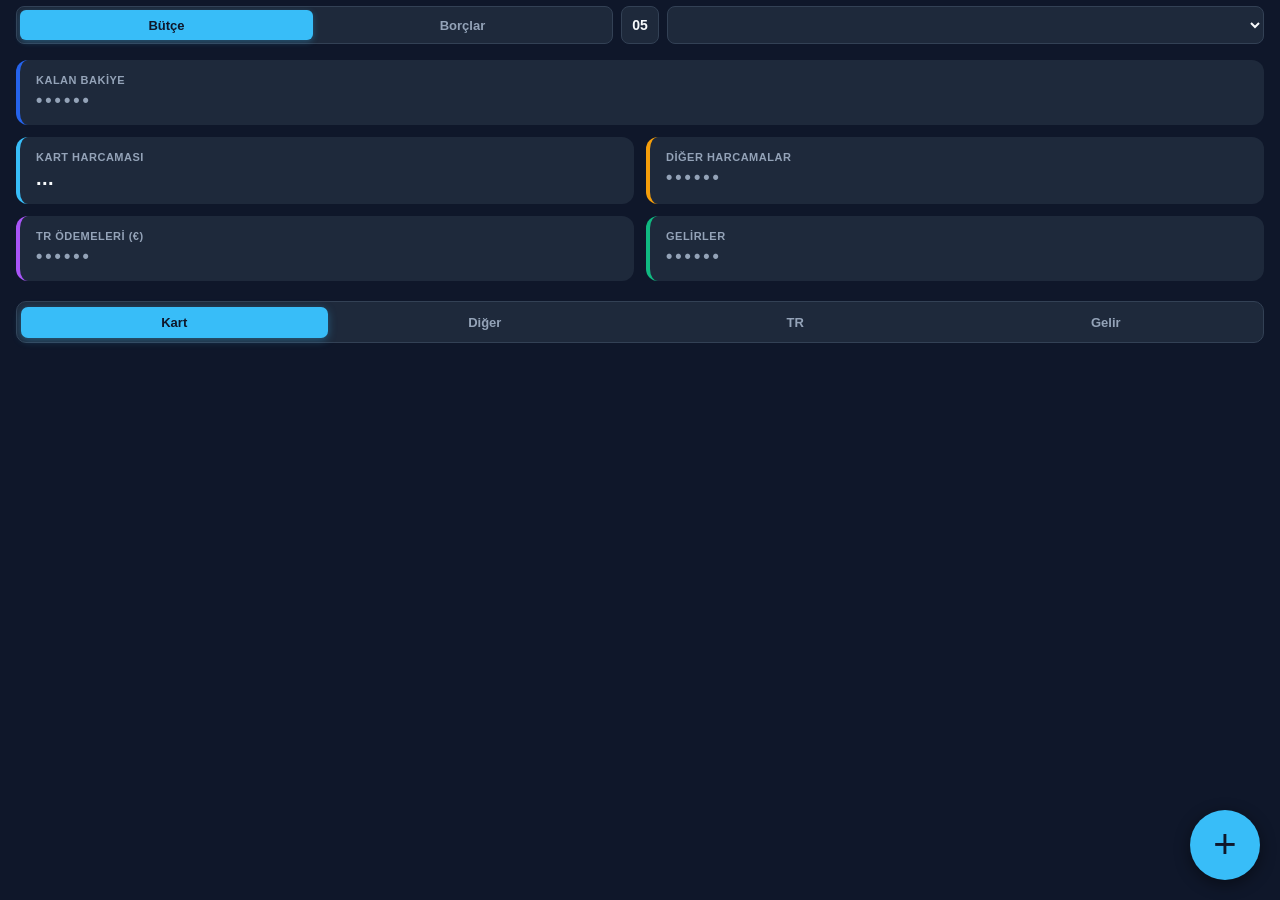
<file: index.html>
<!DOCTYPE html>
<html lang="tr">
<head>
  <meta charset="UTF-8">
  <meta name="viewport" content="width=device-width, initial-scale=1.0, maximum-scale=1.0, user-scalable=no, viewport-fit=cover">
  <meta name="apple-mobile-web-app-capable" content="yes">
  <meta name="apple-mobile-web-app-status-bar-style" content="black">
  <meta name="theme-color" content="#0f172a">
  <meta name="apple-mobile-web-app-title" content="Harcama Takip">
  
  <meta http-equiv="Cache-Control" content="no-cache, no-store, must-revalidate">
  <meta http-equiv="Pragma" content="no-cache">
  <meta http-equiv="Expires" content="0">

  <link rel="apple-touch-icon" href="./icon.png">
  <link rel="icon" type="image/png" href="./icon.png">

  <title>Harcama & Borç Takip</title>
  <style>
    :root {
      --bg: #0f172a;
      --card-bg: #1e293b;
      --accent: #38bdf8;
      --primary-blue: #2563eb;
      --text: #f8fafc;
      --text-dim: #94a3b8;
      --border: #334155;
      --green: #10b981;
      --red: #f43f5e;
      --orange: #f59e0b;
      --purple: #a855f7;
    }
    * { 
      box-sizing: border-box; 
      font-family: -apple-system, BlinkMacSystemFont, "Segoe UI", Roboto, sans-serif; 
      margin: 0; 
      padding: 0; 
      -webkit-tap-highlight-color: transparent;
      -webkit-touch-callout: none;
      -webkit-user-select: none;
      user-select: none;
    }

    input, textarea {
      -webkit-user-select: text !important;
      user-select: text !important;
      -webkit-touch-callout: default !important;
    }

    ::-webkit-scrollbar { display: none; }
    * { -ms-overflow-style: none; scrollbar-width: none; }

    html {
      background-color: var(--bg);
      margin: 0;
      padding: 0;
    }
    
    body { 
      background-color: var(--bg);
      color: var(--text); 
      padding-top: env(safe-area-inset-top, 0px);
      padding-left: 16px;
      padding-right: 16px;
      padding-bottom: 24px;
      margin: 0;
      min-height: 100vh;
    }

    body.modal-open {
      overflow: hidden !important;
      touch-action: none !important;
    }

    #appContent {
      transition: transform 0.2s ease-out;
      will-change: transform;
    }

    /* iOS 27 ÜST BLUR ÇÖZÜMÜ: ekranın en üstünde, opak, sabit, en az 6px yüksek ve geniş şerit.
       pointer-events:none KULLANMA (iOS'un şeridi görmesini engelleyebilir). */
    .ios-top-strip {
      position: fixed;
      top: 0;
      left: 0;
      right: 0;
      height: 6px;
      background-color: var(--bg);
      z-index: 151;
    }

    .status-bar-shield {
      display: none;
      position: fixed;
      top: 0;
      left: 0;
      right: 0;
      height: max(8px, env(safe-area-inset-top, 0px));
      background-color: var(--bg);
      z-index: 150;
    }

    #pullIndicator {
      position: fixed;
      top: calc(max(8px, env(safe-area-inset-top, 0px)) + 15px);
      left: 50%;
      transform: translateX(-50%) scale(0);
      background: var(--card-bg);
      border: 2px solid var(--accent);
      color: var(--accent);
      width: 52px;
      height: 52px;
      border-radius: 50%;
      display: flex;
      align-items: center;
      justify-content: center;
      font-size: 26px;
      font-weight: bold;
      z-index: 200;
      opacity: 0;
      box-shadow: 0 8px 24px rgba(0, 0, 0, 0.7);
      pointer-events: none;
      transition: transform 0.2s cubic-bezier(0.175, 0.885, 0.32, 1.275), opacity 0.2s ease;
    }
    .rotating { animation: spin 0.7s linear infinite !important; }
    @keyframes spin { 
      0% { transform: translateX(-50%) rotate(0deg); }
      100% { transform: translateX(-50%) rotate(360deg); }
    }

    .header { 
      display: grid; 
      grid-template-columns: 1fr 1fr; 
      gap: 12px; 
      margin-bottom: 16px; 
      padding-top: 6px; 
      align-items: center; 
    }

    .module-switcher {
      display: flex;
      background: var(--card-bg);
      border: 1px solid var(--border);
      border-radius: 8px;
      padding: 3px;
      gap: 3px;
      width: 100%;
      height: 38px;
    }
    .mod-btn {
      flex: 1;
      padding: 0;
      border: none;
      background: transparent;
      color: var(--text-dim);
      font-size: 13px;
      font-weight: 600;
      border-radius: 6px;
      cursor: pointer;
      display: flex;
      align-items: center;
      justify-content: center;
      transition: all 0.2s ease;
    }
    .mod-btn#modBudget.active {
      background: var(--accent);
      color: #0f172a;
      box-shadow: 0 2px 6px rgba(56, 189, 248, 0.3);
    }

    /* AJANDA (GÜN) BUTONU SEÇİLİ DURUMU (BÜTÇE İLE BİREBİR AYNI STİL) */
    #btnTimelineView.active {
      background: var(--accent) !important;
      color: #0f172a !important;
      border-color: var(--accent) !important;
      box-shadow: 0 2px 6px rgba(56, 189, 248, 0.35) !important;
    }
    
    .mod-btn#modDebts.active {
      background: var(--orange);
      color: #0f172a;
      box-shadow: 0 2px 6px rgba(245, 158, 11, 0.3);
    }

    select.sheet-select { 
      width: 100%; 
      height: 38px; 
      background: var(--card-bg); 
      color: var(--text); 
      border: 1px solid var(--border); 
      padding: 0 10px; 
      border-radius: 8px; 
      font-size: 13px; 
      font-weight: 600; 
      outline: none; 
      text-align: center; 
      transition: all 0.25s ease; 
    }

    select.sheet-select.past-month-warning {
      border: 2px solid var(--orange) !important;
      color: var(--orange) !important;
      background: rgba(245, 158, 11, 0.12) !important;
      box-shadow: 0 0 10px rgba(245, 158, 11, 0.25);
    }
    select.sheet-select.next-month-theme {
      border: 2px solid var(--purple) !important;
      color: var(--purple) !important;
      background: rgba(168, 85, 247, 0.12) !important;
      box-shadow: 0 0 10px rgba(168, 85, 247, 0.25);
    }

    .past-month-banner-container {
      display: none;
      justify-content: center;
      align-items: center;
      margin-bottom: 12px;
      animation: fadeIn 0.25s ease;
    }
    .past-month-banner-pill {
      background: rgba(245, 158, 11, 0.15);
      border: 1px solid var(--orange);
      color: var(--orange);
      padding: 6px 14px;
      border-radius: 20px;
      font-size: 12px;
      font-weight: 700;
      display: inline-flex;
      align-items: center;
      gap: 6px;
      cursor: pointer;
      box-shadow: 0 2px 8px rgba(245, 158, 11, 0.2);
    }
    .past-month-banner-pill.next-theme {
      background: rgba(168, 85, 247, 0.15) !important;
      border: 1px solid var(--purple) !important;
      color: var(--purple) !important;
      box-shadow: 0 2px 8px rgba(168, 85, 247, 0.2) !important;
    }
    .past-month-banner-pill:active {
      transform: scale(0.97);
      opacity: 0.85;
    }

    .summary-grid { display: grid; grid-template-columns: 1fr 1fr; gap: 12px; margin-bottom: 20px; }
    
    .summary-card { 
      background: var(--card-bg); 
      padding: 14px 16px; 
      border-radius: 12px; 
      border-left: 4px solid transparent; 
    }
    
    .summary-card.rem { grid-column: span 2; border-left-color: var(--primary-blue); }
    .summary-card.card-exp { border-left-color: var(--accent); cursor: pointer; transition: transform 0.1s, opacity 0.1s; }
    .summary-card.card-exp:active { transform: scale(0.98); opacity: 0.85; }
    .summary-card.manual-exp { border-left-color: var(--orange); }
    .summary-card.tr-exp { border-left-color: var(--purple); }
    .summary-card.income { border-left-color: var(--green); }
    
    .summary-card.debt-net { grid-column: span 2; border-left-color: var(--accent); }
    .summary-card.debt-give { border-left-color: var(--red); }
    .summary-card.debt-get { border-left-color: var(--green); }

    .summary-card.clickable { cursor: pointer; }
    .summary-card.clickable:active { opacity: 0.8; transform: scale(0.98); transition: transform 0.1s; }
    
    .summary-title { font-size: 11px; color: var(--text-dim); text-transform: uppercase; font-weight: 600; letter-spacing: 0.5px; }
    .summary-val { font-size: 20px; font-weight: 700; margin-top: 4px; letter-spacing: 0.5px; }
    
    .val-rem { font-size: 24px; }
    .val-card { color: var(--text); }
    .val-manual { color: var(--text); }
    .val-tr { color: var(--text); }
    .val-inc { color: var(--text); }
    .masked { letter-spacing: 3px; color: var(--text-dim) !important; font-size: 18px; }

    .tabs-bar-wrapper {
      position: relative;
      margin-bottom: 16px;
      min-height: 42px;
    }

    .tabs { 
      display: flex; 
      background: var(--card-bg); 
      border: 1px solid var(--border); 
      border-radius: 10px; 
      padding: 4px; 
      gap: 4px; 
      height: 42px; 
      box-sizing: border-box; 
      align-items: center; 
    }
    .tab-btn { 
      flex: 1; 
      padding: 8px 0; 
      text-align: center; 
      border: none; 
      background: transparent; 
      color: var(--text-dim); 
      font-size: 13px; 
      font-weight: 600; 
      border-radius: 7px; 
      cursor: pointer; 
      transition: all 0.2s ease; 
    }
    
    .tab-btn#tab-card.active { background: var(--accent); color: #0f172a; box-shadow: 0 2px 8px rgba(56, 189, 248, 0.35); }
    .tab-btn#tab-manual.active { background: var(--orange); color: #0f172a; box-shadow: 0 2px 8px rgba(245, 158, 11, 0.35); }
    .tab-btn#tab-tr.active { background: var(--purple); color: #ffffff; box-shadow: 0 2px 8px rgba(168, 85, 247, 0.35); }
    .tab-btn#tab-income.active { background: var(--green); color: #0f172a; box-shadow: 0 2px 8px rgba(16, 185, 129, 0.35); }
    
    .tab-btn#tab-debt-give.active { background: var(--red); color: #fff; box-shadow: 0 2px 8px rgba(244, 63, 94, 0.35); }
    .tab-btn#tab-debt-get.active { background: var(--green); color: #0f172a; box-shadow: 0 2px 8px rgba(16, 185, 129, 0.35); }
    .tab-btn#tab-debt-history.active { background: var(--purple); color: #fff; box-shadow: 0 2px 8px rgba(168, 85, 247, 0.35); }

    .search-bar-inline {
      display: none;
      align-items: center;
      background: var(--card-bg);
      border: 1px solid var(--accent);
      border-radius: 10px;
      padding: 0 8px 0 10px;
      height: 42px;
      box-sizing: border-box;
      gap: 6px;
      animation: fadeIn 0.2s ease;
    }
    .search-bar-inline.active {
      display: flex;
    }
    .search-bar-inline input {
      flex: 1;
      min-width: 0;
      background: transparent;
      border: none;
      outline: none;
      color: #fff;
      font-size: 14px;
      font-weight: 500;
    }
    .search-bar-inline input::placeholder {
      color: var(--text-dim);
      font-size: 12px;
    }
    
    .search-sum-badge {
      display: none;
      font-size: 11px;
      font-weight: 700;
      color: var(--accent);
      background: rgba(56, 189, 248, 0.12);
      border: 1px solid rgba(56, 189, 248, 0.25);
      padding: 3px 7px;
      border-radius: 6px;
      white-space: nowrap;
    }

    .search-clear-btn {
      background: rgba(255,255,255,0.08);
      border: none;
      color: var(--text-dim);
      width: 26px;
      height: 26px;
      border-radius: 50%;
      cursor: pointer;
      font-size: 12px;
      font-weight: bold;
      display: flex;
      align-items: center;
      justify-content: center;
      flex-shrink: 0;
    }
    .search-clear-btn:active {
      background: rgba(255,255,255,0.2);
      color: #fff;
    }

    .row-wrapper {
      position: relative;
      margin-bottom: 8px !important;
      border-radius: 10px;
      background: transparent;
      display: flex;
      flex-direction: column;
      overflow: hidden;
      box-sizing: border-box;
    }
    .swipe-container {
      position: relative;
      margin-bottom: 8px !important;
      border-radius: 10px;
      background: transparent;
      display: flex;
      flex-direction: column;
      overflow: hidden;
      box-sizing: border-box;
    }
    .swipe-actions {
      position: absolute;
      right: 0;
      top: 0;
      bottom: 0;
      height: 100%;
      display: flex;
      align-items: stretch;
      z-index: 1;
      border-radius: 0 10px 10px 0;
      overflow: hidden;
      pointer-events: none;
      opacity: 0;
      transition: opacity 0.15s ease;
    }
    .swipe-container.swiped .swipe-actions,
    .swipe-container.swiping .swipe-actions {
      opacity: 1;
      pointer-events: auto;
    }

    .swipe-btn {
      border: none;
      outline: none;
      color: #fff;
      font-weight: 700;
      font-size: 13px;
      cursor: pointer;
      display: flex;
      align-items: center;
      justify-content: center;
      white-space: nowrap;
      padding: 0;
      height: 100%;
      margin: 0;
      box-sizing: border-box;
    }
    .swipe-btn.edit { background: var(--primary-blue); width: 75px; }
    .swipe-btn.pay { background: var(--orange); width: 75px; }
    .swipe-btn.close { background: var(--primary-blue); width: 75px; }
    .swipe-btn.delete { background: var(--red); width: 75px; }
    .swipe-btn.undo { background: var(--red); width: 75px; }

    .item-card { 
      position: relative; 
      background: var(--card-bg); 
      border: 1px solid var(--border); 
      border-radius: 10px; 
      padding: 12px; 
      display: flex; 
      justify-content: space-between; 
      align-items: center; 
      z-index: 2; 
      transition: transform 0.2s ease-out, border-radius 0.2s ease, background 0.2s ease; 
      width: 100%; 
      min-height: 58px; 
      box-sizing: border-box; 
      cursor: pointer; 
      touch-action: pan-y; 
    }
    .swipe-container.swiped .item-card,
    .swipe-container.swiping .item-card {
      border-top-right-radius: 0;
      border-bottom-right-radius: 0;
    }

    .item-card.pending-card {
      background: #141d2b !important;
      border: 1px solid var(--border) !important;
    }
    .badge-pending {
      display: inline-block;
      background: rgba(245, 158, 11, 0.2);
      color: var(--orange);
      font-size: 10px;
      font-weight: 700;
      padding: 2px 6px;
      border-radius: 4px;
      margin-right: 4px;
    }

    .item-left .name { font-weight: 600; font-size: 14px; }
    .item-left .sub { font-size: 11px; color: var(--text-dim); margin-top: 2px; }
    .item-right { font-weight: 700; font-size: 15px; text-align: right; }
    .item-right .sub-eur { font-size: 11px; color: var(--text-dim); font-weight: 500; margin-top: 2px; }

    .accordion-body {
      display: none;
      background: #131d31;
      border: 1px solid var(--border);
      border-top: none;
      border-radius: 0 0 10px 10px;
      padding: 12px 14px;
      z-index: 2;
    }
    .accordion-body.open {
      display: block;
      animation: fadeIn 0.2s ease;
    }
    @keyframes fadeIn { from { opacity: 0; transform: translateY(-4px); } to { opacity: 1; transform: translateY(0); } }

    .acc-row {
      display: grid;
      grid-template-columns: 105px 1fr auto;
      align-items: center;
      gap: 6px;
      font-size: 12px;
      padding: 5px 0;
      border-bottom: 1px dashed rgba(255, 255, 255, 0.08);
    }
    .acc-row:last-child { border-bottom: none; }
    .acc-date { color: var(--text-dim); white-space: nowrap; }
    .acc-note { color: var(--text); text-align: left; }
    .acc-amount { font-weight: 600; text-align: right; white-space: nowrap; }

    .fab { 
      position: fixed; 
      bottom: 20px; 
      right: 20px; 
      background: var(--accent); 
      color: #0f172a; 
      width: 70px; 
      height: 70px; 
      border-radius: 50%; 
      border: none; 
      box-shadow: 0 4px 16px rgba(0, 0, 0, 0.45); 
      cursor: pointer; 
      display: flex; 
      align-items: center; 
      justify-content: center; 
      z-index: 50; 
      transition: transform 0.15s cubic-bezier(0.175, 0.885, 0.32, 1.275); 
      touch-action: none; 
      user-select: none; 
      -webkit-user-select: none; 
    }
    .fab span { 
      display: block; 
      font-size: 40px; 
      font-weight: 400; 
      line-height: 1; 
      margin-top: -3px; 
      pointer-events: none; 
    }
    .fab:active { transform: scale(0.92); opacity: 0.9; }

    /* FAB AKSİYON BUTONLARI & SÜRÜM ROZETİ */
    .fab-mini-action {
      position: fixed;
      right: 22px;
      color: #fff;
      padding: 10px 14px;
      border-radius: 20px;
      border: none;
      box-shadow: 0 6px 20px rgba(0,0,0,0.6);
      font-size: 13px;
      font-weight: 700;
      display: none;
      align-items: center;
      gap: 6px;
      z-index: 60;
      cursor: pointer;
      animation: popUp 0.25s cubic-bezier(0.175, 0.885, 0.32, 1.275);
    }
    #badgeVersionAction {
      bottom: 405px;
      background: #1e293b;
      color: var(--text-dim);
      border: 1px solid var(--border);
      font-size: 11px;
      font-weight: 600;
      padding: 5px 12px;
      pointer-events: none;
      box-shadow: 0 4px 12px rgba(0,0,0,0.4);
    }
    #btnProjectsAction {
      bottom: 355px;
      background: var(--primary-blue);
      color: #fff;
    }
    #btnPastMonthReportAction {
      bottom: 305px;
      background: #475569;
      color: #fff;
    }
    #btnControlAction {
      bottom: 255px;
      background: var(--green);
      color: #0f172a;
    }
    #btnToggleSearchAction {
      bottom: 205px;
      background: var(--accent);
      color: #0f172a;
    }
    #btnLiquidityAction {
      bottom: 155px;
      background: var(--orange);
      color: #0f172a;
    }
    #btnLastMonthAction {
      bottom: 105px;
      background: var(--purple);
      color: #fff;
    }

    @keyframes popUp {
      from { transform: translateY(20px) scale(0.6); opacity: 0; }
      to { transform: translateY(0px) scale(1); opacity: 1; }
    }
    
    .modal { 
      display: none; 
      position: fixed; 
      inset: 0; 
      background: rgba(0,0,0,0.75); 
      align-items: flex-end; 
      z-index: 999; 
      touch-action: pan-y; 
    }
    .modal-content { 
      background: var(--card-bg); 
      width: 100%; 
      border-radius: 20px 20px 0 0; 
      padding: 20px; 
      padding-bottom: max(25px, env(safe-area-inset-bottom)); 
      border-top: 1px solid var(--border); 
      box-sizing: border-box; 
      max-height: 90vh; 
      overflow-y: auto; 
      overscroll-behavior: contain; 
      -webkit-overflow-scrolling: touch; 
    }
    
    .type-switcher {
      display: flex;
      gap: 5px;
      margin-bottom: 14px;
      background: var(--bg);
      padding: 4px;
      border-radius: 10px;
      border: 1px solid var(--border);
    }
    .type-btn {
      flex: 1;
      padding: 9px 0;
      border: none;
      background: transparent;
      color: var(--text-dim);
      font-size: 11px;
      font-weight: 600;
      border-radius: 7px;
      cursor: pointer;
      transition: all 0.2s ease;
    }
    
    .type-btn#btnTypeCard.active { background: var(--accent); color: #0f172a; }
    .type-btn#btnTypeManual.active { background: var(--orange); color: #0f172a; }
    .type-btn#btnTypeTR.active { background: var(--purple); color: #ffffff; }
    .type-btn#btnTypeIncome.active { background: var(--green); color: #0f172a; }
    
    .type-btn#btnTypeDebtGive.active { background: var(--red); color: #ffffff; }
    .type-btn#btnTypeDebtGet.active { background: var(--green); color: #0f172a; }

    /* SOL KENAR DURUM ŞERİDİ */
    #edgeIndicator {
      position: fixed;
      top: 0;
      bottom: 0;
      left: 0;
      width: 1px;
      z-index: 160;
      pointer-events: none;
      display: none;
      transition: background-color 0.25s ease, box-shadow 0.25s ease;
    }
    #edgeIndicator.next-month {
      display: block;
      background-color: var(--purple);
    }
    #edgeIndicator.past-month {
      display: block;
      background-color: var(--orange);
    }
    
    .form-group { 
      margin-bottom: 12px; 
      width: 100%; 
      box-sizing: border-box; 
      position: relative; 
    }
    .form-group label { 
      display: block; 
      font-size: 12px; 
      color: var(--text-dim); 
      margin-bottom: 4px; 
    }
    
    .form-group input { 
      width: 100%; 
      max-width: 100%; 
      min-width: 0; 
      background: var(--bg); 
      border: 1px solid var(--border); 
      color: #fff; 
      padding: 11px 12px; 
      border-radius: 8px; 
      font-size: 15px; 
      outline: none; 
      box-sizing: border-box; 
      display: block; 
      -webkit-appearance: none; 
      appearance: none; 
    }
    .form-group input[type="date"] {
      min-height: 44px;
      line-height: normal;
    }
    .form-group input:focus { border-color: var(--accent); }

    .combobox-container {
      position: relative;
      width: 100%;
    }
    .combobox-input {
      padding-right: 40px !important;
    }
    .combobox-arrow {
      position: absolute;
      right: 0;
      top: 0;
      bottom: 0;
      width: 40px;
      display: flex;
      align-items: center;
      justify-content: center;
      color: var(--text-dim);
      font-size: 12px;
      cursor: pointer;
      user-select: none;
      transition: transform 0.2s ease, color 0.2s ease;
    }
    .combobox-arrow:active {
      color: var(--accent);
      transform: scale(0.9);
    }
    .combobox-dropdown {
      display: none;
      position: absolute;
      left: 0;
      right: 0;
      background: #131d31;
      border: 1px solid var(--border);
      border-radius: 8px;
      max-height: 135px;
      overflow-y: auto;
      z-index: 1050;
      box-shadow: 0 8px 24px rgba(0, 0, 0, 0.7);
      -webkit-overflow-scrolling: touch;
    }
    .combobox-dropdown.open {
      display: block;
      animation: fadeIn 0.15s ease;
    }
    .combobox-dropdown.open-down {
      top: calc(100% + 4px);
      bottom: auto;
    }
    .combobox-dropdown.open-up {
      bottom: calc(100% + 4px);
      top: auto;
    }
    .combobox-item {
      padding: 10px 14px;
      font-size: 14px;
      color: var(--text);
      cursor: pointer;
      border-bottom: 1px solid rgba(255, 255, 255, 0.05);
    }
    .combobox-item:last-child {
      border-bottom: none;
    }
    .combobox-item:active, .combobox-item.highlighted {
      background: rgba(56, 189, 248, 0.15);
      color: var(--accent);
      font-weight: 600;
    }

    .modal-actions { display: flex; flex-direction: column; gap: 8px; margin-top: 16px; }
    .btn-submit { 
      width: 100%; 
      background: var(--accent); 
      color: #0f172a; 
      font-weight: bold; 
      padding: 13px; 
      border-radius: 10px; 
      border: none; 
      font-size: 15px; 
      cursor: pointer; 
    }
    .btn-cancel { 
      width: 100%; 
      background: #334155; 
      color: var(--text); 
      font-weight: 600; 
      padding: 12px; 
      border-radius: 10px; 
      border: 1px solid var(--border); 
      font-size: 15px; 
      cursor: pointer; 
    }

    .template-item {
      display: flex;
      align-items: center;
      justify-content: space-between;
      padding: 10px 12px;
      background: var(--bg);
      border: 1px solid var(--border);
      border-radius: 8px;
      margin-bottom: 8px;
      cursor: pointer;
    }
    .template-item input[type="checkbox"] {
      width: 20px;
      height: 20px;
      accent-color: var(--purple);
      margin-right: 10px;
      cursor: pointer;
    }
    .template-tag {
      font-size: 10px;
      font-weight: 700;
      padding: 2px 6px;
      border-radius: 4px;
      margin-right: 6px;
      display: inline-block;
      white-space: nowrap;
    }
    .tag-card { background: rgba(56, 189, 248, 0.2); color: var(--accent); }
    .tag-manual { background: rgba(245, 158, 11, 0.2); color: var(--orange); }
    .tag-tr { background: rgba(168, 85, 247, 0.2); color: var(--purple); }
    .tag-income { background: rgba(16, 185, 129, 0.2); color: var(--green); }

    .liq-section-title {
      font-size: 11px;
      font-weight: 700;
      color: var(--text-dim);
      text-transform: uppercase;
      letter-spacing: 0.5px;
      margin: 14px 0 6px 2px;
    }
    .liq-card {
      background: var(--bg);
      border: 1px solid var(--border);
      border-radius: 10px;
      padding: 12px 14px;
      margin-bottom: 8px;
    }
    .liq-row {
      display: flex;
      justify-content: space-between;
      align-items: center;
      padding: 5px 0;
      font-size: 13px;
      border-bottom: 1px dashed rgba(255, 255, 255, 0.06);
    }
    .liq-row:last-child { border-bottom: none; }
    .liq-row.total-row {
      font-weight: 700;
      font-size: 14px;
      border-top: 1px solid var(--border);
      margin-top: 6px;
      padding-top: 8px;
    }
    .liq-acc-header {
      display: flex;
      justify-content: space-between;
      align-items: center;
      cursor: pointer;
      user-select: none;
    }

    /* MINI GÖRÜNÜM DEĞİŞTİRİCİLER */
    .mini-view-switcher {
      display: flex;
      background: var(--bg);
      border: 1px solid var(--border);
      border-radius: 8px;
      padding: 3px;
      gap: 3px;
      height: 36px;
      box-sizing: border-box;
      flex-shrink: 0;
    }
    .mini-view-switcher.two-way {
      width: 140px;
    }
    .mini-view-switcher.three-way {
      width: 205px;
    }
    .mini-view-btn {
      flex: 1;
      border: none;
      background: transparent;
      color: var(--text-dim);
      font-size: 12px;
      font-weight: 600;
      padding: 0 4px;
      border-radius: 6px;
      cursor: pointer;
      display: flex;
      align-items: center;
      justify-content: center;
      white-space: nowrap;
      transition: all 0.2s ease;
    }
    .mini-view-btn.active {
      background: var(--orange);
      color: #0f172a;
      box-shadow: 0 2px 6px rgba(245, 158, 11, 0.35);
    }

    /* YATAY KAYAN AKILLI FİLTRE ÇİPLERİ */
    .filter-chip-bar {
      display: flex;
      align-items: center;
      gap: 6px;
      overflow-x: auto;
      white-space: nowrap;
      padding: 2px 0 10px 0;
      margin-bottom: 6px;
      -webkit-overflow-scrolling: touch;
    }
    .filter-chip {
      background: var(--bg);
      border: 1px solid var(--border);
      color: var(--text-dim);
      font-size: 11px;
      font-weight: 600;
      padding: 5px 12px;
      border-radius: 14px;
      cursor: pointer;
      transition: all 0.2s ease;
      user-select: none;
      flex-shrink: 0;
    }
    .filter-chip.active {
      background: rgba(56, 189, 248, 0.15);
      border-color: var(--accent);
      color: var(--accent);
    }

    /* SABİT BİLGİ ŞERİDİ */
    .static-info-banner {
      background: rgba(56, 189, 248, 0.08);
      border: 1px solid rgba(56, 189, 248, 0.3);
      border-radius: 8px;
      padding: 9px 12px;
      display: flex;
      justify-content: space-between;
      align-items: center;
      margin-bottom: 10px;
      font-size: 12px;
      font-weight: 600;
    }

    /* AJANDA DÜZENİ */
    .calendar-timeline-card {
      background: var(--bg);
      border: 1px solid var(--border);
      border-radius: 10px;
      margin-bottom: 8px;
      overflow: hidden;
      transition: border-color 0.2s ease;
    }
    .calendar-day-header {
      display: flex;
      justify-content: space-between;
      align-items: center;
      padding: 12px 14px;
      cursor: pointer;
      user-select: none;
    }
    .calendar-day-header:active {
      background: rgba(255,255,255,0.03);
    }
    .calendar-day-badge {
      display: flex;
      align-items: baseline;
      gap: 6px;
    }
    .calendar-day-num {
      font-size: 20px;
      font-weight: 800;
      color: var(--accent);
      line-height: 1;
    }
    .calendar-day-name {
      font-size: 13px;
      font-weight: 600;
      color: var(--text-dim);
    }
    .calendar-day-total {
      font-size: 15px;
      font-weight: 700;
      display: flex;
      align-items: center;
      gap: 6px;
    }
    .calendar-day-body {
      display: none;
      padding: 4px 14px 10px 14px;
      border-top: 1px dashed rgba(255,255,255,0.07);
      background: rgba(0, 0, 0, 0.15);
    }
    .calendar-day-body.open {
      display: block !important;
      animation: fadeIn 0.15s ease;
    }

    /* AJANDA SATIRINDA KUSURSUZ SOL-SAĞ HİZALAMA */
    .cal-item-row {
      display: flex;
      justify-content: space-between;
      align-items: center;
      padding: 8px 0;
      border-bottom: 1px dashed rgba(255, 255, 255, 0.06);
    }
    .cal-item-row:last-child {
      border-bottom: none;
    }
    .cal-item-left {
      display: flex;
      align-items: flex-start;
      gap: 8px;
      max-width: 65%;
      min-width: 0;
    }
    .cal-item-tag-box {
      flex-shrink: 0;
      margin-top: 1px;
    }
    .cal-item-col {
      display: flex;
      flex-direction: column;
      gap: 2px;
      min-width: 0;
    }
    .cal-item-desc {
      font-weight: 600;
      font-size: 13px;
      color: #fff;
      word-break: break-word;
      line-height: 1.25;
    }
    .cal-item-sub {
      font-size: 11px;
      color: var(--text-dim);
      line-height: 1.2;
    }
    .cal-item-right {
      display: flex;
      flex-direction: column;
      align-items: flex-end;
      justify-content: center;
      gap: 2px;
      white-space: nowrap;
      text-align: right;
      flex-shrink: 0;
      padding-left: 6px;
    }
    .cal-item-primary-amt {
      font-weight: 700;
      font-size: 14px;
      font-variant-numeric: tabular-nums;
    }
    .cal-item-secondary-amt {
      font-size: 11px;
      color: var(--text-dim);
      font-variant-numeric: tabular-nums;
    }

    /* DİNAMİK AJANDA ALT TOPLAM KARTI */
    .calendar-summary-bottom-card {
      background: #141d2b;
      border: 1px solid var(--accent);
      border-radius: 10px;
      padding: 11px 14px;
      margin-top: 12px;
      display: flex;
      justify-content: space-between;
      align-items: center;
      box-shadow: 0 4px 14px rgba(0, 0, 0, 0.4);
    }
    .calendar-summary-title {
      font-size: 12px;
      font-weight: 700;
      color: var(--accent);
      display: flex;
      flex-direction: column;
      gap: 2px;
    }
    .calendar-summary-amounts {
      text-align: right;
      display: flex;
      flex-direction: column;
      gap: 2px;
    }
  </style>
</head>
<body>

  <div id="edgeIndicator"></div>
  <div class="status-bar-shield"></div>
  <div class="ios-top-strip"></div>
  <div id="pullIndicator">↓</div>

  <div id="appContent">
    <div class="header" style="grid-template-columns: 1fr 38px 1fr; gap: 8px;">
      <div class="module-switcher">
        <button class="mod-btn active" id="modBudget" onclick="switchModule('budget')">Bütçe</button>
        <button class="mod-btn" id="modDebts" onclick="switchModule('debts')">Borçlar</button>
      </div>
      
      <!-- ORTADAKİ DİNAMİK GÜN BUTONU -->
      <button type="button" id="btnTimelineView" style="height:38px; width:38px; background:var(--card-bg); border:1px solid var(--border); border-radius:8px; color:var(--text); font-size:14px; font-weight:800; cursor:pointer; display:flex; align-items:center; justify-content:center; transition:all 0.2s;" onclick="switchModule('timeline')">
        <span id="btnTimelineDayNum">--</span>
      </button>

      <select id="sheetSelect" class="sheet-select" onchange="onFilterChange()"></select>
    </div>

    <!-- 1. BÜTÇE MODÜLÜ GÖRÜNÜMÜ -->
    <div id="viewBudget">

      <!-- KALAN BAKİYE ÜSTÜNDEKİ UYARI VE DÖNÜŞ ROZETİ (GEÇMİŞ AY & GELECEK AY DESTEKLİ) -->
      <div class="past-month-banner-container" id="pastMonthBannerContainer">
        <div class="past-month-banner-pill" id="pastMonthBannerPill" onclick="resetToCurrentMonth()">
          <span id="pastMonthBannerText">Ağustos 2026 İnceleniyor</span>
          <span style="text-decoration: underline; margin-left: 2px;">Mevcut Ay'a Dön</span>
        </div>
      </div>

      <div class="summary-grid">
        <div class="summary-card rem clickable" id="cardSummaryRem" data-mask-key="rem" data-card-title="Kalan Bakiye">
          <div class="summary-title">Kalan Bakiye</div>
          <div class="summary-val val-rem masked" id="remVal">••••••</div>
        </div>
        <div class="summary-card card-exp" id="cardExpSummaryCard">
          <div class="summary-title">Kart Harcaması</div>
          <div class="summary-val val-card" id="cardVal">...</div>
        </div>
        <div class="summary-card manual-exp clickable" id="cardSummaryManual" data-mask-key="manual" data-card-title="Diğer Harcamalar">
          <div class="summary-title">Diğer Harcamalar</div>
          <div class="summary-val val-manual masked" id="manualVal">••••••</div>
        </div>
        <div class="summary-card tr-exp clickable" id="cardSummaryTr" data-mask-key="tr" data-card-title="TR Ödemeleri">
          <div class="summary-title">TR Ödemeleri (€)</div>
          <div class="summary-val val-tr masked" id="trVal">••••••</div>
        </div>
        <div class="summary-card income clickable" id="cardSummaryInc" data-mask-key="inc" data-card-title="Gelirler">
          <div class="summary-title">Gelirler</div>
          <div class="summary-val val-inc masked" id="incVal">••••••</div>
        </div>
      </div>

      <div class="tabs-bar-wrapper">
        <div class="tabs" id="budgetTabsRow">
          <button class="tab-btn active" id="tab-card" onclick="switchBudgetTab('card')">Kart</button>
          <button class="tab-btn" id="tab-manual" onclick="switchBudgetTab('manual')">Diğer</button>
          <button class="tab-btn" id="tab-tr" onclick="switchBudgetTab('tr')">TR</button>
          <button class="tab-btn" id="tab-income" onclick="switchBudgetTab('income')">Gelir</button>
        </div>

        <div class="search-bar-inline" id="budgetSearchBar">
          <span style="font-size:14px; opacity:0.8;">🔍</span>
          <input type="text" id="liveSearchInputBudget" placeholder="Harcamalarda ara (satıcı, kart, tutar)..." autocomplete="off" oninput="handleSearchInput('budget')">
          <span class="search-sum-badge" id="budgetSearchSumBadge">(0) €0,00</span>
          <button type="button" class="search-clear-btn" onclick="closeSearchMode('budget')">✕</button>
        </div>
      </div>
    </div>

    <!-- 2. BORÇLAR MODÜLÜ GÖRÜNÜMÜ -->
    <div id="viewDebts" style="display: none;">
      <div class="summary-grid">
        <div class="summary-card debt-net clickable" id="cardSummaryDebtNet" data-mask-key="debtNet" data-card-title="Net Borç / Alacak">
          <div class="summary-title" id="lblDebtNetTitle">Net Borç / Alacak Durumu</div>
          <div class="summary-val val-rem masked" id="debtNetVal">••••••</div>
        </div>
        <div class="summary-card debt-give clickable" id="cardSummaryDebtGive" data-mask-key="debtGive" data-card-title="Borçlarım">
          <div class="summary-title" id="lblDebtGiveTitle">Borçlarım (Aldıklarım)</div>
          <div class="summary-val masked" id="debtGiveVal" style="color:var(--red);">••••••</div>
        </div>
        <div class="summary-card debt-get clickable" id="cardSummaryDebtGet" data-mask-key="debtGet" data-card-title="Alacaklarım">
          <div class="summary-title" id="lblDebtGetTitle">Alacaklarım (Verdiklerim)</div>
          <div class="summary-val masked" id="debtGetVal" style="color:var(--green);">••••••</div>
        </div>
      </div>

      <div class="tabs-bar-wrapper">
        <div class="tabs" id="debtsTabsRow">
          <button class="tab-btn active" id="tab-debt-give" onclick="switchDebtTab('debt')">Borçlarım</button>
          <button class="tab-btn" id="tab-debt-get" onclick="switchDebtTab('credit')">Alacaklarım</button>
          <button class="tab-btn" id="tab-debt-history" onclick="switchDebtTab('history')">Geçmiş</button>
        </div>

        <div class="search-bar-inline" id="debtsSearchBar">
          <span style="font-size:14px; opacity:0.8;">🔍</span>
          <input type="text" id="liveSearchInputDebts" placeholder="Kişi, tutar veya not ara..." autocomplete="off" oninput="handleSearchInput('debts')">
          <span class="search-sum-badge" id="debtsSearchSumBadge">(0) €0,00</span>
          <button type="button" class="search-clear-btn" onclick="closeSearchMode('debts')">✕</button>
        </div>
      </div>
    </div>

    <!-- 3. SÜREKLİ AJANDA GÖRÜNÜMÜ -->
    <div id="viewTimeline" style="display: none; animation: fadeIn 0.2s ease;">
      <!-- SABİT ÜST KONTROL ALANI -->
      <div style="background: var(--bg); padding-bottom: 6px;">
        <div style="display: flex; justify-content: space-between; align-items: center; margin-bottom: 8px;">
          <!-- YAN YANA ÜÇ SEÇENEK: Ödenmişler & Geçmiş & Gelecek (Hepsi Mor Tikli, Açılışta Kapalı) -->
          <div style="display: flex; align-items: center; gap: 12px;">
            <label style="display: inline-flex; align-items: center; gap: 5px; font-size: 12px; font-weight: 600; color: var(--text-dim); cursor: pointer;">
              <input type="checkbox" id="chkTimelineShowPaid" onchange="renderMainTimelineView()" style="accent-color: var(--purple); width: 15px; height: 15px; cursor: pointer;">
              Ödenmişler
            </label>
            <label style="display: inline-flex; align-items: center; gap: 5px; font-size: 12px; font-weight: 600; color: var(--text-dim); cursor: pointer;">
              <input type="checkbox" id="chkTimelineShowPast" onchange="renderMainTimelineView()" style="accent-color: var(--purple); width: 15px; height: 15px; cursor: pointer;">
              Geçmiş
            </label>
            <label style="display: inline-flex; align-items: center; gap: 5px; font-size: 12px; font-weight: 600; color: var(--text-dim); cursor: pointer;">
              <input type="checkbox" id="chkTimelineShowNext" onchange="renderMainTimelineView()" style="accent-color: var(--purple); width: 15px; height: 15px; cursor: pointer;">
              Gelecek
            </label>
          </div>

          <button type="button" id="timeline-btn-toggle-all" style="background: transparent; border: none; color: var(--accent); font-size: 12px; font-weight: 700; cursor: pointer; padding: 2px 0;" onclick="toggleAllCalendarBodies('main-timeline')">Tümünü Aç ▼</button>
        </div>

        <!-- Yatay Kayan Çip Filtreleri -->
        <div class="filter-chip-bar" id="timelineFilterChipBar" style="margin-bottom: 0; padding-bottom: 4px;"></div>
      </div>

      <!-- SADECE KARTLARIN KAYDIĞI İÇ ALAN -->
      <div id="timelineListContainer" style="overflow-y: auto; max-height: calc(100vh - 200px); padding-top: 6px; padding-bottom: 85px; -webkit-overflow-scrolling: touch;"></div>
    </div>
    
    <div id="listContainer"></div>
  </div>

  <!-- BASILI TUTUNCA ÇIKAN SÜRÜM ROZETİ VE 5 AKSİYON BUTONU -->
  <div id="badgeVersionAction" class="fab-mini-action">
    Sürüm 3.8.2
  </div>
  <button id="btnProjectsAction" class="fab-mini-action" onclick="openProjects()">
    📁 Projeler
  </button>
  <button id="btnPastMonthReportAction" class="fab-mini-action" onclick="openPastMonthReportModal()">
    📊 Geçmiş Ay Raporu
  </button>
  <button id="btnControlAction" class="fab-mini-action" onclick="openControlModal()">
    📋 Ay İçi Kontrol
  </button>
  <button id="btnToggleSearchAction" class="fab-mini-action" onclick="toggleSearchFromFab()">
    🔍 Harcamalarda Ara
  </button>
  <button id="btnLiquidityAction" class="fab-mini-action" onclick="openLiquidityModal()">
    🔮 Likidite Planlaması
  </button>
  <button id="btnLastMonthAction" class="fab-mini-action" onclick="openLastMonthTemplateModal()">
    📋 Kayıtları Aktar
  </button>

  <div id="projeFrameWrap" style="display:none; position:fixed; inset:0; z-index:100000; background:#0f172a;">
    <iframe id="projeFrame" title="Projeler" style="width:100%; height:100%; border:0; background:#0f172a;"></iframe>
  </div>

  <button class="fab" id="mainFab"><span>+</span></button>

  <!-- GEÇMİŞ AY RAPORU MODALI -->
  <div class="modal" id="modalPastMonthReport">
    <div class="modal-content" id="pastReportModalContent">
      <div style="display:flex; justify-content:space-between; align-items:center; margin-bottom:10px;">
        <h3 style="font-size: 16px; margin: 0;">Geçmiş Ay Raporu</h3>
        <select id="pastReportSheetSelect" class="sheet-select" style="width:130px; height:32px; font-size:12px; padding:0 6px;" onchange="onPastReportSheetChange()"></select>
      </div>

      <div style="display:flex; justify-content:flex-end; margin-bottom:12px;">
        <div class="mini-view-switcher two-way" style="width:140px; height:32px;">
          <button type="button" class="mini-view-btn active" id="btnPastViewSummary" onclick="switchPastReportView('summary')">Özet</button>
          <button type="button" class="mini-view-btn" id="btnPastViewCalendar" onclick="switchPastReportView('calendar')">Ajanda</button>
        </div>
      </div>

      <div id="pastReportContent" style="max-height: 65vh; overflow-y: auto; padding-right: 2px;"></div>

      <div class="modal-actions" style="margin-top: 14px;">
        <button type="button" class="btn-cancel" onclick="closeModal('modalPastMonthReport')">Kapat</button>
      </div>
    </div>
  </div>

    <!-- LİKİDİTE PLANLAMASI MODALI (ÖZET | AJANDA | PLAN) -->
  <div class="modal" id="modalLiquidity">
    <div class="modal-content" id="liquidityModalContent">
      <div style="display:flex; justify-content:space-between; align-items:center; margin-bottom:14px; gap:8px;">
        <h3 style="font-size: 15px; white-space: nowrap; margin: 0;">Likidite Planlaması</h3>
        <div class="mini-view-switcher three-way">
          <button type="button" class="mini-view-btn active" id="btnLiqViewSummary" onclick="switchLiquidityView('summary')">Özet</button>
          <button type="button" class="mini-view-btn" id="btnLiqViewCalendar" onclick="switchLiquidityView('calendar')">Ajanda</button>
          <button type="button" class="mini-view-btn" id="btnLiqViewPlan" onclick="switchLiquidityView('plan')">Plan</button>
        </div>
      </div>

      <div id="liquidityReportContent" style="max-height: 65vh; overflow-y: auto; padding-right: 2px;"></div>

      <div class="modal-actions" style="margin-top: 14px;">
        <button type="button" class="btn-cancel" onclick="closeModal('modalLiquidity')">Kapat</button>
      </div>
    </div>
  </div>

  <!-- AY İÇİ KONTROL MODALI (ÖZET | AJANDA | PLAN) -->
  <div class="modal" id="modalControl">
    <div class="modal-content" id="controlModalContent">
      <div style="display:flex; justify-content:space-between; align-items:center; margin-bottom:12px; gap:8px;">
        <h3 id="lblControlHeaderTitle" 
            ontouchstart="handleHeaderPressStart()" ontouchend="handleHeaderPressEnd()" ontouchcancel="handleHeaderPressCancel()"
            onmousedown="handleHeaderPressStart()" onmouseup="handleHeaderPressEnd()" onmouseleave="handleHeaderPressCancel()"
            style="font-size: 15px; white-space: nowrap; margin: 0; cursor: pointer; -webkit-user-select:none; user-select:none; -webkit-touch-callout:none;">
          Ay İçi Kontrol
        </h3>
        <div class="mini-view-switcher three-way">
          <button type="button" class="mini-view-btn active" id="btnCtrlViewSummary" onclick="switchControlView('summary')">Özet</button>
          <button type="button" class="mini-view-btn" id="btnCtrlViewCalendar" onclick="switchControlView('calendar')">Ajanda</button>
          <button type="button" class="mini-view-btn" id="btnCtrlViewPlan" onclick="switchControlView('plan')">Plan</button>
        </div>
      </div>

      <!-- SABİT ÖDENENLER / (TOPLAM) / KALANLAR BUTONLARI -->
      <div id="ctrlSegmentBar" style="display:flex; background:rgba(255,255,255,0.06); padding:3px; border-radius:10px; gap:4px; margin-bottom:12px;">
        <button type="button" id="btnCtrlOdenen" onclick="setControlSubTab('odenen')" style="flex:1; border:none; padding:8px 0; border-radius:7px; font-weight:700; font-size:12px; cursor:pointer; transition:0.2s; background:transparent; color:var(--text-dim);">
          Ödenenler (0)
        </button>
        <button type="button" id="btnCtrlAll" onclick="setControlSubTab('all')" style="flex:0.45; max-width:55px; border:none; padding:8px 0; border-radius:7px; font-weight:700; font-size:12px; cursor:pointer; transition:0.2s; background:transparent; color:var(--text-dim);">
          (0)
        </button>
        <button type="button" id="btnCtrlKalan" onclick="setControlSubTab('kalan')" style="flex:1; border:none; padding:8px 0; border-radius:7px; font-weight:700; font-size:12px; cursor:pointer; transition:0.2s; background:var(--red); color:#fff;">
          Kalanlar (0)
        </button>
      </div>

      <div id="controlReportContent" style="max-height: 65vh; overflow-y: auto; padding-right: 2px;"></div>

      <div class="modal-actions" style="margin-top: 14px;">
        <button type="button" class="btn-cancel" onclick="closeModal('modalControl')">Kapat</button>
      </div>
    </div>
  </div>

  <!-- TELEGRAM RAPOR SEÇİM VE GÖNDERİM MODALI -->
  <div class="modal" id="modalTelegramChooser" style="display:none; align-items:center; justify-content:center; position:fixed; top:0; left:0; width:100%; height:100%; background:rgba(0,0,0,0.6); z-index:9999;">
    <div class="modal-content" style="background:var(--card-bg, #1a1f2c); border:1px solid var(--border); border-radius:14px; padding:20px; width:90%; max-width:320px; text-align:center; box-shadow:0 10px 30px rgba(0,0,0,0.5);">
      <h3 style="font-size:16px; margin:0 0 8px 0; color:#fff;">Liste Gönder</h3>
      <p style="font-size:13px; color:var(--text-dim); margin:0 0 16px 0;">
        Hangi listeyi göndermek istiyorsunuz?
      </p>
      
      <div style="display:flex; flex-direction:column; gap:10px;">
        <button type="button" id="btnSendOdenenlerTg" onclick="executeSendTelegramReport('odenen')" style="background:var(--green); color:#000; border:none; padding:12px; border-radius:8px; font-weight:700; font-size:13px; cursor:pointer;">
          ✓ Yapılan Ödemeler Listesi
        </button>
        <button type="button" id="btnSendKalanlarTg" onclick="executeSendTelegramReport('kalan')" style="background:var(--red); color:#fff; border:none; padding:12px; border-radius:8px; font-weight:700; font-size:13px; cursor:pointer;">
          ⏳ Kalan Ödemeler Listesi
        </button>
        <button type="button" onclick="closeModal('modalTelegramChooser')" style="background:transparent; border:none; color:var(--text-dim); font-size:12px; margin-top:4px; cursor:pointer; padding:6px;">
          Vazgeç
        </button>
      </div>
    </div>
  </div>

  <!-- BÜTÇE EKLEME & DÜZENLEME MODALI -->
  <div class="modal" id="modalBudget">
    <div class="modal-content">
      <!-- BAŞLIK VE YANINDA MİNİ TAŞIMA BUTONU -->
      <div style="display: flex; justify-content: space-between; align-items: center; margin-bottom: 14px;">
        <h3 style="font-size: 16px; margin: 0;" id="lblModalBudgetTitle">Kayıt Ekle</h3>
        <button type="button" id="btnMoveMonthAction" style="display: none; font-size: 11px; font-weight: 700; padding: 4px 10px; border-radius: 6px; border: none; cursor: pointer; white-space: nowrap;" onclick="submitMoveMonthEntry()"></button>
      </div>
      
      <div class="type-switcher" id="budgetTypeSwitcher">
        <button type="button" class="type-btn active" id="btnTypeCard" onclick="setModalType('card')">Kart</button>
        <button type="button" class="type-btn" id="btnTypeManual" onclick="setModalType('manual')">Diğer</button>
        <button type="button" class="type-btn" id="btnTypeTR" onclick="setModalType('tr')">TR (₺)</button>
        <button type="button" class="type-btn" id="btnTypeIncome" onclick="setModalType('income')">Gelir</button>
      </div>

      <div class="form-group">
        <label id="lblDateTitle">Tarih</label>
        <input type="date" id="mDate">
      </div>
      <div class="form-group">
        <label id="lblAmount">Tutar (€)</label>
        <input type="text" inputmode="decimal" id="mAmount" placeholder="örn: 50,00 €">
      </div>
      
      <div class="form-group" id="lblDescGroup">
        <label id="lblDesc">Satıcı</label>
        <div class="combobox-container">
          <input type="text" id="mDesc" class="combobox-input" placeholder="örn: Rewe, Amazon" autocomplete="off" oninput="filterCombobox('desc')">
          <div class="combobox-arrow" id="arrowDesc" onclick="toggleCombobox('desc', event)">▼</div>
          <div class="combobox-dropdown open-down" id="descDropdown"></div>
        </div>
      </div>

      <div class="form-group" id="grpCard">
        <label id="lblAccountTitle">Kart</label>
        <div class="combobox-container">
          <input type="text" id="mAccount" class="combobox-input" placeholder="örn: Visa, Sparkasse" autocomplete="off" oninput="filterCombobox('account')">
          <div class="combobox-arrow" onclick="toggleCombobox('account', event)">▼</div>
          <div class="combobox-dropdown open-up" id="accountDropdown"></div>
        </div>
      </div>

      <div class="modal-actions">
        <button type="button" class="btn-submit" id="btnBudgetSubmit" onclick="submitBudgetEntry()">Kaydet</button>
        <button type="button" class="btn-cancel" onclick="closeModal('modalBudget')">Kapat</button>
      </div>       
    </div>
  </div>

  <!-- GEÇEN AYDAN / MEVCUT AYDAN AKTARMA MODALI -->
  <div class="modal" id="modalLastMonth">
    <div class="modal-content">
      <div style="display:flex; justify-content:space-between; align-items:center; margin-bottom:14px;">
        <h3 style="font-size: 16px;" id="lblLastMonthTitle">Kayıtları Aktar</h3>
        <button type="button" style="background:transparent; border:none; color:var(--accent); font-size:12px; font-weight:700; cursor:pointer;" onclick="toggleAllTemplateCheckboxes()">Tümünü Seç / Kaldır</button>
      </div>

      <div id="templateItemsContainer" style="max-height: 50vh; overflow-y: auto; margin-bottom: 14px;"></div>

      <div class="modal-actions">
        <button type="button" class="btn-submit" id="btnTemplateSubmit" style="background: var(--purple); color: #fff;" onclick="submitLastMonthImport()">Seçilenleri Ekle</button>
        <button type="button" class="btn-cancel" onclick="closeModal('modalLastMonth')">Vazgeç</button>
      </div>
    </div>
  </div>

  <!-- KART LİMİTİ DÜZENLEME MODALI -->
  <div class="modal" id="modalCardLimit">
    <div class="modal-content">
      <h3 style="margin-bottom: 14px; font-size: 16px;">Kart Harcama Limiti</h3>
      
      <div class="form-group">
        <label>Mevcut Hedef Limit (F1)</label>
        <input type="text" id="lblCurrentCardLimit" readonly style="color: var(--accent); font-weight: bold; background: rgba(56, 189, 248, 0.08); border-color: var(--accent);">
      </div>

      <div class="form-group">
        <label>Yeni Kart Harcama Limiti (€)</label>
        <input type="text" inputmode="decimal" id="mNewCardLimit" placeholder="örn: 1.500,00 €">
      </div>

      <div class="modal-actions">
        <button type="button" class="btn-submit" onclick="submitCardLimit()">Kaydet</button>
        <button type="button" class="btn-cancel" onclick="closeModal('modalCardLimit')">Vazgeç</button>
      </div>
    </div>
  </div>

  <!-- KART AÇILIŞ GİZLİLİK AYARI MODALI -->
  <div class="modal" id="modalCardDefaultPrivacy" style="display:none; align-items:center; justify-content:center; position:fixed; top:0; left:0; width:100%; height:100%; background:rgba(0,0,0,0.6); z-index:9999;">
    <div class="modal-content" style="background:var(--card-bg, #1a1f2c); border:1px solid var(--border); border-radius:14px; padding:20px; width:90%; max-width:320px; text-align:center; box-shadow:0 10px 30px rgba(0,0,0,0.5);">
      <h3 id="lblPrivacyCardTitle" style="font-size:16px; margin:0 0 10px 0; color:#fff;">Kart Başlığı</h3>
      <p style="font-size:13px; color:var(--text-dim); margin:0 0 18px 0; line-height:1.4;">
        Bu kart açılışta nasıl başlasın?
      </p>
      
      <div style="display:flex; flex-direction:column; gap:8px;">
        <button type="button" onclick="saveCardDefaultPrivacy(false)" style="background:var(--green); color:#000; border:none; padding:10px; border-radius:8px; font-weight:700; font-size:13px; cursor:pointer;">
          👁️ Açık Başlasın
        </button>
        <button type="button" onclick="saveCardDefaultPrivacy(true)" style="background:rgba(255,255,255,0.08); color:#fff; border:1px solid var(--border); padding:10px; border-radius:8px; font-weight:700; font-size:13px; cursor:pointer;">
          🔒 Gizli Başlasın (••••••)
        </button>
        <button type="button" onclick="closeModal('modalCardDefaultPrivacy')" style="background:transparent; border:none; color:var(--text-dim); font-size:12px; margin-top:4px; cursor:pointer; padding:6px;">
          Vazgeç
        </button>
      </div>
    </div>
  </div>

  <!-- BORÇ EKLEME MODALI -->
  <div class="modal" id="modalDebt">
    <div class="modal-content">
      <h3 style="margin-bottom: 14px; font-size: 16px;">Yeni Borç / Alacak Ekle</h3>
      
      <div class="type-switcher">
        <button type="button" class="type-btn active" id="btnTypeDebtGive" onclick="setDebtModalType('debt')">Borç Aldım</button>
        <button type="button" class="type-btn" id="btnTypeDebtGet" onclick="setDebtModalType('credit')">Borç Verdim</button>
      </div>

      <div class="form-group">
        <label id="lblDebtPerson">Kimden Aldım</label>
        <input type="text" id="mDebtPerson" placeholder="örn: Kardeşim, Ahmet">
      </div>
      <div class="form-group">
        <label>Tarih</label>
        <input type="date" id="mDebtDate">
      </div>
      <div class="form-group">
        <label>Toplam Tutar (€)</label>
        <input type="text" inputmode="decimal" id="mDebtAmount" placeholder="örn: 1.000,00 €">
      </div>

      <div class="modal-actions">
        <button type="button" class="btn-submit" onclick="submitDebtEntry()">Kaydet</button>
        <button type="button" class="btn-cancel" onclick="closeModal('modalDebt')">Kapat</button>
      </div>
    </div>
  </div>

  <!-- ÖDEME / TAHSİLAT & GEÇMİŞ DÜZENLEME MODALI -->
  <div class="modal" id="modalPayment">
    <div class="modal-content">
      <h3 style="margin-bottom: 14px; font-size: 16px;" id="lblPaymentTitle">Ödeme Ekle</h3>

      <input type="hidden" id="payDebtType">
      <input type="hidden" id="payRowIndex">
      <input type="hidden" id="payPersonName">
      <input type="hidden" id="payIsHistoryEdit" value="false">

      <div class="form-group">
        <label id="lblPaymentDate">Ödeme Tarihi</label>
        <input type="date" id="payDate">
      </div>
      <div class="form-group">
        <label id="lblPaymentAmount">Ödenen Tutar (€)</label>
        <input type="text" inputmode="decimal" id="payAmount" placeholder="örn: 200,00 €">
      </div>

      <div class="modal-actions">
        <button type="button" class="btn-submit" id="btnPaymentSubmit" onclick="submitDebtPayment()">Kaydet</button>
        <button type="button" class="btn-cancel" onclick="closeModal('modalPayment')">Vazgeç</button>
      </div>
    </div>
  </div>

  <script>
    const CURRENT_VERSION = "3.8.2";
    const API_URL = "https://script.google.com/macros/s/AKfycbxwsVf8deHomi5jaNLfU86AkVbRQdXPNHuK8z9qiL1EGJanlSo_1e9BhQX0Kup7BdTb/exec";

    let currentModule = 'budget';
    let currentData = null;
    let debtsData = null;
    let settingsData = { manualKime: [], manualHesap: [], gelirNereden: [], trNereye: [], cardList: [] };
    let availableSheets = [];
    let loadedTemplateItems = [];
    let isTemplateModalUserInteracted = false;
    
    let activeBudgetTab = 'card';
    let activeDebtTab = 'debt';
    let modalSelectedType = 'card';
    let modalDebtSelectedType = 'debt';
    let editingBudgetRowIndex = null;
    let memoryCache = {};
    let cardTempTimeout = null;

    let isSearchActiveBudget = false;
    let isSearchActiveDebts = false;
    let searchQueryBudget = "";
    let searchQueryDebts = "";

    let isLiqSummaryTRYView = false;
    let pastReportIncomeTotal = 0;
    let pastReportNetBalance = 0;
    let liqNetBufferValue = 0;

    let currentLiquidityView = 'summary';
    let currentControlView = 'summary';
    let currentPastReportView = 'summary';

    let selectedFiltersLiq = new Set();
    let selectedFiltersCtrl = new Set();
    let selectedFiltersPast = new Set();


    function getLocalTodayISO() {
      const d = new Date();
      d.setMinutes(d.getMinutes() - d.getTimezoneOffset());
      return d.toISOString().split('T')[0];
    }
    

    window.onload = function() {
      // Butona o günün tarihini bas (Örn: 15)
      const todayDayNum = new Date().getDate();
      const dayBtnEl = document.getElementById('btnTimelineDayNum');
      if (dayBtnEl) dayBtnEl.innerText = todayDayNum.toString().padStart(2, '0');
      
      restoreCachedData();

      document.getElementById('mDate').value = getLocalTodayISO();
      document.getElementById('mDebtDate').value = getLocalTodayISO();
      document.getElementById('payDate').value = getLocalTodayISO();
      
      initPullToRefresh();
      initCardLimitLongPress();
      initCardPrivacyLongPress();
      initFabTouchEngine();
      initComboboxGlobalClick();

      fetchInitialData();
      prefetchDebts();
      prefetchTemplateData();
      checkForAppUpdates();
    };

    function restoreCachedData() {
      try {
        const cachedInitial = localStorage.getItem('cache_initial_data');
        if (cachedInitial) {
          const parsed = JSON.parse(cachedInitial);
          if (parsed.sheets) {
            availableSheets = parsed.sheets;
            populateBudgetSheets(parsed.sheets, parsed.activeSheet);
          }
          if (parsed.settings) settingsData = parsed.settings;
          if (parsed.dashboard) {
            currentData = parsed.dashboard;
            memoryCache[parsed.activeSheet || "Mevcut Ay"] = parsed.dashboard;
            renderDashboard(parsed.dashboard);
          }
        }
        const cachedDebts = localStorage.getItem('cache_debts_active');
        if (cachedDebts) {
          debtsData = JSON.parse(cachedDebts);
        }
        const cachedTemplate = localStorage.getItem('cache_template_items');
        if (cachedTemplate) {
          loadedTemplateItems = JSON.parse(cachedTemplate);
        }
      } catch (e) {}
    }

    async function checkForAppUpdates() {
      try {
        const response = await fetch(window.location.href, { cache: "no-store" });
        const html = await response.text();
        const match = html.match(/CURRENT_VERSION\s*=\s*["']([^"']+)["']/);
        if (match && match[1] && match[1] !== CURRENT_VERSION) {
          // proje.html ayarları ("proje_" önekli) silinmesin
          Object.keys(localStorage).forEach(k => { if (!k.startsWith('proje_')) localStorage.removeItem(k); });
          window.location.reload(true);
        }
      } catch (e) {}
    }

    async function fetchInitialData() {
      try {
        const res = await fetch(`${API_URL}?action=getInitialData`);
        const data = await res.json();
        if (data && data.sheets) {
          localStorage.setItem('cache_initial_data', JSON.stringify(data));
          availableSheets = data.sheets;
          populateBudgetSheets(data.sheets, data.activeSheet);
          if (data.settings) settingsData = data.settings;
          if (data.dashboard) {
            currentData = data.dashboard;
            memoryCache[data.activeSheet || "Mevcut Ay"] = data.dashboard;
            renderDashboard(data.dashboard);
          } else {
            onFilterChange();
          }
        }
      } catch (err) {
        console.error("Veri çekilemedi:", err);
      } finally {
        resetPullIndicator();
      }
    }

    async function prefetchDebts() {
      try {
        const res = await fetch(`${API_URL}?action=getDebtsData&archive=false`);
        const data = await res.json();
        if (data) {
          debtsData = data;
          localStorage.setItem('cache_debts_active', JSON.stringify(data));
        }
      } catch (e) {}
    }

    async function prefetchTemplateData() {
      try {
        const res = await fetch(`${API_URL}?action=getLastMonthTemplate`);
        const data = await res.json();
        if (data && data.items) {
          let nonCardItems = data.items.filter(it => it.type !== 'card');
          loadedTemplateItems = nonCardItems;
          localStorage.setItem('cache_template_items', JSON.stringify(nonCardItems));
          if (data.lastMonthName) {
            localStorage.setItem('cache_template_name', data.lastMonthName);
          }
        }
      } catch (e) {}
    }

    function getActiveComboboxList(type) {
      if (type === 'desc') {
        if (modalSelectedType === 'manual') return settingsData.manualKime || [];
        if (modalSelectedType === 'income') return settingsData.gelirNereden || [];
        if (modalSelectedType === 'tr') return settingsData.trNereye || [];
        return [];
      } else if (type === 'account') {
        if (modalSelectedType === 'card') return settingsData.cardList || [];
        if (modalSelectedType === 'manual') return settingsData.manualHesap || [];
        return [];
      }
      return [];
    }

    function toggleCombobox(type, event) {
      if (event) event.stopPropagation();
      if (modalSelectedType === 'card' && type === 'desc') return;

      const dropdown = document.getElementById(type === 'desc' ? 'descDropdown' : 'accountDropdown');
      const input = document.getElementById(type === 'desc' ? 'mDesc' : 'mAccount');
      const isOpen = dropdown.classList.contains('open');

      closeAllComboboxes();
      if (!isOpen) {
        populateDropdownItems(type, input.value.trim());
        dropdown.classList.add('open');
      }
    }

    function filterCombobox(type) {
      if (modalSelectedType === 'card' && type === 'desc') {
        closeAllComboboxes();
        return;
      }

      const dropdown = document.getElementById(type === 'desc' ? 'descDropdown' : 'accountDropdown');
      const input = document.getElementById(type === 'desc' ? 'mDesc' : 'mAccount');
      const filterText = input.value.trim().toLowerCase();

      populateDropdownItems(type, filterText);
      dropdown.classList.add('open');
    }

    function populateDropdownItems(type, filterText = "") {
      const dropdown = document.getElementById(type === 'desc' ? 'descDropdown' : 'accountDropdown');
      const rawList = getActiveComboboxList(type);
      dropdown.innerHTML = '';

      const filtered = rawList.filter(item => item.toLowerCase().includes(filterText.toLowerCase()));

      if (filtered.length === 0) {
        dropdown.innerHTML = '<div style="padding:10px 14px; font-size:12px; color:var(--text-dim);">Eşleşen kayıt bulunamadı</div>';
        return;
      }

      filtered.forEach(text => {
        const itemEl = document.createElement('div');
        itemEl.className = 'combobox-item';
        itemEl.innerText = text;
        itemEl.onclick = (e) => {
          e.stopPropagation();
          const input = document.getElementById(type === 'desc' ? 'mDesc' : 'mAccount');
          input.value = text;
          dropdown.classList.remove('open');
        };
        dropdown.appendChild(itemEl);
      });
    }

    function closeAllComboboxes() {
      document.querySelectorAll('.combobox-dropdown').forEach(d => d.classList.remove('open'));
    }

    function initComboboxGlobalClick() {
      document.addEventListener('click', (e) => {
        if (!e.target.closest('.combobox-container')) {
          closeAllComboboxes();
        }
        if (!e.target.closest('#mainFab') && !e.target.closest('.fab-mini-action')) {
          hideFabAction();
        }
      });
    }

    let fabTimer = null;
    let isFabLongPress = false;
    let fabStartX = 0;
    let fabStartY = 0;

    function initFabTouchEngine() {
      const fab = document.getElementById('mainFab');

      function startFabPress(e) {
        isFabLongPress = false;
        const pt = (e.touches && e.touches[0]) ? e.touches[0] : e;
        fabStartX = pt.clientX;
        fabStartY = pt.clientY;

        if (fabTimer) clearTimeout(fabTimer);
        fabTimer = setTimeout(() => {
          isFabLongPress = true;
          showFabAction();
        }, 450);
      }

      function moveFabPress(e) {
        if (!fabTimer) return;
        const pt = (e.touches && e.touches[0]) ? e.touches[0] : e;
        if (Math.hypot(pt.clientX - fabStartX, pt.clientY - fabStartY) > 10) {
          clearTimeout(fabTimer);
          fabTimer = null;
        }
      }

      function endFabPress(e) {
        if (fabTimer) {
          clearTimeout(fabTimer);
          fabTimer = null;
        }
        if (!isFabLongPress) {
          handleFabClick();
        }
        isFabLongPress = false;
      }

      fab.addEventListener('touchstart', startFabPress, { passive: true });
      fab.addEventListener('touchmove', moveFabPress, { passive: true });
      fab.addEventListener('touchend', endFabPress);
      fab.addEventListener('touchcancel', () => { if (fabTimer) clearTimeout(fabTimer); });

      fab.addEventListener('mousedown', startFabPress);
      fab.addEventListener('mousemove', moveFabPress);
      fab.addEventListener('mouseup', endFabPress);
      fab.addEventListener('mouseleave', () => { if (fabTimer) clearTimeout(fabTimer); });
    }

    function showFabAction() {
      document.getElementById('badgeVersionAction').style.display = 'flex';
      document.getElementById('btnProjectsAction').style.display = 'flex';
      document.getElementById('btnPastMonthReportAction').style.display = 'flex';
      document.getElementById('btnControlAction').style.display = 'flex';
      document.getElementById('btnToggleSearchAction').style.display = 'flex';
      document.getElementById('btnLiquidityAction').style.display = 'flex';
      document.getElementById('btnLastMonthAction').style.display = 'flex';

      const isSearchNow = (currentModule === 'budget' ? isSearchActiveBudget : isSearchActiveDebts);
      document.getElementById('btnToggleSearchAction').innerHTML = isSearchNow ? '✕ Aramayı Kapat' : '🔍 Harcamalarda Ara';

      if (navigator.vibrate) {
        navigator.vibrate(50);
      }
    }

    function hideFabAction() {
      document.getElementById('badgeVersionAction').style.display = 'none';
      document.getElementById('btnProjectsAction').style.display = 'none';
      document.getElementById('btnPastMonthReportAction').style.display = 'none';
      document.getElementById('btnControlAction').style.display = 'none';
      document.getElementById('btnToggleSearchAction').style.display = 'none';
      document.getElementById('btnLiquidityAction').style.display = 'none';
      document.getElementById('btnLastMonthAction').style.display = 'none';
    }

    // Projeler sayfası, uygulamadan çıkmadan tam ekran katmanda açılır (iOS uygulama içi tarayıcıya atmasın diye)
    function openProjects() {
      hideFabAction();
      const probe = document.createElement('div');
      probe.style.cssText = 'position:fixed;top:0;left:0;visibility:hidden;padding-top:env(safe-area-inset-top);padding-bottom:env(safe-area-inset-bottom)';
      document.body.appendChild(probe);
      const cs = getComputedStyle(probe);
      const sat = parseFloat(cs.paddingTop) || 0;
      const sab = parseFloat(cs.paddingBottom) || 0;
      probe.remove();
      // Başlık satırının ekrandaki yeri: Projeler sayfası üst boşluğunu buna hizalar
      const hdr = document.querySelector('#appContent .header');
      const hy = hdr ? Math.round((hdr.getBoundingClientRect().top + window.pageYOffset) * 100) / 100 : sat;
      document.getElementById('projeFrame').src = 'proje.html?embed=1&sat=' + sat + '&sab=' + sab + '&hy=' + hy + '&t=' + Date.now();
      document.getElementById('projeFrameWrap').style.display = 'block';
      document.body.style.overflow = 'hidden';
    }

    function closeProjects() {
      document.getElementById('projeFrameWrap').style.display = 'none';
      document.getElementById('projeFrame').src = 'about:blank';
      document.body.style.overflow = '';
    }

    window.addEventListener('message', function (e) {
      if (e.origin === window.location.origin && e.data && e.data.type === 'proje-close') closeProjects();
    });

    function toggleSearchFromFab() {
      hideFabAction();
      if (currentModule === 'budget') {
        if (isSearchActiveBudget) closeSearchMode('budget');
        else openSearchMode('budget');
      } else {
        if (isSearchActiveDebts) closeSearchMode('debts');
        else openSearchMode('debts');
      }
    }

    function openSearchMode(mod) {
      if (mod === 'budget') {
        isSearchActiveBudget = true;
        document.getElementById('budgetTabsRow').style.display = 'none';
        const bar = document.getElementById('budgetSearchBar');
        bar.classList.add('active');
        const input = document.getElementById('liveSearchInputBudget');
        input.value = searchQueryBudget;
        setTimeout(() => input.focus(), 100);
        renderBudgetList();
      } else {
        isSearchActiveDebts = true;
        document.getElementById('debtsTabsRow').style.display = 'none';
        const bar = document.getElementById('debtsSearchBar');
        bar.classList.add('active');
        const input = document.getElementById('liveSearchInputDebts');
        input.value = searchQueryDebts;
        setTimeout(() => input.focus(), 100);
        renderDebtsList();
      }
    }

    function closeSearchMode(mod) {
      if (mod === 'budget') {
        isSearchActiveBudget = false;
        searchQueryBudget = "";
        document.getElementById('liveSearchInputBudget').value = "";
        document.getElementById('budgetSearchSumBadge').style.display = "none";
        document.getElementById('budgetSearchBar').classList.remove('active');
        document.getElementById('budgetTabsRow').style.display = 'flex';
        renderBudgetList();
      } else {
        isSearchActiveDebts = false;
        searchQueryDebts = "";
        document.getElementById('liveSearchInputDebts').value = "";
        document.getElementById('debtsSearchSumBadge').style.display = "none";
        document.getElementById('debtsSearchBar').classList.remove('active');
        document.getElementById('debtsTabsRow').style.display = 'flex';
        renderDebtsList();
      }
    }

    function handleSearchInput(mod) {
      if (mod === 'budget') {
        searchQueryBudget = document.getElementById('liveSearchInputBudget').value.trim().toLowerCase();
        renderBudgetList();
      } else {
        searchQueryDebts = document.getElementById('liveSearchInputDebts').value.trim().toLowerCase();
        renderDebtsList();
      }
    }

    function resetToCurrentMonth() {
      const select = document.getElementById('sheetSelect');
      if (select && select.value !== "Mevcut Ay") {
        select.value = "Mevcut Ay";
        onFilterChange();
      }
    }

    // =========================================================
    // GEÇMİŞ AY RAPORU & DOĞRUDAN LİNK/NAVİGASYON MOTORU
    // =========================================================
    function openPastMonthReportModal() {
      hideFabAction();
      currentPastReportView = 'summary';
      selectedFiltersPast.clear();
      updatePastReportViewSwitcher();

      const pastSelect = document.getElementById('pastReportSheetSelect');
      pastSelect.innerHTML = '';

      const pastMonths = availableSheets.filter(s => s !== "Mevcut Ay" && s !== "Gelecek Ay");

      if (pastMonths.length === 0) {
        pastSelect.innerHTML = '<option value="">Geçmiş ay yok</option>';
        document.getElementById('pastReportContent').innerHTML = '<div style="text-align:center; padding:30px; color:var(--text-dim);">Kayıtlı geçmiş ay bulunamadı.</div>';
        openModalWithScrollLock('modalPastMonthReport');
        return;
      }

      pastMonths.forEach((m, idx) => {
        const opt = document.createElement('option');
        opt.value = m;
        opt.innerText = m;
        if (idx === 0) opt.selected = true;
        pastSelect.appendChild(opt);
      });

      openModalWithScrollLock('modalPastMonthReport');
      loadPastReportData(pastSelect.value);
    }

    function switchPastReportView(view) {
      currentPastReportView = view;
      if (view === 'calendar') {
        selectedFiltersPast.clear();
      }
      updatePastReportViewSwitcher();
      const selectedSheet = document.getElementById('pastReportSheetSelect').value;
      if (selectedSheet && memoryCache[selectedSheet]) {
        renderPastReportContent(memoryCache[selectedSheet]);
      }
    }

    function updatePastReportViewSwitcher() {
      const btnSummary = document.getElementById('btnPastViewSummary');
      const btnCal = document.getElementById('btnPastViewCalendar');
      if (!btnSummary || !btnCal) return;
      btnSummary.classList.toggle('active', currentPastReportView === 'summary');
      btnCal.classList.toggle('active', currentPastReportView === 'calendar');
    }

    function onPastReportSheetChange() {
      const selectedSheet = document.getElementById('pastReportSheetSelect').value;
      if (selectedSheet) {
        loadPastReportData(selectedSheet);
      }
    }

    async function loadPastReportData(sheetName) {
      const container = document.getElementById('pastReportContent');
      if (memoryCache[sheetName]) {
        renderPastReportContent(memoryCache[sheetName]);
        return;
      }

      container.innerHTML = '<div style="text-align:center; padding:30px; color:var(--text-dim);">Rapor yükleniyor...</div>';

      try {
        const res = await fetch(`${API_URL}?action=getDashboardData&sheet=${encodeURIComponent(sheetName)}`);
        const data = await res.json();
        if (data) {
          memoryCache[sheetName] = data;
          renderPastReportContent(data);
        } else {
          container.innerHTML = '<div style="text-align:center; padding:30px; color:var(--red);">Veri bulunamadı.</div>';
        }
      } catch (err) {
        container.innerHTML = '<div style="text-align:center; padding:30px; color:var(--red);">Rapor yüklenirken hata oluştu.</div>';
      }
    }

    function navigateToPastMonth(tabName) {
      const pastSelect = document.getElementById('pastReportSheetSelect');
      const targetMonth = pastSelect ? pastSelect.value : null;
      if (!targetMonth) return;

      closeModal('modalPastMonthReport');

      if (currentModule !== 'budget') {
        switchModule('budget');
      }

      const mainSelect = document.getElementById('sheetSelect');
      if (mainSelect) {
        mainSelect.value = targetMonth;
      }

      switchBudgetTab(tabName);
      onFilterChange();
    }

    function renderPastReportContent(data) {
      const container = document.getElementById('pastReportContent');
      if (!data) return;

      if (currentPastReportView === 'calendar') {
        renderGenericCalendarView(container, data, 'past', selectedFiltersPast, false, "Gerçekleşen ödeme akışı:");
        return;
      }

      const targetCardLimit = parseAmountToNum(data.cardLimit || 0);
      const actualCardSpent = parseAmountToNum(data.cardTotal || 0);

      let sumSparkasse = 0, sumN26 = 0, sumNakit = 0, sumC24 = 0, sumOtherManual = 0, totalManual = 0;
      (data.manualItems || []).forEach(item => {
        let amt = parseAmountToNum(item.amount);
        let acc = (item.card || '').toLowerCase().trim();
        totalManual += amt;
        if (acc.includes('sparkasse')) sumSparkasse += amt;
        else if (acc.includes('n26')) sumN26 += amt;
        else if (acc.includes('nakit') || acc.includes('bar')) sumNakit += amt;
        else if (acc.includes('c24')) sumC24 += amt;
        else sumOtherManual += amt;
      });

      let sumWorldEko = 0, sumEnpara = 0, sumFree = 0, sumOtherTR = 0, totalTrTRY = 0, totalTrEUR = 0;
      (data.trItems || []).forEach(item => {
        let amtTRY = parseAmountToNum(item.amount);
        let amtEUR = parseAmountToNum(item.eurAmount || 0);
        let name = (item.merchant || '').toLowerCase().trim();
        totalTrTRY += amtTRY;
        totalTrEUR += amtEUR;
        if (name.includes('world') || name.includes('eko')) sumWorldEko += amtTRY;
        else if (name.includes('enpara')) sumEnpara += amtTRY;
        else if (name.includes('free') || name.includes('bonus')) sumFree += amtTRY;
        else sumOtherTR += amtTRY;
      });

      let totalIncome = 0;
      let incomeItemsList = data.incomeItems || [];
      incomeItemsList.forEach(item => { totalIncome += parseAmountToNum(item.amount); });
      pastReportIncomeTotal = totalIncome;

      const totalPaidExpenses = actualCardSpent + totalManual + totalTrEUR;
      const netFinalBalance = totalIncome - totalPaidExpenses;
      pastReportNetBalance = netFinalBalance;

      let html = `
        <div class="liq-section-title">💳 Kart Harcama</div>
        <div class="liq-card" style="border-left: 4px solid var(--accent);">
          <div class="liq-row">
            <span style="font-weight:700; color:var(--accent);">Kart Harcama Limiti (€${targetCardLimit.toLocaleString("de-DE", {minimumFractionDigits: 2, maximumFractionDigits: 2})})</span>
            <span style="font-weight:700; color:#fff;">€${actualCardSpent.toLocaleString("de-DE", {minimumFractionDigits: 2, maximumFractionDigits: 2})}</span>
          </div>
        </div>

        <div class="liq-section-title">🏦 Diğer Giderler</div>
        <div class="liq-card" style="border-left: 4px solid var(--orange);">
      `;

      if (sumSparkasse > 0) {
        html += `<div class="liq-row"><span>🏦 Sparkasse</span><span style="font-weight:600; color:#fff;">€${sumSparkasse.toLocaleString("de-DE", {minimumFractionDigits: 2, maximumFractionDigits: 2})}</span></div>`;
      }
      if (sumN26 > 0) {
        html += `<div class="liq-row"><span>🏦 N26</span><span style="font-weight:600; color:#fff;">€${sumN26.toLocaleString("de-DE", {minimumFractionDigits: 2, maximumFractionDigits: 2})}</span></div>`;
      }
      if (sumC24 > 0) {
        html += `<div class="liq-row"><span>🏦 C24</span><span style="font-weight:600; color:#fff;">€${sumC24.toLocaleString("de-DE", {minimumFractionDigits: 2, maximumFractionDigits: 2})}</span></div>`;
      }
      if (sumNakit > 0) {
        html += `<div class="liq-row"><span>💵 Nakit</span><span style="font-weight:600; color:#fff;">€${sumNakit.toLocaleString("de-DE", {minimumFractionDigits: 2, maximumFractionDigits: 2})}</span></div>`;
      }
      if (sumOtherManual > 0) {
        html += `<div class="liq-row"><span>Diğer</span><span style="font-weight:600; color:#fff;">€${sumOtherManual.toLocaleString("de-DE", {minimumFractionDigits: 2, maximumFractionDigits: 2})}</span></div>`;
      }

      html += `
          <div class="liq-row total-row" style="color:var(--orange);">
            <span style="display:flex; align-items:center; gap:4px;">
              Toplam Diğer Giderler
              <span style="cursor:pointer; font-weight:bold; font-size:13px;" onclick="navigateToPastMonth('manual')">↗</span>
            </span>
            <span>€${totalManual.toLocaleString("de-DE", {minimumFractionDigits: 2, maximumFractionDigits: 2})}</span>
          </div>
        </div>
      `;

      html += `
        <div class="liq-section-title">🇹🇷 TR Ödemeler</div>
        <div class="liq-card" style="border-left: 4px solid var(--purple);">
      `;
      let hasAnyTR = false;
      if (sumWorldEko > 0) { hasAnyTR = true; html += `<div class="liq-row"><span>💳 World Eko</span><span style="font-weight:600; color:#fff;">₺${sumWorldEko.toLocaleString("de-DE", {minimumFractionDigits: 2, maximumFractionDigits: 2})}</span></div>`; }
      if (sumEnpara > 0) { hasAnyTR = true; html += `<div class="liq-row"><span>💳 Enpara</span><span style="font-weight:600; color:#fff;">₺${sumEnpara.toLocaleString("de-DE", {minimumFractionDigits: 2, maximumFractionDigits: 2})}</span></div>`; }
      if (sumFree > 0) { hasAnyTR = true; html += `<div class="liq-row"><span>💳 Free</span><span style="font-weight:600; color:#fff;">₺${sumFree.toLocaleString("de-DE", {minimumFractionDigits: 2, maximumFractionDigits: 2})}</span></div>`; }
      if (sumOtherTR > 0) { hasAnyTR = true; html += `<div class="liq-row"><span>💳 Diğer</span><span style="font-weight:600; color:#fff;">₺${sumOtherTR.toLocaleString("de-DE", {minimumFractionDigits: 2, maximumFractionDigits: 2})}</span></div>`; }

      if (!hasAnyTR) {
        html += `<div style="font-size:12px; color:var(--text-dim); padding:4px 0;">Bu ay için kayıtlı TR ödemesi bulunamadı.</div>`;
      } else {
        html += `
          <div class="liq-row total-row" style="color:var(--purple);">
            <span style="display:flex; align-items:center; gap:4px;">
              Toplam TR Ödemeleri
              <span style="cursor:pointer; font-weight:bold; font-size:13px;" onclick="navigateToPastMonth('tr')">↗</span>
            </span>
            <span style="text-align:right;">
              ₺${totalTrTRY.toLocaleString("de-DE", {minimumFractionDigits: 2, maximumFractionDigits: 2})}
              <div style="font-size:11px; font-weight:normal; color:var(--text-dim); margin-top:2px;">~€${totalTrEUR.toLocaleString("de-DE", {minimumFractionDigits: 2, maximumFractionDigits: 2})}</div>
            </span>
          </div>
        `;
      }
      html += `</div>`;

      html += `
        <div class="liq-section-title">💰 Gelirler</div>
        <div class="liq-card" id="pastIncomeCard" style="border-left: 4px solid var(--green);">
          <div class="liq-acc-header" onclick="togglePastIncomeDetails()">
            <div>
              <div style="font-size:11px; color:var(--text-dim); font-weight:600;">Toplam Gelir</div>
              <div id="pastIncomeDisplay" class="masked" style="font-weight:700; font-size:16px; margin-top:2px; color:var(--green);">••••••</div>
            </div>
            <div id="pastIncomeArrow" style="font-size:12px; color:var(--accent); font-weight:bold;">Detay ▼</div>
          </div>

          <div id="pastIncomeBody" style="display:none; margin-top:10px; padding-top:8px; border-top:1px dashed rgba(255,255,255,0.08);">
      `;

      if (incomeItemsList.length === 0) {
        html += `<div style="font-size:12px; color:var(--text-dim); padding:4px 0;">Kayıtlı gelir kalemi bulunamadı.</div>`;
      } else {
        incomeItemsList.forEach(inc => {
          let num = parseAmountToNum(inc.amount);
          html += `
            <div class="liq-row">
              <span>${inc.merchant || 'Açıklamasız'}</span>
              <span style="font-weight:600; color:#fff;">€${num.toLocaleString("de-DE", {minimumFractionDigits: 2, maximumFractionDigits: 2})}</span>
            </div>
          `;
        });
        html += `
          <div class="liq-row total-row" style="color:var(--green);">
            <span style="display:flex; align-items:center; gap:4px;">
              Toplam Gelir
              <span style="cursor:pointer; font-weight:bold; font-size:13px;" onclick="navigateToPastMonth('income')">↗</span>
            </span>
            <span>€${totalIncome.toLocaleString("de-DE", {minimumFractionDigits: 2, maximumFractionDigits: 2})}</span>
          </div>
        `;
      }
      html += `</div></div>`;

      const isNetPos = netFinalBalance >= 0;
      const netThemeColor = isNetPos ? 'var(--green)' : 'var(--red)';

      html += `
        <div class="liq-section-title">📊 Toplam Likidite Raporu</div>
        <div class="liq-card" id="pastLiqBalCard" style="border-left: 4px solid var(--accent);">
          <div class="liq-acc-header" onclick="togglePastLiqBalanceDetails()">
            <div>
              <div style="font-size:11px; color:var(--text-dim); font-weight:600;">Net Kalan</div>
              <div id="pastLiqNetDisplay" class="masked" style="font-weight:700; font-size:16px; margin-top:2px;">••••••</div>
            </div>
            <div id="pastLiqBalArrow" style="font-size:12px; color:var(--accent); font-weight:bold;">Detay ▼</div>
          </div>

          <div id="pastLiqBalBody" style="display:none; margin-top:10px; padding-top:8px; border-top:1px dashed rgba(255,255,255,0.08);">
            <div class="liq-row">
              <span>Toplam Yapılan Harcama</span>
              <span style="font-weight:600; color:#fff;">€${totalPaidExpenses.toLocaleString("de-DE", {minimumFractionDigits: 2, maximumFractionDigits: 2})}</span>
            </div>
            <div class="liq-row">
              <span>Toplam Gelir</span>
              <span style="font-weight:600; color:#fff;">€${totalIncome.toLocaleString("de-DE", {minimumFractionDigits: 2, maximumFractionDigits: 2})}</span>
            </div>
            <div class="liq-row total-row" style="color: ${netThemeColor};">
              <span style="display:flex; align-items:center; gap:4px;">
                Net Kalan
                <span style="cursor:pointer; font-weight:bold; font-size:13px;" onclick="navigateToPastMonth('card')">↗</span>
              </span>
              <span>${isNetPos ? '+' : ''}€${netFinalBalance.toLocaleString("de-DE", {minimumFractionDigits: 2, maximumFractionDigits: 2})}</span>
            </div>
          </div>
        </div>
      `;

      container.innerHTML = html;
      container.scrollTop = 0;
      togglePastLiqBalanceDetails(); // <-- SADECE BU SATIRI EKLE
    }

    function togglePastIncomeDetails() {
      const body = document.getElementById('pastIncomeBody');
      const arrow = document.getElementById('pastIncomeArrow');
      const display = document.getElementById('pastIncomeDisplay');

      if (body.style.display === 'none') {
        body.style.display = 'block';
        arrow.innerText = 'Gizle ▲';
        display.classList.remove('masked');
        display.innerText = `€${pastReportIncomeTotal.toLocaleString("de-DE", {minimumFractionDigits: 2, maximumFractionDigits: 2})}`;
      } else {
        body.style.display = 'none';
        arrow.innerText = 'Detay ▼';
        display.classList.add('masked');
        display.innerText = '••••••';
      }
    }

    function togglePastLiqBalanceDetails() {
      const body = document.getElementById('pastLiqBalBody');
      const arrow = document.getElementById('pastLiqBalArrow');
      const display = document.getElementById('pastLiqNetDisplay');
      const card = document.getElementById('pastLiqBalCard');

      if (body.style.display === 'none') {
        body.style.display = 'block';
        arrow.innerText = 'Gizle ▲';
        display.classList.remove('masked');
        const isPos = pastReportNetBalance >= 0;
        display.innerText = `${isPos ? '+' : ''}€${pastReportNetBalance.toLocaleString("de-DE", {minimumFractionDigits: 2, maximumFractionDigits: 2})}`;
        display.style.color = isPos ? 'var(--green)' : 'var(--red)';
        card.style.borderLeftColor = isPos ? 'var(--green)' : 'var(--red)';
      } else {
        body.style.display = 'none';
        arrow.innerText = 'Detay ▼';
        display.classList.add('masked');
        display.innerText = '••••••';
        display.style.color = '';
        card.style.borderLeftColor = 'var(--accent)';
      }
    }

    // =========================================================
    // LİKİDİTE PLANLAMASI & AY İÇİ KONTROL MOTORU
    // =========================================================
    function openLiquidityModal() {
      hideFabAction();
      currentLiquidityView = 'summary';
      selectedFiltersLiq.clear();
      isLiqSummaryTRYView = false;
      updateLiquidityViewSwitcher();
      renderLiquidityContent();
      openModalWithScrollLock('modalLiquidity');
    }

    function switchLiquidityView(view) {
      currentLiquidityView = view;
      if (view === 'calendar') {
        selectedFiltersLiq.clear();
      }
      isLiqSummaryTRYView = false;
      updateLiquidityViewSwitcher();
      renderLiquidityContent();
    }

    function updateLiquidityViewSwitcher() {
      const btnSummary = document.getElementById('btnLiqViewSummary');
      const btnCal = document.getElementById('btnLiqViewCalendar');
      const btnPlan = document.getElementById('btnLiqViewPlan');
      if (!btnPlan || !btnSummary || !btnCal) return;

      btnSummary.classList.toggle('active', currentLiquidityView === 'summary');
      btnCal.classList.toggle('active', currentLiquidityView === 'calendar');
      btnPlan.classList.toggle('active', currentLiquidityView === 'plan');
    }

    function openControlModal() {
      hideFabAction();
      currentControlView = 'summary';
      selectedFiltersCtrl.clear();
      updateControlViewSwitcher();
      renderControlContent();
      openModalWithScrollLock('modalControl');
    }

    function switchControlView(view) {
      currentControlView = view;
      if (view === 'calendar') {
        selectedFiltersCtrl.clear();
      }
      updateControlViewSwitcher();
      renderControlContent();
    }

    function updateControlViewSwitcher() {
      const btnPlan = document.getElementById('btnCtrlViewPlan');
      const btnSummary = document.getElementById('btnCtrlViewSummary');
      const btnCal = document.getElementById('btnCtrlViewCalendar');
      if (!btnPlan || !btnSummary || !btnCal) return;

      btnSummary.classList.toggle('active', currentControlView === 'summary');
      btnCal.classList.toggle('active', currentControlView === 'calendar');
      btnPlan.classList.toggle('active', currentControlView === 'plan');
    }

    function openModalWithScrollLock(modalId) {
      document.body.classList.add('modal-open');
      document.getElementById(modalId).style.display = 'flex';
      const mContent = document.getElementById(modalId).querySelector('.modal-content');
      if (mContent) mContent.scrollTop = 0;
    }

    function recalcSummaryTotal() {
      const checkboxes = document.querySelectorAll('.chk-summary:checked');
      let totalEur = 0;
      let totalTry = 0;
      let hasEurItem = false;
      let hasTryItem = false;

      checkboxes.forEach(c => {
        let eurVal = parseFloat(c.getAttribute('data-eur') || 0);
        let tryVal = parseFloat(c.getAttribute('data-try') || 0);

        totalEur += eurVal;

        if (tryVal > 0) {
          hasTryItem = true;
          totalTry += tryVal;
        } else if (eurVal > 0) {
          hasEurItem = true;
        }
      });

      const lbl = document.getElementById('lblSummaryLiveTotal');
      if (!lbl) return;

      const onlyTrySelected = hasTryItem && !hasEurItem;

      if (!onlyTrySelected) {
        isLiqSummaryTRYView = false;
      }

      if (onlyTrySelected && isLiqSummaryTRYView) {
        lbl.innerText = "₺" + totalTry.toLocaleString("de-DE", { minimumFractionDigits: 2, maximumFractionDigits: 2 });
        lbl.style.color = "var(--accent)";
      } else {
        lbl.innerText = "€" + totalEur.toLocaleString("de-DE", { minimumFractionDigits: 2, maximumFractionDigits: 2 });
        lbl.style.color = "var(--orange)";
      }
    }

    function toggleSummaryCurrency() {
      const checkboxes = document.querySelectorAll('.chk-summary:checked');
      let hasEurItem = false;
      let hasTryItem = false;

      checkboxes.forEach(c => {
        if (parseFloat(c.getAttribute('data-try') || 0) > 0) hasTryItem = true;
        else if (parseFloat(c.getAttribute('data-eur') || 0) > 0) hasEurItem = true;
      });

      if (hasTryItem && !hasEurItem) {
        isLiqSummaryTRYView = !isLiqSummaryTRYView;
        if (navigator.vibrate) navigator.vibrate(30);
        recalcSummaryTotal();
      }
    }

    function toggleAllSummaryCheckboxes() {
      const checkboxes = document.querySelectorAll('.chk-summary');
      const allChecked = Array.from(checkboxes).every(c => c.checked);
      checkboxes.forEach(c => c.checked = !allChecked);
      recalcSummaryTotal();
    }

    const TR_DAY_NAMES = ["Pazar", "Pazartesi", "Salı", "Çarşamba", "Perşembe", "Cuma", "Cumartesi"];
    const TR_MONTH_NAMES = ["Ocak", "Şubat", "Mart", "Nisan", "Mayıs", "Haziran", "Temmuz", "Ağustos", "Eylül", "Ekim", "Kasım", "Aralık"];

    function extractDayAndDateInfo(item, defaultMonthTag = 'cur') {
      let rawDate = (item.date || '').trim();
      let dayNum = 0;
      let monthIndex = -1;
      let year = new Date().getFullYear();
      let dateObj = null;

      // 1. Hücredeki tam tarih analizi (DD.MM.YYYY)
      if (rawDate) {
        let p = rawDate.split(".");
        if (p.length === 3) {
          dayNum = parseInt(p[0]);
          monthIndex = parseInt(p[1]) - 1;
          year = parseInt(p[2]);
          dateObj = new Date(year, monthIndex, dayNum);
        }
      }

      // 2. Parantez içi tarih analizi (örn: (28.09))
      if (!dateObj) {
        let match = (item.merchant || '').match(/\((\d{1,2})\.(\d{1,2})\)/);
        if (match) {
          dayNum = parseInt(match[1]);
          monthIndex = parseInt(match[2]) - 1;
          dateObj = new Date(year, monthIndex, dayNum);
        }
      }

      // 3. Tarih hiç yoksa (Bekleyen tarihsiz kalemler)
      if (!dateObj) return null;

      let dayStr = dayNum.toString().padStart(2, '0');
      let dayName = TR_DAY_NAMES[dateObj.getDay()];
      let monthName = TR_MONTH_NAMES[dateObj.getMonth()];

      return {
        dayNum: dayNum,
        dayStr: dayStr,
        dayName: dayName,
        monthName: monthName,
        monthIndex: monthIndex,
        year: year,
        timestamp: dateObj.getTime(),
        dateObj: dateObj
      };
    }

    
    function toggleCalendarDayBody(id, moduleType) {
      const el = document.getElementById(id);
      if (el) {
        el.classList.toggle('open');
      }
      updateToggleAllButtonState(moduleType);
    }

    function updateToggleAllButtonState(moduleType) {
      let selector = `[id^="${moduleType}-cal-day-body-"]`;
      if (moduleType === 'main-timeline') {
        selector = `[id^="main-timeline-cal-day-body-"]`;
      }

      const bodies = document.querySelectorAll(selector);
      let btnId = `${moduleType}-btn-toggle-all`;
      if (moduleType === 'main-timeline') btnId = 'timeline-btn-toggle-all';
      
      const btn = document.getElementById(btnId);
      if (!btn || bodies.length === 0) return;

      // Açık olan kartları kontrol et
      const anyOpen = Array.from(bodies).some(b => b.classList.contains('open') || b.style.display === 'block');
      btn.innerText = anyOpen ? "Tümünü Kapat ▲" : "Tümünü Aç ▼";
    }

    function toggleAllCalendarBodies(moduleType) {
      let selector = `[id^="${moduleType}-cal-day-body-"]`;
      if (moduleType === 'main-timeline') {
        selector = `[id^="main-timeline-cal-day-body-"]`;
      }

      const bodies = document.querySelectorAll(selector);
      if (bodies.length === 0) return;

      const anyOpen = Array.from(bodies).some(b => b.classList.contains('open') || b.style.display === 'block');

      bodies.forEach(b => {
        b.style.display = '';
        if (anyOpen) {
          b.classList.remove('open');
        } else {
          b.classList.add('open');
        }
      });

      let btnId = `${moduleType}-btn-toggle-all`;
      if (moduleType === 'main-timeline') btnId = 'timeline-btn-toggle-all';
      const btn = document.getElementById(btnId);
      if (btn) {
        btn.innerText = anyOpen ? "Tümünü Aç ▼" : "Tümünü Kapat ▲";
      }
    }

    function toggleCalendarFilterKey(moduleType, key) {
      let filterSet = (moduleType === 'liq') ? selectedFiltersLiq : 
                      ((moduleType === 'ctrl') ? selectedFiltersCtrl : 
                      ((moduleType === 'timeline') ? selectedFiltersTimeline : selectedFiltersPast));

      if (key === 'ALL') {
        filterSet.clear();
      } else {
        if (filterSet.has(key)) {
          filterSet.delete(key);
        } else {
          filterSet.add(key);
        }
      }

      if (moduleType === 'liq') renderLiquidityContent();
      else if (moduleType === 'ctrl') renderControlContent();
      else if (moduleType === 'timeline') renderMainTimelineView();
      else if (moduleType === 'past') {
        const sheet = document.getElementById('pastReportSheetSelect').value;
        if (sheet && memoryCache[sheet]) renderPastReportContent(memoryCache[sheet]);
      }
    }

    function renderGenericCalendarView(container, data, moduleType, filterSet, onlyPending = false, flowTitleText = "Gün bazında ödeme akışı:") {
      // DİNAMİK VE GÜVENİLİR TR KURU ÇÖZÜCÜ
      let trRateEUR = 0;
      let validTrTRY = 0, validTrEUR = 0;
      (data.trItems || []).forEach(it => {
        let t = parseAmountToNum(it.amount);
        let e = parseAmountToNum(it.eurAmount || 0);
        if (t > 0 && e > 0) {
          validTrTRY += t;
          validTrEUR += e;
        }
      });
      if (validTrTRY > 0 && validTrEUR > 0) {
        trRateEUR = validTrEUR / validTrTRY;
      } else {
        // Eğer tabloda hiç karşılık yoksa genel ortalama kur (örn: 1 EUR ~ 38 TRY)
        trRateEUR = 1 / 38;
      }

      let allItems = [];
      let availableFilterKeys = new Set();

      const isCtrlAllMode = (moduleType === 'ctrl' && typeof currentControlSubTab !== 'undefined' && currentControlSubTab === 'all');

      // 1. KART KALEMLERİ
      if (!onlyPending || isCtrlAllMode) {
        (data.cardItems || []).forEach(it => {
          allItems.push({ ...it, srcType: 'card', typeTag: 'KART', isIncome: false, filterCategory: 'card', filterAccount: 'card' });
          availableFilterKeys.add('card');
        });
      }

      // 2. HESAP (MANUAL) KALEMLERİ
      (data.manualItems || []).forEach(it => {
        let isPending = (!it.date || it.date.trim() === "");
        if (!isCtrlAllMode) {
          if (onlyPending && !isPending) return;
          if (!onlyPending && isPending) return;
        }

        let acc = (it.card || '').toLowerCase().trim();
        let filterAcc = 'other';
        if (acc.includes('sparkasse')) filterAcc = 'sparkasse';
        else if (acc.includes('n26')) filterAcc = 'n26';
        else if (acc.includes('c24')) filterAcc = 'c24';
        else if (acc.includes('nakit') || acc.includes('bar')) filterAcc = 'nakit';

        allItems.push({ ...it, srcType: 'manual', typeTag: 'HESAP', isIncome: false, filterCategory: 'manual', filterAccount: filterAcc });
        availableFilterKeys.add(filterAcc);
      });

      // 3. TR KART KALEMLERİ
      (data.trItems || []).forEach(it => {
        let isPending = (!it.date || it.date.trim() === "");
        if (!isCtrlAllMode) {
          if (onlyPending && !isPending) return;
          if (!onlyPending && isPending) return;
        }

        let tryVal = parseAmountToNum(it.amount || 0);
        let eurVal = parseAmountToNum(it.eurAmount || 0);
        if (eurVal === 0 && tryVal > 0 && trRateEUR > 0) {
          eurVal = tryVal * trRateEUR;
        }

        allItems.push({ ...it, srcType: 'tr', typeTag: 'TR KART', isIncome: false, eurVal: eurVal, tryVal: tryVal, filterCategory: 'tr', filterAccount: 'tr' });
        availableFilterKeys.add('tr');
      });

      // 4. GELİRLER
      if (!onlyPending || isCtrlAllMode) {
        (data.incomeItems || []).forEach(it => {
          let isPending = (!it.date || it.date.trim() === "");
          if (isPending && !isCtrlAllMode) return;
          allItems.push({ ...it, srcType: 'income', typeTag: 'GELİR', isIncome: true, filterCategory: 'income', filterAccount: 'income' });
          availableFilterKeys.add('income');
        });
      }

      let filteredItems = allItems.filter(it => {
        if (filterSet.size === 0) return true;
        return filterSet.has(it.filterAccount) || filterSet.has(it.filterCategory);
      });

      let dayGroups = {};
      let sumTotalExpenseEUR = 0;
      let sumTotalIncomeEUR = 0;
      let sumTotalTRY = 0;

      filteredItems.forEach(it => {
        let dInfo = extractDayAndDateInfo(it);
        if (!dInfo) return;

        // EH / EG işlemlerinin ayın 1'inden önce gelmesi için grup anahtarı olarak TIMESTAMP kullanıyoruz
        let key = dInfo.timestamp;
        if (!dayGroups[key]) {
          dayGroups[key] = {
            timestamp: dInfo.timestamp,
            dayNum: dInfo.dayNum,
            dayStr: dInfo.dayStr,
            dayName: dInfo.dayName,
            netEur: 0,
            hasExpense: false,
            items: []
          };
        }

        let numAmt = (it.srcType === 'tr') ? (it.eurVal || 0) : parseAmountToNum(it.amount);
        if (it.isIncome) {
          dayGroups[key].netEur += numAmt;
          sumTotalIncomeEUR += numAmt;
        } else {
          dayGroups[key].netEur -= numAmt;
          dayGroups[key].hasExpense = true;
          sumTotalExpenseEUR += numAmt;
        }

        if (it.srcType === 'tr') {
          sumTotalTRY += (it.tryVal || parseAmountToNum(it.amount));
        }

        dayGroups[key].items.push({ ...it, calculatedEur: numAmt });
      });

      // Kronolojik sıralama: Küçük tarihten büyüğe doğru (Geçmiş aydan taşınanlar ayın 1'inden önce gelir)
      let sortedDays = Object.values(dayGroups).sort((a, b) => a.timestamp - b.timestamp);

      let html = '';

      // KART KOTASI / HARCAMA BİLGİ KUTUSU (Ödenenler / Kalanlar Dinamik)
      const targetCardLimit = parseAmountToNum(data.cardLimit || 0);
      const spentCardTotal = parseAmountToNum(data.cardTotal || 0);
      const remainingCardLimit = Math.max(0, targetCardLimit - spentCardTotal);

      const limitStr = targetCardLimit.toLocaleString("de-DE", {minimumFractionDigits: 2});
      const spentStr = spentCardTotal.toLocaleString("de-DE", {minimumFractionDigits: 2, maximumFractionDigits: 2});
      const remStr = remainingCardLimit.toLocaleString("de-DE", {minimumFractionDigits: 2, maximumFractionDigits: 2});

      if (moduleType === 'ctrl' && typeof currentControlSubTab !== 'undefined' && currentControlSubTab === 'all') {
        // Ortadaki (18) seçili iken iki satır birden
        html += `
          <div class="static-info-banner" style="display:flex; flex-direction:column; gap:6px;">
            <div style="display:flex; justify-content:space-between; align-items:center; width:100%;">
              <span style="color:var(--text); font-weight:600;">Harcanan Kart Tutarı: <span style="font-size:11px; font-weight:normal; color:var(--text-dim);">(Limit: €${limitStr})</span></span>
              <span style="color:var(--red); font-weight:700; font-size:13px;">€${spentStr}</span>
            </div>
            <div style="display:flex; justify-content:space-between; align-items:center; width:100%; border-top:1px dashed rgba(56,189,248,0.2); padding-top:5px;">
              <span style="color:var(--text); font-weight:600;">Kalan Kart Tutarı: <span style="font-size:11px; font-weight:normal; color:var(--text-dim);">(Limit: €${limitStr})</span></span>
              <span style="color:var(--green); font-weight:700; font-size:13px;">€${remStr}</span>
            </div>
          </div>
        `;
      } else if (onlyPending) {
        // Kalanlar seçili iken
        html += `
          <div class="static-info-banner" style="display:flex; justify-content:space-between; align-items:center;">
            <span style="color:var(--text); font-weight:600;">Kalan Kart Tutarı: <span style="font-size:11px; font-weight:normal; color:var(--text-dim);">(Limit: €${limitStr})</span></span>
            <span style="color:var(--green); font-weight:700; font-size:13px;">€${remStr}</span>
          </div>
        `;
      } else {
        // Ödenenler seçili iken
        html += `
          <div class="static-info-banner" style="display:flex; justify-content:space-between; align-items:center;">
            <span style="color:var(--text); font-weight:600;">Harcanan Kart Tutarı: <span style="font-size:11px; font-weight:normal; color:var(--text-dim);">(Limit: €${limitStr})</span></span>
            <span style="color:var(--red); font-weight:700; font-size:13px;">€${spentStr}</span>
          </div>
        `;
      }

      const filterMetadata = {
        sparkasse: "Sparkasse",
        n26: "N26",
        c24: "C24",
        nakit: "Nakit",
        tr: "TR",
        card: "Kart",
        income: "Gelir",
        other: "Diğer"
      };

      let existingKeys = Object.keys(filterMetadata).filter(k => availableFilterKeys.has(k));
      let selectedKeysArr = existingKeys.filter(k => filterSet.has(k));
      let unselectedKeysArr = existingKeys.filter(k => !filterSet.has(k));
      let orderedFilterKeys = [...selectedKeysArr, ...unselectedKeysArr];

      html += `<div class="filter-chip-bar">`;
      html += `<div class="filter-chip ${filterSet.size === 0 ? 'active' : ''}" onclick="toggleCalendarFilterKey('${moduleType}', 'ALL')">Tümü</div>`;

      orderedFilterKeys.forEach(k => {
        let isAct = filterSet.has(k);
        html += `<div class="filter-chip ${isAct ? 'active' : ''}" onclick="toggleCalendarFilterKey('${moduleType}', '${k}')">${filterMetadata[k]}</div>`;
      });
      html += `</div>`;

      html += `
        <div style="display:flex; justify-content:space-between; align-items:center; margin: 4px 2px 10px 2px;">
          <div style="font-size:12px; color:var(--text-dim); font-weight:600;">
            ${flowTitleText}
          </div>
          <button type="button" id="${moduleType}-btn-toggle-all" style="background:transparent; border:none; color:var(--accent); font-size:12px; font-weight:700; cursor:pointer; padding: 2px 0;" onclick="toggleAllCalendarBodies('${moduleType}')">
            Tümünü Aç ▼
          </button>
        </div>
      `;

      if (sortedDays.length === 0) {
        html += `<div style="text-align:center; padding:30px; color:var(--text-dim);">${onlyPending ? 'Ödeme bekleyen tarihli borç bulunamadı.' : 'Filtreye uygun tamamlanan hareket bulunamadı.'}</div>`;
        container.innerHTML = html;
        return;
      }

      let isOnlyTR = (filterSet.size === 1 && filterSet.has('tr'));

      sortedDays.forEach((group, gIdx) => {
        let bodyId = `${moduleType}-cal-day-body-${gIdx}`;

        let isNetPositive = group.netEur > 0 || (group.netEur === 0 && !group.hasExpense);
        let dayColor = isNetPositive ? 'var(--green)' : 'var(--red)';
        let formattedTotal = "€" + Math.abs(group.netEur).toLocaleString("de-DE", { minimumFractionDigits: 2, maximumFractionDigits: 2 });
        let sign = isNetPositive ? '+' : '-';

        let dayTrTryTotal = 0;
        if (isOnlyTR) {
          group.items.forEach(it => {
            if (it.srcType === 'tr') {
              dayTrTryTotal += (it.tryVal || parseAmountToNum(it.amount));
            }
          });
        }

        let dayTrSubHtml = (isOnlyTR && dayTrTryTotal > 0)
          ? `<span style="font-size:11px; font-weight:normal; color:var(--text-dim); margin-right:5px;">(-₺${dayTrTryTotal.toLocaleString("de-DE", { minimumFractionDigits: 2, maximumFractionDigits: 2 })})</span>`
          : '';

        html += `
          <div class="calendar-timeline-card">
            <div class="calendar-day-header" onclick="toggleCalendarDayBody('${bodyId}', '${moduleType}')">
              <div class="calendar-day-badge">
                <span class="calendar-day-num">${group.dayStr}</span>
                <span class="calendar-day-name">(${group.dayName})</span>
              </div>
              <div class="calendar-day-total" style="color: ${dayColor}; display:flex; align-items:center;">
                ${dayTrSubHtml}
                <span>${sign}${formattedTotal}</span>
                <span style="font-size:10px; color:var(--text-dim); margin-left:4px;">▼</span>
              </div>
            </div>

            <div class="calendar-day-body" id="${bodyId}">
        `;

        group.items.forEach(it => {
          let tagClass = `tag-${it.srcType}`;
          let itemDesc = it.merchant || 'Açıklamasız';
          let itemAccount = it.card || (it.srcType === 'tr' ? 'TR Ödeme' : (it.isIncome ? 'Gelir' : 'Diğer Gider'));
          let isInc = it.isIncome;
          let itemColor = isInc ? 'var(--green)' : 'var(--red)';
          let itemSign = isInc ? '+' : '-';

          let amountsHtml = '';
          if (it.srcType === 'tr') {
            let tryDisplay = formatAmount(it.amount);
            let eurDisplay = (it.calculatedEur > 0)
              ? `${itemSign}€${it.calculatedEur.toLocaleString("de-DE", { minimumFractionDigits: 2, maximumFractionDigits: 2 })}`
              : `-€0,00`;
            amountsHtml = `
              <div class="cal-item-primary-amt" style="color: ${itemColor}">${eurDisplay}</div>
              <div class="cal-item-secondary-amt">(-${tryDisplay})</div>
            `;
          } else {
            let eurDisplay = formatAmount(it.amount);
            amountsHtml = `
              <div class="cal-item-primary-amt" style="color: ${itemColor}">${itemSign}${eurDisplay}</div>
            `;
          }

          html += `
            <div class="cal-item-row">
              <div class="cal-item-left">
                <div class="cal-item-tag-box">
                  <span class="template-tag ${tagClass}">${it.typeTag}</span>
                </div>
                <div class="cal-item-col">
                  <div class="cal-item-desc">${itemDesc}</div>
                  <div class="cal-item-sub">${itemAccount}</div>
                </div>
              </div>
              <div class="cal-item-right">
                ${amountsHtml}
              </div>
            </div>
          `;
        });

        html += `
            </div>
          </div>
        `;
      });

      let isAllSelected = (filterSet.size === 0);
      let isOnlyIncomeSelected = (filterSet.size === 1 && filterSet.has('income'));
      let isOnlyTRSelected = (filterSet.size === 1 && filterSet.has('tr'));

      let sumTitle = "Filtrelenen Toplam:";
      let mainAmountHtml = '';
      let subBreakdownHtml = '';

      if (isAllSelected) {
        let netAllEUR = sumTotalIncomeEUR - sumTotalExpenseEUR;
        let isNetPositive = netAllEUR >= 0;
        let netColor = isNetPositive ? 'var(--green)' : 'var(--red)';
        let netSign = isNetPositive ? '+' : '-';

        sumTitle = onlyPending ? "Bekleyenler Toplamı:" : "Ödenenler Toplamı:";
        mainAmountHtml = `
          <span style="font-size:16px; font-weight:800; color:${netColor}; font-variant-numeric:tabular-nums;">
            ${netSign}€${Math.abs(netAllEUR).toLocaleString("de-DE", {minimumFractionDigits: 2, maximumFractionDigits: 2})}
          </span>
        `;

        if (sumTotalIncomeEUR > 0 || sumTotalExpenseEUR > 0) {
          subBreakdownHtml = `
            <span style="font-size:11px; font-weight:normal; color:var(--text-dim); margin-top:2px;">
              Gelir: <b style="color:var(--green);">+€${sumTotalIncomeEUR.toLocaleString("de-DE", {minimumFractionDigits: 2, maximumFractionDigits: 2})}</b> • 
              Gider: <b style="color:var(--red);">-€${sumTotalExpenseEUR.toLocaleString("de-DE", {minimumFractionDigits: 2, maximumFractionDigits: 2})}</b>
            </span>
          `;
        }
      } else if (isOnlyIncomeSelected) {
        sumTitle = "Toplam (Gelir):";
        mainAmountHtml = `
          <span style="font-size:16px; font-weight:800; color:var(--green); font-variant-numeric:tabular-nums;">
            +€${sumTotalIncomeEUR.toLocaleString("de-DE", {minimumFractionDigits: 2, maximumFractionDigits: 2})}
          </span>
        `;
      } else {
        if (filterSet.size === 1) {
          let singleKey = Array.from(filterSet)[0];
          sumTitle = `Toplam (${filterMetadata[singleKey] || ''}):`;
        }

        let netFiltered = sumTotalIncomeEUR - sumTotalExpenseEUR;
        if (sumTotalIncomeEUR > 0 && sumTotalExpenseEUR > 0) {
          let isNetPos = netFiltered >= 0;
          let color = isNetPos ? 'var(--green)' : 'var(--red)';
          mainAmountHtml = `
            <span style="font-size:16px; font-weight:800; color:${color}; font-variant-numeric:tabular-nums;">
              ${isNetPos ? '+' : '-'}€${Math.abs(netFiltered).toLocaleString("de-DE", {minimumFractionDigits: 2, maximumFractionDigits: 2})}
            </span>
          `;
          subBreakdownHtml = `
            <span style="font-size:11px; font-weight:normal; color:var(--text-dim); margin-top:2px;">
              Gelir: <b style="color:var(--green);">+€${sumTotalIncomeEUR.toLocaleString("de-DE", {minimumFractionDigits: 2})}</b> • 
              Gider: <b style="color:var(--red);">-€${sumTotalExpenseEUR.toLocaleString("de-DE", {minimumFractionDigits: 2})}</b>
            </span>
          `;
        } else {
          mainAmountHtml = `
            <span style="font-size:16px; font-weight:800; color:var(--red); font-variant-numeric:tabular-nums;">
              -€${sumTotalExpenseEUR.toLocaleString("de-DE", {minimumFractionDigits: 2, maximumFractionDigits: 2})}
            </span>
          `;
        }

        if (isOnlyTRSelected && sumTotalTRY > 0) {
          mainAmountHtml += `
            <span style="font-size:11px; color:var(--text-dim); font-variant-numeric:tabular-nums; margin-top:1px;">
              (-₺${sumTotalTRY.toLocaleString("de-DE", {minimumFractionDigits: 2, maximumFractionDigits: 2})})
            </span>
          `;
        }
      }

      html += `
        <div class="calendar-summary-bottom-card">
          <div class="calendar-summary-title">
            <span>${sumTitle}</span>
            ${subBreakdownHtml}
          </div>
          <div class="calendar-summary-amounts">
            ${mainAmountHtml}
          </div>
        </div>
      `;

      container.innerHTML = html;
    }

    /* =========================================================
       AJANDA ÇİPLERİ İÇİN UZUN BASMA (TERS SEÇİM / HARİÇ TUTMA)
       ========================================================= */
    (function setupAgendaLongPressExclude() {
      let longPressTimer = null;
      let isLongPressTriggered = false;

      function parseChipOnClick(chip) {
        const onclickAttr = chip.getAttribute('onclick') || '';
        const match = onclickAttr.match(/toggleCalendarFilterKey\s*\(\s*['"]([^'"]+)['"]\s*,\s*['"]([^'"]+)['"]\s*\)/);
        if (!match) return null;
        return { moduleType: match[1], key: match[2] };
      }

      function handleLongPress(targetChip) {
        const info = parseChipOnClick(targetChip);
        if (!info || info.key === 'ALL') return;

        const { moduleType, key: excludedKey } = info;
        
        // TIMELINE MODÜLÜ BURAYA EKLENDİ:
        let filterSet = (moduleType === 'liq') ? selectedFiltersLiq : 
                        ((moduleType === 'ctrl') ? selectedFiltersCtrl : 
                        ((moduleType === 'timeline') ? selectedFiltersTimeline : selectedFiltersPast));

        // Sadece "Tümü" seçiliyken (filtre seti boşken) çalışır
        if (filterSet.size !== 0) return;

        const parentBar = targetChip.closest('.filter-chip-bar');
        if (!parentBar) return;

        const allChips = parentBar.querySelectorAll('.filter-chip');
        const availableKeys = [];
        allChips.forEach(c => {
          const cInfo = parseChipOnClick(c);
          if (cInfo && cInfo.key !== 'ALL') availableKeys.push(cInfo.key);
        });

        if (availableKeys.length <= 1) return;

        if (navigator.vibrate) navigator.vibrate(40);

        // Basılı tutulan HARİÇ tüm aktif anahtarları Set'e ekle
        filterSet.clear();
        availableKeys.forEach(k => {
          if (k !== excludedKey) {
            filterSet.add(k);
          }
        });

        // İlgili görünümü yeniden çiz
        if (moduleType === 'liq') {
          renderLiquidityContent();
        } else if (moduleType === 'ctrl') {
          renderControlContent();
        } else if (moduleType === 'past') {
          const sheet = document.getElementById('pastReportSheetSelect').value;
          if (sheet && memoryCache[sheet]) renderPastReportContent(memoryCache[sheet]);
        } else if (moduleType === 'timeline') {
          renderMainTimelineView();
        }
      }

      document.addEventListener('touchstart', function(e) {
        const chip = e.target.closest('.filter-chip');
        if (!chip) return;

        const info = parseChipOnClick(chip);
        if (!info || info.key === 'ALL') return;

        isLongPressTriggered = false;
        longPressTimer = setTimeout(() => {
          isLongPressTriggered = true;
          handleLongPress(chip);
        }, 450);
      }, { passive: true });

      document.addEventListener('touchend', function(e) {
        if (longPressTimer) clearTimeout(longPressTimer);
      });

      document.addEventListener('touchmove', function(e) {
        if (longPressTimer) clearTimeout(longPressTimer);
      });

      document.addEventListener('click', function(e) {
        if (isLongPressTriggered) {
          e.preventDefault();
          e.stopPropagation();
          isLongPressTriggered = false;
        }
      }, true);
    })();

    // =========================================================
    // LİKİDİTE PLANLAMASI RENDER (ÖZET | AJANDA | PLAN)
    // =========================================================
    function renderLiquidityContent() {
      const container = document.getElementById('liquidityReportContent');
      if (!currentData) {
        container.innerHTML = '<div style="text-align:center; padding:20px; color:var(--red);">Veri bulunamadı.</div>';
        return;
      }

      if (currentLiquidityView === 'calendar') {
        renderGenericCalendarView(container, currentData, 'liq', selectedFiltersLiq, false, "Planlanan ödeme akışı:");
        return;
      }

      const targetCardLimit = parseAmountToNum(currentData.cardLimit || 0);
      const actualCardSpent = parseAmountToNum(currentData.cardTotal || 0);

      let sumSparkasse = 0, sumN26 = 0, sumNakit = 0, sumC24 = 0, sumOtherManual = 0, totalManual = 0;
      (currentData.manualItems || []).forEach(item => {
        let amt = parseAmountToNum(item.amount);
        let acc = (item.card || '').toLowerCase().trim();
        totalManual += amt;
        if (acc.includes('sparkasse')) sumSparkasse += amt;
        else if (acc.includes('n26')) sumN26 += amt;
        else if (acc.includes('nakit') || acc.includes('bar')) sumNakit += amt;
        else if (acc.includes('c24')) sumC24 += amt;
        else sumOtherManual += amt;
      });

      const sumMainTwo = sumSparkasse + sumN26;
      const hasSecondary = (sumNakit > 0 || sumC24 > 0 || sumOtherManual > 0);

      let sumWorldEko = 0, sumEnpara = 0, sumFree = 0, sumOtherTR = 0, totalTrTRY = 0, totalTrEUR = 0, trRateEUR = 0;
      (currentData.trItems || []).forEach(item => {
        let amtTRY = parseAmountToNum(item.amount);
        let amtEUR = parseAmountToNum(item.eurAmount || 0);
        let name = (item.merchant || '').toLowerCase().trim();
        totalTrTRY += amtTRY;
        totalTrEUR += amtEUR;
        if (name.includes('world') || name.includes('eko')) sumWorldEko += amtTRY;
        else if (name.includes('enpara')) sumEnpara += amtTRY;
        else if (name.includes('free') || name.includes('bonus')) sumFree += amtTRY;
        else sumOtherTR += amtTRY;
      });
      if (totalTrTRY > 0 && totalTrEUR > 0) trRateEUR = totalTrEUR / totalTrTRY;

      let totalIncome = 0;
      let incomeItemsList = currentData.incomeItems || [];
      incomeItemsList.forEach(item => { totalIncome += parseAmountToNum(item.amount); });

      const totalPaidExpenses = actualCardSpent + totalManual + totalTrEUR;
      const netBuffer = totalIncome - totalPaidExpenses;
      liqNetBufferValue = netBuffer;

      if (currentLiquidityView === 'summary') {
        let html = `
          <div class="liq-section-title">💳 Kart Harcama</div>
          <div class="liq-card" style="border-left: 4px solid var(--accent);">
            <div class="liq-row">
              <span style="font-weight:700; color:var(--accent);">Kart Harcama Limiti (€${targetCardLimit.toLocaleString("de-DE", {minimumFractionDigits: 2})})</span>
              <span style="font-weight:700; color:#fff;">€${actualCardSpent.toLocaleString("de-DE", {minimumFractionDigits: 2, maximumFractionDigits: 2})}</span>
            </div>
          </div>

          <div class="liq-section-title">🏦 Diğer Giderler</div>
          <div class="liq-card" style="border-left: 4px solid var(--orange);">
            <div class="liq-row">
              <span>🏦 Sparkasse</span>
              <span style="font-weight:600; color:#fff;">€${sumSparkasse.toLocaleString("de-DE", {minimumFractionDigits: 2, maximumFractionDigits: 2})}</span>
            </div>
            <div class="liq-row">
              <span>🏦 N26</span>
              <span style="font-weight:600; color:#fff;">€${sumN26.toLocaleString("de-DE", {minimumFractionDigits: 2, maximumFractionDigits: 2})}</span>
            </div>
        `;

        if (hasSecondary) {
          html += `
            <div class="liq-row total-row" style="color:var(--orange);">
              <span>Toplam</span>
              <span>€${sumMainTwo.toLocaleString("de-DE", {minimumFractionDigits: 2, maximumFractionDigits: 2})}</span>
            </div>
          `;
          if (sumNakit > 0) html += `<div class="liq-row"><span>💵 Nakit</span><span style="font-weight:600; color:#fff;">€${sumNakit.toLocaleString("de-DE", {minimumFractionDigits: 2, maximumFractionDigits: 2})}</span></div>`;
          if (sumC24 > 0) html += `<div class="liq-row"><span>🏦 C24</span><span style="font-weight:600; color:#fff;">€${sumC24.toLocaleString("de-DE", {minimumFractionDigits: 2, maximumFractionDigits: 2})}</span></div>`;
          if (sumOtherManual > 0) html += `<div class="liq-row"><span>Diğer</span><span style="font-weight:600; color:#fff;">€${sumOtherManual.toLocaleString("de-DE", {minimumFractionDigits: 2, maximumFractionDigits: 2})}</span></div>`;
          html += `<div class="liq-row total-row" style="color:var(--orange);"><span>Toplam Diğer Giderler</span><span>€${totalManual.toLocaleString("de-DE", {minimumFractionDigits: 2, maximumFractionDigits: 2})}</span></div>`;
        } else {
          html += `<div class="liq-row total-row" style="color:var(--orange);"><span>Toplam Diğer Giderler</span><span>€${totalManual.toLocaleString("de-DE", {minimumFractionDigits: 2, maximumFractionDigits: 2})}</span></div>`;
        }
        html += `</div>`;

        html += `
          <div class="liq-section-title">🇹🇷 TR Ödemeler</div>
          <div class="liq-card" style="border-left: 4px solid var(--purple);">
        `;
        let hasAnyTR = false;
        if (sumWorldEko > 0) { hasAnyTR = true; html += `<div class="liq-row"><span>💳 World Eko</span><span style="font-weight:600; color:#fff;">₺${sumWorldEko.toLocaleString("de-DE", {minimumFractionDigits: 2, maximumFractionDigits: 2})}</span></div>`; }
        if (sumEnpara > 0) { hasAnyTR = true; html += `<div class="liq-row"><span>💳 Enpara</span><span style="font-weight:600; color:#fff;">₺${sumEnpara.toLocaleString("de-DE", {minimumFractionDigits: 2, maximumFractionDigits: 2})}</span></div>`; }
        if (sumFree > 0) { hasAnyTR = true; html += `<div class="liq-row"><span>💳 Free</span><span style="font-weight:600; color:#fff;">₺${sumFree.toLocaleString("de-DE", {minimumFractionDigits: 2, maximumFractionDigits: 2})}</span></div>`; }
        if (sumOtherTR > 0) { hasAnyTR = true; html += `<div class="liq-row"><span>💳 Diğer</span><span style="font-weight:600; color:#fff;">₺${sumOtherTR.toLocaleString("de-DE", {minimumFractionDigits: 2, maximumFractionDigits: 2})}</span></div>`; }

        if (!hasAnyTR) {
          html += `<div style="font-size:12px; color:var(--text-dim); padding:4px 0;">Bu ay için kayıtlı TR ödemesi bulunamadı.</div>`;
        } else {
          html += `
            <div class="liq-row total-row" style="color:var(--purple);">
              <span>Toplam TR Ödemeleri</span>
              <span style="text-align:right;">
                ₺${totalTrTRY.toLocaleString("de-DE", {minimumFractionDigits: 2, maximumFractionDigits: 2})}
                <div style="font-size:11px; font-weight:normal; color:var(--text-dim); margin-top:2px;">~€${totalTrEUR.toLocaleString("de-DE", {minimumFractionDigits: 2, maximumFractionDigits: 2})}</div>
              </span>
            </div>
          `;
        }
        html += `</div>`;

        html += `
          <div class="liq-section-title">💰 Gelirler</div>
          <div class="liq-card" style="border-left: 4px solid var(--green);">
            <div class="liq-acc-header" onclick="toggleLiqIncomeDetails()">
              <div>
                <div style="font-size:11px; color:var(--text-dim); font-weight:600;">Toplam Gelir</div>
                <div id="liqIncomeDisplay" class="masked" style="font-weight:700; font-size:16px; margin-top:2px; color:var(--green);">••••••</div>
              </div>
              <div id="liqIncomeArrow" style="font-size:12px; color:var(--accent); font-weight:bold;">Detay ▼</div>
            </div>

            <div id="liqIncomeBody" style="display:none; margin-top:10px; padding-top:8px; border-top:1px dashed rgba(255,255,255,0.08);">
        `;

        if (incomeItemsList.length === 0) {
          html += `<div style="font-size:12px; color:var(--text-dim); padding:4px 0;">Kayıtlı gelir kalemi bulunamadı.</div>`;
        } else {
          incomeItemsList.forEach(inc => {
            let num = parseAmountToNum(inc.amount);
            html += `
              <div class="liq-row">
                <span>${inc.merchant || 'Açıklamasız'}</span>
                <span style="font-weight:600; color:#fff;">€${num.toLocaleString("de-DE", {minimumFractionDigits: 2, maximumFractionDigits: 2})}</span>
              </div>
            `;
          });
          html += `
            <div class="liq-row total-row" style="color:var(--green);">
              <span>Toplam Gelir</span>
              <span>€${totalIncome.toLocaleString("de-DE", {minimumFractionDigits: 2, maximumFractionDigits: 2})}</span>
            </div>
          `;
        }
        html += `</div></div>`;

        const isNetPos = netBuffer >= 0;
        const netThemeColor = isNetPos ? 'var(--green)' : 'var(--red)';

        html += `
          <div class="liq-section-title">📊 Toplam Likidite Raporu</div>
          <div class="liq-card" id="liqBalCard" style="border-left: 4px solid var(--accent);">
            <div class="liq-acc-header" onclick="toggleLiqBalanceDetails()">
              <div>
                <div style="font-size:11px; color:var(--text-dim); font-weight:600;">Net Kalan</div>
                <div id="liqNetDisplay" class="masked" style="font-weight:700; font-size:16px; margin-top:2px;">••••••</div>
              </div>
              <div id="liqBalArrow" style="font-size:12px; color:var(--accent); font-weight:bold;">Detay ▼</div>
            </div>

            <div id="liqBalBody" style="display:none; margin-top:10px; padding-top:8px; border-top:1px dashed rgba(255,255,255,0.08);">
              <div class="liq-row">
                <span>Toplam Yapılan Harcama</span>
                <span style="font-weight:600; color:#fff;">€${totalPaidExpenses.toLocaleString("de-DE", {minimumFractionDigits: 2, maximumFractionDigits: 2})}</span>
              </div>
              <div class="liq-row">
                <span>Toplam Gelir</span>
                <span style="font-weight:600; color:#fff;">€${totalIncome.toLocaleString("de-DE", {minimumFractionDigits: 2, maximumFractionDigits: 2})}</span>
              </div>
              <div class="liq-row total-row" style="color: ${netThemeColor};">
                <span>Net Kalan</span>
                <span>${isNetPos ? '+' : ''}€${netBuffer.toLocaleString("de-DE", {minimumFractionDigits: 2, maximumFractionDigits: 2})}</span>
              </div>
            </div>
          </div>
        `;

        container.innerHTML = html;
        container.scrollTop = 0;
        toggleLiqBalanceDetails(); // <-- BU SATIRI EKLE
        return;
      }

      let html = `
        <div style="display:flex; justify-content:space-between; align-items:center; margin-bottom:12px; padding: 2px 2px 8px 2px; border-bottom: 1px solid var(--border);">
          <div style="font-weight:700; font-size:14px;">
            Toplam Tutar: <span id="lblSummaryLiveTotal" style="color:var(--orange); font-size:15px;" onclick="toggleSummaryCurrency()">€0,00</span>
          </div>
          <button type="button" style="background:transparent; border:none; color:var(--accent); font-size:12px; font-weight:700; cursor:pointer;" onclick="toggleAllSummaryCheckboxes()">Tümünü Seç / Kaldır</button>
        </div>

        <div id="summaryItemsList">
          <label class="template-item">
            <div style="display:flex; align-items:center;">
              <input type="checkbox" class="chk-summary" data-eur="${targetCardLimit}" data-try="0" onchange="recalcSummaryTotal()" checked>
              <div>
                <div style="font-weight:600; font-size:13px;">
                  <span class="template-tag tag-card">KART</span>
                  N26
                </div>
                <div style="font-size:11px; color:var(--text-dim); margin-top:2px;">Kart Harcama Limiti</div>
              </div>
            </div>
            <div style="font-weight:700; font-size:14px; color:#fff;">€${targetCardLimit.toLocaleString("de-DE", {minimumFractionDigits: 2, maximumFractionDigits: 2})}</div>
          </label>

          <label class="template-item">
            <div style="display:flex; align-items:center;">
              <input type="checkbox" class="chk-summary" data-eur="${sumSparkasse}" data-try="0" onchange="recalcSummaryTotal()" checked>
              <div>
                <div style="font-weight:600; font-size:13px;">
                  <span class="template-tag tag-manual">HESAP</span>
                  Sparkasse
                </div>
                <div style="font-size:11px; color:var(--text-dim); margin-top:2px;">Diğer Giderler</div>
              </div>
            </div>
            <div style="font-weight:700; font-size:14px; color:#fff;">€${sumSparkasse.toLocaleString("de-DE", {minimumFractionDigits: 2, maximumFractionDigits: 2})}</div>
          </label>

          <label class="template-item">
            <div style="display:flex; align-items:center;">
              <input type="checkbox" class="chk-summary" data-eur="${sumN26}" data-try="0" onchange="recalcSummaryTotal()" checked>
              <div>
                <div style="font-weight:600; font-size:13px;">
                  <span class="template-tag tag-manual">HESAP</span>
                  N26
                </div>
                <div style="font-size:11px; color:var(--text-dim); margin-top:2px;">Diğer Giderler</div>
              </div>
            </div>
            <div style="font-weight:700; font-size:14px; color:#fff;">€${sumN26.toLocaleString("de-DE", {minimumFractionDigits: 2, maximumFractionDigits: 2})}</div>
          </label>
      `;

      if (sumC24 > 0) {
        html += `
          <label class="template-item">
            <div style="display:flex; align-items:center;">
              <input type="checkbox" class="chk-summary" data-eur="${sumC24}" data-try="0" onchange="recalcSummaryTotal()" checked>
              <div>
                <div style="font-weight:600; font-size:13px;">
                  <span class="template-tag tag-manual">HESAP</span>
                  C24
                </div>
                <div style="font-size:11px; color:var(--text-dim); margin-top:2px;">Diğer Giderler</div>
              </div>
            </div>
            <div style="font-weight:700; font-size:14px; color:#fff;">€${sumC24.toLocaleString("de-DE", {minimumFractionDigits: 2, maximumFractionDigits: 2})}</div>
          </label>
        `;
      }

      if (sumNakit > 0) {
        html += `
          <label class="template-item">
            <div style="display:flex; align-items:center;">
              <input type="checkbox" class="chk-summary" data-eur="${sumNakit}" data-try="0" onchange="recalcSummaryTotal()" checked>
              <div>
                <div style="font-weight:600; font-size:13px;">
                  <span class="template-tag tag-manual">HESAP</span>
                  Nakit
                </div>
                <div style="font-size:11px; color:var(--text-dim); margin-top:2px;">Diğer Giderler</div>
              </div>
            </div>
            <div style="font-weight:700; font-size:14px; color:#fff;">€${sumNakit.toLocaleString("de-DE", {minimumFractionDigits: 2, maximumFractionDigits: 2})}</div>
          </label>
        `;
      }

      if (sumOtherManual > 0) {
        html += `
          <label class="template-item">
            <div style="display:flex; align-items:center;">
              <input type="checkbox" class="chk-summary" data-eur="${sumOtherManual}" data-try="0" onchange="recalcSummaryTotal()" checked>
              <div>
                <div style="font-weight:600; font-size:13px;">
                  <span class="template-tag tag-manual">HESAP</span>
                  Diğer
                </div>
                <div style="font-size:11px; color:var(--text-dim); margin-top:2px;">Diğer Giderler</div>
              </div>
            </div>
            <div style="font-weight:700; font-size:14px; color:#fff;">€${sumOtherManual.toLocaleString("de-DE", {minimumFractionDigits: 2, maximumFractionDigits: 2})}</div>
          </label>
        `;
      }

      if (sumWorldEko > 0) {
        let trEur = sumWorldEko * trRateEUR;
        html += `
          <label class="template-item">
            <div style="display:flex; align-items:center;">
              <input type="checkbox" class="chk-summary" data-eur="${trEur}" data-try="${sumWorldEko}" onchange="recalcSummaryTotal()" checked>
              <div>
                <div style="font-weight:600; font-size:13px;">
                  <span class="template-tag tag-tr">TR KART</span>
                  World Eko
                </div>
                <div style="font-size:11px; color:var(--text-dim); margin-top:2px;">₺${sumWorldEko.toLocaleString("de-DE", {minimumFractionDigits: 2, maximumFractionDigits: 2})}</div>
              </div>
            </div>
            <div style="font-weight:700; font-size:14px; color:#fff;">€${trEur.toLocaleString("de-DE", {minimumFractionDigits: 2, maximumFractionDigits: 2})}</div>
          </label>
        `;
      }

      if (sumEnpara > 0) {
        let trEur = sumEnpara * trRateEUR;
        html += `
          <label class="template-item">
            <div style="display:flex; align-items:center;">
              <input type="checkbox" class="chk-summary" data-eur="${trEur}" data-try="${sumEnpara}" onchange="recalcSummaryTotal()" checked>
              <div>
                <div style="font-weight:600; font-size:13px;">
                  <span class="template-tag tag-tr">TR KART</span>
                  Enpara
                </div>
                <div style="font-size:11px; color:var(--text-dim); margin-top:2px;">₺${sumEnpara.toLocaleString("de-DE", {minimumFractionDigits: 2, maximumFractionDigits: 2})}</div>
              </div>
            </div>
            <div style="font-weight:700; font-size:14px; color:#fff;">€${trEur.toLocaleString("de-DE", {minimumFractionDigits: 2, maximumFractionDigits: 2})}</div>
          </label>
        `;
      }

      if (sumFree > 0) {
        let trEur = sumFree * trRateEUR;
        html += `
          <label class="template-item">
            <div style="display:flex; align-items:center;">
              <input type="checkbox" class="chk-summary" data-eur="${trEur}" data-try="${sumFree}" onchange="recalcSummaryTotal()" checked>
              <div>
                <div style="font-weight:600; font-size:13px;">
                  <span class="template-tag tag-tr">TR KART</span>
                  Free
                </div>
                <div style="font-size:11px; color:var(--text-dim); margin-top:2px;">₺${sumFree.toLocaleString("de-DE", {minimumFractionDigits: 2, maximumFractionDigits: 2})}</div>
              </div>
            </div>
            <div style="font-weight:700; font-size:14px; color:#fff;">€${trEur.toLocaleString("de-DE", {minimumFractionDigits: 2, maximumFractionDigits: 2})}</div>
          </label>
        `;
      }

      if (sumOtherTR > 0) {
        let trEur = sumOtherTR * trRateEUR;
        html += `
          <label class="template-item">
            <div style="display:flex; align-items:center;">
              <input type="checkbox" class="chk-summary" data-eur="${trEur}" data-try="${sumOtherTR}" onchange="recalcSummaryTotal()" checked>
              <div>
                <div style="font-weight:600; font-size:13px;">
                  <span class="template-tag tag-tr">TR KART</span>
                  Diğer
                </div>
                <div style="font-size:11px; color:var(--text-dim); margin-top:2px;">₺${sumOtherTR.toLocaleString("de-DE", {minimumFractionDigits: 2, maximumFractionDigits: 2})}</div>
              </div>
            </div>
            <div style="font-weight:700; font-size:14px; color:#fff;">€${trEur.toLocaleString("de-DE", {minimumFractionDigits: 2, maximumFractionDigits: 2})}</div>
          </label>
        `;
      }

      html += `</div>`;
      container.innerHTML = html;
      recalcSummaryTotal();
    }

    // =========================================================
    // AY İÇİ KONTROL RECALC & SEÇİM FONKSİYONLARI
    // =========================================================
    let currentControlSubTab = 'kalan'; // 'kalan' veya 'odenen'

    function setControlSubTab(tab) {
      currentControlSubTab = tab;
      renderControlContent();
    }

    function recalcControlTotal() {
      const checkboxes = document.querySelectorAll('.chk-control:checked');
      let liveTotal = 0;

      let sumSparkasse = 0;
      let sumN26 = 0;
      let sumC24 = 0;
      let sumNakit = 0;
      let sumTrTRY = 0;
      let sumTrEUR = 0;

      checkboxes.forEach(c => {
        let eurVal = parseFloat(c.getAttribute('data-eur') || 0);
        let tryVal = parseFloat(c.getAttribute('data-try') || 0);
        let accType = c.getAttribute('data-account') || '';

        liveTotal += eurVal;

        if (accType === 'sparkasse') sumSparkasse += eurVal;
        else if (accType === 'n26') sumN26 += eurVal;
        else if (accType === 'c24') sumC24 += eurVal;
        else if (accType === 'nakit') sumNakit += eurVal;
        else if (accType === 'tr') {
          sumTrTRY += tryVal;
          sumTrEUR += eurVal;
        }
      });

      const isOdenen = (currentControlSubTab === 'odenen');
      const sign = isOdenen ? '+' : '-';
      const mainColor = isOdenen ? 'var(--green)' : 'var(--red)';

      const lbl = document.getElementById('lblControlLiveTotal');
      if (lbl) {
        let formatted = "€" + liveTotal.toLocaleString("de-DE", { minimumFractionDigits: 2, maximumFractionDigits: 2 });
        if (liveTotal > 0) {
          lbl.innerText = sign + formatted;
          lbl.style.color = mainColor;
        } else {
          lbl.innerText = "€0,00";
          lbl.style.color = "var(--green)";
        }
      }

      const listArea = document.getElementById('ctrlAccountsSummaryLines');
      if (!listArea) return;

      let linesHtml = '';

      function renderLine(label, eur, tryVal = 0) {
        let tryPart = tryVal > 0 ? `<div style="font-size:12px; font-weight:normal; color:var(--text-dim);">(-₺${tryVal.toLocaleString("de-DE", { minimumFractionDigits: 2, maximumFractionDigits: 2 })})</div>` : '';
        return `
          <div style="display:flex; align-items:center; gap:6px; margin-top:4px;">
            <div style="font-weight:700; font-size:14px; min-width:40px;">${label}:</div>
            <div style="font-weight:700; font-size:15px; color:${mainColor};">${sign}€${eur.toLocaleString("de-DE", { minimumFractionDigits: 2, maximumFractionDigits: 2 })}</div>
            ${tryPart}
          </div>
        `;
      }

      if (sumSparkasse > 0) linesHtml += renderLine('Sparkasse', sumSparkasse);
      if (sumN26 > 0) linesHtml += renderLine('N26', sumN26);
      if (sumC24 > 0) linesHtml += renderLine('C24', sumC24);
      if (sumNakit > 0) linesHtml += renderLine('Nakit', sumNakit);
      if (sumTrTRY > 0 || sumTrEUR > 0) linesHtml += renderLine('TR', sumTrEUR, sumTrTRY);

      listArea.innerHTML = linesHtml;
    }

    function toggleAllControlCheckboxes() {
      const checkboxes = document.querySelectorAll('.chk-control');
      if (checkboxes.length === 0) return;
      const allChecked = Array.from(checkboxes).every(c => c.checked);
      checkboxes.forEach(c => c.checked = !allChecked);
      recalcControlTotal();
    }

    // =========================================================
    // AY İÇİ KONTROL RENDER (ÖZET | AJANDA | PLAN) - 'ALL' MODU DESTEKLİ
    // =========================================================
    function renderControlContent() {
      const container = document.getElementById('controlReportContent');
      if (!currentData) {
        container.innerHTML = '<div style="text-align:center; padding:20px; color:var(--red);">Veri bulunamadı.</div>';
        return;
      }

      const isOdenen = (currentControlSubTab === 'odenen');
      const isAll = (currentControlSubTab === 'all');
      const isKalan = (currentControlSubTab === 'kalan');

      // --- KART HESAPLAMALARI ---
      const targetCardLimit = parseAmountToNum(currentData.cardLimit || 0);
      const spentCardTotal = parseAmountToNum(currentData.cardTotal || 0);
      const remCard = Math.max(0, targetCardLimit - spentCardTotal);
      const paidCard = spentCardTotal;

      // --- HESAP (MANUAL) HESAPLAMALARI ---
      let remSparkasse = 0, remN26 = 0, remNakit = 0, remC24 = 0, remOtherManual = 0, totalRemManual = 0;
      let paidSparkasse = 0, paidN26 = 0, paidNakit = 0, paidC24 = 0, paidOtherManual = 0, totalPaidManual = 0;

      let pendingManualItems = [];
      let paidManualItems = [];

      (currentData.manualItems || []).forEach(item => {
        let amt = parseAmountToNum(item.amount);
        let acc = (item.card || '').toLowerCase().trim();
        let isPending = (!item.date || item.date.trim() === "");

        if (isPending) {
          totalRemManual += amt;
          if (acc.includes('sparkasse')) remSparkasse += amt;
          else if (acc.includes('n26')) remN26 += amt;
          else if (acc.includes('nakit') || acc.includes('bar')) remNakit += amt;
          else if (acc.includes('c24')) remC24 += amt;
          else remOtherManual += amt;

          pendingManualItems.push(item);
        } else {
          totalPaidManual += amt;
          if (acc.includes('sparkasse')) paidSparkasse += amt;
          else if (acc.includes('n26')) paidN26 += amt;
          else if (acc.includes('nakit') || acc.includes('bar')) paidNakit += amt;
          else if (acc.includes('c24')) paidC24 += amt;
          else paidOtherManual += amt;

          if (amt > 0) paidManualItems.push(item);
        }
      });

      // --- TR HESAPLAMALARI ---
      let remWorldEkoTRY = 0, remEnparaTRY = 0, remFreeTRY = 0, remOtherTRY = 0;
      let totalRemTrTRY = 0, totalRemTrEUR = 0;

      let paidWorldEkoTRY = 0, paidEnparaTRY = 0, paidFreeTRY = 0, paidOtherTRY = 0;
      let totalPaidTrTRY = 0, totalPaidTrEUR = 0;

      let totalTrTRYAll = 0, totalTrEURAll = 0, trRateEUR = 0;

      let pendingTrItems = [];
      let paidTrItems = [];

      (currentData.trItems || []).forEach(item => {
        let amtTRY = parseAmountToNum(item.amount);
        let amtEUR = parseAmountToNum(item.eurAmount || 0);
        let name = (item.merchant || '').toLowerCase().trim();
        let isPending = (!item.date || item.date.trim() === "");

        totalTrTRYAll += amtTRY;
        totalTrEURAll += amtEUR;

        let isWorld = (name.includes('world') || name.includes('eko'));
        let isEnpara = name.includes('enpara');
        let isFree = (name.includes('free') || name.includes('bonus'));

        if (isPending) {
          totalRemTrTRY += amtTRY;
          totalRemTrEUR += amtEUR;
          if (isWorld) remWorldEkoTRY += amtTRY;
          else if (isEnpara) remEnparaTRY += amtTRY;
          else if (isFree) remFreeTRY += amtTRY;
          else remOtherTRY += amtTRY;

          pendingTrItems.push(item);
        } else {
          totalPaidTrTRY += amtTRY;
          totalPaidTrEUR += amtEUR;
          if (isWorld) paidWorldEkoTRY += amtTRY;
          else if (isEnpara) paidEnparaTRY += amtTRY;
          else if (isFree) paidFreeTRY += amtTRY;
          else paidOtherTRY += amtTRY;

          if (amtTRY > 0) paidTrItems.push(item);
        }
      });

      if (totalTrTRYAll > 0 && totalTrEURAll > 0) trRateEUR = totalTrEURAll / totalTrTRYAll;

      // --- BUTON SAYAÇLARI (Sadece Hesap + TR) ---
      let countKalan = pendingManualItems.length + pendingTrItems.length;
      let countOdenen = paidManualItems.length + paidTrItems.length;
      let countAll = countOdenen + countKalan;

      // --- SABİT 3'LÜ BUTONLARI GÜNCELLE ---
      const btnOdenen = document.getElementById('btnCtrlOdenen');
      const btnAll = document.getElementById('btnCtrlAll');
      const btnKalan = document.getElementById('btnCtrlKalan');

      if (btnOdenen) {
        btnOdenen.innerText = `Ödenenler (${countOdenen})`;
        btnOdenen.style.setProperty('background', isOdenen ? 'var(--green)' : 'transparent', 'important');
        btnOdenen.style.setProperty('color', isOdenen ? '#000' : 'var(--text-dim)', 'important');
      }

      if (btnAll) {
        btnAll.innerText = `(${countAll})`;
        btnAll.style.setProperty('background', isAll ? 'var(--orange)' : 'transparent', 'important');
        btnAll.style.setProperty('color', isAll ? '#000' : 'var(--text-dim)', 'important');
      }

      if (btnKalan) {
        btnKalan.innerText = `Kalanlar (${countKalan})`;
        btnKalan.style.setProperty('background', isKalan ? 'var(--red)' : 'transparent', 'important');
        btnKalan.style.setProperty('color', isKalan ? '#fff' : 'var(--text-dim)', 'important');
      }

      // --- AJANDA GÖRÜNÜMÜ ---
      if (currentControlView === 'calendar') {
        let flowText = isAll ? "Tüm ödeme akışı:" : (isOdenen ? "Tamamlanan ödemeler:" : "Beklenen ödeme akışı:");
        // isAll modunda hem ödenenler hem bekleyenler gösterilir
        renderGenericCalendarView(container, currentData, 'ctrl', selectedFiltersCtrl, !isOdenen && !isAll, flowText);
        return;
      }

      // --- GENEL TOPLAMLAR ---
      const totalKalan = remCard + totalRemManual + totalRemTrEUR;
      const totalOdenen = paidCard + totalPaidManual + totalPaidTrEUR;
      const grandBudget = totalOdenen + totalKalan;

      let pctPaid = grandBudget > 0 ? Math.round((totalOdenen / grandBudget) * 100) : 0;
      let pctRem = grandBudget > 0 ? (100 - pctPaid) : 0;

      // --- GÖRÜNÜM 1: ÖZET MODU (SUMMARY) ---
      if (currentControlView === 'summary') {
        let html = '';

        if (isAll) {
          // =========================================================
          // 'ALL' / TÜMÜ ÖZETİ (ÖZEL İSTEK DÜZENİ)
          // =========================================================

          // 1. KART HARCAMA PENCERESİ (DOĞRUDAN 2 SATIR HALİNDE AÇIK)
          html += `
            <div class="liq-section-title">💳 Kart Harcama (€${targetCardLimit.toLocaleString("de-DE", {minimumFractionDigits: 2, maximumFractionDigits: 2})})</div>
            <div class="liq-card" style="border-left: 4px solid var(--accent);">
              <div class="liq-row">
                <span>Kart Harcanan</span>
                <span style="font-weight:600; color:var(--red);">-€${paidCard.toLocaleString("de-DE", {minimumFractionDigits: 2, maximumFractionDigits: 2})}</span>
              </div>
              <div class="liq-row">
                <span>Kart Kalan</span>
                <span style="font-weight:600; color:var(--green);">€${remCard.toLocaleString("de-DE", {minimumFractionDigits: 2, maximumFractionDigits: 2})}</span>
              </div>
            </div>
          `;

          // 2. DİĞER GİDERLER PENCERESİ (TÜMÜ)
          let allSparkasse = paidSparkasse + remSparkasse;
          let allN26 = paidN26 + remN26;
          let allNakit = paidNakit + remNakit;
          let allC24 = paidC24 + remC24;
          let allOtherManual = paidOtherManual + remOtherManual;
          let allManualTotal = totalPaidManual + totalRemManual;

          if (allManualTotal > 0) {
            let sumTwo = allSparkasse + allN26;
            let hasSec = (allNakit > 0 || allC24 > 0 || allOtherManual > 0);

            html += `
              <div class="liq-section-title">🏦 Diğer Giderler</div>
              <div class="liq-card" style="border-left: 4px solid var(--orange);">
            `;
            if (allSparkasse > 0) html += `<div class="liq-row"><span>🏦 Sparkasse</span><span style="font-weight:600; color:#fff;">€${allSparkasse.toLocaleString("de-DE", {minimumFractionDigits: 2, maximumFractionDigits: 2})}</span></div>`;
            if (allN26 > 0) html += `<div class="liq-row"><span>🏦 N26</span><span style="font-weight:600; color:#fff;">€${allN26.toLocaleString("de-DE", {minimumFractionDigits: 2, maximumFractionDigits: 2})}</span></div>`;

            if (hasSec) {
              if (allSparkasse > 0 && allN26 > 0) {
                html += `<div class="liq-row total-row" style="color:var(--orange);"><span>Toplam</span><span>€${sumTwo.toLocaleString("de-DE", {minimumFractionDigits: 2, maximumFractionDigits: 2})}</span></div>`;
              }
              if (allNakit > 0) html += `<div class="liq-row"><span>💵 Nakit</span><span style="font-weight:600; color:#fff;">€${allNakit.toLocaleString("de-DE", {minimumFractionDigits: 2, maximumFractionDigits: 2})}</span></div>`;
              if (allC24 > 0) html += `<div class="liq-row"><span>🏦 C24</span><span style="font-weight:600; color:#fff;">€${allC24.toLocaleString("de-DE", {minimumFractionDigits: 2, maximumFractionDigits: 2})}</span></div>`;
              if (allOtherManual > 0) html += `<div class="liq-row"><span>Diğer</span><span style="font-weight:600; color:#fff;">€${allOtherManual.toLocaleString("de-DE", {minimumFractionDigits: 2, maximumFractionDigits: 2})}</span></div>`;
            }

            html += `
                <div class="liq-row total-row" style="color:var(--orange);">
                  <span>Toplam Diğer Giderler</span>
                  <span>€${allManualTotal.toLocaleString("de-DE", {minimumFractionDigits: 2, maximumFractionDigits: 2})}</span>
                </div>
              </div>
            `;
          }

          // 3. TR ÖDEMELER PENCERESİ (TÜMÜ)
          let allWorldTRY = paidWorldEkoTRY + remWorldEkoTRY;
          let allEnparaTRY = paidEnparaTRY + remEnparaTRY;
          let allFreeTRY = paidFreeTRY + remFreeTRY;
          let allOtherTRY = paidOtherTRY + remOtherTRY;
          let allTrTRY = totalPaidTrTRY + totalRemTrTRY;
          let allTrEUR = totalPaidTrEUR + totalRemTrEUR;

          if (allTrTRY > 0 || pendingTrItems.length > 0 || paidTrItems.length > 0) {
            html += `
              <div class="liq-section-title">🇹🇷 TR Ödemeler</div>
              <div class="liq-card" style="border-left: 4px solid var(--purple);">
            `;
            if (allWorldTRY > 0 || pendingTrItems.some(it => (it.merchant||'').toLowerCase().includes('world') || (it.merchant||'').toLowerCase().includes('eko'))) {
              html += `<div class="liq-row"><span>💳 World Eko</span><span style="font-weight:600; color:#fff;">₺${allWorldTRY.toLocaleString("de-DE", {minimumFractionDigits: 2, maximumFractionDigits: 2})}</span></div>`;
            }
            if (allEnparaTRY > 0 || pendingTrItems.some(it => (it.merchant||'').toLowerCase().includes('enpara'))) {
              html += `<div class="liq-row"><span>💳 Enpara</span><span style="font-weight:600; color:#fff;">₺${allEnparaTRY.toLocaleString("de-DE", {minimumFractionDigits: 2, maximumFractionDigits: 2})}</span></div>`;
            }
            if (allFreeTRY > 0 || pendingTrItems.some(it => (it.merchant||'').toLowerCase().includes('free') || (it.merchant||'').toLowerCase().includes('bonus'))) {
              html += `<div class="liq-row"><span>💳 Free</span><span style="font-weight:600; color:#fff;">₺${allFreeTRY.toLocaleString("de-DE", {minimumFractionDigits: 2, maximumFractionDigits: 2})}</span></div>`;
            }
            if (allOtherTRY > 0 || pendingTrItems.some(it => !((it.merchant||'').toLowerCase().includes('world') || (it.merchant||'').toLowerCase().includes('eko') || (it.merchant||'').toLowerCase().includes('enpara') || (it.merchant||'').toLowerCase().includes('free') || (it.merchant||'').toLowerCase().includes('bonus')))) {
              html += `<div class="liq-row"><span>💳 Diğer</span><span style="font-weight:600; color:#fff;">₺${allOtherTRY.toLocaleString("de-DE", {minimumFractionDigits: 2, maximumFractionDigits: 2})}</span></div>`;
            }

            html += `
                <div class="liq-row total-row" style="color:var(--purple);">
                  <span>Toplam TR Ödemeleri</span>
                  <span style="text-align:right;">
                    ₺${allTrTRY.toLocaleString("de-DE", {minimumFractionDigits: 2, maximumFractionDigits: 2})}
                    <div style="font-size:11px; font-weight:normal; color:var(--text-dim); margin-top:2px;">~€${allTrEUR.toLocaleString("de-DE", {minimumFractionDigits: 2, maximumFractionDigits: 2})}</div>
                  </span>
                </div>
              </div>
            `;
          }

          // 4. TOPLAM TUTAR BAŞLIĞI VE ALTINDAKİ 2 AYRI KUTU (GERÇEKLEŞEN + BEKLEYEN)
          html += `
            <div class="liq-section-title">📊 Toplam Tutar</div>

            <!-- GERÇEKLEŞEN ÖDEMELER KUTUSU -->
            <div class="liq-card" style="border-left: 4px solid var(--green); margin-bottom:8px;">
              <div class="liq-row" style="border-bottom:none; padding:6px 0; align-items:center;">
                <span style="font-weight:700; font-size:15px; color:var(--green);">Gerçekleşen Ödemeler</span>
                <span style="font-weight:700; font-size:18px; color:var(--green);">
                  +€${totalOdenen.toLocaleString("de-DE", {minimumFractionDigits: 2, maximumFractionDigits: 2})}
                </span>
              </div>
            </div>

            <!-- BEKLEYEN ÖDEMELER KUTUSU -->
            <div class="liq-card" style="border-left: 4px solid var(--red); margin-bottom:8px;">
              <div class="liq-row" style="border-bottom:none; padding:6px 0; align-items:center;">
                <span style="font-weight:700; font-size:15px; color:var(--red);">Bekleyen Ödemeler</span>
                <span style="font-weight:700; font-size:18px; color:var(--red);">
                  ${totalKalan > 0 ? '-' : ''}€${totalKalan.toLocaleString("de-DE", {minimumFractionDigits: 2, maximumFractionDigits: 2})}
                </span>
              </div>
            </div>

            <!-- İKİ PARÇALI ÖZET İLERLEME BARI -->
            <div class="liq-card" style="border-left: 1px solid var(--border); margin-top:10px; margin-bottom:10px; padding:12px 14px;">
              <div style="display:flex; justify-content:space-between; align-items:center; font-size:12px; font-weight:700; margin-bottom:8px;">
                <span style="color:var(--green);">€${totalOdenen.toLocaleString("de-DE", {minimumFractionDigits: 2, maximumFractionDigits: 2})} (%${pctPaid})</span>
                <span style="color:var(--red);">€${totalKalan.toLocaleString("de-DE", {minimumFractionDigits: 2, maximumFractionDigits: 2})} (%${pctRem})</span>
              </div>
              <div style="width:100%; height:8px; background:rgba(255,255,255,0.08); border-radius:4px; overflow:hidden; display:flex;">
                <div style="width:${pctPaid}%; background:var(--green); transition:width 0.3s ease;"></div>
                <div style="width:${pctRem}%; background:var(--red); transition:width 0.3s ease;"></div>
              </div>
            </div>
          `;

          container.innerHTML = html;
          container.scrollTop = 0;
          return;
        }

        // =========================================================
        // MEVCUT ÖDENENLER / KALANLAR MODU ÖZETİ
        // =========================================================
        let activeCardVal = isOdenen ? paidCard : remCard;
        let cardSubText = `Kart Harcama Limiti (€${targetCardLimit.toLocaleString("de-DE", {minimumFractionDigits: 2})})`;

        let curManual = isOdenen ? totalPaidManual : totalRemManual;
        let curSparkasse = isOdenen ? paidSparkasse : remSparkasse;
        let curN26 = isOdenen ? paidN26 : remN26;
        let curNakit = isOdenen ? paidNakit : remNakit;
        let curC24 = isOdenen ? paidC24 : remC24;
        let curOtherManual = isOdenen ? paidOtherManual : remOtherManual;

        let curTrTRY = isOdenen ? totalPaidTrTRY : totalRemTrTRY;
        let curTrEUR = isOdenen ? totalPaidTrEUR : totalRemTrEUR;
        let curWorldTRY = isOdenen ? paidWorldEkoTRY : remWorldEkoTRY;
        let curEnparaTRY = isOdenen ? paidEnparaTRY : remEnparaTRY;
        let curFreeTRY = isOdenen ? paidFreeTRY : remFreeTRY;
        let curOtherTRY = isOdenen ? paidOtherTRY : remOtherTRY;

        let prefixTitle = isOdenen ? 'Ödenen' : 'Kalan';
        let currentDisplayTotal = isOdenen ? totalOdenen : totalKalan;
        let totalThemeColor = isOdenen ? 'var(--green)' : (totalKalan > 0 ? 'var(--red)' : 'var(--green)');
        let totalSign = isOdenen ? '+' : (totalKalan > 0 ? '-' : '');

        // 1. KART HARCAMA KARTI
        html += `
          <div class="liq-section-title">💳 ${prefixTitle} Kart Harcama</div>
          <div class="liq-card" style="border-left: 4px solid var(--accent);">
            <div class="liq-row">
              <span style="font-weight:700; color:var(--accent); font-size:12px;">${cardSubText}</span>
              <span style="font-weight:700; color:var(--accent);">€${activeCardVal.toLocaleString("de-DE", {minimumFractionDigits: 2, maximumFractionDigits: 2})}</span>
            </div>
          </div>
        `;

        // 2. DİĞER GİDERLER KARTI
        if (curManual > 0 || (!isOdenen && pendingManualItems.length > 0)) {
          let sumTwo = curSparkasse + curN26;
          let hasSec = (curNakit > 0 || curC24 > 0 || curOtherManual > 0);

          html += `
            <div class="liq-section-title">🏦 ${prefixTitle} Diğer Giderler</div>
            <div class="liq-card" style="border-left: 4px solid var(--orange);">
          `;

          if (curSparkasse > 0) html += `<div class="liq-row"><span>🏦 Sparkasse</span><span style="font-weight:600; color:#fff;">€${curSparkasse.toLocaleString("de-DE", {minimumFractionDigits: 2, maximumFractionDigits: 2})}</span></div>`;
          if (curN26 > 0) html += `<div class="liq-row"><span>🏦 N26</span><span style="font-weight:600; color:#fff;">€${curN26.toLocaleString("de-DE", {minimumFractionDigits: 2, maximumFractionDigits: 2})}</span></div>`;

          if (hasSec) {
            if (curSparkasse > 0 && curN26 > 0) {
              html += `<div class="liq-row total-row" style="color:var(--orange);"><span>Toplam</span><span>€${sumTwo.toLocaleString("de-DE", {minimumFractionDigits: 2, maximumFractionDigits: 2})}</span></div>`;
            }
            if (curNakit > 0) html += `<div class="liq-row"><span>💵 Nakit</span><span style="font-weight:600; color:#fff;">€${curNakit.toLocaleString("de-DE", {minimumFractionDigits: 2, maximumFractionDigits: 2})}</span></div>`;
            if (curC24 > 0) html += `<div class="liq-row"><span>🏦 C24</span><span style="font-weight:600; color:#fff;">€${curC24.toLocaleString("de-DE", {minimumFractionDigits: 2, maximumFractionDigits: 2})}</span></div>`;
            if (curOtherManual > 0) html += `<div class="liq-row"><span>Diğer</span><span style="font-weight:600; color:#fff;">€${curOtherManual.toLocaleString("de-DE", {minimumFractionDigits: 2, maximumFractionDigits: 2})}</span></div>`;
          }

          html += `
              <div class="liq-row total-row" style="color:var(--orange);">
                <span>${prefixTitle} Diğer Giderler</span>
                <span>€${curManual.toLocaleString("de-DE", {minimumFractionDigits: 2, maximumFractionDigits: 2})}</span>
              </div>
            </div>
          `;
        }

        // 3. TR ÖDEMELER KARTI
        let hasTrPending = (!isOdenen && pendingTrItems.length > 0);
        let hasTrPaid = (isOdenen && paidTrItems.length > 0);

        if (curTrTRY > 0 || hasTrPending || hasTrPaid) {
          let hasWorld = (!isOdenen && pendingTrItems.some(it => (it.merchant||'').toLowerCase().includes('world') || (it.merchant||'').toLowerCase().includes('eko'))) || curWorldTRY > 0;
          let hasEnpara = (!isOdenen && pendingTrItems.some(it => (it.merchant||'').toLowerCase().includes('enpara'))) || curEnparaTRY > 0;
          let hasFree = (!isOdenen && pendingTrItems.some(it => (it.merchant||'').toLowerCase().includes('free') || (it.merchant||'').toLowerCase().includes('bonus'))) || curFreeTRY > 0;
          let hasOther = (!isOdenen && pendingTrItems.some(it => !((it.merchant||'').toLowerCase().includes('world') || (it.merchant||'').toLowerCase().includes('eko') || (it.merchant||'').toLowerCase().includes('enpara') || (it.merchant||'').toLowerCase().includes('free') || (it.merchant||'').toLowerCase().includes('bonus')))) || curOtherTRY > 0;

          html += `
            <div class="liq-section-title">🇹🇷 ${prefixTitle} TR Ödemeler</div>
            <div class="liq-card" style="border-left: 4px solid var(--purple);">
          `;
          if (hasWorld) html += `<div class="liq-row"><span>💳 World Eko</span><span style="font-weight:600; color:#fff;">₺${curWorldTRY.toLocaleString("de-DE", {minimumFractionDigits: 2, maximumFractionDigits: 2})}</span></div>`;
          if (hasEnpara) html += `<div class="liq-row"><span>💳 Enpara</span><span style="font-weight:600; color:#fff;">₺${curEnparaTRY.toLocaleString("de-DE", {minimumFractionDigits: 2, maximumFractionDigits: 2})}</span></div>`;
          if (hasFree) html += `<div class="liq-row"><span>💳 Free</span><span style="font-weight:600; color:#fff;">₺${curFreeTRY.toLocaleString("de-DE", {minimumFractionDigits: 2, maximumFractionDigits: 2})}</span></div>`;
          if (hasOther) html += `<div class="liq-row"><span>💳 Diğer</span><span style="font-weight:600; color:#fff;">₺${curOtherTRY.toLocaleString("de-DE", {minimumFractionDigits: 2, maximumFractionDigits: 2})}</span></div>`;

          html += `
              <div class="liq-row total-row" style="color:var(--purple);">
                <span>${prefixTitle} TR Ödemeleri</span>
                <span style="text-align:right;">
                  ₺${curTrTRY.toLocaleString("de-DE", {minimumFractionDigits: 2, maximumFractionDigits: 2})}
                  <div style="font-size:11px; font-weight:normal; color:var(--text-dim); margin-top:2px;">~€${curTrEUR.toLocaleString("de-DE", {minimumFractionDigits: 2, maximumFractionDigits: 2})}</div>
                </span>
              </div>
            </div>
          `;
        }

        // 4. TOPLAM KART VE İKİ PARÇALI ÖZET BARI
        let totalTitleText = isOdenen ? 'Ödenen Toplam Tutar' : 'Kalan Toplam Tutar';
        let statusSubText = isOdenen ? 'Gerçekleşen Ödemeler' : (totalKalan > 0 ? 'Bekleyen Ödemeler' : 'Tümü Ödendi');

        html += `
          <div class="liq-section-title">📊 ${totalTitleText}</div>
          <div class="liq-card" style="border-left: 4px solid ${totalThemeColor}; margin-bottom:8px;">
            <div class="liq-row" style="border-bottom:none; padding:6px 0; align-items:center;">
              <span style="font-weight:700; font-size:15px; color:${totalThemeColor};">${statusSubText}</span>
              <span style="font-weight:700; font-size:18px; color:${totalThemeColor};">
                ${totalSign}€${currentDisplayTotal.toLocaleString("de-DE", {minimumFractionDigits: 2, maximumFractionDigits: 2})}
              </span>
            </div>
          </div>

          <!-- İKİ PARÇALI ÖZET İLERLEME BARI -->
          <div class="liq-card" style="border-left: 1px solid var(--border); margin-top:10px; margin-bottom:10px; padding:12px 14px;">
            <div style="display:flex; justify-content:space-between; align-items:center; font-size:12px; font-weight:700; margin-bottom:8px;">
              <span style="color:var(--green);">€${totalOdenen.toLocaleString("de-DE", {minimumFractionDigits: 2, maximumFractionDigits: 2})} (%${pctPaid})</span>
              <span style="color:var(--red);">€${totalKalan.toLocaleString("de-DE", {minimumFractionDigits: 2, maximumFractionDigits: 2})} (%${pctRem})</span>
            </div>
            <div style="width:100%; height:8px; background:rgba(255,255,255,0.08); border-radius:4px; overflow:hidden; display:flex;">
              <div style="width:${pctPaid}%; background:var(--green); transition:width 0.3s ease;"></div>
              <div style="width:${pctRem}%; background:var(--red); transition:width 0.3s ease;"></div>
            </div>
          </div>
        `;

        container.innerHTML = html;
        container.scrollTop = 0;
        return;
      }

      // --- GÖRÜNÜM 2: PLAN MODU (CHECKBOX LİSTESİ) ---
      let targetManualList = isAll ? [...paidManualItems, ...pendingManualItems] : (isOdenen ? paidManualItems : pendingManualItems);
      let targetTrList = isAll ? [...paidTrItems, ...pendingTrItems] : (isOdenen ? paidTrItems : pendingTrItems);
      let targetCardAmt = isAll ? targetCardLimit : (isOdenen ? paidCard : remCard);

      // TARİHE GÖRE SIRALAMA FONKSİYONU
      function getPlanSortTimestamp(item) {
        if (item.date && item.date.trim() !== "") {
          let p = item.date.trim().split(".");
          if (p.length === 3) {
            return new Date(parseInt(p[2]), parseInt(p[1]) - 1, parseInt(p[0])).getTime();
          }
        }
        let match = (item.merchant || "").match(/\((\d{1,2})[\.\/](\d{1,2})\)/);
        if (match) {
          let day = parseInt(match[1], 10);
          let month = parseInt(match[2], 10) - 1;
          let year = new Date().getFullYear();
          return new Date(year, month, day).getTime();
        }
        return Number.MAX_SAFE_INTEGER;
      }

      // Her iki listeyi de kendi içinde tarihe göre (1'den 31'e) sırala
      targetManualList.sort((a, b) => getPlanSortTimestamp(a) - getPlanSortTimestamp(b));
      targetTrList.sort((a, b) => getPlanSortTimestamp(a) - getPlanSortTimestamp(b));

      let planTitle = isAll ? 'Tüm İşlemler:' : (isOdenen ? 'Ödenen İşlemler:' : 'Bekleyen Ödemeler:');
      let planTotalColor = isAll ? 'var(--orange)' : (isOdenen ? 'var(--green)' : 'var(--red)');

      let html = `
        <div style="margin-bottom:14px; padding-bottom:8px; border-bottom:1px solid var(--border);">
          <div style="display:flex; justify-content:space-between; align-items:center;">
            <div style="display:flex; align-items:center; gap:6px;">
              <div style="font-weight:700; font-size:14px;">${planTitle}</div>
              <div id="lblControlLiveTotal" style="font-weight:700; font-size:15px; color:${planTotalColor};">€0,00</div>
            </div>
            <button type="button" style="background:transparent; border:none; color:var(--accent); font-size:12px; font-weight:700; cursor:pointer;" onclick="toggleAllControlCheckboxes()">Tümünü Seç / Kaldır</button>
          </div>

          <div id="ctrlAccountsSummaryLines" style="margin-top:2px;"></div>
        </div>

        <div id="controlItemsList">
      `;

      if (targetCardAmt > 0) {
        let cardSubDesc = isAll 
          ? `Kart Harcama Limiti (Harcanan: €${paidCard.toLocaleString("de-DE", {minimumFractionDigits: 2})}, Kalan: €${remCard.toLocaleString("de-DE", {minimumFractionDigits: 2})})`
          : (isOdenen ? `Harcanan Miktar (Limit: €${targetCardLimit.toLocaleString("de-DE", {minimumFractionDigits: 2})})` : `Kalan Limit (Limit: €${targetCardLimit.toLocaleString("de-DE", {minimumFractionDigits: 2})})`);
        
        html += `
          <label class="template-item">
            <div style="display:flex; align-items:center;">
              <input type="checkbox" class="chk-control" data-eur="${targetCardAmt}" data-try="0" data-account="n26" onchange="recalcControlTotal()" checked>
              <div>
                <div style="font-weight:600; font-size:13px;">
                  <span class="template-tag tag-card">KART</span>
                  N26
                </div>
                <div style="font-size:11px; color:var(--text-dim); margin-top:2px;">${cardSubDesc}</div>
              </div>
            </div>
            <div style="font-weight:700; font-size:14px; color:#fff;">€${targetCardAmt.toLocaleString("de-DE", {minimumFractionDigits: 2, maximumFractionDigits: 2})}</div>
          </label>
        `;
      }

      targetManualList.forEach(item => {
        let numAmt = parseAmountToNum(item.amount);
        let cleanName = item.merchant || 'Açıklamasız';
        let rawAcc = (item.card || '').toLowerCase().trim();
        let accType = 'diger';

        if (rawAcc.includes('sparkasse')) accType = 'sparkasse';
        else if (rawAcc.includes('n26')) accType = 'n26';
        else if (rawAcc.includes('c24')) accType = 'c24';
        else if (rawAcc.includes('nakit') || rawAcc.includes('bar')) accType = 'nakit';

        let subInfo = item.date ? `${item.date} • ${item.card || 'Hesap'}` : (item.card ? `⏳ Bekliyor • ${item.card}` : '⏳ Bekleyen Gider');

        html += `
          <label class="template-item">
            <div style="display:flex; align-items:center;">
              <input type="checkbox" class="chk-control" data-eur="${numAmt}" data-try="0" data-account="${accType}" onchange="recalcControlTotal()" checked>
              <div>
                <div style="font-weight:600; font-size:13px;">
                  <span class="template-tag tag-manual">HESAP</span>
                  ${cleanName}
                </div>
                <div style="font-size:11px; color:var(--text-dim); margin-top:2px;">${subInfo}</div>
              </div>
            </div>
            <div style="font-weight:700; font-size:14px; color:#fff;">€${numAmt.toLocaleString("de-DE", {minimumFractionDigits: 2, maximumFractionDigits: 2})}</div>
          </label>
        `;
      });

      targetTrList.forEach(item => {
        let amtTRY = parseAmountToNum(item.amount);
        let amtEUR = parseAmountToNum(item.eurAmount || 0);

        // Kuru kesin ve doğru uygula:
        if (amtEUR === 0 && amtTRY > 0 && trRateEUR > 0) {
          amtEUR = amtTRY * trRateEUR;
        }

        let cleanName = item.merchant || 'TR Kart';
        let subInfo = item.date ? `${item.date} • ₺${amtTRY.toLocaleString("de-DE", {minimumFractionDigits: 2, maximumFractionDigits: 2})}` : `⏳ Bekliyor • ₺${amtTRY.toLocaleString("de-DE", {minimumFractionDigits: 2, maximumFractionDigits: 2})}`;

        html += `
          <label class="template-item">
            <div style="display:flex; align-items:center;">
              <input type="checkbox" class="chk-control" data-eur="${amtEUR}" data-try="${amtTRY}" data-account="tr" onchange="recalcControlTotal()" checked>
              <div>
                <div style="font-weight:600; font-size:13px;">
                  <span class="template-tag tag-tr">TR KART</span>
                  ${cleanName}
                </div>
                <div style="font-size:11px; color:var(--text-dim); margin-top:2px;">${subInfo}</div>
              </div>
            </div>
            <div style="font-weight:700; font-size:14px; color:#fff;">€${amtEUR.toLocaleString("de-DE", {minimumFractionDigits: 2, maximumFractionDigits: 2})}</div>
          </label>
        `;
      });

      html += `</div>`;
      container.innerHTML = html;
      recalcControlTotal();
    
    }

    function toggleLiqIncomeDetails() {
      const body = document.getElementById('liqIncomeBody');
      const arrow = document.getElementById('liqIncomeArrow');
      const display = document.getElementById('liqIncomeDisplay');

      let totalIncome = 0;
      (currentData.incomeItems || []).forEach(item => { totalIncome += parseAmountToNum(item.amount); });

      if (body.style.display === 'none') {
        body.style.display = 'block';
        arrow.innerText = 'Gizle ▲';
        display.classList.remove('masked');
        display.innerText = `€${totalIncome.toLocaleString("de-DE", {minimumFractionDigits: 2, maximumFractionDigits: 2})}`;
      } else {
        body.style.display = 'none';
        arrow.innerText = 'Detay ▼';
        display.classList.add('masked');
        display.innerText = '••••••';
      }
    }

    function toggleLiqBalanceDetails() {
      const body = document.getElementById('liqBalBody');
      const arrow = document.getElementById('liqBalArrow');
      const display = document.getElementById('liqNetDisplay');
      const card = document.getElementById('liqBalCard');

      if (!body) return;

      if (body.style.display === 'none' || body.style.display === '') {
        body.style.display = 'block';
        if (arrow) arrow.innerText = 'Gizle ▲';
        if (display) {
          display.classList.remove('masked');
          display.innerText = `${liqNetBufferValue >= 0 ? '+' : ''}€${liqNetBufferValue.toLocaleString("de-DE", {minimumFractionDigits: 2, maximumFractionDigits: 2})}`;
          display.style.color = (liqNetBufferValue >= 0) ? 'var(--green)' : 'var(--red)';
        }
        if (card) card.style.borderLeftColor = (liqNetBufferValue >= 0) ? 'var(--green)' : 'var(--red)';
      } else {
        body.style.display = 'none';
        if (arrow) arrow.innerText = 'Detay ▼';
        if (display) {
          display.classList.add('masked');
          display.innerText = '••••••';
          display.style.color = '';
        }
        if (card) card.style.borderLeftColor = 'var(--accent)';
      }
    }

    // =========================================================
    // FAB BUTON MOTORU
    // =========================================================
    function handleFabClick() {
      hideFabAction();
      closeAllComboboxes();

      if (currentModule === 'budget') {
        const select = document.getElementById('sheetSelect');
        const currentSelectedMonth = select ? select.value : "Mevcut Ay";

        if (currentSelectedMonth !== "Mevcut Ay" && currentSelectedMonth !== "Gelecek Ay") {
          const confirmSwitch = confirm(`Şu an geçmiş bir aydasınız (${currentSelectedMonth}).\n\nMevcut Ay'a dönüp yeni bir harcama/gelir eklemek istiyor musunuz?`);
          if (confirmSwitch) {
            resetToCurrentMonth();
            setTimeout(() => {
              openBudgetAddModal();
            }, 300);
          }
          return;
        }

        openBudgetAddModal();
      } else {
        document.getElementById('mDebtDate').value = getLocalTodayISO();
        openModalWithScrollLock('modalDebt');
      }
    }

    function openBudgetAddModal() {
      editingBudgetRowIndex = null;
      document.getElementById('lblModalBudgetTitle').innerText = 'Kayıt Ekle';
      document.getElementById('btnBudgetSubmit').innerText = 'Kaydet';
      document.getElementById('budgetTypeSwitcher').style.display = 'flex';
      document.getElementById('btnMoveMonthAction').style.display = 'none';
      document.getElementById('mDate').value = (activeBudgetTab === 'card') ? getLocalTodayISO() : '';
      document.getElementById('mAmount').value = '';
      document.getElementById('mDesc').value = '';
      document.getElementById('mAccount').value = '';
      setModalType(activeBudgetTab || 'card');
      openModalWithScrollLock('modalBudget');
    }

    // =========================================================
    // ŞABLON AKTARIMI (DİNAMİK AY ADI & KARTLARI ELEME KURALI)
    // =========================================================
    async function openLastMonthTemplateModal() {
      hideFabAction();
      isTemplateModalUserInteracted = false;
      const container = document.getElementById('templateItemsContainer');
      const select = document.getElementById('sheetSelect');
      const currentActiveSheet = select ? select.value : "Mevcut Ay";

      if (currentActiveSheet !== "Mevcut Ay" && currentActiveSheet !== "Gelecek Ay") {
        alert("Geçmiş aylara kayıt aktarımı yapılamaz.\nLütfen 'Mevcut Ay' veya 'Gelecek Ay' sayfasına geçin.");
        return;
      }

      const monthNames = ["Ocak", "Şubat", "Mart", "Nisan", "Mayıs", "Haziran", "Temmuz", "Ağustos", "Eylül", "Ekim", "Kasım", "Aralık"];
      const now = new Date();
      const currentMonthText = `${now.getFullYear()} ${monthNames[now.getMonth()]}`;

      const pastMonthsList = availableSheets.filter(s => s !== "Mevcut Ay" && s !== "Gelecek Ay");
      const latestArchivedMonth = pastMonthsList.length > 0 ? pastMonthsList[0] : (localStorage.getItem('cache_template_name') || "Geçen Ay");

      let sourceTitle = "";
      let targetText = "";

      if (currentActiveSheet === "Gelecek Ay") {
        sourceTitle = `${currentMonthText} Kayıtları`;
        targetText = "Seçilenleri Gelecek Ay'a Ekle";
      } else {
        sourceTitle = `${latestArchivedMonth} Kayıtları`;
        targetText = "Seçilenleri Mevcut Ay'a Ekle";
      }

      document.getElementById('lblLastMonthTitle').innerText = sourceTitle;
      document.getElementById('btnTemplateSubmit').innerText = targetText;

      container.innerHTML = '<div style="text-align:center; padding:20px; color:var(--text-dim);">Kayıtlar yükleniyor...</div>';
      openModalWithScrollLock('modalLastMonth');

      try {
        const reqAction = (currentActiveSheet === "Gelecek Ay") 
          ? `${API_URL}?action=getDashboardData&sheet=${encodeURIComponent("Mevcut Ay")}`
          : `${API_URL}?action=getLastMonthTemplate`;

        const res = await fetch(reqAction);
        const data = await res.json();

        if (currentActiveSheet === "Gelecek Ay" && data) {
          let items = [];
          (data.manualItems || []).forEach(it => items.push({ ...it, type: 'manual', typeName: 'HESAP' }));
          (data.trItems || []).forEach(it => items.push({ ...it, type: 'tr', typeName: 'TR KART' }));
          (data.incomeItems || []).forEach(it => items.push({ ...it, type: 'income', typeName: 'GELİR' }));
          loadedTemplateItems = items;
          renderTemplateItems(items);
        } else if (data && data.items && data.items.length > 0) {
          let filtered = data.items.filter(it => it.type !== 'card');
          loadedTemplateItems = filtered;
          localStorage.setItem('cache_template_items', JSON.stringify(filtered));
          if (data.lastMonthName) {
            localStorage.setItem('cache_template_name', data.lastMonthName);
            if (currentActiveSheet !== "Gelecek Ay") {
              document.getElementById('lblLastMonthTitle').innerText = `${data.lastMonthName} Kayıtları`;
            }
          }
          renderTemplateItems(filtered);
        } else {
          container.innerHTML = '<div style="text-align:center; padding:20px; color:var(--text-dim);">Aktarılacak kayıt bulunamadı.</div>';
        }
      } catch (e) {
        container.innerHTML = '<div style="text-align:center; padding:20px; color:var(--red);">Veri yüklenirken hata oluştu.</div>';
      }
    }

    function renderTemplateItems(items) {
      const container = document.getElementById('templateItemsContainer');
      container.innerHTML = '';

      let cleanItems = items.filter(it => it.type !== 'card');

      if (cleanItems.length === 0) {
        container.innerHTML = '<div style="text-align:center; padding:20px; color:var(--text-dim);">Aktarılacak Hesap/TR/Gelir kaydı bulunamadı.</div>';
        return;
      }

      // Hedef ayda zaten ekli olan kalemlerin adlarını topla
      const select = document.getElementById('sheetSelect');
      const targetSheet = (select && select.value === "Gelecek Ay") ? "Gelecek Ay" : "Mevcut Ay";
      const targetData = memoryCache[targetSheet] || currentData || {};

      const existingNames = new Set();
      ['manualItems', 'trItems', 'incomeItems'].forEach(key => {
        (targetData[key] || []).forEach(it => {
          let clean = (it.merchant || '').toLowerCase().replace(/\s*\(\d{1,2}\.\d{1,2}\)\s*$/, '').trim();
          if (clean) existingNames.add(clean);
        });
      });

      // Kategori sıralama önceliği: HESAP (1) -> TR KART (2) -> GELİR (3)
      const typePriority = {
        'manual': 1,
        'tr': 2,
        'income': 3
      };

      // Tarih günü çözücü (Hücre tarihi veya parantez içi tarih)
      function getTemplateDayNum(it) {
        if (it.date && it.date.trim() !== "") {
          let p = it.date.trim().split(".");
          if (p.length === 3) return parseInt(p[0]) || 99;
        }
        let match = (it.merchant || "").match(/\((\d{1,2})\.(\d{1,2})\)/);
        if (match) return parseInt(match[1]) || 99;
        return 99; // Tarih bilgisi olmayanlar en sona
      }

      // Önce Kategoriye Göre, Kategori İçinde İse Güne Göre (1'den 31'e) Sırala
      cleanItems.sort((a, b) => {
        let pA = typePriority[a.type] || 99;
        let pB = typePriority[b.type] || 99;

        if (pA !== pB) {
          return pA - pB; // Önce etiket grupla
        }
        return getTemplateDayNum(a) - getTemplateDayNum(b); // Etiket içinde tarihe göre sırala
      });

      loadedTemplateItems = cleanItems; // Hafızayı sıralı listeyle eşitle

      // Elemanları Render Et
      cleanItems.forEach((item, idx) => {
        let tagClass = `tag-${item.type}`;
        let subInfo = item.date ? item.date : '<span style="color:var(--orange);">⏳ Bekliyor</span>';
        if (item.card) subInfo += ` • ${item.card}`;

        let cleanName = (item.merchant || '').toLowerCase().replace(/\s*\(\d{1,2}\.\d{1,2}\)\s*$/, '').trim();
        let isAlreadyExists = existingNames.has(cleanName);

        let isCheckedAttr = isAlreadyExists ? '' : 'checked';
        // Kısa ve zarif "⚠️" rozeti
        let existsBadgeHtml = isAlreadyExists 
          ? `<span style="font-size:10px; font-weight:700; color:var(--orange); background:rgba(245,158,11,0.15); border:1px solid rgba(245,158,11,0.3); padding:2px 6px; border-radius:4px; margin-left:6px; white-space:nowrap;">⚠️</span>` 
          : '';

        const rowEl = document.createElement('label');
        rowEl.className = 'template-item';
        if (isAlreadyExists) {
          rowEl.style.opacity = '0.55';
          rowEl.style.border = '2px solid rgba(245, 158, 11, 0.5)';
        }

        rowEl.innerHTML = `
          <div style="display:flex; align-items:center;">
            <input type="checkbox" class="chk-template" data-idx="${idx}" ${isCheckedAttr}>
            <div>
              <div style="font-weight:600; font-size:13px; display:flex; align-items:center; flex-wrap:wrap; gap:2px;">
                <span class="template-tag ${tagClass}">${item.typeName}</span>
                <span>${item.merchant || 'Açıklamasız'}</span>
                ${existsBadgeHtml}
              </div>
              <div style="font-size:11px; color:var(--text-dim); margin-top:2px;">${subInfo}</div>
            </div>
          </div>
          <div style="font-weight:700; font-size:14px; white-space:nowrap; margin-left:8px;">${formatAmount(item.amount)}</div>
        `;
        container.appendChild(rowEl);
      });
    }

    function toggleAllTemplateCheckboxes() {
      isTemplateModalUserInteracted = true;
      const checkboxes = document.querySelectorAll('.chk-template');
      const allChecked = Array.from(checkboxes).every(c => c.checked);
      checkboxes.forEach(c => c.checked = !allChecked);
    }

    async function submitLastMonthImport() {
      const checkboxes = document.querySelectorAll('.chk-template:checked');
      if (checkboxes.length === 0) {
        alert("Lütfen aktarmak için en az bir kayıt seçin.");
        return;
      }

      const selectedItems = Array.from(checkboxes).map(c => {
        let idx = parseInt(c.getAttribute('data-idx'));
        return loadedTemplateItems[idx];
      });

      const select = document.getElementById('sheetSelect');
      const targetSheet = (select && select.value === "Gelecek Ay") ? "Gelecek Ay" : "Mevcut Ay";

      closeModal('modalLastMonth');
      delete memoryCache[targetSheet];

      await fetch(API_URL, {
        method: 'POST',
        body: JSON.stringify({
          action: 'importLastMonthItems',
          sheet: targetSheet,
          items: selectedItems
        })
      });

      onFilterChange();
    }

    function initCardLimitLongPress() {
      const card = document.getElementById('cardExpSummaryCard');
      let pressTimer = null;
      let isLongPress = false;

      function startPress() {
        isLongPress = false;
        pressTimer = setTimeout(() => {
          isLongPress = true;
          openCardLimitModal();
        }, 500);
      }

      function cancelPress() {
        if (pressTimer) {
          clearTimeout(pressTimer);
          pressTimer = null;
        }
      }

      card.addEventListener('touchstart', startPress, { passive: true });
      card.addEventListener('touchend', cancelPress);
      card.addEventListener('touchmove', cancelPress, { passive: true });

      card.addEventListener('mousedown', startPress);
      card.addEventListener('mouseup', cancelPress);
      card.addEventListener('mouseleave', cancelPress);

      card.addEventListener('click', () => {
        if (isLongPress) return;
        if (!currentData) return;

        const valEl = document.getElementById('cardVal');
        if (cardTempTimeout) {
          clearTimeout(cardTempTimeout);
        }

        const limitNum = parseAmountToNum(currentData.cardLimit);
        const spentNum = parseAmountToNum(currentData.cardTotal);
        const remNum = limitNum - spentNum;

        const remStr = remNum.toLocaleString("de-DE", { minimumFractionDigits: 2, maximumFractionDigits: 2 });
        const limitClean = (currentData.cardLimit || "€0,00").toString().replace("€", "").trim();

        valEl.innerText = `€${remStr} (€${limitClean})`;
        valEl.style.color = remNum < 0 ? "var(--red)" : "var(--accent)";

        cardTempTimeout = setTimeout(() => {
          valEl.innerText = currentData.cardTotal;
          valEl.style.color = "var(--text)";
          cardTempTimeout = null;
        }, 3000);
      });
    }

    function openCardLimitModal() {
      const currentLimit = currentData && currentData.cardLimit ? currentData.cardLimit : "€0,00";
      document.getElementById('lblCurrentCardLimit').value = currentLimit;
      document.getElementById('mNewCardLimit').value = '';
      openModalWithScrollLock('modalCardLimit');
    }

    async function submitCardLimit() {
      const newLimit = document.getElementById('mNewCardLimit').value;
      if (!newLimit) return;

      const sheet = document.getElementById('sheetSelect').value || "Mevcut Ay";
      closeModal('modalCardLimit');

      await fetch(API_URL, {
        method: 'POST',
        body: JSON.stringify({
          action: 'updateCardLimit',
          sheet: sheet,
          limit: newLimit
        })
      });
      delete memoryCache[sheet];
      onFilterChange();
    }

    // Timeline Değişkenleri
    let selectedFiltersTimeline = new Set();

    // switchModule Fonksiyonunu Güncelle
    function switchModule(mod) {
      currentModule = mod;
      
      const isBudget = (mod === 'budget');
      const isDebts = (mod === 'debts');
      const isTimeline = (mod === 'timeline');

      document.getElementById('modBudget').classList.toggle('active', isBudget);
      document.getElementById('modDebts').classList.toggle('active', isDebts);

      const btnTime = document.getElementById('btnTimelineView');
      if (btnTime) {
        btnTime.classList.toggle('active', isTimeline);
      }

      document.getElementById('viewBudget').style.display = isBudget ? 'block' : 'none';
      document.getElementById('viewDebts').style.display = isDebts ? 'block' : 'none';
      document.getElementById('viewTimeline').style.display = isTimeline ? 'block' : 'none';
      document.getElementById('listContainer').style.display = isTimeline ? 'none' : 'block';

      const edge = document.getElementById('edgeIndicator');
      if (edge && !isBudget) edge.className = '';
      
      const select = document.getElementById('sheetSelect');

      if (isTimeline) {
        select.style.visibility = 'hidden';
        document.body.style.overflow = 'hidden'; // Sayfa gövdesinin yukarı kaçmasını engeller
        loadAndRenderMainTimeline();
      } else {
        select.style.visibility = 'visible';
        document.body.style.overflow = ''; // Diğer modlarda normal kaydırmaya döner
        if (isBudget) {
          fetchInitialData();
        } else {
          select.classList.remove('past-month-warning', 'next-month-theme');
          document.getElementById('pastMonthBannerContainer').style.display = 'none';
          select.innerHTML = `
            <option value="active" selected>Aktif Borçlar</option>
            <option value="archive">Arşiv</option>
          `;
          if (debtsData) renderDebtsDashboard(debtsData);
          loadDebtsData();
        }
      }
    }

    async function loadAndRenderMainTimeline() {
      const container = document.getElementById('timelineListContainer');

      // 1. MEVCUT AY HAFIZADA VARSA HİÇ BEKLEMEDEN ANINDA EKRANA BAS
      if (currentData && !memoryCache["Mevcut Ay"]) {
        memoryCache["Mevcut Ay"] = currentData;
      }

      if (memoryCache["Mevcut Ay"]) {
        renderMainTimelineView();
      } else {
        container.innerHTML = '<div style="text-align:center; padding:30px; color:var(--text-dim);">Ajanda hazırlanıyor...</div>';
        try {
          const res = await fetch(`${API_URL}?action=getDashboardData&sheet=${encodeURIComponent("Mevcut Ay")}`);
          memoryCache["Mevcut Ay"] = await res.json();
          renderMainTimelineView();
        } catch(e) {}
      }

      // 2. KULLANICI MEVCUT AYA BAKARKEN GELECEK VE GEÇMİŞ AYI ARKA PLANDA SESSİZCE İNDİR
      // (Kullanıcı hiç beklemez, tıkladığında veriler hazır olur)
      setTimeout(() => {
        // Gelecek Ay'ı arkadan çek
        if (!memoryCache["Gelecek Ay"]) {
          fetch(`${API_URL}?action=getDashboardData&sheet=${encodeURIComponent("Gelecek Ay")}`)
            .then(r => r.json())
            .then(d => { if (d) memoryCache["Gelecek Ay"] = d; })
            .catch(() => {});
        }

        // Geçmiş Ay'ı arkadan çek
        const pastMonths = availableSheets.filter(s => s !== "Mevcut Ay" && s !== "Gelecek Ay");
        const latestPastSheet = pastMonths.length > 0 ? pastMonths[0] : null;
        if (latestPastSheet && !memoryCache[latestPastSheet]) {
          fetch(`${API_URL}?action=getDashboardData&sheet=${encodeURIComponent(latestPastSheet)}`)
            .then(r => r.json())
            .then(d => { if (d) memoryCache[latestPastSheet] = d; })
            .catch(() => {});
        }
      }, 50);
    }

    
    function renderMainTimelineView() {
      const container = document.getElementById('timelineListContainer');
      const chipBar = document.getElementById('timelineFilterChipBar');

      // 3 Bağımsız Seçenek Kontrolü
      const showPaidEl = document.getElementById('chkTimelineShowPaid');
      const showPaid = showPaidEl ? showPaidEl.checked : false;

      const showPastEl = document.getElementById('chkTimelineShowPast');
      const showPast = showPastEl ? showPastEl.checked : false;

      const showNextEl = document.getElementById('chkTimelineShowNext');
      const showNext = showNextEl ? showNextEl.checked : false;

      const curData = memoryCache["Mevcut Ay"];
      const nextData = memoryCache["Gelecek Ay"];

      // Geçmiş Ay: SADECE 'Geçmiş' kutucuğu işaretliyse yüklenir
      const pastMonths = availableSheets.filter(s => s !== "Mevcut Ay" && s !== "Gelecek Ay");
      const latestPastSheet = pastMonths.length > 0 ? pastMonths[0] : null;
      const pastData = (showPast && latestPastSheet) ? memoryCache[latestPastSheet] : null;

      // Eğer kullanıcı Geçmiş kutusunu açtıysa ve arka planda henüz inmemişse hemen indirip ekrana bas
      if (showPast && latestPastSheet && !memoryCache[latestPastSheet]) {
        fetch(`${API_URL}?action=getDashboardData&sheet=${encodeURIComponent(latestPastSheet)}`)
          .then(r => r.json())
          .then(d => {
            if (d) {
              memoryCache[latestPastSheet] = d;
              renderMainTimelineView();
            }
          });
      }

      // Eğer kullanıcı Gelecek kutusunu açtıysa ve arka planda henüz inmemişse hemen indirip ekrana bas
      if (showNext && !memoryCache["Gelecek Ay"]) {
        fetch(`${API_URL}?action=getDashboardData&sheet=${encodeURIComponent("Gelecek Ay")}`)
          .then(r => r.json())
          .then(d => {
            if (d) {
              memoryCache["Gelecek Ay"] = d;
              renderMainTimelineView();
            }
          });
      }

      if (!curData) {
        container.innerHTML = '<div style="text-align:center; padding:30px; color:var(--red);">Mevcut ay verisi bulunamadı.</div>';
        return;
      }

      const now = new Date();
      const currentMonthLabel = `${now.getFullYear()} ${TR_MONTH_NAMES[now.getMonth()]}`;
      const nextMonthDate = new Date(now.getFullYear(), now.getMonth() + 1, 1);
      const nextMonthLabel = `${nextMonthDate.getFullYear()} ${TR_MONTH_NAMES[nextMonthDate.getMonth()]}`;

      function collectItems(dataObj, tag) {
        let items = [];
        if (!dataObj) return items;

        if (showPaid) {
          (dataObj.cardItems || []).forEach(it => items.push({ ...it, srcType: 'card', typeTag: 'KART', isIncome: false, filterCategory: 'card', filterAccount: 'card', monthTag: tag }));
        }

        (dataObj.manualItems || []).forEach(it => {
          let isPending = (!it.date || it.date.trim() === "");
          if (!showPaid && !isPending) return;
          let acc = (it.card || '').toLowerCase().trim();
          let filterAcc = 'other';
          if (acc.includes('sparkasse')) filterAcc = 'sparkasse';
          else if (acc.includes('n26')) filterAcc = 'n26';
          else if (acc.includes('c24')) filterAcc = 'c24';
          else if (acc.includes('nakit') || acc.includes('bar')) filterAcc = 'nakit';
          items.push({ ...it, srcType: 'manual', typeTag: 'HESAP', isIncome: false, filterCategory: 'manual', filterAccount: filterAcc, monthTag: tag });
        });

        (dataObj.trItems || []).forEach(it => {
          let isPending = (!it.date || it.date.trim() === "");
          if (!showPaid && !isPending) return;
          let eurVal = parseAmountToNum(it.eurAmount || 0);
          let tryVal = parseAmountToNum(it.amount || 0);
          items.push({ ...it, srcType: 'tr', typeTag: 'TR KART', isIncome: false, eurVal, tryVal, filterCategory: 'tr', filterAccount: 'tr', monthTag: tag });
        });

        // GELİRLER: Bekleyenler her zaman, ödenmişler yalnızca 'Ödenmişler' seçiliyken
        (dataObj.incomeItems || []).forEach(it => {
          let isPending = (!it.date || it.date.trim() === "");
          if (!showPaid && !isPending) return;
          items.push({ 
            ...it, 
            srcType: 'income', 
            typeTag: 'GELİR', 
            isIncome: true, 
            filterCategory: 'income', 
            filterAccount: 'income', 
            monthTag: tag 
          });
        });

        return items;
      }

      // Verileri topla (Geçmiş ve Gelecek yalnızca seçilmişse dahil edilir)
      let allRaw = [
        ...(showPast ? collectItems(pastData, 'past') : []),
        ...collectItems(curData, 'cur'),
        ...(showNext ? collectItems(nextData, 'next') : [])
      ];

      // Çip Filtreleri
      const filterMetadata = {
        sparkasse: "Sparkasse", n26: "N26", c24: "C24",
        nakit: "Nakit", tr: "TR", card: "Kart", income: "Gelir", other: "Diğer"
      };

      let activeKeys = new Set(allRaw.map(it => it.filterAccount));
      let chipsHtml = `<div class="filter-chip ${selectedFiltersTimeline.size === 0 ? 'active' : ''}" onclick="toggleCalendarFilterKey('timeline', 'ALL')">Tümü</div>`;
      Object.keys(filterMetadata).forEach(k => {
        if (activeKeys.has(k)) {
          let isAct = selectedFiltersTimeline.has(k);
          chipsHtml += `<div class="filter-chip ${isAct ? 'active' : ''}" onclick="toggleCalendarFilterKey('timeline', '${k}')">${filterMetadata[k]}</div>`;
        }
      });
      chipBar.innerHTML = chipsHtml;

      // Filtreleme
      let filtered = allRaw.filter(it => {
        if (selectedFiltersTimeline.size === 0) return true;
        return selectedFiltersTimeline.has(it.filterAccount) || selectedFiltersTimeline.has(it.filterCategory);
      });

      let pastMonthGroups = {};
      let curMonthGroups = {};
      let nextMonthGroups = {};

      function initMonthStats() {
        return {
          totalExpenseEUR: 0,
          totalIncomeEUR: 0,
          hasExpenses: false,
          accounts: { sparkasse: 0, n26: 0, c24: 0, nakit: 0, trEUR: 0, trTRY: 0, card: 0, income: 0, other: 0 }
        };
      }

      let statsPast = initMonthStats();
      let statsCur = initMonthStats();
      let statsNext = initMonthStats();

      filtered.forEach(it => {
        let dInfo = extractDayAndDateInfo(it, it.monthTag);
        if (!dInfo) return;

        let targetDict = (it.monthTag === 'past') ? pastMonthGroups : ((it.monthTag === 'next') ? nextMonthGroups : curMonthGroups);
        let targetStats = (it.monthTag === 'past') ? statsPast : ((it.monthTag === 'next') ? statsNext : statsCur);
        
        let dayKey = dInfo.timestamp;

        if (!targetDict[dayKey]) {
          targetDict[dayKey] = { 
            timestamp: dInfo.timestamp,
            dayNum: dInfo.dayNum, 
            dayStr: dInfo.dayStr, 
            dayName: dInfo.dayName,
            monthName: dInfo.monthName,
            netEur: 0, 
            hasExpense: false, 
            items: [] 
          };
        }

        let numAmt = (it.srcType === 'tr') ? (it.eurVal || 0) : parseAmountToNum(it.amount);

        if (it.isIncome) {
          targetDict[dayKey].netEur += numAmt;
          targetStats.totalIncomeEUR += numAmt;
          targetStats.accounts.income += numAmt;
        } else {
          targetDict[dayKey].netEur -= numAmt;
          targetDict[dayKey].hasExpense = true;
          targetStats.hasExpenses = true;
          targetStats.totalExpenseEUR += numAmt;

          if (it.filterAccount === 'sparkasse') targetStats.accounts.sparkasse += numAmt;
          else if (it.filterAccount === 'n26') targetStats.accounts.n26 += numAmt;
          else if (it.filterAccount === 'c24') targetStats.accounts.c24 += numAmt;
          else if (it.filterAccount === 'nakit') targetStats.accounts.nakit += numAmt;
          else if (it.filterAccount === 'tr') {
            targetStats.accounts.trEUR += numAmt;
            targetStats.accounts.trTRY += (it.tryVal || parseAmountToNum(it.amount));
          } else if (it.filterAccount === 'card') targetStats.accounts.card += numAmt;
          else targetStats.accounts.other += numAmt;
        }

        targetDict[dayKey].items.push({ ...it, calculatedEur: numAmt });
      });

      function renderGroupList(groupsDict, prefix) {
        let sorted = Object.values(groupsDict).sort((a, b) => a.timestamp - b.timestamp);
        let outHtml = '';

        let isOnlyTR = (selectedFiltersTimeline.size === 1 && selectedFiltersTimeline.has('tr'));

        sorted.forEach((grp, idx) => {
          let bodyId = `main-timeline-cal-day-body-${prefix}-${idx}`;
          
          let isNetPos = grp.netEur > 0 || (grp.netEur === 0 && !grp.hasExpense);
          let sign = isNetPos ? '+' : '-';
          let formattedTot = "€" + Math.abs(grp.netEur).toLocaleString("de-DE", { minimumFractionDigits: 2, maximumFractionDigits: 2 });
          let color = isNetPos ? 'var(--green)' : 'var(--red)';

          // O gün içinde hangi tür kayıtların olduğunu tespit et
          let hasCard = false;
          let hasManual = false;
          let hasTR = false;
          let hasIncome = false;
          let dayTrTryTotal = 0;

          grp.items.forEach(it => {
            if (it.srcType === 'card') hasCard = true;
            else if (it.srcType === 'manual') hasManual = true;
            else if (it.srcType === 'tr') {
              hasTR = true;
              if (isOnlyTR) dayTrTryTotal += (it.tryVal || parseAmountToNum(it.amount));
            } else if (it.srcType === 'income') {
              hasIncome = true;
            }
          });

          let dayTrSubHtml = (isOnlyTR && dayTrTryTotal > 0)
            ? `<span style="font-size:11px; font-weight:normal; color:var(--text-dim); margin-right:5px;">(-₺${dayTrTryTotal.toLocaleString("de-DE", { minimumFractionDigits: 2, maximumFractionDigits: 2 })})</span>`
            : '';

          // Rakamın HEMEN ÖNÜNDE DİKEY 4'LÜ SÜTUN (Mavi -> Turuncu -> Mor -> Yeşil) - %70 Opaklık
          let verticalDotsHtml = `
            <div style="display:flex; flex-direction:column; align-items:center; justify-content:center; gap:2.5px; width:7px; margin-right:8px; opacity:0.7;">
              <span style="width:5px; height:5px; border-radius:50%; background:var(--accent); ${hasCard ? '' : 'visibility:hidden;'}"></span>
              <span style="width:5px; height:5px; border-radius:50%; background:var(--orange); ${hasManual ? '' : 'visibility:hidden;'}"></span>
              <span style="width:5px; height:5px; border-radius:50%; background:var(--purple); ${hasTR ? '' : 'visibility:hidden;'}"></span>
              <span style="width:5px; height:5px; border-radius:50%; background:var(--green); ${hasIncome ? '' : 'visibility:hidden;'}"></span>
            </div>
          `;

          outHtml += `
            <div class="calendar-timeline-card">
              <div class="calendar-day-header" onclick="toggleCalendarDayBody('${bodyId}', 'main-timeline')">
                <div class="calendar-day-badge" style="display:flex; align-items:center;">
                  ${verticalDotsHtml}
                  <span class="calendar-day-num">${grp.dayStr}</span>
                  <span class="calendar-day-name">(${grp.dayName})</span>
                </div>
                <div class="calendar-day-total" style="color:${color}; display:flex; align-items:center;">
                  ${dayTrSubHtml}
                  <span>${sign}${formattedTot}</span>
                  <span style="font-size:10px; color:var(--text-dim); margin-left:4px;">▼</span>
                </div>
              </div>
              <div class="calendar-day-body" id="${bodyId}">
          `;

          grp.items.forEach(it => {
            let itemDesc = it.merchant || 'Açıklamasız';
            let itemAccount = it.card || (it.srcType === 'tr' ? 'TR Ödeme' : (it.isIncome ? 'Gelir' : 'Diğer Gider'));
            let itemColor = it.isIncome ? 'var(--green)' : 'var(--red)';
            let itemSign = it.isIncome ? '+' : '-';

            let amountsHtml = '';
            if (it.srcType === 'tr') {
              let eurPart = (it.calculatedEur > 0) 
                ? `${itemSign}€${it.calculatedEur.toLocaleString("de-DE", { minimumFractionDigits: 2, maximumFractionDigits: 2 })}` 
                : `-€0,00`;
              amountsHtml = `
                <div class="cal-item-primary-amt" style="color:${itemColor}">${eurPart}</div>
                <div class="cal-item-secondary-amt">(-${formatAmount(it.amount)})</div>
              `;
            } else {
              amountsHtml = `<div class="cal-item-primary-amt" style="color:${itemColor}">${itemSign}${formatAmount(it.amount)}</div>`;
            }

            outHtml += `
              <div class="cal-item-row">
                <div class="cal-item-left">
                  <div class="cal-item-tag-box"><span class="template-tag tag-${it.srcType}">${it.typeTag}</span></div>
                  <div class="cal-item-col">
                    <div class="cal-item-desc">${itemDesc}</div>
                    <div class="cal-item-sub">${itemAccount}</div>
                  </div>
                </div>
                <div class="cal-item-right">${amountsHtml}</div>
              </div>
            `;
          });

          outHtml += `</div></div>`;
        });
        return outHtml;
      }

      function generateMonthSummaryCard(title, stats) {
        let net = stats.totalIncomeEUR - stats.totalExpenseEUR;
        let isNetPos = net > 0 || (net === 0 && !stats.hasExpenses);
        let netSign = isNetPos ? '+' : '-';
        let netColor = isNetPos ? 'var(--green)' : 'var(--red)';

        let lines = '';
        const acc = stats.accounts;

        function addLine(name, eurVal, tryVal = 0, isInc = false) {
          let eurFormatted = '';
          if (tryVal > 0) {
            eurFormatted = eurVal > 0 
              ? `-€${eurVal.toLocaleString("de-DE", {minimumFractionDigits: 2, maximumFractionDigits: 2})}` 
              : `-€0,00`;
          } else if (isInc) {
            eurFormatted = `+€${eurVal.toLocaleString("de-DE", {minimumFractionDigits: 2, maximumFractionDigits: 2})}`;
          } else {
            eurFormatted = `-€${eurVal.toLocaleString("de-DE", {minimumFractionDigits: 2, maximumFractionDigits: 2})}`;
          }

          let color = isInc ? 'var(--green)' : 'var(--red)';

          let labelHtml = `<span style="color:var(--text-dim); white-space:nowrap;">${name}:</span>`;
          if (tryVal > 0) {
            labelHtml = `
              <div style="display:flex; align-items:center; gap:4px; white-space:nowrap;">
                <span style="color:var(--text-dim);">${name}:</span>
                <span style="color:var(--text-dim); font-size:10px; font-weight:normal;">(-₺${tryVal.toLocaleString("de-DE", {minimumFractionDigits: 2, maximumFractionDigits: 2})})</span>
              </div>
            `;
          }

          return `
            <div style="display:flex; justify-content:space-between; align-items:center; font-size:11px; margin-top:3px; gap:16px;">
              ${labelHtml}
              <b style="color:${color}; font-variant-numeric:tabular-nums; text-align:right;">${eurFormatted}</b>
            </div>
          `;
        }

        if (acc.sparkasse > 0) lines += addLine('Sparkasse', acc.sparkasse);
        if (acc.n26 > 0) lines += addLine('N26', acc.n26);
        if (acc.c24 > 0) lines += addLine('C24', acc.c24);
        if (acc.nakit > 0) lines += addLine('Nakit', acc.nakit);
        if (acc.trTRY > 0 || acc.trEUR > 0) lines += addLine('TR', acc.trEUR, acc.trTRY);
        if (acc.card > 0) lines += addLine('Kart', acc.card);
        if (acc.income > 0) lines += addLine('Gelir', acc.income, 0, true);
        if (acc.other > 0) lines += addLine('Diğer', acc.other);

        return `
          <div class="calendar-summary-bottom-card" style="display:flex; flex-direction:column; margin-top: 10px; margin-bottom: 14px; padding: 12px 14px;">
            <div style="display:flex; justify-content:space-between; align-items:center; width:100%;">
              <span style="font-size:13px; color:var(--accent); font-weight:700;">${title}</span>
              <span style="font-size:16px; font-weight:800; color:${netColor}; font-variant-numeric:tabular-nums;">
                ${netSign}€${Math.abs(net).toLocaleString("de-DE", {minimumFractionDigits: 2, maximumFractionDigits: 2})}
              </span>
            </div>
            <div style="align-self:flex-end; min-width:180px; margin-top:6px;">
              ${lines || '<span style="font-size:11px; color:var(--text-dim); display:block; text-align:right;">Kayıt bulunamadı</span>'}
            </div>
          </div>
        `;
      }

      let html = '';
      let pastHtml = (showPast && pastData) ? renderGroupList(pastMonthGroups, 'past') : '';
      let curHtml = renderGroupList(curMonthGroups, 'cur');
      let nextHtml = (showNext && nextData) ? renderGroupList(nextMonthGroups, 'next') : '';

      if (!pastHtml && !curHtml && !nextHtml) {
        html = '<div style="text-align:center; padding:30px; color:var(--text-dim);">Filtreye uygun kayıt bulunamadı.</div>';
      } else {
        // 1. GEÇMİŞ AY
        if (showPast && pastHtml) {
          html += `
            <div style="display:flex; align-items:center; justify-content:center; gap:10px; margin: 10px 0 18px 0; padding: 4px 0;">
              <div style="flex:1; height:1px; background:var(--border);"></div>
              <span style="font-size:15px; font-weight:700; color:var(--border); letter-spacing:0.5px; white-space:nowrap; text-transform:uppercase;">Geçmiş Ay (${latestPastSheet})</span>
              <div style="flex:1; height:1px; background:var(--border);"></div>
            </div>
          `;
          html += pastHtml;
          html += generateMonthSummaryCard('Geçmiş Ay Toplamı:', statsPast);
        }

        // 2. MEVCUT AY
        html += `<div id="timelineCurrentMonthAnchor"></div>`;

        if (showPast && pastHtml && curHtml) {
          html += `
            <div style="display:flex; align-items:center; justify-content:center; gap:10px; margin: 18px 0 18px 0; padding: 4px 0;">
              <div style="flex:1; height:1px; background:var(--border);"></div>
              <span style="font-size:15px; font-weight:700; color:var(--border); letter-spacing:0.5px; white-space:nowrap; text-transform:uppercase;">Mevcut Ay (${currentMonthLabel})</span>
              <div style="flex:1; height:1px; background:var(--border);"></div>
            </div>
          `;
        }

        if (curHtml) {
          html += curHtml;
          html += generateMonthSummaryCard('Mevcut Ay Toplamı:', statsCur);
        }

        // 3. GELECEK AY
        if (showNext && nextHtml) {
          html += `
            <div style="display:flex; align-items:center; justify-content:center; gap:10px; margin: 18px 0 18px 0; padding: 4px 0;">
              <div style="flex:1; height:1px; background:var(--border);"></div>
              <span style="font-size:15px; font-weight:700; color:var(--border); letter-spacing:0.5px; white-space:nowrap; text-transform:uppercase;">Gelecek Ay (${nextMonthLabel})</span>
              <div style="flex:1; height:1px; background:var(--border);"></div>
            </div>
          `;
          html += nextHtml;
          html += generateMonthSummaryCard('Gelecek Ay Toplamı:', statsNext);
        }
      }

      container.innerHTML = html;
      
      // Buton ID'si seninkiyle (timeline-btn-toggle-all) birebir eşleştirildi:
      updateToggleAllButtonState('main-timeline');

      if (showPast && pastHtml) {
        setTimeout(() => {
          const anchor = document.getElementById('timelineCurrentMonthAnchor');
          const listCont = document.getElementById('timelineListContainer');
          if (anchor && listCont) {
            listCont.scrollTop = anchor.offsetTop - listCont.offsetTop;
          }
        }, 30);
      }
    }

    function onFilterChange() {
      if (currentModule === 'budget') {
        const select = document.getElementById('sheetSelect');
        const sheet = select.value;
        if (!sheet) return;

        const bannerContainer = document.getElementById('pastMonthBannerContainer');
        const bannerPill = document.getElementById('pastMonthBannerPill');
        const bannerText = document.getElementById('pastMonthBannerText');
        const edge = document.getElementById('edgeIndicator');

        // Önceki sınıfları temizle
        select.classList.remove('past-month-warning', 'next-month-theme');
        if (bannerPill) bannerPill.classList.remove('next-theme');
        if (edge) edge.className = '';

        if (sheet === "Gelecek Ay") {
          if (edge) edge.className = 'next-month';
          select.classList.add('next-month-theme');
          if (bannerText) bannerText.innerText = "Gelecek Ay Hazırlığı  /  ";
          if (bannerPill) bannerPill.classList.add('next-theme');
          if (bannerContainer) bannerContainer.style.display = 'flex';
        } else if (sheet !== "Mevcut Ay") {
          if (edge) edge.className = 'past-month';
          select.classList.add('past-month-warning');
          if (bannerText) bannerText.innerText = `${sheet} İnceleniyor  /  `;
          if (bannerContainer) bannerContainer.style.display = 'flex';
        } else {
          if (bannerContainer) bannerContainer.style.display = 'none';
        }

        if (memoryCache[sheet]) {
          renderDashboard(memoryCache[sheet]);
        } else {
          document.getElementById('cardVal').innerText = "...";
        }

        fetch(`${API_URL}?action=getDashboardData&sheet=${encodeURIComponent(sheet)}`)
          .then(res => res.json())
          .then(data => {
            if (data) {
              memoryCache[sheet] = data;
              renderDashboard(data);
            }
          })
          .catch(err => console.error("Ay verisi alınamadı:", err))
          .finally(() => resetPullIndicator());
      } else {
        const edge = document.getElementById('edgeIndicator');
        if (edge) edge.className = '';
        loadDebtsData();
      }
    }

    async function loadDebtsData() {
      const isArchive = document.getElementById('sheetSelect').value === 'archive';
      try {
        const res = await fetch(`${API_URL}?action=getDebtsData&archive=${isArchive}`);
        const data = await res.json();
        if (data) {
          debtsData = data;
          if (!isArchive) localStorage.setItem('cache_debts_active', JSON.stringify(data));
          renderDebtsDashboard(data);
        }
      } catch (e) {
        console.error("Borç verisi alınamadı:", e);
      } finally {
        resetPullIndicator();
      }
    }

    function populateBudgetSheets(sheets, activeSheet) {
      if (currentModule !== 'budget') return;
      const select = document.getElementById('sheetSelect');
      select.innerHTML = '';
      sheets.forEach(name => {
        const opt = document.createElement('option');
        opt.value = name;
        opt.innerText = name;
        if (name === activeSheet || name === "Mevcut Ay") opt.selected = true;
        select.appendChild(opt);
      });

      onFilterChange();
    }

    function formatAmount(val) {
      if (!val) return "€0,00";
      let str = val.toString().trim();
      if (str.includes("€") || str.includes("₺")) return str;
      let num = parseFloat(str.replace(/\./g, '').replace(',', '.'));
      if (isNaN(num)) return str;
      return "€" + num.toLocaleString("de-DE", { minimumFractionDigits: 2, maximumFractionDigits: 2 });
    }

    function renderDashboard(data) {
      currentData = data;
      if (!data || currentModule !== 'budget') return;
      document.getElementById('cardVal').innerText = data.cardTotal;
      updateMaskedDisplay();
      renderBudgetList();
    }

    function switchBudgetTab(tab) {
      activeBudgetTab = tab;
      document.querySelectorAll('#viewBudget .tab-btn').forEach(btn => btn.classList.remove('active'));
      const target = document.getElementById('tab-' + tab);
      if (target) target.classList.add('active');
      renderBudgetList();
    }

    function parseDateToTimestamp(dateStr) {
      if (!dateStr || dateStr.trim() === "") return Number.MAX_SAFE_INTEGER;
      const parts = dateStr.toString().trim().split(".");
      if (parts.length === 3) {
        return new Date(parseInt(parts[2]), parseInt(parts[1]) - 1, parseInt(parts[0])).getTime();
      }
      return 0;
    }

    function parseFormattedDateToInput(dateStr) {
      if (!dateStr) return "";
      const parts = dateStr.toString().trim().split(".");
      if (parts.length === 3) {
        return `${parts[2]}-${parts[1].padStart(2, '0')}-${parts[0].padStart(2, '0')}`;
      }
      return dateStr;
    }

    function formatAmountForInput(amtStr) {
      if (!amtStr) return "";
      let str = amtStr.toString().replace("€", "").replace("₺", "").trim();
      if (str.includes(".") && str.includes(",")) {
        if (str.lastIndexOf(",") > str.lastIndexOf(".")) {
          str = str.replace(/\./g, "");
        } else {
          str = str.replace(/,/g, "");
        }
      }
      return str;
    }

    function parseAmountToNum(amt) {
      if (typeof amt === "number") return amt;
      if (!amt) return 0;
      let str = amt.toString().replace("€", "").replace("₺", "").trim();
      if (str.includes(".") && str.includes(",")) {
        if (str.lastIndexOf(",") > str.lastIndexOf(".")) {
          str = str.replace(/\./g, "").replace(",", ".");
        } else {
          str = str.replace(/,/g, "");
        }
      } else if (str.includes(",")) {
        str = str.replace(",", ".");
      }
      let num = parseFloat(str);
      return isNaN(num) ? 0 : num;
    }

    function renderBudgetList() {
      const container = document.getElementById('listContainer');
      const badge = document.getElementById('budgetSearchSumBadge');
      container.innerHTML = '';
      if (!currentData || currentModule !== 'budget') return;

      const select = document.getElementById('sheetSelect');
      const isCurrentOrNext = (select && (select.value === "Mevcut Ay" || select.value === "Gelecek Ay"));

      let rawItems = [];
      let isIncome = false;
      let canManage = isCurrentOrNext;

      if (activeBudgetTab === 'card') rawItems = currentData.cardItems || [];
      else if (activeBudgetTab === 'manual') rawItems = currentData.manualItems || [];
      else if (activeBudgetTab === 'tr') rawItems = currentData.trItems || [];
      else if (activeBudgetTab === 'income') { rawItems = currentData.incomeItems || []; isIncome = true; }

      if (isSearchActiveBudget && searchQueryBudget) {
        rawItems = rawItems.filter(item => {
          let str = `${item.merchant || ''} ${item.card || ''} ${item.amount || ''} ${item.date || ''}`.toLowerCase();
          return str.includes(searchQueryBudget);
        });

        let totalSum = 0;
        rawItems.forEach(item => {
          if (activeBudgetTab === 'tr') {
            totalSum += parseAmountToNum(item.eurAmount || 0);
          } else {
            totalSum += parseAmountToNum(item.amount || 0);
          }
        });

        let count = rawItems.length;
        let formattedTotal = "€" + totalSum.toLocaleString("de-DE", { minimumFractionDigits: 2, maximumFractionDigits: 2 });
        badge.innerText = `(${count}) ${formattedTotal}`;
        badge.style.display = "inline-block";
      } else {
        badge.style.display = "none";
      }

      if (!rawItems || rawItems.length === 0) {
        container.innerHTML = `<div style="text-align:center; padding:30px; color:var(--text-dim)">${isSearchActiveBudget ? 'Aramaya uygun kayıt bulunamadı.' : 'Kayıt bulunamadı.'}</div>`;
        return;
      }

      function getSortTimestamp(item) {
        if (item.date && item.date.trim() !== "") {
          let p = item.date.trim().split(".");
          if (p.length === 3) {
            return new Date(parseInt(p[2]), parseInt(p[1]) - 1, parseInt(p[0])).getTime();
          }
        }
        let match = (item.merchant || "").match(/\((\d{1,2})\.(\d{1,2})\)/);
        if (match) {
          let day = parseInt(match[1]);
          let month = parseInt(match[2]) - 1;
          let year = new Date().getFullYear();
          return new Date(year, month, day).getTime();
        }
        return Number.MAX_SAFE_INTEGER;
      }

      let items = [...rawItems].sort((a, b) => {
        let isPendingA = (!a.date || a.date.trim() === "");
        let isPendingB = (!b.date || b.date.trim() === "");

        if (isPendingA && isPendingB) {
          return getSortTimestamp(a) - getSortTimestamp(b);
        }
        if (isPendingA && !isPendingB) return -1;
        if (!isPendingA && isPendingB) return 1;

        return getSortTimestamp(b) - getSortTimestamp(a);
      });

      items.forEach(item => {
        const formattedAmt = formatAmount(item.amount);
        const isPending = (!item.date || item.date.trim() === "");

        let subText = "";
        if (isPending) {
          subText = `<span class="badge-pending">⏳ Bekliyor</span>`;
        } else {
          subText = item.date;
        }

        if (item.card) subText += ` • ${item.card}`;
        if (activeBudgetTab === 'tr' && item.rate) subText += ` • Kur: ${item.rate}`;

        let eurSub = (activeBudgetTab === 'tr' && item.eurAmount) ? `<div class="sub-eur">${item.eurAmount}</div>` : '';
        let itemColor = isIncome ? 'var(--green)' : 'var(--red)';
        let sign = isIncome ? '+' : '-';

        const wrapper = document.createElement('div');
        wrapper.className = canManage ? 'swipe-container' : 'row-wrapper';
        wrapper.id = `item-row-${item.rowIndex}`;

        const cardEl = document.createElement('div');
        cardEl.className = 'item-card' + (isPending ? ' pending-card' : '');
        cardEl.innerHTML = `
          <div class="item-left">
            <div class="name">${item.merchant || 'Açıklamasız'}</div>
            <div class="sub">${subText}</div>
          </div>
          <div class="item-right" style="color: ${itemColor}">
            ${sign}${formattedAmt}
            ${eurSub}
          </div>
        `;

        if (canManage) {
          const actionsDiv = document.createElement('div');
          actionsDiv.className = 'swipe-actions';
          actionsDiv.style.width = '150px';

          const editBtn = document.createElement('button');
          editBtn.className = 'swipe-btn edit';
          editBtn.innerText = 'Düzenle';
          editBtn.onclick = () => openEditBudgetModal(activeBudgetTab, item);

          const delBtn = document.createElement('button');
          delBtn.className = 'swipe-btn delete';
          delBtn.innerText = 'Sil';
          delBtn.onclick = () => deleteBudgetItem(activeBudgetTab, item.rowIndex);

          actionsDiv.appendChild(editBtn);
          actionsDiv.appendChild(delBtn);
          wrapper.appendChild(actionsDiv);
        }

        wrapper.appendChild(cardEl);
        if (canManage) attachSwipeEvents(cardEl, wrapper, null);
        container.appendChild(wrapper);
      });
    }

    function openEditBudgetModal(type, item) {
      resetCurrentSwipe();
      editingBudgetRowIndex = item.rowIndex;
      modalSelectedType = type;

      document.getElementById('lblModalBudgetTitle').innerText = 'Kaydı Düzenle';
      document.getElementById('btnBudgetSubmit').innerText = 'Güncelle';
      document.getElementById('budgetTypeSwitcher').style.display = 'none';

      setModalType(type, false);

      document.getElementById('mDate').value = parseFormattedDateToInput(item.date);
      document.getElementById('mAmount').value = formatAmountForInput(item.amount);
      
      let rawMerchant = item.merchant || "";
      if (item.date && item.date.trim() !== "") {
        rawMerchant = rawMerchant.replace(/\s*\(\d{1,2}\.\d{1,2}\)\s*$/, '').trim();
      }
      document.getElementById('mDesc').value = rawMerchant;
      document.getElementById('mAccount').value = item.card || "";

      const currentSheet = document.getElementById('sheetSelect').value || "Mevcut Ay";
      const moveBtn = document.getElementById('btnMoveMonthAction');

      if (currentSheet === "Mevcut Ay") {
        moveBtn.innerText = "Gelecek Aya Taşı";
        moveBtn.style.background = "rgba(168, 85, 247, 0.2)";
        moveBtn.style.color = "var(--purple)";
        moveBtn.style.border = "1px solid var(--purple)";
        moveBtn.style.display = "inline-block";
      } else if (currentSheet === "Gelecek Ay") {
        moveBtn.innerText = "Geçmiş Aya Taşı";
        moveBtn.style.background = "rgba(245, 158, 11, 0.2)";
        moveBtn.style.color = "var(--orange)";
        moveBtn.style.border = "1px solid var(--orange)";
        moveBtn.style.display = "inline-block";
      } else {
        moveBtn.style.display = "none";
      }
      
      openModalWithScrollLock('modalBudget');
    }

    function renderDebtsDashboard(data) {
      if (!data || currentModule !== 'debts') return;
      
      const isArchive = document.getElementById('sheetSelect').value === 'archive';
      
      document.getElementById('lblDebtNetTitle').innerHTML = isArchive ? "NET KAPANAN DURUM" : "NET BORÇ / ALACAK DURUMU";
      document.getElementById('lblDebtGiveTitle').innerHTML = isArchive ? "KAPATTIĞIM<br>BORÇLAR" : "BORÇLARIM (ALDIKLARIM)";
      document.getElementById('lblDebtGetTitle').innerHTML = isArchive ? "TAHSİL ETTİĞİM<br>ALACAKLAR" : "ALACAKLARIM (VERDİKLERİM)";

      updateMaskedDisplay();
      renderDebtsList();
    }

    function switchDebtTab(tab) {
      activeDebtTab = tab;
      document.querySelectorAll('#viewDebts .tab-btn').forEach(btn => btn.classList.remove('active'));
      
      let targetId = 'tab-debt-give';
      if (tab === 'credit') targetId = 'tab-debt-get';
      if (tab === 'history') targetId = 'tab-debt-history';
      
      const target = document.getElementById(targetId);
      if (target) target.classList.add('active');
      renderDebtsList();
    }

    function calculateDurationText(startDateStr, endDateStr) {
      if (!startDateStr) return "";
      const sParts = startDateStr.toString().trim().split(".");
      if (sParts.length !== 3) return "";
      
      let start = new Date(parseInt(sParts[2]), parseInt(sParts[1]) - 1, parseInt(sParts[0]));
      let end = new Date();

      if (endDateStr) {
        const eParts = endDateStr.toString().trim().split(".");
        if (eParts.length === 3) {
          end = new Date(parseInt(eParts[2]), parseInt(eParts[1]) - 1, parseInt(eParts[0]));
        }
      }

      if (end < start) return "(0 gün)";

      let years = end.getFullYear() - start.getFullYear();
      let months = end.getMonth() - start.getMonth();
      let days = end.getDate() - start.getDate();

      if (days < 0) {
        months -= 1;
        let prevMonth = new Date(end.getFullYear(), end.getMonth(), 0);
        days += prevMonth.getDate();
      }

      if (months < 0) {
        years -= 1;
        months += 12;
      }

      let totalMonths = years * 12 + months;
      let textParts = [];

      if (totalMonths > 0) textParts.push(`${totalMonths} ay`);
      if (days > 0 || totalMonths === 0) textParts.push(`${days} gün`);

      return `(${textParts.join(" ")})`;
    }

    function renderDebtsList() {
      const container = document.getElementById('listContainer');
      const badge = document.getElementById('debtsSearchSumBadge');
      container.innerHTML = '';
      if (!debtsData || currentModule !== 'debts') return;

      if (activeDebtTab === 'history') {
        let history = [...(debtsData.history || [])];

        if (isSearchActiveDebts && searchQueryDebts) {
          history = history.filter(item => {
            let str = `${item.person || ''} ${item.note || ''} ${item.amount || ''} ${item.date || ''}`.toLowerCase();
            return str.includes(searchQueryDebts);
          });

          let totalSum = 0;
          history.forEach(item => { totalSum += parseAmountToNum(item.amount || 0); });
          let count = history.length;
          let formattedTotal = "€" + totalSum.toLocaleString("de-DE", { minimumFractionDigits: 2, maximumFractionDigits: 2 });
          badge.innerText = `(${count}) ${formattedTotal}`;
          badge.style.display = "inline-block";
        } else {
          badge.style.display = "none";
        }

        history.sort((a, b) => parseDateToTimestamp(b.date) - parseDateToTimestamp(a.date));

        if (history.length === 0) {
          container.innerHTML = `<div style="text-align:center; padding:30px; color:var(--text-dim)">${isSearchActiveDebts ? 'Aramaya uygun geçmiş bulunamadı.' : 'Ödeme geçmişi bulunamadı.'}</div>`;
          return;
        }

        history.forEach(item => {
          let itemColor = 'var(--green)';
          let canManage = false;

          if (item.note.includes("Borç Alma")) {
            itemColor = 'var(--red)';
          } else if (item.note.includes("Borç Verme")) {
            itemColor = 'var(--accent)';
          } else if (item.note.includes("Geri Ödeme")) {
            canManage = true;
          }

          const wrapper = document.createElement('div');
          wrapper.className = canManage ? 'swipe-container' : 'row-wrapper';
          wrapper.id = `history-row-${item.rowIndex}`;

          const cardEl = document.createElement('div');
          cardEl.className = 'item-card';
          cardEl.innerHTML = `
            <div class="item-left">
              <div class="name">${item.person}</div>
              <div class="sub">${item.date} • ${item.note}</div>
            </div>
            <div class="item-right" style="color: ${itemColor}">
              ${formatAmount(item.amount)}
            </div>
          `;

          if (canManage) {
            const actionsDiv = document.createElement('div');
            actionsDiv.className = 'swipe-actions';
            actionsDiv.style.width = '150px';

            const editBtn = document.createElement('button');
            editBtn.className = 'swipe-btn edit';
            editBtn.innerText = 'Düzenle';
            editBtn.onclick = () => openEditHistoryModal(item);

            const undoBtn = document.createElement('button');
            undoBtn.className = 'swipe-btn undo';
            undoBtn.innerText = 'Geri Al';
            undoBtn.onclick = () => undoHistoryEntry(item.rowIndex);

            actionsDiv.appendChild(editBtn);
            actionsDiv.appendChild(undoBtn);
            wrapper.appendChild(actionsDiv);
          }

          wrapper.appendChild(cardEl);
          if (canManage) attachSwipeEvents(cardEl, wrapper, null);
          container.appendChild(wrapper);
        });
        return;
      }

      const isArchive = document.getElementById('sheetSelect').value === 'archive';
      let rawItems = (activeDebtTab === 'debt') ? (debtsData.debts || []) : (debtsData.credits || []);

      if (isSearchActiveDebts && searchQueryDebts) {
        rawItems = rawItems.filter(item => {
          let str = `${item.person || ''} ${item.totalAmount || ''} ${item.remainingAmount || ''} ${item.date || ''}`.toLowerCase();
          return str.includes(searchQueryDebts);
        });

        let totalSum = 0;
        rawItems.forEach(item => {
          totalSum += parseAmountToNum(isArchive ? item.totalAmount : item.remainingAmount);
        });
        let count = rawItems.length;
        let formattedTotal = "€" + totalSum.toLocaleString("de-DE", { minimumFractionDigits: 2, maximumFractionDigits: 2 });
        badge.innerText = `(${count}) ${formattedTotal}`;
        badge.style.display = "inline-block";
      } else {
        badge.style.display = "none";
      }

      if (!rawItems || rawItems.length === 0) {
        container.innerHTML = `<div style="text-align:center; padding:30px; color:var(--text-dim)">${isSearchActiveDebts ? 'Aramaya uygun kayıt bulunamadı.' : 'Kayıt bulunamadı.'}</div>`;
        return;
      }

      let items = [...rawItems].sort((a, b) => {
        if (isArchive) {
          return parseDateToTimestamp(b.closeDate || b.date) - parseDateToTimestamp(a.closeDate || a.date);
        } else {
          return parseDateToTimestamp(b.date) - parseDateToTimestamp(a.date);
        }
      });

      items.forEach(item => {
        const total = formatAmount(item.totalAmount);
        const rem = formatAmount(item.remainingAmount);
        const paid = formatAmount(item.paidAmount);

        const wrapper = document.createElement('div');
        wrapper.className = 'swipe-container';
        wrapper.id = `debt-row-${item.rowIndex}`;

        const actionsDiv = document.createElement('div');
        actionsDiv.className = 'swipe-actions';

        if (!isArchive) {
          actionsDiv.style.width = '225px';

          const payBtn = document.createElement('button');
          payBtn.className = 'swipe-btn pay';
          payBtn.innerText = 'Ödeme';
          payBtn.onclick = () => openPaymentModal(activeDebtTab, item.rowIndex, item.person);

          const closeBtn = document.createElement('button');
          closeBtn.className = 'swipe-btn close';
          closeBtn.innerText = 'Kapat';
          closeBtn.onclick = () => handleDebtArchive(activeDebtTab, item.rowIndex);

          const delBtn = document.createElement('button');
          delBtn.className = 'swipe-btn delete';
          delBtn.innerText = 'Sil';
          delBtn.onclick = () => handleDebtDelete(activeDebtTab, item.rowIndex);

          actionsDiv.appendChild(payBtn);
          actionsDiv.appendChild(closeBtn);
          actionsDiv.appendChild(delBtn);
        } else {
          actionsDiv.style.width = '75px';

          const delBtn = document.createElement('button');
          delBtn.className = 'swipe-btn delete';
          delBtn.innerText = 'Sil';
          delBtn.onclick = () => handleDebtDelete(activeDebtTab, item.rowIndex);

          actionsDiv.appendChild(delBtn);
        }

        let initialLabel = (activeDebtTab === 'debt') ? 'Borç Alındı' : 'Borç Verildi';
        let initialColor = (activeDebtTab === 'debt') ? 'var(--red)' : 'var(--green)';
        let paymentColor = (activeDebtTab === 'debt') ? 'var(--green)' : 'var(--red)';

        let histHtml = `
          <div class="acc-row">
            <span class="acc-date">📅 ${item.date}</span>
            <span class="acc-note">${initialLabel}</span>
            <span class="acc-amount" style="color: ${initialColor}">${total}</span>
          </div>
        `;

        if (item.history && item.history.length > 0) {
          const paymentsOnly = item.history.filter(h => h.note.includes("Geri Ödeme"));
          paymentsOnly.forEach(h => {
            histHtml += `
              <div class="acc-row">
                <span class="acc-date">📅 ${h.date}</span>
                <span class="acc-note">Geri Ödeme</span>
                <span class="acc-amount" style="color: ${paymentColor}">${formatAmount(h.amount)}</span>
              </div>
            `;
          });
        }

        let archiveCloseHtml = '';
        if (isArchive && item.closeDate) {
          archiveCloseHtml = `
            <div class="acc-row" style="color: var(--text-dim); border-top: 1px dashed rgba(255,255,255,0.08); margin-top: 4px; padding-top: 4px;">
              <span class="acc-date">📅 ${item.closeDate}</span>
              <span class="acc-note" style="color: var(--text-dim)">Kapanma Tarihi</span>
              <span class="acc-amount" style="color: var(--text-dim)">Kapandı</span>
            </div>
          `;
        }

        let subText = "";
        let rightMainDisplay = "";
        let rightSubDisplay = "";

        if (isArchive) {
          subText = `${item.date} • Kapanış: ${item.closeDate}`;
          rightMainDisplay = total;
          rightSubDisplay = "Kapandı";
        } else {
          if (activeDebtTab === 'debt') {
            subText = `${item.date} • Alınan: ${total}`;
            rightMainDisplay = rem;
            rightSubDisplay = `Ödenen: ${paid}`;
          } else {
            subText = `${item.date} • Verilen: ${total}`;
            rightMainDisplay = rem;
            rightSubDisplay = `Alınan: ${paid}`;
          }
        }

        let durationText = isArchive 
          ? calculateDurationText(item.date, item.closeDate)
          : calculateDurationText(item.date, null);

        const cardEl = document.createElement('div');
        cardEl.className = 'item-card';
        cardEl.innerHTML = `
          <div class="item-left">
            <div class="name">
              <span style="font-size:10px; color:var(--text-dim); margin-right:4px;">▼</span>${item.person}
              <span style="font-weight:normal; font-size:12px; color:var(--text-dim);">&nbsp;&nbsp;/&nbsp;&nbsp;${durationText}</span>
            </div>
            <div class="sub">${subText}</div>
          </div>
          <div class="item-right" style="color: ${activeDebtTab === 'debt' ? 'var(--red)' : 'var(--green)'}">
            ${rightMainDisplay}
            <div class="sub-eur">${rightSubDisplay}</div>
          </div>
        `;

        const accBody = document.createElement('div');
        accBody.className = 'accordion-body';
        accBody.id = `acc-${item.rowIndex}`;
        accBody.innerHTML = `
          <div style="font-size: 11px; font-weight: 700; color: var(--text-dim); margin-bottom: 6px; text-transform: uppercase;">İşlem Geçmişi</div>
          ${histHtml}
          ${archiveCloseHtml}
          <div class="acc-row" style="margin-top: 6px; padding-top: 6px; border-top: 1px solid var(--border); font-weight: bold;">
            <span style="grid-column: span 2;">${isArchive ? 'Kapanan Tutar' : 'Kalan Tutar'}</span>
            <span class="acc-amount" style="color:${activeDebtTab === 'debt' ? 'var(--red)' : 'var(--green)'}">${isArchive ? total : rem}</span>
          </div>
        `;

        wrapper.appendChild(actionsDiv);
        wrapper.appendChild(cardEl);
        wrapper.appendChild(accBody);

        attachSwipeEvents(cardEl, wrapper, `acc-${item.rowIndex}`);
        container.appendChild(wrapper);
      });
    }

    function openEditHistoryModal(histItem) {
      resetCurrentSwipe();
      document.getElementById('payDebtType').value = 'history';
      document.getElementById('payRowIndex').value = histItem.rowIndex;
      document.getElementById('payPersonName').value = histItem.person;
      document.getElementById('payIsHistoryEdit').value = 'true';

      document.getElementById('lblPaymentTitle').innerText = `${histItem.person} İçin Ödemeyi Düzenle`;
      document.getElementById('lblPaymentDate').innerText = 'Ödeme Tarihi';
      document.getElementById('lblPaymentAmount').innerText = 'Tutar (€)';
      document.getElementById('btnPaymentSubmit').innerText = 'Güncelle';

      document.getElementById('payDate').value = parseFormattedDateToInput(histItem.date);
      document.getElementById('payAmount').value = formatAmountForInput(histItem.amount);
      openModalWithScrollLock('modalPayment');
    }

    // =========================================================
    // KART MASKELEME VE AÇILIŞ GİZLİLİK YÖNETİMİ
    // =========================================================
    function loadMaskedStateDefaults() {
      const defaultState = {
        rem: true,
        manual: true,
        tr: true,
        inc: true,
        debtNet: true,
        debtGive: true,
        debtGet: true
      };

      try {
        const saved = localStorage.getItem("app_card_privacy_defaults");
        if (saved) {
          const parsed = JSON.parse(saved);
          return { ...defaultState, ...parsed };
        }
      } catch (e) {}

      return defaultState;
    }

    let maskedState = loadMaskedStateDefaults();
    let currentPrivacyEditKey = null;

    function toggleMask(key) {
      maskedState[key] = !maskedState[key];
      updateMaskedDisplay();
    }

    function openCardPrivacyModal(key, title) {
      currentPrivacyEditKey = key;
      const titleEl = document.getElementById('lblPrivacyCardTitle');
      if (titleEl) titleEl.innerText = title;
      
      const modal = document.getElementById('modalCardDefaultPrivacy');
      if (modal) modal.style.display = 'flex';
    }

    function saveCardDefaultPrivacy(isMaskedByDefault) {
      if (!currentPrivacyEditKey) return;

      maskedState[currentPrivacyEditKey] = isMaskedByDefault;
      updateMaskedDisplay();

      try {
        let saved = {};
        const stored = localStorage.getItem("app_card_privacy_defaults");
        if (stored) saved = JSON.parse(stored);
        
        saved[currentPrivacyEditKey] = isMaskedByDefault;
        localStorage.setItem("app_card_privacy_defaults", JSON.stringify(saved));
      } catch (e) {}

      const modal = document.getElementById('modalCardDefaultPrivacy');
      if (modal) modal.style.display = 'none';
    }

    function initCardPrivacyLongPress() {
      const cardIds = [
        'cardSummaryRem', 'cardSummaryManual', 'cardSummaryTr', 'cardSummaryInc',
        'cardSummaryDebtNet', 'cardSummaryDebtGive', 'cardSummaryDebtGet'
      ];

      cardIds.forEach(id => {
        const card = document.getElementById(id);
        if (!card) return;

        const key = card.getAttribute('data-mask-key');
        const title = card.getAttribute('data-card-title') || 'Kart Ayarı';

        let pressTimer = null;
        let isLongPress = false;

        function startPress() {
          isLongPress = false;
          pressTimer = setTimeout(() => {
            isLongPress = true;
            openCardPrivacyModal(key, title);
          }, 500);
        }

        function cancelPress() {
          if (pressTimer) {
            clearTimeout(pressTimer);
            pressTimer = null;
          }
        }

        card.addEventListener('touchstart', startPress, { passive: true });
        card.addEventListener('touchend', cancelPress);
        card.addEventListener('touchmove', cancelPress, { passive: true });

        card.addEventListener('mousedown', startPress);
        card.addEventListener('mouseup', cancelPress);
        card.addEventListener('mouseleave', cancelPress);

        card.addEventListener('click', (e) => {
          if (isLongPress) {
            e.preventDefault();
            e.stopPropagation();
            return;
          }
          toggleMask(key);
        });
      });
    }

    function updateMaskedDisplay() {
      if (currentModule === 'budget' && currentData) {
        const remEl = document.getElementById('remVal');
        if (maskedState.rem) {
          remEl.innerText = "••••••"; remEl.classList.add('masked'); remEl.style.color = "";
        } else {
          remEl.innerText = currentData.remaining; remEl.classList.remove('masked');
          remEl.style.color = (currentData.remaining || "").toString().includes("-") ? "var(--red)" : "var(--green)";
        }

        const manEl = document.getElementById('manualVal');
        manEl.innerText = maskedState.manual ? "••••••" : currentData.manualTotal;
        manEl.classList.toggle('masked', maskedState.manual);

        const trEl = document.getElementById('trVal');
        trEl.innerText = maskedState.tr ? "••••••" : (currentData.trTotal || "€0,00");
        trEl.classList.toggle('masked', maskedState.tr);

        const incEl = document.getElementById('incVal');
        incEl.innerText = maskedState.inc ? "••••••" : currentData.incomeTotal;
        incEl.classList.toggle('masked', maskedState.inc);
      } 
      else if (currentModule === 'debts' && debtsData) {
        const netEl = document.getElementById('debtNetVal');
        if (maskedState.debtNet) {
          netEl.innerText = "••••••"; netEl.classList.add('masked'); netEl.style.color = "";
        } else {
          netEl.innerText = debtsData.netBalance; netEl.classList.remove('masked');
          netEl.style.color = (debtsData.netBalance || "").toString().includes("-") ? "var(--red)" : "var(--green)";
        }

        const giveEl = document.getElementById('debtGiveVal');
        giveEl.innerText = maskedState.debtGive ? "••••••" : debtsData.totalDebt;
        giveEl.classList.toggle('masked', maskedState.debtGive);

        const getEl = document.getElementById('debtGetVal');
        getEl.innerText = maskedState.debtGet ? "••••••" : debtsData.totalCredit;
        getEl.classList.toggle('masked', maskedState.debtGet);
      }
    }

    let currentlySwiped = null;
    let currentlySwipedContainer = null;

    function attachSwipeEvents(card, container, accordionId) {
      let startX = 0;
      let startY = 0;
      let currentX = 0;
      let currentY = 0;
      let isHorizontal = false;
      let isVertical = false;

      card.addEventListener('touchstart', e => {
        if (currentlySwiped && currentlySwiped !== card) {
          currentlySwiped.style.transform = 'translateX(0px)';
          if (currentlySwipedContainer) currentlySwipedContainer.classList.remove('swiped');
          currentlySwiped = null; 
          currentlySwipedContainer = null;
        }
        startX = e.touches[0].clientX;
        startY = e.touches[0].clientY;
        currentX = startX;
        currentY = startY;
        isHorizontal = false;
        isVertical = false;
      }, { passive: true });

      card.addEventListener('touchmove', e => {
        currentX = e.touches[0].clientX;
        currentY = e.touches[0].clientY;
        let diffX = currentX - startX;
        let diffY = currentY - startY;

        if (!isHorizontal && !isVertical) {
          if (Math.abs(diffX) > 6 && Math.abs(diffX) > Math.abs(diffY)) {
            isHorizontal = true;
          } else if (Math.abs(diffY) > 6) {
            isVertical = true;
          }
        }

        if (isHorizontal) {
          const actionsEl = container.querySelector('.swipe-actions');
          const maxSnap = actionsEl ? actionsEl.offsetWidth : 75;
          const maxDrag = -(maxSnap + 25);
          
          if (diffX < 0 && diffX > maxDrag) {
            container.classList.add('swiping');
            card.style.transform = `translateX(${diffX}px)`;
          }
        }
      }, { passive: true });

      card.addEventListener('touchend', () => {
        let diffX = currentX - startX;
        let diffY = currentY - startY;

        if (Math.abs(diffX) < 8 && Math.abs(diffY) < 8) {
          if (currentlySwiped === card) {
            card.style.transform = 'translateX(0px)';
            container.classList.remove('swiped', 'swiping');
            currentlySwiped = null;
            currentlySwipedContainer = null;
          } else if (accordionId) {
            const acc = document.getElementById(accordionId);
            if (acc) {
              const isOpen = acc.classList.contains('open');
              document.querySelectorAll('.accordion-body').forEach(el => el.classList.remove('open'));
              if (!isOpen) {
                acc.classList.add('open');
              }
            }
          }
          return;
        }

        if (isHorizontal) {
          const actionsEl = container.querySelector('.swipe-actions');
          const snapOffset = actionsEl ? -actionsEl.offsetWidth : -75;

          if (diffX < -35) {
            if (accordionId) {
              const acc = document.getElementById(accordionId);
              if (acc) acc.classList.remove('open');
            }
            card.style.transform = `translateX(${snapOffset}px)`;
            container.classList.add('swiped');
            container.classList.remove('swiping');
            currentlySwiped = card;
            currentlySwipedContainer = container;
          } else {
            card.style.transform = 'translateX(0px)';
            container.classList.remove('swiped', 'swiping');
            if (currentlySwiped === card) {
              currentlySwiped = null;
              currentlySwipedContainer = null;
            }
          }
        }
      });
    }

    function resetCurrentSwipe() {
      if (currentlySwiped) {
        currentlySwiped.style.transform = 'translateX(0px)';
        if (currentlySwipedContainer) currentlySwipedContainer.classList.remove('swiped');
        currentlySwiped = null;
        currentlySwipedContainer = null;
      }
    }

    let touchStartY = 0;
    let isPulling = false;
    let pullIndicator = null;
    let appContent = null;

    function initPullToRefresh() {
      pullIndicator = document.getElementById('pullIndicator');
      appContent = document.getElementById('appContent');

      document.addEventListener('touchstart', e => {
        const anyModalOpen = Array.from(document.querySelectorAll('.modal')).some(m => m.style.display === 'flex');
        if (anyModalOpen || e.target.closest('.modal')) {
          isPulling = false;
          return;
        }

        // Timeline modunda iç liste scroll durumunu, diğer modlarda ana sayfa scroll durumunu kontrol et
        let isAtVeryTop = false;
        if (currentModule === 'timeline') {
          const listCont = document.getElementById('timelineListContainer');
          isAtVeryTop = listCont ? (listCont.scrollTop <= 5) : false;
        } else {
          const scrollTop = window.pageYOffset || document.documentElement.scrollTop || document.body.scrollTop || 0;
          isAtVeryTop = (scrollTop <= 5);
        }

        if (isAtVeryTop) {
          touchStartY = e.touches[0].clientY;
          isPulling = true;
        } else {
          isPulling = false;
          touchStartY = 0;
        }
      }, { passive: true });

      document.addEventListener('touchmove', e => {
        if (!isPulling || touchStartY === 0) return;

        // Hareket esnasında liste aşağı kaymışsa çekmeyi anında iptal et
        if (currentModule === 'timeline') {
          const listCont = document.getElementById('timelineListContainer');
          if (listCont && listCont.scrollTop > 5) {
            resetPullIndicator();
            isPulling = false;
            return;
          }
        }

        let currentY = e.touches[0].clientY;
        let distance = currentY - touchStartY;

        // Sadece aşağı doğru kararlı bir çekme varsa oku göster
        if (distance > 15) {
          let pullOffset = Math.min(80, (distance - 15) * 0.4);
          appContent.style.transform = `translateY(${pullOffset}px)`;
          let scale = Math.min(1, (distance - 15) / 80);
          pullIndicator.style.opacity = scale;
          pullIndicator.style.transform = `translateX(-50%) scale(${scale})`;
          pullIndicator.innerHTML = '↓';
        }
      }, { passive: true });

      document.addEventListener('touchend', e => {
        if (!isPulling || touchStartY === 0) return;
        let touchEndY = e.changedTouches[0].clientY;
        let distance = touchEndY - touchStartY;

        // Yanlışlıkla tetiklenmemesi için çekme eşiği 95px yapıldı
        if (distance > 95) {
          appContent.style.transform = 'translateY(60px)';
          pullIndicator.innerHTML = '↻';
          pullIndicator.classList.add('rotating');
          
          if (currentModule === 'timeline') {
            loadAndRenderMainTimeline();
          } else {
            onFilterChange();
          }
        } else {
          resetPullIndicator();
        }
        touchStartY = 0;
        isPulling = false;
      }, { passive: true });
    }

    function resetPullIndicator() {
      if (!pullIndicator) return;
      if (appContent) appContent.style.transform = 'translateY(0px)';
      pullIndicator.classList.remove('rotating');
      pullIndicator.style.opacity = '0';
      pullIndicator.style.transform = 'translateX(-50%) scale(0)';
      pullIndicator.innerHTML = '↓';
    }

    function closeModal(id) {
      closeAllComboboxes();
      document.getElementById(id).style.display = 'none';
      document.body.classList.remove('modal-open');
      editingBudgetRowIndex = null;

      if (id === 'modalBudget') {
        document.getElementById('mAmount').value = '';
        document.getElementById('mDesc').value = '';
        document.getElementById('mAccount').value = '';
      }
    }

    function setModalType(type, clearInputs = true) {
      modalSelectedType = type;
      closeAllComboboxes();

      if (clearInputs) {
        document.getElementById('mDesc').value = '';
        document.getElementById('mAccount').value = '';
      }

      document.querySelectorAll('#modalBudget .type-btn').forEach(b => b.classList.remove('active'));
      const lblAmount = document.getElementById('lblAmount');
      const lblDesc = document.getElementById('lblDesc');
      const grpCard = document.getElementById('grpCard');
      const mDesc = document.getElementById('mDesc');
      const mAmount = document.getElementById('mAmount');
      const lblAccountTitle = document.getElementById('lblAccountTitle');
      const arrowDesc = document.getElementById('arrowDesc');
      const lblDateTitle = document.getElementById('lblDateTitle');

      if (type === 'card') {
        document.getElementById('btnTypeCard').classList.add('active');
        lblDateTitle.innerText = 'Tarih';
        lblDesc.innerText = 'Satıcı';
        lblAmount.innerText = 'Tutar (€)';
        mAmount.placeholder = 'örn: 25,50 €';
        mDesc.placeholder = 'örn: Rewe, Amazon';
        grpCard.style.display = 'block';
        lblAccountTitle.innerText = 'Kart';
        arrowDesc.style.display = 'none';
      } else if (type === 'manual') {
        document.getElementById('btnTypeManual').classList.add('active');
        lblDateTitle.innerText = 'Tarih (İsteğe Bağlı / Boş = Bekliyor)';
        lblDesc.innerText = 'Kime / Açıklama';
        lblAmount.innerText = 'Tutar (€)';
        mAmount.placeholder = 'örn: 50,00 €';
        mDesc.placeholder = 'örn: Ev Sahibi / Kira';
        grpCard.style.display = 'block';
        lblAccountTitle.innerText = 'Hesap / Ödeme Türü';
        arrowDesc.style.display = 'flex';
      } else if (type === 'tr') {
        document.getElementById('btnTypeTR').classList.add('active');
        lblDateTitle.innerText = 'Tarih (İsteğe Bağlı / Boş = Bekliyor)';
        lblDesc.innerText = 'Nereye / Açıklama';
        lblAmount.innerText = 'Tutar (₺)';
        mAmount.placeholder = 'örn: 500,00 ₺';
        mDesc.placeholder = 'örn: Spotify, Enpara';
        grpCard.style.display = 'none';
        arrowDesc.style.display = 'flex';
      } else if (type === 'income') {
        document.getElementById('btnTypeIncome').classList.add('active');
        lblDateTitle.innerText = 'Tarih (İsteğe Bağlı / Boş = Bekliyor)';
        lblDesc.innerText = 'Nereden / Açıklama';
        lblAmount.innerText = 'Tutar (€)';
        mAmount.placeholder = 'örn: 500,00 €';
        mDesc.placeholder = 'örn: Maaş, Kindergeld';
        grpCard.style.display = 'none';
        arrowDesc.style.display = 'flex';
      }
    }

    function setDebtModalType(type) {
      modalDebtSelectedType = type;
      document.querySelectorAll('#modalDebt .type-btn').forEach(b => b.classList.remove('active'));
      const lblPerson = document.getElementById('lblDebtPerson');

      if (type === 'debt') {
        document.getElementById('btnTypeDebtGive').classList.add('active');
        lblPerson.innerText = 'Kimden Borç Aldım';
      } else {
        document.getElementById('btnTypeDebtGet').classList.add('active');
        lblPerson.innerText = 'Kime Borç Verdim';
      }
    }

    let isSubmittingAction = false;

    async function submitBudgetEntry() {
      if (isSubmittingAction) return;
      isSubmittingAction = true;

      try {
        const type = modalSelectedType;
        const rawDate = document.getElementById('mDate').value;
        let dateFormatted = "";
        if (rawDate) {
          const p = rawDate.split("-");
          dateFormatted = `${p[2]}.${p[1]}.${p[0]}`;
        }

        let merchantText = document.getElementById('mDesc').value.trim();

        if (dateFormatted) {
          merchantText = merchantText.replace(/\s*\(\d{1,2}\.\d{1,2}\)\s*$/, '').trim();
        }

        const payload = {
          date: dateFormatted,
          amount: document.getElementById('mAmount').value,
          merchant: merchantText,
          card: document.getElementById('mAccount').value
        };

        const isEdit = (editingBudgetRowIndex !== null);
        const targetRowIndex = editingBudgetRowIndex;
        const sheet = document.getElementById('sheetSelect').value || "Mevcut Ay";

        closeModal('modalBudget');
        delete memoryCache[sheet];

        await fetch(API_URL, {
          method: 'POST',
          body: JSON.stringify({
            action: isEdit ? 'editEntry' : 'addEntry',
            sheet: sheet,
            type: type,
            rowIndex: targetRowIndex,
            payload: payload
          })
        });

        onFilterChange();
      } finally {
        isSubmittingAction = false;
      }
    }

    async function submitMoveMonthEntry() {
      if (isSubmittingAction) return;

      const select = document.getElementById('sheetSelect');
      const currentSheet = select ? select.value : "Mevcut Ay";
      const isMovingToNext = (currentSheet === "Mevcut Ay");
      const isIncomeType = (modalSelectedType === 'income');
      const tagSuffix = isIncomeType ? "- EG" : "- EH";

      const confirmMsg = isMovingToNext
        ? `Bu kayıt Mevcut Ay'dan silinip Gelecek Ay'a (${tagSuffix} notuyla) taşınsın mı?`
        : `Bu kayıt Gelecek Ay'dan silinip Mevcut Ay'a geri taşınsın mı? (${tagSuffix} notu silinecektir)`;

      if (!confirm(confirmMsg)) return;

      isSubmittingAction = true;
      try {
        const rawDate = document.getElementById('mDate').value;
        let dateFormatted = "";
        if (rawDate) {
          const p = rawDate.split("-");
          dateFormatted = `${p[2]}.${p[1]}.${p[0]}`;
        }

        let merchantVal = document.getElementById('mDesc').value.trim();

        if (isMovingToNext) {
          if (!merchantVal.includes("- EH") && !merchantVal.includes("- EG")) {
            merchantVal = `${merchantVal} ${tagSuffix}`;
          }
        } else {
          merchantVal = merchantVal.replace(/\s*-\s*E[HG]/gi, '').trim();
        }

        const payload = {
          date: dateFormatted,
          amount: document.getElementById('mAmount').value,
          merchant: merchantVal,
          card: document.getElementById('mAccount').value
        };

        const type = modalSelectedType;
        const targetRowIndex = editingBudgetRowIndex;

        closeModal('modalBudget');

        delete memoryCache["Mevcut Ay"];
        delete memoryCache["Gelecek Ay"];

        await fetch(API_URL, {
          method: 'POST',
          body: JSON.stringify({
            action: 'moveBudgetItem',
            sourceSheet: currentSheet,
            type: type,
            rowIndex: targetRowIndex,
            payload: payload
          })
        });

        onFilterChange();
      } finally {
        isSubmittingAction = false;
      }
    }

    function openPaymentModal(debtType, rowIndex, personName) {
      resetCurrentSwipe();
      document.getElementById('payDebtType').value = debtType;
      document.getElementById('payRowIndex').value = rowIndex;
      document.getElementById('payPersonName').value = personName;
      document.getElementById('payIsHistoryEdit').value = 'false';

      const lblTitle = document.getElementById('lblPaymentTitle');
      const lblDate = document.getElementById('lblPaymentDate');
      const lblAmount = document.getElementById('lblPaymentAmount');
      const btnSubmit = document.getElementById('btnPaymentSubmit');

      if (debtType === 'debt') {
        lblTitle.innerText = `${personName} İçin Ödeme Ekle`;
        lblDate.innerText = 'Ödeme Tarihi';
        lblAmount.innerText = 'Ödenen Tutar (€)';
        btnSubmit.innerText = 'Ödemeyi Kaydet';
      } else {
        lblTitle.innerText = `${personName} İçin Tahsilat Ekle`;
        lblDate.innerText = 'Alınma Tarihi';
        lblAmount.innerText = 'Alınan Tutar (€)';
        btnSubmit.innerText = 'Tahsilatı Kaydet';
      }

      document.getElementById('payDate').value = getLocalTodayISO();
      document.getElementById('payAmount').value = '';
      openModalWithScrollLock('modalPayment');
    }

    async function submitDebtPayment() {
      const debtType = document.getElementById('payDebtType').value;
      const rowIndex = document.getElementById('payRowIndex').value;
      const personName = document.getElementById('payPersonName').value;
      const rawDate = document.getElementById('payDate').value;
      const amount = document.getElementById('payAmount').value;
      const isHistoryEdit = document.getElementById('payIsHistoryEdit').value === 'true';

      if (!amount || isSubmittingAction) return;
      isSubmittingAction = true;

      try {
        let dateFormatted = "";
        if (rawDate) {
          const p = rawDate.split("-");
          dateFormatted = `${p[2]}.${p[1]}.${p[0]}`;
        }

        closeModal('modalPayment');

        if (isHistoryEdit) {
          await fetch(API_URL, {
            method: 'POST',
            body: JSON.stringify({
              action: 'editHistoryEntry',
              rowIndex: rowIndex,
              amount: amount,
              date: dateFormatted
            })
          });
        } else {
          await fetch(API_URL, {
            method: 'POST',
            body: JSON.stringify({
              action: 'updateDebtPayment',
              debtType: debtType,
              rowIndex: rowIndex,
              amount: amount,
              date: dateFormatted,
              person: personName
            })
          });
        }
        loadDebtsData();
      } finally {
        isSubmittingAction = false;
      }
    }

    async function undoHistoryEntry(rowIndex) {
      if (!confirm("Bu ödeme işlemini geri almak (silmek) istediğinize emin misiniz?")) {
        resetCurrentSwipe();
        return;
      }

      const row = document.getElementById(`history-row-${rowIndex}`);
      if (row) row.remove();

      await fetch(API_URL, {
        method: 'POST',
        body: JSON.stringify({
          action: 'deleteHistoryEntry',
          rowIndex: rowIndex
        })
      });
      loadDebtsData();
    }

    async function handleDebtArchive(debtType, rowIndex) {
      if (!confirm("Bu borç/alacak kapandı olarak arşive taşınsın mı?")) {
        resetCurrentSwipe();
        return;
      }

      const row = document.getElementById(`debt-row-${rowIndex}`);
      if (row) row.remove();

      await fetch(API_URL, {
        method: 'POST',
        body: JSON.stringify({
          action: 'archiveDebt',
          debtType: debtType,
          rowIndex: rowIndex
        })
      });
      loadDebtsData();
    }

    async function handleDebtDelete(debtType, rowIndex) {
      if (!confirm("Bu borç/alacak kaydını tamamen silmek istediğinize emin misiniz?")) {
        resetCurrentSwipe();
        return;
      }
      const isArchive = document.getElementById('sheetSelect').value === 'archive';

      const row = document.getElementById(`debt-row-${rowIndex}`);
      if (row) row.remove();

      await fetch(API_URL, {
        method: 'POST',
        body: JSON.stringify({
          action: 'deleteDebt',
          debtType: debtType,
          rowIndex: rowIndex,
          isArchive: isArchive
        })
      });
      loadDebtsData();
    }

    async function deleteBudgetItem(type, rowIndex) {
      if (!confirm("Bu harcama/gelir kaydını silmek istediğinize emin misiniz?")) {
        resetCurrentSwipe();
        return;
      }

      const sheet = document.getElementById('sheetSelect').value;
      const row = document.getElementById(`item-row-${rowIndex}`);
      if (row) row.remove();

      await fetch(API_URL, {
        method: 'POST',
        body: JSON.stringify({
          action: 'deleteEntry',
          sheet: sheet,
          type: type,
          rowIndex: rowIndex
        })
      });
      delete memoryCache[sheet];
      onFilterChange();
    }

    async function submitDebtEntry() {
      if (isSubmittingAction) return;
      isSubmittingAction = true;

      try {
        const rawDate = document.getElementById('mDebtDate').value;
        let dateFormatted = "";
        if (rawDate) {
          const p = rawDate.split("-");
          dateFormatted = `${p[2]}.${p[1]}.${p[0]}`;
        }

        const payload = {
          person: document.getElementById('mDebtPerson').value,
          date: dateFormatted,
          amount: document.getElementById('mDebtAmount').value,
          paid: "0"
        };

        closeModal('modalDebt');
        document.getElementById('mDebtPerson').value = '';
        document.getElementById('mDebtAmount').value = '';

        await fetch(API_URL, {
          method: 'POST',
          body: JSON.stringify({
            action: 'addDebt',
            debtType: modalDebtSelectedType,
            payload: payload
          })
        });
        loadDebtsData();
      } finally {
        isSubmittingAction = false;
      }
    }

    let headerPressTimer = null;
    let headerIsLongPress = false;

    function handleHeaderPressStart() {
      headerIsLongPress = false;
      if (headerPressTimer) clearTimeout(headerPressTimer);

      headerPressTimer = setTimeout(() => {
        headerIsLongPress = true;
        if (navigator.vibrate) navigator.vibrate(50);
        openTelegramReportChooser();
      }, 500); // 500ms basılı tutunca modalı açar
    }

    function handleHeaderPressEnd() {
      if (headerPressTimer) {
        clearTimeout(headerPressTimer);
        headerPressTimer = null;
      }
      headerIsLongPress = false;
    }

    function handleHeaderPressCancel() {
      if (headerPressTimer) {
        clearTimeout(headerPressTimer);
        headerPressTimer = null;
      }
      headerIsLongPress = false;
    }

    // =========================================================
    // TELEGRAM LİSTE GÖNDERİMİ (BAŞLIKTAN SEÇİMLİ)
    // =========================================================
    function openTelegramReportChooser() {
      const modal = document.getElementById('modalTelegramChooser');
      if (modal) modal.style.display = 'flex';
    }

    async function executeSendTelegramReport(type) {
      if (!currentData) return;

      const isOdenen = (type === 'odenen');
      const btn = document.getElementById(isOdenen ? 'btnSendOdenenlerTg' : 'btnSendKalanlarTg');
      const originalText = btn ? btn.innerText : '';
      if (btn) {
        btn.innerText = "Gönderiliyor...";
        btn.disabled = true;
      }

      let rawCollectedItems = [];
      let totalEur = 0;
      let totalTry = 0;

      // 1. Manuel Hesap Kalemleri
      (currentData.manualItems || []).forEach(it => {
        let amt = parseAmountToNum(it.amount);
        let isPending = (!it.date || it.date.trim() === "");

        if (isOdenen && !isPending && amt > 0) {
          totalEur += amt;
          let name = (it.merchant || 'Açıklamasız').replace(/\s*\(\d{1,2}[\.\/]\d{1,2}\)/, '').trim();
          rawCollectedItems.push({
            name: name,
            amount: `${amt.toLocaleString("de-DE", {minimumFractionDigits: 2, maximumFractionDigits: 2})} €`,
            rawDate: it.date,
            merchantText: it.merchant || ''
          });
        } else if (!isOdenen && isPending) {
          // Kalanlarda tutar 0 olsa bile listeye al
          totalEur += amt;
          let rawName = it.merchant || 'Açıklamasız';
          rawCollectedItems.push({
            name: rawName,
            amount: `${amt.toLocaleString("de-DE", {minimumFractionDigits: 2, maximumFractionDigits: 2})} €`,
            rawDate: it.date,
            merchantText: it.merchant || ''
          });
        }
      });

      // 2. TR Kalemleri
      (currentData.trItems || []).forEach(it => {
        let amtTry = parseAmountToNum(it.amount);
        let isPending = (!it.date || it.date.trim() === "");

        if (isOdenen && !isPending && amtTry > 0) {
          totalTry += amtTry;
          let name = (it.merchant || 'TR Kart').replace(/\s*\(\d{1,2}[\.\/]\d{1,2}\)/, '').trim();
          rawCollectedItems.push({
            name: name,
            amount: `${amtTry.toLocaleString("de-DE", {minimumFractionDigits: 2, maximumFractionDigits: 2})} ₺`,
            rawDate: it.date,
            merchantText: it.merchant || ''
          });
        } else if (!isOdenen && isPending) {
          // Kalanlarda tutar 0 olsa bile (World Eko gibi) listeye al
          totalTry += amtTry;
          let rawName = it.merchant || 'TR Kart';
          rawCollectedItems.push({
            name: rawName,
            amount: `${amtTry.toLocaleString("de-DE", {minimumFractionDigits: 2, maximumFractionDigits: 2})} ₺`,
            rawDate: it.date,
            merchantText: it.merchant || ''
          });
        }
      });

      if (rawCollectedItems.length === 0) {
        alert("Gönderilecek kayıt bulunamadı.");
        if (btn) { btn.innerText = originalText; btn.disabled = false; }
        return;
      }

      // Tarihe göre sıralama motoru (Hücre tarihi yoksa parantez içi tarihe göre)
      function getItemSortTimestamp(it) {
        if (it.rawDate && it.rawDate.trim() !== "") {
          let p = it.rawDate.trim().split(".");
          if (p.length === 3) {
            return new Date(parseInt(p[2]), parseInt(p[1]) - 1, parseInt(p[0])).getTime();
          }
        }
        let match = (it.merchantText || "").match(/\((\d{1,2})[\.\/](\d{1,2})\)/);
        if (match) {
          let day = parseInt(match[1], 10);
          let month = parseInt(match[2], 10) - 1;
          let year = new Date().getFullYear();
          return new Date(year, month, day).getTime();
        }
        return Number.MAX_SAFE_INTEGER;
      }

      rawCollectedItems.sort((a, b) => getItemSortTimestamp(a) - getItemSortTimestamp(b));

      let itemsToSend = rawCollectedItems.map(it => ({
        name: it.name,
        amount: it.amount
      }));

      // Toplam Metni Hazırla
      let totalParts = [];
      if (totalEur > 0 || totalTry === 0) totalParts.push(`${totalEur.toLocaleString("de-DE", {minimumFractionDigits: 2, maximumFractionDigits: 2})} €`);
      if (totalTry > 0) totalParts.push(`${totalTry.toLocaleString("de-DE", {minimumFractionDigits: 2, maximumFractionDigits: 2})} ₺`);

      let titleStr = isOdenen ? "Yapılan Ödemeler" : "Kalan Ödemeler";
      let totalLabel = isOdenen ? `Ödenen Toplam: ${totalParts.join(" + ")}` : `Kalan Toplam: ${totalParts.join(" + ")}`;

      try {
        await fetch(API_URL, {
          method: 'POST',
          body: JSON.stringify({
            action: 'sendTelegramReport',
            title: titleStr,
            items: itemsToSend,
            totalText: totalLabel
          })
        });

        if (btn) { btn.innerText = originalText; btn.disabled = false; }
        closeModal('modalTelegramChooser');
      } catch (e) {
        alert("Hata oluştu: " + e);
        if (btn) { btn.innerText = originalText; btn.disabled = false; }
      }
    }
    
  </script>
</body>
</html>
</file>
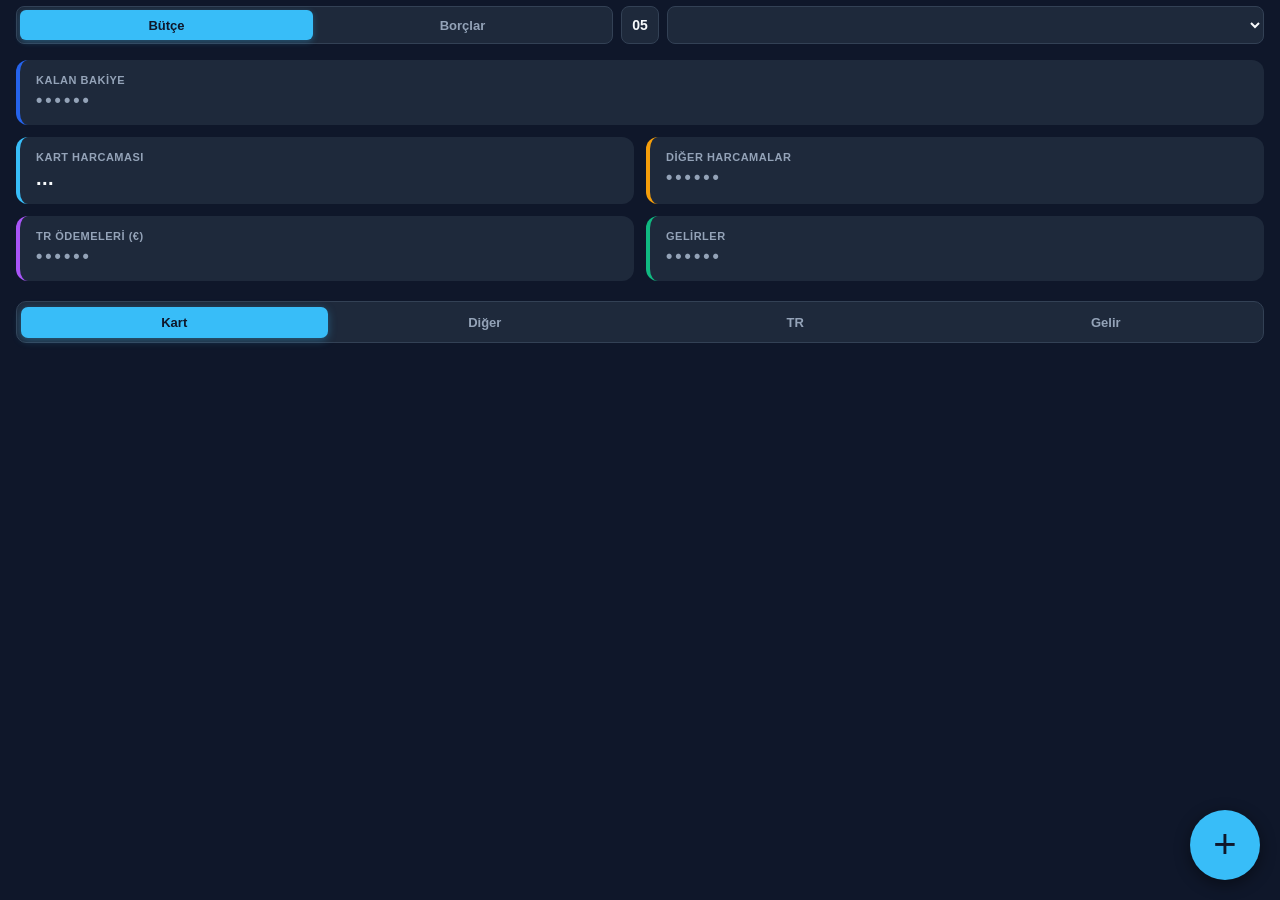
<file: 2.html>
<!DOCTYPE html>
<html lang="tr">
<head>
  <meta charset="UTF-8">
  <meta name="viewport" content="width=device-width, initial-scale=1.0, maximum-scale=1.0, user-scalable=no, viewport-fit=cover">
  <meta name="apple-mobile-web-app-capable" content="yes">
  <meta name="apple-mobile-web-app-status-bar-style" content="black">
  <meta name="theme-color" content="#0f172a">
  <meta name="apple-mobile-web-app-title" content="Harcama Takip">
  
  <meta http-equiv="Cache-Control" content="no-cache, no-store, must-revalidate">
  <meta http-equiv="Pragma" content="no-cache">
  <meta http-equiv="Expires" content="0">

  <link rel="apple-touch-icon" href="./icon.png">
  <link rel="icon" type="image/png" href="./icon.png">

  <title>Harcama & Borç Takip</title>
  <style>
    :root {
      --bg: #0f172a;
      --card-bg: #1e293b;
      --accent: #38bdf8;
      --primary-blue: #2563eb;
      --text: #f8fafc;
      --text-dim: #94a3b8;
      --border: #334155;
      --green: #10b981;
      --red: #f43f5e;
      --orange: #f59e0b;
      --purple: #a855f7;
    }
    * { 
      box-sizing: border-box; 
      font-family: -apple-system, BlinkMacSystemFont, "Segoe UI", Roboto, sans-serif; 
      margin: 0; 
      padding: 0; 
      -webkit-tap-highlight-color: transparent;
      -webkit-touch-callout: none;
      -webkit-user-select: none;
      user-select: none;
    }

    input, textarea {
      -webkit-user-select: text !important;
      user-select: text !important;
      -webkit-touch-callout: default !important;
    }

    ::-webkit-scrollbar { display: none; }
    * { -ms-overflow-style: none; scrollbar-width: none; }

    html {
      background-color: var(--bg);
      margin: 0;
      padding: 0;
    }
    
    body { 
      background-color: var(--bg);
      color: var(--text); 
      padding-top: env(safe-area-inset-top, 0px);
      padding-left: 16px;
      padding-right: 16px;
      padding-bottom: 24px;
      margin: 0;
      min-height: 100vh;
    }

    body.modal-open {
      overflow: hidden !important;
      touch-action: none !important;
    }

    #appContent {
      transition: transform 0.2s ease-out;
      will-change: transform;
    }

    /* iOS 27 ÜST BLUR ÇÖZÜMÜ: ekranın en üstünde, opak, sabit, en az 6px yüksek ve geniş şerit.
       pointer-events:none KULLANMA (iOS'un şeridi görmesini engelleyebilir). */
    .ios-top-strip {
      position: fixed;
      top: 0;
      left: 0;
      right: 0;
      height: 6px;
      background-color: var(--bg);
      z-index: 151;
    }

    .status-bar-shield {
      display: none;
      position: fixed;
      top: 0;
      left: 0;
      right: 0;
      height: max(8px, env(safe-area-inset-top, 0px));
      background-color: var(--bg);
      z-index: 150;
    }

    #pullIndicator {
      position: fixed;
      top: calc(max(8px, env(safe-area-inset-top, 0px)) + 15px);
      left: 50%;
      transform: translateX(-50%) scale(0);
      background: var(--card-bg);
      border: 2px solid var(--accent);
      color: var(--accent);
      width: 52px;
      height: 52px;
      border-radius: 50%;
      display: flex;
      align-items: center;
      justify-content: center;
      font-size: 26px;
      font-weight: bold;
      z-index: 200;
      opacity: 0;
      box-shadow: 0 8px 24px rgba(0, 0, 0, 0.7);
      pointer-events: none;
      transition: transform 0.2s cubic-bezier(0.175, 0.885, 0.32, 1.275), opacity 0.2s ease;
    }
    .rotating { animation: spin 0.7s linear infinite !important; }
    @keyframes spin { 
      0% { transform: translateX(-50%) rotate(0deg); }
      100% { transform: translateX(-50%) rotate(360deg); }
    }

    .header { 
      display: grid; 
      grid-template-columns: 1fr 1fr; 
      gap: 12px; 
      margin-bottom: 16px; 
      padding-top: 6px; 
      align-items: center; 
    }

    .module-switcher {
      display: flex;
      background: var(--card-bg);
      border: 1px solid var(--border);
      border-radius: 8px;
      padding: 3px;
      gap: 3px;
      width: 100%;
      height: 38px;
    }
    .mod-btn {
      flex: 1;
      padding: 0;
      border: none;
      background: transparent;
      color: var(--text-dim);
      font-size: 13px;
      font-weight: 600;
      border-radius: 6px;
      cursor: pointer;
      display: flex;
      align-items: center;
      justify-content: center;
      transition: all 0.2s ease;
    }
    .mod-btn#modBudget.active {
      background: var(--accent);
      color: #0f172a;
      box-shadow: 0 2px 6px rgba(56, 189, 248, 0.3);
    }

    /* AJANDA (GÜN) BUTONU SEÇİLİ DURUMU (BÜTÇE İLE BİREBİR AYNI STİL) */
    #btnTimelineView.active {
      background: var(--accent) !important;
      color: #0f172a !important;
      border-color: var(--accent) !important;
      box-shadow: 0 2px 6px rgba(56, 189, 248, 0.35) !important;
    }
    
    .mod-btn#modDebts.active {
      background: var(--orange);
      color: #0f172a;
      box-shadow: 0 2px 6px rgba(245, 158, 11, 0.3);
    }

    select.sheet-select { 
      width: 100%; 
      height: 38px; 
      background: var(--card-bg); 
      color: var(--text); 
      border: 1px solid var(--border); 
      padding: 0 10px; 
      border-radius: 8px; 
      font-size: 13px; 
      font-weight: 600; 
      outline: none; 
      text-align: center; 
      transition: all 0.25s ease; 
    }

    select.sheet-select.past-month-warning {
      border: 2px solid var(--orange) !important;
      color: var(--orange) !important;
      background: rgba(245, 158, 11, 0.12) !important;
      box-shadow: 0 0 10px rgba(245, 158, 11, 0.25);
    }
    select.sheet-select.next-month-theme {
      border: 2px solid var(--purple) !important;
      color: var(--purple) !important;
      background: rgba(168, 85, 247, 0.12) !important;
      box-shadow: 0 0 10px rgba(168, 85, 247, 0.25);
    }

    .past-month-banner-container {
      display: none;
      justify-content: center;
      align-items: center;
      margin-bottom: 12px;
      animation: fadeIn 0.25s ease;
    }
    .past-month-banner-pill {
      background: rgba(245, 158, 11, 0.15);
      border: 1px solid var(--orange);
      color: var(--orange);
      padding: 6px 14px;
      border-radius: 20px;
      font-size: 12px;
      font-weight: 700;
      display: inline-flex;
      align-items: center;
      gap: 6px;
      cursor: pointer;
      box-shadow: 0 2px 8px rgba(245, 158, 11, 0.2);
    }
    .past-month-banner-pill.next-theme {
      background: rgba(168, 85, 247, 0.15) !important;
      border: 1px solid var(--purple) !important;
      color: var(--purple) !important;
      box-shadow: 0 2px 8px rgba(168, 85, 247, 0.2) !important;
    }
    .past-month-banner-pill:active {
      transform: scale(0.97);
      opacity: 0.85;
    }

    .summary-grid { display: grid; grid-template-columns: 1fr 1fr; gap: 12px; margin-bottom: 20px; }
    
    .summary-card { 
      background: var(--card-bg); 
      padding: 14px 16px; 
      border-radius: 12px; 
      border-left: 4px solid transparent; 
    }
    
    .summary-card.rem { grid-column: span 2; border-left-color: var(--primary-blue); }
    .summary-card.card-exp { border-left-color: var(--accent); cursor: pointer; transition: transform 0.1s, opacity 0.1s; }
    .summary-card.card-exp:active { transform: scale(0.98); opacity: 0.85; }
    .summary-card.manual-exp { border-left-color: var(--orange); }
    .summary-card.tr-exp { border-left-color: var(--purple); }
    .summary-card.income { border-left-color: var(--green); }
    
    .summary-card.debt-net { grid-column: span 2; border-left-color: var(--accent); }
    .summary-card.debt-give { border-left-color: var(--red); }
    .summary-card.debt-get { border-left-color: var(--green); }

    .summary-card.clickable { cursor: pointer; }
    .summary-card.clickable:active { opacity: 0.8; transform: scale(0.98); transition: transform 0.1s; }
    
    .summary-title { font-size: 11px; color: var(--text-dim); text-transform: uppercase; font-weight: 600; letter-spacing: 0.5px; }
    .summary-val { font-size: 20px; font-weight: 700; margin-top: 4px; letter-spacing: 0.5px; }
    
    .val-rem { font-size: 24px; }
    .val-card { color: var(--text); }
    .val-manual { color: var(--text); }
    .val-tr { color: var(--text); }
    .val-inc { color: var(--text); }
    .masked { letter-spacing: 3px; color: var(--text-dim) !important; font-size: 18px; }

    .tabs-bar-wrapper {
      position: relative;
      margin-bottom: 16px;
      min-height: 42px;
    }

    .tabs { 
      display: flex; 
      background: var(--card-bg); 
      border: 1px solid var(--border); 
      border-radius: 10px; 
      padding: 4px; 
      gap: 4px; 
      height: 42px; 
      box-sizing: border-box; 
      align-items: center; 
    }
    .tab-btn { 
      flex: 1; 
      padding: 8px 0; 
      text-align: center; 
      border: none; 
      background: transparent; 
      color: var(--text-dim); 
      font-size: 13px; 
      font-weight: 600; 
      border-radius: 7px; 
      cursor: pointer; 
      transition: all 0.2s ease; 
    }
    
    .tab-btn#tab-card.active { background: var(--accent); color: #0f172a; box-shadow: 0 2px 8px rgba(56, 189, 248, 0.35); }
    .tab-btn#tab-manual.active { background: var(--orange); color: #0f172a; box-shadow: 0 2px 8px rgba(245, 158, 11, 0.35); }
    .tab-btn#tab-tr.active { background: var(--purple); color: #ffffff; box-shadow: 0 2px 8px rgba(168, 85, 247, 0.35); }
    .tab-btn#tab-income.active { background: var(--green); color: #0f172a; box-shadow: 0 2px 8px rgba(16, 185, 129, 0.35); }
    
    .tab-btn#tab-debt-give.active { background: var(--red); color: #fff; box-shadow: 0 2px 8px rgba(244, 63, 94, 0.35); }
    .tab-btn#tab-debt-get.active { background: var(--green); color: #0f172a; box-shadow: 0 2px 8px rgba(16, 185, 129, 0.35); }
    .tab-btn#tab-debt-history.active { background: var(--purple); color: #fff; box-shadow: 0 2px 8px rgba(168, 85, 247, 0.35); }

    .search-bar-inline {
      display: none;
      align-items: center;
      background: var(--card-bg);
      border: 1px solid var(--accent);
      border-radius: 10px;
      padding: 0 8px 0 10px;
      height: 42px;
      box-sizing: border-box;
      gap: 6px;
      animation: fadeIn 0.2s ease;
    }
    .search-bar-inline.active {
      display: flex;
    }
    .search-bar-inline input {
      flex: 1;
      min-width: 0;
      background: transparent;
      border: none;
      outline: none;
      color: #fff;
      font-size: 14px;
      font-weight: 500;
    }
    .search-bar-inline input::placeholder {
      color: var(--text-dim);
      font-size: 12px;
    }
    
    .search-sum-badge {
      display: none;
      font-size: 11px;
      font-weight: 700;
      color: var(--accent);
      background: rgba(56, 189, 248, 0.12);
      border: 1px solid rgba(56, 189, 248, 0.25);
      padding: 3px 7px;
      border-radius: 6px;
      white-space: nowrap;
    }

    .search-clear-btn {
      background: rgba(255,255,255,0.08);
      border: none;
      color: var(--text-dim);
      width: 26px;
      height: 26px;
      border-radius: 50%;
      cursor: pointer;
      font-size: 12px;
      font-weight: bold;
      display: flex;
      align-items: center;
      justify-content: center;
      flex-shrink: 0;
    }
    .search-clear-btn:active {
      background: rgba(255,255,255,0.2);
      color: #fff;
    }

    .row-wrapper {
      position: relative;
      margin-bottom: 8px !important;
      border-radius: 10px;
      background: transparent;
      display: flex;
      flex-direction: column;
      overflow: hidden;
      box-sizing: border-box;
    }
    .swipe-container {
      position: relative;
      margin-bottom: 8px !important;
      border-radius: 10px;
      background: transparent;
      display: flex;
      flex-direction: column;
      overflow: hidden;
      box-sizing: border-box;
    }
    .swipe-actions {
      position: absolute;
      right: 0;
      top: 0;
      bottom: 0;
      height: 100%;
      display: flex;
      align-items: stretch;
      z-index: 1;
      border-radius: 0 10px 10px 0;
      overflow: hidden;
      pointer-events: none;
      opacity: 0;
      transition: opacity 0.15s ease;
    }
    .swipe-container.swiped .swipe-actions,
    .swipe-container.swiping .swipe-actions {
      opacity: 1;
      pointer-events: auto;
    }

    .swipe-btn {
      border: none;
      outline: none;
      color: #fff;
      font-weight: 700;
      font-size: 13px;
      cursor: pointer;
      display: flex;
      align-items: center;
      justify-content: center;
      white-space: nowrap;
      padding: 0;
      height: 100%;
      margin: 0;
      box-sizing: border-box;
    }
    .swipe-btn.edit { background: var(--primary-blue); width: 75px; }
    .swipe-btn.pay { background: var(--orange); width: 75px; }
    .swipe-btn.close { background: var(--primary-blue); width: 75px; }
    .swipe-btn.delete { background: var(--red); width: 75px; }
    .swipe-btn.undo { background: var(--red); width: 75px; }

    .item-card { 
      position: relative; 
      background: var(--card-bg); 
      border: 1px solid var(--border); 
      border-radius: 10px; 
      padding: 12px; 
      display: flex; 
      justify-content: space-between; 
      align-items: center; 
      z-index: 2; 
      transition: transform 0.2s ease-out, border-radius 0.2s ease, background 0.2s ease; 
      width: 100%; 
      min-height: 58px; 
      box-sizing: border-box; 
      cursor: pointer; 
      touch-action: pan-y; 
    }
    .swipe-container.swiped .item-card,
    .swipe-container.swiping .item-card {
      border-top-right-radius: 0;
      border-bottom-right-radius: 0;
    }

    .item-card.pending-card {
      background: #141d2b !important;
      border: 1px solid var(--border) !important;
    }
    .badge-pending {
      display: inline-block;
      background: rgba(245, 158, 11, 0.2);
      color: var(--orange);
      font-size: 10px;
      font-weight: 700;
      padding: 2px 6px;
      border-radius: 4px;
      margin-right: 4px;
    }

    .item-left .name { font-weight: 600; font-size: 14px; }
    .item-left .sub { font-size: 11px; color: var(--text-dim); margin-top: 2px; }
    .item-right { font-weight: 700; font-size: 15px; text-align: right; }
    .item-right .sub-eur { font-size: 11px; color: var(--text-dim); font-weight: 500; margin-top: 2px; }

    .accordion-body {
      display: none;
      background: #131d31;
      border: 1px solid var(--border);
      border-top: none;
      border-radius: 0 0 10px 10px;
      padding: 12px 14px;
      z-index: 2;
    }
    .accordion-body.open {
      display: block;
      animation: fadeIn 0.2s ease;
    }
    @keyframes fadeIn { from { opacity: 0; transform: translateY(-4px); } to { opacity: 1; transform: translateY(0); } }

    .acc-row {
      display: grid;
      grid-template-columns: 105px 1fr auto;
      align-items: center;
      gap: 6px;
      font-size: 12px;
      padding: 5px 0;
      border-bottom: 1px dashed rgba(255, 255, 255, 0.08);
    }
    .acc-row:last-child { border-bottom: none; }
    .acc-date { color: var(--text-dim); white-space: nowrap; }
    .acc-note { color: var(--text); text-align: left; }
    .acc-amount { font-weight: 600; text-align: right; white-space: nowrap; }

    .fab { 
      position: fixed; 
      bottom: 20px; 
      right: 20px; 
      background: var(--accent); 
      color: #0f172a; 
      width: 70px; 
      height: 70px; 
      border-radius: 50%; 
      border: none; 
      box-shadow: 0 4px 16px rgba(0, 0, 0, 0.45); 
      cursor: pointer; 
      display: flex; 
      align-items: center; 
      justify-content: center; 
      z-index: 50; 
      transition: transform 0.15s cubic-bezier(0.175, 0.885, 0.32, 1.275); 
      touch-action: none; 
      user-select: none; 
      -webkit-user-select: none; 
    }
    .fab span { 
      display: block; 
      font-size: 40px; 
      font-weight: 400; 
      line-height: 1; 
      margin-top: -3px; 
      pointer-events: none; 
    }
    .fab:active { transform: scale(0.92); opacity: 0.9; }

    /* FAB AKSİYON BUTONLARI & SÜRÜM ROZETİ */
    .fab-mini-action {
      position: fixed;
      right: 22px;
      color: #fff;
      padding: 10px 14px;
      border-radius: 20px;
      border: none;
      box-shadow: 0 6px 20px rgba(0,0,0,0.6);
      font-size: 13px;
      font-weight: 700;
      display: none;
      align-items: center;
      gap: 6px;
      z-index: 60;
      cursor: pointer;
      animation: popUp 0.25s cubic-bezier(0.175, 0.885, 0.32, 1.275);
    }
    #badgeVersionAction {
      bottom: 455px;
      background: #1e293b;
      color: var(--text-dim);
      border: 1px solid var(--border);
      font-size: 11px;
      font-weight: 600;
      padding: 5px 12px;
      pointer-events: none;
      box-shadow: 0 4px 12px rgba(0,0,0,0.4);
    }
    #btnProjectsAction {
      bottom: 405px;
      background: var(--primary-blue);
      color: #fff;
    }
    #btnChartsAction {
      bottom: 355px;
      background: #14b8a6;
      color: #04201c;
    }
    #btnPastMonthReportAction {
      bottom: 305px;
      background: #475569;
      color: #fff;
    }
    #btnControlAction {
      bottom: 255px;
      background: var(--green);
      color: #0f172a;
    }
    #btnToggleSearchAction {
      bottom: 205px;
      background: var(--accent);
      color: #0f172a;
    }
    #btnLiquidityAction {
      bottom: 155px;
      background: var(--orange);
      color: #0f172a;
    }
    #btnLastMonthAction {
      bottom: 105px;
      background: var(--purple);
      color: #fff;
    }

    @keyframes popUp {
      from { transform: translateY(20px) scale(0.6); opacity: 0; }
      to { transform: translateY(0px) scale(1); opacity: 1; }
    }
    
    .modal { 
      display: none; 
      position: fixed; 
      inset: 0; 
      background: rgba(0,0,0,0.75); 
      align-items: flex-end; 
      z-index: 999; 
      touch-action: pan-y; 
    }
    .modal-content { 
      background: var(--card-bg); 
      width: 100%; 
      border-radius: 20px 20px 0 0; 
      padding: 20px; 
      padding-bottom: max(25px, env(safe-area-inset-bottom)); 
      border-top: 1px solid var(--border); 
      box-sizing: border-box; 
      max-height: 90vh; 
      overflow-y: auto; 
      overscroll-behavior: contain; 
      -webkit-overflow-scrolling: touch; 
    }
    
    .type-switcher {
      display: flex;
      gap: 5px;
      margin-bottom: 14px;
      background: var(--bg);
      padding: 4px;
      border-radius: 10px;
      border: 1px solid var(--border);
    }
    .type-btn {
      flex: 1;
      padding: 9px 0;
      border: none;
      background: transparent;
      color: var(--text-dim);
      font-size: 11px;
      font-weight: 600;
      border-radius: 7px;
      cursor: pointer;
      transition: all 0.2s ease;
    }
    
    .type-btn#btnTypeCard.active { background: var(--accent); color: #0f172a; }
    .type-btn#btnTypeManual.active { background: var(--orange); color: #0f172a; }
    .type-btn#btnTypeTR.active { background: var(--purple); color: #ffffff; }
    .type-btn#btnTypeIncome.active { background: var(--green); color: #0f172a; }
    
    .type-btn#btnTypeDebtGive.active { background: var(--red); color: #ffffff; }
    .type-btn#btnTypeDebtGet.active { background: var(--green); color: #0f172a; }

    /* SOL KENAR DURUM ŞERİDİ */
    #edgeIndicator {
      position: fixed;
      top: 0;
      bottom: 0;
      left: 0;
      width: 1px;
      z-index: 160;
      pointer-events: none;
      display: none;
      transition: background-color 0.25s ease, box-shadow 0.25s ease;
    }
    #edgeIndicator.next-month {
      display: block;
      background-color: var(--purple);
    }
    #edgeIndicator.past-month {
      display: block;
      background-color: var(--orange);
    }
    
    .form-group { 
      margin-bottom: 12px; 
      width: 100%; 
      box-sizing: border-box; 
      position: relative; 
    }
    .form-group label { 
      display: block; 
      font-size: 12px; 
      color: var(--text-dim); 
      margin-bottom: 4px; 
    }
    
    .form-group input { 
      width: 100%; 
      max-width: 100%; 
      min-width: 0; 
      background: var(--bg); 
      border: 1px solid var(--border); 
      color: #fff; 
      padding: 11px 12px; 
      border-radius: 8px; 
      font-size: 15px; 
      outline: none; 
      box-sizing: border-box; 
      display: block; 
      -webkit-appearance: none; 
      appearance: none; 
    }
    .form-group input[type="date"] {
      min-height: 44px;
      line-height: normal;
    }
    .form-group input:focus { border-color: var(--accent); }

    .combobox-container {
      position: relative;
      width: 100%;
    }
    .combobox-input {
      padding-right: 40px !important;
    }
    .combobox-arrow {
      position: absolute;
      right: 0;
      top: 0;
      bottom: 0;
      width: 40px;
      display: flex;
      align-items: center;
      justify-content: center;
      color: var(--text-dim);
      font-size: 12px;
      cursor: pointer;
      user-select: none;
      transition: transform 0.2s ease, color 0.2s ease;
    }
    .combobox-arrow:active {
      color: var(--accent);
      transform: scale(0.9);
    }
    .combobox-dropdown {
      display: none;
      position: absolute;
      left: 0;
      right: 0;
      background: #131d31;
      border: 1px solid var(--border);
      border-radius: 8px;
      max-height: 135px;
      overflow-y: auto;
      z-index: 1050;
      box-shadow: 0 8px 24px rgba(0, 0, 0, 0.7);
      -webkit-overflow-scrolling: touch;
    }
    .combobox-dropdown.open {
      display: block;
      animation: fadeIn 0.15s ease;
    }
    .combobox-dropdown.open-down {
      top: calc(100% + 4px);
      bottom: auto;
    }
    .combobox-dropdown.open-up {
      bottom: calc(100% + 4px);
      top: auto;
    }
    .combobox-item {
      padding: 10px 14px;
      font-size: 14px;
      color: var(--text);
      cursor: pointer;
      border-bottom: 1px solid rgba(255, 255, 255, 0.05);
    }
    .combobox-item:last-child {
      border-bottom: none;
    }
    .combobox-item:active, .combobox-item.highlighted {
      background: rgba(56, 189, 248, 0.15);
      color: var(--accent);
      font-weight: 600;
    }

    .modal-actions { display: flex; flex-direction: column; gap: 8px; margin-top: 16px; }
    .btn-submit { 
      width: 100%; 
      background: var(--accent); 
      color: #0f172a; 
      font-weight: bold; 
      padding: 13px; 
      border-radius: 10px; 
      border: none; 
      font-size: 15px; 
      cursor: pointer; 
    }
    .btn-cancel { 
      width: 100%; 
      background: #334155; 
      color: var(--text); 
      font-weight: 600; 
      padding: 12px; 
      border-radius: 10px; 
      border: 1px solid var(--border); 
      font-size: 15px; 
      cursor: pointer; 
    }

    .template-item {
      display: flex;
      align-items: center;
      justify-content: space-between;
      padding: 10px 12px;
      background: var(--bg);
      border: 1px solid var(--border);
      border-radius: 8px;
      margin-bottom: 8px;
      cursor: pointer;
    }
    .template-item input[type="checkbox"] {
      width: 20px;
      height: 20px;
      accent-color: var(--purple);
      margin-right: 10px;
      cursor: pointer;
    }
    .template-tag {
      font-size: 10px;
      font-weight: 700;
      padding: 2px 6px;
      border-radius: 4px;
      margin-right: 6px;
      display: inline-block;
      white-space: nowrap;
    }
    .tag-card { background: rgba(56, 189, 248, 0.2); color: var(--accent); }
    .tag-manual { background: rgba(245, 158, 11, 0.2); color: var(--orange); }
    .tag-tr { background: rgba(168, 85, 247, 0.2); color: var(--purple); }
    .tag-income { background: rgba(16, 185, 129, 0.2); color: var(--green); }

    .liq-section-title {
      font-size: 11px;
      font-weight: 700;
      color: var(--text-dim);
      text-transform: uppercase;
      letter-spacing: 0.5px;
      margin: 14px 0 6px 2px;
    }
    .liq-card {
      background: var(--bg);
      border: 1px solid var(--border);
      border-radius: 10px;
      padding: 12px 14px;
      margin-bottom: 8px;
    }
    .liq-row {
      display: flex;
      justify-content: space-between;
      align-items: center;
      padding: 5px 0;
      font-size: 13px;
      border-bottom: 1px dashed rgba(255, 255, 255, 0.06);
    }
    .liq-row:last-child { border-bottom: none; }
    .liq-row.total-row {
      font-weight: 700;
      font-size: 14px;
      border-top: 1px solid var(--border);
      margin-top: 6px;
      padding-top: 8px;
    }
    .liq-acc-header {
      display: flex;
      justify-content: space-between;
      align-items: center;
      cursor: pointer;
      user-select: none;
    }

    /* MINI GÖRÜNÜM DEĞİŞTİRİCİLER */
    .mini-view-switcher {
      display: flex;
      background: var(--bg);
      border: 1px solid var(--border);
      border-radius: 8px;
      padding: 3px;
      gap: 3px;
      height: 36px;
      box-sizing: border-box;
      flex-shrink: 0;
    }
    .mini-view-switcher.two-way {
      width: 140px;
    }
    .mini-view-switcher.three-way {
      width: 205px;
    }
    .mini-view-btn {
      flex: 1;
      border: none;
      background: transparent;
      color: var(--text-dim);
      font-size: 12px;
      font-weight: 600;
      padding: 0 4px;
      border-radius: 6px;
      cursor: pointer;
      display: flex;
      align-items: center;
      justify-content: center;
      white-space: nowrap;
      transition: all 0.2s ease;
    }
    .mini-view-btn.active {
      background: var(--orange);
      color: #0f172a;
      box-shadow: 0 2px 6px rgba(245, 158, 11, 0.35);
    }

    /* YATAY KAYAN AKILLI FİLTRE ÇİPLERİ */
    .filter-chip-bar {
      display: flex;
      align-items: center;
      gap: 6px;
      overflow-x: auto;
      white-space: nowrap;
      padding: 2px 0 10px 0;
      margin-bottom: 6px;
      -webkit-overflow-scrolling: touch;
    }
    .filter-chip {
      background: var(--bg);
      border: 1px solid var(--border);
      color: var(--text-dim);
      font-size: 11px;
      font-weight: 600;
      padding: 5px 12px;
      border-radius: 14px;
      cursor: pointer;
      transition: all 0.2s ease;
      user-select: none;
      flex-shrink: 0;
    }
    .filter-chip.active {
      background: rgba(56, 189, 248, 0.15);
      border-color: var(--accent);
      color: var(--accent);
    }

    /* SABİT BİLGİ ŞERİDİ */
    .static-info-banner {
      background: rgba(56, 189, 248, 0.08);
      border: 1px solid rgba(56, 189, 248, 0.3);
      border-radius: 8px;
      padding: 9px 12px;
      display: flex;
      justify-content: space-between;
      align-items: center;
      margin-bottom: 10px;
      font-size: 12px;
      font-weight: 600;
    }

    /* AJANDA DÜZENİ */
    .calendar-timeline-card {
      background: var(--bg);
      border: 1px solid var(--border);
      border-radius: 10px;
      margin-bottom: 8px;
      overflow: hidden;
      transition: border-color 0.2s ease;
    }
    .calendar-day-header {
      display: flex;
      justify-content: space-between;
      align-items: center;
      padding: 12px 14px;
      cursor: pointer;
      user-select: none;
    }
    .calendar-day-header:active {
      background: rgba(255,255,255,0.03);
    }
    .calendar-day-badge {
      display: flex;
      align-items: baseline;
      gap: 6px;
    }
    .calendar-day-num {
      font-size: 20px;
      font-weight: 800;
      color: var(--accent);
      line-height: 1;
    }
    .calendar-day-name {
      font-size: 13px;
      font-weight: 600;
      color: var(--text-dim);
    }
    .calendar-day-total {
      font-size: 15px;
      font-weight: 700;
      display: flex;
      align-items: center;
      gap: 6px;
    }
    .calendar-day-body {
      display: none;
      padding: 4px 14px 10px 14px;
      border-top: 1px dashed rgba(255,255,255,0.07);
      background: rgba(0, 0, 0, 0.15);
    }
    .calendar-day-body.open {
      display: block !important;
      animation: fadeIn 0.15s ease;
    }

    /* AJANDA SATIRINDA KUSURSUZ SOL-SAĞ HİZALAMA */
    .cal-item-row {
      display: flex;
      justify-content: space-between;
      align-items: center;
      padding: 8px 0;
      border-bottom: 1px dashed rgba(255, 255, 255, 0.06);
    }
    .cal-item-row:last-child {
      border-bottom: none;
    }
    .cal-item-left {
      display: flex;
      align-items: flex-start;
      gap: 8px;
      max-width: 65%;
      min-width: 0;
    }
    .cal-item-tag-box {
      flex-shrink: 0;
      margin-top: 1px;
    }
    .cal-item-col {
      display: flex;
      flex-direction: column;
      gap: 2px;
      min-width: 0;
    }
    .cal-item-desc {
      font-weight: 600;
      font-size: 13px;
      color: #fff;
      word-break: break-word;
      line-height: 1.25;
    }
    .cal-item-sub {
      font-size: 11px;
      color: var(--text-dim);
      line-height: 1.2;
    }
    .cal-item-right {
      display: flex;
      flex-direction: column;
      align-items: flex-end;
      justify-content: center;
      gap: 2px;
      white-space: nowrap;
      text-align: right;
      flex-shrink: 0;
      padding-left: 6px;
    }
    .cal-item-primary-amt {
      font-weight: 700;
      font-size: 14px;
      font-variant-numeric: tabular-nums;
    }
    .cal-item-secondary-amt {
      font-size: 11px;
      color: var(--text-dim);
      font-variant-numeric: tabular-nums;
    }

    /* DİNAMİK AJANDA ALT TOPLAM KARTI */
    .calendar-summary-bottom-card {
      background: #141d2b;
      border: 1px solid var(--accent);
      border-radius: 10px;
      padding: 11px 14px;
      margin-top: 12px;
      display: flex;
      justify-content: space-between;
      align-items: center;
      box-shadow: 0 4px 14px rgba(0, 0, 0, 0.4);
    }
    .calendar-summary-title {
      font-size: 12px;
      font-weight: 700;
      color: var(--accent);
      display: flex;
      flex-direction: column;
      gap: 2px;
    }
    .calendar-summary-amounts {
      text-align: right;
      display: flex;
      flex-direction: column;
      gap: 2px;
    }
  </style>
</head>
<body>

  <div id="edgeIndicator"></div>
  <div class="status-bar-shield"></div>
  <div class="ios-top-strip"></div>
  <div id="pullIndicator">↓</div>

  <div id="appContent">
    <div class="header" style="grid-template-columns: 1fr 38px 1fr; gap: 8px;">
      <div class="module-switcher">
        <button class="mod-btn active" id="modBudget" onclick="switchModule('budget')">Bütçe</button>
        <button class="mod-btn" id="modDebts" onclick="switchModule('debts')">Borçlar</button>
      </div>
      
      <!-- ORTADAKİ DİNAMİK GÜN BUTONU -->
      <button type="button" id="btnTimelineView" style="height:38px; width:38px; background:var(--card-bg); border:1px solid var(--border); border-radius:8px; color:var(--text); font-size:14px; font-weight:800; cursor:pointer; display:flex; align-items:center; justify-content:center; transition:all 0.2s;" onclick="switchModule('timeline')">
        <span id="btnTimelineDayNum">--</span>
      </button>

      <select id="sheetSelect" class="sheet-select" onchange="onFilterChange()"></select>
    </div>

    <!-- 1. BÜTÇE MODÜLÜ GÖRÜNÜMÜ -->
    <div id="viewBudget">

      <!-- KALAN BAKİYE ÜSTÜNDEKİ UYARI VE DÖNÜŞ ROZETİ (GEÇMİŞ AY & GELECEK AY DESTEKLİ) -->
      <div class="past-month-banner-container" id="pastMonthBannerContainer">
        <div class="past-month-banner-pill" id="pastMonthBannerPill" onclick="resetToCurrentMonth()">
          <span id="pastMonthBannerText">Ağustos 2026 İnceleniyor</span>
          <span style="text-decoration: underline; margin-left: 2px;">Mevcut Ay'a Dön</span>
        </div>
      </div>

      <div class="summary-grid">
        <div class="summary-card rem clickable" id="cardSummaryRem" data-mask-key="rem" data-card-title="Kalan Bakiye">
          <div class="summary-title">Kalan Bakiye</div>
          <div class="summary-val val-rem masked" id="remVal">••••••</div>
        </div>
        <div class="summary-card card-exp" id="cardExpSummaryCard">
          <div class="summary-title">Kart Harcaması</div>
          <div class="summary-val val-card" id="cardVal">...</div>
        </div>
        <div class="summary-card manual-exp clickable" id="cardSummaryManual" data-mask-key="manual" data-card-title="Diğer Harcamalar">
          <div class="summary-title">Diğer Harcamalar</div>
          <div class="summary-val val-manual masked" id="manualVal">••••••</div>
        </div>
        <div class="summary-card tr-exp clickable" id="cardSummaryTr" data-mask-key="tr" data-card-title="TR Ödemeleri">
          <div class="summary-title">TR Ödemeleri (€)</div>
          <div class="summary-val val-tr masked" id="trVal">••••••</div>
        </div>
        <div class="summary-card income clickable" id="cardSummaryInc" data-mask-key="inc" data-card-title="Gelirler">
          <div class="summary-title">Gelirler</div>
          <div class="summary-val val-inc masked" id="incVal">••••••</div>
        </div>
      </div>

      <div class="tabs-bar-wrapper">
        <div class="tabs" id="budgetTabsRow">
          <button class="tab-btn active" id="tab-card" onclick="switchBudgetTab('card')">Kart</button>
          <button class="tab-btn" id="tab-manual" onclick="switchBudgetTab('manual')">Diğer</button>
          <button class="tab-btn" id="tab-tr" onclick="switchBudgetTab('tr')">TR</button>
          <button class="tab-btn" id="tab-income" onclick="switchBudgetTab('income')">Gelir</button>
        </div>

        <div class="search-bar-inline" id="budgetSearchBar">
          <span style="font-size:14px; opacity:0.8;">🔍</span>
          <input type="text" id="liveSearchInputBudget" placeholder="Harcamalarda ara (satıcı, kart, tutar)..." autocomplete="off" oninput="handleSearchInput('budget')">
          <span class="search-sum-badge" id="budgetSearchSumBadge">(0) €0,00</span>
          <button type="button" class="search-clear-btn" onclick="closeSearchMode('budget')">✕</button>
        </div>
      </div>
    </div>

    <!-- 2. BORÇLAR MODÜLÜ GÖRÜNÜMÜ -->
    <div id="viewDebts" style="display: none;">
      <div class="summary-grid">
        <div class="summary-card debt-net clickable" id="cardSummaryDebtNet" data-mask-key="debtNet" data-card-title="Net Borç / Alacak">
          <div class="summary-title" id="lblDebtNetTitle">Net Borç / Alacak Durumu</div>
          <div class="summary-val val-rem masked" id="debtNetVal">••••••</div>
        </div>
        <div class="summary-card debt-give clickable" id="cardSummaryDebtGive" data-mask-key="debtGive" data-card-title="Borçlarım">
          <div class="summary-title" id="lblDebtGiveTitle">Borçlarım (Aldıklarım)</div>
          <div class="summary-val masked" id="debtGiveVal" style="color:var(--red);">••••••</div>
        </div>
        <div class="summary-card debt-get clickable" id="cardSummaryDebtGet" data-mask-key="debtGet" data-card-title="Alacaklarım">
          <div class="summary-title" id="lblDebtGetTitle">Alacaklarım (Verdiklerim)</div>
          <div class="summary-val masked" id="debtGetVal" style="color:var(--green);">••••••</div>
        </div>
      </div>

      <div class="tabs-bar-wrapper">
        <div class="tabs" id="debtsTabsRow">
          <button class="tab-btn active" id="tab-debt-give" onclick="switchDebtTab('debt')">Borçlarım</button>
          <button class="tab-btn" id="tab-debt-get" onclick="switchDebtTab('credit')">Alacaklarım</button>
          <button class="tab-btn" id="tab-debt-history" onclick="switchDebtTab('history')">Geçmiş</button>
        </div>

        <div class="search-bar-inline" id="debtsSearchBar">
          <span style="font-size:14px; opacity:0.8;">🔍</span>
          <input type="text" id="liveSearchInputDebts" placeholder="Kişi, tutar veya not ara..." autocomplete="off" oninput="handleSearchInput('debts')">
          <span class="search-sum-badge" id="debtsSearchSumBadge">(0) €0,00</span>
          <button type="button" class="search-clear-btn" onclick="closeSearchMode('debts')">✕</button>
        </div>
      </div>
    </div>

    <!-- 3. SÜREKLİ AJANDA GÖRÜNÜMÜ -->
    <div id="viewTimeline" style="display: none; animation: fadeIn 0.2s ease;">
      <!-- SABİT ÜST KONTROL ALANI -->
      <div style="background: var(--bg); padding-bottom: 6px;">
        <div style="display: flex; justify-content: space-between; align-items: center; margin-bottom: 8px;">
          <!-- YAN YANA ÜÇ SEÇENEK: Ödenmişler & Geçmiş & Gelecek (Hepsi Mor Tikli, Açılışta Kapalı) -->
          <div style="display: flex; align-items: center; gap: 12px;">
            <label style="display: inline-flex; align-items: center; gap: 5px; font-size: 12px; font-weight: 600; color: var(--text-dim); cursor: pointer;">
              <input type="checkbox" id="chkTimelineShowPaid" onchange="renderMainTimelineView()" style="accent-color: var(--purple); width: 15px; height: 15px; cursor: pointer;">
              Ödenmişler
            </label>
            <label style="display: inline-flex; align-items: center; gap: 5px; font-size: 12px; font-weight: 600; color: var(--text-dim); cursor: pointer;">
              <input type="checkbox" id="chkTimelineShowPast" onchange="renderMainTimelineView()" style="accent-color: var(--purple); width: 15px; height: 15px; cursor: pointer;">
              Geçmiş
            </label>
            <label style="display: inline-flex; align-items: center; gap: 5px; font-size: 12px; font-weight: 600; color: var(--text-dim); cursor: pointer;">
              <input type="checkbox" id="chkTimelineShowNext" onchange="renderMainTimelineView()" style="accent-color: var(--purple); width: 15px; height: 15px; cursor: pointer;">
              Gelecek
            </label>
          </div>

          <button type="button" id="timeline-btn-toggle-all" style="background: transparent; border: none; color: var(--accent); font-size: 12px; font-weight: 700; cursor: pointer; padding: 2px 0;" onclick="toggleAllCalendarBodies('main-timeline')">Tümünü Aç ▼</button>
        </div>

        <!-- Yatay Kayan Çip Filtreleri -->
        <div class="filter-chip-bar" id="timelineFilterChipBar" style="margin-bottom: 0; padding-bottom: 4px;"></div>
      </div>

      <!-- SADECE KARTLARIN KAYDIĞI İÇ ALAN -->
      <div id="timelineListContainer" style="overflow-y: auto; max-height: calc(100vh - 200px); padding-top: 6px; padding-bottom: 85px; -webkit-overflow-scrolling: touch;"></div>
    </div>
    
    <div id="listContainer"></div>
  </div>

  <!-- BASILI TUTUNCA ÇIKAN SÜRÜM ROZETİ VE 5 AKSİYON BUTONU -->
  <div id="badgeVersionAction" class="fab-mini-action">
    Sürüm 3.9.0
  </div>
  <button id="btnProjectsAction" class="fab-mini-action" onclick="openProjects()">
    📁 Projeler
  </button>
  <button id="btnChartsAction" class="fab-mini-action" onclick="openCharts()">
    📈 Grafikler
  </button>
  <button id="btnPastMonthReportAction" class="fab-mini-action" onclick="openPastMonthReportModal()">
    📊 Geçmiş Ay Raporu
  </button>
  <button id="btnControlAction" class="fab-mini-action" onclick="openControlModal()">
    📋 Ay İçi Kontrol
  </button>
  <button id="btnToggleSearchAction" class="fab-mini-action" onclick="toggleSearchFromFab()">
    🔍 Harcamalarda Ara
  </button>
  <button id="btnLiquidityAction" class="fab-mini-action" onclick="openLiquidityModal()">
    🔮 Likidite Planlaması
  </button>
  <button id="btnLastMonthAction" class="fab-mini-action" onclick="openLastMonthTemplateModal()">
    📋 Kayıtları Aktar
  </button>

  <div id="projeFrameWrap" style="display:none; position:fixed; inset:0; z-index:100000; background:#0f172a;">
    <iframe id="projeFrame" title="Projeler" style="width:100%; height:100%; border:0; background:#0f172a;"></iframe>
  </div>

  <button class="fab" id="mainFab"><span>+</span></button>

  <!-- GEÇMİŞ AY RAPORU MODALI -->
  <div class="modal" id="modalPastMonthReport">
    <div class="modal-content" id="pastReportModalContent">
      <div style="display:flex; justify-content:space-between; align-items:center; margin-bottom:10px;">
        <h3 style="font-size: 16px; margin: 0;">Geçmiş Ay Raporu</h3>
        <select id="pastReportSheetSelect" class="sheet-select" style="width:130px; height:32px; font-size:12px; padding:0 6px;" onchange="onPastReportSheetChange()"></select>
      </div>

      <div style="display:flex; justify-content:flex-end; margin-bottom:12px;">
        <div class="mini-view-switcher two-way" style="width:140px; height:32px;">
          <button type="button" class="mini-view-btn active" id="btnPastViewSummary" onclick="switchPastReportView('summary')">Özet</button>
          <button type="button" class="mini-view-btn" id="btnPastViewCalendar" onclick="switchPastReportView('calendar')">Ajanda</button>
        </div>
      </div>

      <div id="pastReportContent" style="max-height: 65vh; overflow-y: auto; padding-right: 2px;"></div>

      <div class="modal-actions" style="margin-top: 14px;">
        <button type="button" class="btn-cancel" onclick="closeModal('modalPastMonthReport')">Kapat</button>
      </div>
    </div>
  </div>

    <!-- LİKİDİTE PLANLAMASI MODALI (ÖZET | AJANDA | PLAN) -->
  <div class="modal" id="modalLiquidity">
    <div class="modal-content" id="liquidityModalContent">
      <div style="display:flex; justify-content:space-between; align-items:center; margin-bottom:14px; gap:8px;">
        <h3 style="font-size: 15px; white-space: nowrap; margin: 0;">Likidite Planlaması</h3>
        <div class="mini-view-switcher three-way">
          <button type="button" class="mini-view-btn active" id="btnLiqViewSummary" onclick="switchLiquidityView('summary')">Özet</button>
          <button type="button" class="mini-view-btn" id="btnLiqViewCalendar" onclick="switchLiquidityView('calendar')">Ajanda</button>
          <button type="button" class="mini-view-btn" id="btnLiqViewPlan" onclick="switchLiquidityView('plan')">Plan</button>
        </div>
      </div>

      <div id="liquidityReportContent" style="max-height: 65vh; overflow-y: auto; padding-right: 2px;"></div>

      <div class="modal-actions" style="margin-top: 14px;">
        <button type="button" class="btn-cancel" onclick="closeModal('modalLiquidity')">Kapat</button>
      </div>
    </div>
  </div>

  <!-- AY İÇİ KONTROL MODALI (ÖZET | AJANDA | PLAN) -->
  <div class="modal" id="modalControl">
    <div class="modal-content" id="controlModalContent">
      <div style="display:flex; justify-content:space-between; align-items:center; margin-bottom:12px; gap:8px;">
        <h3 id="lblControlHeaderTitle" 
            ontouchstart="handleHeaderPressStart()" ontouchend="handleHeaderPressEnd()" ontouchcancel="handleHeaderPressCancel()"
            onmousedown="handleHeaderPressStart()" onmouseup="handleHeaderPressEnd()" onmouseleave="handleHeaderPressCancel()"
            style="font-size: 15px; white-space: nowrap; margin: 0; cursor: pointer; -webkit-user-select:none; user-select:none; -webkit-touch-callout:none;">
          Ay İçi Kontrol
        </h3>
        <div class="mini-view-switcher three-way">
          <button type="button" class="mini-view-btn active" id="btnCtrlViewSummary" onclick="switchControlView('summary')">Özet</button>
          <button type="button" class="mini-view-btn" id="btnCtrlViewCalendar" onclick="switchControlView('calendar')">Ajanda</button>
          <button type="button" class="mini-view-btn" id="btnCtrlViewPlan" onclick="switchControlView('plan')">Plan</button>
        </div>
      </div>

      <!-- SABİT ÖDENENLER / (TOPLAM) / KALANLAR BUTONLARI -->
      <div id="ctrlSegmentBar" style="display:flex; background:rgba(255,255,255,0.06); padding:3px; border-radius:10px; gap:4px; margin-bottom:12px;">
        <button type="button" id="btnCtrlOdenen" onclick="setControlSubTab('odenen')" style="flex:1; border:none; padding:8px 0; border-radius:7px; font-weight:700; font-size:12px; cursor:pointer; transition:0.2s; background:transparent; color:var(--text-dim);">
          Ödenenler (0)
        </button>
        <button type="button" id="btnCtrlAll" onclick="setControlSubTab('all')" style="flex:0.45; max-width:55px; border:none; padding:8px 0; border-radius:7px; font-weight:700; font-size:12px; cursor:pointer; transition:0.2s; background:transparent; color:var(--text-dim);">
          (0)
        </button>
        <button type="button" id="btnCtrlKalan" onclick="setControlSubTab('kalan')" style="flex:1; border:none; padding:8px 0; border-radius:7px; font-weight:700; font-size:12px; cursor:pointer; transition:0.2s; background:var(--red); color:#fff;">
          Kalanlar (0)
        </button>
      </div>

      <div id="controlReportContent" style="max-height: 65vh; overflow-y: auto; padding-right: 2px;"></div>

      <div class="modal-actions" style="margin-top: 14px;">
        <button type="button" class="btn-cancel" onclick="closeModal('modalControl')">Kapat</button>
      </div>
    </div>
  </div>

  <!-- TELEGRAM RAPOR SEÇİM VE GÖNDERİM MODALI -->
  <div class="modal" id="modalTelegramChooser" style="display:none; align-items:center; justify-content:center; position:fixed; top:0; left:0; width:100%; height:100%; background:rgba(0,0,0,0.6); z-index:9999;">
    <div class="modal-content" style="background:var(--card-bg, #1a1f2c); border:1px solid var(--border); border-radius:14px; padding:20px; width:90%; max-width:320px; text-align:center; box-shadow:0 10px 30px rgba(0,0,0,0.5);">
      <h3 style="font-size:16px; margin:0 0 8px 0; color:#fff;">Liste Gönder</h3>
      <p style="font-size:13px; color:var(--text-dim); margin:0 0 16px 0;">
        Hangi listeyi göndermek istiyorsunuz?
      </p>
      
      <div style="display:flex; flex-direction:column; gap:10px;">
        <button type="button" id="btnSendOdenenlerTg" onclick="executeSendTelegramReport('odenen')" style="background:var(--green); color:#000; border:none; padding:12px; border-radius:8px; font-weight:700; font-size:13px; cursor:pointer;">
          ✓ Yapılan Ödemeler Listesi
        </button>
        <button type="button" id="btnSendKalanlarTg" onclick="executeSendTelegramReport('kalan')" style="background:var(--red); color:#fff; border:none; padding:12px; border-radius:8px; font-weight:700; font-size:13px; cursor:pointer;">
          ⏳ Kalan Ödemeler Listesi
        </button>
        <button type="button" onclick="closeModal('modalTelegramChooser')" style="background:transparent; border:none; color:var(--text-dim); font-size:12px; margin-top:4px; cursor:pointer; padding:6px;">
          Vazgeç
        </button>
      </div>
    </div>
  </div>

  <!-- BÜTÇE EKLEME & DÜZENLEME MODALI -->
  <div class="modal" id="modalBudget">
    <div class="modal-content">
      <!-- BAŞLIK VE YANINDA MİNİ TAŞIMA BUTONU -->
      <div style="display: flex; justify-content: space-between; align-items: center; margin-bottom: 14px;">
        <h3 style="font-size: 16px; margin: 0;" id="lblModalBudgetTitle">Kayıt Ekle</h3>
        <button type="button" id="btnMoveMonthAction" style="display: none; font-size: 11px; font-weight: 700; padding: 4px 10px; border-radius: 6px; border: none; cursor: pointer; white-space: nowrap;" onclick="submitMoveMonthEntry()"></button>
      </div>
      
      <div class="type-switcher" id="budgetTypeSwitcher">
        <button type="button" class="type-btn active" id="btnTypeCard" onclick="setModalType('card')">Kart</button>
        <button type="button" class="type-btn" id="btnTypeManual" onclick="setModalType('manual')">Diğer</button>
        <button type="button" class="type-btn" id="btnTypeTR" onclick="setModalType('tr')">TR (₺)</button>
        <button type="button" class="type-btn" id="btnTypeIncome" onclick="setModalType('income')">Gelir</button>
      </div>

      <div class="form-group">
        <label id="lblDateTitle">Tarih</label>
        <input type="date" id="mDate">
      </div>
      <div class="form-group">
        <label id="lblAmount">Tutar (€)</label>
        <input type="text" inputmode="decimal" id="mAmount" placeholder="örn: 50,00 €">
      </div>
      
      <div class="form-group" id="lblDescGroup">
        <label id="lblDesc">Satıcı</label>
        <div class="combobox-container">
          <input type="text" id="mDesc" class="combobox-input" placeholder="örn: Rewe, Amazon" autocomplete="off" oninput="filterCombobox('desc')">
          <div class="combobox-arrow" id="arrowDesc" onclick="toggleCombobox('desc', event)">▼</div>
          <div class="combobox-dropdown open-down" id="descDropdown"></div>
        </div>
      </div>

      <div class="form-group" id="grpCard">
        <label id="lblAccountTitle">Kart</label>
        <div class="combobox-container">
          <input type="text" id="mAccount" class="combobox-input" placeholder="örn: Visa, Sparkasse" autocomplete="off" oninput="filterCombobox('account')">
          <div class="combobox-arrow" onclick="toggleCombobox('account', event)">▼</div>
          <div class="combobox-dropdown open-up" id="accountDropdown"></div>
        </div>
      </div>

      <div class="modal-actions">
        <button type="button" class="btn-submit" id="btnBudgetSubmit" onclick="submitBudgetEntry()">Kaydet</button>
        <button type="button" class="btn-cancel" onclick="closeModal('modalBudget')">Kapat</button>
      </div>       
    </div>
  </div>

  <!-- GEÇEN AYDAN / MEVCUT AYDAN AKTARMA MODALI -->
  <div class="modal" id="modalLastMonth">
    <div class="modal-content">
      <div style="display:flex; justify-content:space-between; align-items:center; margin-bottom:14px;">
        <h3 style="font-size: 16px;" id="lblLastMonthTitle">Kayıtları Aktar</h3>
        <button type="button" style="background:transparent; border:none; color:var(--accent); font-size:12px; font-weight:700; cursor:pointer;" onclick="toggleAllTemplateCheckboxes()">Tümünü Seç / Kaldır</button>
      </div>

      <div id="templateItemsContainer" style="max-height: 50vh; overflow-y: auto; margin-bottom: 14px;"></div>

      <div class="modal-actions">
        <button type="button" class="btn-submit" id="btnTemplateSubmit" style="background: var(--purple); color: #fff;" onclick="submitLastMonthImport()">Seçilenleri Ekle</button>
        <button type="button" class="btn-cancel" onclick="closeModal('modalLastMonth')">Vazgeç</button>
      </div>
    </div>
  </div>

  <!-- KART LİMİTİ DÜZENLEME MODALI -->
  <div class="modal" id="modalCardLimit">
    <div class="modal-content">
      <h3 style="margin-bottom: 14px; font-size: 16px;">Kart Harcama Limiti</h3>
      
      <div class="form-group">
        <label>Mevcut Hedef Limit (F1)</label>
        <input type="text" id="lblCurrentCardLimit" readonly style="color: var(--accent); font-weight: bold; background: rgba(56, 189, 248, 0.08); border-color: var(--accent);">
      </div>

      <div class="form-group">
        <label>Yeni Kart Harcama Limiti (€)</label>
        <input type="text" inputmode="decimal" id="mNewCardLimit" placeholder="örn: 1.500,00 €">
      </div>

      <div class="modal-actions">
        <button type="button" class="btn-submit" onclick="submitCardLimit()">Kaydet</button>
        <button type="button" class="btn-cancel" onclick="closeModal('modalCardLimit')">Vazgeç</button>
      </div>
    </div>
  </div>

  <!-- KART AÇILIŞ GİZLİLİK AYARI MODALI -->
  <div class="modal" id="modalCardDefaultPrivacy" style="display:none; align-items:center; justify-content:center; position:fixed; top:0; left:0; width:100%; height:100%; background:rgba(0,0,0,0.6); z-index:9999;">
    <div class="modal-content" style="background:var(--card-bg, #1a1f2c); border:1px solid var(--border); border-radius:14px; padding:20px; width:90%; max-width:320px; text-align:center; box-shadow:0 10px 30px rgba(0,0,0,0.5);">
      <h3 id="lblPrivacyCardTitle" style="font-size:16px; margin:0 0 10px 0; color:#fff;">Kart Başlığı</h3>
      <p style="font-size:13px; color:var(--text-dim); margin:0 0 18px 0; line-height:1.4;">
        Bu kart açılışta nasıl başlasın?
      </p>
      
      <div style="display:flex; flex-direction:column; gap:8px;">
        <button type="button" onclick="saveCardDefaultPrivacy(false)" style="background:var(--green); color:#000; border:none; padding:10px; border-radius:8px; font-weight:700; font-size:13px; cursor:pointer;">
          👁️ Açık Başlasın
        </button>
        <button type="button" onclick="saveCardDefaultPrivacy(true)" style="background:rgba(255,255,255,0.08); color:#fff; border:1px solid var(--border); padding:10px; border-radius:8px; font-weight:700; font-size:13px; cursor:pointer;">
          🔒 Gizli Başlasın (••••••)
        </button>
        <button type="button" onclick="closeModal('modalCardDefaultPrivacy')" style="background:transparent; border:none; color:var(--text-dim); font-size:12px; margin-top:4px; cursor:pointer; padding:6px;">
          Vazgeç
        </button>
      </div>
    </div>
  </div>

  <!-- BORÇ EKLEME MODALI -->
  <div class="modal" id="modalDebt">
    <div class="modal-content">
      <h3 style="margin-bottom: 14px; font-size: 16px;">Yeni Borç / Alacak Ekle</h3>
      
      <div class="type-switcher">
        <button type="button" class="type-btn active" id="btnTypeDebtGive" onclick="setDebtModalType('debt')">Borç Aldım</button>
        <button type="button" class="type-btn" id="btnTypeDebtGet" onclick="setDebtModalType('credit')">Borç Verdim</button>
      </div>

      <div class="form-group">
        <label id="lblDebtPerson">Kimden Aldım</label>
        <input type="text" id="mDebtPerson" placeholder="örn: Kardeşim, Ahmet">
      </div>
      <div class="form-group">
        <label>Tarih</label>
        <input type="date" id="mDebtDate">
      </div>
      <div class="form-group">
        <label>Toplam Tutar (€)</label>
        <input type="text" inputmode="decimal" id="mDebtAmount" placeholder="örn: 1.000,00 €">
      </div>

      <div class="modal-actions">
        <button type="button" class="btn-submit" onclick="submitDebtEntry()">Kaydet</button>
        <button type="button" class="btn-cancel" onclick="closeModal('modalDebt')">Kapat</button>
      </div>
    </div>
  </div>

  <!-- ÖDEME / TAHSİLAT & GEÇMİŞ DÜZENLEME MODALI -->
  <div class="modal" id="modalPayment">
    <div class="modal-content">
      <h3 style="margin-bottom: 14px; font-size: 16px;" id="lblPaymentTitle">Ödeme Ekle</h3>

      <input type="hidden" id="payDebtType">
      <input type="hidden" id="payRowIndex">
      <input type="hidden" id="payPersonName">
      <input type="hidden" id="payIsHistoryEdit" value="false">

      <div class="form-group">
        <label id="lblPaymentDate">Ödeme Tarihi</label>
        <input type="date" id="payDate">
      </div>
      <div class="form-group">
        <label id="lblPaymentAmount">Ödenen Tutar (€)</label>
        <input type="text" inputmode="decimal" id="payAmount" placeholder="örn: 200,00 €">
      </div>

      <div class="modal-actions">
        <button type="button" class="btn-submit" id="btnPaymentSubmit" onclick="submitDebtPayment()">Kaydet</button>
        <button type="button" class="btn-cancel" onclick="closeModal('modalPayment')">Vazgeç</button>
      </div>
    </div>
  </div>

  <script>
    const CURRENT_VERSION = "3.9.0";
    const API_URL = "https://script.google.com/macros/s/AKfycbxwsVf8deHomi5jaNLfU86AkVbRQdXPNHuK8z9qiL1EGJanlSo_1e9BhQX0Kup7BdTb/exec";

    let currentModule = 'budget';
    let currentData = null;
    let debtsData = null;
    let settingsData = { manualKime: [], manualHesap: [], gelirNereden: [], trNereye: [], cardList: [] };
    let availableSheets = [];
    let loadedTemplateItems = [];
    let isTemplateModalUserInteracted = false;
    
    let activeBudgetTab = 'card';
    let activeDebtTab = 'debt';
    let modalSelectedType = 'card';
    let modalDebtSelectedType = 'debt';
    let editingBudgetRowIndex = null;
    let memoryCache = {};
    let cardTempTimeout = null;

    let isSearchActiveBudget = false;
    let isSearchActiveDebts = false;
    let searchQueryBudget = "";
    let searchQueryDebts = "";

    let isLiqSummaryTRYView = false;
    let pastReportIncomeTotal = 0;
    let pastReportNetBalance = 0;
    let liqNetBufferValue = 0;

    let currentLiquidityView = 'summary';
    let currentControlView = 'summary';
    let currentPastReportView = 'summary';

    let selectedFiltersLiq = new Set();
    let selectedFiltersCtrl = new Set();
    let selectedFiltersPast = new Set();


    function getLocalTodayISO() {
      const d = new Date();
      d.setMinutes(d.getMinutes() - d.getTimezoneOffset());
      return d.toISOString().split('T')[0];
    }
    

    window.onload = function() {
      // Butona o günün tarihini bas (Örn: 15)
      const todayDayNum = new Date().getDate();
      const dayBtnEl = document.getElementById('btnTimelineDayNum');
      if (dayBtnEl) dayBtnEl.innerText = todayDayNum.toString().padStart(2, '0');
      
      restoreCachedData();

      document.getElementById('mDate').value = getLocalTodayISO();
      document.getElementById('mDebtDate').value = getLocalTodayISO();
      document.getElementById('payDate').value = getLocalTodayISO();
      
      initPullToRefresh();
      initCardLimitLongPress();
      initCardPrivacyLongPress();
      initFabTouchEngine();
      initComboboxGlobalClick();

      fetchInitialData();
      prefetchDebts();
      prefetchTemplateData();
      checkForAppUpdates();
    };

    function restoreCachedData() {
      try {
        const cachedInitial = localStorage.getItem('cache_initial_data');
        if (cachedInitial) {
          const parsed = JSON.parse(cachedInitial);
          if (parsed.sheets) {
            availableSheets = parsed.sheets;
            populateBudgetSheets(parsed.sheets, parsed.activeSheet);
          }
          if (parsed.settings) settingsData = parsed.settings;
          if (parsed.dashboard) {
            currentData = parsed.dashboard;
            memoryCache[parsed.activeSheet || "Mevcut Ay"] = parsed.dashboard;
            renderDashboard(parsed.dashboard);
          }
        }
        const cachedDebts = localStorage.getItem('cache_debts_active');
        if (cachedDebts) {
          debtsData = JSON.parse(cachedDebts);
        }
        const cachedTemplate = localStorage.getItem('cache_template_items');
        if (cachedTemplate) {
          loadedTemplateItems = JSON.parse(cachedTemplate);
        }
      } catch (e) {}
    }

    async function checkForAppUpdates() {
      try {
        const response = await fetch(window.location.href, { cache: "no-store" });
        const html = await response.text();
        const match = html.match(/CURRENT_VERSION\s*=\s*["']([^"']+)["']/);
        if (match && match[1] && match[1] !== CURRENT_VERSION) {
          // proje.html ve grafik.html ayarları ("proje_", "grafik_" önekli) silinmesin
          Object.keys(localStorage).forEach(k => { if (!k.startsWith('proje_') && !k.startsWith('grafik_')) localStorage.removeItem(k); });
          window.location.reload(true);
        }
      } catch (e) {}
    }

    async function fetchInitialData() {
      try {
        const res = await fetch(`${API_URL}?action=getInitialData`);
        const data = await res.json();
        if (data && data.sheets) {
          localStorage.setItem('cache_initial_data', JSON.stringify(data));
          availableSheets = data.sheets;
          populateBudgetSheets(data.sheets, data.activeSheet);
          if (data.settings) settingsData = data.settings;
          if (data.dashboard) {
            currentData = data.dashboard;
            memoryCache[data.activeSheet || "Mevcut Ay"] = data.dashboard;
            renderDashboard(data.dashboard);
          } else {
            onFilterChange();
          }
        }
      } catch (err) {
        console.error("Veri çekilemedi:", err);
      } finally {
        resetPullIndicator();
      }
    }

    async function prefetchDebts() {
      try {
        const res = await fetch(`${API_URL}?action=getDebtsData&archive=false`);
        const data = await res.json();
        if (data) {
          debtsData = data;
          localStorage.setItem('cache_debts_active', JSON.stringify(data));
        }
      } catch (e) {}
    }

    async function prefetchTemplateData() {
      try {
        const res = await fetch(`${API_URL}?action=getLastMonthTemplate`);
        const data = await res.json();
        if (data && data.items) {
          let nonCardItems = data.items.filter(it => it.type !== 'card');
          loadedTemplateItems = nonCardItems;
          localStorage.setItem('cache_template_items', JSON.stringify(nonCardItems));
          if (data.lastMonthName) {
            localStorage.setItem('cache_template_name', data.lastMonthName);
          }
        }
      } catch (e) {}
    }

    function getActiveComboboxList(type) {
      if (type === 'desc') {
        if (modalSelectedType === 'manual') return settingsData.manualKime || [];
        if (modalSelectedType === 'income') return settingsData.gelirNereden || [];
        if (modalSelectedType === 'tr') return settingsData.trNereye || [];
        return [];
      } else if (type === 'account') {
        if (modalSelectedType === 'card') return settingsData.cardList || [];
        if (modalSelectedType === 'manual') return settingsData.manualHesap || [];
        return [];
      }
      return [];
    }

    function toggleCombobox(type, event) {
      if (event) event.stopPropagation();
      if (modalSelectedType === 'card' && type === 'desc') return;

      const dropdown = document.getElementById(type === 'desc' ? 'descDropdown' : 'accountDropdown');
      const input = document.getElementById(type === 'desc' ? 'mDesc' : 'mAccount');
      const isOpen = dropdown.classList.contains('open');

      closeAllComboboxes();
      if (!isOpen) {
        populateDropdownItems(type, input.value.trim());
        dropdown.classList.add('open');
      }
    }

    function filterCombobox(type) {
      if (modalSelectedType === 'card' && type === 'desc') {
        closeAllComboboxes();
        return;
      }

      const dropdown = document.getElementById(type === 'desc' ? 'descDropdown' : 'accountDropdown');
      const input = document.getElementById(type === 'desc' ? 'mDesc' : 'mAccount');
      const filterText = input.value.trim().toLowerCase();

      populateDropdownItems(type, filterText);
      dropdown.classList.add('open');
    }

    function populateDropdownItems(type, filterText = "") {
      const dropdown = document.getElementById(type === 'desc' ? 'descDropdown' : 'accountDropdown');
      const rawList = getActiveComboboxList(type);
      dropdown.innerHTML = '';

      const filtered = rawList.filter(item => item.toLowerCase().includes(filterText.toLowerCase()));

      if (filtered.length === 0) {
        dropdown.innerHTML = '<div style="padding:10px 14px; font-size:12px; color:var(--text-dim);">Eşleşen kayıt bulunamadı</div>';
        return;
      }

      filtered.forEach(text => {
        const itemEl = document.createElement('div');
        itemEl.className = 'combobox-item';
        itemEl.innerText = text;
        itemEl.onclick = (e) => {
          e.stopPropagation();
          const input = document.getElementById(type === 'desc' ? 'mDesc' : 'mAccount');
          input.value = text;
          dropdown.classList.remove('open');
        };
        dropdown.appendChild(itemEl);
      });
    }

    function closeAllComboboxes() {
      document.querySelectorAll('.combobox-dropdown').forEach(d => d.classList.remove('open'));
    }

    function initComboboxGlobalClick() {
      document.addEventListener('click', (e) => {
        if (!e.target.closest('.combobox-container')) {
          closeAllComboboxes();
        }
        if (!e.target.closest('#mainFab') && !e.target.closest('.fab-mini-action')) {
          hideFabAction();
        }
      });
    }

    let fabTimer = null;
    let isFabLongPress = false;
    let fabStartX = 0;
    let fabStartY = 0;

    function initFabTouchEngine() {
      const fab = document.getElementById('mainFab');

      function startFabPress(e) {
        isFabLongPress = false;
        const pt = (e.touches && e.touches[0]) ? e.touches[0] : e;
        fabStartX = pt.clientX;
        fabStartY = pt.clientY;

        if (fabTimer) clearTimeout(fabTimer);
        fabTimer = setTimeout(() => {
          isFabLongPress = true;
          showFabAction();
        }, 450);
      }

      function moveFabPress(e) {
        if (!fabTimer) return;
        const pt = (e.touches && e.touches[0]) ? e.touches[0] : e;
        if (Math.hypot(pt.clientX - fabStartX, pt.clientY - fabStartY) > 10) {
          clearTimeout(fabTimer);
          fabTimer = null;
        }
      }

      function endFabPress(e) {
        if (fabTimer) {
          clearTimeout(fabTimer);
          fabTimer = null;
        }
        if (!isFabLongPress) {
          handleFabClick();
        }
        isFabLongPress = false;
      }

      fab.addEventListener('touchstart', startFabPress, { passive: true });
      fab.addEventListener('touchmove', moveFabPress, { passive: true });
      fab.addEventListener('touchend', endFabPress);
      fab.addEventListener('touchcancel', () => { if (fabTimer) clearTimeout(fabTimer); });

      fab.addEventListener('mousedown', startFabPress);
      fab.addEventListener('mousemove', moveFabPress);
      fab.addEventListener('mouseup', endFabPress);
      fab.addEventListener('mouseleave', () => { if (fabTimer) clearTimeout(fabTimer); });
    }

    function showFabAction() {
      document.getElementById('badgeVersionAction').style.display = 'flex';
      document.getElementById('btnProjectsAction').style.display = 'flex';
      document.getElementById('btnChartsAction').style.display = 'flex';
      document.getElementById('btnPastMonthReportAction').style.display = 'flex';
      document.getElementById('btnControlAction').style.display = 'flex';
      document.getElementById('btnToggleSearchAction').style.display = 'flex';
      document.getElementById('btnLiquidityAction').style.display = 'flex';
      document.getElementById('btnLastMonthAction').style.display = 'flex';

      const isSearchNow = (currentModule === 'budget' ? isSearchActiveBudget : isSearchActiveDebts);
      document.getElementById('btnToggleSearchAction').innerHTML = isSearchNow ? '✕ Aramayı Kapat' : '🔍 Harcamalarda Ara';

      if (navigator.vibrate) {
        navigator.vibrate(50);
      }
    }

    function hideFabAction() {
      document.getElementById('badgeVersionAction').style.display = 'none';
      document.getElementById('btnProjectsAction').style.display = 'none';
      document.getElementById('btnChartsAction').style.display = 'none';
      document.getElementById('btnPastMonthReportAction').style.display = 'none';
      document.getElementById('btnControlAction').style.display = 'none';
      document.getElementById('btnToggleSearchAction').style.display = 'none';
      document.getElementById('btnLiquidityAction').style.display = 'none';
      document.getElementById('btnLastMonthAction').style.display = 'none';
    }

    // Projeler sayfası, uygulamadan çıkmadan tam ekran katmanda açılır (iOS uygulama içi tarayıcıya atmasın diye)
    function openProjects() { openFrame('proje.html'); }

    function openCharts() { openFrame('grafik.html'); }

    function openFrame(page) {
      hideFabAction();
      const probe = document.createElement('div');
      probe.style.cssText = 'position:fixed;top:0;left:0;visibility:hidden;padding-top:env(safe-area-inset-top);padding-bottom:env(safe-area-inset-bottom)';
      document.body.appendChild(probe);
      const cs = getComputedStyle(probe);
      const sat = parseFloat(cs.paddingTop) || 0;
      const sab = parseFloat(cs.paddingBottom) || 0;
      probe.remove();
      // Başlık satırının ekrandaki yeri: Projeler sayfası üst boşluğunu buna hizalar
      const hdr = document.querySelector('#appContent .header');
      const hy = hdr ? Math.round((hdr.getBoundingClientRect().top + window.pageYOffset) * 100) / 100 : sat;
      document.getElementById('projeFrame').src = page + '?embed=1&sat=' + sat + '&sab=' + sab + '&hy=' + hy + '&t=' + Date.now();
      document.getElementById('projeFrameWrap').style.display = 'block';
      document.body.style.overflow = 'hidden';
    }

    function closeProjects() {
      document.getElementById('projeFrameWrap').style.display = 'none';
      document.getElementById('projeFrame').src = 'about:blank';
      document.body.style.overflow = '';
    }

    window.addEventListener('message', function (e) {
      if (e.origin === window.location.origin && e.data && (e.data.type === 'proje-close' || e.data.type === 'grafik-close')) closeProjects();
    });

    function toggleSearchFromFab() {
      hideFabAction();
      if (currentModule === 'budget') {
        if (isSearchActiveBudget) closeSearchMode('budget');
        else openSearchMode('budget');
      } else {
        if (isSearchActiveDebts) closeSearchMode('debts');
        else openSearchMode('debts');
      }
    }

    function openSearchMode(mod) {
      if (mod === 'budget') {
        isSearchActiveBudget = true;
        document.getElementById('budgetTabsRow').style.display = 'none';
        const bar = document.getElementById('budgetSearchBar');
        bar.classList.add('active');
        const input = document.getElementById('liveSearchInputBudget');
        input.value = searchQueryBudget;
        setTimeout(() => input.focus(), 100);
        renderBudgetList();
      } else {
        isSearchActiveDebts = true;
        document.getElementById('debtsTabsRow').style.display = 'none';
        const bar = document.getElementById('debtsSearchBar');
        bar.classList.add('active');
        const input = document.getElementById('liveSearchInputDebts');
        input.value = searchQueryDebts;
        setTimeout(() => input.focus(), 100);
        renderDebtsList();
      }
    }

    function closeSearchMode(mod) {
      if (mod === 'budget') {
        isSearchActiveBudget = false;
        searchQueryBudget = "";
        document.getElementById('liveSearchInputBudget').value = "";
        document.getElementById('budgetSearchSumBadge').style.display = "none";
        document.getElementById('budgetSearchBar').classList.remove('active');
        document.getElementById('budgetTabsRow').style.display = 'flex';
        renderBudgetList();
      } else {
        isSearchActiveDebts = false;
        searchQueryDebts = "";
        document.getElementById('liveSearchInputDebts').value = "";
        document.getElementById('debtsSearchSumBadge').style.display = "none";
        document.getElementById('debtsSearchBar').classList.remove('active');
        document.getElementById('debtsTabsRow').style.display = 'flex';
        renderDebtsList();
      }
    }

    function handleSearchInput(mod) {
      if (mod === 'budget') {
        searchQueryBudget = document.getElementById('liveSearchInputBudget').value.trim().toLowerCase();
        renderBudgetList();
      } else {
        searchQueryDebts = document.getElementById('liveSearchInputDebts').value.trim().toLowerCase();
        renderDebtsList();
      }
    }

    function resetToCurrentMonth() {
      const select = document.getElementById('sheetSelect');
      if (select && select.value !== "Mevcut Ay") {
        select.value = "Mevcut Ay";
        onFilterChange();
      }
    }

    // =========================================================
    // GEÇMİŞ AY RAPORU & DOĞRUDAN LİNK/NAVİGASYON MOTORU
    // =========================================================
    function openPastMonthReportModal() {
      hideFabAction();
      currentPastReportView = 'summary';
      selectedFiltersPast.clear();
      updatePastReportViewSwitcher();

      const pastSelect = document.getElementById('pastReportSheetSelect');
      pastSelect.innerHTML = '';

      const pastMonths = availableSheets.filter(s => s !== "Mevcut Ay" && s !== "Gelecek Ay");

      if (pastMonths.length === 0) {
        pastSelect.innerHTML = '<option value="">Geçmiş ay yok</option>';
        document.getElementById('pastReportContent').innerHTML = '<div style="text-align:center; padding:30px; color:var(--text-dim);">Kayıtlı geçmiş ay bulunamadı.</div>';
        openModalWithScrollLock('modalPastMonthReport');
        return;
      }

      pastMonths.forEach((m, idx) => {
        const opt = document.createElement('option');
        opt.value = m;
        opt.innerText = m;
        if (idx === 0) opt.selected = true;
        pastSelect.appendChild(opt);
      });

      openModalWithScrollLock('modalPastMonthReport');
      loadPastReportData(pastSelect.value);
    }

    function switchPastReportView(view) {
      currentPastReportView = view;
      if (view === 'calendar') {
        selectedFiltersPast.clear();
      }
      updatePastReportViewSwitcher();
      const selectedSheet = document.getElementById('pastReportSheetSelect').value;
      if (selectedSheet && memoryCache[selectedSheet]) {
        renderPastReportContent(memoryCache[selectedSheet]);
      }
    }

    function updatePastReportViewSwitcher() {
      const btnSummary = document.getElementById('btnPastViewSummary');
      const btnCal = document.getElementById('btnPastViewCalendar');
      if (!btnSummary || !btnCal) return;
      btnSummary.classList.toggle('active', currentPastReportView === 'summary');
      btnCal.classList.toggle('active', currentPastReportView === 'calendar');
    }

    function onPastReportSheetChange() {
      const selectedSheet = document.getElementById('pastReportSheetSelect').value;
      if (selectedSheet) {
        loadPastReportData(selectedSheet);
      }
    }

    async function loadPastReportData(sheetName) {
      const container = document.getElementById('pastReportContent');
      if (memoryCache[sheetName]) {
        renderPastReportContent(memoryCache[sheetName]);
        return;
      }

      container.innerHTML = '<div style="text-align:center; padding:30px; color:var(--text-dim);">Rapor yükleniyor...</div>';

      try {
        const res = await fetch(`${API_URL}?action=getDashboardData&sheet=${encodeURIComponent(sheetName)}`);
        const data = await res.json();
        if (data) {
          memoryCache[sheetName] = data;
          renderPastReportContent(data);
        } else {
          container.innerHTML = '<div style="text-align:center; padding:30px; color:var(--red);">Veri bulunamadı.</div>';
        }
      } catch (err) {
        container.innerHTML = '<div style="text-align:center; padding:30px; color:var(--red);">Rapor yüklenirken hata oluştu.</div>';
      }
    }

    function navigateToPastMonth(tabName) {
      const pastSelect = document.getElementById('pastReportSheetSelect');
      const targetMonth = pastSelect ? pastSelect.value : null;
      if (!targetMonth) return;

      closeModal('modalPastMonthReport');

      if (currentModule !== 'budget') {
        switchModule('budget');
      }

      const mainSelect = document.getElementById('sheetSelect');
      if (mainSelect) {
        mainSelect.value = targetMonth;
      }

      switchBudgetTab(tabName);
      onFilterChange();
    }

    function renderPastReportContent(data) {
      const container = document.getElementById('pastReportContent');
      if (!data) return;

      if (currentPastReportView === 'calendar') {
        renderGenericCalendarView(container, data, 'past', selectedFiltersPast, false, "Gerçekleşen ödeme akışı:");
        return;
      }

      const targetCardLimit = parseAmountToNum(data.cardLimit || 0);
      const actualCardSpent = parseAmountToNum(data.cardTotal || 0);

      let sumSparkasse = 0, sumN26 = 0, sumNakit = 0, sumC24 = 0, sumOtherManual = 0, totalManual = 0;
      (data.manualItems || []).forEach(item => {
        let amt = parseAmountToNum(item.amount);
        let acc = (item.card || '').toLowerCase().trim();
        totalManual += amt;
        if (acc.includes('sparkasse')) sumSparkasse += amt;
        else if (acc.includes('n26')) sumN26 += amt;
        else if (acc.includes('nakit') || acc.includes('bar')) sumNakit += amt;
        else if (acc.includes('c24')) sumC24 += amt;
        else sumOtherManual += amt;
      });

      let sumWorldEko = 0, sumEnpara = 0, sumFree = 0, sumOtherTR = 0, totalTrTRY = 0, totalTrEUR = 0;
      (data.trItems || []).forEach(item => {
        let amtTRY = parseAmountToNum(item.amount);
        let amtEUR = parseAmountToNum(item.eurAmount || 0);
        let name = (item.merchant || '').toLowerCase().trim();
        totalTrTRY += amtTRY;
        totalTrEUR += amtEUR;
        if (name.includes('world') || name.includes('eko')) sumWorldEko += amtTRY;
        else if (name.includes('enpara')) sumEnpara += amtTRY;
        else if (name.includes('free') || name.includes('bonus')) sumFree += amtTRY;
        else sumOtherTR += amtTRY;
      });

      let totalIncome = 0;
      let incomeItemsList = data.incomeItems || [];
      incomeItemsList.forEach(item => { totalIncome += parseAmountToNum(item.amount); });
      pastReportIncomeTotal = totalIncome;

      const totalPaidExpenses = actualCardSpent + totalManual + totalTrEUR;
      const netFinalBalance = totalIncome - totalPaidExpenses;
      pastReportNetBalance = netFinalBalance;

      let html = `
        <div class="liq-section-title">💳 Kart Harcama</div>
        <div class="liq-card" style="border-left: 4px solid var(--accent);">
          <div class="liq-row">
            <span style="font-weight:700; color:var(--accent);">Kart Harcama Limiti (€${targetCardLimit.toLocaleString("de-DE", {minimumFractionDigits: 2, maximumFractionDigits: 2})})</span>
            <span style="font-weight:700; color:#fff;">€${actualCardSpent.toLocaleString("de-DE", {minimumFractionDigits: 2, maximumFractionDigits: 2})}</span>
          </div>
        </div>

        <div class="liq-section-title">🏦 Diğer Giderler</div>
        <div class="liq-card" style="border-left: 4px solid var(--orange);">
      `;

      if (sumSparkasse > 0) {
        html += `<div class="liq-row"><span>🏦 Sparkasse</span><span style="font-weight:600; color:#fff;">€${sumSparkasse.toLocaleString("de-DE", {minimumFractionDigits: 2, maximumFractionDigits: 2})}</span></div>`;
      }
      if (sumN26 > 0) {
        html += `<div class="liq-row"><span>🏦 N26</span><span style="font-weight:600; color:#fff;">€${sumN26.toLocaleString("de-DE", {minimumFractionDigits: 2, maximumFractionDigits: 2})}</span></div>`;
      }
      if (sumC24 > 0) {
        html += `<div class="liq-row"><span>🏦 C24</span><span style="font-weight:600; color:#fff;">€${sumC24.toLocaleString("de-DE", {minimumFractionDigits: 2, maximumFractionDigits: 2})}</span></div>`;
      }
      if (sumNakit > 0) {
        html += `<div class="liq-row"><span>💵 Nakit</span><span style="font-weight:600; color:#fff;">€${sumNakit.toLocaleString("de-DE", {minimumFractionDigits: 2, maximumFractionDigits: 2})}</span></div>`;
      }
      if (sumOtherManual > 0) {
        html += `<div class="liq-row"><span>Diğer</span><span style="font-weight:600; color:#fff;">€${sumOtherManual.toLocaleString("de-DE", {minimumFractionDigits: 2, maximumFractionDigits: 2})}</span></div>`;
      }

      html += `
          <div class="liq-row total-row" style="color:var(--orange);">
            <span style="display:flex; align-items:center; gap:4px;">
              Toplam Diğer Giderler
              <span style="cursor:pointer; font-weight:bold; font-size:13px;" onclick="navigateToPastMonth('manual')">↗</span>
            </span>
            <span>€${totalManual.toLocaleString("de-DE", {minimumFractionDigits: 2, maximumFractionDigits: 2})}</span>
          </div>
        </div>
      `;

      html += `
        <div class="liq-section-title">🇹🇷 TR Ödemeler</div>
        <div class="liq-card" style="border-left: 4px solid var(--purple);">
      `;
      let hasAnyTR = false;
      if (sumWorldEko > 0) { hasAnyTR = true; html += `<div class="liq-row"><span>💳 World Eko</span><span style="font-weight:600; color:#fff;">₺${sumWorldEko.toLocaleString("de-DE", {minimumFractionDigits: 2, maximumFractionDigits: 2})}</span></div>`; }
      if (sumEnpara > 0) { hasAnyTR = true; html += `<div class="liq-row"><span>💳 Enpara</span><span style="font-weight:600; color:#fff;">₺${sumEnpara.toLocaleString("de-DE", {minimumFractionDigits: 2, maximumFractionDigits: 2})}</span></div>`; }
      if (sumFree > 0) { hasAnyTR = true; html += `<div class="liq-row"><span>💳 Free</span><span style="font-weight:600; color:#fff;">₺${sumFree.toLocaleString("de-DE", {minimumFractionDigits: 2, maximumFractionDigits: 2})}</span></div>`; }
      if (sumOtherTR > 0) { hasAnyTR = true; html += `<div class="liq-row"><span>💳 Diğer</span><span style="font-weight:600; color:#fff;">₺${sumOtherTR.toLocaleString("de-DE", {minimumFractionDigits: 2, maximumFractionDigits: 2})}</span></div>`; }

      if (!hasAnyTR) {
        html += `<div style="font-size:12px; color:var(--text-dim); padding:4px 0;">Bu ay için kayıtlı TR ödemesi bulunamadı.</div>`;
      } else {
        html += `
          <div class="liq-row total-row" style="color:var(--purple);">
            <span style="display:flex; align-items:center; gap:4px;">
              Toplam TR Ödemeleri
              <span style="cursor:pointer; font-weight:bold; font-size:13px;" onclick="navigateToPastMonth('tr')">↗</span>
            </span>
            <span style="text-align:right;">
              ₺${totalTrTRY.toLocaleString("de-DE", {minimumFractionDigits: 2, maximumFractionDigits: 2})}
              <div style="font-size:11px; font-weight:normal; color:var(--text-dim); margin-top:2px;">~€${totalTrEUR.toLocaleString("de-DE", {minimumFractionDigits: 2, maximumFractionDigits: 2})}</div>
            </span>
          </div>
        `;
      }
      html += `</div>`;

      html += `
        <div class="liq-section-title">💰 Gelirler</div>
        <div class="liq-card" id="pastIncomeCard" style="border-left: 4px solid var(--green);">
          <div class="liq-acc-header" onclick="togglePastIncomeDetails()">
            <div>
              <div style="font-size:11px; color:var(--text-dim); font-weight:600;">Toplam Gelir</div>
              <div id="pastIncomeDisplay" class="masked" style="font-weight:700; font-size:16px; margin-top:2px; color:var(--green);">••••••</div>
            </div>
            <div id="pastIncomeArrow" style="font-size:12px; color:var(--accent); font-weight:bold;">Detay ▼</div>
          </div>

          <div id="pastIncomeBody" style="display:none; margin-top:10px; padding-top:8px; border-top:1px dashed rgba(255,255,255,0.08);">
      `;

      if (incomeItemsList.length === 0) {
        html += `<div style="font-size:12px; color:var(--text-dim); padding:4px 0;">Kayıtlı gelir kalemi bulunamadı.</div>`;
      } else {
        incomeItemsList.forEach(inc => {
          let num = parseAmountToNum(inc.amount);
          html += `
            <div class="liq-row">
              <span>${inc.merchant || 'Açıklamasız'}</span>
              <span style="font-weight:600; color:#fff;">€${num.toLocaleString("de-DE", {minimumFractionDigits: 2, maximumFractionDigits: 2})}</span>
            </div>
          `;
        });
        html += `
          <div class="liq-row total-row" style="color:var(--green);">
            <span style="display:flex; align-items:center; gap:4px;">
              Toplam Gelir
              <span style="cursor:pointer; font-weight:bold; font-size:13px;" onclick="navigateToPastMonth('income')">↗</span>
            </span>
            <span>€${totalIncome.toLocaleString("de-DE", {minimumFractionDigits: 2, maximumFractionDigits: 2})}</span>
          </div>
        `;
      }
      html += `</div></div>`;

      const isNetPos = netFinalBalance >= 0;
      const netThemeColor = isNetPos ? 'var(--green)' : 'var(--red)';

      html += `
        <div class="liq-section-title">📊 Toplam Likidite Raporu</div>
        <div class="liq-card" id="pastLiqBalCard" style="border-left: 4px solid var(--accent);">
          <div class="liq-acc-header" onclick="togglePastLiqBalanceDetails()">
            <div>
              <div style="font-size:11px; color:var(--text-dim); font-weight:600;">Net Kalan</div>
              <div id="pastLiqNetDisplay" class="masked" style="font-weight:700; font-size:16px; margin-top:2px;">••••••</div>
            </div>
            <div id="pastLiqBalArrow" style="font-size:12px; color:var(--accent); font-weight:bold;">Detay ▼</div>
          </div>

          <div id="pastLiqBalBody" style="display:none; margin-top:10px; padding-top:8px; border-top:1px dashed rgba(255,255,255,0.08);">
            <div class="liq-row">
              <span>Toplam Yapılan Harcama</span>
              <span style="font-weight:600; color:#fff;">€${totalPaidExpenses.toLocaleString("de-DE", {minimumFractionDigits: 2, maximumFractionDigits: 2})}</span>
            </div>
            <div class="liq-row">
              <span>Toplam Gelir</span>
              <span style="font-weight:600; color:#fff;">€${totalIncome.toLocaleString("de-DE", {minimumFractionDigits: 2, maximumFractionDigits: 2})}</span>
            </div>
            <div class="liq-row total-row" style="color: ${netThemeColor};">
              <span style="display:flex; align-items:center; gap:4px;">
                Net Kalan
                <span style="cursor:pointer; font-weight:bold; font-size:13px;" onclick="navigateToPastMonth('card')">↗</span>
              </span>
              <span>${isNetPos ? '+' : ''}€${netFinalBalance.toLocaleString("de-DE", {minimumFractionDigits: 2, maximumFractionDigits: 2})}</span>
            </div>
          </div>
        </div>
      `;

      container.innerHTML = html;
      container.scrollTop = 0;
      togglePastLiqBalanceDetails(); // <-- SADECE BU SATIRI EKLE
    }

    function togglePastIncomeDetails() {
      const body = document.getElementById('pastIncomeBody');
      const arrow = document.getElementById('pastIncomeArrow');
      const display = document.getElementById('pastIncomeDisplay');

      if (body.style.display === 'none') {
        body.style.display = 'block';
        arrow.innerText = 'Gizle ▲';
        display.classList.remove('masked');
        display.innerText = `€${pastReportIncomeTotal.toLocaleString("de-DE", {minimumFractionDigits: 2, maximumFractionDigits: 2})}`;
      } else {
        body.style.display = 'none';
        arrow.innerText = 'Detay ▼';
        display.classList.add('masked');
        display.innerText = '••••••';
      }
    }

    function togglePastLiqBalanceDetails() {
      const body = document.getElementById('pastLiqBalBody');
      const arrow = document.getElementById('pastLiqBalArrow');
      const display = document.getElementById('pastLiqNetDisplay');
      const card = document.getElementById('pastLiqBalCard');

      if (body.style.display === 'none') {
        body.style.display = 'block';
        arrow.innerText = 'Gizle ▲';
        display.classList.remove('masked');
        const isPos = pastReportNetBalance >= 0;
        display.innerText = `${isPos ? '+' : ''}€${pastReportNetBalance.toLocaleString("de-DE", {minimumFractionDigits: 2, maximumFractionDigits: 2})}`;
        display.style.color = isPos ? 'var(--green)' : 'var(--red)';
        card.style.borderLeftColor = isPos ? 'var(--green)' : 'var(--red)';
      } else {
        body.style.display = 'none';
        arrow.innerText = 'Detay ▼';
        display.classList.add('masked');
        display.innerText = '••••••';
        display.style.color = '';
        card.style.borderLeftColor = 'var(--accent)';
      }
    }

    // =========================================================
    // LİKİDİTE PLANLAMASI & AY İÇİ KONTROL MOTORU
    // =========================================================
    function openLiquidityModal() {
      hideFabAction();
      currentLiquidityView = 'summary';
      selectedFiltersLiq.clear();
      isLiqSummaryTRYView = false;
      updateLiquidityViewSwitcher();
      renderLiquidityContent();
      openModalWithScrollLock('modalLiquidity');
    }

    function switchLiquidityView(view) {
      currentLiquidityView = view;
      if (view === 'calendar') {
        selectedFiltersLiq.clear();
      }
      isLiqSummaryTRYView = false;
      updateLiquidityViewSwitcher();
      renderLiquidityContent();
    }

    function updateLiquidityViewSwitcher() {
      const btnSummary = document.getElementById('btnLiqViewSummary');
      const btnCal = document.getElementById('btnLiqViewCalendar');
      const btnPlan = document.getElementById('btnLiqViewPlan');
      if (!btnPlan || !btnSummary || !btnCal) return;

      btnSummary.classList.toggle('active', currentLiquidityView === 'summary');
      btnCal.classList.toggle('active', currentLiquidityView === 'calendar');
      btnPlan.classList.toggle('active', currentLiquidityView === 'plan');
    }

    function openControlModal() {
      hideFabAction();
      currentControlView = 'summary';
      selectedFiltersCtrl.clear();
      updateControlViewSwitcher();
      renderControlContent();
      openModalWithScrollLock('modalControl');
    }

    function switchControlView(view) {
      currentControlView = view;
      if (view === 'calendar') {
        selectedFiltersCtrl.clear();
      }
      updateControlViewSwitcher();
      renderControlContent();
    }

    function updateControlViewSwitcher() {
      const btnPlan = document.getElementById('btnCtrlViewPlan');
      const btnSummary = document.getElementById('btnCtrlViewSummary');
      const btnCal = document.getElementById('btnCtrlViewCalendar');
      if (!btnPlan || !btnSummary || !btnCal) return;

      btnSummary.classList.toggle('active', currentControlView === 'summary');
      btnCal.classList.toggle('active', currentControlView === 'calendar');
      btnPlan.classList.toggle('active', currentControlView === 'plan');
    }

    function openModalWithScrollLock(modalId) {
      document.body.classList.add('modal-open');
      document.getElementById(modalId).style.display = 'flex';
      const mContent = document.getElementById(modalId).querySelector('.modal-content');
      if (mContent) mContent.scrollTop = 0;
    }

    function recalcSummaryTotal() {
      const checkboxes = document.querySelectorAll('.chk-summary:checked');
      let totalEur = 0;
      let totalTry = 0;
      let hasEurItem = false;
      let hasTryItem = false;

      checkboxes.forEach(c => {
        let eurVal = parseFloat(c.getAttribute('data-eur') || 0);
        let tryVal = parseFloat(c.getAttribute('data-try') || 0);

        totalEur += eurVal;

        if (tryVal > 0) {
          hasTryItem = true;
          totalTry += tryVal;
        } else if (eurVal > 0) {
          hasEurItem = true;
        }
      });

      const lbl = document.getElementById('lblSummaryLiveTotal');
      if (!lbl) return;

      const onlyTrySelected = hasTryItem && !hasEurItem;

      if (!onlyTrySelected) {
        isLiqSummaryTRYView = false;
      }

      if (onlyTrySelected && isLiqSummaryTRYView) {
        lbl.innerText = "₺" + totalTry.toLocaleString("de-DE", { minimumFractionDigits: 2, maximumFractionDigits: 2 });
        lbl.style.color = "var(--accent)";
      } else {
        lbl.innerText = "€" + totalEur.toLocaleString("de-DE", { minimumFractionDigits: 2, maximumFractionDigits: 2 });
        lbl.style.color = "var(--orange)";
      }
    }

    function toggleSummaryCurrency() {
      const checkboxes = document.querySelectorAll('.chk-summary:checked');
      let hasEurItem = false;
      let hasTryItem = false;

      checkboxes.forEach(c => {
        if (parseFloat(c.getAttribute('data-try') || 0) > 0) hasTryItem = true;
        else if (parseFloat(c.getAttribute('data-eur') || 0) > 0) hasEurItem = true;
      });

      if (hasTryItem && !hasEurItem) {
        isLiqSummaryTRYView = !isLiqSummaryTRYView;
        if (navigator.vibrate) navigator.vibrate(30);
        recalcSummaryTotal();
      }
    }

    function toggleAllSummaryCheckboxes() {
      const checkboxes = document.querySelectorAll('.chk-summary');
      const allChecked = Array.from(checkboxes).every(c => c.checked);
      checkboxes.forEach(c => c.checked = !allChecked);
      recalcSummaryTotal();
    }

    const TR_DAY_NAMES = ["Pazar", "Pazartesi", "Salı", "Çarşamba", "Perşembe", "Cuma", "Cumartesi"];
    const TR_MONTH_NAMES = ["Ocak", "Şubat", "Mart", "Nisan", "Mayıs", "Haziran", "Temmuz", "Ağustos", "Eylül", "Ekim", "Kasım", "Aralık"];

    function extractDayAndDateInfo(item, defaultMonthTag = 'cur') {
      let rawDate = (item.date || '').trim();
      let dayNum = 0;
      let monthIndex = -1;
      let year = new Date().getFullYear();
      let dateObj = null;

      // 1. Hücredeki tam tarih analizi (DD.MM.YYYY)
      if (rawDate) {
        let p = rawDate.split(".");
        if (p.length === 3) {
          dayNum = parseInt(p[0]);
          monthIndex = parseInt(p[1]) - 1;
          year = parseInt(p[2]);
          dateObj = new Date(year, monthIndex, dayNum);
        }
      }

      // 2. Parantez içi tarih analizi (örn: (28.09))
      if (!dateObj) {
        let match = (item.merchant || '').match(/\((\d{1,2})\.(\d{1,2})\)/);
        if (match) {
          dayNum = parseInt(match[1]);
          monthIndex = parseInt(match[2]) - 1;
          dateObj = new Date(year, monthIndex, dayNum);
        }
      }

      // 3. Tarih hiç yoksa (Bekleyen tarihsiz kalemler)
      if (!dateObj) return null;

      let dayStr = dayNum.toString().padStart(2, '0');
      let dayName = TR_DAY_NAMES[dateObj.getDay()];
      let monthName = TR_MONTH_NAMES[dateObj.getMonth()];

      return {
        dayNum: dayNum,
        dayStr: dayStr,
        dayName: dayName,
        monthName: monthName,
        monthIndex: monthIndex,
        year: year,
        timestamp: dateObj.getTime(),
        dateObj: dateObj
      };
    }

    
    function toggleCalendarDayBody(id, moduleType) {
      const el = document.getElementById(id);
      if (el) {
        el.classList.toggle('open');
      }
      updateToggleAllButtonState(moduleType);
    }

    function updateToggleAllButtonState(moduleType) {
      let selector = `[id^="${moduleType}-cal-day-body-"]`;
      if (moduleType === 'main-timeline') {
        selector = `[id^="main-timeline-cal-day-body-"]`;
      }

      const bodies = document.querySelectorAll(selector);
      let btnId = `${moduleType}-btn-toggle-all`;
      if (moduleType === 'main-timeline') btnId = 'timeline-btn-toggle-all';
      
      const btn = document.getElementById(btnId);
      if (!btn || bodies.length === 0) return;

      // Açık olan kartları kontrol et
      const anyOpen = Array.from(bodies).some(b => b.classList.contains('open') || b.style.display === 'block');
      btn.innerText = anyOpen ? "Tümünü Kapat ▲" : "Tümünü Aç ▼";
    }

    function toggleAllCalendarBodies(moduleType) {
      let selector = `[id^="${moduleType}-cal-day-body-"]`;
      if (moduleType === 'main-timeline') {
        selector = `[id^="main-timeline-cal-day-body-"]`;
      }

      const bodies = document.querySelectorAll(selector);
      if (bodies.length === 0) return;

      const anyOpen = Array.from(bodies).some(b => b.classList.contains('open') || b.style.display === 'block');

      bodies.forEach(b => {
        b.style.display = '';
        if (anyOpen) {
          b.classList.remove('open');
        } else {
          b.classList.add('open');
        }
      });

      let btnId = `${moduleType}-btn-toggle-all`;
      if (moduleType === 'main-timeline') btnId = 'timeline-btn-toggle-all';
      const btn = document.getElementById(btnId);
      if (btn) {
        btn.innerText = anyOpen ? "Tümünü Aç ▼" : "Tümünü Kapat ▲";
      }
    }

    function toggleCalendarFilterKey(moduleType, key) {
      let filterSet = (moduleType === 'liq') ? selectedFiltersLiq : 
                      ((moduleType === 'ctrl') ? selectedFiltersCtrl : 
                      ((moduleType === 'timeline') ? selectedFiltersTimeline : selectedFiltersPast));

      if (key === 'ALL') {
        filterSet.clear();
      } else {
        if (filterSet.has(key)) {
          filterSet.delete(key);
        } else {
          filterSet.add(key);
        }
      }

      if (moduleType === 'liq') renderLiquidityContent();
      else if (moduleType === 'ctrl') renderControlContent();
      else if (moduleType === 'timeline') renderMainTimelineView();
      else if (moduleType === 'past') {
        const sheet = document.getElementById('pastReportSheetSelect').value;
        if (sheet && memoryCache[sheet]) renderPastReportContent(memoryCache[sheet]);
      }
    }

    function renderGenericCalendarView(container, data, moduleType, filterSet, onlyPending = false, flowTitleText = "Gün bazında ödeme akışı:") {
      // DİNAMİK VE GÜVENİLİR TR KURU ÇÖZÜCÜ
      let trRateEUR = 0;
      let validTrTRY = 0, validTrEUR = 0;
      (data.trItems || []).forEach(it => {
        let t = parseAmountToNum(it.amount);
        let e = parseAmountToNum(it.eurAmount || 0);
        if (t > 0 && e > 0) {
          validTrTRY += t;
          validTrEUR += e;
        }
      });
      if (validTrTRY > 0 && validTrEUR > 0) {
        trRateEUR = validTrEUR / validTrTRY;
      } else {
        // Eğer tabloda hiç karşılık yoksa genel ortalama kur (örn: 1 EUR ~ 38 TRY)
        trRateEUR = 1 / 38;
      }

      let allItems = [];
      let availableFilterKeys = new Set();

      const isCtrlAllMode = (moduleType === 'ctrl' && typeof currentControlSubTab !== 'undefined' && currentControlSubTab === 'all');

      // 1. KART KALEMLERİ
      if (!onlyPending || isCtrlAllMode) {
        (data.cardItems || []).forEach(it => {
          allItems.push({ ...it, srcType: 'card', typeTag: 'KART', isIncome: false, filterCategory: 'card', filterAccount: 'card' });
          availableFilterKeys.add('card');
        });
      }

      // 2. HESAP (MANUAL) KALEMLERİ
      (data.manualItems || []).forEach(it => {
        let isPending = (!it.date || it.date.trim() === "");
        if (!isCtrlAllMode) {
          if (onlyPending && !isPending) return;
          if (!onlyPending && isPending) return;
        }

        let acc = (it.card || '').toLowerCase().trim();
        let filterAcc = 'other';
        if (acc.includes('sparkasse')) filterAcc = 'sparkasse';
        else if (acc.includes('n26')) filterAcc = 'n26';
        else if (acc.includes('c24')) filterAcc = 'c24';
        else if (acc.includes('nakit') || acc.includes('bar')) filterAcc = 'nakit';

        allItems.push({ ...it, srcType: 'manual', typeTag: 'HESAP', isIncome: false, filterCategory: 'manual', filterAccount: filterAcc });
        availableFilterKeys.add(filterAcc);
      });

      // 3. TR KART KALEMLERİ
      (data.trItems || []).forEach(it => {
        let isPending = (!it.date || it.date.trim() === "");
        if (!isCtrlAllMode) {
          if (onlyPending && !isPending) return;
          if (!onlyPending && isPending) return;
        }

        let tryVal = parseAmountToNum(it.amount || 0);
        let eurVal = parseAmountToNum(it.eurAmount || 0);
        if (eurVal === 0 && tryVal > 0 && trRateEUR > 0) {
          eurVal = tryVal * trRateEUR;
        }

        allItems.push({ ...it, srcType: 'tr', typeTag: 'TR KART', isIncome: false, eurVal: eurVal, tryVal: tryVal, filterCategory: 'tr', filterAccount: 'tr' });
        availableFilterKeys.add('tr');
      });

      // 4. GELİRLER
      if (!onlyPending || isCtrlAllMode) {
        (data.incomeItems || []).forEach(it => {
          let isPending = (!it.date || it.date.trim() === "");
          if (isPending && !isCtrlAllMode) return;
          allItems.push({ ...it, srcType: 'income', typeTag: 'GELİR', isIncome: true, filterCategory: 'income', filterAccount: 'income' });
          availableFilterKeys.add('income');
        });
      }

      let filteredItems = allItems.filter(it => {
        if (filterSet.size === 0) return true;
        return filterSet.has(it.filterAccount) || filterSet.has(it.filterCategory);
      });

      let dayGroups = {};
      let sumTotalExpenseEUR = 0;
      let sumTotalIncomeEUR = 0;
      let sumTotalTRY = 0;

      filteredItems.forEach(it => {
        let dInfo = extractDayAndDateInfo(it);
        if (!dInfo) return;

        // EH / EG işlemlerinin ayın 1'inden önce gelmesi için grup anahtarı olarak TIMESTAMP kullanıyoruz
        let key = dInfo.timestamp;
        if (!dayGroups[key]) {
          dayGroups[key] = {
            timestamp: dInfo.timestamp,
            dayNum: dInfo.dayNum,
            dayStr: dInfo.dayStr,
            dayName: dInfo.dayName,
            netEur: 0,
            hasExpense: false,
            items: []
          };
        }

        let numAmt = (it.srcType === 'tr') ? (it.eurVal || 0) : parseAmountToNum(it.amount);
        if (it.isIncome) {
          dayGroups[key].netEur += numAmt;
          sumTotalIncomeEUR += numAmt;
        } else {
          dayGroups[key].netEur -= numAmt;
          dayGroups[key].hasExpense = true;
          sumTotalExpenseEUR += numAmt;
        }

        if (it.srcType === 'tr') {
          sumTotalTRY += (it.tryVal || parseAmountToNum(it.amount));
        }

        dayGroups[key].items.push({ ...it, calculatedEur: numAmt });
      });

      // Kronolojik sıralama: Küçük tarihten büyüğe doğru (Geçmiş aydan taşınanlar ayın 1'inden önce gelir)
      let sortedDays = Object.values(dayGroups).sort((a, b) => a.timestamp - b.timestamp);

      let html = '';

      // KART KOTASI / HARCAMA BİLGİ KUTUSU (Ödenenler / Kalanlar Dinamik)
      const targetCardLimit = parseAmountToNum(data.cardLimit || 0);
      const spentCardTotal = parseAmountToNum(data.cardTotal || 0);
      const remainingCardLimit = Math.max(0, targetCardLimit - spentCardTotal);

      const limitStr = targetCardLimit.toLocaleString("de-DE", {minimumFractionDigits: 2});
      const spentStr = spentCardTotal.toLocaleString("de-DE", {minimumFractionDigits: 2, maximumFractionDigits: 2});
      const remStr = remainingCardLimit.toLocaleString("de-DE", {minimumFractionDigits: 2, maximumFractionDigits: 2});

      if (moduleType === 'ctrl' && typeof currentControlSubTab !== 'undefined' && currentControlSubTab === 'all') {
        // Ortadaki (18) seçili iken iki satır birden
        html += `
          <div class="static-info-banner" style="display:flex; flex-direction:column; gap:6px;">
            <div style="display:flex; justify-content:space-between; align-items:center; width:100%;">
              <span style="color:var(--text); font-weight:600;">Harcanan Kart Tutarı: <span style="font-size:11px; font-weight:normal; color:var(--text-dim);">(Limit: €${limitStr})</span></span>
              <span style="color:var(--red); font-weight:700; font-size:13px;">€${spentStr}</span>
            </div>
            <div style="display:flex; justify-content:space-between; align-items:center; width:100%; border-top:1px dashed rgba(56,189,248,0.2); padding-top:5px;">
              <span style="color:var(--text); font-weight:600;">Kalan Kart Tutarı: <span style="font-size:11px; font-weight:normal; color:var(--text-dim);">(Limit: €${limitStr})</span></span>
              <span style="color:var(--green); font-weight:700; font-size:13px;">€${remStr}</span>
            </div>
          </div>
        `;
      } else if (onlyPending) {
        // Kalanlar seçili iken
        html += `
          <div class="static-info-banner" style="display:flex; justify-content:space-between; align-items:center;">
            <span style="color:var(--text); font-weight:600;">Kalan Kart Tutarı: <span style="font-size:11px; font-weight:normal; color:var(--text-dim);">(Limit: €${limitStr})</span></span>
            <span style="color:var(--green); font-weight:700; font-size:13px;">€${remStr}</span>
          </div>
        `;
      } else {
        // Ödenenler seçili iken
        html += `
          <div class="static-info-banner" style="display:flex; justify-content:space-between; align-items:center;">
            <span style="color:var(--text); font-weight:600;">Harcanan Kart Tutarı: <span style="font-size:11px; font-weight:normal; color:var(--text-dim);">(Limit: €${limitStr})</span></span>
            <span style="color:var(--red); font-weight:700; font-size:13px;">€${spentStr}</span>
          </div>
        `;
      }

      const filterMetadata = {
        sparkasse: "Sparkasse",
        n26: "N26",
        c24: "C24",
        nakit: "Nakit",
        tr: "TR",
        card: "Kart",
        income: "Gelir",
        other: "Diğer"
      };

      let existingKeys = Object.keys(filterMetadata).filter(k => availableFilterKeys.has(k));
      let selectedKeysArr = existingKeys.filter(k => filterSet.has(k));
      let unselectedKeysArr = existingKeys.filter(k => !filterSet.has(k));
      let orderedFilterKeys = [...selectedKeysArr, ...unselectedKeysArr];

      html += `<div class="filter-chip-bar">`;
      html += `<div class="filter-chip ${filterSet.size === 0 ? 'active' : ''}" onclick="toggleCalendarFilterKey('${moduleType}', 'ALL')">Tümü</div>`;

      orderedFilterKeys.forEach(k => {
        let isAct = filterSet.has(k);
        html += `<div class="filter-chip ${isAct ? 'active' : ''}" onclick="toggleCalendarFilterKey('${moduleType}', '${k}')">${filterMetadata[k]}</div>`;
      });
      html += `</div>`;

      html += `
        <div style="display:flex; justify-content:space-between; align-items:center; margin: 4px 2px 10px 2px;">
          <div style="font-size:12px; color:var(--text-dim); font-weight:600;">
            ${flowTitleText}
          </div>
          <button type="button" id="${moduleType}-btn-toggle-all" style="background:transparent; border:none; color:var(--accent); font-size:12px; font-weight:700; cursor:pointer; padding: 2px 0;" onclick="toggleAllCalendarBodies('${moduleType}')">
            Tümünü Aç ▼
          </button>
        </div>
      `;

      if (sortedDays.length === 0) {
        html += `<div style="text-align:center; padding:30px; color:var(--text-dim);">${onlyPending ? 'Ödeme bekleyen tarihli borç bulunamadı.' : 'Filtreye uygun tamamlanan hareket bulunamadı.'}</div>`;
        container.innerHTML = html;
        return;
      }

      let isOnlyTR = (filterSet.size === 1 && filterSet.has('tr'));

      sortedDays.forEach((group, gIdx) => {
        let bodyId = `${moduleType}-cal-day-body-${gIdx}`;

        let isNetPositive = group.netEur > 0 || (group.netEur === 0 && !group.hasExpense);
        let dayColor = isNetPositive ? 'var(--green)' : 'var(--red)';
        let formattedTotal = "€" + Math.abs(group.netEur).toLocaleString("de-DE", { minimumFractionDigits: 2, maximumFractionDigits: 2 });
        let sign = isNetPositive ? '+' : '-';

        let dayTrTryTotal = 0;
        if (isOnlyTR) {
          group.items.forEach(it => {
            if (it.srcType === 'tr') {
              dayTrTryTotal += (it.tryVal || parseAmountToNum(it.amount));
            }
          });
        }

        let dayTrSubHtml = (isOnlyTR && dayTrTryTotal > 0)
          ? `<span style="font-size:11px; font-weight:normal; color:var(--text-dim); margin-right:5px;">(-₺${dayTrTryTotal.toLocaleString("de-DE", { minimumFractionDigits: 2, maximumFractionDigits: 2 })})</span>`
          : '';

        html += `
          <div class="calendar-timeline-card">
            <div class="calendar-day-header" onclick="toggleCalendarDayBody('${bodyId}', '${moduleType}')">
              <div class="calendar-day-badge">
                <span class="calendar-day-num">${group.dayStr}</span>
                <span class="calendar-day-name">(${group.dayName})</span>
              </div>
              <div class="calendar-day-total" style="color: ${dayColor}; display:flex; align-items:center;">
                ${dayTrSubHtml}
                <span>${sign}${formattedTotal}</span>
                <span style="font-size:10px; color:var(--text-dim); margin-left:4px;">▼</span>
              </div>
            </div>

            <div class="calendar-day-body" id="${bodyId}">
        `;

        group.items.forEach(it => {
          let tagClass = `tag-${it.srcType}`;
          let itemDesc = it.merchant || 'Açıklamasız';
          let itemAccount = it.card || (it.srcType === 'tr' ? 'TR Ödeme' : (it.isIncome ? 'Gelir' : 'Diğer Gider'));
          let isInc = it.isIncome;
          let itemColor = isInc ? 'var(--green)' : 'var(--red)';
          let itemSign = isInc ? '+' : '-';

          let amountsHtml = '';
          if (it.srcType === 'tr') {
            let tryDisplay = formatAmount(it.amount);
            let eurDisplay = (it.calculatedEur > 0)
              ? `${itemSign}€${it.calculatedEur.toLocaleString("de-DE", { minimumFractionDigits: 2, maximumFractionDigits: 2 })}`
              : `-€0,00`;
            amountsHtml = `
              <div class="cal-item-primary-amt" style="color: ${itemColor}">${eurDisplay}</div>
              <div class="cal-item-secondary-amt">(-${tryDisplay})</div>
            `;
          } else {
            let eurDisplay = formatAmount(it.amount);
            amountsHtml = `
              <div class="cal-item-primary-amt" style="color: ${itemColor}">${itemSign}${eurDisplay}</div>
            `;
          }

          html += `
            <div class="cal-item-row">
              <div class="cal-item-left">
                <div class="cal-item-tag-box">
                  <span class="template-tag ${tagClass}">${it.typeTag}</span>
                </div>
                <div class="cal-item-col">
                  <div class="cal-item-desc">${itemDesc}</div>
                  <div class="cal-item-sub">${itemAccount}</div>
                </div>
              </div>
              <div class="cal-item-right">
                ${amountsHtml}
              </div>
            </div>
          `;
        });

        html += `
            </div>
          </div>
        `;
      });

      let isAllSelected = (filterSet.size === 0);
      let isOnlyIncomeSelected = (filterSet.size === 1 && filterSet.has('income'));
      let isOnlyTRSelected = (filterSet.size === 1 && filterSet.has('tr'));

      let sumTitle = "Filtrelenen Toplam:";
      let mainAmountHtml = '';
      let subBreakdownHtml = '';

      if (isAllSelected) {
        let netAllEUR = sumTotalIncomeEUR - sumTotalExpenseEUR;
        let isNetPositive = netAllEUR >= 0;
        let netColor = isNetPositive ? 'var(--green)' : 'var(--red)';
        let netSign = isNetPositive ? '+' : '-';

        sumTitle = onlyPending ? "Bekleyenler Toplamı:" : "Ödenenler Toplamı:";
        mainAmountHtml = `
          <span style="font-size:16px; font-weight:800; color:${netColor}; font-variant-numeric:tabular-nums;">
            ${netSign}€${Math.abs(netAllEUR).toLocaleString("de-DE", {minimumFractionDigits: 2, maximumFractionDigits: 2})}
          </span>
        `;

        if (sumTotalIncomeEUR > 0 || sumTotalExpenseEUR > 0) {
          subBreakdownHtml = `
            <span style="font-size:11px; font-weight:normal; color:var(--text-dim); margin-top:2px;">
              Gelir: <b style="color:var(--green);">+€${sumTotalIncomeEUR.toLocaleString("de-DE", {minimumFractionDigits: 2, maximumFractionDigits: 2})}</b> • 
              Gider: <b style="color:var(--red);">-€${sumTotalExpenseEUR.toLocaleString("de-DE", {minimumFractionDigits: 2, maximumFractionDigits: 2})}</b>
            </span>
          `;
        }
      } else if (isOnlyIncomeSelected) {
        sumTitle = "Toplam (Gelir):";
        mainAmountHtml = `
          <span style="font-size:16px; font-weight:800; color:var(--green); font-variant-numeric:tabular-nums;">
            +€${sumTotalIncomeEUR.toLocaleString("de-DE", {minimumFractionDigits: 2, maximumFractionDigits: 2})}
          </span>
        `;
      } else {
        if (filterSet.size === 1) {
          let singleKey = Array.from(filterSet)[0];
          sumTitle = `Toplam (${filterMetadata[singleKey] || ''}):`;
        }

        let netFiltered = sumTotalIncomeEUR - sumTotalExpenseEUR;
        if (sumTotalIncomeEUR > 0 && sumTotalExpenseEUR > 0) {
          let isNetPos = netFiltered >= 0;
          let color = isNetPos ? 'var(--green)' : 'var(--red)';
          mainAmountHtml = `
            <span style="font-size:16px; font-weight:800; color:${color}; font-variant-numeric:tabular-nums;">
              ${isNetPos ? '+' : '-'}€${Math.abs(netFiltered).toLocaleString("de-DE", {minimumFractionDigits: 2, maximumFractionDigits: 2})}
            </span>
          `;
          subBreakdownHtml = `
            <span style="font-size:11px; font-weight:normal; color:var(--text-dim); margin-top:2px;">
              Gelir: <b style="color:var(--green);">+€${sumTotalIncomeEUR.toLocaleString("de-DE", {minimumFractionDigits: 2})}</b> • 
              Gider: <b style="color:var(--red);">-€${sumTotalExpenseEUR.toLocaleString("de-DE", {minimumFractionDigits: 2})}</b>
            </span>
          `;
        } else {
          mainAmountHtml = `
            <span style="font-size:16px; font-weight:800; color:var(--red); font-variant-numeric:tabular-nums;">
              -€${sumTotalExpenseEUR.toLocaleString("de-DE", {minimumFractionDigits: 2, maximumFractionDigits: 2})}
            </span>
          `;
        }

        if (isOnlyTRSelected && sumTotalTRY > 0) {
          mainAmountHtml += `
            <span style="font-size:11px; color:var(--text-dim); font-variant-numeric:tabular-nums; margin-top:1px;">
              (-₺${sumTotalTRY.toLocaleString("de-DE", {minimumFractionDigits: 2, maximumFractionDigits: 2})})
            </span>
          `;
        }
      }

      html += `
        <div class="calendar-summary-bottom-card">
          <div class="calendar-summary-title">
            <span>${sumTitle}</span>
            ${subBreakdownHtml}
          </div>
          <div class="calendar-summary-amounts">
            ${mainAmountHtml}
          </div>
        </div>
      `;

      container.innerHTML = html;
    }

    /* =========================================================
       AJANDA ÇİPLERİ İÇİN UZUN BASMA (TERS SEÇİM / HARİÇ TUTMA)
       ========================================================= */
    (function setupAgendaLongPressExclude() {
      let longPressTimer = null;
      let isLongPressTriggered = false;

      function parseChipOnClick(chip) {
        const onclickAttr = chip.getAttribute('onclick') || '';
        const match = onclickAttr.match(/toggleCalendarFilterKey\s*\(\s*['"]([^'"]+)['"]\s*,\s*['"]([^'"]+)['"]\s*\)/);
        if (!match) return null;
        return { moduleType: match[1], key: match[2] };
      }

      function handleLongPress(targetChip) {
        const info = parseChipOnClick(targetChip);
        if (!info || info.key === 'ALL') return;

        const { moduleType, key: excludedKey } = info;
        
        // TIMELINE MODÜLÜ BURAYA EKLENDİ:
        let filterSet = (moduleType === 'liq') ? selectedFiltersLiq : 
                        ((moduleType === 'ctrl') ? selectedFiltersCtrl : 
                        ((moduleType === 'timeline') ? selectedFiltersTimeline : selectedFiltersPast));

        // Sadece "Tümü" seçiliyken (filtre seti boşken) çalışır
        if (filterSet.size !== 0) return;

        const parentBar = targetChip.closest('.filter-chip-bar');
        if (!parentBar) return;

        const allChips = parentBar.querySelectorAll('.filter-chip');
        const availableKeys = [];
        allChips.forEach(c => {
          const cInfo = parseChipOnClick(c);
          if (cInfo && cInfo.key !== 'ALL') availableKeys.push(cInfo.key);
        });

        if (availableKeys.length <= 1) return;

        if (navigator.vibrate) navigator.vibrate(40);

        // Basılı tutulan HARİÇ tüm aktif anahtarları Set'e ekle
        filterSet.clear();
        availableKeys.forEach(k => {
          if (k !== excludedKey) {
            filterSet.add(k);
          }
        });

        // İlgili görünümü yeniden çiz
        if (moduleType === 'liq') {
          renderLiquidityContent();
        } else if (moduleType === 'ctrl') {
          renderControlContent();
        } else if (moduleType === 'past') {
          const sheet = document.getElementById('pastReportSheetSelect').value;
          if (sheet && memoryCache[sheet]) renderPastReportContent(memoryCache[sheet]);
        } else if (moduleType === 'timeline') {
          renderMainTimelineView();
        }
      }

      document.addEventListener('touchstart', function(e) {
        const chip = e.target.closest('.filter-chip');
        if (!chip) return;

        const info = parseChipOnClick(chip);
        if (!info || info.key === 'ALL') return;

        isLongPressTriggered = false;
        longPressTimer = setTimeout(() => {
          isLongPressTriggered = true;
          handleLongPress(chip);
        }, 450);
      }, { passive: true });

      document.addEventListener('touchend', function(e) {
        if (longPressTimer) clearTimeout(longPressTimer);
      });

      document.addEventListener('touchmove', function(e) {
        if (longPressTimer) clearTimeout(longPressTimer);
      });

      document.addEventListener('click', function(e) {
        if (isLongPressTriggered) {
          e.preventDefault();
          e.stopPropagation();
          isLongPressTriggered = false;
        }
      }, true);
    })();

    // =========================================================
    // LİKİDİTE PLANLAMASI RENDER (ÖZET | AJANDA | PLAN)
    // =========================================================
    function renderLiquidityContent() {
      const container = document.getElementById('liquidityReportContent');
      if (!currentData) {
        container.innerHTML = '<div style="text-align:center; padding:20px; color:var(--red);">Veri bulunamadı.</div>';
        return;
      }

      if (currentLiquidityView === 'calendar') {
        renderGenericCalendarView(container, currentData, 'liq', selectedFiltersLiq, false, "Planlanan ödeme akışı:");
        return;
      }

      const targetCardLimit = parseAmountToNum(currentData.cardLimit || 0);
      const actualCardSpent = parseAmountToNum(currentData.cardTotal || 0);

      let sumSparkasse = 0, sumN26 = 0, sumNakit = 0, sumC24 = 0, sumOtherManual = 0, totalManual = 0;
      (currentData.manualItems || []).forEach(item => {
        let amt = parseAmountToNum(item.amount);
        let acc = (item.card || '').toLowerCase().trim();
        totalManual += amt;
        if (acc.includes('sparkasse')) sumSparkasse += amt;
        else if (acc.includes('n26')) sumN26 += amt;
        else if (acc.includes('nakit') || acc.includes('bar')) sumNakit += amt;
        else if (acc.includes('c24')) sumC24 += amt;
        else sumOtherManual += amt;
      });

      const sumMainTwo = sumSparkasse + sumN26;
      const hasSecondary = (sumNakit > 0 || sumC24 > 0 || sumOtherManual > 0);

      let sumWorldEko = 0, sumEnpara = 0, sumFree = 0, sumOtherTR = 0, totalTrTRY = 0, totalTrEUR = 0, trRateEUR = 0;
      (currentData.trItems || []).forEach(item => {
        let amtTRY = parseAmountToNum(item.amount);
        let amtEUR = parseAmountToNum(item.eurAmount || 0);
        let name = (item.merchant || '').toLowerCase().trim();
        totalTrTRY += amtTRY;
        totalTrEUR += amtEUR;
        if (name.includes('world') || name.includes('eko')) sumWorldEko += amtTRY;
        else if (name.includes('enpara')) sumEnpara += amtTRY;
        else if (name.includes('free') || name.includes('bonus')) sumFree += amtTRY;
        else sumOtherTR += amtTRY;
      });
      if (totalTrTRY > 0 && totalTrEUR > 0) trRateEUR = totalTrEUR / totalTrTRY;

      let totalIncome = 0;
      let incomeItemsList = currentData.incomeItems || [];
      incomeItemsList.forEach(item => { totalIncome += parseAmountToNum(item.amount); });

      const totalPaidExpenses = actualCardSpent + totalManual + totalTrEUR;
      const netBuffer = totalIncome - totalPaidExpenses;
      liqNetBufferValue = netBuffer;

      if (currentLiquidityView === 'summary') {
        let html = `
          <div class="liq-section-title">💳 Kart Harcama</div>
          <div class="liq-card" style="border-left: 4px solid var(--accent);">
            <div class="liq-row">
              <span style="font-weight:700; color:var(--accent);">Kart Harcama Limiti (€${targetCardLimit.toLocaleString("de-DE", {minimumFractionDigits: 2})})</span>
              <span style="font-weight:700; color:#fff;">€${actualCardSpent.toLocaleString("de-DE", {minimumFractionDigits: 2, maximumFractionDigits: 2})}</span>
            </div>
          </div>

          <div class="liq-section-title">🏦 Diğer Giderler</div>
          <div class="liq-card" style="border-left: 4px solid var(--orange);">
            <div class="liq-row">
              <span>🏦 Sparkasse</span>
              <span style="font-weight:600; color:#fff;">€${sumSparkasse.toLocaleString("de-DE", {minimumFractionDigits: 2, maximumFractionDigits: 2})}</span>
            </div>
            <div class="liq-row">
              <span>🏦 N26</span>
              <span style="font-weight:600; color:#fff;">€${sumN26.toLocaleString("de-DE", {minimumFractionDigits: 2, maximumFractionDigits: 2})}</span>
            </div>
        `;

        if (hasSecondary) {
          html += `
            <div class="liq-row total-row" style="color:var(--orange);">
              <span>Toplam</span>
              <span>€${sumMainTwo.toLocaleString("de-DE", {minimumFractionDigits: 2, maximumFractionDigits: 2})}</span>
            </div>
          `;
          if (sumNakit > 0) html += `<div class="liq-row"><span>💵 Nakit</span><span style="font-weight:600; color:#fff;">€${sumNakit.toLocaleString("de-DE", {minimumFractionDigits: 2, maximumFractionDigits: 2})}</span></div>`;
          if (sumC24 > 0) html += `<div class="liq-row"><span>🏦 C24</span><span style="font-weight:600; color:#fff;">€${sumC24.toLocaleString("de-DE", {minimumFractionDigits: 2, maximumFractionDigits: 2})}</span></div>`;
          if (sumOtherManual > 0) html += `<div class="liq-row"><span>Diğer</span><span style="font-weight:600; color:#fff;">€${sumOtherManual.toLocaleString("de-DE", {minimumFractionDigits: 2, maximumFractionDigits: 2})}</span></div>`;
          html += `<div class="liq-row total-row" style="color:var(--orange);"><span>Toplam Diğer Giderler</span><span>€${totalManual.toLocaleString("de-DE", {minimumFractionDigits: 2, maximumFractionDigits: 2})}</span></div>`;
        } else {
          html += `<div class="liq-row total-row" style="color:var(--orange);"><span>Toplam Diğer Giderler</span><span>€${totalManual.toLocaleString("de-DE", {minimumFractionDigits: 2, maximumFractionDigits: 2})}</span></div>`;
        }
        html += `</div>`;

        html += `
          <div class="liq-section-title">🇹🇷 TR Ödemeler</div>
          <div class="liq-card" style="border-left: 4px solid var(--purple);">
        `;
        let hasAnyTR = false;
        if (sumWorldEko > 0) { hasAnyTR = true; html += `<div class="liq-row"><span>💳 World Eko</span><span style="font-weight:600; color:#fff;">₺${sumWorldEko.toLocaleString("de-DE", {minimumFractionDigits: 2, maximumFractionDigits: 2})}</span></div>`; }
        if (sumEnpara > 0) { hasAnyTR = true; html += `<div class="liq-row"><span>💳 Enpara</span><span style="font-weight:600; color:#fff;">₺${sumEnpara.toLocaleString("de-DE", {minimumFractionDigits: 2, maximumFractionDigits: 2})}</span></div>`; }
        if (sumFree > 0) { hasAnyTR = true; html += `<div class="liq-row"><span>💳 Free</span><span style="font-weight:600; color:#fff;">₺${sumFree.toLocaleString("de-DE", {minimumFractionDigits: 2, maximumFractionDigits: 2})}</span></div>`; }
        if (sumOtherTR > 0) { hasAnyTR = true; html += `<div class="liq-row"><span>💳 Diğer</span><span style="font-weight:600; color:#fff;">₺${sumOtherTR.toLocaleString("de-DE", {minimumFractionDigits: 2, maximumFractionDigits: 2})}</span></div>`; }

        if (!hasAnyTR) {
          html += `<div style="font-size:12px; color:var(--text-dim); padding:4px 0;">Bu ay için kayıtlı TR ödemesi bulunamadı.</div>`;
        } else {
          html += `
            <div class="liq-row total-row" style="color:var(--purple);">
              <span>Toplam TR Ödemeleri</span>
              <span style="text-align:right;">
                ₺${totalTrTRY.toLocaleString("de-DE", {minimumFractionDigits: 2, maximumFractionDigits: 2})}
                <div style="font-size:11px; font-weight:normal; color:var(--text-dim); margin-top:2px;">~€${totalTrEUR.toLocaleString("de-DE", {minimumFractionDigits: 2, maximumFractionDigits: 2})}</div>
              </span>
            </div>
          `;
        }
        html += `</div>`;

        html += `
          <div class="liq-section-title">💰 Gelirler</div>
          <div class="liq-card" style="border-left: 4px solid var(--green);">
            <div class="liq-acc-header" onclick="toggleLiqIncomeDetails()">
              <div>
                <div style="font-size:11px; color:var(--text-dim); font-weight:600;">Toplam Gelir</div>
                <div id="liqIncomeDisplay" class="masked" style="font-weight:700; font-size:16px; margin-top:2px; color:var(--green);">••••••</div>
              </div>
              <div id="liqIncomeArrow" style="font-size:12px; color:var(--accent); font-weight:bold;">Detay ▼</div>
            </div>

            <div id="liqIncomeBody" style="display:none; margin-top:10px; padding-top:8px; border-top:1px dashed rgba(255,255,255,0.08);">
        `;

        if (incomeItemsList.length === 0) {
          html += `<div style="font-size:12px; color:var(--text-dim); padding:4px 0;">Kayıtlı gelir kalemi bulunamadı.</div>`;
        } else {
          incomeItemsList.forEach(inc => {
            let num = parseAmountToNum(inc.amount);
            html += `
              <div class="liq-row">
                <span>${inc.merchant || 'Açıklamasız'}</span>
                <span style="font-weight:600; color:#fff;">€${num.toLocaleString("de-DE", {minimumFractionDigits: 2, maximumFractionDigits: 2})}</span>
              </div>
            `;
          });
          html += `
            <div class="liq-row total-row" style="color:var(--green);">
              <span>Toplam Gelir</span>
              <span>€${totalIncome.toLocaleString("de-DE", {minimumFractionDigits: 2, maximumFractionDigits: 2})}</span>
            </div>
          `;
        }
        html += `</div></div>`;

        const isNetPos = netBuffer >= 0;
        const netThemeColor = isNetPos ? 'var(--green)' : 'var(--red)';

        html += `
          <div class="liq-section-title">📊 Toplam Likidite Raporu</div>
          <div class="liq-card" id="liqBalCard" style="border-left: 4px solid var(--accent);">
            <div class="liq-acc-header" onclick="toggleLiqBalanceDetails()">
              <div>
                <div style="font-size:11px; color:var(--text-dim); font-weight:600;">Net Kalan</div>
                <div id="liqNetDisplay" class="masked" style="font-weight:700; font-size:16px; margin-top:2px;">••••••</div>
              </div>
              <div id="liqBalArrow" style="font-size:12px; color:var(--accent); font-weight:bold;">Detay ▼</div>
            </div>

            <div id="liqBalBody" style="display:none; margin-top:10px; padding-top:8px; border-top:1px dashed rgba(255,255,255,0.08);">
              <div class="liq-row">
                <span>Toplam Yapılan Harcama</span>
                <span style="font-weight:600; color:#fff;">€${totalPaidExpenses.toLocaleString("de-DE", {minimumFractionDigits: 2, maximumFractionDigits: 2})}</span>
              </div>
              <div class="liq-row">
                <span>Toplam Gelir</span>
                <span style="font-weight:600; color:#fff;">€${totalIncome.toLocaleString("de-DE", {minimumFractionDigits: 2, maximumFractionDigits: 2})}</span>
              </div>
              <div class="liq-row total-row" style="color: ${netThemeColor};">
                <span>Net Kalan</span>
                <span>${isNetPos ? '+' : ''}€${netBuffer.toLocaleString("de-DE", {minimumFractionDigits: 2, maximumFractionDigits: 2})}</span>
              </div>
            </div>
          </div>
        `;

        container.innerHTML = html;
        container.scrollTop = 0;
        toggleLiqBalanceDetails(); // <-- BU SATIRI EKLE
        return;
      }

      let html = `
        <div style="display:flex; justify-content:space-between; align-items:center; margin-bottom:12px; padding: 2px 2px 8px 2px; border-bottom: 1px solid var(--border);">
          <div style="font-weight:700; font-size:14px;">
            Toplam Tutar: <span id="lblSummaryLiveTotal" style="color:var(--orange); font-size:15px;" onclick="toggleSummaryCurrency()">€0,00</span>
          </div>
          <button type="button" style="background:transparent; border:none; color:var(--accent); font-size:12px; font-weight:700; cursor:pointer;" onclick="toggleAllSummaryCheckboxes()">Tümünü Seç / Kaldır</button>
        </div>

        <div id="summaryItemsList">
          <label class="template-item">
            <div style="display:flex; align-items:center;">
              <input type="checkbox" class="chk-summary" data-eur="${targetCardLimit}" data-try="0" onchange="recalcSummaryTotal()" checked>
              <div>
                <div style="font-weight:600; font-size:13px;">
                  <span class="template-tag tag-card">KART</span>
                  N26
                </div>
                <div style="font-size:11px; color:var(--text-dim); margin-top:2px;">Kart Harcama Limiti</div>
              </div>
            </div>
            <div style="font-weight:700; font-size:14px; color:#fff;">€${targetCardLimit.toLocaleString("de-DE", {minimumFractionDigits: 2, maximumFractionDigits: 2})}</div>
          </label>

          <label class="template-item">
            <div style="display:flex; align-items:center;">
              <input type="checkbox" class="chk-summary" data-eur="${sumSparkasse}" data-try="0" onchange="recalcSummaryTotal()" checked>
              <div>
                <div style="font-weight:600; font-size:13px;">
                  <span class="template-tag tag-manual">HESAP</span>
                  Sparkasse
                </div>
                <div style="font-size:11px; color:var(--text-dim); margin-top:2px;">Diğer Giderler</div>
              </div>
            </div>
            <div style="font-weight:700; font-size:14px; color:#fff;">€${sumSparkasse.toLocaleString("de-DE", {minimumFractionDigits: 2, maximumFractionDigits: 2})}</div>
          </label>

          <label class="template-item">
            <div style="display:flex; align-items:center;">
              <input type="checkbox" class="chk-summary" data-eur="${sumN26}" data-try="0" onchange="recalcSummaryTotal()" checked>
              <div>
                <div style="font-weight:600; font-size:13px;">
                  <span class="template-tag tag-manual">HESAP</span>
                  N26
                </div>
                <div style="font-size:11px; color:var(--text-dim); margin-top:2px;">Diğer Giderler</div>
              </div>
            </div>
            <div style="font-weight:700; font-size:14px; color:#fff;">€${sumN26.toLocaleString("de-DE", {minimumFractionDigits: 2, maximumFractionDigits: 2})}</div>
          </label>
      `;

      if (sumC24 > 0) {
        html += `
          <label class="template-item">
            <div style="display:flex; align-items:center;">
              <input type="checkbox" class="chk-summary" data-eur="${sumC24}" data-try="0" onchange="recalcSummaryTotal()" checked>
              <div>
                <div style="font-weight:600; font-size:13px;">
                  <span class="template-tag tag-manual">HESAP</span>
                  C24
                </div>
                <div style="font-size:11px; color:var(--text-dim); margin-top:2px;">Diğer Giderler</div>
              </div>
            </div>
            <div style="font-weight:700; font-size:14px; color:#fff;">€${sumC24.toLocaleString("de-DE", {minimumFractionDigits: 2, maximumFractionDigits: 2})}</div>
          </label>
        `;
      }

      if (sumNakit > 0) {
        html += `
          <label class="template-item">
            <div style="display:flex; align-items:center;">
              <input type="checkbox" class="chk-summary" data-eur="${sumNakit}" data-try="0" onchange="recalcSummaryTotal()" checked>
              <div>
                <div style="font-weight:600; font-size:13px;">
                  <span class="template-tag tag-manual">HESAP</span>
                  Nakit
                </div>
                <div style="font-size:11px; color:var(--text-dim); margin-top:2px;">Diğer Giderler</div>
              </div>
            </div>
            <div style="font-weight:700; font-size:14px; color:#fff;">€${sumNakit.toLocaleString("de-DE", {minimumFractionDigits: 2, maximumFractionDigits: 2})}</div>
          </label>
        `;
      }

      if (sumOtherManual > 0) {
        html += `
          <label class="template-item">
            <div style="display:flex; align-items:center;">
              <input type="checkbox" class="chk-summary" data-eur="${sumOtherManual}" data-try="0" onchange="recalcSummaryTotal()" checked>
              <div>
                <div style="font-weight:600; font-size:13px;">
                  <span class="template-tag tag-manual">HESAP</span>
                  Diğer
                </div>
                <div style="font-size:11px; color:var(--text-dim); margin-top:2px;">Diğer Giderler</div>
              </div>
            </div>
            <div style="font-weight:700; font-size:14px; color:#fff;">€${sumOtherManual.toLocaleString("de-DE", {minimumFractionDigits: 2, maximumFractionDigits: 2})}</div>
          </label>
        `;
      }

      if (sumWorldEko > 0) {
        let trEur = sumWorldEko * trRateEUR;
        html += `
          <label class="template-item">
            <div style="display:flex; align-items:center;">
              <input type="checkbox" class="chk-summary" data-eur="${trEur}" data-try="${sumWorldEko}" onchange="recalcSummaryTotal()" checked>
              <div>
                <div style="font-weight:600; font-size:13px;">
                  <span class="template-tag tag-tr">TR KART</span>
                  World Eko
                </div>
                <div style="font-size:11px; color:var(--text-dim); margin-top:2px;">₺${sumWorldEko.toLocaleString("de-DE", {minimumFractionDigits: 2, maximumFractionDigits: 2})}</div>
              </div>
            </div>
            <div style="font-weight:700; font-size:14px; color:#fff;">€${trEur.toLocaleString("de-DE", {minimumFractionDigits: 2, maximumFractionDigits: 2})}</div>
          </label>
        `;
      }

      if (sumEnpara > 0) {
        let trEur = sumEnpara * trRateEUR;
        html += `
          <label class="template-item">
            <div style="display:flex; align-items:center;">
              <input type="checkbox" class="chk-summary" data-eur="${trEur}" data-try="${sumEnpara}" onchange="recalcSummaryTotal()" checked>
              <div>
                <div style="font-weight:600; font-size:13px;">
                  <span class="template-tag tag-tr">TR KART</span>
                  Enpara
                </div>
                <div style="font-size:11px; color:var(--text-dim); margin-top:2px;">₺${sumEnpara.toLocaleString("de-DE", {minimumFractionDigits: 2, maximumFractionDigits: 2})}</div>
              </div>
            </div>
            <div style="font-weight:700; font-size:14px; color:#fff;">€${trEur.toLocaleString("de-DE", {minimumFractionDigits: 2, maximumFractionDigits: 2})}</div>
          </label>
        `;
      }

      if (sumFree > 0) {
        let trEur = sumFree * trRateEUR;
        html += `
          <label class="template-item">
            <div style="display:flex; align-items:center;">
              <input type="checkbox" class="chk-summary" data-eur="${trEur}" data-try="${sumFree}" onchange="recalcSummaryTotal()" checked>
              <div>
                <div style="font-weight:600; font-size:13px;">
                  <span class="template-tag tag-tr">TR KART</span>
                  Free
                </div>
                <div style="font-size:11px; color:var(--text-dim); margin-top:2px;">₺${sumFree.toLocaleString("de-DE", {minimumFractionDigits: 2, maximumFractionDigits: 2})}</div>
              </div>
            </div>
            <div style="font-weight:700; font-size:14px; color:#fff;">€${trEur.toLocaleString("de-DE", {minimumFractionDigits: 2, maximumFractionDigits: 2})}</div>
          </label>
        `;
      }

      if (sumOtherTR > 0) {
        let trEur = sumOtherTR * trRateEUR;
        html += `
          <label class="template-item">
            <div style="display:flex; align-items:center;">
              <input type="checkbox" class="chk-summary" data-eur="${trEur}" data-try="${sumOtherTR}" onchange="recalcSummaryTotal()" checked>
              <div>
                <div style="font-weight:600; font-size:13px;">
                  <span class="template-tag tag-tr">TR KART</span>
                  Diğer
                </div>
                <div style="font-size:11px; color:var(--text-dim); margin-top:2px;">₺${sumOtherTR.toLocaleString("de-DE", {minimumFractionDigits: 2, maximumFractionDigits: 2})}</div>
              </div>
            </div>
            <div style="font-weight:700; font-size:14px; color:#fff;">€${trEur.toLocaleString("de-DE", {minimumFractionDigits: 2, maximumFractionDigits: 2})}</div>
          </label>
        `;
      }

      html += `</div>`;
      container.innerHTML = html;
      recalcSummaryTotal();
    }

    // =========================================================
    // AY İÇİ KONTROL RECALC & SEÇİM FONKSİYONLARI
    // =========================================================
    let currentControlSubTab = 'kalan'; // 'kalan' veya 'odenen'

    function setControlSubTab(tab) {
      currentControlSubTab = tab;
      renderControlContent();
    }

    function recalcControlTotal() {
      const checkboxes = document.querySelectorAll('.chk-control:checked');
      let liveTotal = 0;

      let sumSparkasse = 0;
      let sumN26 = 0;
      let sumC24 = 0;
      let sumNakit = 0;
      let sumTrTRY = 0;
      let sumTrEUR = 0;

      checkboxes.forEach(c => {
        let eurVal = parseFloat(c.getAttribute('data-eur') || 0);
        let tryVal = parseFloat(c.getAttribute('data-try') || 0);
        let accType = c.getAttribute('data-account') || '';

        liveTotal += eurVal;

        if (accType === 'sparkasse') sumSparkasse += eurVal;
        else if (accType === 'n26') sumN26 += eurVal;
        else if (accType === 'c24') sumC24 += eurVal;
        else if (accType === 'nakit') sumNakit += eurVal;
        else if (accType === 'tr') {
          sumTrTRY += tryVal;
          sumTrEUR += eurVal;
        }
      });

      const isOdenen = (currentControlSubTab === 'odenen');
      const sign = isOdenen ? '+' : '-';
      const mainColor = isOdenen ? 'var(--green)' : 'var(--red)';

      const lbl = document.getElementById('lblControlLiveTotal');
      if (lbl) {
        let formatted = "€" + liveTotal.toLocaleString("de-DE", { minimumFractionDigits: 2, maximumFractionDigits: 2 });
        if (liveTotal > 0) {
          lbl.innerText = sign + formatted;
          lbl.style.color = mainColor;
        } else {
          lbl.innerText = "€0,00";
          lbl.style.color = "var(--green)";
        }
      }

      const listArea = document.getElementById('ctrlAccountsSummaryLines');
      if (!listArea) return;

      let linesHtml = '';

      function renderLine(label, eur, tryVal = 0) {
        let tryPart = tryVal > 0 ? `<div style="font-size:12px; font-weight:normal; color:var(--text-dim);">(-₺${tryVal.toLocaleString("de-DE", { minimumFractionDigits: 2, maximumFractionDigits: 2 })})</div>` : '';
        return `
          <div style="display:flex; align-items:center; gap:6px; margin-top:4px;">
            <div style="font-weight:700; font-size:14px; min-width:40px;">${label}:</div>
            <div style="font-weight:700; font-size:15px; color:${mainColor};">${sign}€${eur.toLocaleString("de-DE", { minimumFractionDigits: 2, maximumFractionDigits: 2 })}</div>
            ${tryPart}
          </div>
        `;
      }

      if (sumSparkasse > 0) linesHtml += renderLine('Sparkasse', sumSparkasse);
      if (sumN26 > 0) linesHtml += renderLine('N26', sumN26);
      if (sumC24 > 0) linesHtml += renderLine('C24', sumC24);
      if (sumNakit > 0) linesHtml += renderLine('Nakit', sumNakit);
      if (sumTrTRY > 0 || sumTrEUR > 0) linesHtml += renderLine('TR', sumTrEUR, sumTrTRY);

      listArea.innerHTML = linesHtml;
    }

    function toggleAllControlCheckboxes() {
      const checkboxes = document.querySelectorAll('.chk-control');
      if (checkboxes.length === 0) return;
      const allChecked = Array.from(checkboxes).every(c => c.checked);
      checkboxes.forEach(c => c.checked = !allChecked);
      recalcControlTotal();
    }

    // =========================================================
    // AY İÇİ KONTROL RENDER (ÖZET | AJANDA | PLAN) - 'ALL' MODU DESTEKLİ
    // =========================================================
    function renderControlContent() {
      const container = document.getElementById('controlReportContent');
      if (!currentData) {
        container.innerHTML = '<div style="text-align:center; padding:20px; color:var(--red);">Veri bulunamadı.</div>';
        return;
      }

      const isOdenen = (currentControlSubTab === 'odenen');
      const isAll = (currentControlSubTab === 'all');
      const isKalan = (currentControlSubTab === 'kalan');

      // --- KART HESAPLAMALARI ---
      const targetCardLimit = parseAmountToNum(currentData.cardLimit || 0);
      const spentCardTotal = parseAmountToNum(currentData.cardTotal || 0);
      const remCard = Math.max(0, targetCardLimit - spentCardTotal);
      const paidCard = spentCardTotal;

      // --- HESAP (MANUAL) HESAPLAMALARI ---
      let remSparkasse = 0, remN26 = 0, remNakit = 0, remC24 = 0, remOtherManual = 0, totalRemManual = 0;
      let paidSparkasse = 0, paidN26 = 0, paidNakit = 0, paidC24 = 0, paidOtherManual = 0, totalPaidManual = 0;

      let pendingManualItems = [];
      let paidManualItems = [];

      (currentData.manualItems || []).forEach(item => {
        let amt = parseAmountToNum(item.amount);
        let acc = (item.card || '').toLowerCase().trim();
        let isPending = (!item.date || item.date.trim() === "");

        if (isPending) {
          totalRemManual += amt;
          if (acc.includes('sparkasse')) remSparkasse += amt;
          else if (acc.includes('n26')) remN26 += amt;
          else if (acc.includes('nakit') || acc.includes('bar')) remNakit += amt;
          else if (acc.includes('c24')) remC24 += amt;
          else remOtherManual += amt;

          pendingManualItems.push(item);
        } else {
          totalPaidManual += amt;
          if (acc.includes('sparkasse')) paidSparkasse += amt;
          else if (acc.includes('n26')) paidN26 += amt;
          else if (acc.includes('nakit') || acc.includes('bar')) paidNakit += amt;
          else if (acc.includes('c24')) paidC24 += amt;
          else paidOtherManual += amt;

          if (amt > 0) paidManualItems.push(item);
        }
      });

      // --- TR HESAPLAMALARI ---
      let remWorldEkoTRY = 0, remEnparaTRY = 0, remFreeTRY = 0, remOtherTRY = 0;
      let totalRemTrTRY = 0, totalRemTrEUR = 0;

      let paidWorldEkoTRY = 0, paidEnparaTRY = 0, paidFreeTRY = 0, paidOtherTRY = 0;
      let totalPaidTrTRY = 0, totalPaidTrEUR = 0;

      let totalTrTRYAll = 0, totalTrEURAll = 0, trRateEUR = 0;

      let pendingTrItems = [];
      let paidTrItems = [];

      (currentData.trItems || []).forEach(item => {
        let amtTRY = parseAmountToNum(item.amount);
        let amtEUR = parseAmountToNum(item.eurAmount || 0);
        let name = (item.merchant || '').toLowerCase().trim();
        let isPending = (!item.date || item.date.trim() === "");

        totalTrTRYAll += amtTRY;
        totalTrEURAll += amtEUR;

        let isWorld = (name.includes('world') || name.includes('eko'));
        let isEnpara = name.includes('enpara');
        let isFree = (name.includes('free') || name.includes('bonus'));

        if (isPending) {
          totalRemTrTRY += amtTRY;
          totalRemTrEUR += amtEUR;
          if (isWorld) remWorldEkoTRY += amtTRY;
          else if (isEnpara) remEnparaTRY += amtTRY;
          else if (isFree) remFreeTRY += amtTRY;
          else remOtherTRY += amtTRY;

          pendingTrItems.push(item);
        } else {
          totalPaidTrTRY += amtTRY;
          totalPaidTrEUR += amtEUR;
          if (isWorld) paidWorldEkoTRY += amtTRY;
          else if (isEnpara) paidEnparaTRY += amtTRY;
          else if (isFree) paidFreeTRY += amtTRY;
          else paidOtherTRY += amtTRY;

          if (amtTRY > 0) paidTrItems.push(item);
        }
      });

      if (totalTrTRYAll > 0 && totalTrEURAll > 0) trRateEUR = totalTrEURAll / totalTrTRYAll;

      // --- BUTON SAYAÇLARI (Sadece Hesap + TR) ---
      let countKalan = pendingManualItems.length + pendingTrItems.length;
      let countOdenen = paidManualItems.length + paidTrItems.length;
      let countAll = countOdenen + countKalan;

      // --- SABİT 3'LÜ BUTONLARI GÜNCELLE ---
      const btnOdenen = document.getElementById('btnCtrlOdenen');
      const btnAll = document.getElementById('btnCtrlAll');
      const btnKalan = document.getElementById('btnCtrlKalan');

      if (btnOdenen) {
        btnOdenen.innerText = `Ödenenler (${countOdenen})`;
        btnOdenen.style.setProperty('background', isOdenen ? 'var(--green)' : 'transparent', 'important');
        btnOdenen.style.setProperty('color', isOdenen ? '#000' : 'var(--text-dim)', 'important');
      }

      if (btnAll) {
        btnAll.innerText = `(${countAll})`;
        btnAll.style.setProperty('background', isAll ? 'var(--orange)' : 'transparent', 'important');
        btnAll.style.setProperty('color', isAll ? '#000' : 'var(--text-dim)', 'important');
      }

      if (btnKalan) {
        btnKalan.innerText = `Kalanlar (${countKalan})`;
        btnKalan.style.setProperty('background', isKalan ? 'var(--red)' : 'transparent', 'important');
        btnKalan.style.setProperty('color', isKalan ? '#fff' : 'var(--text-dim)', 'important');
      }

      // --- AJANDA GÖRÜNÜMÜ ---
      if (currentControlView === 'calendar') {
        let flowText = isAll ? "Tüm ödeme akışı:" : (isOdenen ? "Tamamlanan ödemeler:" : "Beklenen ödeme akışı:");
        // isAll modunda hem ödenenler hem bekleyenler gösterilir
        renderGenericCalendarView(container, currentData, 'ctrl', selectedFiltersCtrl, !isOdenen && !isAll, flowText);
        return;
      }

      // --- GENEL TOPLAMLAR ---
      const totalKalan = remCard + totalRemManual + totalRemTrEUR;
      const totalOdenen = paidCard + totalPaidManual + totalPaidTrEUR;
      const grandBudget = totalOdenen + totalKalan;

      let pctPaid = grandBudget > 0 ? Math.round((totalOdenen / grandBudget) * 100) : 0;
      let pctRem = grandBudget > 0 ? (100 - pctPaid) : 0;

      // --- GÖRÜNÜM 1: ÖZET MODU (SUMMARY) ---
      if (currentControlView === 'summary') {
        let html = '';

        if (isAll) {
          // =========================================================
          // 'ALL' / TÜMÜ ÖZETİ (ÖZEL İSTEK DÜZENİ)
          // =========================================================

          // 1. KART HARCAMA PENCERESİ (DOĞRUDAN 2 SATIR HALİNDE AÇIK)
          html += `
            <div class="liq-section-title">💳 Kart Harcama (€${targetCardLimit.toLocaleString("de-DE", {minimumFractionDigits: 2, maximumFractionDigits: 2})})</div>
            <div class="liq-card" style="border-left: 4px solid var(--accent);">
              <div class="liq-row">
                <span>Kart Harcanan</span>
                <span style="font-weight:600; color:var(--red);">-€${paidCard.toLocaleString("de-DE", {minimumFractionDigits: 2, maximumFractionDigits: 2})}</span>
              </div>
              <div class="liq-row">
                <span>Kart Kalan</span>
                <span style="font-weight:600; color:var(--green);">€${remCard.toLocaleString("de-DE", {minimumFractionDigits: 2, maximumFractionDigits: 2})}</span>
              </div>
            </div>
          `;

          // 2. DİĞER GİDERLER PENCERESİ (TÜMÜ)
          let allSparkasse = paidSparkasse + remSparkasse;
          let allN26 = paidN26 + remN26;
          let allNakit = paidNakit + remNakit;
          let allC24 = paidC24 + remC24;
          let allOtherManual = paidOtherManual + remOtherManual;
          let allManualTotal = totalPaidManual + totalRemManual;

          if (allManualTotal > 0) {
            let sumTwo = allSparkasse + allN26;
            let hasSec = (allNakit > 0 || allC24 > 0 || allOtherManual > 0);

            html += `
              <div class="liq-section-title">🏦 Diğer Giderler</div>
              <div class="liq-card" style="border-left: 4px solid var(--orange);">
            `;
            if (allSparkasse > 0) html += `<div class="liq-row"><span>🏦 Sparkasse</span><span style="font-weight:600; color:#fff;">€${allSparkasse.toLocaleString("de-DE", {minimumFractionDigits: 2, maximumFractionDigits: 2})}</span></div>`;
            if (allN26 > 0) html += `<div class="liq-row"><span>🏦 N26</span><span style="font-weight:600; color:#fff;">€${allN26.toLocaleString("de-DE", {minimumFractionDigits: 2, maximumFractionDigits: 2})}</span></div>`;

            if (hasSec) {
              if (allSparkasse > 0 && allN26 > 0) {
                html += `<div class="liq-row total-row" style="color:var(--orange);"><span>Toplam</span><span>€${sumTwo.toLocaleString("de-DE", {minimumFractionDigits: 2, maximumFractionDigits: 2})}</span></div>`;
              }
              if (allNakit > 0) html += `<div class="liq-row"><span>💵 Nakit</span><span style="font-weight:600; color:#fff;">€${allNakit.toLocaleString("de-DE", {minimumFractionDigits: 2, maximumFractionDigits: 2})}</span></div>`;
              if (allC24 > 0) html += `<div class="liq-row"><span>🏦 C24</span><span style="font-weight:600; color:#fff;">€${allC24.toLocaleString("de-DE", {minimumFractionDigits: 2, maximumFractionDigits: 2})}</span></div>`;
              if (allOtherManual > 0) html += `<div class="liq-row"><span>Diğer</span><span style="font-weight:600; color:#fff;">€${allOtherManual.toLocaleString("de-DE", {minimumFractionDigits: 2, maximumFractionDigits: 2})}</span></div>`;
            }

            html += `
                <div class="liq-row total-row" style="color:var(--orange);">
                  <span>Toplam Diğer Giderler</span>
                  <span>€${allManualTotal.toLocaleString("de-DE", {minimumFractionDigits: 2, maximumFractionDigits: 2})}</span>
                </div>
              </div>
            `;
          }

          // 3. TR ÖDEMELER PENCERESİ (TÜMÜ)
          let allWorldTRY = paidWorldEkoTRY + remWorldEkoTRY;
          let allEnparaTRY = paidEnparaTRY + remEnparaTRY;
          let allFreeTRY = paidFreeTRY + remFreeTRY;
          let allOtherTRY = paidOtherTRY + remOtherTRY;
          let allTrTRY = totalPaidTrTRY + totalRemTrTRY;
          let allTrEUR = totalPaidTrEUR + totalRemTrEUR;

          if (allTrTRY > 0 || pendingTrItems.length > 0 || paidTrItems.length > 0) {
            html += `
              <div class="liq-section-title">🇹🇷 TR Ödemeler</div>
              <div class="liq-card" style="border-left: 4px solid var(--purple);">
            `;
            if (allWorldTRY > 0 || pendingTrItems.some(it => (it.merchant||'').toLowerCase().includes('world') || (it.merchant||'').toLowerCase().includes('eko'))) {
              html += `<div class="liq-row"><span>💳 World Eko</span><span style="font-weight:600; color:#fff;">₺${allWorldTRY.toLocaleString("de-DE", {minimumFractionDigits: 2, maximumFractionDigits: 2})}</span></div>`;
            }
            if (allEnparaTRY > 0 || pendingTrItems.some(it => (it.merchant||'').toLowerCase().includes('enpara'))) {
              html += `<div class="liq-row"><span>💳 Enpara</span><span style="font-weight:600; color:#fff;">₺${allEnparaTRY.toLocaleString("de-DE", {minimumFractionDigits: 2, maximumFractionDigits: 2})}</span></div>`;
            }
            if (allFreeTRY > 0 || pendingTrItems.some(it => (it.merchant||'').toLowerCase().includes('free') || (it.merchant||'').toLowerCase().includes('bonus'))) {
              html += `<div class="liq-row"><span>💳 Free</span><span style="font-weight:600; color:#fff;">₺${allFreeTRY.toLocaleString("de-DE", {minimumFractionDigits: 2, maximumFractionDigits: 2})}</span></div>`;
            }
            if (allOtherTRY > 0 || pendingTrItems.some(it => !((it.merchant||'').toLowerCase().includes('world') || (it.merchant||'').toLowerCase().includes('eko') || (it.merchant||'').toLowerCase().includes('enpara') || (it.merchant||'').toLowerCase().includes('free') || (it.merchant||'').toLowerCase().includes('bonus')))) {
              html += `<div class="liq-row"><span>💳 Diğer</span><span style="font-weight:600; color:#fff;">₺${allOtherTRY.toLocaleString("de-DE", {minimumFractionDigits: 2, maximumFractionDigits: 2})}</span></div>`;
            }

            html += `
                <div class="liq-row total-row" style="color:var(--purple);">
                  <span>Toplam TR Ödemeleri</span>
                  <span style="text-align:right;">
                    ₺${allTrTRY.toLocaleString("de-DE", {minimumFractionDigits: 2, maximumFractionDigits: 2})}
                    <div style="font-size:11px; font-weight:normal; color:var(--text-dim); margin-top:2px;">~€${allTrEUR.toLocaleString("de-DE", {minimumFractionDigits: 2, maximumFractionDigits: 2})}</div>
                  </span>
                </div>
              </div>
            `;
          }

          // 4. TOPLAM TUTAR BAŞLIĞI VE ALTINDAKİ 2 AYRI KUTU (GERÇEKLEŞEN + BEKLEYEN)
          html += `
            <div class="liq-section-title">📊 Toplam Tutar</div>

            <!-- GERÇEKLEŞEN ÖDEMELER KUTUSU -->
            <div class="liq-card" style="border-left: 4px solid var(--green); margin-bottom:8px;">
              <div class="liq-row" style="border-bottom:none; padding:6px 0; align-items:center;">
                <span style="font-weight:700; font-size:15px; color:var(--green);">Gerçekleşen Ödemeler</span>
                <span style="font-weight:700; font-size:18px; color:var(--green);">
                  +€${totalOdenen.toLocaleString("de-DE", {minimumFractionDigits: 2, maximumFractionDigits: 2})}
                </span>
              </div>
            </div>

            <!-- BEKLEYEN ÖDEMELER KUTUSU -->
            <div class="liq-card" style="border-left: 4px solid var(--red); margin-bottom:8px;">
              <div class="liq-row" style="border-bottom:none; padding:6px 0; align-items:center;">
                <span style="font-weight:700; font-size:15px; color:var(--red);">Bekleyen Ödemeler</span>
                <span style="font-weight:700; font-size:18px; color:var(--red);">
                  ${totalKalan > 0 ? '-' : ''}€${totalKalan.toLocaleString("de-DE", {minimumFractionDigits: 2, maximumFractionDigits: 2})}
                </span>
              </div>
            </div>

            <!-- İKİ PARÇALI ÖZET İLERLEME BARI -->
            <div class="liq-card" style="border-left: 1px solid var(--border); margin-top:10px; margin-bottom:10px; padding:12px 14px;">
              <div style="display:flex; justify-content:space-between; align-items:center; font-size:12px; font-weight:700; margin-bottom:8px;">
                <span style="color:var(--green);">€${totalOdenen.toLocaleString("de-DE", {minimumFractionDigits: 2, maximumFractionDigits: 2})} (%${pctPaid})</span>
                <span style="color:var(--red);">€${totalKalan.toLocaleString("de-DE", {minimumFractionDigits: 2, maximumFractionDigits: 2})} (%${pctRem})</span>
              </div>
              <div style="width:100%; height:8px; background:rgba(255,255,255,0.08); border-radius:4px; overflow:hidden; display:flex;">
                <div style="width:${pctPaid}%; background:var(--green); transition:width 0.3s ease;"></div>
                <div style="width:${pctRem}%; background:var(--red); transition:width 0.3s ease;"></div>
              </div>
            </div>
          `;

          container.innerHTML = html;
          container.scrollTop = 0;
          return;
        }

        // =========================================================
        // MEVCUT ÖDENENLER / KALANLAR MODU ÖZETİ
        // =========================================================
        let activeCardVal = isOdenen ? paidCard : remCard;
        let cardSubText = `Kart Harcama Limiti (€${targetCardLimit.toLocaleString("de-DE", {minimumFractionDigits: 2})})`;

        let curManual = isOdenen ? totalPaidManual : totalRemManual;
        let curSparkasse = isOdenen ? paidSparkasse : remSparkasse;
        let curN26 = isOdenen ? paidN26 : remN26;
        let curNakit = isOdenen ? paidNakit : remNakit;
        let curC24 = isOdenen ? paidC24 : remC24;
        let curOtherManual = isOdenen ? paidOtherManual : remOtherManual;

        let curTrTRY = isOdenen ? totalPaidTrTRY : totalRemTrTRY;
        let curTrEUR = isOdenen ? totalPaidTrEUR : totalRemTrEUR;
        let curWorldTRY = isOdenen ? paidWorldEkoTRY : remWorldEkoTRY;
        let curEnparaTRY = isOdenen ? paidEnparaTRY : remEnparaTRY;
        let curFreeTRY = isOdenen ? paidFreeTRY : remFreeTRY;
        let curOtherTRY = isOdenen ? paidOtherTRY : remOtherTRY;

        let prefixTitle = isOdenen ? 'Ödenen' : 'Kalan';
        let currentDisplayTotal = isOdenen ? totalOdenen : totalKalan;
        let totalThemeColor = isOdenen ? 'var(--green)' : (totalKalan > 0 ? 'var(--red)' : 'var(--green)');
        let totalSign = isOdenen ? '+' : (totalKalan > 0 ? '-' : '');

        // 1. KART HARCAMA KARTI
        html += `
          <div class="liq-section-title">💳 ${prefixTitle} Kart Harcama</div>
          <div class="liq-card" style="border-left: 4px solid var(--accent);">
            <div class="liq-row">
              <span style="font-weight:700; color:var(--accent); font-size:12px;">${cardSubText}</span>
              <span style="font-weight:700; color:var(--accent);">€${activeCardVal.toLocaleString("de-DE", {minimumFractionDigits: 2, maximumFractionDigits: 2})}</span>
            </div>
          </div>
        `;

        // 2. DİĞER GİDERLER KARTI
        if (curManual > 0 || (!isOdenen && pendingManualItems.length > 0)) {
          let sumTwo = curSparkasse + curN26;
          let hasSec = (curNakit > 0 || curC24 > 0 || curOtherManual > 0);

          html += `
            <div class="liq-section-title">🏦 ${prefixTitle} Diğer Giderler</div>
            <div class="liq-card" style="border-left: 4px solid var(--orange);">
          `;

          if (curSparkasse > 0) html += `<div class="liq-row"><span>🏦 Sparkasse</span><span style="font-weight:600; color:#fff;">€${curSparkasse.toLocaleString("de-DE", {minimumFractionDigits: 2, maximumFractionDigits: 2})}</span></div>`;
          if (curN26 > 0) html += `<div class="liq-row"><span>🏦 N26</span><span style="font-weight:600; color:#fff;">€${curN26.toLocaleString("de-DE", {minimumFractionDigits: 2, maximumFractionDigits: 2})}</span></div>`;

          if (hasSec) {
            if (curSparkasse > 0 && curN26 > 0) {
              html += `<div class="liq-row total-row" style="color:var(--orange);"><span>Toplam</span><span>€${sumTwo.toLocaleString("de-DE", {minimumFractionDigits: 2, maximumFractionDigits: 2})}</span></div>`;
            }
            if (curNakit > 0) html += `<div class="liq-row"><span>💵 Nakit</span><span style="font-weight:600; color:#fff;">€${curNakit.toLocaleString("de-DE", {minimumFractionDigits: 2, maximumFractionDigits: 2})}</span></div>`;
            if (curC24 > 0) html += `<div class="liq-row"><span>🏦 C24</span><span style="font-weight:600; color:#fff;">€${curC24.toLocaleString("de-DE", {minimumFractionDigits: 2, maximumFractionDigits: 2})}</span></div>`;
            if (curOtherManual > 0) html += `<div class="liq-row"><span>Diğer</span><span style="font-weight:600; color:#fff;">€${curOtherManual.toLocaleString("de-DE", {minimumFractionDigits: 2, maximumFractionDigits: 2})}</span></div>`;
          }

          html += `
              <div class="liq-row total-row" style="color:var(--orange);">
                <span>${prefixTitle} Diğer Giderler</span>
                <span>€${curManual.toLocaleString("de-DE", {minimumFractionDigits: 2, maximumFractionDigits: 2})}</span>
              </div>
            </div>
          `;
        }

        // 3. TR ÖDEMELER KARTI
        let hasTrPending = (!isOdenen && pendingTrItems.length > 0);
        let hasTrPaid = (isOdenen && paidTrItems.length > 0);

        if (curTrTRY > 0 || hasTrPending || hasTrPaid) {
          let hasWorld = (!isOdenen && pendingTrItems.some(it => (it.merchant||'').toLowerCase().includes('world') || (it.merchant||'').toLowerCase().includes('eko'))) || curWorldTRY > 0;
          let hasEnpara = (!isOdenen && pendingTrItems.some(it => (it.merchant||'').toLowerCase().includes('enpara'))) || curEnparaTRY > 0;
          let hasFree = (!isOdenen && pendingTrItems.some(it => (it.merchant||'').toLowerCase().includes('free') || (it.merchant||'').toLowerCase().includes('bonus'))) || curFreeTRY > 0;
          let hasOther = (!isOdenen && pendingTrItems.some(it => !((it.merchant||'').toLowerCase().includes('world') || (it.merchant||'').toLowerCase().includes('eko') || (it.merchant||'').toLowerCase().includes('enpara') || (it.merchant||'').toLowerCase().includes('free') || (it.merchant||'').toLowerCase().includes('bonus')))) || curOtherTRY > 0;

          html += `
            <div class="liq-section-title">🇹🇷 ${prefixTitle} TR Ödemeler</div>
            <div class="liq-card" style="border-left: 4px solid var(--purple);">
          `;
          if (hasWorld) html += `<div class="liq-row"><span>💳 World Eko</span><span style="font-weight:600; color:#fff;">₺${curWorldTRY.toLocaleString("de-DE", {minimumFractionDigits: 2, maximumFractionDigits: 2})}</span></div>`;
          if (hasEnpara) html += `<div class="liq-row"><span>💳 Enpara</span><span style="font-weight:600; color:#fff;">₺${curEnparaTRY.toLocaleString("de-DE", {minimumFractionDigits: 2, maximumFractionDigits: 2})}</span></div>`;
          if (hasFree) html += `<div class="liq-row"><span>💳 Free</span><span style="font-weight:600; color:#fff;">₺${curFreeTRY.toLocaleString("de-DE", {minimumFractionDigits: 2, maximumFractionDigits: 2})}</span></div>`;
          if (hasOther) html += `<div class="liq-row"><span>💳 Diğer</span><span style="font-weight:600; color:#fff;">₺${curOtherTRY.toLocaleString("de-DE", {minimumFractionDigits: 2, maximumFractionDigits: 2})}</span></div>`;

          html += `
              <div class="liq-row total-row" style="color:var(--purple);">
                <span>${prefixTitle} TR Ödemeleri</span>
                <span style="text-align:right;">
                  ₺${curTrTRY.toLocaleString("de-DE", {minimumFractionDigits: 2, maximumFractionDigits: 2})}
                  <div style="font-size:11px; font-weight:normal; color:var(--text-dim); margin-top:2px;">~€${curTrEUR.toLocaleString("de-DE", {minimumFractionDigits: 2, maximumFractionDigits: 2})}</div>
                </span>
              </div>
            </div>
          `;
        }

        // 4. TOPLAM KART VE İKİ PARÇALI ÖZET BARI
        let totalTitleText = isOdenen ? 'Ödenen Toplam Tutar' : 'Kalan Toplam Tutar';
        let statusSubText = isOdenen ? 'Gerçekleşen Ödemeler' : (totalKalan > 0 ? 'Bekleyen Ödemeler' : 'Tümü Ödendi');

        html += `
          <div class="liq-section-title">📊 ${totalTitleText}</div>
          <div class="liq-card" style="border-left: 4px solid ${totalThemeColor}; margin-bottom:8px;">
            <div class="liq-row" style="border-bottom:none; padding:6px 0; align-items:center;">
              <span style="font-weight:700; font-size:15px; color:${totalThemeColor};">${statusSubText}</span>
              <span style="font-weight:700; font-size:18px; color:${totalThemeColor};">
                ${totalSign}€${currentDisplayTotal.toLocaleString("de-DE", {minimumFractionDigits: 2, maximumFractionDigits: 2})}
              </span>
            </div>
          </div>

          <!-- İKİ PARÇALI ÖZET İLERLEME BARI -->
          <div class="liq-card" style="border-left: 1px solid var(--border); margin-top:10px; margin-bottom:10px; padding:12px 14px;">
            <div style="display:flex; justify-content:space-between; align-items:center; font-size:12px; font-weight:700; margin-bottom:8px;">
              <span style="color:var(--green);">€${totalOdenen.toLocaleString("de-DE", {minimumFractionDigits: 2, maximumFractionDigits: 2})} (%${pctPaid})</span>
              <span style="color:var(--red);">€${totalKalan.toLocaleString("de-DE", {minimumFractionDigits: 2, maximumFractionDigits: 2})} (%${pctRem})</span>
            </div>
            <div style="width:100%; height:8px; background:rgba(255,255,255,0.08); border-radius:4px; overflow:hidden; display:flex;">
              <div style="width:${pctPaid}%; background:var(--green); transition:width 0.3s ease;"></div>
              <div style="width:${pctRem}%; background:var(--red); transition:width 0.3s ease;"></div>
            </div>
          </div>
        `;

        container.innerHTML = html;
        container.scrollTop = 0;
        return;
      }

      // --- GÖRÜNÜM 2: PLAN MODU (CHECKBOX LİSTESİ) ---
      let targetManualList = isAll ? [...paidManualItems, ...pendingManualItems] : (isOdenen ? paidManualItems : pendingManualItems);
      let targetTrList = isAll ? [...paidTrItems, ...pendingTrItems] : (isOdenen ? paidTrItems : pendingTrItems);
      let targetCardAmt = isAll ? targetCardLimit : (isOdenen ? paidCard : remCard);

      // TARİHE GÖRE SIRALAMA FONKSİYONU
      function getPlanSortTimestamp(item) {
        if (item.date && item.date.trim() !== "") {
          let p = item.date.trim().split(".");
          if (p.length === 3) {
            return new Date(parseInt(p[2]), parseInt(p[1]) - 1, parseInt(p[0])).getTime();
          }
        }
        let match = (item.merchant || "").match(/\((\d{1,2})[\.\/](\d{1,2})\)/);
        if (match) {
          let day = parseInt(match[1], 10);
          let month = parseInt(match[2], 10) - 1;
          let year = new Date().getFullYear();
          return new Date(year, month, day).getTime();
        }
        return Number.MAX_SAFE_INTEGER;
      }

      // Her iki listeyi de kendi içinde tarihe göre (1'den 31'e) sırala
      targetManualList.sort((a, b) => getPlanSortTimestamp(a) - getPlanSortTimestamp(b));
      targetTrList.sort((a, b) => getPlanSortTimestamp(a) - getPlanSortTimestamp(b));

      let planTitle = isAll ? 'Tüm İşlemler:' : (isOdenen ? 'Ödenen İşlemler:' : 'Bekleyen Ödemeler:');
      let planTotalColor = isAll ? 'var(--orange)' : (isOdenen ? 'var(--green)' : 'var(--red)');

      let html = `
        <div style="margin-bottom:14px; padding-bottom:8px; border-bottom:1px solid var(--border);">
          <div style="display:flex; justify-content:space-between; align-items:center;">
            <div style="display:flex; align-items:center; gap:6px;">
              <div style="font-weight:700; font-size:14px;">${planTitle}</div>
              <div id="lblControlLiveTotal" style="font-weight:700; font-size:15px; color:${planTotalColor};">€0,00</div>
            </div>
            <button type="button" style="background:transparent; border:none; color:var(--accent); font-size:12px; font-weight:700; cursor:pointer;" onclick="toggleAllControlCheckboxes()">Tümünü Seç / Kaldır</button>
          </div>

          <div id="ctrlAccountsSummaryLines" style="margin-top:2px;"></div>
        </div>

        <div id="controlItemsList">
      `;

      if (targetCardAmt > 0) {
        let cardSubDesc = isAll 
          ? `Kart Harcama Limiti (Harcanan: €${paidCard.toLocaleString("de-DE", {minimumFractionDigits: 2})}, Kalan: €${remCard.toLocaleString("de-DE", {minimumFractionDigits: 2})})`
          : (isOdenen ? `Harcanan Miktar (Limit: €${targetCardLimit.toLocaleString("de-DE", {minimumFractionDigits: 2})})` : `Kalan Limit (Limit: €${targetCardLimit.toLocaleString("de-DE", {minimumFractionDigits: 2})})`);
        
        html += `
          <label class="template-item">
            <div style="display:flex; align-items:center;">
              <input type="checkbox" class="chk-control" data-eur="${targetCardAmt}" data-try="0" data-account="n26" onchange="recalcControlTotal()" checked>
              <div>
                <div style="font-weight:600; font-size:13px;">
                  <span class="template-tag tag-card">KART</span>
                  N26
                </div>
                <div style="font-size:11px; color:var(--text-dim); margin-top:2px;">${cardSubDesc}</div>
              </div>
            </div>
            <div style="font-weight:700; font-size:14px; color:#fff;">€${targetCardAmt.toLocaleString("de-DE", {minimumFractionDigits: 2, maximumFractionDigits: 2})}</div>
          </label>
        `;
      }

      targetManualList.forEach(item => {
        let numAmt = parseAmountToNum(item.amount);
        let cleanName = item.merchant || 'Açıklamasız';
        let rawAcc = (item.card || '').toLowerCase().trim();
        let accType = 'diger';

        if (rawAcc.includes('sparkasse')) accType = 'sparkasse';
        else if (rawAcc.includes('n26')) accType = 'n26';
        else if (rawAcc.includes('c24')) accType = 'c24';
        else if (rawAcc.includes('nakit') || rawAcc.includes('bar')) accType = 'nakit';

        let subInfo = item.date ? `${item.date} • ${item.card || 'Hesap'}` : (item.card ? `⏳ Bekliyor • ${item.card}` : '⏳ Bekleyen Gider');

        html += `
          <label class="template-item">
            <div style="display:flex; align-items:center;">
              <input type="checkbox" class="chk-control" data-eur="${numAmt}" data-try="0" data-account="${accType}" onchange="recalcControlTotal()" checked>
              <div>
                <div style="font-weight:600; font-size:13px;">
                  <span class="template-tag tag-manual">HESAP</span>
                  ${cleanName}
                </div>
                <div style="font-size:11px; color:var(--text-dim); margin-top:2px;">${subInfo}</div>
              </div>
            </div>
            <div style="font-weight:700; font-size:14px; color:#fff;">€${numAmt.toLocaleString("de-DE", {minimumFractionDigits: 2, maximumFractionDigits: 2})}</div>
          </label>
        `;
      });

      targetTrList.forEach(item => {
        let amtTRY = parseAmountToNum(item.amount);
        let amtEUR = parseAmountToNum(item.eurAmount || 0);

        // Kuru kesin ve doğru uygula:
        if (amtEUR === 0 && amtTRY > 0 && trRateEUR > 0) {
          amtEUR = amtTRY * trRateEUR;
        }

        let cleanName = item.merchant || 'TR Kart';
        let subInfo = item.date ? `${item.date} • ₺${amtTRY.toLocaleString("de-DE", {minimumFractionDigits: 2, maximumFractionDigits: 2})}` : `⏳ Bekliyor • ₺${amtTRY.toLocaleString("de-DE", {minimumFractionDigits: 2, maximumFractionDigits: 2})}`;

        html += `
          <label class="template-item">
            <div style="display:flex; align-items:center;">
              <input type="checkbox" class="chk-control" data-eur="${amtEUR}" data-try="${amtTRY}" data-account="tr" onchange="recalcControlTotal()" checked>
              <div>
                <div style="font-weight:600; font-size:13px;">
                  <span class="template-tag tag-tr">TR KART</span>
                  ${cleanName}
                </div>
                <div style="font-size:11px; color:var(--text-dim); margin-top:2px;">${subInfo}</div>
              </div>
            </div>
            <div style="font-weight:700; font-size:14px; color:#fff;">€${amtEUR.toLocaleString("de-DE", {minimumFractionDigits: 2, maximumFractionDigits: 2})}</div>
          </label>
        `;
      });

      html += `</div>`;
      container.innerHTML = html;
      recalcControlTotal();
    
    }

    function toggleLiqIncomeDetails() {
      const body = document.getElementById('liqIncomeBody');
      const arrow = document.getElementById('liqIncomeArrow');
      const display = document.getElementById('liqIncomeDisplay');

      let totalIncome = 0;
      (currentData.incomeItems || []).forEach(item => { totalIncome += parseAmountToNum(item.amount); });

      if (body.style.display === 'none') {
        body.style.display = 'block';
        arrow.innerText = 'Gizle ▲';
        display.classList.remove('masked');
        display.innerText = `€${totalIncome.toLocaleString("de-DE", {minimumFractionDigits: 2, maximumFractionDigits: 2})}`;
      } else {
        body.style.display = 'none';
        arrow.innerText = 'Detay ▼';
        display.classList.add('masked');
        display.innerText = '••••••';
      }
    }

    function toggleLiqBalanceDetails() {
      const body = document.getElementById('liqBalBody');
      const arrow = document.getElementById('liqBalArrow');
      const display = document.getElementById('liqNetDisplay');
      const card = document.getElementById('liqBalCard');

      if (!body) return;

      if (body.style.display === 'none' || body.style.display === '') {
        body.style.display = 'block';
        if (arrow) arrow.innerText = 'Gizle ▲';
        if (display) {
          display.classList.remove('masked');
          display.innerText = `${liqNetBufferValue >= 0 ? '+' : ''}€${liqNetBufferValue.toLocaleString("de-DE", {minimumFractionDigits: 2, maximumFractionDigits: 2})}`;
          display.style.color = (liqNetBufferValue >= 0) ? 'var(--green)' : 'var(--red)';
        }
        if (card) card.style.borderLeftColor = (liqNetBufferValue >= 0) ? 'var(--green)' : 'var(--red)';
      } else {
        body.style.display = 'none';
        if (arrow) arrow.innerText = 'Detay ▼';
        if (display) {
          display.classList.add('masked');
          display.innerText = '••••••';
          display.style.color = '';
        }
        if (card) card.style.borderLeftColor = 'var(--accent)';
      }
    }

    // =========================================================
    // FAB BUTON MOTORU
    // =========================================================
    function handleFabClick() {
      hideFabAction();
      closeAllComboboxes();

      if (currentModule === 'budget') {
        const select = document.getElementById('sheetSelect');
        const currentSelectedMonth = select ? select.value : "Mevcut Ay";

        if (currentSelectedMonth !== "Mevcut Ay" && currentSelectedMonth !== "Gelecek Ay") {
          const confirmSwitch = confirm(`Şu an geçmiş bir aydasınız (${currentSelectedMonth}).\n\nMevcut Ay'a dönüp yeni bir harcama/gelir eklemek istiyor musunuz?`);
          if (confirmSwitch) {
            resetToCurrentMonth();
            setTimeout(() => {
              openBudgetAddModal();
            }, 300);
          }
          return;
        }

        openBudgetAddModal();
      } else {
        document.getElementById('mDebtDate').value = getLocalTodayISO();
        openModalWithScrollLock('modalDebt');
      }
    }

    function openBudgetAddModal() {
      editingBudgetRowIndex = null;
      document.getElementById('lblModalBudgetTitle').innerText = 'Kayıt Ekle';
      document.getElementById('btnBudgetSubmit').innerText = 'Kaydet';
      document.getElementById('budgetTypeSwitcher').style.display = 'flex';
      document.getElementById('btnMoveMonthAction').style.display = 'none';
      document.getElementById('mDate').value = (activeBudgetTab === 'card') ? getLocalTodayISO() : '';
      document.getElementById('mAmount').value = '';
      document.getElementById('mDesc').value = '';
      document.getElementById('mAccount').value = '';
      setModalType(activeBudgetTab || 'card');
      openModalWithScrollLock('modalBudget');
    }

    // =========================================================
    // ŞABLON AKTARIMI (DİNAMİK AY ADI & KARTLARI ELEME KURALI)
    // =========================================================
    async function openLastMonthTemplateModal() {
      hideFabAction();
      isTemplateModalUserInteracted = false;
      const container = document.getElementById('templateItemsContainer');
      const select = document.getElementById('sheetSelect');
      const currentActiveSheet = select ? select.value : "Mevcut Ay";

      if (currentActiveSheet !== "Mevcut Ay" && currentActiveSheet !== "Gelecek Ay") {
        alert("Geçmiş aylara kayıt aktarımı yapılamaz.\nLütfen 'Mevcut Ay' veya 'Gelecek Ay' sayfasına geçin.");
        return;
      }

      const monthNames = ["Ocak", "Şubat", "Mart", "Nisan", "Mayıs", "Haziran", "Temmuz", "Ağustos", "Eylül", "Ekim", "Kasım", "Aralık"];
      const now = new Date();
      const currentMonthText = `${now.getFullYear()} ${monthNames[now.getMonth()]}`;

      const pastMonthsList = availableSheets.filter(s => s !== "Mevcut Ay" && s !== "Gelecek Ay");
      const latestArchivedMonth = pastMonthsList.length > 0 ? pastMonthsList[0] : (localStorage.getItem('cache_template_name') || "Geçen Ay");

      let sourceTitle = "";
      let targetText = "";

      if (currentActiveSheet === "Gelecek Ay") {
        sourceTitle = `${currentMonthText} Kayıtları`;
        targetText = "Seçilenleri Gelecek Ay'a Ekle";
      } else {
        sourceTitle = `${latestArchivedMonth} Kayıtları`;
        targetText = "Seçilenleri Mevcut Ay'a Ekle";
      }

      document.getElementById('lblLastMonthTitle').innerText = sourceTitle;
      document.getElementById('btnTemplateSubmit').innerText = targetText;

      container.innerHTML = '<div style="text-align:center; padding:20px; color:var(--text-dim);">Kayıtlar yükleniyor...</div>';
      openModalWithScrollLock('modalLastMonth');

      try {
        const reqAction = (currentActiveSheet === "Gelecek Ay") 
          ? `${API_URL}?action=getDashboardData&sheet=${encodeURIComponent("Mevcut Ay")}`
          : `${API_URL}?action=getLastMonthTemplate`;

        const res = await fetch(reqAction);
        const data = await res.json();

        if (currentActiveSheet === "Gelecek Ay" && data) {
          let items = [];
          (data.manualItems || []).forEach(it => items.push({ ...it, type: 'manual', typeName: 'HESAP' }));
          (data.trItems || []).forEach(it => items.push({ ...it, type: 'tr', typeName: 'TR KART' }));
          (data.incomeItems || []).forEach(it => items.push({ ...it, type: 'income', typeName: 'GELİR' }));
          loadedTemplateItems = items;
          renderTemplateItems(items);
        } else if (data && data.items && data.items.length > 0) {
          let filtered = data.items.filter(it => it.type !== 'card');
          loadedTemplateItems = filtered;
          localStorage.setItem('cache_template_items', JSON.stringify(filtered));
          if (data.lastMonthName) {
            localStorage.setItem('cache_template_name', data.lastMonthName);
            if (currentActiveSheet !== "Gelecek Ay") {
              document.getElementById('lblLastMonthTitle').innerText = `${data.lastMonthName} Kayıtları`;
            }
          }
          renderTemplateItems(filtered);
        } else {
          container.innerHTML = '<div style="text-align:center; padding:20px; color:var(--text-dim);">Aktarılacak kayıt bulunamadı.</div>';
        }
      } catch (e) {
        container.innerHTML = '<div style="text-align:center; padding:20px; color:var(--red);">Veri yüklenirken hata oluştu.</div>';
      }
    }

    function renderTemplateItems(items) {
      const container = document.getElementById('templateItemsContainer');
      container.innerHTML = '';

      let cleanItems = items.filter(it => it.type !== 'card');

      if (cleanItems.length === 0) {
        container.innerHTML = '<div style="text-align:center; padding:20px; color:var(--text-dim);">Aktarılacak Hesap/TR/Gelir kaydı bulunamadı.</div>';
        return;
      }

      // Hedef ayda zaten ekli olan kalemlerin adlarını topla
      const select = document.getElementById('sheetSelect');
      const targetSheet = (select && select.value === "Gelecek Ay") ? "Gelecek Ay" : "Mevcut Ay";
      const targetData = memoryCache[targetSheet] || currentData || {};

      const existingNames = new Set();
      ['manualItems', 'trItems', 'incomeItems'].forEach(key => {
        (targetData[key] || []).forEach(it => {
          let clean = (it.merchant || '').toLowerCase().replace(/\s*\(\d{1,2}\.\d{1,2}\)\s*$/, '').trim();
          if (clean) existingNames.add(clean);
        });
      });

      // Kategori sıralama önceliği: HESAP (1) -> TR KART (2) -> GELİR (3)
      const typePriority = {
        'manual': 1,
        'tr': 2,
        'income': 3
      };

      // Tarih günü çözücü (Hücre tarihi veya parantez içi tarih)
      function getTemplateDayNum(it) {
        if (it.date && it.date.trim() !== "") {
          let p = it.date.trim().split(".");
          if (p.length === 3) return parseInt(p[0]) || 99;
        }
        let match = (it.merchant || "").match(/\((\d{1,2})\.(\d{1,2})\)/);
        if (match) return parseInt(match[1]) || 99;
        return 99; // Tarih bilgisi olmayanlar en sona
      }

      // Önce Kategoriye Göre, Kategori İçinde İse Güne Göre (1'den 31'e) Sırala
      cleanItems.sort((a, b) => {
        let pA = typePriority[a.type] || 99;
        let pB = typePriority[b.type] || 99;

        if (pA !== pB) {
          return pA - pB; // Önce etiket grupla
        }
        return getTemplateDayNum(a) - getTemplateDayNum(b); // Etiket içinde tarihe göre sırala
      });

      loadedTemplateItems = cleanItems; // Hafızayı sıralı listeyle eşitle

      // Elemanları Render Et
      cleanItems.forEach((item, idx) => {
        let tagClass = `tag-${item.type}`;
        let subInfo = item.date ? item.date : '<span style="color:var(--orange);">⏳ Bekliyor</span>';
        if (item.card) subInfo += ` • ${item.card}`;

        let cleanName = (item.merchant || '').toLowerCase().replace(/\s*\(\d{1,2}\.\d{1,2}\)\s*$/, '').trim();
        let isAlreadyExists = existingNames.has(cleanName);

        let isCheckedAttr = isAlreadyExists ? '' : 'checked';
        // Kısa ve zarif "⚠️" rozeti
        let existsBadgeHtml = isAlreadyExists 
          ? `<span style="font-size:10px; font-weight:700; color:var(--orange); background:rgba(245,158,11,0.15); border:1px solid rgba(245,158,11,0.3); padding:2px 6px; border-radius:4px; margin-left:6px; white-space:nowrap;">⚠️</span>` 
          : '';

        const rowEl = document.createElement('label');
        rowEl.className = 'template-item';
        if (isAlreadyExists) {
          rowEl.style.opacity = '0.55';
          rowEl.style.border = '2px solid rgba(245, 158, 11, 0.5)';
        }

        rowEl.innerHTML = `
          <div style="display:flex; align-items:center;">
            <input type="checkbox" class="chk-template" data-idx="${idx}" ${isCheckedAttr}>
            <div>
              <div style="font-weight:600; font-size:13px; display:flex; align-items:center; flex-wrap:wrap; gap:2px;">
                <span class="template-tag ${tagClass}">${item.typeName}</span>
                <span>${item.merchant || 'Açıklamasız'}</span>
                ${existsBadgeHtml}
              </div>
              <div style="font-size:11px; color:var(--text-dim); margin-top:2px;">${subInfo}</div>
            </div>
          </div>
          <div style="font-weight:700; font-size:14px; white-space:nowrap; margin-left:8px;">${formatAmount(item.amount)}</div>
        `;
        container.appendChild(rowEl);
      });
    }

    function toggleAllTemplateCheckboxes() {
      isTemplateModalUserInteracted = true;
      const checkboxes = document.querySelectorAll('.chk-template');
      const allChecked = Array.from(checkboxes).every(c => c.checked);
      checkboxes.forEach(c => c.checked = !allChecked);
    }

    async function submitLastMonthImport() {
      const checkboxes = document.querySelectorAll('.chk-template:checked');
      if (checkboxes.length === 0) {
        alert("Lütfen aktarmak için en az bir kayıt seçin.");
        return;
      }

      const selectedItems = Array.from(checkboxes).map(c => {
        let idx = parseInt(c.getAttribute('data-idx'));
        return loadedTemplateItems[idx];
      });

      const select = document.getElementById('sheetSelect');
      const targetSheet = (select && select.value === "Gelecek Ay") ? "Gelecek Ay" : "Mevcut Ay";

      closeModal('modalLastMonth');
      delete memoryCache[targetSheet];

      await fetch(API_URL, {
        method: 'POST',
        body: JSON.stringify({
          action: 'importLastMonthItems',
          sheet: targetSheet,
          items: selectedItems
        })
      });

      onFilterChange();
    }

    function initCardLimitLongPress() {
      const card = document.getElementById('cardExpSummaryCard');
      let pressTimer = null;
      let isLongPress = false;

      function startPress() {
        isLongPress = false;
        pressTimer = setTimeout(() => {
          isLongPress = true;
          openCardLimitModal();
        }, 500);
      }

      function cancelPress() {
        if (pressTimer) {
          clearTimeout(pressTimer);
          pressTimer = null;
        }
      }

      card.addEventListener('touchstart', startPress, { passive: true });
      card.addEventListener('touchend', cancelPress);
      card.addEventListener('touchmove', cancelPress, { passive: true });

      card.addEventListener('mousedown', startPress);
      card.addEventListener('mouseup', cancelPress);
      card.addEventListener('mouseleave', cancelPress);

      card.addEventListener('click', () => {
        if (isLongPress) return;
        if (!currentData) return;

        const valEl = document.getElementById('cardVal');
        if (cardTempTimeout) {
          clearTimeout(cardTempTimeout);
        }

        const limitNum = parseAmountToNum(currentData.cardLimit);
        const spentNum = parseAmountToNum(currentData.cardTotal);
        const remNum = limitNum - spentNum;

        const remStr = remNum.toLocaleString("de-DE", { minimumFractionDigits: 2, maximumFractionDigits: 2 });
        const limitClean = (currentData.cardLimit || "€0,00").toString().replace("€", "").trim();

        valEl.innerText = `€${remStr} (€${limitClean})`;
        valEl.style.color = remNum < 0 ? "var(--red)" : "var(--accent)";

        cardTempTimeout = setTimeout(() => {
          valEl.innerText = currentData.cardTotal;
          valEl.style.color = "var(--text)";
          cardTempTimeout = null;
        }, 3000);
      });
    }

    function openCardLimitModal() {
      const currentLimit = currentData && currentData.cardLimit ? currentData.cardLimit : "€0,00";
      document.getElementById('lblCurrentCardLimit').value = currentLimit;
      document.getElementById('mNewCardLimit').value = '';
      openModalWithScrollLock('modalCardLimit');
    }

    async function submitCardLimit() {
      const newLimit = document.getElementById('mNewCardLimit').value;
      if (!newLimit) return;

      const sheet = document.getElementById('sheetSelect').value || "Mevcut Ay";
      closeModal('modalCardLimit');

      await fetch(API_URL, {
        method: 'POST',
        body: JSON.stringify({
          action: 'updateCardLimit',
          sheet: sheet,
          limit: newLimit
        })
      });
      delete memoryCache[sheet];
      onFilterChange();
    }

    // Timeline Değişkenleri
    let selectedFiltersTimeline = new Set();

    // switchModule Fonksiyonunu Güncelle
    function switchModule(mod) {
      currentModule = mod;
      
      const isBudget = (mod === 'budget');
      const isDebts = (mod === 'debts');
      const isTimeline = (mod === 'timeline');

      document.getElementById('modBudget').classList.toggle('active', isBudget);
      document.getElementById('modDebts').classList.toggle('active', isDebts);

      const btnTime = document.getElementById('btnTimelineView');
      if (btnTime) {
        btnTime.classList.toggle('active', isTimeline);
      }

      document.getElementById('viewBudget').style.display = isBudget ? 'block' : 'none';
      document.getElementById('viewDebts').style.display = isDebts ? 'block' : 'none';
      document.getElementById('viewTimeline').style.display = isTimeline ? 'block' : 'none';
      document.getElementById('listContainer').style.display = isTimeline ? 'none' : 'block';

      const edge = document.getElementById('edgeIndicator');
      if (edge && !isBudget) edge.className = '';
      
      const select = document.getElementById('sheetSelect');

      if (isTimeline) {
        select.style.visibility = 'hidden';
        document.body.style.overflow = 'hidden'; // Sayfa gövdesinin yukarı kaçmasını engeller
        loadAndRenderMainTimeline();
      } else {
        select.style.visibility = 'visible';
        document.body.style.overflow = ''; // Diğer modlarda normal kaydırmaya döner
        if (isBudget) {
          fetchInitialData();
        } else {
          select.classList.remove('past-month-warning', 'next-month-theme');
          document.getElementById('pastMonthBannerContainer').style.display = 'none';
          select.innerHTML = `
            <option value="active" selected>Aktif Borçlar</option>
            <option value="archive">Arşiv</option>
          `;
          if (debtsData) renderDebtsDashboard(debtsData);
          loadDebtsData();
        }
      }
    }

    async function loadAndRenderMainTimeline() {
      const container = document.getElementById('timelineListContainer');

      // 1. MEVCUT AY HAFIZADA VARSA HİÇ BEKLEMEDEN ANINDA EKRANA BAS
      if (currentData && !memoryCache["Mevcut Ay"]) {
        memoryCache["Mevcut Ay"] = currentData;
      }

      if (memoryCache["Mevcut Ay"]) {
        renderMainTimelineView();
      } else {
        container.innerHTML = '<div style="text-align:center; padding:30px; color:var(--text-dim);">Ajanda hazırlanıyor...</div>';
        try {
          const res = await fetch(`${API_URL}?action=getDashboardData&sheet=${encodeURIComponent("Mevcut Ay")}`);
          memoryCache["Mevcut Ay"] = await res.json();
          renderMainTimelineView();
        } catch(e) {}
      }

      // 2. KULLANICI MEVCUT AYA BAKARKEN GELECEK VE GEÇMİŞ AYI ARKA PLANDA SESSİZCE İNDİR
      // (Kullanıcı hiç beklemez, tıkladığında veriler hazır olur)
      setTimeout(() => {
        // Gelecek Ay'ı arkadan çek
        if (!memoryCache["Gelecek Ay"]) {
          fetch(`${API_URL}?action=getDashboardData&sheet=${encodeURIComponent("Gelecek Ay")}`)
            .then(r => r.json())
            .then(d => { if (d) memoryCache["Gelecek Ay"] = d; })
            .catch(() => {});
        }

        // Geçmiş Ay'ı arkadan çek
        const pastMonths = availableSheets.filter(s => s !== "Mevcut Ay" && s !== "Gelecek Ay");
        const latestPastSheet = pastMonths.length > 0 ? pastMonths[0] : null;
        if (latestPastSheet && !memoryCache[latestPastSheet]) {
          fetch(`${API_URL}?action=getDashboardData&sheet=${encodeURIComponent(latestPastSheet)}`)
            .then(r => r.json())
            .then(d => { if (d) memoryCache[latestPastSheet] = d; })
            .catch(() => {});
        }
      }, 50);
    }

    
    function renderMainTimelineView() {
      const container = document.getElementById('timelineListContainer');
      const chipBar = document.getElementById('timelineFilterChipBar');

      // 3 Bağımsız Seçenek Kontrolü
      const showPaidEl = document.getElementById('chkTimelineShowPaid');
      const showPaid = showPaidEl ? showPaidEl.checked : false;

      const showPastEl = document.getElementById('chkTimelineShowPast');
      const showPast = showPastEl ? showPastEl.checked : false;

      const showNextEl = document.getElementById('chkTimelineShowNext');
      const showNext = showNextEl ? showNextEl.checked : false;

      const curData = memoryCache["Mevcut Ay"];
      const nextData = memoryCache["Gelecek Ay"];

      // Geçmiş Ay: SADECE 'Geçmiş' kutucuğu işaretliyse yüklenir
      const pastMonths = availableSheets.filter(s => s !== "Mevcut Ay" && s !== "Gelecek Ay");
      const latestPastSheet = pastMonths.length > 0 ? pastMonths[0] : null;
      const pastData = (showPast && latestPastSheet) ? memoryCache[latestPastSheet] : null;

      // Eğer kullanıcı Geçmiş kutusunu açtıysa ve arka planda henüz inmemişse hemen indirip ekrana bas
      if (showPast && latestPastSheet && !memoryCache[latestPastSheet]) {
        fetch(`${API_URL}?action=getDashboardData&sheet=${encodeURIComponent(latestPastSheet)}`)
          .then(r => r.json())
          .then(d => {
            if (d) {
              memoryCache[latestPastSheet] = d;
              renderMainTimelineView();
            }
          });
      }

      // Eğer kullanıcı Gelecek kutusunu açtıysa ve arka planda henüz inmemişse hemen indirip ekrana bas
      if (showNext && !memoryCache["Gelecek Ay"]) {
        fetch(`${API_URL}?action=getDashboardData&sheet=${encodeURIComponent("Gelecek Ay")}`)
          .then(r => r.json())
          .then(d => {
            if (d) {
              memoryCache["Gelecek Ay"] = d;
              renderMainTimelineView();
            }
          });
      }

      if (!curData) {
        container.innerHTML = '<div style="text-align:center; padding:30px; color:var(--red);">Mevcut ay verisi bulunamadı.</div>';
        return;
      }

      const now = new Date();
      const currentMonthLabel = `${now.getFullYear()} ${TR_MONTH_NAMES[now.getMonth()]}`;
      const nextMonthDate = new Date(now.getFullYear(), now.getMonth() + 1, 1);
      const nextMonthLabel = `${nextMonthDate.getFullYear()} ${TR_MONTH_NAMES[nextMonthDate.getMonth()]}`;

      function collectItems(dataObj, tag) {
        let items = [];
        if (!dataObj) return items;

        if (showPaid) {
          (dataObj.cardItems || []).forEach(it => items.push({ ...it, srcType: 'card', typeTag: 'KART', isIncome: false, filterCategory: 'card', filterAccount: 'card', monthTag: tag }));
        }

        (dataObj.manualItems || []).forEach(it => {
          let isPending = (!it.date || it.date.trim() === "");
          if (!showPaid && !isPending) return;
          let acc = (it.card || '').toLowerCase().trim();
          let filterAcc = 'other';
          if (acc.includes('sparkasse')) filterAcc = 'sparkasse';
          else if (acc.includes('n26')) filterAcc = 'n26';
          else if (acc.includes('c24')) filterAcc = 'c24';
          else if (acc.includes('nakit') || acc.includes('bar')) filterAcc = 'nakit';
          items.push({ ...it, srcType: 'manual', typeTag: 'HESAP', isIncome: false, filterCategory: 'manual', filterAccount: filterAcc, monthTag: tag });
        });

        (dataObj.trItems || []).forEach(it => {
          let isPending = (!it.date || it.date.trim() === "");
          if (!showPaid && !isPending) return;
          let eurVal = parseAmountToNum(it.eurAmount || 0);
          let tryVal = parseAmountToNum(it.amount || 0);
          items.push({ ...it, srcType: 'tr', typeTag: 'TR KART', isIncome: false, eurVal, tryVal, filterCategory: 'tr', filterAccount: 'tr', monthTag: tag });
        });

        // GELİRLER: Bekleyenler her zaman, ödenmişler yalnızca 'Ödenmişler' seçiliyken
        (dataObj.incomeItems || []).forEach(it => {
          let isPending = (!it.date || it.date.trim() === "");
          if (!showPaid && !isPending) return;
          items.push({ 
            ...it, 
            srcType: 'income', 
            typeTag: 'GELİR', 
            isIncome: true, 
            filterCategory: 'income', 
            filterAccount: 'income', 
            monthTag: tag 
          });
        });

        return items;
      }

      // Verileri topla (Geçmiş ve Gelecek yalnızca seçilmişse dahil edilir)
      let allRaw = [
        ...(showPast ? collectItems(pastData, 'past') : []),
        ...collectItems(curData, 'cur'),
        ...(showNext ? collectItems(nextData, 'next') : [])
      ];

      // Çip Filtreleri
      const filterMetadata = {
        sparkasse: "Sparkasse", n26: "N26", c24: "C24",
        nakit: "Nakit", tr: "TR", card: "Kart", income: "Gelir", other: "Diğer"
      };

      let activeKeys = new Set(allRaw.map(it => it.filterAccount));
      let chipsHtml = `<div class="filter-chip ${selectedFiltersTimeline.size === 0 ? 'active' : ''}" onclick="toggleCalendarFilterKey('timeline', 'ALL')">Tümü</div>`;
      Object.keys(filterMetadata).forEach(k => {
        if (activeKeys.has(k)) {
          let isAct = selectedFiltersTimeline.has(k);
          chipsHtml += `<div class="filter-chip ${isAct ? 'active' : ''}" onclick="toggleCalendarFilterKey('timeline', '${k}')">${filterMetadata[k]}</div>`;
        }
      });
      chipBar.innerHTML = chipsHtml;

      // Filtreleme
      let filtered = allRaw.filter(it => {
        if (selectedFiltersTimeline.size === 0) return true;
        return selectedFiltersTimeline.has(it.filterAccount) || selectedFiltersTimeline.has(it.filterCategory);
      });

      let pastMonthGroups = {};
      let curMonthGroups = {};
      let nextMonthGroups = {};

      function initMonthStats() {
        return {
          totalExpenseEUR: 0,
          totalIncomeEUR: 0,
          hasExpenses: false,
          accounts: { sparkasse: 0, n26: 0, c24: 0, nakit: 0, trEUR: 0, trTRY: 0, card: 0, income: 0, other: 0 }
        };
      }

      let statsPast = initMonthStats();
      let statsCur = initMonthStats();
      let statsNext = initMonthStats();

      filtered.forEach(it => {
        let dInfo = extractDayAndDateInfo(it, it.monthTag);
        if (!dInfo) return;

        let targetDict = (it.monthTag === 'past') ? pastMonthGroups : ((it.monthTag === 'next') ? nextMonthGroups : curMonthGroups);
        let targetStats = (it.monthTag === 'past') ? statsPast : ((it.monthTag === 'next') ? statsNext : statsCur);
        
        let dayKey = dInfo.timestamp;

        if (!targetDict[dayKey]) {
          targetDict[dayKey] = { 
            timestamp: dInfo.timestamp,
            dayNum: dInfo.dayNum, 
            dayStr: dInfo.dayStr, 
            dayName: dInfo.dayName,
            monthName: dInfo.monthName,
            netEur: 0, 
            hasExpense: false, 
            items: [] 
          };
        }

        let numAmt = (it.srcType === 'tr') ? (it.eurVal || 0) : parseAmountToNum(it.amount);

        if (it.isIncome) {
          targetDict[dayKey].netEur += numAmt;
          targetStats.totalIncomeEUR += numAmt;
          targetStats.accounts.income += numAmt;
        } else {
          targetDict[dayKey].netEur -= numAmt;
          targetDict[dayKey].hasExpense = true;
          targetStats.hasExpenses = true;
          targetStats.totalExpenseEUR += numAmt;

          if (it.filterAccount === 'sparkasse') targetStats.accounts.sparkasse += numAmt;
          else if (it.filterAccount === 'n26') targetStats.accounts.n26 += numAmt;
          else if (it.filterAccount === 'c24') targetStats.accounts.c24 += numAmt;
          else if (it.filterAccount === 'nakit') targetStats.accounts.nakit += numAmt;
          else if (it.filterAccount === 'tr') {
            targetStats.accounts.trEUR += numAmt;
            targetStats.accounts.trTRY += (it.tryVal || parseAmountToNum(it.amount));
          } else if (it.filterAccount === 'card') targetStats.accounts.card += numAmt;
          else targetStats.accounts.other += numAmt;
        }

        targetDict[dayKey].items.push({ ...it, calculatedEur: numAmt });
      });

      function renderGroupList(groupsDict, prefix) {
        let sorted = Object.values(groupsDict).sort((a, b) => a.timestamp - b.timestamp);
        let outHtml = '';

        let isOnlyTR = (selectedFiltersTimeline.size === 1 && selectedFiltersTimeline.has('tr'));

        sorted.forEach((grp, idx) => {
          let bodyId = `main-timeline-cal-day-body-${prefix}-${idx}`;
          
          let isNetPos = grp.netEur > 0 || (grp.netEur === 0 && !grp.hasExpense);
          let sign = isNetPos ? '+' : '-';
          let formattedTot = "€" + Math.abs(grp.netEur).toLocaleString("de-DE", { minimumFractionDigits: 2, maximumFractionDigits: 2 });
          let color = isNetPos ? 'var(--green)' : 'var(--red)';

          // O gün içinde hangi tür kayıtların olduğunu tespit et
          let hasCard = false;
          let hasManual = false;
          let hasTR = false;
          let hasIncome = false;
          let dayTrTryTotal = 0;

          grp.items.forEach(it => {
            if (it.srcType === 'card') hasCard = true;
            else if (it.srcType === 'manual') hasManual = true;
            else if (it.srcType === 'tr') {
              hasTR = true;
              if (isOnlyTR) dayTrTryTotal += (it.tryVal || parseAmountToNum(it.amount));
            } else if (it.srcType === 'income') {
              hasIncome = true;
            }
          });

          let dayTrSubHtml = (isOnlyTR && dayTrTryTotal > 0)
            ? `<span style="font-size:11px; font-weight:normal; color:var(--text-dim); margin-right:5px;">(-₺${dayTrTryTotal.toLocaleString("de-DE", { minimumFractionDigits: 2, maximumFractionDigits: 2 })})</span>`
            : '';

          // Rakamın HEMEN ÖNÜNDE DİKEY 4'LÜ SÜTUN (Mavi -> Turuncu -> Mor -> Yeşil) - %70 Opaklık
          let verticalDotsHtml = `
            <div style="display:flex; flex-direction:column; align-items:center; justify-content:center; gap:2.5px; width:7px; margin-right:8px; opacity:0.7;">
              <span style="width:5px; height:5px; border-radius:50%; background:var(--accent); ${hasCard ? '' : 'visibility:hidden;'}"></span>
              <span style="width:5px; height:5px; border-radius:50%; background:var(--orange); ${hasManual ? '' : 'visibility:hidden;'}"></span>
              <span style="width:5px; height:5px; border-radius:50%; background:var(--purple); ${hasTR ? '' : 'visibility:hidden;'}"></span>
              <span style="width:5px; height:5px; border-radius:50%; background:var(--green); ${hasIncome ? '' : 'visibility:hidden;'}"></span>
            </div>
          `;

          outHtml += `
            <div class="calendar-timeline-card">
              <div class="calendar-day-header" onclick="toggleCalendarDayBody('${bodyId}', 'main-timeline')">
                <div class="calendar-day-badge" style="display:flex; align-items:center;">
                  ${verticalDotsHtml}
                  <span class="calendar-day-num">${grp.dayStr}</span>
                  <span class="calendar-day-name">(${grp.dayName})</span>
                </div>
                <div class="calendar-day-total" style="color:${color}; display:flex; align-items:center;">
                  ${dayTrSubHtml}
                  <span>${sign}${formattedTot}</span>
                  <span style="font-size:10px; color:var(--text-dim); margin-left:4px;">▼</span>
                </div>
              </div>
              <div class="calendar-day-body" id="${bodyId}">
          `;

          grp.items.forEach(it => {
            let itemDesc = it.merchant || 'Açıklamasız';
            let itemAccount = it.card || (it.srcType === 'tr' ? 'TR Ödeme' : (it.isIncome ? 'Gelir' : 'Diğer Gider'));
            let itemColor = it.isIncome ? 'var(--green)' : 'var(--red)';
            let itemSign = it.isIncome ? '+' : '-';

            let amountsHtml = '';
            if (it.srcType === 'tr') {
              let eurPart = (it.calculatedEur > 0) 
                ? `${itemSign}€${it.calculatedEur.toLocaleString("de-DE", { minimumFractionDigits: 2, maximumFractionDigits: 2 })}` 
                : `-€0,00`;
              amountsHtml = `
                <div class="cal-item-primary-amt" style="color:${itemColor}">${eurPart}</div>
                <div class="cal-item-secondary-amt">(-${formatAmount(it.amount)})</div>
              `;
            } else {
              amountsHtml = `<div class="cal-item-primary-amt" style="color:${itemColor}">${itemSign}${formatAmount(it.amount)}</div>`;
            }

            outHtml += `
              <div class="cal-item-row">
                <div class="cal-item-left">
                  <div class="cal-item-tag-box"><span class="template-tag tag-${it.srcType}">${it.typeTag}</span></div>
                  <div class="cal-item-col">
                    <div class="cal-item-desc">${itemDesc}</div>
                    <div class="cal-item-sub">${itemAccount}</div>
                  </div>
                </div>
                <div class="cal-item-right">${amountsHtml}</div>
              </div>
            `;
          });

          outHtml += `</div></div>`;
        });
        return outHtml;
      }

      function generateMonthSummaryCard(title, stats) {
        let net = stats.totalIncomeEUR - stats.totalExpenseEUR;
        let isNetPos = net > 0 || (net === 0 && !stats.hasExpenses);
        let netSign = isNetPos ? '+' : '-';
        let netColor = isNetPos ? 'var(--green)' : 'var(--red)';

        let lines = '';
        const acc = stats.accounts;

        function addLine(name, eurVal, tryVal = 0, isInc = false) {
          let eurFormatted = '';
          if (tryVal > 0) {
            eurFormatted = eurVal > 0 
              ? `-€${eurVal.toLocaleString("de-DE", {minimumFractionDigits: 2, maximumFractionDigits: 2})}` 
              : `-€0,00`;
          } else if (isInc) {
            eurFormatted = `+€${eurVal.toLocaleString("de-DE", {minimumFractionDigits: 2, maximumFractionDigits: 2})}`;
          } else {
            eurFormatted = `-€${eurVal.toLocaleString("de-DE", {minimumFractionDigits: 2, maximumFractionDigits: 2})}`;
          }

          let color = isInc ? 'var(--green)' : 'var(--red)';

          let labelHtml = `<span style="color:var(--text-dim); white-space:nowrap;">${name}:</span>`;
          if (tryVal > 0) {
            labelHtml = `
              <div style="display:flex; align-items:center; gap:4px; white-space:nowrap;">
                <span style="color:var(--text-dim);">${name}:</span>
                <span style="color:var(--text-dim); font-size:10px; font-weight:normal;">(-₺${tryVal.toLocaleString("de-DE", {minimumFractionDigits: 2, maximumFractionDigits: 2})})</span>
              </div>
            `;
          }

          return `
            <div style="display:flex; justify-content:space-between; align-items:center; font-size:11px; margin-top:3px; gap:16px;">
              ${labelHtml}
              <b style="color:${color}; font-variant-numeric:tabular-nums; text-align:right;">${eurFormatted}</b>
            </div>
          `;
        }

        if (acc.sparkasse > 0) lines += addLine('Sparkasse', acc.sparkasse);
        if (acc.n26 > 0) lines += addLine('N26', acc.n26);
        if (acc.c24 > 0) lines += addLine('C24', acc.c24);
        if (acc.nakit > 0) lines += addLine('Nakit', acc.nakit);
        if (acc.trTRY > 0 || acc.trEUR > 0) lines += addLine('TR', acc.trEUR, acc.trTRY);
        if (acc.card > 0) lines += addLine('Kart', acc.card);
        if (acc.income > 0) lines += addLine('Gelir', acc.income, 0, true);
        if (acc.other > 0) lines += addLine('Diğer', acc.other);

        return `
          <div class="calendar-summary-bottom-card" style="display:flex; flex-direction:column; margin-top: 10px; margin-bottom: 14px; padding: 12px 14px;">
            <div style="display:flex; justify-content:space-between; align-items:center; width:100%;">
              <span style="font-size:13px; color:var(--accent); font-weight:700;">${title}</span>
              <span style="font-size:16px; font-weight:800; color:${netColor}; font-variant-numeric:tabular-nums;">
                ${netSign}€${Math.abs(net).toLocaleString("de-DE", {minimumFractionDigits: 2, maximumFractionDigits: 2})}
              </span>
            </div>
            <div style="align-self:flex-end; min-width:180px; margin-top:6px;">
              ${lines || '<span style="font-size:11px; color:var(--text-dim); display:block; text-align:right;">Kayıt bulunamadı</span>'}
            </div>
          </div>
        `;
      }

      let html = '';
      let pastHtml = (showPast && pastData) ? renderGroupList(pastMonthGroups, 'past') : '';
      let curHtml = renderGroupList(curMonthGroups, 'cur');
      let nextHtml = (showNext && nextData) ? renderGroupList(nextMonthGroups, 'next') : '';

      if (!pastHtml && !curHtml && !nextHtml) {
        html = '<div style="text-align:center; padding:30px; color:var(--text-dim);">Filtreye uygun kayıt bulunamadı.</div>';
      } else {
        // 1. GEÇMİŞ AY
        if (showPast && pastHtml) {
          html += `
            <div style="display:flex; align-items:center; justify-content:center; gap:10px; margin: 10px 0 18px 0; padding: 4px 0;">
              <div style="flex:1; height:1px; background:var(--border);"></div>
              <span style="font-size:15px; font-weight:700; color:var(--border); letter-spacing:0.5px; white-space:nowrap; text-transform:uppercase;">Geçmiş Ay (${latestPastSheet})</span>
              <div style="flex:1; height:1px; background:var(--border);"></div>
            </div>
          `;
          html += pastHtml;
          html += generateMonthSummaryCard('Geçmiş Ay Toplamı:', statsPast);
        }

        // 2. MEVCUT AY
        html += `<div id="timelineCurrentMonthAnchor"></div>`;

        if (showPast && pastHtml && curHtml) {
          html += `
            <div style="display:flex; align-items:center; justify-content:center; gap:10px; margin: 18px 0 18px 0; padding: 4px 0;">
              <div style="flex:1; height:1px; background:var(--border);"></div>
              <span style="font-size:15px; font-weight:700; color:var(--border); letter-spacing:0.5px; white-space:nowrap; text-transform:uppercase;">Mevcut Ay (${currentMonthLabel})</span>
              <div style="flex:1; height:1px; background:var(--border);"></div>
            </div>
          `;
        }

        if (curHtml) {
          html += curHtml;
          html += generateMonthSummaryCard('Mevcut Ay Toplamı:', statsCur);
        }

        // 3. GELECEK AY
        if (showNext && nextHtml) {
          html += `
            <div style="display:flex; align-items:center; justify-content:center; gap:10px; margin: 18px 0 18px 0; padding: 4px 0;">
              <div style="flex:1; height:1px; background:var(--border);"></div>
              <span style="font-size:15px; font-weight:700; color:var(--border); letter-spacing:0.5px; white-space:nowrap; text-transform:uppercase;">Gelecek Ay (${nextMonthLabel})</span>
              <div style="flex:1; height:1px; background:var(--border);"></div>
            </div>
          `;
          html += nextHtml;
          html += generateMonthSummaryCard('Gelecek Ay Toplamı:', statsNext);
        }
      }

      container.innerHTML = html;
      
      // Buton ID'si seninkiyle (timeline-btn-toggle-all) birebir eşleştirildi:
      updateToggleAllButtonState('main-timeline');

      if (showPast && pastHtml) {
        setTimeout(() => {
          const anchor = document.getElementById('timelineCurrentMonthAnchor');
          const listCont = document.getElementById('timelineListContainer');
          if (anchor && listCont) {
            listCont.scrollTop = anchor.offsetTop - listCont.offsetTop;
          }
        }, 30);
      }
    }

    function onFilterChange() {
      if (currentModule === 'budget') {
        const select = document.getElementById('sheetSelect');
        const sheet = select.value;
        if (!sheet) return;

        const bannerContainer = document.getElementById('pastMonthBannerContainer');
        const bannerPill = document.getElementById('pastMonthBannerPill');
        const bannerText = document.getElementById('pastMonthBannerText');
        const edge = document.getElementById('edgeIndicator');

        // Önceki sınıfları temizle
        select.classList.remove('past-month-warning', 'next-month-theme');
        if (bannerPill) bannerPill.classList.remove('next-theme');
        if (edge) edge.className = '';

        if (sheet === "Gelecek Ay") {
          if (edge) edge.className = 'next-month';
          select.classList.add('next-month-theme');
          if (bannerText) bannerText.innerText = "Gelecek Ay Hazırlığı  /  ";
          if (bannerPill) bannerPill.classList.add('next-theme');
          if (bannerContainer) bannerContainer.style.display = 'flex';
        } else if (sheet !== "Mevcut Ay") {
          if (edge) edge.className = 'past-month';
          select.classList.add('past-month-warning');
          if (bannerText) bannerText.innerText = `${sheet} İnceleniyor  /  `;
          if (bannerContainer) bannerContainer.style.display = 'flex';
        } else {
          if (bannerContainer) bannerContainer.style.display = 'none';
        }

        if (memoryCache[sheet]) {
          renderDashboard(memoryCache[sheet]);
        } else {
          document.getElementById('cardVal').innerText = "...";
        }

        fetch(`${API_URL}?action=getDashboardData&sheet=${encodeURIComponent(sheet)}`)
          .then(res => res.json())
          .then(data => {
            if (data) {
              memoryCache[sheet] = data;
              renderDashboard(data);
            }
          })
          .catch(err => console.error("Ay verisi alınamadı:", err))
          .finally(() => resetPullIndicator());
      } else {
        const edge = document.getElementById('edgeIndicator');
        if (edge) edge.className = '';
        loadDebtsData();
      }
    }

    async function loadDebtsData() {
      const isArchive = document.getElementById('sheetSelect').value === 'archive';
      try {
        const res = await fetch(`${API_URL}?action=getDebtsData&archive=${isArchive}`);
        const data = await res.json();
        if (data) {
          debtsData = data;
          if (!isArchive) localStorage.setItem('cache_debts_active', JSON.stringify(data));
          renderDebtsDashboard(data);
        }
      } catch (e) {
        console.error("Borç verisi alınamadı:", e);
      } finally {
        resetPullIndicator();
      }
    }

    function populateBudgetSheets(sheets, activeSheet) {
      if (currentModule !== 'budget') return;
      const select = document.getElementById('sheetSelect');
      select.innerHTML = '';
      sheets.forEach(name => {
        const opt = document.createElement('option');
        opt.value = name;
        opt.innerText = name;
        if (name === activeSheet || name === "Mevcut Ay") opt.selected = true;
        select.appendChild(opt);
      });

      onFilterChange();
    }

    function formatAmount(val) {
      if (!val) return "€0,00";
      let str = val.toString().trim();
      if (str.includes("€") || str.includes("₺")) return str;
      let num = parseFloat(str.replace(/\./g, '').replace(',', '.'));
      if (isNaN(num)) return str;
      return "€" + num.toLocaleString("de-DE", { minimumFractionDigits: 2, maximumFractionDigits: 2 });
    }

    function renderDashboard(data) {
      currentData = data;
      if (!data || currentModule !== 'budget') return;
      document.getElementById('cardVal').innerText = data.cardTotal;
      updateMaskedDisplay();
      renderBudgetList();
    }

    function switchBudgetTab(tab) {
      activeBudgetTab = tab;
      document.querySelectorAll('#viewBudget .tab-btn').forEach(btn => btn.classList.remove('active'));
      const target = document.getElementById('tab-' + tab);
      if (target) target.classList.add('active');
      renderBudgetList();
    }

    function parseDateToTimestamp(dateStr) {
      if (!dateStr || dateStr.trim() === "") return Number.MAX_SAFE_INTEGER;
      const parts = dateStr.toString().trim().split(".");
      if (parts.length === 3) {
        return new Date(parseInt(parts[2]), parseInt(parts[1]) - 1, parseInt(parts[0])).getTime();
      }
      return 0;
    }

    function parseFormattedDateToInput(dateStr) {
      if (!dateStr) return "";
      const parts = dateStr.toString().trim().split(".");
      if (parts.length === 3) {
        return `${parts[2]}-${parts[1].padStart(2, '0')}-${parts[0].padStart(2, '0')}`;
      }
      return dateStr;
    }

    function formatAmountForInput(amtStr) {
      if (!amtStr) return "";
      let str = amtStr.toString().replace("€", "").replace("₺", "").trim();
      if (str.includes(".") && str.includes(",")) {
        if (str.lastIndexOf(",") > str.lastIndexOf(".")) {
          str = str.replace(/\./g, "");
        } else {
          str = str.replace(/,/g, "");
        }
      }
      return str;
    }

    function parseAmountToNum(amt) {
      if (typeof amt === "number") return amt;
      if (!amt) return 0;
      let str = amt.toString().replace("€", "").replace("₺", "").trim();
      if (str.includes(".") && str.includes(",")) {
        if (str.lastIndexOf(",") > str.lastIndexOf(".")) {
          str = str.replace(/\./g, "").replace(",", ".");
        } else {
          str = str.replace(/,/g, "");
        }
      } else if (str.includes(",")) {
        str = str.replace(",", ".");
      }
      let num = parseFloat(str);
      return isNaN(num) ? 0 : num;
    }

    function renderBudgetList() {
      const container = document.getElementById('listContainer');
      const badge = document.getElementById('budgetSearchSumBadge');
      container.innerHTML = '';
      if (!currentData || currentModule !== 'budget') return;

      const select = document.getElementById('sheetSelect');
      const isCurrentOrNext = (select && (select.value === "Mevcut Ay" || select.value === "Gelecek Ay"));

      let rawItems = [];
      let isIncome = false;
      let canManage = isCurrentOrNext;

      if (activeBudgetTab === 'card') rawItems = currentData.cardItems || [];
      else if (activeBudgetTab === 'manual') rawItems = currentData.manualItems || [];
      else if (activeBudgetTab === 'tr') rawItems = currentData.trItems || [];
      else if (activeBudgetTab === 'income') { rawItems = currentData.incomeItems || []; isIncome = true; }

      if (isSearchActiveBudget && searchQueryBudget) {
        rawItems = rawItems.filter(item => {
          let str = `${item.merchant || ''} ${item.card || ''} ${item.amount || ''} ${item.date || ''}`.toLowerCase();
          return str.includes(searchQueryBudget);
        });

        let totalSum = 0;
        rawItems.forEach(item => {
          if (activeBudgetTab === 'tr') {
            totalSum += parseAmountToNum(item.eurAmount || 0);
          } else {
            totalSum += parseAmountToNum(item.amount || 0);
          }
        });

        let count = rawItems.length;
        let formattedTotal = "€" + totalSum.toLocaleString("de-DE", { minimumFractionDigits: 2, maximumFractionDigits: 2 });
        badge.innerText = `(${count}) ${formattedTotal}`;
        badge.style.display = "inline-block";
      } else {
        badge.style.display = "none";
      }

      if (!rawItems || rawItems.length === 0) {
        container.innerHTML = `<div style="text-align:center; padding:30px; color:var(--text-dim)">${isSearchActiveBudget ? 'Aramaya uygun kayıt bulunamadı.' : 'Kayıt bulunamadı.'}</div>`;
        return;
      }

      function getSortTimestamp(item) {
        if (item.date && item.date.trim() !== "") {
          let p = item.date.trim().split(".");
          if (p.length === 3) {
            return new Date(parseInt(p[2]), parseInt(p[1]) - 1, parseInt(p[0])).getTime();
          }
        }
        let match = (item.merchant || "").match(/\((\d{1,2})\.(\d{1,2})\)/);
        if (match) {
          let day = parseInt(match[1]);
          let month = parseInt(match[2]) - 1;
          let year = new Date().getFullYear();
          return new Date(year, month, day).getTime();
        }
        return Number.MAX_SAFE_INTEGER;
      }

      let items = [...rawItems].sort((a, b) => {
        let isPendingA = (!a.date || a.date.trim() === "");
        let isPendingB = (!b.date || b.date.trim() === "");

        if (isPendingA && isPendingB) {
          return getSortTimestamp(a) - getSortTimestamp(b);
        }
        if (isPendingA && !isPendingB) return -1;
        if (!isPendingA && isPendingB) return 1;

        return getSortTimestamp(b) - getSortTimestamp(a);
      });

      items.forEach(item => {
        const formattedAmt = formatAmount(item.amount);
        const isPending = (!item.date || item.date.trim() === "");

        let subText = "";
        if (isPending) {
          subText = `<span class="badge-pending">⏳ Bekliyor</span>`;
        } else {
          subText = item.date;
        }

        if (item.card) subText += ` • ${item.card}`;
        if (activeBudgetTab === 'tr' && item.rate) subText += ` • Kur: ${item.rate}`;

        let eurSub = (activeBudgetTab === 'tr' && item.eurAmount) ? `<div class="sub-eur">${item.eurAmount}</div>` : '';
        let itemColor = isIncome ? 'var(--green)' : 'var(--red)';
        let sign = isIncome ? '+' : '-';

        const wrapper = document.createElement('div');
        wrapper.className = canManage ? 'swipe-container' : 'row-wrapper';
        wrapper.id = `item-row-${item.rowIndex}`;

        const cardEl = document.createElement('div');
        cardEl.className = 'item-card' + (isPending ? ' pending-card' : '');
        cardEl.innerHTML = `
          <div class="item-left">
            <div class="name">${item.merchant || 'Açıklamasız'}</div>
            <div class="sub">${subText}</div>
          </div>
          <div class="item-right" style="color: ${itemColor}">
            ${sign}${formattedAmt}
            ${eurSub}
          </div>
        `;

        if (canManage) {
          const actionsDiv = document.createElement('div');
          actionsDiv.className = 'swipe-actions';
          actionsDiv.style.width = '150px';

          const editBtn = document.createElement('button');
          editBtn.className = 'swipe-btn edit';
          editBtn.innerText = 'Düzenle';
          editBtn.onclick = () => openEditBudgetModal(activeBudgetTab, item);

          const delBtn = document.createElement('button');
          delBtn.className = 'swipe-btn delete';
          delBtn.innerText = 'Sil';
          delBtn.onclick = () => deleteBudgetItem(activeBudgetTab, item.rowIndex);

          actionsDiv.appendChild(editBtn);
          actionsDiv.appendChild(delBtn);
          wrapper.appendChild(actionsDiv);
        }

        wrapper.appendChild(cardEl);
        if (canManage) attachSwipeEvents(cardEl, wrapper, null);
        container.appendChild(wrapper);
      });
    }

    function openEditBudgetModal(type, item) {
      resetCurrentSwipe();
      editingBudgetRowIndex = item.rowIndex;
      modalSelectedType = type;

      document.getElementById('lblModalBudgetTitle').innerText = 'Kaydı Düzenle';
      document.getElementById('btnBudgetSubmit').innerText = 'Güncelle';
      document.getElementById('budgetTypeSwitcher').style.display = 'none';

      setModalType(type, false);

      document.getElementById('mDate').value = parseFormattedDateToInput(item.date);
      document.getElementById('mAmount').value = formatAmountForInput(item.amount);
      
      let rawMerchant = item.merchant || "";
      if (item.date && item.date.trim() !== "") {
        rawMerchant = rawMerchant.replace(/\s*\(\d{1,2}\.\d{1,2}\)\s*$/, '').trim();
      }
      document.getElementById('mDesc').value = rawMerchant;
      document.getElementById('mAccount').value = item.card || "";

      const currentSheet = document.getElementById('sheetSelect').value || "Mevcut Ay";
      const moveBtn = document.getElementById('btnMoveMonthAction');

      if (currentSheet === "Mevcut Ay") {
        moveBtn.innerText = "Gelecek Aya Taşı";
        moveBtn.style.background = "rgba(168, 85, 247, 0.2)";
        moveBtn.style.color = "var(--purple)";
        moveBtn.style.border = "1px solid var(--purple)";
        moveBtn.style.display = "inline-block";
      } else if (currentSheet === "Gelecek Ay") {
        moveBtn.innerText = "Geçmiş Aya Taşı";
        moveBtn.style.background = "rgba(245, 158, 11, 0.2)";
        moveBtn.style.color = "var(--orange)";
        moveBtn.style.border = "1px solid var(--orange)";
        moveBtn.style.display = "inline-block";
      } else {
        moveBtn.style.display = "none";
      }
      
      openModalWithScrollLock('modalBudget');
    }

    function renderDebtsDashboard(data) {
      if (!data || currentModule !== 'debts') return;
      
      const isArchive = document.getElementById('sheetSelect').value === 'archive';
      
      document.getElementById('lblDebtNetTitle').innerHTML = isArchive ? "NET KAPANAN DURUM" : "NET BORÇ / ALACAK DURUMU";
      document.getElementById('lblDebtGiveTitle').innerHTML = isArchive ? "KAPATTIĞIM<br>BORÇLAR" : "BORÇLARIM (ALDIKLARIM)";
      document.getElementById('lblDebtGetTitle').innerHTML = isArchive ? "TAHSİL ETTİĞİM<br>ALACAKLAR" : "ALACAKLARIM (VERDİKLERİM)";

      updateMaskedDisplay();
      renderDebtsList();
    }

    function switchDebtTab(tab) {
      activeDebtTab = tab;
      document.querySelectorAll('#viewDebts .tab-btn').forEach(btn => btn.classList.remove('active'));
      
      let targetId = 'tab-debt-give';
      if (tab === 'credit') targetId = 'tab-debt-get';
      if (tab === 'history') targetId = 'tab-debt-history';
      
      const target = document.getElementById(targetId);
      if (target) target.classList.add('active');
      renderDebtsList();
    }

    function calculateDurationText(startDateStr, endDateStr) {
      if (!startDateStr) return "";
      const sParts = startDateStr.toString().trim().split(".");
      if (sParts.length !== 3) return "";
      
      let start = new Date(parseInt(sParts[2]), parseInt(sParts[1]) - 1, parseInt(sParts[0]));
      let end = new Date();

      if (endDateStr) {
        const eParts = endDateStr.toString().trim().split(".");
        if (eParts.length === 3) {
          end = new Date(parseInt(eParts[2]), parseInt(eParts[1]) - 1, parseInt(eParts[0]));
        }
      }

      if (end < start) return "(0 gün)";

      let years = end.getFullYear() - start.getFullYear();
      let months = end.getMonth() - start.getMonth();
      let days = end.getDate() - start.getDate();

      if (days < 0) {
        months -= 1;
        let prevMonth = new Date(end.getFullYear(), end.getMonth(), 0);
        days += prevMonth.getDate();
      }

      if (months < 0) {
        years -= 1;
        months += 12;
      }

      let totalMonths = years * 12 + months;
      let textParts = [];

      if (totalMonths > 0) textParts.push(`${totalMonths} ay`);
      if (days > 0 || totalMonths === 0) textParts.push(`${days} gün`);

      return `(${textParts.join(" ")})`;
    }

    function renderDebtsList() {
      const container = document.getElementById('listContainer');
      const badge = document.getElementById('debtsSearchSumBadge');
      container.innerHTML = '';
      if (!debtsData || currentModule !== 'debts') return;

      if (activeDebtTab === 'history') {
        let history = [...(debtsData.history || [])];

        if (isSearchActiveDebts && searchQueryDebts) {
          history = history.filter(item => {
            let str = `${item.person || ''} ${item.note || ''} ${item.amount || ''} ${item.date || ''}`.toLowerCase();
            return str.includes(searchQueryDebts);
          });

          let totalSum = 0;
          history.forEach(item => { totalSum += parseAmountToNum(item.amount || 0); });
          let count = history.length;
          let formattedTotal = "€" + totalSum.toLocaleString("de-DE", { minimumFractionDigits: 2, maximumFractionDigits: 2 });
          badge.innerText = `(${count}) ${formattedTotal}`;
          badge.style.display = "inline-block";
        } else {
          badge.style.display = "none";
        }

        history.sort((a, b) => parseDateToTimestamp(b.date) - parseDateToTimestamp(a.date));

        if (history.length === 0) {
          container.innerHTML = `<div style="text-align:center; padding:30px; color:var(--text-dim)">${isSearchActiveDebts ? 'Aramaya uygun geçmiş bulunamadı.' : 'Ödeme geçmişi bulunamadı.'}</div>`;
          return;
        }

        history.forEach(item => {
          let itemColor = 'var(--green)';
          let canManage = false;

          if (item.note.includes("Borç Alma")) {
            itemColor = 'var(--red)';
          } else if (item.note.includes("Borç Verme")) {
            itemColor = 'var(--accent)';
          } else if (item.note.includes("Geri Ödeme")) {
            canManage = true;
          }

          const wrapper = document.createElement('div');
          wrapper.className = canManage ? 'swipe-container' : 'row-wrapper';
          wrapper.id = `history-row-${item.rowIndex}`;

          const cardEl = document.createElement('div');
          cardEl.className = 'item-card';
          cardEl.innerHTML = `
            <div class="item-left">
              <div class="name">${item.person}</div>
              <div class="sub">${item.date} • ${item.note}</div>
            </div>
            <div class="item-right" style="color: ${itemColor}">
              ${formatAmount(item.amount)}
            </div>
          `;

          if (canManage) {
            const actionsDiv = document.createElement('div');
            actionsDiv.className = 'swipe-actions';
            actionsDiv.style.width = '150px';

            const editBtn = document.createElement('button');
            editBtn.className = 'swipe-btn edit';
            editBtn.innerText = 'Düzenle';
            editBtn.onclick = () => openEditHistoryModal(item);

            const undoBtn = document.createElement('button');
            undoBtn.className = 'swipe-btn undo';
            undoBtn.innerText = 'Geri Al';
            undoBtn.onclick = () => undoHistoryEntry(item.rowIndex);

            actionsDiv.appendChild(editBtn);
            actionsDiv.appendChild(undoBtn);
            wrapper.appendChild(actionsDiv);
          }

          wrapper.appendChild(cardEl);
          if (canManage) attachSwipeEvents(cardEl, wrapper, null);
          container.appendChild(wrapper);
        });
        return;
      }

      const isArchive = document.getElementById('sheetSelect').value === 'archive';
      let rawItems = (activeDebtTab === 'debt') ? (debtsData.debts || []) : (debtsData.credits || []);

      if (isSearchActiveDebts && searchQueryDebts) {
        rawItems = rawItems.filter(item => {
          let str = `${item.person || ''} ${item.totalAmount || ''} ${item.remainingAmount || ''} ${item.date || ''}`.toLowerCase();
          return str.includes(searchQueryDebts);
        });

        let totalSum = 0;
        rawItems.forEach(item => {
          totalSum += parseAmountToNum(isArchive ? item.totalAmount : item.remainingAmount);
        });
        let count = rawItems.length;
        let formattedTotal = "€" + totalSum.toLocaleString("de-DE", { minimumFractionDigits: 2, maximumFractionDigits: 2 });
        badge.innerText = `(${count}) ${formattedTotal}`;
        badge.style.display = "inline-block";
      } else {
        badge.style.display = "none";
      }

      if (!rawItems || rawItems.length === 0) {
        container.innerHTML = `<div style="text-align:center; padding:30px; color:var(--text-dim)">${isSearchActiveDebts ? 'Aramaya uygun kayıt bulunamadı.' : 'Kayıt bulunamadı.'}</div>`;
        return;
      }

      let items = [...rawItems].sort((a, b) => {
        if (isArchive) {
          return parseDateToTimestamp(b.closeDate || b.date) - parseDateToTimestamp(a.closeDate || a.date);
        } else {
          return parseDateToTimestamp(b.date) - parseDateToTimestamp(a.date);
        }
      });

      items.forEach(item => {
        const total = formatAmount(item.totalAmount);
        const rem = formatAmount(item.remainingAmount);
        const paid = formatAmount(item.paidAmount);

        const wrapper = document.createElement('div');
        wrapper.className = 'swipe-container';
        wrapper.id = `debt-row-${item.rowIndex}`;

        const actionsDiv = document.createElement('div');
        actionsDiv.className = 'swipe-actions';

        if (!isArchive) {
          actionsDiv.style.width = '225px';

          const payBtn = document.createElement('button');
          payBtn.className = 'swipe-btn pay';
          payBtn.innerText = 'Ödeme';
          payBtn.onclick = () => openPaymentModal(activeDebtTab, item.rowIndex, item.person);

          const closeBtn = document.createElement('button');
          closeBtn.className = 'swipe-btn close';
          closeBtn.innerText = 'Kapat';
          closeBtn.onclick = () => handleDebtArchive(activeDebtTab, item.rowIndex);

          const delBtn = document.createElement('button');
          delBtn.className = 'swipe-btn delete';
          delBtn.innerText = 'Sil';
          delBtn.onclick = () => handleDebtDelete(activeDebtTab, item.rowIndex);

          actionsDiv.appendChild(payBtn);
          actionsDiv.appendChild(closeBtn);
          actionsDiv.appendChild(delBtn);
        } else {
          actionsDiv.style.width = '75px';

          const delBtn = document.createElement('button');
          delBtn.className = 'swipe-btn delete';
          delBtn.innerText = 'Sil';
          delBtn.onclick = () => handleDebtDelete(activeDebtTab, item.rowIndex);

          actionsDiv.appendChild(delBtn);
        }

        let initialLabel = (activeDebtTab === 'debt') ? 'Borç Alındı' : 'Borç Verildi';
        let initialColor = (activeDebtTab === 'debt') ? 'var(--red)' : 'var(--green)';
        let paymentColor = (activeDebtTab === 'debt') ? 'var(--green)' : 'var(--red)';

        let histHtml = `
          <div class="acc-row">
            <span class="acc-date">📅 ${item.date}</span>
            <span class="acc-note">${initialLabel}</span>
            <span class="acc-amount" style="color: ${initialColor}">${total}</span>
          </div>
        `;

        if (item.history && item.history.length > 0) {
          const paymentsOnly = item.history.filter(h => h.note.includes("Geri Ödeme"));
          paymentsOnly.forEach(h => {
            histHtml += `
              <div class="acc-row">
                <span class="acc-date">📅 ${h.date}</span>
                <span class="acc-note">Geri Ödeme</span>
                <span class="acc-amount" style="color: ${paymentColor}">${formatAmount(h.amount)}</span>
              </div>
            `;
          });
        }

        let archiveCloseHtml = '';
        if (isArchive && item.closeDate) {
          archiveCloseHtml = `
            <div class="acc-row" style="color: var(--text-dim); border-top: 1px dashed rgba(255,255,255,0.08); margin-top: 4px; padding-top: 4px;">
              <span class="acc-date">📅 ${item.closeDate}</span>
              <span class="acc-note" style="color: var(--text-dim)">Kapanma Tarihi</span>
              <span class="acc-amount" style="color: var(--text-dim)">Kapandı</span>
            </div>
          `;
        }

        let subText = "";
        let rightMainDisplay = "";
        let rightSubDisplay = "";

        if (isArchive) {
          subText = `${item.date} • Kapanış: ${item.closeDate}`;
          rightMainDisplay = total;
          rightSubDisplay = "Kapandı";
        } else {
          if (activeDebtTab === 'debt') {
            subText = `${item.date} • Alınan: ${total}`;
            rightMainDisplay = rem;
            rightSubDisplay = `Ödenen: ${paid}`;
          } else {
            subText = `${item.date} • Verilen: ${total}`;
            rightMainDisplay = rem;
            rightSubDisplay = `Alınan: ${paid}`;
          }
        }

        let durationText = isArchive 
          ? calculateDurationText(item.date, item.closeDate)
          : calculateDurationText(item.date, null);

        const cardEl = document.createElement('div');
        cardEl.className = 'item-card';
        cardEl.innerHTML = `
          <div class="item-left">
            <div class="name">
              <span style="font-size:10px; color:var(--text-dim); margin-right:4px;">▼</span>${item.person}
              <span style="font-weight:normal; font-size:12px; color:var(--text-dim);">&nbsp;&nbsp;/&nbsp;&nbsp;${durationText}</span>
            </div>
            <div class="sub">${subText}</div>
          </div>
          <div class="item-right" style="color: ${activeDebtTab === 'debt' ? 'var(--red)' : 'var(--green)'}">
            ${rightMainDisplay}
            <div class="sub-eur">${rightSubDisplay}</div>
          </div>
        `;

        const accBody = document.createElement('div');
        accBody.className = 'accordion-body';
        accBody.id = `acc-${item.rowIndex}`;
        accBody.innerHTML = `
          <div style="font-size: 11px; font-weight: 700; color: var(--text-dim); margin-bottom: 6px; text-transform: uppercase;">İşlem Geçmişi</div>
          ${histHtml}
          ${archiveCloseHtml}
          <div class="acc-row" style="margin-top: 6px; padding-top: 6px; border-top: 1px solid var(--border); font-weight: bold;">
            <span style="grid-column: span 2;">${isArchive ? 'Kapanan Tutar' : 'Kalan Tutar'}</span>
            <span class="acc-amount" style="color:${activeDebtTab === 'debt' ? 'var(--red)' : 'var(--green)'}">${isArchive ? total : rem}</span>
          </div>
        `;

        wrapper.appendChild(actionsDiv);
        wrapper.appendChild(cardEl);
        wrapper.appendChild(accBody);

        attachSwipeEvents(cardEl, wrapper, `acc-${item.rowIndex}`);
        container.appendChild(wrapper);
      });
    }

    function openEditHistoryModal(histItem) {
      resetCurrentSwipe();
      document.getElementById('payDebtType').value = 'history';
      document.getElementById('payRowIndex').value = histItem.rowIndex;
      document.getElementById('payPersonName').value = histItem.person;
      document.getElementById('payIsHistoryEdit').value = 'true';

      document.getElementById('lblPaymentTitle').innerText = `${histItem.person} İçin Ödemeyi Düzenle`;
      document.getElementById('lblPaymentDate').innerText = 'Ödeme Tarihi';
      document.getElementById('lblPaymentAmount').innerText = 'Tutar (€)';
      document.getElementById('btnPaymentSubmit').innerText = 'Güncelle';

      document.getElementById('payDate').value = parseFormattedDateToInput(histItem.date);
      document.getElementById('payAmount').value = formatAmountForInput(histItem.amount);
      openModalWithScrollLock('modalPayment');
    }

    // =========================================================
    // KART MASKELEME VE AÇILIŞ GİZLİLİK YÖNETİMİ
    // =========================================================
    function loadMaskedStateDefaults() {
      const defaultState = {
        rem: true,
        manual: true,
        tr: true,
        inc: true,
        debtNet: true,
        debtGive: true,
        debtGet: true
      };

      try {
        const saved = localStorage.getItem("app_card_privacy_defaults");
        if (saved) {
          const parsed = JSON.parse(saved);
          return { ...defaultState, ...parsed };
        }
      } catch (e) {}

      return defaultState;
    }

    let maskedState = loadMaskedStateDefaults();
    let currentPrivacyEditKey = null;

    function toggleMask(key) {
      maskedState[key] = !maskedState[key];
      updateMaskedDisplay();
    }

    function openCardPrivacyModal(key, title) {
      currentPrivacyEditKey = key;
      const titleEl = document.getElementById('lblPrivacyCardTitle');
      if (titleEl) titleEl.innerText = title;
      
      const modal = document.getElementById('modalCardDefaultPrivacy');
      if (modal) modal.style.display = 'flex';
    }

    function saveCardDefaultPrivacy(isMaskedByDefault) {
      if (!currentPrivacyEditKey) return;

      maskedState[currentPrivacyEditKey] = isMaskedByDefault;
      updateMaskedDisplay();

      try {
        let saved = {};
        const stored = localStorage.getItem("app_card_privacy_defaults");
        if (stored) saved = JSON.parse(stored);
        
        saved[currentPrivacyEditKey] = isMaskedByDefault;
        localStorage.setItem("app_card_privacy_defaults", JSON.stringify(saved));
      } catch (e) {}

      const modal = document.getElementById('modalCardDefaultPrivacy');
      if (modal) modal.style.display = 'none';
    }

    function initCardPrivacyLongPress() {
      const cardIds = [
        'cardSummaryRem', 'cardSummaryManual', 'cardSummaryTr', 'cardSummaryInc',
        'cardSummaryDebtNet', 'cardSummaryDebtGive', 'cardSummaryDebtGet'
      ];

      cardIds.forEach(id => {
        const card = document.getElementById(id);
        if (!card) return;

        const key = card.getAttribute('data-mask-key');
        const title = card.getAttribute('data-card-title') || 'Kart Ayarı';

        let pressTimer = null;
        let isLongPress = false;

        function startPress() {
          isLongPress = false;
          pressTimer = setTimeout(() => {
            isLongPress = true;
            openCardPrivacyModal(key, title);
          }, 500);
        }

        function cancelPress() {
          if (pressTimer) {
            clearTimeout(pressTimer);
            pressTimer = null;
          }
        }

        card.addEventListener('touchstart', startPress, { passive: true });
        card.addEventListener('touchend', cancelPress);
        card.addEventListener('touchmove', cancelPress, { passive: true });

        card.addEventListener('mousedown', startPress);
        card.addEventListener('mouseup', cancelPress);
        card.addEventListener('mouseleave', cancelPress);

        card.addEventListener('click', (e) => {
          if (isLongPress) {
            e.preventDefault();
            e.stopPropagation();
            return;
          }
          toggleMask(key);
        });
      });
    }

    function updateMaskedDisplay() {
      if (currentModule === 'budget' && currentData) {
        const remEl = document.getElementById('remVal');
        if (maskedState.rem) {
          remEl.innerText = "••••••"; remEl.classList.add('masked'); remEl.style.color = "";
        } else {
          remEl.innerText = currentData.remaining; remEl.classList.remove('masked');
          remEl.style.color = (currentData.remaining || "").toString().includes("-") ? "var(--red)" : "var(--green)";
        }

        const manEl = document.getElementById('manualVal');
        manEl.innerText = maskedState.manual ? "••••••" : currentData.manualTotal;
        manEl.classList.toggle('masked', maskedState.manual);

        const trEl = document.getElementById('trVal');
        trEl.innerText = maskedState.tr ? "••••••" : (currentData.trTotal || "€0,00");
        trEl.classList.toggle('masked', maskedState.tr);

        const incEl = document.getElementById('incVal');
        incEl.innerText = maskedState.inc ? "••••••" : currentData.incomeTotal;
        incEl.classList.toggle('masked', maskedState.inc);
      } 
      else if (currentModule === 'debts' && debtsData) {
        const netEl = document.getElementById('debtNetVal');
        if (maskedState.debtNet) {
          netEl.innerText = "••••••"; netEl.classList.add('masked'); netEl.style.color = "";
        } else {
          netEl.innerText = debtsData.netBalance; netEl.classList.remove('masked');
          netEl.style.color = (debtsData.netBalance || "").toString().includes("-") ? "var(--red)" : "var(--green)";
        }

        const giveEl = document.getElementById('debtGiveVal');
        giveEl.innerText = maskedState.debtGive ? "••••••" : debtsData.totalDebt;
        giveEl.classList.toggle('masked', maskedState.debtGive);

        const getEl = document.getElementById('debtGetVal');
        getEl.innerText = maskedState.debtGet ? "••••••" : debtsData.totalCredit;
        getEl.classList.toggle('masked', maskedState.debtGet);
      }
    }

    let currentlySwiped = null;
    let currentlySwipedContainer = null;

    function attachSwipeEvents(card, container, accordionId) {
      let startX = 0;
      let startY = 0;
      let currentX = 0;
      let currentY = 0;
      let isHorizontal = false;
      let isVertical = false;

      card.addEventListener('touchstart', e => {
        if (currentlySwiped && currentlySwiped !== card) {
          currentlySwiped.style.transform = 'translateX(0px)';
          if (currentlySwipedContainer) currentlySwipedContainer.classList.remove('swiped');
          currentlySwiped = null; 
          currentlySwipedContainer = null;
        }
        startX = e.touches[0].clientX;
        startY = e.touches[0].clientY;
        currentX = startX;
        currentY = startY;
        isHorizontal = false;
        isVertical = false;
      }, { passive: true });

      card.addEventListener('touchmove', e => {
        currentX = e.touches[0].clientX;
        currentY = e.touches[0].clientY;
        let diffX = currentX - startX;
        let diffY = currentY - startY;

        if (!isHorizontal && !isVertical) {
          if (Math.abs(diffX) > 6 && Math.abs(diffX) > Math.abs(diffY)) {
            isHorizontal = true;
          } else if (Math.abs(diffY) > 6) {
            isVertical = true;
          }
        }

        if (isHorizontal) {
          const actionsEl = container.querySelector('.swipe-actions');
          const maxSnap = actionsEl ? actionsEl.offsetWidth : 75;
          const maxDrag = -(maxSnap + 25);
          
          if (diffX < 0 && diffX > maxDrag) {
            container.classList.add('swiping');
            card.style.transform = `translateX(${diffX}px)`;
          }
        }
      }, { passive: true });

      card.addEventListener('touchend', () => {
        let diffX = currentX - startX;
        let diffY = currentY - startY;

        if (Math.abs(diffX) < 8 && Math.abs(diffY) < 8) {
          if (currentlySwiped === card) {
            card.style.transform = 'translateX(0px)';
            container.classList.remove('swiped', 'swiping');
            currentlySwiped = null;
            currentlySwipedContainer = null;
          } else if (accordionId) {
            const acc = document.getElementById(accordionId);
            if (acc) {
              const isOpen = acc.classList.contains('open');
              document.querySelectorAll('.accordion-body').forEach(el => el.classList.remove('open'));
              if (!isOpen) {
                acc.classList.add('open');
              }
            }
          }
          return;
        }

        if (isHorizontal) {
          const actionsEl = container.querySelector('.swipe-actions');
          const snapOffset = actionsEl ? -actionsEl.offsetWidth : -75;

          if (diffX < -35) {
            if (accordionId) {
              const acc = document.getElementById(accordionId);
              if (acc) acc.classList.remove('open');
            }
            card.style.transform = `translateX(${snapOffset}px)`;
            container.classList.add('swiped');
            container.classList.remove('swiping');
            currentlySwiped = card;
            currentlySwipedContainer = container;
          } else {
            card.style.transform = 'translateX(0px)';
            container.classList.remove('swiped', 'swiping');
            if (currentlySwiped === card) {
              currentlySwiped = null;
              currentlySwipedContainer = null;
            }
          }
        }
      });
    }

    function resetCurrentSwipe() {
      if (currentlySwiped) {
        currentlySwiped.style.transform = 'translateX(0px)';
        if (currentlySwipedContainer) currentlySwipedContainer.classList.remove('swiped');
        currentlySwiped = null;
        currentlySwipedContainer = null;
      }
    }

    let touchStartY = 0;
    let isPulling = false;
    let pullIndicator = null;
    let appContent = null;

    function initPullToRefresh() {
      pullIndicator = document.getElementById('pullIndicator');
      appContent = document.getElementById('appContent');

      document.addEventListener('touchstart', e => {
        const anyModalOpen = Array.from(document.querySelectorAll('.modal')).some(m => m.style.display === 'flex');
        if (anyModalOpen || e.target.closest('.modal')) {
          isPulling = false;
          return;
        }

        // Timeline modunda iç liste scroll durumunu, diğer modlarda ana sayfa scroll durumunu kontrol et
        let isAtVeryTop = false;
        if (currentModule === 'timeline') {
          const listCont = document.getElementById('timelineListContainer');
          isAtVeryTop = listCont ? (listCont.scrollTop <= 5) : false;
        } else {
          const scrollTop = window.pageYOffset || document.documentElement.scrollTop || document.body.scrollTop || 0;
          isAtVeryTop = (scrollTop <= 5);
        }

        if (isAtVeryTop) {
          touchStartY = e.touches[0].clientY;
          isPulling = true;
        } else {
          isPulling = false;
          touchStartY = 0;
        }
      }, { passive: true });

      document.addEventListener('touchmove', e => {
        if (!isPulling || touchStartY === 0) return;

        // Hareket esnasında liste aşağı kaymışsa çekmeyi anında iptal et
        if (currentModule === 'timeline') {
          const listCont = document.getElementById('timelineListContainer');
          if (listCont && listCont.scrollTop > 5) {
            resetPullIndicator();
            isPulling = false;
            return;
          }
        }

        let currentY = e.touches[0].clientY;
        let distance = currentY - touchStartY;

        // Sadece aşağı doğru kararlı bir çekme varsa oku göster
        if (distance > 15) {
          let pullOffset = Math.min(80, (distance - 15) * 0.4);
          appContent.style.transform = `translateY(${pullOffset}px)`;
          let scale = Math.min(1, (distance - 15) / 80);
          pullIndicator.style.opacity = scale;
          pullIndicator.style.transform = `translateX(-50%) scale(${scale})`;
          pullIndicator.innerHTML = '↓';
        }
      }, { passive: true });

      document.addEventListener('touchend', e => {
        if (!isPulling || touchStartY === 0) return;
        let touchEndY = e.changedTouches[0].clientY;
        let distance = touchEndY - touchStartY;

        // Yanlışlıkla tetiklenmemesi için çekme eşiği 95px yapıldı
        if (distance > 95) {
          appContent.style.transform = 'translateY(60px)';
          pullIndicator.innerHTML = '↻';
          pullIndicator.classList.add('rotating');
          
          if (currentModule === 'timeline') {
            loadAndRenderMainTimeline();
          } else {
            onFilterChange();
          }
        } else {
          resetPullIndicator();
        }
        touchStartY = 0;
        isPulling = false;
      }, { passive: true });
    }

    function resetPullIndicator() {
      if (!pullIndicator) return;
      if (appContent) appContent.style.transform = 'translateY(0px)';
      pullIndicator.classList.remove('rotating');
      pullIndicator.style.opacity = '0';
      pullIndicator.style.transform = 'translateX(-50%) scale(0)';
      pullIndicator.innerHTML = '↓';
    }

    function closeModal(id) {
      closeAllComboboxes();
      document.getElementById(id).style.display = 'none';
      document.body.classList.remove('modal-open');
      editingBudgetRowIndex = null;

      if (id === 'modalBudget') {
        document.getElementById('mAmount').value = '';
        document.getElementById('mDesc').value = '';
        document.getElementById('mAccount').value = '';
      }
    }

    function setModalType(type, clearInputs = true) {
      modalSelectedType = type;
      closeAllComboboxes();

      if (clearInputs) {
        document.getElementById('mDesc').value = '';
        document.getElementById('mAccount').value = '';
      }

      document.querySelectorAll('#modalBudget .type-btn').forEach(b => b.classList.remove('active'));
      const lblAmount = document.getElementById('lblAmount');
      const lblDesc = document.getElementById('lblDesc');
      const grpCard = document.getElementById('grpCard');
      const mDesc = document.getElementById('mDesc');
      const mAmount = document.getElementById('mAmount');
      const lblAccountTitle = document.getElementById('lblAccountTitle');
      const arrowDesc = document.getElementById('arrowDesc');
      const lblDateTitle = document.getElementById('lblDateTitle');

      if (type === 'card') {
        document.getElementById('btnTypeCard').classList.add('active');
        lblDateTitle.innerText = 'Tarih';
        lblDesc.innerText = 'Satıcı';
        lblAmount.innerText = 'Tutar (€)';
        mAmount.placeholder = 'örn: 25,50 €';
        mDesc.placeholder = 'örn: Rewe, Amazon';
        grpCard.style.display = 'block';
        lblAccountTitle.innerText = 'Kart';
        arrowDesc.style.display = 'none';
      } else if (type === 'manual') {
        document.getElementById('btnTypeManual').classList.add('active');
        lblDateTitle.innerText = 'Tarih (İsteğe Bağlı / Boş = Bekliyor)';
        lblDesc.innerText = 'Kime / Açıklama';
        lblAmount.innerText = 'Tutar (€)';
        mAmount.placeholder = 'örn: 50,00 €';
        mDesc.placeholder = 'örn: Ev Sahibi / Kira';
        grpCard.style.display = 'block';
        lblAccountTitle.innerText = 'Hesap / Ödeme Türü';
        arrowDesc.style.display = 'flex';
      } else if (type === 'tr') {
        document.getElementById('btnTypeTR').classList.add('active');
        lblDateTitle.innerText = 'Tarih (İsteğe Bağlı / Boş = Bekliyor)';
        lblDesc.innerText = 'Nereye / Açıklama';
        lblAmount.innerText = 'Tutar (₺)';
        mAmount.placeholder = 'örn: 500,00 ₺';
        mDesc.placeholder = 'örn: Spotify, Enpara';
        grpCard.style.display = 'none';
        arrowDesc.style.display = 'flex';
      } else if (type === 'income') {
        document.getElementById('btnTypeIncome').classList.add('active');
        lblDateTitle.innerText = 'Tarih (İsteğe Bağlı / Boş = Bekliyor)';
        lblDesc.innerText = 'Nereden / Açıklama';
        lblAmount.innerText = 'Tutar (€)';
        mAmount.placeholder = 'örn: 500,00 €';
        mDesc.placeholder = 'örn: Maaş, Kindergeld';
        grpCard.style.display = 'none';
        arrowDesc.style.display = 'flex';
      }
    }

    function setDebtModalType(type) {
      modalDebtSelectedType = type;
      document.querySelectorAll('#modalDebt .type-btn').forEach(b => b.classList.remove('active'));
      const lblPerson = document.getElementById('lblDebtPerson');

      if (type === 'debt') {
        document.getElementById('btnTypeDebtGive').classList.add('active');
        lblPerson.innerText = 'Kimden Borç Aldım';
      } else {
        document.getElementById('btnTypeDebtGet').classList.add('active');
        lblPerson.innerText = 'Kime Borç Verdim';
      }
    }

    let isSubmittingAction = false;

    async function submitBudgetEntry() {
      if (isSubmittingAction) return;
      isSubmittingAction = true;

      try {
        const type = modalSelectedType;
        const rawDate = document.getElementById('mDate').value;
        let dateFormatted = "";
        if (rawDate) {
          const p = rawDate.split("-");
          dateFormatted = `${p[2]}.${p[1]}.${p[0]}`;
        }

        let merchantText = document.getElementById('mDesc').value.trim();

        if (dateFormatted) {
          merchantText = merchantText.replace(/\s*\(\d{1,2}\.\d{1,2}\)\s*$/, '').trim();
        }

        const payload = {
          date: dateFormatted,
          amount: document.getElementById('mAmount').value,
          merchant: merchantText,
          card: document.getElementById('mAccount').value
        };

        const isEdit = (editingBudgetRowIndex !== null);
        const targetRowIndex = editingBudgetRowIndex;
        const sheet = document.getElementById('sheetSelect').value || "Mevcut Ay";

        closeModal('modalBudget');
        delete memoryCache[sheet];

        await fetch(API_URL, {
          method: 'POST',
          body: JSON.stringify({
            action: isEdit ? 'editEntry' : 'addEntry',
            sheet: sheet,
            type: type,
            rowIndex: targetRowIndex,
            payload: payload
          })
        });

        onFilterChange();
      } finally {
        isSubmittingAction = false;
      }
    }

    async function submitMoveMonthEntry() {
      if (isSubmittingAction) return;

      const select = document.getElementById('sheetSelect');
      const currentSheet = select ? select.value : "Mevcut Ay";
      const isMovingToNext = (currentSheet === "Mevcut Ay");
      const isIncomeType = (modalSelectedType === 'income');
      const tagSuffix = isIncomeType ? "- EG" : "- EH";

      const confirmMsg = isMovingToNext
        ? `Bu kayıt Mevcut Ay'dan silinip Gelecek Ay'a (${tagSuffix} notuyla) taşınsın mı?`
        : `Bu kayıt Gelecek Ay'dan silinip Mevcut Ay'a geri taşınsın mı? (${tagSuffix} notu silinecektir)`;

      if (!confirm(confirmMsg)) return;

      isSubmittingAction = true;
      try {
        const rawDate = document.getElementById('mDate').value;
        let dateFormatted = "";
        if (rawDate) {
          const p = rawDate.split("-");
          dateFormatted = `${p[2]}.${p[1]}.${p[0]}`;
        }

        let merchantVal = document.getElementById('mDesc').value.trim();

        if (isMovingToNext) {
          if (!merchantVal.includes("- EH") && !merchantVal.includes("- EG")) {
            merchantVal = `${merchantVal} ${tagSuffix}`;
          }
        } else {
          merchantVal = merchantVal.replace(/\s*-\s*E[HG]/gi, '').trim();
        }

        const payload = {
          date: dateFormatted,
          amount: document.getElementById('mAmount').value,
          merchant: merchantVal,
          card: document.getElementById('mAccount').value
        };

        const type = modalSelectedType;
        const targetRowIndex = editingBudgetRowIndex;

        closeModal('modalBudget');

        delete memoryCache["Mevcut Ay"];
        delete memoryCache["Gelecek Ay"];

        await fetch(API_URL, {
          method: 'POST',
          body: JSON.stringify({
            action: 'moveBudgetItem',
            sourceSheet: currentSheet,
            type: type,
            rowIndex: targetRowIndex,
            payload: payload
          })
        });

        onFilterChange();
      } finally {
        isSubmittingAction = false;
      }
    }

    function openPaymentModal(debtType, rowIndex, personName) {
      resetCurrentSwipe();
      document.getElementById('payDebtType').value = debtType;
      document.getElementById('payRowIndex').value = rowIndex;
      document.getElementById('payPersonName').value = personName;
      document.getElementById('payIsHistoryEdit').value = 'false';

      const lblTitle = document.getElementById('lblPaymentTitle');
      const lblDate = document.getElementById('lblPaymentDate');
      const lblAmount = document.getElementById('lblPaymentAmount');
      const btnSubmit = document.getElementById('btnPaymentSubmit');

      if (debtType === 'debt') {
        lblTitle.innerText = `${personName} İçin Ödeme Ekle`;
        lblDate.innerText = 'Ödeme Tarihi';
        lblAmount.innerText = 'Ödenen Tutar (€)';
        btnSubmit.innerText = 'Ödemeyi Kaydet';
      } else {
        lblTitle.innerText = `${personName} İçin Tahsilat Ekle`;
        lblDate.innerText = 'Alınma Tarihi';
        lblAmount.innerText = 'Alınan Tutar (€)';
        btnSubmit.innerText = 'Tahsilatı Kaydet';
      }

      document.getElementById('payDate').value = getLocalTodayISO();
      document.getElementById('payAmount').value = '';
      openModalWithScrollLock('modalPayment');
    }

    async function submitDebtPayment() {
      const debtType = document.getElementById('payDebtType').value;
      const rowIndex = document.getElementById('payRowIndex').value;
      const personName = document.getElementById('payPersonName').value;
      const rawDate = document.getElementById('payDate').value;
      const amount = document.getElementById('payAmount').value;
      const isHistoryEdit = document.getElementById('payIsHistoryEdit').value === 'true';

      if (!amount || isSubmittingAction) return;
      isSubmittingAction = true;

      try {
        let dateFormatted = "";
        if (rawDate) {
          const p = rawDate.split("-");
          dateFormatted = `${p[2]}.${p[1]}.${p[0]}`;
        }

        closeModal('modalPayment');

        if (isHistoryEdit) {
          await fetch(API_URL, {
            method: 'POST',
            body: JSON.stringify({
              action: 'editHistoryEntry',
              rowIndex: rowIndex,
              amount: amount,
              date: dateFormatted
            })
          });
        } else {
          await fetch(API_URL, {
            method: 'POST',
            body: JSON.stringify({
              action: 'updateDebtPayment',
              debtType: debtType,
              rowIndex: rowIndex,
              amount: amount,
              date: dateFormatted,
              person: personName
            })
          });
        }
        loadDebtsData();
      } finally {
        isSubmittingAction = false;
      }
    }

    async function undoHistoryEntry(rowIndex) {
      if (!confirm("Bu ödeme işlemini geri almak (silmek) istediğinize emin misiniz?")) {
        resetCurrentSwipe();
        return;
      }

      const row = document.getElementById(`history-row-${rowIndex}`);
      if (row) row.remove();

      await fetch(API_URL, {
        method: 'POST',
        body: JSON.stringify({
          action: 'deleteHistoryEntry',
          rowIndex: rowIndex
        })
      });
      loadDebtsData();
    }

    async function handleDebtArchive(debtType, rowIndex) {
      if (!confirm("Bu borç/alacak kapandı olarak arşive taşınsın mı?")) {
        resetCurrentSwipe();
        return;
      }

      const row = document.getElementById(`debt-row-${rowIndex}`);
      if (row) row.remove();

      await fetch(API_URL, {
        method: 'POST',
        body: JSON.stringify({
          action: 'archiveDebt',
          debtType: debtType,
          rowIndex: rowIndex
        })
      });
      loadDebtsData();
    }

    async function handleDebtDelete(debtType, rowIndex) {
      if (!confirm("Bu borç/alacak kaydını tamamen silmek istediğinize emin misiniz?")) {
        resetCurrentSwipe();
        return;
      }
      const isArchive = document.getElementById('sheetSelect').value === 'archive';

      const row = document.getElementById(`debt-row-${rowIndex}`);
      if (row) row.remove();

      await fetch(API_URL, {
        method: 'POST',
        body: JSON.stringify({
          action: 'deleteDebt',
          debtType: debtType,
          rowIndex: rowIndex,
          isArchive: isArchive
        })
      });
      loadDebtsData();
    }

    async function deleteBudgetItem(type, rowIndex) {
      if (!confirm("Bu harcama/gelir kaydını silmek istediğinize emin misiniz?")) {
        resetCurrentSwipe();
        return;
      }

      const sheet = document.getElementById('sheetSelect').value;
      const row = document.getElementById(`item-row-${rowIndex}`);
      if (row) row.remove();

      await fetch(API_URL, {
        method: 'POST',
        body: JSON.stringify({
          action: 'deleteEntry',
          sheet: sheet,
          type: type,
          rowIndex: rowIndex
        })
      });
      delete memoryCache[sheet];
      onFilterChange();
    }

    async function submitDebtEntry() {
      if (isSubmittingAction) return;
      isSubmittingAction = true;

      try {
        const rawDate = document.getElementById('mDebtDate').value;
        let dateFormatted = "";
        if (rawDate) {
          const p = rawDate.split("-");
          dateFormatted = `${p[2]}.${p[1]}.${p[0]}`;
        }

        const payload = {
          person: document.getElementById('mDebtPerson').value,
          date: dateFormatted,
          amount: document.getElementById('mDebtAmount').value,
          paid: "0"
        };

        closeModal('modalDebt');
        document.getElementById('mDebtPerson').value = '';
        document.getElementById('mDebtAmount').value = '';

        await fetch(API_URL, {
          method: 'POST',
          body: JSON.stringify({
            action: 'addDebt',
            debtType: modalDebtSelectedType,
            payload: payload
          })
        });
        loadDebtsData();
      } finally {
        isSubmittingAction = false;
      }
    }

    let headerPressTimer = null;
    let headerIsLongPress = false;

    function handleHeaderPressStart() {
      headerIsLongPress = false;
      if (headerPressTimer) clearTimeout(headerPressTimer);

      headerPressTimer = setTimeout(() => {
        headerIsLongPress = true;
        if (navigator.vibrate) navigator.vibrate(50);
        openTelegramReportChooser();
      }, 500); // 500ms basılı tutunca modalı açar
    }

    function handleHeaderPressEnd() {
      if (headerPressTimer) {
        clearTimeout(headerPressTimer);
        headerPressTimer = null;
      }
      headerIsLongPress = false;
    }

    function handleHeaderPressCancel() {
      if (headerPressTimer) {
        clearTimeout(headerPressTimer);
        headerPressTimer = null;
      }
      headerIsLongPress = false;
    }

    // =========================================================
    // TELEGRAM LİSTE GÖNDERİMİ (BAŞLIKTAN SEÇİMLİ)
    // =========================================================
    function openTelegramReportChooser() {
      const modal = document.getElementById('modalTelegramChooser');
      if (modal) modal.style.display = 'flex';
    }

    async function executeSendTelegramReport(type) {
      if (!currentData) return;

      const isOdenen = (type === 'odenen');
      const btn = document.getElementById(isOdenen ? 'btnSendOdenenlerTg' : 'btnSendKalanlarTg');
      const originalText = btn ? btn.innerText : '';
      if (btn) {
        btn.innerText = "Gönderiliyor...";
        btn.disabled = true;
      }

      let rawCollectedItems = [];
      let totalEur = 0;
      let totalTry = 0;

      // 1. Manuel Hesap Kalemleri
      (currentData.manualItems || []).forEach(it => {
        let amt = parseAmountToNum(it.amount);
        let isPending = (!it.date || it.date.trim() === "");

        if (isOdenen && !isPending && amt > 0) {
          totalEur += amt;
          let name = (it.merchant || 'Açıklamasız').replace(/\s*\(\d{1,2}[\.\/]\d{1,2}\)/, '').trim();
          rawCollectedItems.push({
            name: name,
            amount: `${amt.toLocaleString("de-DE", {minimumFractionDigits: 2, maximumFractionDigits: 2})} €`,
            rawDate: it.date,
            merchantText: it.merchant || ''
          });
        } else if (!isOdenen && isPending) {
          // Kalanlarda tutar 0 olsa bile listeye al
          totalEur += amt;
          let rawName = it.merchant || 'Açıklamasız';
          rawCollectedItems.push({
            name: rawName,
            amount: `${amt.toLocaleString("de-DE", {minimumFractionDigits: 2, maximumFractionDigits: 2})} €`,
            rawDate: it.date,
            merchantText: it.merchant || ''
          });
        }
      });

      // 2. TR Kalemleri
      (currentData.trItems || []).forEach(it => {
        let amtTry = parseAmountToNum(it.amount);
        let isPending = (!it.date || it.date.trim() === "");

        if (isOdenen && !isPending && amtTry > 0) {
          totalTry += amtTry;
          let name = (it.merchant || 'TR Kart').replace(/\s*\(\d{1,2}[\.\/]\d{1,2}\)/, '').trim();
          rawCollectedItems.push({
            name: name,
            amount: `${amtTry.toLocaleString("de-DE", {minimumFractionDigits: 2, maximumFractionDigits: 2})} ₺`,
            rawDate: it.date,
            merchantText: it.merchant || ''
          });
        } else if (!isOdenen && isPending) {
          // Kalanlarda tutar 0 olsa bile (World Eko gibi) listeye al
          totalTry += amtTry;
          let rawName = it.merchant || 'TR Kart';
          rawCollectedItems.push({
            name: rawName,
            amount: `${amtTry.toLocaleString("de-DE", {minimumFractionDigits: 2, maximumFractionDigits: 2})} ₺`,
            rawDate: it.date,
            merchantText: it.merchant || ''
          });
        }
      });

      if (rawCollectedItems.length === 0) {
        alert("Gönderilecek kayıt bulunamadı.");
        if (btn) { btn.innerText = originalText; btn.disabled = false; }
        return;
      }

      // Tarihe göre sıralama motoru (Hücre tarihi yoksa parantez içi tarihe göre)
      function getItemSortTimestamp(it) {
        if (it.rawDate && it.rawDate.trim() !== "") {
          let p = it.rawDate.trim().split(".");
          if (p.length === 3) {
            return new Date(parseInt(p[2]), parseInt(p[1]) - 1, parseInt(p[0])).getTime();
          }
        }
        let match = (it.merchantText || "").match(/\((\d{1,2})[\.\/](\d{1,2})\)/);
        if (match) {
          let day = parseInt(match[1], 10);
          let month = parseInt(match[2], 10) - 1;
          let year = new Date().getFullYear();
          return new Date(year, month, day).getTime();
        }
        return Number.MAX_SAFE_INTEGER;
      }

      rawCollectedItems.sort((a, b) => getItemSortTimestamp(a) - getItemSortTimestamp(b));

      let itemsToSend = rawCollectedItems.map(it => ({
        name: it.name,
        amount: it.amount
      }));

      // Toplam Metni Hazırla
      let totalParts = [];
      if (totalEur > 0 || totalTry === 0) totalParts.push(`${totalEur.toLocaleString("de-DE", {minimumFractionDigits: 2, maximumFractionDigits: 2})} €`);
      if (totalTry > 0) totalParts.push(`${totalTry.toLocaleString("de-DE", {minimumFractionDigits: 2, maximumFractionDigits: 2})} ₺`);

      let titleStr = isOdenen ? "Yapılan Ödemeler" : "Kalan Ödemeler";
      let totalLabel = isOdenen ? `Ödenen Toplam: ${totalParts.join(" + ")}` : `Kalan Toplam: ${totalParts.join(" + ")}`;

      try {
        await fetch(API_URL, {
          method: 'POST',
          body: JSON.stringify({
            action: 'sendTelegramReport',
            title: titleStr,
            items: itemsToSend,
            totalText: totalLabel
          })
        });

        if (btn) { btn.innerText = originalText; btn.disabled = false; }
        closeModal('modalTelegramChooser');
      } catch (e) {
        alert("Hata oluştu: " + e);
        if (btn) { btn.innerText = originalText; btn.disabled = false; }
      }
    }
    
  </script>
</body>
</html>
</file>
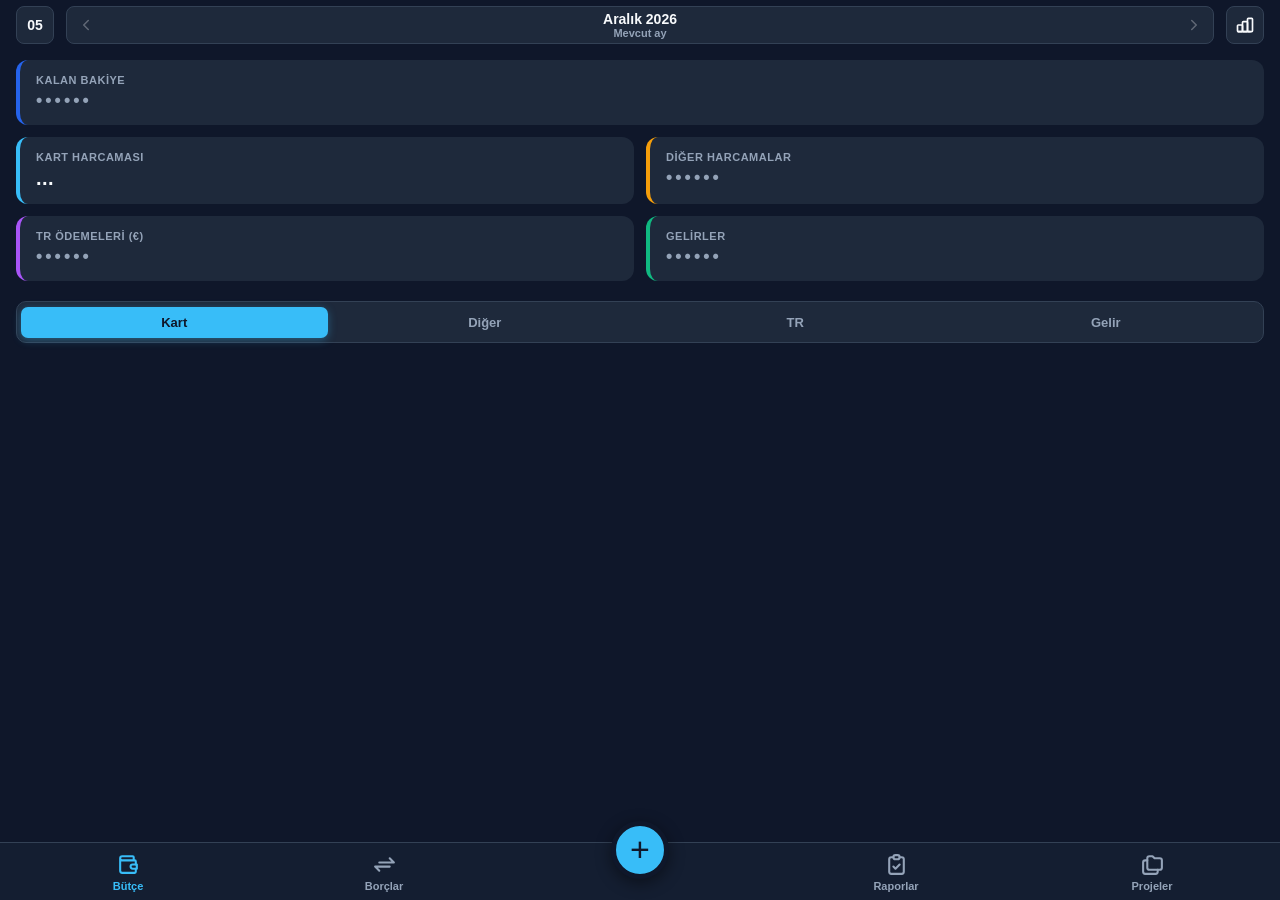
<file: 2_cld.html>
<!DOCTYPE html>
<html lang="tr">
<head>
  <meta charset="UTF-8">
  <meta name="viewport" content="width=device-width, initial-scale=1.0, maximum-scale=1.0, user-scalable=no, viewport-fit=cover">
  <meta name="apple-mobile-web-app-capable" content="yes">
  <meta name="apple-mobile-web-app-status-bar-style" content="black">
  <meta name="theme-color" content="#0f172a">
  <meta name="apple-mobile-web-app-title" content="Harcama Takip">
  
  <meta http-equiv="Cache-Control" content="no-cache, no-store, must-revalidate">
  <meta http-equiv="Pragma" content="no-cache">
  <meta http-equiv="Expires" content="0">

  <link rel="apple-touch-icon" href="./icon.png">
  <link rel="icon" type="image/png" href="./icon.png">

  <title>Harcama & Borç Takip</title>
  <style>
    :root {
      --bg: #0f172a;
      --card-bg: #1e293b;
      --accent: #38bdf8;
      --primary-blue: #2563eb;
      --text: #f8fafc;
      --text-dim: #94a3b8;
      --border: #334155;
      --green: #10b981;
      --red: #f43f5e;
      --orange: #f59e0b;
      --purple: #a855f7;
    }
    * { 
      box-sizing: border-box; 
      font-family: -apple-system, BlinkMacSystemFont, "Segoe UI", Roboto, sans-serif; 
      margin: 0; 
      padding: 0; 
      -webkit-tap-highlight-color: transparent;
      -webkit-touch-callout: none;
      -webkit-user-select: none;
      user-select: none;
    }

    input, textarea {
      -webkit-user-select: text !important;
      user-select: text !important;
      -webkit-touch-callout: default !important;
    }

    ::-webkit-scrollbar { display: none; }
    * { -ms-overflow-style: none; scrollbar-width: none; }

    html {
      background-color: var(--bg);
      margin: 0;
      padding: 0;
    }
    
    body { 
      background-color: var(--bg);
      color: var(--text); 
      padding-top: env(safe-area-inset-top, 0px);
      padding-left: 16px;
      padding-right: 16px;
      padding-bottom: 24px;
      margin: 0;
      min-height: 100vh;
    }

    body.modal-open {
      overflow: hidden !important;
      touch-action: none !important;
    }

    #appContent {
      transition: transform 0.2s ease-out;
      will-change: transform;
    }

    /* iOS 27 ÜST BLUR ÇÖZÜMÜ: ekranın en üstünde, opak, sabit, en az 6px yüksek ve geniş şerit.
       pointer-events:none KULLANMA (iOS'un şeridi görmesini engelleyebilir). */
    .ios-top-strip {
      position: fixed;
      top: 0;
      left: 0;
      right: 0;
      height: 6px;
      background-color: var(--bg);
      z-index: 151;
    }

    .status-bar-shield {
      display: none;
      position: fixed;
      top: 0;
      left: 0;
      right: 0;
      height: max(8px, env(safe-area-inset-top, 0px));
      background-color: var(--bg);
      z-index: 150;
    }

    #pullIndicator {
      position: fixed;
      top: calc(max(8px, env(safe-area-inset-top, 0px)) + 15px);
      left: 50%;
      transform: translateX(-50%) scale(0);
      background: var(--card-bg);
      border: 2px solid var(--accent);
      color: var(--accent);
      width: 52px;
      height: 52px;
      border-radius: 50%;
      display: flex;
      align-items: center;
      justify-content: center;
      font-size: 26px;
      font-weight: bold;
      z-index: 200;
      opacity: 0;
      box-shadow: 0 8px 24px rgba(0, 0, 0, 0.7);
      pointer-events: none;
      transition: transform 0.2s cubic-bezier(0.175, 0.885, 0.32, 1.275), opacity 0.2s ease;
    }
    .rotating { animation: spin 0.7s linear infinite !important; }
    @keyframes spin { 
      0% { transform: translateX(-50%) rotate(0deg); }
      100% { transform: translateX(-50%) rotate(360deg); }
    }

    .header { 
      display: grid; 
      grid-template-columns: 1fr 1fr; 
      gap: 12px; 
      margin-bottom: 16px; 
      padding-top: 6px; 
      align-items: center; 
    }

    .module-switcher {
      display: flex;
      background: var(--card-bg);
      border: 1px solid var(--border);
      border-radius: 8px;
      padding: 3px;
      gap: 3px;
      width: 100%;
      height: 38px;
    }
    .mod-btn {
      flex: 1;
      padding: 0;
      border: none;
      background: transparent;
      color: var(--text-dim);
      font-size: 13px;
      font-weight: 600;
      border-radius: 6px;
      cursor: pointer;
      display: flex;
      align-items: center;
      justify-content: center;
      transition: all 0.2s ease;
    }
    .mod-btn#modBudget.active {
      background: var(--accent);
      color: #0f172a;
      box-shadow: 0 2px 6px rgba(56, 189, 248, 0.3);
    }

    /* AJANDA (GÜN) BUTONU SEÇİLİ DURUMU (BÜTÇE İLE BİREBİR AYNI STİL) */
    #btnTimelineView.active {
      background: var(--accent) !important;
      color: #0f172a !important;
      border-color: var(--accent) !important;
      box-shadow: 0 2px 6px rgba(56, 189, 248, 0.35) !important;
    }
    
    .mod-btn#modDebts.active {
      background: var(--orange);
      color: #0f172a;
      box-shadow: 0 2px 6px rgba(245, 158, 11, 0.3);
    }

    select.sheet-select { 
      width: 100%; 
      height: 38px; 
      background: var(--card-bg); 
      color: var(--text); 
      border: 1px solid var(--border); 
      padding: 0 10px; 
      border-radius: 8px; 
      font-size: 13px; 
      font-weight: 600; 
      outline: none; 
      text-align: center; 
      transition: all 0.25s ease; 
    }

    select.sheet-select.past-month-warning {
      border: 2px solid var(--orange) !important;
      color: var(--orange) !important;
      background: rgba(245, 158, 11, 0.12) !important;
      box-shadow: 0 0 10px rgba(245, 158, 11, 0.25);
    }
    select.sheet-select.next-month-theme {
      border: 2px solid var(--purple) !important;
      color: var(--purple) !important;
      background: rgba(168, 85, 247, 0.12) !important;
      box-shadow: 0 0 10px rgba(168, 85, 247, 0.25);
    }

    .past-month-banner-container {
      display: none;
      justify-content: center;
      align-items: center;
      margin-bottom: 12px;
      animation: fadeIn 0.25s ease;
    }
    .past-month-banner-pill {
      background: rgba(245, 158, 11, 0.15);
      border: 1px solid var(--orange);
      color: var(--orange);
      padding: 6px 14px;
      border-radius: 20px;
      font-size: 12px;
      font-weight: 700;
      display: inline-flex;
      align-items: center;
      gap: 6px;
      cursor: pointer;
      box-shadow: 0 2px 8px rgba(245, 158, 11, 0.2);
    }
    .past-month-banner-pill.next-theme {
      background: rgba(168, 85, 247, 0.15) !important;
      border: 1px solid var(--purple) !important;
      color: var(--purple) !important;
      box-shadow: 0 2px 8px rgba(168, 85, 247, 0.2) !important;
    }
    .past-month-banner-pill:active {
      transform: scale(0.97);
      opacity: 0.85;
    }

    .summary-grid { display: grid; grid-template-columns: 1fr 1fr; gap: 12px; margin-bottom: 20px; }
    
    .summary-card { 
      background: var(--card-bg); 
      padding: 14px 16px; 
      border-radius: 12px; 
      border-left: 4px solid transparent; 
    }
    
    .summary-card.rem { grid-column: span 2; border-left-color: var(--primary-blue); }
    .summary-card.card-exp { border-left-color: var(--accent); cursor: pointer; transition: transform 0.1s, opacity 0.1s; }
    .summary-card.card-exp:active { transform: scale(0.98); opacity: 0.85; }
    .summary-card.manual-exp { border-left-color: var(--orange); }
    .summary-card.tr-exp { border-left-color: var(--purple); }
    .summary-card.income { border-left-color: var(--green); }
    
    .summary-card.debt-net { grid-column: span 2; border-left-color: var(--accent); }
    .summary-card.debt-give { border-left-color: var(--red); }
    .summary-card.debt-get { border-left-color: var(--green); }

    .summary-card.clickable { cursor: pointer; }
    .summary-card.clickable:active { opacity: 0.8; transform: scale(0.98); transition: transform 0.1s; }
    
    .summary-title { font-size: 11px; color: var(--text-dim); text-transform: uppercase; font-weight: 600; letter-spacing: 0.5px; }
    .summary-val { font-size: 20px; font-weight: 700; margin-top: 4px; letter-spacing: 0.5px; }
    
    .val-rem { font-size: 24px; }
    .val-card { color: var(--text); }
    .val-manual { color: var(--text); }
    .val-tr { color: var(--text); }
    .val-inc { color: var(--text); }
    .masked { letter-spacing: 3px; color: var(--text-dim) !important; font-size: 18px; }

    .tabs-bar-wrapper {
      position: relative;
      margin-bottom: 16px;
      min-height: 42px;
    }

    .tabs { 
      display: flex; 
      background: var(--card-bg); 
      border: 1px solid var(--border); 
      border-radius: 10px; 
      padding: 4px; 
      gap: 4px; 
      height: 42px; 
      box-sizing: border-box; 
      align-items: center; 
    }
    .tab-btn { 
      flex: 1; 
      padding: 8px 0; 
      text-align: center; 
      border: none; 
      background: transparent; 
      color: var(--text-dim); 
      font-size: 13px; 
      font-weight: 600; 
      border-radius: 7px; 
      cursor: pointer; 
      transition: all 0.2s ease; 
    }
    
    .tab-btn#tab-card.active { background: var(--accent); color: #0f172a; box-shadow: 0 2px 8px rgba(56, 189, 248, 0.35); }
    .tab-btn#tab-manual.active { background: var(--orange); color: #0f172a; box-shadow: 0 2px 8px rgba(245, 158, 11, 0.35); }
    .tab-btn#tab-tr.active { background: var(--purple); color: #ffffff; box-shadow: 0 2px 8px rgba(168, 85, 247, 0.35); }
    .tab-btn#tab-income.active { background: var(--green); color: #0f172a; box-shadow: 0 2px 8px rgba(16, 185, 129, 0.35); }
    
    .tab-btn#tab-debt-give.active { background: var(--red); color: #fff; box-shadow: 0 2px 8px rgba(244, 63, 94, 0.35); }
    .tab-btn#tab-debt-get.active { background: var(--green); color: #0f172a; box-shadow: 0 2px 8px rgba(16, 185, 129, 0.35); }
    .tab-btn#tab-debt-history.active { background: var(--purple); color: #fff; box-shadow: 0 2px 8px rgba(168, 85, 247, 0.35); }

    .search-bar-inline {
      display: none;
      align-items: center;
      background: var(--card-bg);
      border: 1px solid var(--accent);
      border-radius: 10px;
      padding: 0 8px 0 10px;
      height: 42px;
      box-sizing: border-box;
      gap: 6px;
      animation: fadeIn 0.2s ease;
    }
    .search-bar-inline.active {
      display: flex;
    }
    .search-bar-inline input {
      flex: 1;
      min-width: 0;
      background: transparent;
      border: none;
      outline: none;
      color: #fff;
      font-size: 14px;
      font-weight: 500;
    }
    .search-bar-inline input::placeholder {
      color: var(--text-dim);
      font-size: 12px;
    }
    
    .search-sum-badge {
      display: none;
      font-size: 11px;
      font-weight: 700;
      color: var(--accent);
      background: rgba(56, 189, 248, 0.12);
      border: 1px solid rgba(56, 189, 248, 0.25);
      padding: 3px 7px;
      border-radius: 6px;
      white-space: nowrap;
    }

    .search-clear-btn {
      background: rgba(255,255,255,0.08);
      border: none;
      color: var(--text-dim);
      width: 26px;
      height: 26px;
      border-radius: 50%;
      cursor: pointer;
      font-size: 12px;
      font-weight: bold;
      display: flex;
      align-items: center;
      justify-content: center;
      flex-shrink: 0;
    }
    .search-clear-btn:active {
      background: rgba(255,255,255,0.2);
      color: #fff;
    }

    .row-wrapper {
      position: relative;
      margin-bottom: 8px !important;
      border-radius: 10px;
      background: transparent;
      display: flex;
      flex-direction: column;
      overflow: hidden;
      box-sizing: border-box;
    }
    .swipe-container {
      position: relative;
      margin-bottom: 8px !important;
      border-radius: 10px;
      background: transparent;
      display: flex;
      flex-direction: column;
      overflow: hidden;
      box-sizing: border-box;
    }
    .swipe-actions {
      position: absolute;
      right: 0;
      top: 0;
      bottom: 0;
      height: 100%;
      display: flex;
      align-items: stretch;
      z-index: 1;
      border-radius: 0 10px 10px 0;
      overflow: hidden;
      pointer-events: none;
      opacity: 0;
      transition: opacity 0.15s ease;
    }
    .swipe-container.swiped .swipe-actions,
    .swipe-container.swiping .swipe-actions {
      opacity: 1;
      pointer-events: auto;
    }

    .swipe-btn {
      border: none;
      outline: none;
      color: #fff;
      font-weight: 700;
      font-size: 13px;
      cursor: pointer;
      display: flex;
      align-items: center;
      justify-content: center;
      white-space: nowrap;
      padding: 0;
      height: 100%;
      margin: 0;
      box-sizing: border-box;
    }
    .swipe-btn.edit { background: var(--primary-blue); width: 75px; }
    .swipe-btn.pay { background: var(--orange); width: 75px; }
    .swipe-btn.close { background: var(--primary-blue); width: 75px; }
    .swipe-btn.delete { background: var(--red); width: 75px; }
    .swipe-btn.undo { background: var(--red); width: 75px; }

    .item-card { 
      position: relative; 
      background: var(--card-bg); 
      border: 1px solid var(--border); 
      border-radius: 10px; 
      padding: 12px; 
      display: flex; 
      justify-content: space-between; 
      align-items: center; 
      z-index: 2; 
      transition: transform 0.2s ease-out, border-radius 0.2s ease, background 0.2s ease; 
      width: 100%; 
      min-height: 58px; 
      box-sizing: border-box; 
      cursor: pointer; 
      touch-action: pan-y; 
    }
    .swipe-container.swiped .item-card,
    .swipe-container.swiping .item-card {
      border-top-right-radius: 0;
      border-bottom-right-radius: 0;
    }

    .item-card.pending-card {
      background: #141d2b !important;
      border: 1px solid var(--border) !important;
    }
    .badge-pending {
      display: inline-block;
      background: rgba(245, 158, 11, 0.2);
      color: var(--orange);
      font-size: 10px;
      font-weight: 700;
      padding: 2px 6px;
      border-radius: 4px;
      margin-right: 4px;
    }

    .item-left .name { font-weight: 600; font-size: 14px; }
    .item-left .sub { font-size: 11px; color: var(--text-dim); margin-top: 2px; }
    .item-right { font-weight: 700; font-size: 15px; text-align: right; }
    .item-right .sub-eur { font-size: 11px; color: var(--text-dim); font-weight: 500; margin-top: 2px; }

    .accordion-body {
      display: none;
      background: #131d31;
      border: 1px solid var(--border);
      border-top: none;
      border-radius: 0 0 10px 10px;
      padding: 12px 14px;
      z-index: 2;
    }
    .accordion-body.open {
      display: block;
      animation: fadeIn 0.2s ease;
    }
    @keyframes fadeIn { from { opacity: 0; transform: translateY(-4px); } to { opacity: 1; transform: translateY(0); } }

    .acc-row {
      display: grid;
      grid-template-columns: 105px 1fr auto;
      align-items: center;
      gap: 6px;
      font-size: 12px;
      padding: 5px 0;
      border-bottom: 1px dashed rgba(255, 255, 255, 0.08);
    }
    .acc-row:last-child { border-bottom: none; }
    .acc-date { color: var(--text-dim); white-space: nowrap; }
    .acc-note { color: var(--text); text-align: left; }
    .acc-amount { font-weight: 600; text-align: right; white-space: nowrap; }

    .fab { 
      position: fixed; 
      bottom: 20px; 
      right: 20px; 
      background: var(--accent); 
      color: #0f172a; 
      width: 70px; 
      height: 70px; 
      border-radius: 50%; 
      border: none; 
      box-shadow: 0 4px 16px rgba(0, 0, 0, 0.45); 
      cursor: pointer; 
      display: flex; 
      align-items: center; 
      justify-content: center; 
      z-index: 50; 
      transition: transform 0.15s cubic-bezier(0.175, 0.885, 0.32, 1.275); 
      touch-action: none; 
      user-select: none; 
      -webkit-user-select: none; 
    }
    .fab span { 
      display: block; 
      font-size: 40px; 
      font-weight: 400; 
      line-height: 1; 
      margin-top: -3px; 
      pointer-events: none; 
    }
    .fab:active { transform: scale(0.92); opacity: 0.9; }

    /* FAB AKSİYON BUTONLARI & SÜRÜM ROZETİ */
    .fab-mini-action {
      position: fixed;
      right: 22px;
      color: #fff;
      padding: 10px 14px;
      border-radius: 20px;
      border: none;
      box-shadow: 0 6px 20px rgba(0,0,0,0.6);
      font-size: 13px;
      font-weight: 700;
      display: none;
      align-items: center;
      gap: 6px;
      z-index: 60;
      cursor: pointer;
      animation: popUp 0.25s cubic-bezier(0.175, 0.885, 0.32, 1.275);
    }
    #badgeVersionAction {
      bottom: 455px;
      background: #1e293b;
      color: var(--text-dim);
      border: 1px solid var(--border);
      font-size: 11px;
      font-weight: 600;
      padding: 5px 12px;
      pointer-events: none;
      box-shadow: 0 4px 12px rgba(0,0,0,0.4);
    }
    #btnProjectsAction {
      bottom: 405px;
      background: var(--primary-blue);
      color: #fff;
    }
    #btnChartsAction {
      bottom: 355px;
      background: #14b8a6;
      color: #04201c;
    }
    #btnPastMonthReportAction {
      bottom: 305px;
      background: #475569;
      color: #fff;
    }
    #btnControlAction {
      bottom: 255px;
      background: var(--green);
      color: #0f172a;
    }
    #btnToggleSearchAction {
      bottom: 205px;
      background: var(--accent);
      color: #0f172a;
    }
    #btnLiquidityAction {
      bottom: 155px;
      background: var(--orange);
      color: #0f172a;
    }
    #btnLastMonthAction {
      bottom: 105px;
      background: var(--purple);
      color: #fff;
    }

    @keyframes popUp {
      from { transform: translateY(20px) scale(0.6); opacity: 0; }
      to { transform: translateY(0px) scale(1); opacity: 1; }
    }
    
    .modal { 
      display: none; 
      position: fixed; 
      inset: 0; 
      background: rgba(0,0,0,0.75); 
      align-items: flex-end; 
      z-index: 999; 
      touch-action: pan-y; 
    }
    .modal-content { 
      background: var(--card-bg); 
      width: 100%; 
      border-radius: 20px 20px 0 0; 
      padding: 20px; 
      padding-bottom: max(25px, env(safe-area-inset-bottom)); 
      border-top: 1px solid var(--border); 
      box-sizing: border-box; 
      max-height: 90vh; 
      overflow-y: auto; 
      overscroll-behavior: contain; 
      -webkit-overflow-scrolling: touch; 
    }
    
    .type-switcher {
      display: flex;
      gap: 5px;
      margin-bottom: 14px;
      background: var(--bg);
      padding: 4px;
      border-radius: 10px;
      border: 1px solid var(--border);
    }
    .type-btn {
      flex: 1;
      padding: 9px 0;
      border: none;
      background: transparent;
      color: var(--text-dim);
      font-size: 11px;
      font-weight: 600;
      border-radius: 7px;
      cursor: pointer;
      transition: all 0.2s ease;
    }
    
    .type-btn#btnTypeCard.active { background: var(--accent); color: #0f172a; }
    .type-btn#btnTypeManual.active { background: var(--orange); color: #0f172a; }
    .type-btn#btnTypeTR.active { background: var(--purple); color: #ffffff; }
    .type-btn#btnTypeIncome.active { background: var(--green); color: #0f172a; }
    
    .type-btn#btnTypeDebtGive.active { background: var(--red); color: #ffffff; }
    .type-btn#btnTypeDebtGet.active { background: var(--green); color: #0f172a; }

    /* SOL KENAR DURUM ŞERİDİ */
    #edgeIndicator {
      position: fixed;
      top: 0;
      bottom: 0;
      left: 0;
      width: 1px;
      z-index: 160;
      pointer-events: none;
      display: none;
      transition: background-color 0.25s ease, box-shadow 0.25s ease;
    }
    #edgeIndicator.next-month {
      display: block;
      background-color: var(--purple);
    }
    #edgeIndicator.past-month {
      display: block;
      background-color: var(--orange);
    }
    
    .form-group { 
      margin-bottom: 12px; 
      width: 100%; 
      box-sizing: border-box; 
      position: relative; 
    }
    .form-group label { 
      display: block; 
      font-size: 12px; 
      color: var(--text-dim); 
      margin-bottom: 4px; 
    }
    
    .form-group input { 
      width: 100%; 
      max-width: 100%; 
      min-width: 0; 
      background: var(--bg); 
      border: 1px solid var(--border); 
      color: #fff; 
      padding: 11px 12px; 
      border-radius: 8px; 
      font-size: 15px; 
      outline: none; 
      box-sizing: border-box; 
      display: block; 
      -webkit-appearance: none; 
      appearance: none; 
    }
    .form-group input[type="date"] {
      min-height: 44px;
      line-height: normal;
    }
    .form-group input:focus { border-color: var(--accent); }

    .combobox-container {
      position: relative;
      width: 100%;
    }
    .combobox-input {
      padding-right: 40px !important;
    }
    .combobox-arrow {
      position: absolute;
      right: 0;
      top: 0;
      bottom: 0;
      width: 40px;
      display: flex;
      align-items: center;
      justify-content: center;
      color: var(--text-dim);
      font-size: 12px;
      cursor: pointer;
      user-select: none;
      transition: transform 0.2s ease, color 0.2s ease;
    }
    .combobox-arrow:active {
      color: var(--accent);
      transform: scale(0.9);
    }
    .combobox-dropdown {
      display: none;
      position: absolute;
      left: 0;
      right: 0;
      background: #131d31;
      border: 1px solid var(--border);
      border-radius: 8px;
      max-height: 135px;
      overflow-y: auto;
      z-index: 1050;
      box-shadow: 0 8px 24px rgba(0, 0, 0, 0.7);
      -webkit-overflow-scrolling: touch;
    }
    .combobox-dropdown.open {
      display: block;
      animation: fadeIn 0.15s ease;
    }
    .combobox-dropdown.open-down {
      top: calc(100% + 4px);
      bottom: auto;
    }
    .combobox-dropdown.open-up {
      bottom: calc(100% + 4px);
      top: auto;
    }
    .combobox-item {
      padding: 10px 14px;
      font-size: 14px;
      color: var(--text);
      cursor: pointer;
      border-bottom: 1px solid rgba(255, 255, 255, 0.05);
    }
    .combobox-item:last-child {
      border-bottom: none;
    }
    .combobox-item:active, .combobox-item.highlighted {
      background: rgba(56, 189, 248, 0.15);
      color: var(--accent);
      font-weight: 600;
    }

    .modal-actions { display: flex; flex-direction: column; gap: 8px; margin-top: 16px; }
    .btn-submit { 
      width: 100%; 
      background: var(--accent); 
      color: #0f172a; 
      font-weight: bold; 
      padding: 13px; 
      border-radius: 10px; 
      border: none; 
      font-size: 15px; 
      cursor: pointer; 
    }
    .btn-cancel { 
      width: 100%; 
      background: #334155; 
      color: var(--text); 
      font-weight: 600; 
      padding: 12px; 
      border-radius: 10px; 
      border: 1px solid var(--border); 
      font-size: 15px; 
      cursor: pointer; 
    }

    .template-item {
      display: flex;
      align-items: center;
      justify-content: space-between;
      padding: 10px 12px;
      background: var(--bg);
      border: 1px solid var(--border);
      border-radius: 8px;
      margin-bottom: 8px;
      cursor: pointer;
    }
    .template-item input[type="checkbox"] {
      width: 20px;
      height: 20px;
      accent-color: var(--purple);
      margin-right: 10px;
      cursor: pointer;
    }
    .template-tag {
      font-size: 10px;
      font-weight: 700;
      padding: 2px 6px;
      border-radius: 4px;
      margin-right: 6px;
      display: inline-block;
      white-space: nowrap;
    }
    .tag-card { background: rgba(56, 189, 248, 0.2); color: var(--accent); }
    .tag-manual { background: rgba(245, 158, 11, 0.2); color: var(--orange); }
    .tag-tr { background: rgba(168, 85, 247, 0.2); color: var(--purple); }
    .tag-income { background: rgba(16, 185, 129, 0.2); color: var(--green); }

    .liq-section-title {
      font-size: 11px;
      font-weight: 700;
      color: var(--text-dim);
      text-transform: uppercase;
      letter-spacing: 0.5px;
      margin: 14px 0 6px 2px;
    }
    .liq-card {
      background: var(--bg);
      border: 1px solid var(--border);
      border-radius: 10px;
      padding: 12px 14px;
      margin-bottom: 8px;
    }
    .liq-row {
      display: flex;
      justify-content: space-between;
      align-items: center;
      padding: 5px 0;
      font-size: 13px;
      border-bottom: 1px dashed rgba(255, 255, 255, 0.06);
    }
    .liq-row:last-child { border-bottom: none; }
    .liq-row.total-row {
      font-weight: 700;
      font-size: 14px;
      border-top: 1px solid var(--border);
      margin-top: 6px;
      padding-top: 8px;
    }
    .liq-acc-header {
      display: flex;
      justify-content: space-between;
      align-items: center;
      cursor: pointer;
      user-select: none;
    }

    /* MINI GÖRÜNÜM DEĞİŞTİRİCİLER */
    .mini-view-switcher {
      display: flex;
      background: var(--bg);
      border: 1px solid var(--border);
      border-radius: 8px;
      padding: 3px;
      gap: 3px;
      height: 36px;
      box-sizing: border-box;
      flex-shrink: 0;
    }
    .mini-view-switcher.two-way {
      width: 140px;
    }
    .mini-view-switcher.three-way {
      width: 205px;
    }
    .mini-view-btn {
      flex: 1;
      border: none;
      background: transparent;
      color: var(--text-dim);
      font-size: 12px;
      font-weight: 600;
      padding: 0 4px;
      border-radius: 6px;
      cursor: pointer;
      display: flex;
      align-items: center;
      justify-content: center;
      white-space: nowrap;
      transition: all 0.2s ease;
    }
    .mini-view-btn.active {
      background: var(--orange);
      color: #0f172a;
      box-shadow: 0 2px 6px rgba(245, 158, 11, 0.35);
    }

    /* YATAY KAYAN AKILLI FİLTRE ÇİPLERİ */
    .filter-chip-bar {
      display: flex;
      align-items: center;
      gap: 6px;
      overflow-x: auto;
      white-space: nowrap;
      padding: 2px 0 10px 0;
      margin-bottom: 6px;
      -webkit-overflow-scrolling: touch;
    }
    .filter-chip {
      background: var(--bg);
      border: 1px solid var(--border);
      color: var(--text-dim);
      font-size: 11px;
      font-weight: 600;
      padding: 5px 12px;
      border-radius: 14px;
      cursor: pointer;
      transition: all 0.2s ease;
      user-select: none;
      flex-shrink: 0;
    }
    .filter-chip.active {
      background: rgba(56, 189, 248, 0.15);
      border-color: var(--accent);
      color: var(--accent);
    }

    /* SABİT BİLGİ ŞERİDİ */
    .static-info-banner {
      background: rgba(56, 189, 248, 0.08);
      border: 1px solid rgba(56, 189, 248, 0.3);
      border-radius: 8px;
      padding: 9px 12px;
      display: flex;
      justify-content: space-between;
      align-items: center;
      margin-bottom: 10px;
      font-size: 12px;
      font-weight: 600;
    }

    /* AJANDA DÜZENİ */
    .calendar-timeline-card {
      background: var(--bg);
      border: 1px solid var(--border);
      border-radius: 10px;
      margin-bottom: 8px;
      overflow: hidden;
      transition: border-color 0.2s ease;
    }
    .calendar-day-header {
      display: flex;
      justify-content: space-between;
      align-items: center;
      padding: 12px 14px;
      cursor: pointer;
      user-select: none;
    }
    .calendar-day-header:active {
      background: rgba(255,255,255,0.03);
    }
    .calendar-day-badge {
      display: flex;
      align-items: baseline;
      gap: 6px;
    }
    .calendar-day-num {
      font-size: 20px;
      font-weight: 800;
      color: var(--accent);
      line-height: 1;
    }
    .calendar-day-name {
      font-size: 13px;
      font-weight: 600;
      color: var(--text-dim);
    }
    .calendar-day-total {
      font-size: 15px;
      font-weight: 700;
      display: flex;
      align-items: center;
      gap: 6px;
    }
    .calendar-day-body {
      display: none;
      padding: 4px 14px 10px 14px;
      border-top: 1px dashed rgba(255,255,255,0.07);
      background: rgba(0, 0, 0, 0.15);
    }
    .calendar-day-body.open {
      display: block !important;
      animation: fadeIn 0.15s ease;
    }

    /* AJANDA SATIRINDA KUSURSUZ SOL-SAĞ HİZALAMA */
    .cal-item-row {
      display: flex;
      justify-content: space-between;
      align-items: center;
      padding: 8px 0;
      border-bottom: 1px dashed rgba(255, 255, 255, 0.06);
    }
    .cal-item-row:last-child {
      border-bottom: none;
    }
    .cal-item-left {
      display: flex;
      align-items: flex-start;
      gap: 8px;
      max-width: 65%;
      min-width: 0;
    }
    .cal-item-tag-box {
      flex-shrink: 0;
      margin-top: 1px;
    }
    .cal-item-col {
      display: flex;
      flex-direction: column;
      gap: 2px;
      min-width: 0;
    }
    .cal-item-desc {
      font-weight: 600;
      font-size: 13px;
      color: #fff;
      word-break: break-word;
      line-height: 1.25;
    }
    .cal-item-sub {
      font-size: 11px;
      color: var(--text-dim);
      line-height: 1.2;
    }
    .cal-item-right {
      display: flex;
      flex-direction: column;
      align-items: flex-end;
      justify-content: center;
      gap: 2px;
      white-space: nowrap;
      text-align: right;
      flex-shrink: 0;
      padding-left: 6px;
    }
    .cal-item-primary-amt {
      font-weight: 700;
      font-size: 14px;
      font-variant-numeric: tabular-nums;
    }
    .cal-item-secondary-amt {
      font-size: 11px;
      color: var(--text-dim);
      font-variant-numeric: tabular-nums;
    }

    /* DİNAMİK AJANDA ALT TOPLAM KARTI */
    .calendar-summary-bottom-card {
      background: #141d2b;
      border: 1px solid var(--accent);
      border-radius: 10px;
      padding: 11px 14px;
      margin-top: 12px;
      display: flex;
      justify-content: space-between;
      align-items: center;
      box-shadow: 0 4px 14px rgba(0, 0, 0, 0.4);
    }
    .calendar-summary-title {
      font-size: 12px;
      font-weight: 700;
      color: var(--accent);
      display: flex;
      flex-direction: column;
      gap: 2px;
    }
    .calendar-summary-amounts {
      text-align: right;
      display: flex;
      flex-direction: column;
      gap: 2px;
    }
  
    /* ===== v3.10: ay çubuğu, alt menü, Raporlar ===== */
    :root { --nav-h: calc(58px + env(safe-area-inset-bottom, 0px)); }
    body { padding-bottom: calc(var(--nav-h) + 24px); }
    .topbar { grid-template-columns: 38px 1fr 38px !important; }
    .mnav { height: 38px; display: flex; align-items: stretch; background: var(--card-bg); border: 1px solid var(--border); border-radius: 8px; overflow: hidden; transition: all 0.25s ease; min-width: 0; }
    .mn-ar { width: 38px; border: none; background: transparent; color: var(--text); display: flex; align-items: center; justify-content: center; cursor: pointer; padding: 0; flex-shrink: 0; }
    .mn-ar svg { width: 18px; height: 18px; }
    .mn-ar:disabled { opacity: 0.3; cursor: default; }
    .mn-name { flex: 1; border: none; background: transparent; color: var(--text); padding: 0; display: flex; flex-direction: column; align-items: center; justify-content: center; cursor: pointer; line-height: 1.15; min-width: 0; }
    .mn-1 { font-size: 14px; font-weight: 700; white-space: nowrap; }
    .mn-2 { font-size: 11px; font-weight: 600; color: var(--text-dim); }
    .mnav.past { border: 2px solid var(--orange); background: rgba(245, 158, 11, 0.12); box-shadow: 0 0 10px rgba(245, 158, 11, 0.25); }
    .mnav.past .mn-ar, .mnav.past .mn-name, .mnav.past .mn-2 { color: var(--orange); }
    .mnav.next { border: 2px solid var(--purple); background: rgba(168, 85, 247, 0.12); box-shadow: 0 0 10px rgba(168, 85, 247, 0.25); }
    .mnav.next .mn-ar, .mnav.next .mn-name, .mnav.next .mn-2 { color: var(--purple); }
    .dseg { display: flex; background: var(--card-bg); border: 1px solid var(--border); border-radius: 8px; padding: 3px; gap: 3px; height: 38px; }
    .dseg button { flex: 1; border: none; background: transparent; color: var(--text-dim); font-size: 13px; font-weight: 600; border-radius: 6px; cursor: pointer; padding: 0; }
    .dseg button.active { background: var(--orange); color: #0f172a; box-shadow: 0 2px 6px rgba(245, 158, 11, 0.3); }
    .top-title { font-size: 16px; font-weight: 700; text-align: center; line-height: 38px; }

    .bottom-nav { position: fixed; left: 0; right: 0; bottom: 0; height: var(--nav-h); padding-bottom: env(safe-area-inset-bottom, 0px); background: rgba(21, 31, 50, 0.98); border-top: 1px solid var(--border); display: grid; grid-template-columns: repeat(5, 1fr); z-index: 120; }
    .bn-item { border: none; background: transparent; color: var(--text-dim); display: flex; flex-direction: column; align-items: center; justify-content: center; gap: 3px; font-size: 11px; font-weight: 600; cursor: pointer; padding: 0; }
    .bn-item svg { width: 25px; height: 25px; }
    .bn-item.active { color: var(--c); }
    .bn-center { display: flex; justify-content: center; align-items: flex-start; }
    .bottom-nav .fab { position: relative; right: auto; bottom: auto; width: 58px; height: 58px; margin-top: -22px; border: 5px solid var(--bg); z-index: 2; }
    .bottom-nav .fab span { font-size: 34px; margin-top: -2px; }
    .fab-menu { position: fixed; left: 50%; transform: translateX(-50%); bottom: calc(var(--nav-h) + 26px); display: none; flex-direction: column; align-items: center; gap: 8px; z-index: 130; }
    .fab-menu.open { display: flex; }
    .fab-menu .fab-mini-action { position: static; display: flex; }

    .rep-head { display: flex; align-items: center; gap: 10px; padding-top: 6px; }
    .rep-title { flex: 1; font-size: 20px; font-weight: 700; }
    .rep-send { height: 38px; padding: 0 14px; border-radius: 8px; border: 1px solid var(--green); background: rgba(16, 185, 129, 0.14); color: var(--green); font-size: 13px; font-weight: 700; display: flex; align-items: center; gap: 6px; cursor: pointer; }
    .rep-send svg { width: 16px; height: 16px; }
    #repTabs .tab-btn.active { background: var(--green); color: #0f172a; box-shadow: 0 2px 8px rgba(16, 185, 129, 0.35); }
    .rep-panel { position: static !important; inset: auto !important; background: transparent !important; z-index: auto !important; align-items: stretch !important; }
    .rep-panel .modal-content { max-height: none !important; border: none !important; background: transparent !important; padding: 0 !important; border-radius: 0 !important; overflow: visible !important; }
    .rep-panel .modal-actions { display: none !important; }
    .rep-panel [id$="ReportContent"] { max-height: none !important; overflow: visible !important; }
    .mp-row { display: flex; justify-content: space-between; align-items: center; width: 100%; padding: 13px 14px; border: 1px solid var(--border); border-radius: 10px; background: var(--bg); color: var(--text); margin-bottom: 8px; cursor: pointer; text-align: left; }
    .mp-row.on { border-color: var(--accent); background: rgba(56, 189, 248, 0.1); }
    .mp-a { font-size: 14px; font-weight: 700; }
    .mp-b { font-size: 11px; color: var(--text-dim); font-weight: 600; }
  </style>
</head>
<body>

  <div id="edgeIndicator"></div>
  <div class="status-bar-shield"></div>
  <div class="ios-top-strip"></div>
  <div id="pullIndicator">↓</div>

  <div id="appContent">
    <div class="header topbar" id="topBar">
      <!-- SOL: TARİH BUTONU (Ajanda) -->
      <button type="button" id="btnTimelineView" style="height:38px; width:38px; background:var(--card-bg); border:1px solid var(--border); border-radius:8px; color:var(--text); font-size:14px; font-weight:800; cursor:pointer; display:flex; align-items:center; justify-content:center; transition:all 0.2s;" onclick="switchModule('timeline')">
        <span id="btnTimelineDayNum">--</span>
      </button>

      <!-- ORTA: ay çubuğu (Bütçe) / Aktif-Arşiv (Borçlar) / başlık (Ajanda) -->
      <div id="topCenter" style="min-width:0;">
        <div class="mnav" id="monthNav">
          <button type="button" class="mn-ar" id="mnPrev" aria-label="Önceki ay" onclick="stepMonth(1)"><svg viewBox="0 0 24 24" fill="none" stroke="currentColor" stroke-width="2" stroke-linecap="round" stroke-linejoin="round" aria-hidden="true"><path d="M15 6l-6 6l6 6"/></svg></button>
          <button type="button" class="mn-name" id="mnName" aria-label="Ay seç" onclick="openMonthPicker()"><span class="mn-1" id="mn1">...</span><span class="mn-2" id="mn2"></span></button>
          <button type="button" class="mn-ar" id="mnNext" aria-label="Sonraki ay" onclick="stepMonth(-1)"><svg viewBox="0 0 24 24" fill="none" stroke="currentColor" stroke-width="2" stroke-linecap="round" stroke-linejoin="round" aria-hidden="true"><path d="M9 6l6 6l-6 6"/></svg></button>
        </div>
        <div class="dseg" id="debtSeg" style="display:none;">
          <button type="button" id="dsActive" class="active" onclick="setDebtArchive(false)">Aktif borçlar</button>
          <button type="button" id="dsArch" onclick="setDebtArchive(true)">Arşiv</button>
        </div>
        <div class="top-title" id="topTitle" style="display:none;">Ajanda</div>
      </div>

      <!-- SAĞ: GRAFİKLER -->
      <button type="button" id="btnChartsTop" aria-label="Grafikler" onclick="openCharts()" style="height:38px; width:38px; background:var(--card-bg); border:1px solid var(--border); border-radius:8px; color:var(--text); cursor:pointer; display:flex; align-items:center; justify-content:center; padding:0;"><svg viewBox="0 0 24 24" width="20" height="20" fill="none" stroke="currentColor" stroke-width="2" stroke-linecap="round" stroke-linejoin="round" aria-hidden="true"><path d="M3 12m0 1a1 1 0 0 1 1 -1h4a1 1 0 0 1 1 1v6a1 1 0 0 1 -1 1h-4a1 1 0 0 1 -1 -1z"/><path d="M9 8m0 1a1 1 0 0 1 1 -1h4a1 1 0 0 1 1 1v10a1 1 0 0 1 -1 1h-4a1 1 0 0 1 -1 -1z"/><path d="M15 4m0 1a1 1 0 0 1 1 -1h4a1 1 0 0 1 1 1v14a1 1 0 0 1 -1 1h-4a1 1 0 0 1 -1 -1z"/><path d="M4 20l14 0"/></svg></button>

      <!-- Eski modül anahtarı ve ay listesi: kod bunlara başvurduğu için DOM'da kalıyor, görünmüyor -->
      <div style="display:none;">
        <div class="module-switcher">
        <button class="mod-btn active" id="modBudget" onclick="switchModule('budget')">Bütçe</button>
        <button class="mod-btn" id="modDebts" onclick="switchModule('debts')">Borçlar</button>
      </div>
      </div>
      <select id="sheetSelect" style="display:none;" class="sheet-select" onchange="onFilterChange()"></select>
    </div>

    <!-- 1. BÜTÇE MODÜLÜ GÖRÜNÜMÜ -->
    <div id="viewBudget">

      <!-- KALAN BAKİYE ÜSTÜNDEKİ UYARI VE DÖNÜŞ ROZETİ (GEÇMİŞ AY & GELECEK AY DESTEKLİ) -->
      <div class="past-month-banner-container" id="pastMonthBannerContainer">
        <div class="past-month-banner-pill" id="pastMonthBannerPill" onclick="resetToCurrentMonth()">
          <span id="pastMonthBannerText">Ağustos 2026 İnceleniyor</span>
          <span style="text-decoration: underline; margin-left: 2px;">Mevcut Ay'a Dön</span>
        </div>
      </div>

      <div class="summary-grid">
        <div class="summary-card rem clickable" id="cardSummaryRem" data-mask-key="rem" data-card-title="Kalan Bakiye">
          <div class="summary-title">Kalan Bakiye</div>
          <div class="summary-val val-rem masked" id="remVal">••••••</div>
        </div>
        <div class="summary-card card-exp" id="cardExpSummaryCard">
          <div class="summary-title">Kart Harcaması</div>
          <div class="summary-val val-card" id="cardVal">...</div>
        </div>
        <div class="summary-card manual-exp clickable" id="cardSummaryManual" data-mask-key="manual" data-card-title="Diğer Harcamalar">
          <div class="summary-title">Diğer Harcamalar</div>
          <div class="summary-val val-manual masked" id="manualVal">••••••</div>
        </div>
        <div class="summary-card tr-exp clickable" id="cardSummaryTr" data-mask-key="tr" data-card-title="TR Ödemeleri">
          <div class="summary-title">TR Ödemeleri (€)</div>
          <div class="summary-val val-tr masked" id="trVal">••••••</div>
        </div>
        <div class="summary-card income clickable" id="cardSummaryInc" data-mask-key="inc" data-card-title="Gelirler">
          <div class="summary-title">Gelirler</div>
          <div class="summary-val val-inc masked" id="incVal">••••••</div>
        </div>
      </div>

      <div class="tabs-bar-wrapper">
        <div class="tabs" id="budgetTabsRow">
          <button class="tab-btn active" id="tab-card" onclick="switchBudgetTab('card')">Kart</button>
          <button class="tab-btn" id="tab-manual" onclick="switchBudgetTab('manual')">Diğer</button>
          <button class="tab-btn" id="tab-tr" onclick="switchBudgetTab('tr')">TR</button>
          <button class="tab-btn" id="tab-income" onclick="switchBudgetTab('income')">Gelir</button>
        </div>

        <div class="search-bar-inline" id="budgetSearchBar">
          <span style="font-size:14px; opacity:0.8;">🔍</span>
          <input type="text" id="liveSearchInputBudget" placeholder="Harcamalarda ara (satıcı, kart, tutar)..." autocomplete="off" oninput="handleSearchInput('budget')">
          <span class="search-sum-badge" id="budgetSearchSumBadge">(0) €0,00</span>
          <button type="button" class="search-clear-btn" onclick="closeSearchMode('budget')">✕</button>
        </div>
      </div>
    </div>

    <!-- 2. BORÇLAR MODÜLÜ GÖRÜNÜMÜ -->
    <div id="viewDebts" style="display: none;">
      <div class="summary-grid">
        <div class="summary-card debt-net clickable" id="cardSummaryDebtNet" data-mask-key="debtNet" data-card-title="Net Borç / Alacak">
          <div class="summary-title" id="lblDebtNetTitle">Net Borç / Alacak Durumu</div>
          <div class="summary-val val-rem masked" id="debtNetVal">••••••</div>
        </div>
        <div class="summary-card debt-give clickable" id="cardSummaryDebtGive" data-mask-key="debtGive" data-card-title="Borçlarım">
          <div class="summary-title" id="lblDebtGiveTitle">Borçlarım (Aldıklarım)</div>
          <div class="summary-val masked" id="debtGiveVal" style="color:var(--red);">••••••</div>
        </div>
        <div class="summary-card debt-get clickable" id="cardSummaryDebtGet" data-mask-key="debtGet" data-card-title="Alacaklarım">
          <div class="summary-title" id="lblDebtGetTitle">Alacaklarım (Verdiklerim)</div>
          <div class="summary-val masked" id="debtGetVal" style="color:var(--green);">••••••</div>
        </div>
      </div>

      <div class="tabs-bar-wrapper">
        <div class="tabs" id="debtsTabsRow">
          <button class="tab-btn active" id="tab-debt-give" onclick="switchDebtTab('debt')">Borçlarım</button>
          <button class="tab-btn" id="tab-debt-get" onclick="switchDebtTab('credit')">Alacaklarım</button>
          <button class="tab-btn" id="tab-debt-history" onclick="switchDebtTab('history')">Geçmiş</button>
        </div>

        <div class="search-bar-inline" id="debtsSearchBar">
          <span style="font-size:14px; opacity:0.8;">🔍</span>
          <input type="text" id="liveSearchInputDebts" placeholder="Kişi, tutar veya not ara..." autocomplete="off" oninput="handleSearchInput('debts')">
          <span class="search-sum-badge" id="debtsSearchSumBadge">(0) €0,00</span>
          <button type="button" class="search-clear-btn" onclick="closeSearchMode('debts')">✕</button>
        </div>
      </div>
    </div>

    <!-- 3. SÜREKLİ AJANDA GÖRÜNÜMÜ -->
    <div id="viewTimeline" style="display: none; animation: fadeIn 0.2s ease;">
      <!-- SABİT ÜST KONTROL ALANI -->
      <div style="background: var(--bg); padding-bottom: 6px;">
        <div style="display: flex; justify-content: space-between; align-items: center; margin-bottom: 8px;">
          <!-- YAN YANA ÜÇ SEÇENEK: Ödenmişler & Geçmiş & Gelecek (Hepsi Mor Tikli, Açılışta Kapalı) -->
          <div style="display: flex; align-items: center; gap: 12px;">
            <label style="display: inline-flex; align-items: center; gap: 5px; font-size: 12px; font-weight: 600; color: var(--text-dim); cursor: pointer;">
              <input type="checkbox" id="chkTimelineShowPaid" onchange="renderMainTimelineView()" style="accent-color: var(--purple); width: 15px; height: 15px; cursor: pointer;">
              Ödenmişler
            </label>
            <label style="display: inline-flex; align-items: center; gap: 5px; font-size: 12px; font-weight: 600; color: var(--text-dim); cursor: pointer;">
              <input type="checkbox" id="chkTimelineShowPast" onchange="renderMainTimelineView()" style="accent-color: var(--purple); width: 15px; height: 15px; cursor: pointer;">
              Geçmiş
            </label>
            <label style="display: inline-flex; align-items: center; gap: 5px; font-size: 12px; font-weight: 600; color: var(--text-dim); cursor: pointer;">
              <input type="checkbox" id="chkTimelineShowNext" onchange="renderMainTimelineView()" style="accent-color: var(--purple); width: 15px; height: 15px; cursor: pointer;">
              Gelecek
            </label>
          </div>

          <button type="button" id="timeline-btn-toggle-all" style="background: transparent; border: none; color: var(--accent); font-size: 12px; font-weight: 700; cursor: pointer; padding: 2px 0;" onclick="toggleAllCalendarBodies('main-timeline')">Tümünü Aç ▼</button>
        </div>

        <!-- Yatay Kayan Çip Filtreleri -->
        <div class="filter-chip-bar" id="timelineFilterChipBar" style="margin-bottom: 0; padding-bottom: 4px;"></div>
      </div>

      <!-- SADECE KARTLARIN KAYDIĞI İÇ ALAN -->
      <div id="timelineListContainer" style="overflow-y: auto; max-height: calc(100vh - 200px); padding-top: 6px; padding-bottom: 85px; -webkit-overflow-scrolling: touch;"></div>
    </div>
    
    <!-- 4. RAPORLAR GÖRÜNÜMÜ (Ay İçi Kontrol, Geçmiş Ay, Likidite) -->
    <div id="viewReports" style="display: none;">
      <div class="rep-head">
        <div class="rep-title">Raporlar</div>
        <button type="button" class="rep-send" id="btnRepSend" onclick="openTelegramReportChooser()" aria-label="Listeyi Telegram'a gönder"><svg viewBox="0 0 24 24" fill="none" stroke="currentColor" stroke-width="2" stroke-linecap="round" stroke-linejoin="round" aria-hidden="true"><path d="M10 14l11 -11"/><path d="M21 3l-6.5 18a.55 .55 0 0 1 -1 0l-3.5 -7l-7 -3.5a.55 .55 0 0 1 0 -1l18 -6.5"/></svg>Gönder</button>
      </div>
      <div class="tabs" id="repTabs" style="margin: 14px 0 12px;">
        <button class="tab-btn active" id="rtab-ctrl" onclick="showReportPanel('ctrl')">Ay İçi Kontrol</button>
        <button class="tab-btn" id="rtab-past" onclick="showReportPanel('past')">Geçmiş Ay</button>
        <button class="tab-btn" id="rtab-liq" onclick="showReportPanel('liq')">Likidite</button>
      </div>
      <div id="repPanels"></div>
    </div>

    <div id="listContainer"></div>
  </div>

  <!-- BASILI TUTUNCA ÇIKAN SÜRÜM ROZETİ VE 5 AKSİYON BUTONU -->
<div class="fab-menu" id="fabMenu">
  <div id="badgeVersionAction" class="fab-mini-action">
      Sürüm 3.10.0
    </div>
    <button id="btnToggleSearchAction" class="fab-mini-action" onclick="toggleSearchFromFab()">
      🔍 Harcamalarda Ara
    </button>
    <button id="btnLastMonthAction" class="fab-mini-action" onclick="openLastMonthTemplateModal()">
      📋 Kayıtları Aktar
    </button>
  </div>

    <div id="projeFrameWrap" style="display:none; position:fixed; inset:0; z-index:100000; background:#0f172a;">
    <iframe id="projeFrame" title="Projeler" style="width:100%; height:100%; border:0; background:#0f172a;"></iframe>
  </div>

  <div id="projeTabWrap" style="display:none; position:fixed; left:0; right:0; top:0; bottom:var(--nav-h); z-index:110; background:#0f172a;">
    <iframe id="projeTabFrame" title="Projeler" style="width:100%; height:100%; border:0; background:#0f172a;"></iframe>
  </div>

  <nav class="bottom-nav" id="bottomNav" aria-label="Ana menü">
    <button type="button" class="bn-item active" id="bn-budget" onclick="navTo('budget')" style="--c:var(--accent);"><svg viewBox="0 0 24 24" fill="none" stroke="currentColor" stroke-width="2" stroke-linecap="round" stroke-linejoin="round" aria-hidden="true"><path d="M17 8v-3a1 1 0 0 0 -1 -1h-10a2 2 0 0 0 0 4h12a1 1 0 0 1 1 1v3m0 4v3a1 1 0 0 1 -1 1h-12a2 2 0 0 1 -2 -2v-12"/><path d="M20 12v4h-4a2 2 0 0 1 0 -4h4"/></svg><span>Bütçe</span></button>
    <button type="button" class="bn-item" id="bn-debts" onclick="navTo('debts')" style="--c:var(--orange);"><svg viewBox="0 0 24 24" fill="none" stroke="currentColor" stroke-width="2" stroke-linecap="round" stroke-linejoin="round" aria-hidden="true"><path d="M7 10h14l-4 -4"/><path d="M17 14h-14l4 4"/></svg><span>Borçlar</span></button>
    <div class="bn-center"><button class="fab" id="mainFab" aria-label="Kayıt ekle. Basılı tutunca menü"><span>+</span></button></div>
    <button type="button" class="bn-item" id="bn-reports" onclick="navTo('reports')" style="--c:var(--green);"><svg viewBox="0 0 24 24" fill="none" stroke="currentColor" stroke-width="2" stroke-linecap="round" stroke-linejoin="round" aria-hidden="true"><path d="M9 5h-2a2 2 0 0 0 -2 2v12a2 2 0 0 0 2 2h10a2 2 0 0 0 2 -2v-12a2 2 0 0 0 -2 -2h-2"/><path d="M9 3m0 2a2 2 0 0 1 2 -2h2a2 2 0 0 1 2 2v0a2 2 0 0 1 -2 2h-2a2 2 0 0 1 -2 -2z"/><path d="M9 14l2 2l4 -4"/></svg><span>Raporlar</span></button>
    <button type="button" class="bn-item" id="bn-projects" onclick="navTo('projects')" style="--c:var(--purple);"><svg viewBox="0 0 24 24" fill="none" stroke="currentColor" stroke-width="2" stroke-linecap="round" stroke-linejoin="round" aria-hidden="true"><path d="M9 4h3l2 2h5a2 2 0 0 1 2 2v7a2 2 0 0 1 -2 2h-10a2 2 0 0 1 -2 -2v-9a2 2 0 0 1 2 -2"/><path d="M17 17v2a2 2 0 0 1 -2 2h-10a2 2 0 0 1 -2 -2v-9a2 2 0 0 1 2 -2h2"/></svg><span>Projeler</span></button>
  </nav>

  <!-- AY SEÇİCİ -->
  <div class="modal" id="modalMonthPicker">
    <div class="modal-content" id="monthPickerContent"></div>
  </div>

  <!-- GEÇMİŞ AY RAPORU MODALI -->
  <div class="modal" id="modalPastMonthReport">
    <div class="modal-content" id="pastReportModalContent">
      <div style="display:flex; justify-content:space-between; align-items:center; margin-bottom:10px;">
        <h3 style="font-size: 16px; margin: 0;">Geçmiş Ay Raporu</h3>
        <select id="pastReportSheetSelect" class="sheet-select" style="width:130px; height:32px; font-size:12px; padding:0 6px;" onchange="onPastReportSheetChange()"></select>
      </div>

      <div style="display:flex; justify-content:flex-end; margin-bottom:12px;">
        <div class="mini-view-switcher two-way" style="width:140px; height:32px;">
          <button type="button" class="mini-view-btn active" id="btnPastViewSummary" onclick="switchPastReportView('summary')">Özet</button>
          <button type="button" class="mini-view-btn" id="btnPastViewCalendar" onclick="switchPastReportView('calendar')">Ajanda</button>
        </div>
      </div>

      <div id="pastReportContent" style="max-height: 65vh; overflow-y: auto; padding-right: 2px;"></div>

      <div class="modal-actions" style="margin-top: 14px;">
        <button type="button" class="btn-cancel" onclick="closeModal('modalPastMonthReport')">Kapat</button>
      </div>
    </div>
  </div>

    <!-- LİKİDİTE PLANLAMASI MODALI (ÖZET | AJANDA | PLAN) -->
  <div class="modal" id="modalLiquidity">
    <div class="modal-content" id="liquidityModalContent">
      <div style="display:flex; justify-content:space-between; align-items:center; margin-bottom:14px; gap:8px;">
        <h3 style="font-size: 15px; white-space: nowrap; margin: 0;">Likidite Planlaması</h3>
        <div class="mini-view-switcher three-way">
          <button type="button" class="mini-view-btn active" id="btnLiqViewSummary" onclick="switchLiquidityView('summary')">Özet</button>
          <button type="button" class="mini-view-btn" id="btnLiqViewCalendar" onclick="switchLiquidityView('calendar')">Ajanda</button>
          <button type="button" class="mini-view-btn" id="btnLiqViewPlan" onclick="switchLiquidityView('plan')">Plan</button>
        </div>
      </div>

      <div id="liquidityReportContent" style="max-height: 65vh; overflow-y: auto; padding-right: 2px;"></div>

      <div class="modal-actions" style="margin-top: 14px;">
        <button type="button" class="btn-cancel" onclick="closeModal('modalLiquidity')">Kapat</button>
      </div>
    </div>
  </div>

  <!-- AY İÇİ KONTROL MODALI (ÖZET | AJANDA | PLAN) -->
  <div class="modal" id="modalControl">
    <div class="modal-content" id="controlModalContent">
      <div style="display:flex; justify-content:space-between; align-items:center; margin-bottom:12px; gap:8px;">
        <h3 id="lblControlHeaderTitle" 
            ontouchstart="handleHeaderPressStart()" ontouchend="handleHeaderPressEnd()" ontouchcancel="handleHeaderPressCancel()"
            onmousedown="handleHeaderPressStart()" onmouseup="handleHeaderPressEnd()" onmouseleave="handleHeaderPressCancel()"
            style="font-size: 15px; white-space: nowrap; margin: 0; cursor: pointer; -webkit-user-select:none; user-select:none; -webkit-touch-callout:none;">
          Ay İçi Kontrol
        </h3>
        <div class="mini-view-switcher three-way">
          <button type="button" class="mini-view-btn active" id="btnCtrlViewSummary" onclick="switchControlView('summary')">Özet</button>
          <button type="button" class="mini-view-btn" id="btnCtrlViewCalendar" onclick="switchControlView('calendar')">Ajanda</button>
          <button type="button" class="mini-view-btn" id="btnCtrlViewPlan" onclick="switchControlView('plan')">Plan</button>
        </div>
      </div>

      <!-- SABİT ÖDENENLER / (TOPLAM) / KALANLAR BUTONLARI -->
      <div id="ctrlSegmentBar" style="display:flex; background:rgba(255,255,255,0.06); padding:3px; border-radius:10px; gap:4px; margin-bottom:12px;">
        <button type="button" id="btnCtrlOdenen" onclick="setControlSubTab('odenen')" style="flex:1; border:none; padding:8px 0; border-radius:7px; font-weight:700; font-size:12px; cursor:pointer; transition:0.2s; background:transparent; color:var(--text-dim);">
          Ödenenler (0)
        </button>
        <button type="button" id="btnCtrlAll" onclick="setControlSubTab('all')" style="flex:0.45; max-width:55px; border:none; padding:8px 0; border-radius:7px; font-weight:700; font-size:12px; cursor:pointer; transition:0.2s; background:transparent; color:var(--text-dim);">
          (0)
        </button>
        <button type="button" id="btnCtrlKalan" onclick="setControlSubTab('kalan')" style="flex:1; border:none; padding:8px 0; border-radius:7px; font-weight:700; font-size:12px; cursor:pointer; transition:0.2s; background:var(--red); color:#fff;">
          Kalanlar (0)
        </button>
      </div>

      <div id="controlReportContent" style="max-height: 65vh; overflow-y: auto; padding-right: 2px;"></div>

      <div class="modal-actions" style="margin-top: 14px;">
        <button type="button" class="btn-cancel" onclick="closeModal('modalControl')">Kapat</button>
      </div>
    </div>
  </div>

  <!-- TELEGRAM RAPOR SEÇİM VE GÖNDERİM MODALI -->
  <div class="modal" id="modalTelegramChooser" style="display:none; align-items:center; justify-content:center; position:fixed; top:0; left:0; width:100%; height:100%; background:rgba(0,0,0,0.6); z-index:9999;">
    <div class="modal-content" style="background:var(--card-bg, #1a1f2c); border:1px solid var(--border); border-radius:14px; padding:20px; width:90%; max-width:320px; text-align:center; box-shadow:0 10px 30px rgba(0,0,0,0.5);">
      <h3 style="font-size:16px; margin:0 0 8px 0; color:#fff;">Liste Gönder</h3>
      <p style="font-size:13px; color:var(--text-dim); margin:0 0 16px 0;">
        Hangi listeyi göndermek istiyorsunuz?
      </p>
      
      <div style="display:flex; flex-direction:column; gap:10px;">
        <button type="button" id="btnSendOdenenlerTg" onclick="executeSendTelegramReport('odenen')" style="background:var(--green); color:#000; border:none; padding:12px; border-radius:8px; font-weight:700; font-size:13px; cursor:pointer;">
          ✓ Yapılan Ödemeler Listesi
        </button>
        <button type="button" id="btnSendKalanlarTg" onclick="executeSendTelegramReport('kalan')" style="background:var(--red); color:#fff; border:none; padding:12px; border-radius:8px; font-weight:700; font-size:13px; cursor:pointer;">
          ⏳ Kalan Ödemeler Listesi
        </button>
        <button type="button" onclick="closeModal('modalTelegramChooser')" style="background:transparent; border:none; color:var(--text-dim); font-size:12px; margin-top:4px; cursor:pointer; padding:6px;">
          Vazgeç
        </button>
      </div>
    </div>
  </div>

  <!-- BÜTÇE EKLEME & DÜZENLEME MODALI -->
  <div class="modal" id="modalBudget">
    <div class="modal-content">
      <!-- BAŞLIK VE YANINDA MİNİ TAŞIMA BUTONU -->
      <div style="display: flex; justify-content: space-between; align-items: center; margin-bottom: 14px;">
        <h3 style="font-size: 16px; margin: 0;" id="lblModalBudgetTitle">Kayıt Ekle</h3>
        <button type="button" id="btnMoveMonthAction" style="display: none; font-size: 11px; font-weight: 700; padding: 4px 10px; border-radius: 6px; border: none; cursor: pointer; white-space: nowrap;" onclick="submitMoveMonthEntry()"></button>
      </div>
      
      <div class="type-switcher" id="budgetTypeSwitcher">
        <button type="button" class="type-btn active" id="btnTypeCard" onclick="setModalType('card')">Kart</button>
        <button type="button" class="type-btn" id="btnTypeManual" onclick="setModalType('manual')">Diğer</button>
        <button type="button" class="type-btn" id="btnTypeTR" onclick="setModalType('tr')">TR (₺)</button>
        <button type="button" class="type-btn" id="btnTypeIncome" onclick="setModalType('income')">Gelir</button>
      </div>

      <div class="form-group">
        <label id="lblDateTitle">Tarih</label>
        <input type="date" id="mDate">
      </div>
      <div class="form-group">
        <label id="lblAmount">Tutar (€)</label>
        <input type="text" inputmode="decimal" id="mAmount" placeholder="örn: 50,00 €">
      </div>
      
      <div class="form-group" id="lblDescGroup">
        <label id="lblDesc">Satıcı</label>
        <div class="combobox-container">
          <input type="text" id="mDesc" class="combobox-input" placeholder="örn: Rewe, Amazon" autocomplete="off" oninput="filterCombobox('desc')">
          <div class="combobox-arrow" id="arrowDesc" onclick="toggleCombobox('desc', event)">▼</div>
          <div class="combobox-dropdown open-down" id="descDropdown"></div>
        </div>
      </div>

      <div class="form-group" id="grpCard">
        <label id="lblAccountTitle">Kart</label>
        <div class="combobox-container">
          <input type="text" id="mAccount" class="combobox-input" placeholder="örn: Visa, Sparkasse" autocomplete="off" oninput="filterCombobox('account')">
          <div class="combobox-arrow" onclick="toggleCombobox('account', event)">▼</div>
          <div class="combobox-dropdown open-up" id="accountDropdown"></div>
        </div>
      </div>

      <div class="modal-actions">
        <button type="button" class="btn-submit" id="btnBudgetSubmit" onclick="submitBudgetEntry()">Kaydet</button>
        <button type="button" class="btn-cancel" onclick="closeModal('modalBudget')">Kapat</button>
      </div>       
    </div>
  </div>

  <!-- GEÇEN AYDAN / MEVCUT AYDAN AKTARMA MODALI -->
  <div class="modal" id="modalLastMonth">
    <div class="modal-content">
      <div style="display:flex; justify-content:space-between; align-items:center; margin-bottom:14px;">
        <h3 style="font-size: 16px;" id="lblLastMonthTitle">Kayıtları Aktar</h3>
        <button type="button" style="background:transparent; border:none; color:var(--accent); font-size:12px; font-weight:700; cursor:pointer;" onclick="toggleAllTemplateCheckboxes()">Tümünü Seç / Kaldır</button>
      </div>

      <div id="templateItemsContainer" style="max-height: 50vh; overflow-y: auto; margin-bottom: 14px;"></div>

      <div class="modal-actions">
        <button type="button" class="btn-submit" id="btnTemplateSubmit" style="background: var(--purple); color: #fff;" onclick="submitLastMonthImport()">Seçilenleri Ekle</button>
        <button type="button" class="btn-cancel" onclick="closeModal('modalLastMonth')">Vazgeç</button>
      </div>
    </div>
  </div>

  <!-- KART LİMİTİ DÜZENLEME MODALI -->
  <div class="modal" id="modalCardLimit">
    <div class="modal-content">
      <h3 style="margin-bottom: 14px; font-size: 16px;">Kart Harcama Limiti</h3>
      
      <div class="form-group">
        <label>Mevcut Hedef Limit (F1)</label>
        <input type="text" id="lblCurrentCardLimit" readonly style="color: var(--accent); font-weight: bold; background: rgba(56, 189, 248, 0.08); border-color: var(--accent);">
      </div>

      <div class="form-group">
        <label>Yeni Kart Harcama Limiti (€)</label>
        <input type="text" inputmode="decimal" id="mNewCardLimit" placeholder="örn: 1.500,00 €">
      </div>

      <div class="modal-actions">
        <button type="button" class="btn-submit" onclick="submitCardLimit()">Kaydet</button>
        <button type="button" class="btn-cancel" onclick="closeModal('modalCardLimit')">Vazgeç</button>
      </div>
    </div>
  </div>

  <!-- KART AÇILIŞ GİZLİLİK AYARI MODALI -->
  <div class="modal" id="modalCardDefaultPrivacy" style="display:none; align-items:center; justify-content:center; position:fixed; top:0; left:0; width:100%; height:100%; background:rgba(0,0,0,0.6); z-index:9999;">
    <div class="modal-content" style="background:var(--card-bg, #1a1f2c); border:1px solid var(--border); border-radius:14px; padding:20px; width:90%; max-width:320px; text-align:center; box-shadow:0 10px 30px rgba(0,0,0,0.5);">
      <h3 id="lblPrivacyCardTitle" style="font-size:16px; margin:0 0 10px 0; color:#fff;">Kart Başlığı</h3>
      <p style="font-size:13px; color:var(--text-dim); margin:0 0 18px 0; line-height:1.4;">
        Bu kart açılışta nasıl başlasın?
      </p>
      
      <div style="display:flex; flex-direction:column; gap:8px;">
        <button type="button" onclick="saveCardDefaultPrivacy(false)" style="background:var(--green); color:#000; border:none; padding:10px; border-radius:8px; font-weight:700; font-size:13px; cursor:pointer;">
          👁️ Açık Başlasın
        </button>
        <button type="button" onclick="saveCardDefaultPrivacy(true)" style="background:rgba(255,255,255,0.08); color:#fff; border:1px solid var(--border); padding:10px; border-radius:8px; font-weight:700; font-size:13px; cursor:pointer;">
          🔒 Gizli Başlasın (••••••)
        </button>
        <button type="button" onclick="closeModal('modalCardDefaultPrivacy')" style="background:transparent; border:none; color:var(--text-dim); font-size:12px; margin-top:4px; cursor:pointer; padding:6px;">
          Vazgeç
        </button>
      </div>
    </div>
  </div>

  <!-- BORÇ EKLEME MODALI -->
  <div class="modal" id="modalDebt">
    <div class="modal-content">
      <h3 style="margin-bottom: 14px; font-size: 16px;">Yeni Borç / Alacak Ekle</h3>
      
      <div class="type-switcher">
        <button type="button" class="type-btn active" id="btnTypeDebtGive" onclick="setDebtModalType('debt')">Borç Aldım</button>
        <button type="button" class="type-btn" id="btnTypeDebtGet" onclick="setDebtModalType('credit')">Borç Verdim</button>
      </div>

      <div class="form-group">
        <label id="lblDebtPerson">Kimden Aldım</label>
        <input type="text" id="mDebtPerson" placeholder="örn: Kardeşim, Ahmet">
      </div>
      <div class="form-group">
        <label>Tarih</label>
        <input type="date" id="mDebtDate">
      </div>
      <div class="form-group">
        <label>Toplam Tutar (€)</label>
        <input type="text" inputmode="decimal" id="mDebtAmount" placeholder="örn: 1.000,00 €">
      </div>

      <div class="modal-actions">
        <button type="button" class="btn-submit" onclick="submitDebtEntry()">Kaydet</button>
        <button type="button" class="btn-cancel" onclick="closeModal('modalDebt')">Kapat</button>
      </div>
    </div>
  </div>

  <!-- ÖDEME / TAHSİLAT & GEÇMİŞ DÜZENLEME MODALI -->
  <div class="modal" id="modalPayment">
    <div class="modal-content">
      <h3 style="margin-bottom: 14px; font-size: 16px;" id="lblPaymentTitle">Ödeme Ekle</h3>

      <input type="hidden" id="payDebtType">
      <input type="hidden" id="payRowIndex">
      <input type="hidden" id="payPersonName">
      <input type="hidden" id="payIsHistoryEdit" value="false">

      <div class="form-group">
        <label id="lblPaymentDate">Ödeme Tarihi</label>
        <input type="date" id="payDate">
      </div>
      <div class="form-group">
        <label id="lblPaymentAmount">Ödenen Tutar (€)</label>
        <input type="text" inputmode="decimal" id="payAmount" placeholder="örn: 200,00 €">
      </div>

      <div class="modal-actions">
        <button type="button" class="btn-submit" id="btnPaymentSubmit" onclick="submitDebtPayment()">Kaydet</button>
        <button type="button" class="btn-cancel" onclick="closeModal('modalPayment')">Vazgeç</button>
      </div>
    </div>
  </div>

  <script>
    const CURRENT_VERSION = "3.10.0";
    const API_URL = "https://script.google.com/macros/s/AKfycbxwsVf8deHomi5jaNLfU86AkVbRQdXPNHuK8z9qiL1EGJanlSo_1e9BhQX0Kup7BdTb/exec";

    let currentModule = 'budget';
    let currentData = null;
    let debtsData = null;
    let settingsData = { manualKime: [], manualHesap: [], gelirNereden: [], trNereye: [], cardList: [] };
    let availableSheets = [];
    let loadedTemplateItems = [];
    let isTemplateModalUserInteracted = false;
    
    let activeBudgetTab = 'card';
    let activeDebtTab = 'debt';
    let modalSelectedType = 'card';
    let modalDebtSelectedType = 'debt';
    let editingBudgetRowIndex = null;
    let memoryCache = {};
    let cardTempTimeout = null;

    let isSearchActiveBudget = false;
    let isSearchActiveDebts = false;
    let searchQueryBudget = "";
    let searchQueryDebts = "";

    let isLiqSummaryTRYView = false;
    let pastReportIncomeTotal = 0;
    let pastReportNetBalance = 0;
    let liqNetBufferValue = 0;

    let currentLiquidityView = 'summary';
    let currentControlView = 'summary';
    let currentPastReportView = 'summary';

    let selectedFiltersLiq = new Set();
    let selectedFiltersCtrl = new Set();
    let selectedFiltersPast = new Set();


    function getLocalTodayISO() {
      const d = new Date();
      d.setMinutes(d.getMinutes() - d.getTimezoneOffset());
      return d.toISOString().split('T')[0];
    }
    

    window.onload = function() {
      // Butona o günün tarihini bas (Örn: 15)
      const todayDayNum = new Date().getDate();
      const dayBtnEl = document.getElementById('btnTimelineDayNum');
      if (dayBtnEl) dayBtnEl.innerText = todayDayNum.toString().padStart(2, '0');
      
      restoreCachedData();

      document.getElementById('mDate').value = getLocalTodayISO();
      document.getElementById('mDebtDate').value = getLocalTodayISO();
      document.getElementById('payDate').value = getLocalTodayISO();
      
      initPullToRefresh();
      initCardLimitLongPress();
      initCardPrivacyLongPress();
      initFabTouchEngine();
      initComboboxGlobalClick();

      fetchInitialData();
      prefetchDebts();
      prefetchTemplateData();
      checkForAppUpdates();
    };

    function restoreCachedData() {
      try {
        const cachedInitial = localStorage.getItem('cache_initial_data');
        if (cachedInitial) {
          const parsed = JSON.parse(cachedInitial);
          if (parsed.sheets) {
            availableSheets = parsed.sheets;
            populateBudgetSheets(parsed.sheets, parsed.activeSheet);
          }
          if (parsed.settings) settingsData = parsed.settings;
          if (parsed.dashboard) {
            currentData = parsed.dashboard;
            memoryCache[parsed.activeSheet || "Mevcut Ay"] = parsed.dashboard;
            renderDashboard(parsed.dashboard);
          }
        }
        const cachedDebts = localStorage.getItem('cache_debts_active');
        if (cachedDebts) {
          debtsData = JSON.parse(cachedDebts);
        }
        const cachedTemplate = localStorage.getItem('cache_template_items');
        if (cachedTemplate) {
          loadedTemplateItems = JSON.parse(cachedTemplate);
        }
      } catch (e) {}
    }

    async function checkForAppUpdates() {
      try {
        const response = await fetch(window.location.href, { cache: "no-store" });
        const html = await response.text();
        const match = html.match(/CURRENT_VERSION\s*=\s*["']([^"']+)["']/);
        if (match && match[1] && match[1] !== CURRENT_VERSION) {
          // proje.html ve grafik.html ayarları ("proje_", "grafik_" önekli) silinmesin
          Object.keys(localStorage).forEach(k => { if (!k.startsWith('proje_') && !k.startsWith('grafik_')) localStorage.removeItem(k); });
          window.location.reload(true);
        }
      } catch (e) {}
    }

    async function fetchInitialData() {
      try {
        const res = await fetch(`${API_URL}?action=getInitialData`);
        const data = await res.json();
        if (data && data.sheets) {
          localStorage.setItem('cache_initial_data', JSON.stringify(data));
          availableSheets = data.sheets;
          populateBudgetSheets(data.sheets, data.activeSheet);
          if (data.settings) settingsData = data.settings;
          if (data.dashboard) {
            currentData = data.dashboard;
            memoryCache[data.activeSheet || "Mevcut Ay"] = data.dashboard;
            renderDashboard(data.dashboard);
          } else {
            onFilterChange();
          }
        }
      } catch (err) {
        console.error("Veri çekilemedi:", err);
      } finally {
        resetPullIndicator();
      }
    }

    async function prefetchDebts() {
      try {
        const res = await fetch(`${API_URL}?action=getDebtsData&archive=false`);
        const data = await res.json();
        if (data) {
          debtsData = data;
          localStorage.setItem('cache_debts_active', JSON.stringify(data));
        }
      } catch (e) {}
    }

    async function prefetchTemplateData() {
      try {
        const res = await fetch(`${API_URL}?action=getLastMonthTemplate`);
        const data = await res.json();
        if (data && data.items) {
          let nonCardItems = data.items.filter(it => it.type !== 'card');
          loadedTemplateItems = nonCardItems;
          localStorage.setItem('cache_template_items', JSON.stringify(nonCardItems));
          if (data.lastMonthName) {
            localStorage.setItem('cache_template_name', data.lastMonthName);
          }
        }
      } catch (e) {}
    }

    function getActiveComboboxList(type) {
      if (type === 'desc') {
        if (modalSelectedType === 'manual') return settingsData.manualKime || [];
        if (modalSelectedType === 'income') return settingsData.gelirNereden || [];
        if (modalSelectedType === 'tr') return settingsData.trNereye || [];
        return [];
      } else if (type === 'account') {
        if (modalSelectedType === 'card') return settingsData.cardList || [];
        if (modalSelectedType === 'manual') return settingsData.manualHesap || [];
        return [];
      }
      return [];
    }

    function toggleCombobox(type, event) {
      if (event) event.stopPropagation();
      if (modalSelectedType === 'card' && type === 'desc') return;

      const dropdown = document.getElementById(type === 'desc' ? 'descDropdown' : 'accountDropdown');
      const input = document.getElementById(type === 'desc' ? 'mDesc' : 'mAccount');
      const isOpen = dropdown.classList.contains('open');

      closeAllComboboxes();
      if (!isOpen) {
        populateDropdownItems(type, input.value.trim());
        dropdown.classList.add('open');
      }
    }

    function filterCombobox(type) {
      if (modalSelectedType === 'card' && type === 'desc') {
        closeAllComboboxes();
        return;
      }

      const dropdown = document.getElementById(type === 'desc' ? 'descDropdown' : 'accountDropdown');
      const input = document.getElementById(type === 'desc' ? 'mDesc' : 'mAccount');
      const filterText = input.value.trim().toLowerCase();

      populateDropdownItems(type, filterText);
      dropdown.classList.add('open');
    }

    function populateDropdownItems(type, filterText = "") {
      const dropdown = document.getElementById(type === 'desc' ? 'descDropdown' : 'accountDropdown');
      const rawList = getActiveComboboxList(type);
      dropdown.innerHTML = '';

      const filtered = rawList.filter(item => item.toLowerCase().includes(filterText.toLowerCase()));

      if (filtered.length === 0) {
        dropdown.innerHTML = '<div style="padding:10px 14px; font-size:12px; color:var(--text-dim);">Eşleşen kayıt bulunamadı</div>';
        return;
      }

      filtered.forEach(text => {
        const itemEl = document.createElement('div');
        itemEl.className = 'combobox-item';
        itemEl.innerText = text;
        itemEl.onclick = (e) => {
          e.stopPropagation();
          const input = document.getElementById(type === 'desc' ? 'mDesc' : 'mAccount');
          input.value = text;
          dropdown.classList.remove('open');
        };
        dropdown.appendChild(itemEl);
      });
    }

    function closeAllComboboxes() {
      document.querySelectorAll('.combobox-dropdown').forEach(d => d.classList.remove('open'));
    }

    function initComboboxGlobalClick() {
      document.addEventListener('click', (e) => {
        if (!e.target.closest('.combobox-container')) {
          closeAllComboboxes();
        }
        if (!e.target.closest('#mainFab') && !e.target.closest('.fab-mini-action')) {
          hideFabAction();
        }
      });
    }

    let fabTimer = null;
    let isFabLongPress = false;
    let fabStartX = 0;
    let fabStartY = 0;

    function initFabTouchEngine() {
      const fab = document.getElementById('mainFab');

      function startFabPress(e) {
        isFabLongPress = false;
        const pt = (e.touches && e.touches[0]) ? e.touches[0] : e;
        fabStartX = pt.clientX;
        fabStartY = pt.clientY;

        if (fabTimer) clearTimeout(fabTimer);
        fabTimer = setTimeout(() => {
          isFabLongPress = true;
          showFabAction();
        }, 450);
      }

      function moveFabPress(e) {
        if (!fabTimer) return;
        const pt = (e.touches && e.touches[0]) ? e.touches[0] : e;
        if (Math.hypot(pt.clientX - fabStartX, pt.clientY - fabStartY) > 10) {
          clearTimeout(fabTimer);
          fabTimer = null;
        }
      }

      function endFabPress(e) {
        if (fabTimer) {
          clearTimeout(fabTimer);
          fabTimer = null;
        }
        if (!isFabLongPress) {
          handleFabClick();
        }
        isFabLongPress = false;
      }

      fab.addEventListener('touchstart', startFabPress, { passive: true });
      fab.addEventListener('touchmove', moveFabPress, { passive: true });
      fab.addEventListener('touchend', endFabPress);
      fab.addEventListener('touchcancel', () => { if (fabTimer) clearTimeout(fabTimer); });

      fab.addEventListener('mousedown', startFabPress);
      fab.addEventListener('mousemove', moveFabPress);
      fab.addEventListener('mouseup', endFabPress);
      fab.addEventListener('mouseleave', () => { if (fabTimer) clearTimeout(fabTimer); });
    }

    function showFabAction() {
      document.getElementById('fabMenu').classList.add('open');
      const isSearchNow = (currentModule === 'budget' ? isSearchActiveBudget : isSearchActiveDebts);
      document.getElementById('btnToggleSearchAction').innerHTML = isSearchNow ? '✕ Aramayı Kapat' : '🔍 Harcamalarda Ara';
      if (navigator.vibrate) {
        navigator.vibrate(50);
      }
    }

    function hideFabAction() {
      const m = document.getElementById('fabMenu');
      if (m) m.classList.remove('open');
    }

    // Projeler sayfası, uygulamadan çıkmadan tam ekran katmanda açılır (iOS uygulama içi tarayıcıya atmasın diye)
    function openProjects() { openFrame('proje.html'); }

    function openCharts() { openFrame('grafik.html'); }

    function openFrame(page) {
      hideFabAction();
      const probe = document.createElement('div');
      probe.style.cssText = 'position:fixed;top:0;left:0;visibility:hidden;padding-top:env(safe-area-inset-top);padding-bottom:env(safe-area-inset-bottom)';
      document.body.appendChild(probe);
      const cs = getComputedStyle(probe);
      const sat = parseFloat(cs.paddingTop) || 0;
      const sab = parseFloat(cs.paddingBottom) || 0;
      probe.remove();
      // Başlık satırının ekrandaki yeri: Projeler sayfası üst boşluğunu buna hizalar
      const hdr = document.querySelector('#appContent .header') || document.getElementById('topBar');
      const hy = hdr ? Math.round((hdr.getBoundingClientRect().top + window.pageYOffset) * 100) / 100 : sat;
      document.getElementById('projeFrame').src = page + '?embed=1&sat=' + sat + '&sab=' + sab + '&hy=' + hy + '&t=' + Date.now();
      document.getElementById('projeFrameWrap').style.display = 'block';
      document.body.style.overflow = 'hidden';
    }

    function closeProjects() {
      document.getElementById('projeFrameWrap').style.display = 'none';
      document.getElementById('projeFrame').src = 'about:blank';
      document.body.style.overflow = '';
    }

    window.addEventListener('message', function (e) {
      if (e.origin === window.location.origin && e.data && (e.data.type === 'proje-close' || e.data.type === 'grafik-close')) closeProjects();
    });

    function toggleSearchFromFab() {
      hideFabAction();
      if (currentModule === 'budget') {
        if (isSearchActiveBudget) closeSearchMode('budget');
        else openSearchMode('budget');
      } else {
        if (isSearchActiveDebts) closeSearchMode('debts');
        else openSearchMode('debts');
      }
    }

    function openSearchMode(mod) {
      if (mod === 'budget') {
        isSearchActiveBudget = true;
        document.getElementById('budgetTabsRow').style.display = 'none';
        const bar = document.getElementById('budgetSearchBar');
        bar.classList.add('active');
        const input = document.getElementById('liveSearchInputBudget');
        input.value = searchQueryBudget;
        setTimeout(() => input.focus(), 100);
        renderBudgetList();
      } else {
        isSearchActiveDebts = true;
        document.getElementById('debtsTabsRow').style.display = 'none';
        const bar = document.getElementById('debtsSearchBar');
        bar.classList.add('active');
        const input = document.getElementById('liveSearchInputDebts');
        input.value = searchQueryDebts;
        setTimeout(() => input.focus(), 100);
        renderDebtsList();
      }
    }

    function closeSearchMode(mod) {
      if (mod === 'budget') {
        isSearchActiveBudget = false;
        searchQueryBudget = "";
        document.getElementById('liveSearchInputBudget').value = "";
        document.getElementById('budgetSearchSumBadge').style.display = "none";
        document.getElementById('budgetSearchBar').classList.remove('active');
        document.getElementById('budgetTabsRow').style.display = 'flex';
        renderBudgetList();
      } else {
        isSearchActiveDebts = false;
        searchQueryDebts = "";
        document.getElementById('liveSearchInputDebts').value = "";
        document.getElementById('debtsSearchSumBadge').style.display = "none";
        document.getElementById('debtsSearchBar').classList.remove('active');
        document.getElementById('debtsTabsRow').style.display = 'flex';
        renderDebtsList();
      }
    }

    function handleSearchInput(mod) {
      if (mod === 'budget') {
        searchQueryBudget = document.getElementById('liveSearchInputBudget').value.trim().toLowerCase();
        renderBudgetList();
      } else {
        searchQueryDebts = document.getElementById('liveSearchInputDebts').value.trim().toLowerCase();
        renderDebtsList();
      }
    }

    function resetToCurrentMonth() {
      const select = document.getElementById('sheetSelect');
      if (select && select.value !== "Mevcut Ay") {
        select.value = "Mevcut Ay";
        onFilterChange();
      }
    }

    // =========================================================
    // GEÇMİŞ AY RAPORU & DOĞRUDAN LİNK/NAVİGASYON MOTORU
    // =========================================================
    function openPastMonthReportModal() {
      hideFabAction();
      currentPastReportView = 'summary';
      selectedFiltersPast.clear();
      updatePastReportViewSwitcher();

      const pastSelect = document.getElementById('pastReportSheetSelect');
      pastSelect.innerHTML = '';

      const pastMonths = availableSheets.filter(s => s !== "Mevcut Ay" && s !== "Gelecek Ay");

      if (pastMonths.length === 0) {
        pastSelect.innerHTML = '<option value="">Geçmiş ay yok</option>';
        document.getElementById('pastReportContent').innerHTML = '<div style="text-align:center; padding:30px; color:var(--text-dim);">Kayıtlı geçmiş ay bulunamadı.</div>';
        activateReportPanel('past');
        return;
      }

      pastMonths.forEach((m, idx) => {
        const opt = document.createElement('option');
        opt.value = m;
        opt.innerText = m;
        if (idx === 0) opt.selected = true;
        pastSelect.appendChild(opt);
      });

      activateReportPanel('past');
      loadPastReportData(pastSelect.value);
    }

    function switchPastReportView(view) {
      currentPastReportView = view;
      if (view === 'calendar') {
        selectedFiltersPast.clear();
      }
      updatePastReportViewSwitcher();
      const selectedSheet = document.getElementById('pastReportSheetSelect').value;
      if (selectedSheet && memoryCache[selectedSheet]) {
        renderPastReportContent(memoryCache[selectedSheet]);
      }
    }

    function updatePastReportViewSwitcher() {
      const btnSummary = document.getElementById('btnPastViewSummary');
      const btnCal = document.getElementById('btnPastViewCalendar');
      if (!btnSummary || !btnCal) return;
      btnSummary.classList.toggle('active', currentPastReportView === 'summary');
      btnCal.classList.toggle('active', currentPastReportView === 'calendar');
    }

    function onPastReportSheetChange() {
      const selectedSheet = document.getElementById('pastReportSheetSelect').value;
      if (selectedSheet) {
        loadPastReportData(selectedSheet);
      }
    }

    async function loadPastReportData(sheetName) {
      const container = document.getElementById('pastReportContent');
      if (memoryCache[sheetName]) {
        renderPastReportContent(memoryCache[sheetName]);
        return;
      }

      container.innerHTML = '<div style="text-align:center; padding:30px; color:var(--text-dim);">Rapor yükleniyor...</div>';

      try {
        const res = await fetch(`${API_URL}?action=getDashboardData&sheet=${encodeURIComponent(sheetName)}`);
        const data = await res.json();
        if (data) {
          memoryCache[sheetName] = data;
          renderPastReportContent(data);
        } else {
          container.innerHTML = '<div style="text-align:center; padding:30px; color:var(--red);">Veri bulunamadı.</div>';
        }
      } catch (err) {
        container.innerHTML = '<div style="text-align:center; padding:30px; color:var(--red);">Rapor yüklenirken hata oluştu.</div>';
      }
    }

    function navigateToPastMonth(tabName) {
      const pastSelect = document.getElementById('pastReportSheetSelect');
      const targetMonth = pastSelect ? pastSelect.value : null;
      if (!targetMonth) return;

      if (currentModule !== 'budget') {
        pendingMonthTarget = targetMonth;
        switchModule('budget');
      }

      const mainSelect = document.getElementById('sheetSelect');
      if (mainSelect) {
        mainSelect.value = targetMonth;
      }

      switchBudgetTab(tabName);
      onFilterChange();
    }

    function renderPastReportContent(data) {
      const container = document.getElementById('pastReportContent');
      if (!data) return;

      if (currentPastReportView === 'calendar') {
        renderGenericCalendarView(container, data, 'past', selectedFiltersPast, false, "Gerçekleşen ödeme akışı:");
        return;
      }

      const targetCardLimit = parseAmountToNum(data.cardLimit || 0);
      const actualCardSpent = parseAmountToNum(data.cardTotal || 0);

      let sumSparkasse = 0, sumN26 = 0, sumNakit = 0, sumC24 = 0, sumOtherManual = 0, totalManual = 0;
      (data.manualItems || []).forEach(item => {
        let amt = parseAmountToNum(item.amount);
        let acc = (item.card || '').toLowerCase().trim();
        totalManual += amt;
        if (acc.includes('sparkasse')) sumSparkasse += amt;
        else if (acc.includes('n26')) sumN26 += amt;
        else if (acc.includes('nakit') || acc.includes('bar')) sumNakit += amt;
        else if (acc.includes('c24')) sumC24 += amt;
        else sumOtherManual += amt;
      });

      let sumWorldEko = 0, sumEnpara = 0, sumFree = 0, sumOtherTR = 0, totalTrTRY = 0, totalTrEUR = 0;
      (data.trItems || []).forEach(item => {
        let amtTRY = parseAmountToNum(item.amount);
        let amtEUR = parseAmountToNum(item.eurAmount || 0);
        let name = (item.merchant || '').toLowerCase().trim();
        totalTrTRY += amtTRY;
        totalTrEUR += amtEUR;
        if (name.includes('world') || name.includes('eko')) sumWorldEko += amtTRY;
        else if (name.includes('enpara')) sumEnpara += amtTRY;
        else if (name.includes('free') || name.includes('bonus')) sumFree += amtTRY;
        else sumOtherTR += amtTRY;
      });

      let totalIncome = 0;
      let incomeItemsList = data.incomeItems || [];
      incomeItemsList.forEach(item => { totalIncome += parseAmountToNum(item.amount); });
      pastReportIncomeTotal = totalIncome;

      const totalPaidExpenses = actualCardSpent + totalManual + totalTrEUR;
      const netFinalBalance = totalIncome - totalPaidExpenses;
      pastReportNetBalance = netFinalBalance;

      let html = `
        <div class="liq-section-title">💳 Kart Harcama</div>
        <div class="liq-card" style="border-left: 4px solid var(--accent);">
          <div class="liq-row">
            <span style="font-weight:700; color:var(--accent);">Kart Harcama Limiti (€${targetCardLimit.toLocaleString("de-DE", {minimumFractionDigits: 2, maximumFractionDigits: 2})})</span>
            <span style="font-weight:700; color:#fff;">€${actualCardSpent.toLocaleString("de-DE", {minimumFractionDigits: 2, maximumFractionDigits: 2})}</span>
          </div>
        </div>

        <div class="liq-section-title">🏦 Diğer Giderler</div>
        <div class="liq-card" style="border-left: 4px solid var(--orange);">
      `;

      if (sumSparkasse > 0) {
        html += `<div class="liq-row"><span>🏦 Sparkasse</span><span style="font-weight:600; color:#fff;">€${sumSparkasse.toLocaleString("de-DE", {minimumFractionDigits: 2, maximumFractionDigits: 2})}</span></div>`;
      }
      if (sumN26 > 0) {
        html += `<div class="liq-row"><span>🏦 N26</span><span style="font-weight:600; color:#fff;">€${sumN26.toLocaleString("de-DE", {minimumFractionDigits: 2, maximumFractionDigits: 2})}</span></div>`;
      }
      if (sumC24 > 0) {
        html += `<div class="liq-row"><span>🏦 C24</span><span style="font-weight:600; color:#fff;">€${sumC24.toLocaleString("de-DE", {minimumFractionDigits: 2, maximumFractionDigits: 2})}</span></div>`;
      }
      if (sumNakit > 0) {
        html += `<div class="liq-row"><span>💵 Nakit</span><span style="font-weight:600; color:#fff;">€${sumNakit.toLocaleString("de-DE", {minimumFractionDigits: 2, maximumFractionDigits: 2})}</span></div>`;
      }
      if (sumOtherManual > 0) {
        html += `<div class="liq-row"><span>Diğer</span><span style="font-weight:600; color:#fff;">€${sumOtherManual.toLocaleString("de-DE", {minimumFractionDigits: 2, maximumFractionDigits: 2})}</span></div>`;
      }

      html += `
          <div class="liq-row total-row" style="color:var(--orange);">
            <span style="display:flex; align-items:center; gap:4px;">
              Toplam Diğer Giderler
              <span style="cursor:pointer; font-weight:bold; font-size:13px;" onclick="navigateToPastMonth('manual')">↗</span>
            </span>
            <span>€${totalManual.toLocaleString("de-DE", {minimumFractionDigits: 2, maximumFractionDigits: 2})}</span>
          </div>
        </div>
      `;

      html += `
        <div class="liq-section-title">🇹🇷 TR Ödemeler</div>
        <div class="liq-card" style="border-left: 4px solid var(--purple);">
      `;
      let hasAnyTR = false;
      if (sumWorldEko > 0) { hasAnyTR = true; html += `<div class="liq-row"><span>💳 World Eko</span><span style="font-weight:600; color:#fff;">₺${sumWorldEko.toLocaleString("de-DE", {minimumFractionDigits: 2, maximumFractionDigits: 2})}</span></div>`; }
      if (sumEnpara > 0) { hasAnyTR = true; html += `<div class="liq-row"><span>💳 Enpara</span><span style="font-weight:600; color:#fff;">₺${sumEnpara.toLocaleString("de-DE", {minimumFractionDigits: 2, maximumFractionDigits: 2})}</span></div>`; }
      if (sumFree > 0) { hasAnyTR = true; html += `<div class="liq-row"><span>💳 Free</span><span style="font-weight:600; color:#fff;">₺${sumFree.toLocaleString("de-DE", {minimumFractionDigits: 2, maximumFractionDigits: 2})}</span></div>`; }
      if (sumOtherTR > 0) { hasAnyTR = true; html += `<div class="liq-row"><span>💳 Diğer</span><span style="font-weight:600; color:#fff;">₺${sumOtherTR.toLocaleString("de-DE", {minimumFractionDigits: 2, maximumFractionDigits: 2})}</span></div>`; }

      if (!hasAnyTR) {
        html += `<div style="font-size:12px; color:var(--text-dim); padding:4px 0;">Bu ay için kayıtlı TR ödemesi bulunamadı.</div>`;
      } else {
        html += `
          <div class="liq-row total-row" style="color:var(--purple);">
            <span style="display:flex; align-items:center; gap:4px;">
              Toplam TR Ödemeleri
              <span style="cursor:pointer; font-weight:bold; font-size:13px;" onclick="navigateToPastMonth('tr')">↗</span>
            </span>
            <span style="text-align:right;">
              ₺${totalTrTRY.toLocaleString("de-DE", {minimumFractionDigits: 2, maximumFractionDigits: 2})}
              <div style="font-size:11px; font-weight:normal; color:var(--text-dim); margin-top:2px;">~€${totalTrEUR.toLocaleString("de-DE", {minimumFractionDigits: 2, maximumFractionDigits: 2})}</div>
            </span>
          </div>
        `;
      }
      html += `</div>`;

      html += `
        <div class="liq-section-title">💰 Gelirler</div>
        <div class="liq-card" id="pastIncomeCard" style="border-left: 4px solid var(--green);">
          <div class="liq-acc-header" onclick="togglePastIncomeDetails()">
            <div>
              <div style="font-size:11px; color:var(--text-dim); font-weight:600;">Toplam Gelir</div>
              <div id="pastIncomeDisplay" class="masked" style="font-weight:700; font-size:16px; margin-top:2px; color:var(--green);">••••••</div>
            </div>
            <div id="pastIncomeArrow" style="font-size:12px; color:var(--accent); font-weight:bold;">Detay ▼</div>
          </div>

          <div id="pastIncomeBody" style="display:none; margin-top:10px; padding-top:8px; border-top:1px dashed rgba(255,255,255,0.08);">
      `;

      if (incomeItemsList.length === 0) {
        html += `<div style="font-size:12px; color:var(--text-dim); padding:4px 0;">Kayıtlı gelir kalemi bulunamadı.</div>`;
      } else {
        incomeItemsList.forEach(inc => {
          let num = parseAmountToNum(inc.amount);
          html += `
            <div class="liq-row">
              <span>${inc.merchant || 'Açıklamasız'}</span>
              <span style="font-weight:600; color:#fff;">€${num.toLocaleString("de-DE", {minimumFractionDigits: 2, maximumFractionDigits: 2})}</span>
            </div>
          `;
        });
        html += `
          <div class="liq-row total-row" style="color:var(--green);">
            <span style="display:flex; align-items:center; gap:4px;">
              Toplam Gelir
              <span style="cursor:pointer; font-weight:bold; font-size:13px;" onclick="navigateToPastMonth('income')">↗</span>
            </span>
            <span>€${totalIncome.toLocaleString("de-DE", {minimumFractionDigits: 2, maximumFractionDigits: 2})}</span>
          </div>
        `;
      }
      html += `</div></div>`;

      const isNetPos = netFinalBalance >= 0;
      const netThemeColor = isNetPos ? 'var(--green)' : 'var(--red)';

      html += `
        <div class="liq-section-title">📊 Toplam Likidite Raporu</div>
        <div class="liq-card" id="pastLiqBalCard" style="border-left: 4px solid var(--accent);">
          <div class="liq-acc-header" onclick="togglePastLiqBalanceDetails()">
            <div>
              <div style="font-size:11px; color:var(--text-dim); font-weight:600;">Net Kalan</div>
              <div id="pastLiqNetDisplay" class="masked" style="font-weight:700; font-size:16px; margin-top:2px;">••••••</div>
            </div>
            <div id="pastLiqBalArrow" style="font-size:12px; color:var(--accent); font-weight:bold;">Detay ▼</div>
          </div>

          <div id="pastLiqBalBody" style="display:none; margin-top:10px; padding-top:8px; border-top:1px dashed rgba(255,255,255,0.08);">
            <div class="liq-row">
              <span>Toplam Yapılan Harcama</span>
              <span style="font-weight:600; color:#fff;">€${totalPaidExpenses.toLocaleString("de-DE", {minimumFractionDigits: 2, maximumFractionDigits: 2})}</span>
            </div>
            <div class="liq-row">
              <span>Toplam Gelir</span>
              <span style="font-weight:600; color:#fff;">€${totalIncome.toLocaleString("de-DE", {minimumFractionDigits: 2, maximumFractionDigits: 2})}</span>
            </div>
            <div class="liq-row total-row" style="color: ${netThemeColor};">
              <span style="display:flex; align-items:center; gap:4px;">
                Net Kalan
                <span style="cursor:pointer; font-weight:bold; font-size:13px;" onclick="navigateToPastMonth('card')">↗</span>
              </span>
              <span>${isNetPos ? '+' : ''}€${netFinalBalance.toLocaleString("de-DE", {minimumFractionDigits: 2, maximumFractionDigits: 2})}</span>
            </div>
          </div>
        </div>
      `;

      container.innerHTML = html;
      container.scrollTop = 0;
      togglePastLiqBalanceDetails(); // <-- SADECE BU SATIRI EKLE
    }

    function togglePastIncomeDetails() {
      const body = document.getElementById('pastIncomeBody');
      const arrow = document.getElementById('pastIncomeArrow');
      const display = document.getElementById('pastIncomeDisplay');

      if (body.style.display === 'none') {
        body.style.display = 'block';
        arrow.innerText = 'Gizle ▲';
        display.classList.remove('masked');
        display.innerText = `€${pastReportIncomeTotal.toLocaleString("de-DE", {minimumFractionDigits: 2, maximumFractionDigits: 2})}`;
      } else {
        body.style.display = 'none';
        arrow.innerText = 'Detay ▼';
        display.classList.add('masked');
        display.innerText = '••••••';
      }
    }

    function togglePastLiqBalanceDetails() {
      const body = document.getElementById('pastLiqBalBody');
      const arrow = document.getElementById('pastLiqBalArrow');
      const display = document.getElementById('pastLiqNetDisplay');
      const card = document.getElementById('pastLiqBalCard');

      if (body.style.display === 'none') {
        body.style.display = 'block';
        arrow.innerText = 'Gizle ▲';
        display.classList.remove('masked');
        const isPos = pastReportNetBalance >= 0;
        display.innerText = `${isPos ? '+' : ''}€${pastReportNetBalance.toLocaleString("de-DE", {minimumFractionDigits: 2, maximumFractionDigits: 2})}`;
        display.style.color = isPos ? 'var(--green)' : 'var(--red)';
        card.style.borderLeftColor = isPos ? 'var(--green)' : 'var(--red)';
      } else {
        body.style.display = 'none';
        arrow.innerText = 'Detay ▼';
        display.classList.add('masked');
        display.innerText = '••••••';
        display.style.color = '';
        card.style.borderLeftColor = 'var(--accent)';
      }
    }

    // =========================================================
    // LİKİDİTE PLANLAMASI & AY İÇİ KONTROL MOTORU
    // =========================================================
    function openLiquidityModal() {
      hideFabAction();
      currentLiquidityView = 'summary';
      selectedFiltersLiq.clear();
      isLiqSummaryTRYView = false;
      updateLiquidityViewSwitcher();
      renderLiquidityContent();
      activateReportPanel('liq');
    }

    function switchLiquidityView(view) {
      currentLiquidityView = view;
      if (view === 'calendar') {
        selectedFiltersLiq.clear();
      }
      isLiqSummaryTRYView = false;
      updateLiquidityViewSwitcher();
      renderLiquidityContent();
    }

    function updateLiquidityViewSwitcher() {
      const btnSummary = document.getElementById('btnLiqViewSummary');
      const btnCal = document.getElementById('btnLiqViewCalendar');
      const btnPlan = document.getElementById('btnLiqViewPlan');
      if (!btnPlan || !btnSummary || !btnCal) return;

      btnSummary.classList.toggle('active', currentLiquidityView === 'summary');
      btnCal.classList.toggle('active', currentLiquidityView === 'calendar');
      btnPlan.classList.toggle('active', currentLiquidityView === 'plan');
    }

    function openControlModal() {
      hideFabAction();
      currentControlView = 'summary';
      selectedFiltersCtrl.clear();
      updateControlViewSwitcher();
      renderControlContent();
      activateReportPanel('ctrl');
    }

    function switchControlView(view) {
      currentControlView = view;
      if (view === 'calendar') {
        selectedFiltersCtrl.clear();
      }
      updateControlViewSwitcher();
      renderControlContent();
    }

    function updateControlViewSwitcher() {
      const btnPlan = document.getElementById('btnCtrlViewPlan');
      const btnSummary = document.getElementById('btnCtrlViewSummary');
      const btnCal = document.getElementById('btnCtrlViewCalendar');
      if (!btnPlan || !btnSummary || !btnCal) return;

      btnSummary.classList.toggle('active', currentControlView === 'summary');
      btnCal.classList.toggle('active', currentControlView === 'calendar');
      btnPlan.classList.toggle('active', currentControlView === 'plan');
    }

    function openModalWithScrollLock(modalId) {
      document.body.classList.add('modal-open');
      document.getElementById(modalId).style.display = 'flex';
      const mContent = document.getElementById(modalId).querySelector('.modal-content');
      if (mContent) mContent.scrollTop = 0;
    }

    function recalcSummaryTotal() {
      const checkboxes = document.querySelectorAll('.chk-summary:checked');
      let totalEur = 0;
      let totalTry = 0;
      let hasEurItem = false;
      let hasTryItem = false;

      checkboxes.forEach(c => {
        let eurVal = parseFloat(c.getAttribute('data-eur') || 0);
        let tryVal = parseFloat(c.getAttribute('data-try') || 0);

        totalEur += eurVal;

        if (tryVal > 0) {
          hasTryItem = true;
          totalTry += tryVal;
        } else if (eurVal > 0) {
          hasEurItem = true;
        }
      });

      const lbl = document.getElementById('lblSummaryLiveTotal');
      if (!lbl) return;

      const onlyTrySelected = hasTryItem && !hasEurItem;

      if (!onlyTrySelected) {
        isLiqSummaryTRYView = false;
      }

      if (onlyTrySelected && isLiqSummaryTRYView) {
        lbl.innerText = "₺" + totalTry.toLocaleString("de-DE", { minimumFractionDigits: 2, maximumFractionDigits: 2 });
        lbl.style.color = "var(--accent)";
      } else {
        lbl.innerText = "€" + totalEur.toLocaleString("de-DE", { minimumFractionDigits: 2, maximumFractionDigits: 2 });
        lbl.style.color = "var(--orange)";
      }
    }

    function toggleSummaryCurrency() {
      const checkboxes = document.querySelectorAll('.chk-summary:checked');
      let hasEurItem = false;
      let hasTryItem = false;

      checkboxes.forEach(c => {
        if (parseFloat(c.getAttribute('data-try') || 0) > 0) hasTryItem = true;
        else if (parseFloat(c.getAttribute('data-eur') || 0) > 0) hasEurItem = true;
      });

      if (hasTryItem && !hasEurItem) {
        isLiqSummaryTRYView = !isLiqSummaryTRYView;
        if (navigator.vibrate) navigator.vibrate(30);
        recalcSummaryTotal();
      }
    }

    function toggleAllSummaryCheckboxes() {
      const checkboxes = document.querySelectorAll('.chk-summary');
      const allChecked = Array.from(checkboxes).every(c => c.checked);
      checkboxes.forEach(c => c.checked = !allChecked);
      recalcSummaryTotal();
    }

    const TR_DAY_NAMES = ["Pazar", "Pazartesi", "Salı", "Çarşamba", "Perşembe", "Cuma", "Cumartesi"];
    const TR_MONTH_NAMES = ["Ocak", "Şubat", "Mart", "Nisan", "Mayıs", "Haziran", "Temmuz", "Ağustos", "Eylül", "Ekim", "Kasım", "Aralık"];

    function extractDayAndDateInfo(item, defaultMonthTag = 'cur') {
      let rawDate = (item.date || '').trim();
      let dayNum = 0;
      let monthIndex = -1;
      let year = new Date().getFullYear();
      let dateObj = null;

      // 1. Hücredeki tam tarih analizi (DD.MM.YYYY)
      if (rawDate) {
        let p = rawDate.split(".");
        if (p.length === 3) {
          dayNum = parseInt(p[0]);
          monthIndex = parseInt(p[1]) - 1;
          year = parseInt(p[2]);
          dateObj = new Date(year, monthIndex, dayNum);
        }
      }

      // 2. Parantez içi tarih analizi (örn: (28.09))
      if (!dateObj) {
        let match = (item.merchant || '').match(/\((\d{1,2})\.(\d{1,2})\)/);
        if (match) {
          dayNum = parseInt(match[1]);
          monthIndex = parseInt(match[2]) - 1;
          dateObj = new Date(year, monthIndex, dayNum);
        }
      }

      // 3. Tarih hiç yoksa (Bekleyen tarihsiz kalemler)
      if (!dateObj) return null;

      let dayStr = dayNum.toString().padStart(2, '0');
      let dayName = TR_DAY_NAMES[dateObj.getDay()];
      let monthName = TR_MONTH_NAMES[dateObj.getMonth()];

      return {
        dayNum: dayNum,
        dayStr: dayStr,
        dayName: dayName,
        monthName: monthName,
        monthIndex: monthIndex,
        year: year,
        timestamp: dateObj.getTime(),
        dateObj: dateObj
      };
    }

    
    function toggleCalendarDayBody(id, moduleType) {
      const el = document.getElementById(id);
      if (el) {
        el.classList.toggle('open');
      }
      updateToggleAllButtonState(moduleType);
    }

    function updateToggleAllButtonState(moduleType) {
      let selector = `[id^="${moduleType}-cal-day-body-"]`;
      if (moduleType === 'main-timeline') {
        selector = `[id^="main-timeline-cal-day-body-"]`;
      }

      const bodies = document.querySelectorAll(selector);
      let btnId = `${moduleType}-btn-toggle-all`;
      if (moduleType === 'main-timeline') btnId = 'timeline-btn-toggle-all';
      
      const btn = document.getElementById(btnId);
      if (!btn || bodies.length === 0) return;

      // Açık olan kartları kontrol et
      const anyOpen = Array.from(bodies).some(b => b.classList.contains('open') || b.style.display === 'block');
      btn.innerText = anyOpen ? "Tümünü Kapat ▲" : "Tümünü Aç ▼";
    }

    function toggleAllCalendarBodies(moduleType) {
      let selector = `[id^="${moduleType}-cal-day-body-"]`;
      if (moduleType === 'main-timeline') {
        selector = `[id^="main-timeline-cal-day-body-"]`;
      }

      const bodies = document.querySelectorAll(selector);
      if (bodies.length === 0) return;

      const anyOpen = Array.from(bodies).some(b => b.classList.contains('open') || b.style.display === 'block');

      bodies.forEach(b => {
        b.style.display = '';
        if (anyOpen) {
          b.classList.remove('open');
        } else {
          b.classList.add('open');
        }
      });

      let btnId = `${moduleType}-btn-toggle-all`;
      if (moduleType === 'main-timeline') btnId = 'timeline-btn-toggle-all';
      const btn = document.getElementById(btnId);
      if (btn) {
        btn.innerText = anyOpen ? "Tümünü Aç ▼" : "Tümünü Kapat ▲";
      }
    }

    function toggleCalendarFilterKey(moduleType, key) {
      let filterSet = (moduleType === 'liq') ? selectedFiltersLiq : 
                      ((moduleType === 'ctrl') ? selectedFiltersCtrl : 
                      ((moduleType === 'timeline') ? selectedFiltersTimeline : selectedFiltersPast));

      if (key === 'ALL') {
        filterSet.clear();
      } else {
        if (filterSet.has(key)) {
          filterSet.delete(key);
        } else {
          filterSet.add(key);
        }
      }

      if (moduleType === 'liq') renderLiquidityContent();
      else if (moduleType === 'ctrl') renderControlContent();
      else if (moduleType === 'timeline') renderMainTimelineView();
      else if (moduleType === 'past') {
        const sheet = document.getElementById('pastReportSheetSelect').value;
        if (sheet && memoryCache[sheet]) renderPastReportContent(memoryCache[sheet]);
      }
    }

    function renderGenericCalendarView(container, data, moduleType, filterSet, onlyPending = false, flowTitleText = "Gün bazında ödeme akışı:") {
      // DİNAMİK VE GÜVENİLİR TR KURU ÇÖZÜCÜ
      let trRateEUR = 0;
      let validTrTRY = 0, validTrEUR = 0;
      (data.trItems || []).forEach(it => {
        let t = parseAmountToNum(it.amount);
        let e = parseAmountToNum(it.eurAmount || 0);
        if (t > 0 && e > 0) {
          validTrTRY += t;
          validTrEUR += e;
        }
      });
      if (validTrTRY > 0 && validTrEUR > 0) {
        trRateEUR = validTrEUR / validTrTRY;
      } else {
        // Eğer tabloda hiç karşılık yoksa genel ortalama kur (örn: 1 EUR ~ 38 TRY)
        trRateEUR = 1 / 38;
      }

      let allItems = [];
      let availableFilterKeys = new Set();

      const isCtrlAllMode = (moduleType === 'ctrl' && typeof currentControlSubTab !== 'undefined' && currentControlSubTab === 'all');

      // 1. KART KALEMLERİ
      if (!onlyPending || isCtrlAllMode) {
        (data.cardItems || []).forEach(it => {
          allItems.push({ ...it, srcType: 'card', typeTag: 'KART', isIncome: false, filterCategory: 'card', filterAccount: 'card' });
          availableFilterKeys.add('card');
        });
      }

      // 2. HESAP (MANUAL) KALEMLERİ
      (data.manualItems || []).forEach(it => {
        let isPending = (!it.date || it.date.trim() === "");
        if (!isCtrlAllMode) {
          if (onlyPending && !isPending) return;
          if (!onlyPending && isPending) return;
        }

        let acc = (it.card || '').toLowerCase().trim();
        let filterAcc = 'other';
        if (acc.includes('sparkasse')) filterAcc = 'sparkasse';
        else if (acc.includes('n26')) filterAcc = 'n26';
        else if (acc.includes('c24')) filterAcc = 'c24';
        else if (acc.includes('nakit') || acc.includes('bar')) filterAcc = 'nakit';

        allItems.push({ ...it, srcType: 'manual', typeTag: 'HESAP', isIncome: false, filterCategory: 'manual', filterAccount: filterAcc });
        availableFilterKeys.add(filterAcc);
      });

      // 3. TR KART KALEMLERİ
      (data.trItems || []).forEach(it => {
        let isPending = (!it.date || it.date.trim() === "");
        if (!isCtrlAllMode) {
          if (onlyPending && !isPending) return;
          if (!onlyPending && isPending) return;
        }

        let tryVal = parseAmountToNum(it.amount || 0);
        let eurVal = parseAmountToNum(it.eurAmount || 0);
        if (eurVal === 0 && tryVal > 0 && trRateEUR > 0) {
          eurVal = tryVal * trRateEUR;
        }

        allItems.push({ ...it, srcType: 'tr', typeTag: 'TR KART', isIncome: false, eurVal: eurVal, tryVal: tryVal, filterCategory: 'tr', filterAccount: 'tr' });
        availableFilterKeys.add('tr');
      });

      // 4. GELİRLER
      if (!onlyPending || isCtrlAllMode) {
        (data.incomeItems || []).forEach(it => {
          let isPending = (!it.date || it.date.trim() === "");
          if (isPending && !isCtrlAllMode) return;
          allItems.push({ ...it, srcType: 'income', typeTag: 'GELİR', isIncome: true, filterCategory: 'income', filterAccount: 'income' });
          availableFilterKeys.add('income');
        });
      }

      let filteredItems = allItems.filter(it => {
        if (filterSet.size === 0) return true;
        return filterSet.has(it.filterAccount) || filterSet.has(it.filterCategory);
      });

      let dayGroups = {};
      let sumTotalExpenseEUR = 0;
      let sumTotalIncomeEUR = 0;
      let sumTotalTRY = 0;

      filteredItems.forEach(it => {
        let dInfo = extractDayAndDateInfo(it);
        if (!dInfo) return;

        // EH / EG işlemlerinin ayın 1'inden önce gelmesi için grup anahtarı olarak TIMESTAMP kullanıyoruz
        let key = dInfo.timestamp;
        if (!dayGroups[key]) {
          dayGroups[key] = {
            timestamp: dInfo.timestamp,
            dayNum: dInfo.dayNum,
            dayStr: dInfo.dayStr,
            dayName: dInfo.dayName,
            netEur: 0,
            hasExpense: false,
            items: []
          };
        }

        let numAmt = (it.srcType === 'tr') ? (it.eurVal || 0) : parseAmountToNum(it.amount);
        if (it.isIncome) {
          dayGroups[key].netEur += numAmt;
          sumTotalIncomeEUR += numAmt;
        } else {
          dayGroups[key].netEur -= numAmt;
          dayGroups[key].hasExpense = true;
          sumTotalExpenseEUR += numAmt;
        }

        if (it.srcType === 'tr') {
          sumTotalTRY += (it.tryVal || parseAmountToNum(it.amount));
        }

        dayGroups[key].items.push({ ...it, calculatedEur: numAmt });
      });

      // Kronolojik sıralama: Küçük tarihten büyüğe doğru (Geçmiş aydan taşınanlar ayın 1'inden önce gelir)
      let sortedDays = Object.values(dayGroups).sort((a, b) => a.timestamp - b.timestamp);

      let html = '';

      // KART KOTASI / HARCAMA BİLGİ KUTUSU (Ödenenler / Kalanlar Dinamik)
      const targetCardLimit = parseAmountToNum(data.cardLimit || 0);
      const spentCardTotal = parseAmountToNum(data.cardTotal || 0);
      const remainingCardLimit = Math.max(0, targetCardLimit - spentCardTotal);

      const limitStr = targetCardLimit.toLocaleString("de-DE", {minimumFractionDigits: 2});
      const spentStr = spentCardTotal.toLocaleString("de-DE", {minimumFractionDigits: 2, maximumFractionDigits: 2});
      const remStr = remainingCardLimit.toLocaleString("de-DE", {minimumFractionDigits: 2, maximumFractionDigits: 2});

      if (moduleType === 'ctrl' && typeof currentControlSubTab !== 'undefined' && currentControlSubTab === 'all') {
        // Ortadaki (18) seçili iken iki satır birden
        html += `
          <div class="static-info-banner" style="display:flex; flex-direction:column; gap:6px;">
            <div style="display:flex; justify-content:space-between; align-items:center; width:100%;">
              <span style="color:var(--text); font-weight:600;">Harcanan Kart Tutarı: <span style="font-size:11px; font-weight:normal; color:var(--text-dim);">(Limit: €${limitStr})</span></span>
              <span style="color:var(--red); font-weight:700; font-size:13px;">€${spentStr}</span>
            </div>
            <div style="display:flex; justify-content:space-between; align-items:center; width:100%; border-top:1px dashed rgba(56,189,248,0.2); padding-top:5px;">
              <span style="color:var(--text); font-weight:600;">Kalan Kart Tutarı: <span style="font-size:11px; font-weight:normal; color:var(--text-dim);">(Limit: €${limitStr})</span></span>
              <span style="color:var(--green); font-weight:700; font-size:13px;">€${remStr}</span>
            </div>
          </div>
        `;
      } else if (onlyPending) {
        // Kalanlar seçili iken
        html += `
          <div class="static-info-banner" style="display:flex; justify-content:space-between; align-items:center;">
            <span style="color:var(--text); font-weight:600;">Kalan Kart Tutarı: <span style="font-size:11px; font-weight:normal; color:var(--text-dim);">(Limit: €${limitStr})</span></span>
            <span style="color:var(--green); font-weight:700; font-size:13px;">€${remStr}</span>
          </div>
        `;
      } else {
        // Ödenenler seçili iken
        html += `
          <div class="static-info-banner" style="display:flex; justify-content:space-between; align-items:center;">
            <span style="color:var(--text); font-weight:600;">Harcanan Kart Tutarı: <span style="font-size:11px; font-weight:normal; color:var(--text-dim);">(Limit: €${limitStr})</span></span>
            <span style="color:var(--red); font-weight:700; font-size:13px;">€${spentStr}</span>
          </div>
        `;
      }

      const filterMetadata = {
        sparkasse: "Sparkasse",
        n26: "N26",
        c24: "C24",
        nakit: "Nakit",
        tr: "TR",
        card: "Kart",
        income: "Gelir",
        other: "Diğer"
      };

      let existingKeys = Object.keys(filterMetadata).filter(k => availableFilterKeys.has(k));
      let selectedKeysArr = existingKeys.filter(k => filterSet.has(k));
      let unselectedKeysArr = existingKeys.filter(k => !filterSet.has(k));
      let orderedFilterKeys = [...selectedKeysArr, ...unselectedKeysArr];

      html += `<div class="filter-chip-bar">`;
      html += `<div class="filter-chip ${filterSet.size === 0 ? 'active' : ''}" onclick="toggleCalendarFilterKey('${moduleType}', 'ALL')">Tümü</div>`;

      orderedFilterKeys.forEach(k => {
        let isAct = filterSet.has(k);
        html += `<div class="filter-chip ${isAct ? 'active' : ''}" onclick="toggleCalendarFilterKey('${moduleType}', '${k}')">${filterMetadata[k]}</div>`;
      });
      html += `</div>`;

      html += `
        <div style="display:flex; justify-content:space-between; align-items:center; margin: 4px 2px 10px 2px;">
          <div style="font-size:12px; color:var(--text-dim); font-weight:600;">
            ${flowTitleText}
          </div>
          <button type="button" id="${moduleType}-btn-toggle-all" style="background:transparent; border:none; color:var(--accent); font-size:12px; font-weight:700; cursor:pointer; padding: 2px 0;" onclick="toggleAllCalendarBodies('${moduleType}')">
            Tümünü Aç ▼
          </button>
        </div>
      `;

      if (sortedDays.length === 0) {
        html += `<div style="text-align:center; padding:30px; color:var(--text-dim);">${onlyPending ? 'Ödeme bekleyen tarihli borç bulunamadı.' : 'Filtreye uygun tamamlanan hareket bulunamadı.'}</div>`;
        container.innerHTML = html;
        return;
      }

      let isOnlyTR = (filterSet.size === 1 && filterSet.has('tr'));

      sortedDays.forEach((group, gIdx) => {
        let bodyId = `${moduleType}-cal-day-body-${gIdx}`;

        let isNetPositive = group.netEur > 0 || (group.netEur === 0 && !group.hasExpense);
        let dayColor = isNetPositive ? 'var(--green)' : 'var(--red)';
        let formattedTotal = "€" + Math.abs(group.netEur).toLocaleString("de-DE", { minimumFractionDigits: 2, maximumFractionDigits: 2 });
        let sign = isNetPositive ? '+' : '-';

        let dayTrTryTotal = 0;
        if (isOnlyTR) {
          group.items.forEach(it => {
            if (it.srcType === 'tr') {
              dayTrTryTotal += (it.tryVal || parseAmountToNum(it.amount));
            }
          });
        }

        let dayTrSubHtml = (isOnlyTR && dayTrTryTotal > 0)
          ? `<span style="font-size:11px; font-weight:normal; color:var(--text-dim); margin-right:5px;">(-₺${dayTrTryTotal.toLocaleString("de-DE", { minimumFractionDigits: 2, maximumFractionDigits: 2 })})</span>`
          : '';

        html += `
          <div class="calendar-timeline-card">
            <div class="calendar-day-header" onclick="toggleCalendarDayBody('${bodyId}', '${moduleType}')">
              <div class="calendar-day-badge">
                <span class="calendar-day-num">${group.dayStr}</span>
                <span class="calendar-day-name">(${group.dayName})</span>
              </div>
              <div class="calendar-day-total" style="color: ${dayColor}; display:flex; align-items:center;">
                ${dayTrSubHtml}
                <span>${sign}${formattedTotal}</span>
                <span style="font-size:10px; color:var(--text-dim); margin-left:4px;">▼</span>
              </div>
            </div>

            <div class="calendar-day-body" id="${bodyId}">
        `;

        group.items.forEach(it => {
          let tagClass = `tag-${it.srcType}`;
          let itemDesc = it.merchant || 'Açıklamasız';
          let itemAccount = it.card || (it.srcType === 'tr' ? 'TR Ödeme' : (it.isIncome ? 'Gelir' : 'Diğer Gider'));
          let isInc = it.isIncome;
          let itemColor = isInc ? 'var(--green)' : 'var(--red)';
          let itemSign = isInc ? '+' : '-';

          let amountsHtml = '';
          if (it.srcType === 'tr') {
            let tryDisplay = formatAmount(it.amount);
            let eurDisplay = (it.calculatedEur > 0)
              ? `${itemSign}€${it.calculatedEur.toLocaleString("de-DE", { minimumFractionDigits: 2, maximumFractionDigits: 2 })}`
              : `-€0,00`;
            amountsHtml = `
              <div class="cal-item-primary-amt" style="color: ${itemColor}">${eurDisplay}</div>
              <div class="cal-item-secondary-amt">(-${tryDisplay})</div>
            `;
          } else {
            let eurDisplay = formatAmount(it.amount);
            amountsHtml = `
              <div class="cal-item-primary-amt" style="color: ${itemColor}">${itemSign}${eurDisplay}</div>
            `;
          }

          html += `
            <div class="cal-item-row">
              <div class="cal-item-left">
                <div class="cal-item-tag-box">
                  <span class="template-tag ${tagClass}">${it.typeTag}</span>
                </div>
                <div class="cal-item-col">
                  <div class="cal-item-desc">${itemDesc}</div>
                  <div class="cal-item-sub">${itemAccount}</div>
                </div>
              </div>
              <div class="cal-item-right">
                ${amountsHtml}
              </div>
            </div>
          `;
        });

        html += `
            </div>
          </div>
        `;
      });

      let isAllSelected = (filterSet.size === 0);
      let isOnlyIncomeSelected = (filterSet.size === 1 && filterSet.has('income'));
      let isOnlyTRSelected = (filterSet.size === 1 && filterSet.has('tr'));

      let sumTitle = "Filtrelenen Toplam:";
      let mainAmountHtml = '';
      let subBreakdownHtml = '';

      if (isAllSelected) {
        let netAllEUR = sumTotalIncomeEUR - sumTotalExpenseEUR;
        let isNetPositive = netAllEUR >= 0;
        let netColor = isNetPositive ? 'var(--green)' : 'var(--red)';
        let netSign = isNetPositive ? '+' : '-';

        sumTitle = onlyPending ? "Bekleyenler Toplamı:" : "Ödenenler Toplamı:";
        mainAmountHtml = `
          <span style="font-size:16px; font-weight:800; color:${netColor}; font-variant-numeric:tabular-nums;">
            ${netSign}€${Math.abs(netAllEUR).toLocaleString("de-DE", {minimumFractionDigits: 2, maximumFractionDigits: 2})}
          </span>
        `;

        if (sumTotalIncomeEUR > 0 || sumTotalExpenseEUR > 0) {
          subBreakdownHtml = `
            <span style="font-size:11px; font-weight:normal; color:var(--text-dim); margin-top:2px;">
              Gelir: <b style="color:var(--green);">+€${sumTotalIncomeEUR.toLocaleString("de-DE", {minimumFractionDigits: 2, maximumFractionDigits: 2})}</b> • 
              Gider: <b style="color:var(--red);">-€${sumTotalExpenseEUR.toLocaleString("de-DE", {minimumFractionDigits: 2, maximumFractionDigits: 2})}</b>
            </span>
          `;
        }
      } else if (isOnlyIncomeSelected) {
        sumTitle = "Toplam (Gelir):";
        mainAmountHtml = `
          <span style="font-size:16px; font-weight:800; color:var(--green); font-variant-numeric:tabular-nums;">
            +€${sumTotalIncomeEUR.toLocaleString("de-DE", {minimumFractionDigits: 2, maximumFractionDigits: 2})}
          </span>
        `;
      } else {
        if (filterSet.size === 1) {
          let singleKey = Array.from(filterSet)[0];
          sumTitle = `Toplam (${filterMetadata[singleKey] || ''}):`;
        }

        let netFiltered = sumTotalIncomeEUR - sumTotalExpenseEUR;
        if (sumTotalIncomeEUR > 0 && sumTotalExpenseEUR > 0) {
          let isNetPos = netFiltered >= 0;
          let color = isNetPos ? 'var(--green)' : 'var(--red)';
          mainAmountHtml = `
            <span style="font-size:16px; font-weight:800; color:${color}; font-variant-numeric:tabular-nums;">
              ${isNetPos ? '+' : '-'}€${Math.abs(netFiltered).toLocaleString("de-DE", {minimumFractionDigits: 2, maximumFractionDigits: 2})}
            </span>
          `;
          subBreakdownHtml = `
            <span style="font-size:11px; font-weight:normal; color:var(--text-dim); margin-top:2px;">
              Gelir: <b style="color:var(--green);">+€${sumTotalIncomeEUR.toLocaleString("de-DE", {minimumFractionDigits: 2})}</b> • 
              Gider: <b style="color:var(--red);">-€${sumTotalExpenseEUR.toLocaleString("de-DE", {minimumFractionDigits: 2})}</b>
            </span>
          `;
        } else {
          mainAmountHtml = `
            <span style="font-size:16px; font-weight:800; color:var(--red); font-variant-numeric:tabular-nums;">
              -€${sumTotalExpenseEUR.toLocaleString("de-DE", {minimumFractionDigits: 2, maximumFractionDigits: 2})}
            </span>
          `;
        }

        if (isOnlyTRSelected && sumTotalTRY > 0) {
          mainAmountHtml += `
            <span style="font-size:11px; color:var(--text-dim); font-variant-numeric:tabular-nums; margin-top:1px;">
              (-₺${sumTotalTRY.toLocaleString("de-DE", {minimumFractionDigits: 2, maximumFractionDigits: 2})})
            </span>
          `;
        }
      }

      html += `
        <div class="calendar-summary-bottom-card">
          <div class="calendar-summary-title">
            <span>${sumTitle}</span>
            ${subBreakdownHtml}
          </div>
          <div class="calendar-summary-amounts">
            ${mainAmountHtml}
          </div>
        </div>
      `;

      container.innerHTML = html;
    }

    /* =========================================================
       AJANDA ÇİPLERİ İÇİN UZUN BASMA (TERS SEÇİM / HARİÇ TUTMA)
       ========================================================= */
    (function setupAgendaLongPressExclude() {
      let longPressTimer = null;
      let isLongPressTriggered = false;

      function parseChipOnClick(chip) {
        const onclickAttr = chip.getAttribute('onclick') || '';
        const match = onclickAttr.match(/toggleCalendarFilterKey\s*\(\s*['"]([^'"]+)['"]\s*,\s*['"]([^'"]+)['"]\s*\)/);
        if (!match) return null;
        return { moduleType: match[1], key: match[2] };
      }

      function handleLongPress(targetChip) {
        const info = parseChipOnClick(targetChip);
        if (!info || info.key === 'ALL') return;

        const { moduleType, key: excludedKey } = info;
        
        // TIMELINE MODÜLÜ BURAYA EKLENDİ:
        let filterSet = (moduleType === 'liq') ? selectedFiltersLiq : 
                        ((moduleType === 'ctrl') ? selectedFiltersCtrl : 
                        ((moduleType === 'timeline') ? selectedFiltersTimeline : selectedFiltersPast));

        // Sadece "Tümü" seçiliyken (filtre seti boşken) çalışır
        if (filterSet.size !== 0) return;

        const parentBar = targetChip.closest('.filter-chip-bar');
        if (!parentBar) return;

        const allChips = parentBar.querySelectorAll('.filter-chip');
        const availableKeys = [];
        allChips.forEach(c => {
          const cInfo = parseChipOnClick(c);
          if (cInfo && cInfo.key !== 'ALL') availableKeys.push(cInfo.key);
        });

        if (availableKeys.length <= 1) return;

        if (navigator.vibrate) navigator.vibrate(40);

        // Basılı tutulan HARİÇ tüm aktif anahtarları Set'e ekle
        filterSet.clear();
        availableKeys.forEach(k => {
          if (k !== excludedKey) {
            filterSet.add(k);
          }
        });

        // İlgili görünümü yeniden çiz
        if (moduleType === 'liq') {
          renderLiquidityContent();
        } else if (moduleType === 'ctrl') {
          renderControlContent();
        } else if (moduleType === 'past') {
          const sheet = document.getElementById('pastReportSheetSelect').value;
          if (sheet && memoryCache[sheet]) renderPastReportContent(memoryCache[sheet]);
        } else if (moduleType === 'timeline') {
          renderMainTimelineView();
        }
      }

      document.addEventListener('touchstart', function(e) {
        const chip = e.target.closest('.filter-chip');
        if (!chip) return;

        const info = parseChipOnClick(chip);
        if (!info || info.key === 'ALL') return;

        isLongPressTriggered = false;
        longPressTimer = setTimeout(() => {
          isLongPressTriggered = true;
          handleLongPress(chip);
        }, 450);
      }, { passive: true });

      document.addEventListener('touchend', function(e) {
        if (longPressTimer) clearTimeout(longPressTimer);
      });

      document.addEventListener('touchmove', function(e) {
        if (longPressTimer) clearTimeout(longPressTimer);
      });

      document.addEventListener('click', function(e) {
        if (isLongPressTriggered) {
          e.preventDefault();
          e.stopPropagation();
          isLongPressTriggered = false;
        }
      }, true);
    })();

    // =========================================================
    // LİKİDİTE PLANLAMASI RENDER (ÖZET | AJANDA | PLAN)
    // =========================================================
    function renderLiquidityContent() {
      const container = document.getElementById('liquidityReportContent');
      if (!currentData) {
        container.innerHTML = '<div style="text-align:center; padding:20px; color:var(--red);">Veri bulunamadı.</div>';
        return;
      }

      if (currentLiquidityView === 'calendar') {
        renderGenericCalendarView(container, currentData, 'liq', selectedFiltersLiq, false, "Planlanan ödeme akışı:");
        return;
      }

      const targetCardLimit = parseAmountToNum(currentData.cardLimit || 0);
      const actualCardSpent = parseAmountToNum(currentData.cardTotal || 0);

      let sumSparkasse = 0, sumN26 = 0, sumNakit = 0, sumC24 = 0, sumOtherManual = 0, totalManual = 0;
      (currentData.manualItems || []).forEach(item => {
        let amt = parseAmountToNum(item.amount);
        let acc = (item.card || '').toLowerCase().trim();
        totalManual += amt;
        if (acc.includes('sparkasse')) sumSparkasse += amt;
        else if (acc.includes('n26')) sumN26 += amt;
        else if (acc.includes('nakit') || acc.includes('bar')) sumNakit += amt;
        else if (acc.includes('c24')) sumC24 += amt;
        else sumOtherManual += amt;
      });

      const sumMainTwo = sumSparkasse + sumN26;
      const hasSecondary = (sumNakit > 0 || sumC24 > 0 || sumOtherManual > 0);

      let sumWorldEko = 0, sumEnpara = 0, sumFree = 0, sumOtherTR = 0, totalTrTRY = 0, totalTrEUR = 0, trRateEUR = 0;
      (currentData.trItems || []).forEach(item => {
        let amtTRY = parseAmountToNum(item.amount);
        let amtEUR = parseAmountToNum(item.eurAmount || 0);
        let name = (item.merchant || '').toLowerCase().trim();
        totalTrTRY += amtTRY;
        totalTrEUR += amtEUR;
        if (name.includes('world') || name.includes('eko')) sumWorldEko += amtTRY;
        else if (name.includes('enpara')) sumEnpara += amtTRY;
        else if (name.includes('free') || name.includes('bonus')) sumFree += amtTRY;
        else sumOtherTR += amtTRY;
      });
      if (totalTrTRY > 0 && totalTrEUR > 0) trRateEUR = totalTrEUR / totalTrTRY;

      let totalIncome = 0;
      let incomeItemsList = currentData.incomeItems || [];
      incomeItemsList.forEach(item => { totalIncome += parseAmountToNum(item.amount); });

      const totalPaidExpenses = actualCardSpent + totalManual + totalTrEUR;
      const netBuffer = totalIncome - totalPaidExpenses;
      liqNetBufferValue = netBuffer;

      if (currentLiquidityView === 'summary') {
        let html = `
          <div class="liq-section-title">💳 Kart Harcama</div>
          <div class="liq-card" style="border-left: 4px solid var(--accent);">
            <div class="liq-row">
              <span style="font-weight:700; color:var(--accent);">Kart Harcama Limiti (€${targetCardLimit.toLocaleString("de-DE", {minimumFractionDigits: 2})})</span>
              <span style="font-weight:700; color:#fff;">€${actualCardSpent.toLocaleString("de-DE", {minimumFractionDigits: 2, maximumFractionDigits: 2})}</span>
            </div>
          </div>

          <div class="liq-section-title">🏦 Diğer Giderler</div>
          <div class="liq-card" style="border-left: 4px solid var(--orange);">
            <div class="liq-row">
              <span>🏦 Sparkasse</span>
              <span style="font-weight:600; color:#fff;">€${sumSparkasse.toLocaleString("de-DE", {minimumFractionDigits: 2, maximumFractionDigits: 2})}</span>
            </div>
            <div class="liq-row">
              <span>🏦 N26</span>
              <span style="font-weight:600; color:#fff;">€${sumN26.toLocaleString("de-DE", {minimumFractionDigits: 2, maximumFractionDigits: 2})}</span>
            </div>
        `;

        if (hasSecondary) {
          html += `
            <div class="liq-row total-row" style="color:var(--orange);">
              <span>Toplam</span>
              <span>€${sumMainTwo.toLocaleString("de-DE", {minimumFractionDigits: 2, maximumFractionDigits: 2})}</span>
            </div>
          `;
          if (sumNakit > 0) html += `<div class="liq-row"><span>💵 Nakit</span><span style="font-weight:600; color:#fff;">€${sumNakit.toLocaleString("de-DE", {minimumFractionDigits: 2, maximumFractionDigits: 2})}</span></div>`;
          if (sumC24 > 0) html += `<div class="liq-row"><span>🏦 C24</span><span style="font-weight:600; color:#fff;">€${sumC24.toLocaleString("de-DE", {minimumFractionDigits: 2, maximumFractionDigits: 2})}</span></div>`;
          if (sumOtherManual > 0) html += `<div class="liq-row"><span>Diğer</span><span style="font-weight:600; color:#fff;">€${sumOtherManual.toLocaleString("de-DE", {minimumFractionDigits: 2, maximumFractionDigits: 2})}</span></div>`;
          html += `<div class="liq-row total-row" style="color:var(--orange);"><span>Toplam Diğer Giderler</span><span>€${totalManual.toLocaleString("de-DE", {minimumFractionDigits: 2, maximumFractionDigits: 2})}</span></div>`;
        } else {
          html += `<div class="liq-row total-row" style="color:var(--orange);"><span>Toplam Diğer Giderler</span><span>€${totalManual.toLocaleString("de-DE", {minimumFractionDigits: 2, maximumFractionDigits: 2})}</span></div>`;
        }
        html += `</div>`;

        html += `
          <div class="liq-section-title">🇹🇷 TR Ödemeler</div>
          <div class="liq-card" style="border-left: 4px solid var(--purple);">
        `;
        let hasAnyTR = false;
        if (sumWorldEko > 0) { hasAnyTR = true; html += `<div class="liq-row"><span>💳 World Eko</span><span style="font-weight:600; color:#fff;">₺${sumWorldEko.toLocaleString("de-DE", {minimumFractionDigits: 2, maximumFractionDigits: 2})}</span></div>`; }
        if (sumEnpara > 0) { hasAnyTR = true; html += `<div class="liq-row"><span>💳 Enpara</span><span style="font-weight:600; color:#fff;">₺${sumEnpara.toLocaleString("de-DE", {minimumFractionDigits: 2, maximumFractionDigits: 2})}</span></div>`; }
        if (sumFree > 0) { hasAnyTR = true; html += `<div class="liq-row"><span>💳 Free</span><span style="font-weight:600; color:#fff;">₺${sumFree.toLocaleString("de-DE", {minimumFractionDigits: 2, maximumFractionDigits: 2})}</span></div>`; }
        if (sumOtherTR > 0) { hasAnyTR = true; html += `<div class="liq-row"><span>💳 Diğer</span><span style="font-weight:600; color:#fff;">₺${sumOtherTR.toLocaleString("de-DE", {minimumFractionDigits: 2, maximumFractionDigits: 2})}</span></div>`; }

        if (!hasAnyTR) {
          html += `<div style="font-size:12px; color:var(--text-dim); padding:4px 0;">Bu ay için kayıtlı TR ödemesi bulunamadı.</div>`;
        } else {
          html += `
            <div class="liq-row total-row" style="color:var(--purple);">
              <span>Toplam TR Ödemeleri</span>
              <span style="text-align:right;">
                ₺${totalTrTRY.toLocaleString("de-DE", {minimumFractionDigits: 2, maximumFractionDigits: 2})}
                <div style="font-size:11px; font-weight:normal; color:var(--text-dim); margin-top:2px;">~€${totalTrEUR.toLocaleString("de-DE", {minimumFractionDigits: 2, maximumFractionDigits: 2})}</div>
              </span>
            </div>
          `;
        }
        html += `</div>`;

        html += `
          <div class="liq-section-title">💰 Gelirler</div>
          <div class="liq-card" style="border-left: 4px solid var(--green);">
            <div class="liq-acc-header" onclick="toggleLiqIncomeDetails()">
              <div>
                <div style="font-size:11px; color:var(--text-dim); font-weight:600;">Toplam Gelir</div>
                <div id="liqIncomeDisplay" class="masked" style="font-weight:700; font-size:16px; margin-top:2px; color:var(--green);">••••••</div>
              </div>
              <div id="liqIncomeArrow" style="font-size:12px; color:var(--accent); font-weight:bold;">Detay ▼</div>
            </div>

            <div id="liqIncomeBody" style="display:none; margin-top:10px; padding-top:8px; border-top:1px dashed rgba(255,255,255,0.08);">
        `;

        if (incomeItemsList.length === 0) {
          html += `<div style="font-size:12px; color:var(--text-dim); padding:4px 0;">Kayıtlı gelir kalemi bulunamadı.</div>`;
        } else {
          incomeItemsList.forEach(inc => {
            let num = parseAmountToNum(inc.amount);
            html += `
              <div class="liq-row">
                <span>${inc.merchant || 'Açıklamasız'}</span>
                <span style="font-weight:600; color:#fff;">€${num.toLocaleString("de-DE", {minimumFractionDigits: 2, maximumFractionDigits: 2})}</span>
              </div>
            `;
          });
          html += `
            <div class="liq-row total-row" style="color:var(--green);">
              <span>Toplam Gelir</span>
              <span>€${totalIncome.toLocaleString("de-DE", {minimumFractionDigits: 2, maximumFractionDigits: 2})}</span>
            </div>
          `;
        }
        html += `</div></div>`;

        const isNetPos = netBuffer >= 0;
        const netThemeColor = isNetPos ? 'var(--green)' : 'var(--red)';

        html += `
          <div class="liq-section-title">📊 Toplam Likidite Raporu</div>
          <div class="liq-card" id="liqBalCard" style="border-left: 4px solid var(--accent);">
            <div class="liq-acc-header" onclick="toggleLiqBalanceDetails()">
              <div>
                <div style="font-size:11px; color:var(--text-dim); font-weight:600;">Net Kalan</div>
                <div id="liqNetDisplay" class="masked" style="font-weight:700; font-size:16px; margin-top:2px;">••••••</div>
              </div>
              <div id="liqBalArrow" style="font-size:12px; color:var(--accent); font-weight:bold;">Detay ▼</div>
            </div>

            <div id="liqBalBody" style="display:none; margin-top:10px; padding-top:8px; border-top:1px dashed rgba(255,255,255,0.08);">
              <div class="liq-row">
                <span>Toplam Yapılan Harcama</span>
                <span style="font-weight:600; color:#fff;">€${totalPaidExpenses.toLocaleString("de-DE", {minimumFractionDigits: 2, maximumFractionDigits: 2})}</span>
              </div>
              <div class="liq-row">
                <span>Toplam Gelir</span>
                <span style="font-weight:600; color:#fff;">€${totalIncome.toLocaleString("de-DE", {minimumFractionDigits: 2, maximumFractionDigits: 2})}</span>
              </div>
              <div class="liq-row total-row" style="color: ${netThemeColor};">
                <span>Net Kalan</span>
                <span>${isNetPos ? '+' : ''}€${netBuffer.toLocaleString("de-DE", {minimumFractionDigits: 2, maximumFractionDigits: 2})}</span>
              </div>
            </div>
          </div>
        `;

        container.innerHTML = html;
        container.scrollTop = 0;
        toggleLiqBalanceDetails(); // <-- BU SATIRI EKLE
        return;
      }

      let html = `
        <div style="display:flex; justify-content:space-between; align-items:center; margin-bottom:12px; padding: 2px 2px 8px 2px; border-bottom: 1px solid var(--border);">
          <div style="font-weight:700; font-size:14px;">
            Toplam Tutar: <span id="lblSummaryLiveTotal" style="color:var(--orange); font-size:15px;" onclick="toggleSummaryCurrency()">€0,00</span>
          </div>
          <button type="button" style="background:transparent; border:none; color:var(--accent); font-size:12px; font-weight:700; cursor:pointer;" onclick="toggleAllSummaryCheckboxes()">Tümünü Seç / Kaldır</button>
        </div>

        <div id="summaryItemsList">
          <label class="template-item">
            <div style="display:flex; align-items:center;">
              <input type="checkbox" class="chk-summary" data-eur="${targetCardLimit}" data-try="0" onchange="recalcSummaryTotal()" checked>
              <div>
                <div style="font-weight:600; font-size:13px;">
                  <span class="template-tag tag-card">KART</span>
                  N26
                </div>
                <div style="font-size:11px; color:var(--text-dim); margin-top:2px;">Kart Harcama Limiti</div>
              </div>
            </div>
            <div style="font-weight:700; font-size:14px; color:#fff;">€${targetCardLimit.toLocaleString("de-DE", {minimumFractionDigits: 2, maximumFractionDigits: 2})}</div>
          </label>

          <label class="template-item">
            <div style="display:flex; align-items:center;">
              <input type="checkbox" class="chk-summary" data-eur="${sumSparkasse}" data-try="0" onchange="recalcSummaryTotal()" checked>
              <div>
                <div style="font-weight:600; font-size:13px;">
                  <span class="template-tag tag-manual">HESAP</span>
                  Sparkasse
                </div>
                <div style="font-size:11px; color:var(--text-dim); margin-top:2px;">Diğer Giderler</div>
              </div>
            </div>
            <div style="font-weight:700; font-size:14px; color:#fff;">€${sumSparkasse.toLocaleString("de-DE", {minimumFractionDigits: 2, maximumFractionDigits: 2})}</div>
          </label>

          <label class="template-item">
            <div style="display:flex; align-items:center;">
              <input type="checkbox" class="chk-summary" data-eur="${sumN26}" data-try="0" onchange="recalcSummaryTotal()" checked>
              <div>
                <div style="font-weight:600; font-size:13px;">
                  <span class="template-tag tag-manual">HESAP</span>
                  N26
                </div>
                <div style="font-size:11px; color:var(--text-dim); margin-top:2px;">Diğer Giderler</div>
              </div>
            </div>
            <div style="font-weight:700; font-size:14px; color:#fff;">€${sumN26.toLocaleString("de-DE", {minimumFractionDigits: 2, maximumFractionDigits: 2})}</div>
          </label>
      `;

      if (sumC24 > 0) {
        html += `
          <label class="template-item">
            <div style="display:flex; align-items:center;">
              <input type="checkbox" class="chk-summary" data-eur="${sumC24}" data-try="0" onchange="recalcSummaryTotal()" checked>
              <div>
                <div style="font-weight:600; font-size:13px;">
                  <span class="template-tag tag-manual">HESAP</span>
                  C24
                </div>
                <div style="font-size:11px; color:var(--text-dim); margin-top:2px;">Diğer Giderler</div>
              </div>
            </div>
            <div style="font-weight:700; font-size:14px; color:#fff;">€${sumC24.toLocaleString("de-DE", {minimumFractionDigits: 2, maximumFractionDigits: 2})}</div>
          </label>
        `;
      }

      if (sumNakit > 0) {
        html += `
          <label class="template-item">
            <div style="display:flex; align-items:center;">
              <input type="checkbox" class="chk-summary" data-eur="${sumNakit}" data-try="0" onchange="recalcSummaryTotal()" checked>
              <div>
                <div style="font-weight:600; font-size:13px;">
                  <span class="template-tag tag-manual">HESAP</span>
                  Nakit
                </div>
                <div style="font-size:11px; color:var(--text-dim); margin-top:2px;">Diğer Giderler</div>
              </div>
            </div>
            <div style="font-weight:700; font-size:14px; color:#fff;">€${sumNakit.toLocaleString("de-DE", {minimumFractionDigits: 2, maximumFractionDigits: 2})}</div>
          </label>
        `;
      }

      if (sumOtherManual > 0) {
        html += `
          <label class="template-item">
            <div style="display:flex; align-items:center;">
              <input type="checkbox" class="chk-summary" data-eur="${sumOtherManual}" data-try="0" onchange="recalcSummaryTotal()" checked>
              <div>
                <div style="font-weight:600; font-size:13px;">
                  <span class="template-tag tag-manual">HESAP</span>
                  Diğer
                </div>
                <div style="font-size:11px; color:var(--text-dim); margin-top:2px;">Diğer Giderler</div>
              </div>
            </div>
            <div style="font-weight:700; font-size:14px; color:#fff;">€${sumOtherManual.toLocaleString("de-DE", {minimumFractionDigits: 2, maximumFractionDigits: 2})}</div>
          </label>
        `;
      }

      if (sumWorldEko > 0) {
        let trEur = sumWorldEko * trRateEUR;
        html += `
          <label class="template-item">
            <div style="display:flex; align-items:center;">
              <input type="checkbox" class="chk-summary" data-eur="${trEur}" data-try="${sumWorldEko}" onchange="recalcSummaryTotal()" checked>
              <div>
                <div style="font-weight:600; font-size:13px;">
                  <span class="template-tag tag-tr">TR KART</span>
                  World Eko
                </div>
                <div style="font-size:11px; color:var(--text-dim); margin-top:2px;">₺${sumWorldEko.toLocaleString("de-DE", {minimumFractionDigits: 2, maximumFractionDigits: 2})}</div>
              </div>
            </div>
            <div style="font-weight:700; font-size:14px; color:#fff;">€${trEur.toLocaleString("de-DE", {minimumFractionDigits: 2, maximumFractionDigits: 2})}</div>
          </label>
        `;
      }

      if (sumEnpara > 0) {
        let trEur = sumEnpara * trRateEUR;
        html += `
          <label class="template-item">
            <div style="display:flex; align-items:center;">
              <input type="checkbox" class="chk-summary" data-eur="${trEur}" data-try="${sumEnpara}" onchange="recalcSummaryTotal()" checked>
              <div>
                <div style="font-weight:600; font-size:13px;">
                  <span class="template-tag tag-tr">TR KART</span>
                  Enpara
                </div>
                <div style="font-size:11px; color:var(--text-dim); margin-top:2px;">₺${sumEnpara.toLocaleString("de-DE", {minimumFractionDigits: 2, maximumFractionDigits: 2})}</div>
              </div>
            </div>
            <div style="font-weight:700; font-size:14px; color:#fff;">€${trEur.toLocaleString("de-DE", {minimumFractionDigits: 2, maximumFractionDigits: 2})}</div>
          </label>
        `;
      }

      if (sumFree > 0) {
        let trEur = sumFree * trRateEUR;
        html += `
          <label class="template-item">
            <div style="display:flex; align-items:center;">
              <input type="checkbox" class="chk-summary" data-eur="${trEur}" data-try="${sumFree}" onchange="recalcSummaryTotal()" checked>
              <div>
                <div style="font-weight:600; font-size:13px;">
                  <span class="template-tag tag-tr">TR KART</span>
                  Free
                </div>
                <div style="font-size:11px; color:var(--text-dim); margin-top:2px;">₺${sumFree.toLocaleString("de-DE", {minimumFractionDigits: 2, maximumFractionDigits: 2})}</div>
              </div>
            </div>
            <div style="font-weight:700; font-size:14px; color:#fff;">€${trEur.toLocaleString("de-DE", {minimumFractionDigits: 2, maximumFractionDigits: 2})}</div>
          </label>
        `;
      }

      if (sumOtherTR > 0) {
        let trEur = sumOtherTR * trRateEUR;
        html += `
          <label class="template-item">
            <div style="display:flex; align-items:center;">
              <input type="checkbox" class="chk-summary" data-eur="${trEur}" data-try="${sumOtherTR}" onchange="recalcSummaryTotal()" checked>
              <div>
                <div style="font-weight:600; font-size:13px;">
                  <span class="template-tag tag-tr">TR KART</span>
                  Diğer
                </div>
                <div style="font-size:11px; color:var(--text-dim); margin-top:2px;">₺${sumOtherTR.toLocaleString("de-DE", {minimumFractionDigits: 2, maximumFractionDigits: 2})}</div>
              </div>
            </div>
            <div style="font-weight:700; font-size:14px; color:#fff;">€${trEur.toLocaleString("de-DE", {minimumFractionDigits: 2, maximumFractionDigits: 2})}</div>
          </label>
        `;
      }

      html += `</div>`;
      container.innerHTML = html;
      recalcSummaryTotal();
    }

    // =========================================================
    // AY İÇİ KONTROL RECALC & SEÇİM FONKSİYONLARI
    // =========================================================
    let currentControlSubTab = 'kalan'; // 'kalan' veya 'odenen'

    function setControlSubTab(tab) {
      currentControlSubTab = tab;
      renderControlContent();
    }

    function recalcControlTotal() {
      const checkboxes = document.querySelectorAll('.chk-control:checked');
      let liveTotal = 0;

      let sumSparkasse = 0;
      let sumN26 = 0;
      let sumC24 = 0;
      let sumNakit = 0;
      let sumTrTRY = 0;
      let sumTrEUR = 0;

      checkboxes.forEach(c => {
        let eurVal = parseFloat(c.getAttribute('data-eur') || 0);
        let tryVal = parseFloat(c.getAttribute('data-try') || 0);
        let accType = c.getAttribute('data-account') || '';

        liveTotal += eurVal;

        if (accType === 'sparkasse') sumSparkasse += eurVal;
        else if (accType === 'n26') sumN26 += eurVal;
        else if (accType === 'c24') sumC24 += eurVal;
        else if (accType === 'nakit') sumNakit += eurVal;
        else if (accType === 'tr') {
          sumTrTRY += tryVal;
          sumTrEUR += eurVal;
        }
      });

      const isOdenen = (currentControlSubTab === 'odenen');
      const sign = isOdenen ? '+' : '-';
      const mainColor = isOdenen ? 'var(--green)' : 'var(--red)';

      const lbl = document.getElementById('lblControlLiveTotal');
      if (lbl) {
        let formatted = "€" + liveTotal.toLocaleString("de-DE", { minimumFractionDigits: 2, maximumFractionDigits: 2 });
        if (liveTotal > 0) {
          lbl.innerText = sign + formatted;
          lbl.style.color = mainColor;
        } else {
          lbl.innerText = "€0,00";
          lbl.style.color = "var(--green)";
        }
      }

      const listArea = document.getElementById('ctrlAccountsSummaryLines');
      if (!listArea) return;

      let linesHtml = '';

      function renderLine(label, eur, tryVal = 0) {
        let tryPart = tryVal > 0 ? `<div style="font-size:12px; font-weight:normal; color:var(--text-dim);">(-₺${tryVal.toLocaleString("de-DE", { minimumFractionDigits: 2, maximumFractionDigits: 2 })})</div>` : '';
        return `
          <div style="display:flex; align-items:center; gap:6px; margin-top:4px;">
            <div style="font-weight:700; font-size:14px; min-width:40px;">${label}:</div>
            <div style="font-weight:700; font-size:15px; color:${mainColor};">${sign}€${eur.toLocaleString("de-DE", { minimumFractionDigits: 2, maximumFractionDigits: 2 })}</div>
            ${tryPart}
          </div>
        `;
      }

      if (sumSparkasse > 0) linesHtml += renderLine('Sparkasse', sumSparkasse);
      if (sumN26 > 0) linesHtml += renderLine('N26', sumN26);
      if (sumC24 > 0) linesHtml += renderLine('C24', sumC24);
      if (sumNakit > 0) linesHtml += renderLine('Nakit', sumNakit);
      if (sumTrTRY > 0 || sumTrEUR > 0) linesHtml += renderLine('TR', sumTrEUR, sumTrTRY);

      listArea.innerHTML = linesHtml;
    }

    function toggleAllControlCheckboxes() {
      const checkboxes = document.querySelectorAll('.chk-control');
      if (checkboxes.length === 0) return;
      const allChecked = Array.from(checkboxes).every(c => c.checked);
      checkboxes.forEach(c => c.checked = !allChecked);
      recalcControlTotal();
    }

    // =========================================================
    // AY İÇİ KONTROL RENDER (ÖZET | AJANDA | PLAN) - 'ALL' MODU DESTEKLİ
    // =========================================================
    function renderControlContent() {
      const container = document.getElementById('controlReportContent');
      if (!currentData) {
        container.innerHTML = '<div style="text-align:center; padding:20px; color:var(--red);">Veri bulunamadı.</div>';
        return;
      }

      const isOdenen = (currentControlSubTab === 'odenen');
      const isAll = (currentControlSubTab === 'all');
      const isKalan = (currentControlSubTab === 'kalan');

      // --- KART HESAPLAMALARI ---
      const targetCardLimit = parseAmountToNum(currentData.cardLimit || 0);
      const spentCardTotal = parseAmountToNum(currentData.cardTotal || 0);
      const remCard = Math.max(0, targetCardLimit - spentCardTotal);
      const paidCard = spentCardTotal;

      // --- HESAP (MANUAL) HESAPLAMALARI ---
      let remSparkasse = 0, remN26 = 0, remNakit = 0, remC24 = 0, remOtherManual = 0, totalRemManual = 0;
      let paidSparkasse = 0, paidN26 = 0, paidNakit = 0, paidC24 = 0, paidOtherManual = 0, totalPaidManual = 0;

      let pendingManualItems = [];
      let paidManualItems = [];

      (currentData.manualItems || []).forEach(item => {
        let amt = parseAmountToNum(item.amount);
        let acc = (item.card || '').toLowerCase().trim();
        let isPending = (!item.date || item.date.trim() === "");

        if (isPending) {
          totalRemManual += amt;
          if (acc.includes('sparkasse')) remSparkasse += amt;
          else if (acc.includes('n26')) remN26 += amt;
          else if (acc.includes('nakit') || acc.includes('bar')) remNakit += amt;
          else if (acc.includes('c24')) remC24 += amt;
          else remOtherManual += amt;

          pendingManualItems.push(item);
        } else {
          totalPaidManual += amt;
          if (acc.includes('sparkasse')) paidSparkasse += amt;
          else if (acc.includes('n26')) paidN26 += amt;
          else if (acc.includes('nakit') || acc.includes('bar')) paidNakit += amt;
          else if (acc.includes('c24')) paidC24 += amt;
          else paidOtherManual += amt;

          if (amt > 0) paidManualItems.push(item);
        }
      });

      // --- TR HESAPLAMALARI ---
      let remWorldEkoTRY = 0, remEnparaTRY = 0, remFreeTRY = 0, remOtherTRY = 0;
      let totalRemTrTRY = 0, totalRemTrEUR = 0;

      let paidWorldEkoTRY = 0, paidEnparaTRY = 0, paidFreeTRY = 0, paidOtherTRY = 0;
      let totalPaidTrTRY = 0, totalPaidTrEUR = 0;

      let totalTrTRYAll = 0, totalTrEURAll = 0, trRateEUR = 0;

      let pendingTrItems = [];
      let paidTrItems = [];

      (currentData.trItems || []).forEach(item => {
        let amtTRY = parseAmountToNum(item.amount);
        let amtEUR = parseAmountToNum(item.eurAmount || 0);
        let name = (item.merchant || '').toLowerCase().trim();
        let isPending = (!item.date || item.date.trim() === "");

        totalTrTRYAll += amtTRY;
        totalTrEURAll += amtEUR;

        let isWorld = (name.includes('world') || name.includes('eko'));
        let isEnpara = name.includes('enpara');
        let isFree = (name.includes('free') || name.includes('bonus'));

        if (isPending) {
          totalRemTrTRY += amtTRY;
          totalRemTrEUR += amtEUR;
          if (isWorld) remWorldEkoTRY += amtTRY;
          else if (isEnpara) remEnparaTRY += amtTRY;
          else if (isFree) remFreeTRY += amtTRY;
          else remOtherTRY += amtTRY;

          pendingTrItems.push(item);
        } else {
          totalPaidTrTRY += amtTRY;
          totalPaidTrEUR += amtEUR;
          if (isWorld) paidWorldEkoTRY += amtTRY;
          else if (isEnpara) paidEnparaTRY += amtTRY;
          else if (isFree) paidFreeTRY += amtTRY;
          else paidOtherTRY += amtTRY;

          if (amtTRY > 0) paidTrItems.push(item);
        }
      });

      if (totalTrTRYAll > 0 && totalTrEURAll > 0) trRateEUR = totalTrEURAll / totalTrTRYAll;

      // --- BUTON SAYAÇLARI (Sadece Hesap + TR) ---
      let countKalan = pendingManualItems.length + pendingTrItems.length;
      let countOdenen = paidManualItems.length + paidTrItems.length;
      let countAll = countOdenen + countKalan;

      // --- SABİT 3'LÜ BUTONLARI GÜNCELLE ---
      const btnOdenen = document.getElementById('btnCtrlOdenen');
      const btnAll = document.getElementById('btnCtrlAll');
      const btnKalan = document.getElementById('btnCtrlKalan');

      if (btnOdenen) {
        btnOdenen.innerText = `Ödenenler (${countOdenen})`;
        btnOdenen.style.setProperty('background', isOdenen ? 'var(--green)' : 'transparent', 'important');
        btnOdenen.style.setProperty('color', isOdenen ? '#000' : 'var(--text-dim)', 'important');
      }

      if (btnAll) {
        btnAll.innerText = `(${countAll})`;
        btnAll.style.setProperty('background', isAll ? 'var(--orange)' : 'transparent', 'important');
        btnAll.style.setProperty('color', isAll ? '#000' : 'var(--text-dim)', 'important');
      }

      if (btnKalan) {
        btnKalan.innerText = `Kalanlar (${countKalan})`;
        btnKalan.style.setProperty('background', isKalan ? 'var(--red)' : 'transparent', 'important');
        btnKalan.style.setProperty('color', isKalan ? '#fff' : 'var(--text-dim)', 'important');
      }

      // --- AJANDA GÖRÜNÜMÜ ---
      if (currentControlView === 'calendar') {
        let flowText = isAll ? "Tüm ödeme akışı:" : (isOdenen ? "Tamamlanan ödemeler:" : "Beklenen ödeme akışı:");
        // isAll modunda hem ödenenler hem bekleyenler gösterilir
        renderGenericCalendarView(container, currentData, 'ctrl', selectedFiltersCtrl, !isOdenen && !isAll, flowText);
        return;
      }

      // --- GENEL TOPLAMLAR ---
      const totalKalan = remCard + totalRemManual + totalRemTrEUR;
      const totalOdenen = paidCard + totalPaidManual + totalPaidTrEUR;
      const grandBudget = totalOdenen + totalKalan;

      let pctPaid = grandBudget > 0 ? Math.round((totalOdenen / grandBudget) * 100) : 0;
      let pctRem = grandBudget > 0 ? (100 - pctPaid) : 0;

      // --- GÖRÜNÜM 1: ÖZET MODU (SUMMARY) ---
      if (currentControlView === 'summary') {
        let html = '';

        if (isAll) {
          // =========================================================
          // 'ALL' / TÜMÜ ÖZETİ (ÖZEL İSTEK DÜZENİ)
          // =========================================================

          // 1. KART HARCAMA PENCERESİ (DOĞRUDAN 2 SATIR HALİNDE AÇIK)
          html += `
            <div class="liq-section-title">💳 Kart Harcama (€${targetCardLimit.toLocaleString("de-DE", {minimumFractionDigits: 2, maximumFractionDigits: 2})})</div>
            <div class="liq-card" style="border-left: 4px solid var(--accent);">
              <div class="liq-row">
                <span>Kart Harcanan</span>
                <span style="font-weight:600; color:var(--red);">-€${paidCard.toLocaleString("de-DE", {minimumFractionDigits: 2, maximumFractionDigits: 2})}</span>
              </div>
              <div class="liq-row">
                <span>Kart Kalan</span>
                <span style="font-weight:600; color:var(--green);">€${remCard.toLocaleString("de-DE", {minimumFractionDigits: 2, maximumFractionDigits: 2})}</span>
              </div>
            </div>
          `;

          // 2. DİĞER GİDERLER PENCERESİ (TÜMÜ)
          let allSparkasse = paidSparkasse + remSparkasse;
          let allN26 = paidN26 + remN26;
          let allNakit = paidNakit + remNakit;
          let allC24 = paidC24 + remC24;
          let allOtherManual = paidOtherManual + remOtherManual;
          let allManualTotal = totalPaidManual + totalRemManual;

          if (allManualTotal > 0) {
            let sumTwo = allSparkasse + allN26;
            let hasSec = (allNakit > 0 || allC24 > 0 || allOtherManual > 0);

            html += `
              <div class="liq-section-title">🏦 Diğer Giderler</div>
              <div class="liq-card" style="border-left: 4px solid var(--orange);">
            `;
            if (allSparkasse > 0) html += `<div class="liq-row"><span>🏦 Sparkasse</span><span style="font-weight:600; color:#fff;">€${allSparkasse.toLocaleString("de-DE", {minimumFractionDigits: 2, maximumFractionDigits: 2})}</span></div>`;
            if (allN26 > 0) html += `<div class="liq-row"><span>🏦 N26</span><span style="font-weight:600; color:#fff;">€${allN26.toLocaleString("de-DE", {minimumFractionDigits: 2, maximumFractionDigits: 2})}</span></div>`;

            if (hasSec) {
              if (allSparkasse > 0 && allN26 > 0) {
                html += `<div class="liq-row total-row" style="color:var(--orange);"><span>Toplam</span><span>€${sumTwo.toLocaleString("de-DE", {minimumFractionDigits: 2, maximumFractionDigits: 2})}</span></div>`;
              }
              if (allNakit > 0) html += `<div class="liq-row"><span>💵 Nakit</span><span style="font-weight:600; color:#fff;">€${allNakit.toLocaleString("de-DE", {minimumFractionDigits: 2, maximumFractionDigits: 2})}</span></div>`;
              if (allC24 > 0) html += `<div class="liq-row"><span>🏦 C24</span><span style="font-weight:600; color:#fff;">€${allC24.toLocaleString("de-DE", {minimumFractionDigits: 2, maximumFractionDigits: 2})}</span></div>`;
              if (allOtherManual > 0) html += `<div class="liq-row"><span>Diğer</span><span style="font-weight:600; color:#fff;">€${allOtherManual.toLocaleString("de-DE", {minimumFractionDigits: 2, maximumFractionDigits: 2})}</span></div>`;
            }

            html += `
                <div class="liq-row total-row" style="color:var(--orange);">
                  <span>Toplam Diğer Giderler</span>
                  <span>€${allManualTotal.toLocaleString("de-DE", {minimumFractionDigits: 2, maximumFractionDigits: 2})}</span>
                </div>
              </div>
            `;
          }

          // 3. TR ÖDEMELER PENCERESİ (TÜMÜ)
          let allWorldTRY = paidWorldEkoTRY + remWorldEkoTRY;
          let allEnparaTRY = paidEnparaTRY + remEnparaTRY;
          let allFreeTRY = paidFreeTRY + remFreeTRY;
          let allOtherTRY = paidOtherTRY + remOtherTRY;
          let allTrTRY = totalPaidTrTRY + totalRemTrTRY;
          let allTrEUR = totalPaidTrEUR + totalRemTrEUR;

          if (allTrTRY > 0 || pendingTrItems.length > 0 || paidTrItems.length > 0) {
            html += `
              <div class="liq-section-title">🇹🇷 TR Ödemeler</div>
              <div class="liq-card" style="border-left: 4px solid var(--purple);">
            `;
            if (allWorldTRY > 0 || pendingTrItems.some(it => (it.merchant||'').toLowerCase().includes('world') || (it.merchant||'').toLowerCase().includes('eko'))) {
              html += `<div class="liq-row"><span>💳 World Eko</span><span style="font-weight:600; color:#fff;">₺${allWorldTRY.toLocaleString("de-DE", {minimumFractionDigits: 2, maximumFractionDigits: 2})}</span></div>`;
            }
            if (allEnparaTRY > 0 || pendingTrItems.some(it => (it.merchant||'').toLowerCase().includes('enpara'))) {
              html += `<div class="liq-row"><span>💳 Enpara</span><span style="font-weight:600; color:#fff;">₺${allEnparaTRY.toLocaleString("de-DE", {minimumFractionDigits: 2, maximumFractionDigits: 2})}</span></div>`;
            }
            if (allFreeTRY > 0 || pendingTrItems.some(it => (it.merchant||'').toLowerCase().includes('free') || (it.merchant||'').toLowerCase().includes('bonus'))) {
              html += `<div class="liq-row"><span>💳 Free</span><span style="font-weight:600; color:#fff;">₺${allFreeTRY.toLocaleString("de-DE", {minimumFractionDigits: 2, maximumFractionDigits: 2})}</span></div>`;
            }
            if (allOtherTRY > 0 || pendingTrItems.some(it => !((it.merchant||'').toLowerCase().includes('world') || (it.merchant||'').toLowerCase().includes('eko') || (it.merchant||'').toLowerCase().includes('enpara') || (it.merchant||'').toLowerCase().includes('free') || (it.merchant||'').toLowerCase().includes('bonus')))) {
              html += `<div class="liq-row"><span>💳 Diğer</span><span style="font-weight:600; color:#fff;">₺${allOtherTRY.toLocaleString("de-DE", {minimumFractionDigits: 2, maximumFractionDigits: 2})}</span></div>`;
            }

            html += `
                <div class="liq-row total-row" style="color:var(--purple);">
                  <span>Toplam TR Ödemeleri</span>
                  <span style="text-align:right;">
                    ₺${allTrTRY.toLocaleString("de-DE", {minimumFractionDigits: 2, maximumFractionDigits: 2})}
                    <div style="font-size:11px; font-weight:normal; color:var(--text-dim); margin-top:2px;">~€${allTrEUR.toLocaleString("de-DE", {minimumFractionDigits: 2, maximumFractionDigits: 2})}</div>
                  </span>
                </div>
              </div>
            `;
          }

          // 4. TOPLAM TUTAR BAŞLIĞI VE ALTINDAKİ 2 AYRI KUTU (GERÇEKLEŞEN + BEKLEYEN)
          html += `
            <div class="liq-section-title">📊 Toplam Tutar</div>

            <!-- GERÇEKLEŞEN ÖDEMELER KUTUSU -->
            <div class="liq-card" style="border-left: 4px solid var(--green); margin-bottom:8px;">
              <div class="liq-row" style="border-bottom:none; padding:6px 0; align-items:center;">
                <span style="font-weight:700; font-size:15px; color:var(--green);">Gerçekleşen Ödemeler</span>
                <span style="font-weight:700; font-size:18px; color:var(--green);">
                  +€${totalOdenen.toLocaleString("de-DE", {minimumFractionDigits: 2, maximumFractionDigits: 2})}
                </span>
              </div>
            </div>

            <!-- BEKLEYEN ÖDEMELER KUTUSU -->
            <div class="liq-card" style="border-left: 4px solid var(--red); margin-bottom:8px;">
              <div class="liq-row" style="border-bottom:none; padding:6px 0; align-items:center;">
                <span style="font-weight:700; font-size:15px; color:var(--red);">Bekleyen Ödemeler</span>
                <span style="font-weight:700; font-size:18px; color:var(--red);">
                  ${totalKalan > 0 ? '-' : ''}€${totalKalan.toLocaleString("de-DE", {minimumFractionDigits: 2, maximumFractionDigits: 2})}
                </span>
              </div>
            </div>

            <!-- İKİ PARÇALI ÖZET İLERLEME BARI -->
            <div class="liq-card" style="border-left: 1px solid var(--border); margin-top:10px; margin-bottom:10px; padding:12px 14px;">
              <div style="display:flex; justify-content:space-between; align-items:center; font-size:12px; font-weight:700; margin-bottom:8px;">
                <span style="color:var(--green);">€${totalOdenen.toLocaleString("de-DE", {minimumFractionDigits: 2, maximumFractionDigits: 2})} (%${pctPaid})</span>
                <span style="color:var(--red);">€${totalKalan.toLocaleString("de-DE", {minimumFractionDigits: 2, maximumFractionDigits: 2})} (%${pctRem})</span>
              </div>
              <div style="width:100%; height:8px; background:rgba(255,255,255,0.08); border-radius:4px; overflow:hidden; display:flex;">
                <div style="width:${pctPaid}%; background:var(--green); transition:width 0.3s ease;"></div>
                <div style="width:${pctRem}%; background:var(--red); transition:width 0.3s ease;"></div>
              </div>
            </div>
          `;

          container.innerHTML = html;
          container.scrollTop = 0;
          return;
        }

        // =========================================================
        // MEVCUT ÖDENENLER / KALANLAR MODU ÖZETİ
        // =========================================================
        let activeCardVal = isOdenen ? paidCard : remCard;
        let cardSubText = `Kart Harcama Limiti (€${targetCardLimit.toLocaleString("de-DE", {minimumFractionDigits: 2})})`;

        let curManual = isOdenen ? totalPaidManual : totalRemManual;
        let curSparkasse = isOdenen ? paidSparkasse : remSparkasse;
        let curN26 = isOdenen ? paidN26 : remN26;
        let curNakit = isOdenen ? paidNakit : remNakit;
        let curC24 = isOdenen ? paidC24 : remC24;
        let curOtherManual = isOdenen ? paidOtherManual : remOtherManual;

        let curTrTRY = isOdenen ? totalPaidTrTRY : totalRemTrTRY;
        let curTrEUR = isOdenen ? totalPaidTrEUR : totalRemTrEUR;
        let curWorldTRY = isOdenen ? paidWorldEkoTRY : remWorldEkoTRY;
        let curEnparaTRY = isOdenen ? paidEnparaTRY : remEnparaTRY;
        let curFreeTRY = isOdenen ? paidFreeTRY : remFreeTRY;
        let curOtherTRY = isOdenen ? paidOtherTRY : remOtherTRY;

        let prefixTitle = isOdenen ? 'Ödenen' : 'Kalan';
        let currentDisplayTotal = isOdenen ? totalOdenen : totalKalan;
        let totalThemeColor = isOdenen ? 'var(--green)' : (totalKalan > 0 ? 'var(--red)' : 'var(--green)');
        let totalSign = isOdenen ? '+' : (totalKalan > 0 ? '-' : '');

        // 1. KART HARCAMA KARTI
        html += `
          <div class="liq-section-title">💳 ${prefixTitle} Kart Harcama</div>
          <div class="liq-card" style="border-left: 4px solid var(--accent);">
            <div class="liq-row">
              <span style="font-weight:700; color:var(--accent); font-size:12px;">${cardSubText}</span>
              <span style="font-weight:700; color:var(--accent);">€${activeCardVal.toLocaleString("de-DE", {minimumFractionDigits: 2, maximumFractionDigits: 2})}</span>
            </div>
          </div>
        `;

        // 2. DİĞER GİDERLER KARTI
        if (curManual > 0 || (!isOdenen && pendingManualItems.length > 0)) {
          let sumTwo = curSparkasse + curN26;
          let hasSec = (curNakit > 0 || curC24 > 0 || curOtherManual > 0);

          html += `
            <div class="liq-section-title">🏦 ${prefixTitle} Diğer Giderler</div>
            <div class="liq-card" style="border-left: 4px solid var(--orange);">
          `;

          if (curSparkasse > 0) html += `<div class="liq-row"><span>🏦 Sparkasse</span><span style="font-weight:600; color:#fff;">€${curSparkasse.toLocaleString("de-DE", {minimumFractionDigits: 2, maximumFractionDigits: 2})}</span></div>`;
          if (curN26 > 0) html += `<div class="liq-row"><span>🏦 N26</span><span style="font-weight:600; color:#fff;">€${curN26.toLocaleString("de-DE", {minimumFractionDigits: 2, maximumFractionDigits: 2})}</span></div>`;

          if (hasSec) {
            if (curSparkasse > 0 && curN26 > 0) {
              html += `<div class="liq-row total-row" style="color:var(--orange);"><span>Toplam</span><span>€${sumTwo.toLocaleString("de-DE", {minimumFractionDigits: 2, maximumFractionDigits: 2})}</span></div>`;
            }
            if (curNakit > 0) html += `<div class="liq-row"><span>💵 Nakit</span><span style="font-weight:600; color:#fff;">€${curNakit.toLocaleString("de-DE", {minimumFractionDigits: 2, maximumFractionDigits: 2})}</span></div>`;
            if (curC24 > 0) html += `<div class="liq-row"><span>🏦 C24</span><span style="font-weight:600; color:#fff;">€${curC24.toLocaleString("de-DE", {minimumFractionDigits: 2, maximumFractionDigits: 2})}</span></div>`;
            if (curOtherManual > 0) html += `<div class="liq-row"><span>Diğer</span><span style="font-weight:600; color:#fff;">€${curOtherManual.toLocaleString("de-DE", {minimumFractionDigits: 2, maximumFractionDigits: 2})}</span></div>`;
          }

          html += `
              <div class="liq-row total-row" style="color:var(--orange);">
                <span>${prefixTitle} Diğer Giderler</span>
                <span>€${curManual.toLocaleString("de-DE", {minimumFractionDigits: 2, maximumFractionDigits: 2})}</span>
              </div>
            </div>
          `;
        }

        // 3. TR ÖDEMELER KARTI
        let hasTrPending = (!isOdenen && pendingTrItems.length > 0);
        let hasTrPaid = (isOdenen && paidTrItems.length > 0);

        if (curTrTRY > 0 || hasTrPending || hasTrPaid) {
          let hasWorld = (!isOdenen && pendingTrItems.some(it => (it.merchant||'').toLowerCase().includes('world') || (it.merchant||'').toLowerCase().includes('eko'))) || curWorldTRY > 0;
          let hasEnpara = (!isOdenen && pendingTrItems.some(it => (it.merchant||'').toLowerCase().includes('enpara'))) || curEnparaTRY > 0;
          let hasFree = (!isOdenen && pendingTrItems.some(it => (it.merchant||'').toLowerCase().includes('free') || (it.merchant||'').toLowerCase().includes('bonus'))) || curFreeTRY > 0;
          let hasOther = (!isOdenen && pendingTrItems.some(it => !((it.merchant||'').toLowerCase().includes('world') || (it.merchant||'').toLowerCase().includes('eko') || (it.merchant||'').toLowerCase().includes('enpara') || (it.merchant||'').toLowerCase().includes('free') || (it.merchant||'').toLowerCase().includes('bonus')))) || curOtherTRY > 0;

          html += `
            <div class="liq-section-title">🇹🇷 ${prefixTitle} TR Ödemeler</div>
            <div class="liq-card" style="border-left: 4px solid var(--purple);">
          `;
          if (hasWorld) html += `<div class="liq-row"><span>💳 World Eko</span><span style="font-weight:600; color:#fff;">₺${curWorldTRY.toLocaleString("de-DE", {minimumFractionDigits: 2, maximumFractionDigits: 2})}</span></div>`;
          if (hasEnpara) html += `<div class="liq-row"><span>💳 Enpara</span><span style="font-weight:600; color:#fff;">₺${curEnparaTRY.toLocaleString("de-DE", {minimumFractionDigits: 2, maximumFractionDigits: 2})}</span></div>`;
          if (hasFree) html += `<div class="liq-row"><span>💳 Free</span><span style="font-weight:600; color:#fff;">₺${curFreeTRY.toLocaleString("de-DE", {minimumFractionDigits: 2, maximumFractionDigits: 2})}</span></div>`;
          if (hasOther) html += `<div class="liq-row"><span>💳 Diğer</span><span style="font-weight:600; color:#fff;">₺${curOtherTRY.toLocaleString("de-DE", {minimumFractionDigits: 2, maximumFractionDigits: 2})}</span></div>`;

          html += `
              <div class="liq-row total-row" style="color:var(--purple);">
                <span>${prefixTitle} TR Ödemeleri</span>
                <span style="text-align:right;">
                  ₺${curTrTRY.toLocaleString("de-DE", {minimumFractionDigits: 2, maximumFractionDigits: 2})}
                  <div style="font-size:11px; font-weight:normal; color:var(--text-dim); margin-top:2px;">~€${curTrEUR.toLocaleString("de-DE", {minimumFractionDigits: 2, maximumFractionDigits: 2})}</div>
                </span>
              </div>
            </div>
          `;
        }

        // 4. TOPLAM KART VE İKİ PARÇALI ÖZET BARI
        let totalTitleText = isOdenen ? 'Ödenen Toplam Tutar' : 'Kalan Toplam Tutar';
        let statusSubText = isOdenen ? 'Gerçekleşen Ödemeler' : (totalKalan > 0 ? 'Bekleyen Ödemeler' : 'Tümü Ödendi');

        html += `
          <div class="liq-section-title">📊 ${totalTitleText}</div>
          <div class="liq-card" style="border-left: 4px solid ${totalThemeColor}; margin-bottom:8px;">
            <div class="liq-row" style="border-bottom:none; padding:6px 0; align-items:center;">
              <span style="font-weight:700; font-size:15px; color:${totalThemeColor};">${statusSubText}</span>
              <span style="font-weight:700; font-size:18px; color:${totalThemeColor};">
                ${totalSign}€${currentDisplayTotal.toLocaleString("de-DE", {minimumFractionDigits: 2, maximumFractionDigits: 2})}
              </span>
            </div>
          </div>

          <!-- İKİ PARÇALI ÖZET İLERLEME BARI -->
          <div class="liq-card" style="border-left: 1px solid var(--border); margin-top:10px; margin-bottom:10px; padding:12px 14px;">
            <div style="display:flex; justify-content:space-between; align-items:center; font-size:12px; font-weight:700; margin-bottom:8px;">
              <span style="color:var(--green);">€${totalOdenen.toLocaleString("de-DE", {minimumFractionDigits: 2, maximumFractionDigits: 2})} (%${pctPaid})</span>
              <span style="color:var(--red);">€${totalKalan.toLocaleString("de-DE", {minimumFractionDigits: 2, maximumFractionDigits: 2})} (%${pctRem})</span>
            </div>
            <div style="width:100%; height:8px; background:rgba(255,255,255,0.08); border-radius:4px; overflow:hidden; display:flex;">
              <div style="width:${pctPaid}%; background:var(--green); transition:width 0.3s ease;"></div>
              <div style="width:${pctRem}%; background:var(--red); transition:width 0.3s ease;"></div>
            </div>
          </div>
        `;

        container.innerHTML = html;
        container.scrollTop = 0;
        return;
      }

      // --- GÖRÜNÜM 2: PLAN MODU (CHECKBOX LİSTESİ) ---
      let targetManualList = isAll ? [...paidManualItems, ...pendingManualItems] : (isOdenen ? paidManualItems : pendingManualItems);
      let targetTrList = isAll ? [...paidTrItems, ...pendingTrItems] : (isOdenen ? paidTrItems : pendingTrItems);
      let targetCardAmt = isAll ? targetCardLimit : (isOdenen ? paidCard : remCard);

      // TARİHE GÖRE SIRALAMA FONKSİYONU
      function getPlanSortTimestamp(item) {
        if (item.date && item.date.trim() !== "") {
          let p = item.date.trim().split(".");
          if (p.length === 3) {
            return new Date(parseInt(p[2]), parseInt(p[1]) - 1, parseInt(p[0])).getTime();
          }
        }
        let match = (item.merchant || "").match(/\((\d{1,2})[\.\/](\d{1,2})\)/);
        if (match) {
          let day = parseInt(match[1], 10);
          let month = parseInt(match[2], 10) - 1;
          let year = new Date().getFullYear();
          return new Date(year, month, day).getTime();
        }
        return Number.MAX_SAFE_INTEGER;
      }

      // Her iki listeyi de kendi içinde tarihe göre (1'den 31'e) sırala
      targetManualList.sort((a, b) => getPlanSortTimestamp(a) - getPlanSortTimestamp(b));
      targetTrList.sort((a, b) => getPlanSortTimestamp(a) - getPlanSortTimestamp(b));

      let planTitle = isAll ? 'Tüm İşlemler:' : (isOdenen ? 'Ödenen İşlemler:' : 'Bekleyen Ödemeler:');
      let planTotalColor = isAll ? 'var(--orange)' : (isOdenen ? 'var(--green)' : 'var(--red)');

      let html = `
        <div style="margin-bottom:14px; padding-bottom:8px; border-bottom:1px solid var(--border);">
          <div style="display:flex; justify-content:space-between; align-items:center;">
            <div style="display:flex; align-items:center; gap:6px;">
              <div style="font-weight:700; font-size:14px;">${planTitle}</div>
              <div id="lblControlLiveTotal" style="font-weight:700; font-size:15px; color:${planTotalColor};">€0,00</div>
            </div>
            <button type="button" style="background:transparent; border:none; color:var(--accent); font-size:12px; font-weight:700; cursor:pointer;" onclick="toggleAllControlCheckboxes()">Tümünü Seç / Kaldır</button>
          </div>

          <div id="ctrlAccountsSummaryLines" style="margin-top:2px;"></div>
        </div>

        <div id="controlItemsList">
      `;

      if (targetCardAmt > 0) {
        let cardSubDesc = isAll 
          ? `Kart Harcama Limiti (Harcanan: €${paidCard.toLocaleString("de-DE", {minimumFractionDigits: 2})}, Kalan: €${remCard.toLocaleString("de-DE", {minimumFractionDigits: 2})})`
          : (isOdenen ? `Harcanan Miktar (Limit: €${targetCardLimit.toLocaleString("de-DE", {minimumFractionDigits: 2})})` : `Kalan Limit (Limit: €${targetCardLimit.toLocaleString("de-DE", {minimumFractionDigits: 2})})`);
        
        html += `
          <label class="template-item">
            <div style="display:flex; align-items:center;">
              <input type="checkbox" class="chk-control" data-eur="${targetCardAmt}" data-try="0" data-account="n26" onchange="recalcControlTotal()" checked>
              <div>
                <div style="font-weight:600; font-size:13px;">
                  <span class="template-tag tag-card">KART</span>
                  N26
                </div>
                <div style="font-size:11px; color:var(--text-dim); margin-top:2px;">${cardSubDesc}</div>
              </div>
            </div>
            <div style="font-weight:700; font-size:14px; color:#fff;">€${targetCardAmt.toLocaleString("de-DE", {minimumFractionDigits: 2, maximumFractionDigits: 2})}</div>
          </label>
        `;
      }

      targetManualList.forEach(item => {
        let numAmt = parseAmountToNum(item.amount);
        let cleanName = item.merchant || 'Açıklamasız';
        let rawAcc = (item.card || '').toLowerCase().trim();
        let accType = 'diger';

        if (rawAcc.includes('sparkasse')) accType = 'sparkasse';
        else if (rawAcc.includes('n26')) accType = 'n26';
        else if (rawAcc.includes('c24')) accType = 'c24';
        else if (rawAcc.includes('nakit') || rawAcc.includes('bar')) accType = 'nakit';

        let subInfo = item.date ? `${item.date} • ${item.card || 'Hesap'}` : (item.card ? `⏳ Bekliyor • ${item.card}` : '⏳ Bekleyen Gider');

        html += `
          <label class="template-item">
            <div style="display:flex; align-items:center;">
              <input type="checkbox" class="chk-control" data-eur="${numAmt}" data-try="0" data-account="${accType}" onchange="recalcControlTotal()" checked>
              <div>
                <div style="font-weight:600; font-size:13px;">
                  <span class="template-tag tag-manual">HESAP</span>
                  ${cleanName}
                </div>
                <div style="font-size:11px; color:var(--text-dim); margin-top:2px;">${subInfo}</div>
              </div>
            </div>
            <div style="font-weight:700; font-size:14px; color:#fff;">€${numAmt.toLocaleString("de-DE", {minimumFractionDigits: 2, maximumFractionDigits: 2})}</div>
          </label>
        `;
      });

      targetTrList.forEach(item => {
        let amtTRY = parseAmountToNum(item.amount);
        let amtEUR = parseAmountToNum(item.eurAmount || 0);

        // Kuru kesin ve doğru uygula:
        if (amtEUR === 0 && amtTRY > 0 && trRateEUR > 0) {
          amtEUR = amtTRY * trRateEUR;
        }

        let cleanName = item.merchant || 'TR Kart';
        let subInfo = item.date ? `${item.date} • ₺${amtTRY.toLocaleString("de-DE", {minimumFractionDigits: 2, maximumFractionDigits: 2})}` : `⏳ Bekliyor • ₺${amtTRY.toLocaleString("de-DE", {minimumFractionDigits: 2, maximumFractionDigits: 2})}`;

        html += `
          <label class="template-item">
            <div style="display:flex; align-items:center;">
              <input type="checkbox" class="chk-control" data-eur="${amtEUR}" data-try="${amtTRY}" data-account="tr" onchange="recalcControlTotal()" checked>
              <div>
                <div style="font-weight:600; font-size:13px;">
                  <span class="template-tag tag-tr">TR KART</span>
                  ${cleanName}
                </div>
                <div style="font-size:11px; color:var(--text-dim); margin-top:2px;">${subInfo}</div>
              </div>
            </div>
            <div style="font-weight:700; font-size:14px; color:#fff;">€${amtEUR.toLocaleString("de-DE", {minimumFractionDigits: 2, maximumFractionDigits: 2})}</div>
          </label>
        `;
      });

      html += `</div>`;
      container.innerHTML = html;
      recalcControlTotal();
    
    }

    function toggleLiqIncomeDetails() {
      const body = document.getElementById('liqIncomeBody');
      const arrow = document.getElementById('liqIncomeArrow');
      const display = document.getElementById('liqIncomeDisplay');

      let totalIncome = 0;
      (currentData.incomeItems || []).forEach(item => { totalIncome += parseAmountToNum(item.amount); });

      if (body.style.display === 'none') {
        body.style.display = 'block';
        arrow.innerText = 'Gizle ▲';
        display.classList.remove('masked');
        display.innerText = `€${totalIncome.toLocaleString("de-DE", {minimumFractionDigits: 2, maximumFractionDigits: 2})}`;
      } else {
        body.style.display = 'none';
        arrow.innerText = 'Detay ▼';
        display.classList.add('masked');
        display.innerText = '••••••';
      }
    }

    function toggleLiqBalanceDetails() {
      const body = document.getElementById('liqBalBody');
      const arrow = document.getElementById('liqBalArrow');
      const display = document.getElementById('liqNetDisplay');
      const card = document.getElementById('liqBalCard');

      if (!body) return;

      if (body.style.display === 'none' || body.style.display === '') {
        body.style.display = 'block';
        if (arrow) arrow.innerText = 'Gizle ▲';
        if (display) {
          display.classList.remove('masked');
          display.innerText = `${liqNetBufferValue >= 0 ? '+' : ''}€${liqNetBufferValue.toLocaleString("de-DE", {minimumFractionDigits: 2, maximumFractionDigits: 2})}`;
          display.style.color = (liqNetBufferValue >= 0) ? 'var(--green)' : 'var(--red)';
        }
        if (card) card.style.borderLeftColor = (liqNetBufferValue >= 0) ? 'var(--green)' : 'var(--red)';
      } else {
        body.style.display = 'none';
        if (arrow) arrow.innerText = 'Detay ▼';
        if (display) {
          display.classList.add('masked');
          display.innerText = '••••••';
          display.style.color = '';
        }
        if (card) card.style.borderLeftColor = 'var(--accent)';
      }
    }

    // =========================================================
    // FAB BUTON MOTORU
    // =========================================================
    function handleFabClick() {
      hideFabAction();
      closeAllComboboxes();

      if (currentModule === 'budget') {
        const select = document.getElementById('sheetSelect');
        const currentSelectedMonth = select ? select.value : "Mevcut Ay";

        if (currentSelectedMonth !== "Mevcut Ay" && currentSelectedMonth !== "Gelecek Ay") {
          const confirmSwitch = confirm(`Şu an geçmiş bir aydasınız (${currentSelectedMonth}).\n\nMevcut Ay'a dönüp yeni bir harcama/gelir eklemek istiyor musunuz?`);
          if (confirmSwitch) {
            resetToCurrentMonth();
            setTimeout(() => {
              openBudgetAddModal();
            }, 300);
          }
          return;
        }

        openBudgetAddModal();
      } else if (currentModule === 'debts') {
        document.getElementById('mDebtDate').value = getLocalTodayISO();
        openModalWithScrollLock('modalDebt');
      } else {
        // Ajanda / Raporlar / Projeler sekmesinden: önce Bütçe'ye dön, sonra kayıt ekle
        switchModule('budget');
        setTimeout(() => { openBudgetAddModal(); }, 500);
      }
    }

    function openBudgetAddModal() {
      editingBudgetRowIndex = null;
      document.getElementById('lblModalBudgetTitle').innerText = 'Kayıt Ekle';
      document.getElementById('btnBudgetSubmit').innerText = 'Kaydet';
      document.getElementById('budgetTypeSwitcher').style.display = 'flex';
      document.getElementById('btnMoveMonthAction').style.display = 'none';
      document.getElementById('mDate').value = (activeBudgetTab === 'card') ? getLocalTodayISO() : '';
      document.getElementById('mAmount').value = '';
      document.getElementById('mDesc').value = '';
      document.getElementById('mAccount').value = '';
      setModalType(activeBudgetTab || 'card');
      openModalWithScrollLock('modalBudget');
    }

    // =========================================================
    // ŞABLON AKTARIMI (DİNAMİK AY ADI & KARTLARI ELEME KURALI)
    // =========================================================
    async function openLastMonthTemplateModal() {
      hideFabAction();
      isTemplateModalUserInteracted = false;
      const container = document.getElementById('templateItemsContainer');
      const select = document.getElementById('sheetSelect');
      const currentActiveSheet = select ? select.value : "Mevcut Ay";

      if (currentActiveSheet !== "Mevcut Ay" && currentActiveSheet !== "Gelecek Ay") {
        alert("Geçmiş aylara kayıt aktarımı yapılamaz.\nLütfen 'Mevcut Ay' veya 'Gelecek Ay' sayfasına geçin.");
        return;
      }

      const monthNames = ["Ocak", "Şubat", "Mart", "Nisan", "Mayıs", "Haziran", "Temmuz", "Ağustos", "Eylül", "Ekim", "Kasım", "Aralık"];
      const now = new Date();
      const currentMonthText = `${now.getFullYear()} ${monthNames[now.getMonth()]}`;

      const pastMonthsList = availableSheets.filter(s => s !== "Mevcut Ay" && s !== "Gelecek Ay");
      const latestArchivedMonth = pastMonthsList.length > 0 ? pastMonthsList[0] : (localStorage.getItem('cache_template_name') || "Geçen Ay");

      let sourceTitle = "";
      let targetText = "";

      if (currentActiveSheet === "Gelecek Ay") {
        sourceTitle = `${currentMonthText} Kayıtları`;
        targetText = "Seçilenleri Gelecek Ay'a Ekle";
      } else {
        sourceTitle = `${latestArchivedMonth} Kayıtları`;
        targetText = "Seçilenleri Mevcut Ay'a Ekle";
      }

      document.getElementById('lblLastMonthTitle').innerText = sourceTitle;
      document.getElementById('btnTemplateSubmit').innerText = targetText;

      container.innerHTML = '<div style="text-align:center; padding:20px; color:var(--text-dim);">Kayıtlar yükleniyor...</div>';
      openModalWithScrollLock('modalLastMonth');

      try {
        const reqAction = (currentActiveSheet === "Gelecek Ay") 
          ? `${API_URL}?action=getDashboardData&sheet=${encodeURIComponent("Mevcut Ay")}`
          : `${API_URL}?action=getLastMonthTemplate`;

        const res = await fetch(reqAction);
        const data = await res.json();

        if (currentActiveSheet === "Gelecek Ay" && data) {
          let items = [];
          (data.manualItems || []).forEach(it => items.push({ ...it, type: 'manual', typeName: 'HESAP' }));
          (data.trItems || []).forEach(it => items.push({ ...it, type: 'tr', typeName: 'TR KART' }));
          (data.incomeItems || []).forEach(it => items.push({ ...it, type: 'income', typeName: 'GELİR' }));
          loadedTemplateItems = items;
          renderTemplateItems(items);
        } else if (data && data.items && data.items.length > 0) {
          let filtered = data.items.filter(it => it.type !== 'card');
          loadedTemplateItems = filtered;
          localStorage.setItem('cache_template_items', JSON.stringify(filtered));
          if (data.lastMonthName) {
            localStorage.setItem('cache_template_name', data.lastMonthName);
            if (currentActiveSheet !== "Gelecek Ay") {
              document.getElementById('lblLastMonthTitle').innerText = `${data.lastMonthName} Kayıtları`;
            }
          }
          renderTemplateItems(filtered);
        } else {
          container.innerHTML = '<div style="text-align:center; padding:20px; color:var(--text-dim);">Aktarılacak kayıt bulunamadı.</div>';
        }
      } catch (e) {
        container.innerHTML = '<div style="text-align:center; padding:20px; color:var(--red);">Veri yüklenirken hata oluştu.</div>';
      }
    }

    function renderTemplateItems(items) {
      const container = document.getElementById('templateItemsContainer');
      container.innerHTML = '';

      let cleanItems = items.filter(it => it.type !== 'card');

      if (cleanItems.length === 0) {
        container.innerHTML = '<div style="text-align:center; padding:20px; color:var(--text-dim);">Aktarılacak Hesap/TR/Gelir kaydı bulunamadı.</div>';
        return;
      }

      // Hedef ayda zaten ekli olan kalemlerin adlarını topla
      const select = document.getElementById('sheetSelect');
      const targetSheet = (select && select.value === "Gelecek Ay") ? "Gelecek Ay" : "Mevcut Ay";
      const targetData = memoryCache[targetSheet] || currentData || {};

      const existingNames = new Set();
      ['manualItems', 'trItems', 'incomeItems'].forEach(key => {
        (targetData[key] || []).forEach(it => {
          let clean = (it.merchant || '').toLowerCase().replace(/\s*\(\d{1,2}\.\d{1,2}\)\s*$/, '').trim();
          if (clean) existingNames.add(clean);
        });
      });

      // Kategori sıralama önceliği: HESAP (1) -> TR KART (2) -> GELİR (3)
      const typePriority = {
        'manual': 1,
        'tr': 2,
        'income': 3
      };

      // Tarih günü çözücü (Hücre tarihi veya parantez içi tarih)
      function getTemplateDayNum(it) {
        if (it.date && it.date.trim() !== "") {
          let p = it.date.trim().split(".");
          if (p.length === 3) return parseInt(p[0]) || 99;
        }
        let match = (it.merchant || "").match(/\((\d{1,2})\.(\d{1,2})\)/);
        if (match) return parseInt(match[1]) || 99;
        return 99; // Tarih bilgisi olmayanlar en sona
      }

      // Önce Kategoriye Göre, Kategori İçinde İse Güne Göre (1'den 31'e) Sırala
      cleanItems.sort((a, b) => {
        let pA = typePriority[a.type] || 99;
        let pB = typePriority[b.type] || 99;

        if (pA !== pB) {
          return pA - pB; // Önce etiket grupla
        }
        return getTemplateDayNum(a) - getTemplateDayNum(b); // Etiket içinde tarihe göre sırala
      });

      loadedTemplateItems = cleanItems; // Hafızayı sıralı listeyle eşitle

      // Elemanları Render Et
      cleanItems.forEach((item, idx) => {
        let tagClass = `tag-${item.type}`;
        let subInfo = item.date ? item.date : '<span style="color:var(--orange);">⏳ Bekliyor</span>';
        if (item.card) subInfo += ` • ${item.card}`;

        let cleanName = (item.merchant || '').toLowerCase().replace(/\s*\(\d{1,2}\.\d{1,2}\)\s*$/, '').trim();
        let isAlreadyExists = existingNames.has(cleanName);

        let isCheckedAttr = isAlreadyExists ? '' : 'checked';
        // Kısa ve zarif "⚠️" rozeti
        let existsBadgeHtml = isAlreadyExists 
          ? `<span style="font-size:10px; font-weight:700; color:var(--orange); background:rgba(245,158,11,0.15); border:1px solid rgba(245,158,11,0.3); padding:2px 6px; border-radius:4px; margin-left:6px; white-space:nowrap;">⚠️</span>` 
          : '';

        const rowEl = document.createElement('label');
        rowEl.className = 'template-item';
        if (isAlreadyExists) {
          rowEl.style.opacity = '0.55';
          rowEl.style.border = '2px solid rgba(245, 158, 11, 0.5)';
        }

        rowEl.innerHTML = `
          <div style="display:flex; align-items:center;">
            <input type="checkbox" class="chk-template" data-idx="${idx}" ${isCheckedAttr}>
            <div>
              <div style="font-weight:600; font-size:13px; display:flex; align-items:center; flex-wrap:wrap; gap:2px;">
                <span class="template-tag ${tagClass}">${item.typeName}</span>
                <span>${item.merchant || 'Açıklamasız'}</span>
                ${existsBadgeHtml}
              </div>
              <div style="font-size:11px; color:var(--text-dim); margin-top:2px;">${subInfo}</div>
            </div>
          </div>
          <div style="font-weight:700; font-size:14px; white-space:nowrap; margin-left:8px;">${formatAmount(item.amount)}</div>
        `;
        container.appendChild(rowEl);
      });
    }

    function toggleAllTemplateCheckboxes() {
      isTemplateModalUserInteracted = true;
      const checkboxes = document.querySelectorAll('.chk-template');
      const allChecked = Array.from(checkboxes).every(c => c.checked);
      checkboxes.forEach(c => c.checked = !allChecked);
    }

    async function submitLastMonthImport() {
      const checkboxes = document.querySelectorAll('.chk-template:checked');
      if (checkboxes.length === 0) {
        alert("Lütfen aktarmak için en az bir kayıt seçin.");
        return;
      }

      const selectedItems = Array.from(checkboxes).map(c => {
        let idx = parseInt(c.getAttribute('data-idx'));
        return loadedTemplateItems[idx];
      });

      const select = document.getElementById('sheetSelect');
      const targetSheet = (select && select.value === "Gelecek Ay") ? "Gelecek Ay" : "Mevcut Ay";

      closeModal('modalLastMonth');
      delete memoryCache[targetSheet];

      await fetch(API_URL, {
        method: 'POST',
        body: JSON.stringify({
          action: 'importLastMonthItems',
          sheet: targetSheet,
          items: selectedItems
        })
      });

      onFilterChange();
    }

    function initCardLimitLongPress() {
      const card = document.getElementById('cardExpSummaryCard');
      let pressTimer = null;
      let isLongPress = false;

      function startPress() {
        isLongPress = false;
        pressTimer = setTimeout(() => {
          isLongPress = true;
          openCardLimitModal();
        }, 500);
      }

      function cancelPress() {
        if (pressTimer) {
          clearTimeout(pressTimer);
          pressTimer = null;
        }
      }

      card.addEventListener('touchstart', startPress, { passive: true });
      card.addEventListener('touchend', cancelPress);
      card.addEventListener('touchmove', cancelPress, { passive: true });

      card.addEventListener('mousedown', startPress);
      card.addEventListener('mouseup', cancelPress);
      card.addEventListener('mouseleave', cancelPress);

      card.addEventListener('click', () => {
        if (isLongPress) return;
        if (!currentData) return;

        const valEl = document.getElementById('cardVal');
        if (cardTempTimeout) {
          clearTimeout(cardTempTimeout);
        }

        const limitNum = parseAmountToNum(currentData.cardLimit);
        const spentNum = parseAmountToNum(currentData.cardTotal);
        const remNum = limitNum - spentNum;

        const remStr = remNum.toLocaleString("de-DE", { minimumFractionDigits: 2, maximumFractionDigits: 2 });
        const limitClean = (currentData.cardLimit || "€0,00").toString().replace("€", "").trim();

        valEl.innerText = `€${remStr} (€${limitClean})`;
        valEl.style.color = remNum < 0 ? "var(--red)" : "var(--accent)";

        cardTempTimeout = setTimeout(() => {
          valEl.innerText = currentData.cardTotal;
          valEl.style.color = "var(--text)";
          cardTempTimeout = null;
        }, 3000);
      });
    }

    function openCardLimitModal() {
      const currentLimit = currentData && currentData.cardLimit ? currentData.cardLimit : "€0,00";
      document.getElementById('lblCurrentCardLimit').value = currentLimit;
      document.getElementById('mNewCardLimit').value = '';
      openModalWithScrollLock('modalCardLimit');
    }

    async function submitCardLimit() {
      const newLimit = document.getElementById('mNewCardLimit').value;
      if (!newLimit) return;

      const sheet = document.getElementById('sheetSelect').value || "Mevcut Ay";
      closeModal('modalCardLimit');

      await fetch(API_URL, {
        method: 'POST',
        body: JSON.stringify({
          action: 'updateCardLimit',
          sheet: sheet,
          limit: newLimit
        })
      });
      delete memoryCache[sheet];
      onFilterChange();
    }

    // Timeline Değişkenleri
    let selectedFiltersTimeline = new Set();

    // switchModule Fonksiyonunu Güncelle
    function switchModule(mod) {
      currentModule = mod;

      const isBudget = (mod === 'budget');
      const isDebts = (mod === 'debts');
      const isTimeline = (mod === 'timeline');
      const isReports = (mod === 'reports');
      const isProjects = (mod === 'projects');

      document.getElementById('modBudget').classList.toggle('active', isBudget);
      document.getElementById('modDebts').classList.toggle('active', isDebts);

      const btnTime = document.getElementById('btnTimelineView');
      if (btnTime) {
        btnTime.classList.toggle('active', isTimeline);
      }

      document.getElementById('viewBudget').style.display = isBudget ? 'block' : 'none';
      document.getElementById('viewDebts').style.display = isDebts ? 'block' : 'none';
      document.getElementById('viewTimeline').style.display = isTimeline ? 'block' : 'none';
      document.getElementById('viewReports').style.display = isReports ? 'block' : 'none';
      document.getElementById('projeTabWrap').style.display = isProjects ? 'block' : 'none';
      document.getElementById('listContainer').style.display = (isTimeline || isReports || isProjects) ? 'none' : 'block';

      const edge = document.getElementById('edgeIndicator');
      if (edge && !isBudget) edge.className = '';

      const select = document.getElementById('sheetSelect');

      if (isTimeline) {
        select.style.visibility = 'hidden';
        document.body.style.overflow = 'hidden'; // Sayfa gövdesinin yukarı kaçmasını engeller
        loadAndRenderMainTimeline();
      } else if (isReports) {
        document.body.style.overflow = '';
        showReportPanel(reportPanel);
      } else if (isProjects) {
        document.body.style.overflow = 'hidden';
        showProjeTab();
      } else {
        select.style.visibility = 'visible';
        document.body.style.overflow = ''; // Diğer modlarda normal kaydırmaya döner
        if (isBudget) {
          fetchInitialData();
        } else {
          select.classList.remove('past-month-warning', 'next-month-theme');
          document.getElementById('pastMonthBannerContainer').style.display = 'none';
          select.innerHTML = `
            <option value="active" selected>Aktif Borçlar</option>
            <option value="archive">Arşiv</option>
          `;
          if (debtsData) renderDebtsDashboard(debtsData);
          loadDebtsData();
        }
      }

      updateBottomNav(mod);
      syncTopBar();
    }

    async function loadAndRenderMainTimeline() {
      const container = document.getElementById('timelineListContainer');

      // 1. MEVCUT AY HAFIZADA VARSA HİÇ BEKLEMEDEN ANINDA EKRANA BAS
      if (currentData && !memoryCache["Mevcut Ay"]) {
        memoryCache["Mevcut Ay"] = currentData;
      }

      if (memoryCache["Mevcut Ay"]) {
        renderMainTimelineView();
      } else {
        container.innerHTML = '<div style="text-align:center; padding:30px; color:var(--text-dim);">Ajanda hazırlanıyor...</div>';
        try {
          const res = await fetch(`${API_URL}?action=getDashboardData&sheet=${encodeURIComponent("Mevcut Ay")}`);
          memoryCache["Mevcut Ay"] = await res.json();
          renderMainTimelineView();
        } catch(e) {}
      }

      // 2. KULLANICI MEVCUT AYA BAKARKEN GELECEK VE GEÇMİŞ AYI ARKA PLANDA SESSİZCE İNDİR
      // (Kullanıcı hiç beklemez, tıkladığında veriler hazır olur)
      setTimeout(() => {
        // Gelecek Ay'ı arkadan çek
        if (!memoryCache["Gelecek Ay"]) {
          fetch(`${API_URL}?action=getDashboardData&sheet=${encodeURIComponent("Gelecek Ay")}`)
            .then(r => r.json())
            .then(d => { if (d) memoryCache["Gelecek Ay"] = d; })
            .catch(() => {});
        }

        // Geçmiş Ay'ı arkadan çek
        const pastMonths = availableSheets.filter(s => s !== "Mevcut Ay" && s !== "Gelecek Ay");
        const latestPastSheet = pastMonths.length > 0 ? pastMonths[0] : null;
        if (latestPastSheet && !memoryCache[latestPastSheet]) {
          fetch(`${API_URL}?action=getDashboardData&sheet=${encodeURIComponent(latestPastSheet)}`)
            .then(r => r.json())
            .then(d => { if (d) memoryCache[latestPastSheet] = d; })
            .catch(() => {});
        }
      }, 50);
    }

    
    function renderMainTimelineView() {
      const container = document.getElementById('timelineListContainer');
      const chipBar = document.getElementById('timelineFilterChipBar');

      // 3 Bağımsız Seçenek Kontrolü
      const showPaidEl = document.getElementById('chkTimelineShowPaid');
      const showPaid = showPaidEl ? showPaidEl.checked : false;

      const showPastEl = document.getElementById('chkTimelineShowPast');
      const showPast = showPastEl ? showPastEl.checked : false;

      const showNextEl = document.getElementById('chkTimelineShowNext');
      const showNext = showNextEl ? showNextEl.checked : false;

      const curData = memoryCache["Mevcut Ay"];
      const nextData = memoryCache["Gelecek Ay"];

      // Geçmiş Ay: SADECE 'Geçmiş' kutucuğu işaretliyse yüklenir
      const pastMonths = availableSheets.filter(s => s !== "Mevcut Ay" && s !== "Gelecek Ay");
      const latestPastSheet = pastMonths.length > 0 ? pastMonths[0] : null;
      const pastData = (showPast && latestPastSheet) ? memoryCache[latestPastSheet] : null;

      // Eğer kullanıcı Geçmiş kutusunu açtıysa ve arka planda henüz inmemişse hemen indirip ekrana bas
      if (showPast && latestPastSheet && !memoryCache[latestPastSheet]) {
        fetch(`${API_URL}?action=getDashboardData&sheet=${encodeURIComponent(latestPastSheet)}`)
          .then(r => r.json())
          .then(d => {
            if (d) {
              memoryCache[latestPastSheet] = d;
              renderMainTimelineView();
            }
          });
      }

      // Eğer kullanıcı Gelecek kutusunu açtıysa ve arka planda henüz inmemişse hemen indirip ekrana bas
      if (showNext && !memoryCache["Gelecek Ay"]) {
        fetch(`${API_URL}?action=getDashboardData&sheet=${encodeURIComponent("Gelecek Ay")}`)
          .then(r => r.json())
          .then(d => {
            if (d) {
              memoryCache["Gelecek Ay"] = d;
              renderMainTimelineView();
            }
          });
      }

      if (!curData) {
        container.innerHTML = '<div style="text-align:center; padding:30px; color:var(--red);">Mevcut ay verisi bulunamadı.</div>';
        return;
      }

      const now = new Date();
      const currentMonthLabel = `${now.getFullYear()} ${TR_MONTH_NAMES[now.getMonth()]}`;
      const nextMonthDate = new Date(now.getFullYear(), now.getMonth() + 1, 1);
      const nextMonthLabel = `${nextMonthDate.getFullYear()} ${TR_MONTH_NAMES[nextMonthDate.getMonth()]}`;

      function collectItems(dataObj, tag) {
        let items = [];
        if (!dataObj) return items;

        if (showPaid) {
          (dataObj.cardItems || []).forEach(it => items.push({ ...it, srcType: 'card', typeTag: 'KART', isIncome: false, filterCategory: 'card', filterAccount: 'card', monthTag: tag }));
        }

        (dataObj.manualItems || []).forEach(it => {
          let isPending = (!it.date || it.date.trim() === "");
          if (!showPaid && !isPending) return;
          let acc = (it.card || '').toLowerCase().trim();
          let filterAcc = 'other';
          if (acc.includes('sparkasse')) filterAcc = 'sparkasse';
          else if (acc.includes('n26')) filterAcc = 'n26';
          else if (acc.includes('c24')) filterAcc = 'c24';
          else if (acc.includes('nakit') || acc.includes('bar')) filterAcc = 'nakit';
          items.push({ ...it, srcType: 'manual', typeTag: 'HESAP', isIncome: false, filterCategory: 'manual', filterAccount: filterAcc, monthTag: tag });
        });

        (dataObj.trItems || []).forEach(it => {
          let isPending = (!it.date || it.date.trim() === "");
          if (!showPaid && !isPending) return;
          let eurVal = parseAmountToNum(it.eurAmount || 0);
          let tryVal = parseAmountToNum(it.amount || 0);
          items.push({ ...it, srcType: 'tr', typeTag: 'TR KART', isIncome: false, eurVal, tryVal, filterCategory: 'tr', filterAccount: 'tr', monthTag: tag });
        });

        // GELİRLER: Bekleyenler her zaman, ödenmişler yalnızca 'Ödenmişler' seçiliyken
        (dataObj.incomeItems || []).forEach(it => {
          let isPending = (!it.date || it.date.trim() === "");
          if (!showPaid && !isPending) return;
          items.push({ 
            ...it, 
            srcType: 'income', 
            typeTag: 'GELİR', 
            isIncome: true, 
            filterCategory: 'income', 
            filterAccount: 'income', 
            monthTag: tag 
          });
        });

        return items;
      }

      // Verileri topla (Geçmiş ve Gelecek yalnızca seçilmişse dahil edilir)
      let allRaw = [
        ...(showPast ? collectItems(pastData, 'past') : []),
        ...collectItems(curData, 'cur'),
        ...(showNext ? collectItems(nextData, 'next') : [])
      ];

      // Çip Filtreleri
      const filterMetadata = {
        sparkasse: "Sparkasse", n26: "N26", c24: "C24",
        nakit: "Nakit", tr: "TR", card: "Kart", income: "Gelir", other: "Diğer"
      };

      let activeKeys = new Set(allRaw.map(it => it.filterAccount));
      let chipsHtml = `<div class="filter-chip ${selectedFiltersTimeline.size === 0 ? 'active' : ''}" onclick="toggleCalendarFilterKey('timeline', 'ALL')">Tümü</div>`;
      Object.keys(filterMetadata).forEach(k => {
        if (activeKeys.has(k)) {
          let isAct = selectedFiltersTimeline.has(k);
          chipsHtml += `<div class="filter-chip ${isAct ? 'active' : ''}" onclick="toggleCalendarFilterKey('timeline', '${k}')">${filterMetadata[k]}</div>`;
        }
      });
      chipBar.innerHTML = chipsHtml;

      // Filtreleme
      let filtered = allRaw.filter(it => {
        if (selectedFiltersTimeline.size === 0) return true;
        return selectedFiltersTimeline.has(it.filterAccount) || selectedFiltersTimeline.has(it.filterCategory);
      });

      let pastMonthGroups = {};
      let curMonthGroups = {};
      let nextMonthGroups = {};

      function initMonthStats() {
        return {
          totalExpenseEUR: 0,
          totalIncomeEUR: 0,
          hasExpenses: false,
          accounts: { sparkasse: 0, n26: 0, c24: 0, nakit: 0, trEUR: 0, trTRY: 0, card: 0, income: 0, other: 0 }
        };
      }

      let statsPast = initMonthStats();
      let statsCur = initMonthStats();
      let statsNext = initMonthStats();

      filtered.forEach(it => {
        let dInfo = extractDayAndDateInfo(it, it.monthTag);
        if (!dInfo) return;

        let targetDict = (it.monthTag === 'past') ? pastMonthGroups : ((it.monthTag === 'next') ? nextMonthGroups : curMonthGroups);
        let targetStats = (it.monthTag === 'past') ? statsPast : ((it.monthTag === 'next') ? statsNext : statsCur);
        
        let dayKey = dInfo.timestamp;

        if (!targetDict[dayKey]) {
          targetDict[dayKey] = { 
            timestamp: dInfo.timestamp,
            dayNum: dInfo.dayNum, 
            dayStr: dInfo.dayStr, 
            dayName: dInfo.dayName,
            monthName: dInfo.monthName,
            netEur: 0, 
            hasExpense: false, 
            items: [] 
          };
        }

        let numAmt = (it.srcType === 'tr') ? (it.eurVal || 0) : parseAmountToNum(it.amount);

        if (it.isIncome) {
          targetDict[dayKey].netEur += numAmt;
          targetStats.totalIncomeEUR += numAmt;
          targetStats.accounts.income += numAmt;
        } else {
          targetDict[dayKey].netEur -= numAmt;
          targetDict[dayKey].hasExpense = true;
          targetStats.hasExpenses = true;
          targetStats.totalExpenseEUR += numAmt;

          if (it.filterAccount === 'sparkasse') targetStats.accounts.sparkasse += numAmt;
          else if (it.filterAccount === 'n26') targetStats.accounts.n26 += numAmt;
          else if (it.filterAccount === 'c24') targetStats.accounts.c24 += numAmt;
          else if (it.filterAccount === 'nakit') targetStats.accounts.nakit += numAmt;
          else if (it.filterAccount === 'tr') {
            targetStats.accounts.trEUR += numAmt;
            targetStats.accounts.trTRY += (it.tryVal || parseAmountToNum(it.amount));
          } else if (it.filterAccount === 'card') targetStats.accounts.card += numAmt;
          else targetStats.accounts.other += numAmt;
        }

        targetDict[dayKey].items.push({ ...it, calculatedEur: numAmt });
      });

      function renderGroupList(groupsDict, prefix) {
        let sorted = Object.values(groupsDict).sort((a, b) => a.timestamp - b.timestamp);
        let outHtml = '';

        let isOnlyTR = (selectedFiltersTimeline.size === 1 && selectedFiltersTimeline.has('tr'));

        sorted.forEach((grp, idx) => {
          let bodyId = `main-timeline-cal-day-body-${prefix}-${idx}`;
          
          let isNetPos = grp.netEur > 0 || (grp.netEur === 0 && !grp.hasExpense);
          let sign = isNetPos ? '+' : '-';
          let formattedTot = "€" + Math.abs(grp.netEur).toLocaleString("de-DE", { minimumFractionDigits: 2, maximumFractionDigits: 2 });
          let color = isNetPos ? 'var(--green)' : 'var(--red)';

          // O gün içinde hangi tür kayıtların olduğunu tespit et
          let hasCard = false;
          let hasManual = false;
          let hasTR = false;
          let hasIncome = false;
          let dayTrTryTotal = 0;

          grp.items.forEach(it => {
            if (it.srcType === 'card') hasCard = true;
            else if (it.srcType === 'manual') hasManual = true;
            else if (it.srcType === 'tr') {
              hasTR = true;
              if (isOnlyTR) dayTrTryTotal += (it.tryVal || parseAmountToNum(it.amount));
            } else if (it.srcType === 'income') {
              hasIncome = true;
            }
          });

          let dayTrSubHtml = (isOnlyTR && dayTrTryTotal > 0)
            ? `<span style="font-size:11px; font-weight:normal; color:var(--text-dim); margin-right:5px;">(-₺${dayTrTryTotal.toLocaleString("de-DE", { minimumFractionDigits: 2, maximumFractionDigits: 2 })})</span>`
            : '';

          // Rakamın HEMEN ÖNÜNDE DİKEY 4'LÜ SÜTUN (Mavi -> Turuncu -> Mor -> Yeşil) - %70 Opaklık
          let verticalDotsHtml = `
            <div style="display:flex; flex-direction:column; align-items:center; justify-content:center; gap:2.5px; width:7px; margin-right:8px; opacity:0.7;">
              <span style="width:5px; height:5px; border-radius:50%; background:var(--accent); ${hasCard ? '' : 'visibility:hidden;'}"></span>
              <span style="width:5px; height:5px; border-radius:50%; background:var(--orange); ${hasManual ? '' : 'visibility:hidden;'}"></span>
              <span style="width:5px; height:5px; border-radius:50%; background:var(--purple); ${hasTR ? '' : 'visibility:hidden;'}"></span>
              <span style="width:5px; height:5px; border-radius:50%; background:var(--green); ${hasIncome ? '' : 'visibility:hidden;'}"></span>
            </div>
          `;

          outHtml += `
            <div class="calendar-timeline-card">
              <div class="calendar-day-header" onclick="toggleCalendarDayBody('${bodyId}', 'main-timeline')">
                <div class="calendar-day-badge" style="display:flex; align-items:center;">
                  ${verticalDotsHtml}
                  <span class="calendar-day-num">${grp.dayStr}</span>
                  <span class="calendar-day-name">(${grp.dayName})</span>
                </div>
                <div class="calendar-day-total" style="color:${color}; display:flex; align-items:center;">
                  ${dayTrSubHtml}
                  <span>${sign}${formattedTot}</span>
                  <span style="font-size:10px; color:var(--text-dim); margin-left:4px;">▼</span>
                </div>
              </div>
              <div class="calendar-day-body" id="${bodyId}">
          `;

          grp.items.forEach(it => {
            let itemDesc = it.merchant || 'Açıklamasız';
            let itemAccount = it.card || (it.srcType === 'tr' ? 'TR Ödeme' : (it.isIncome ? 'Gelir' : 'Diğer Gider'));
            let itemColor = it.isIncome ? 'var(--green)' : 'var(--red)';
            let itemSign = it.isIncome ? '+' : '-';

            let amountsHtml = '';
            if (it.srcType === 'tr') {
              let eurPart = (it.calculatedEur > 0) 
                ? `${itemSign}€${it.calculatedEur.toLocaleString("de-DE", { minimumFractionDigits: 2, maximumFractionDigits: 2 })}` 
                : `-€0,00`;
              amountsHtml = `
                <div class="cal-item-primary-amt" style="color:${itemColor}">${eurPart}</div>
                <div class="cal-item-secondary-amt">(-${formatAmount(it.amount)})</div>
              `;
            } else {
              amountsHtml = `<div class="cal-item-primary-amt" style="color:${itemColor}">${itemSign}${formatAmount(it.amount)}</div>`;
            }

            outHtml += `
              <div class="cal-item-row">
                <div class="cal-item-left">
                  <div class="cal-item-tag-box"><span class="template-tag tag-${it.srcType}">${it.typeTag}</span></div>
                  <div class="cal-item-col">
                    <div class="cal-item-desc">${itemDesc}</div>
                    <div class="cal-item-sub">${itemAccount}</div>
                  </div>
                </div>
                <div class="cal-item-right">${amountsHtml}</div>
              </div>
            `;
          });

          outHtml += `</div></div>`;
        });
        return outHtml;
      }

      function generateMonthSummaryCard(title, stats) {
        let net = stats.totalIncomeEUR - stats.totalExpenseEUR;
        let isNetPos = net > 0 || (net === 0 && !stats.hasExpenses);
        let netSign = isNetPos ? '+' : '-';
        let netColor = isNetPos ? 'var(--green)' : 'var(--red)';

        let lines = '';
        const acc = stats.accounts;

        function addLine(name, eurVal, tryVal = 0, isInc = false) {
          let eurFormatted = '';
          if (tryVal > 0) {
            eurFormatted = eurVal > 0 
              ? `-€${eurVal.toLocaleString("de-DE", {minimumFractionDigits: 2, maximumFractionDigits: 2})}` 
              : `-€0,00`;
          } else if (isInc) {
            eurFormatted = `+€${eurVal.toLocaleString("de-DE", {minimumFractionDigits: 2, maximumFractionDigits: 2})}`;
          } else {
            eurFormatted = `-€${eurVal.toLocaleString("de-DE", {minimumFractionDigits: 2, maximumFractionDigits: 2})}`;
          }

          let color = isInc ? 'var(--green)' : 'var(--red)';

          let labelHtml = `<span style="color:var(--text-dim); white-space:nowrap;">${name}:</span>`;
          if (tryVal > 0) {
            labelHtml = `
              <div style="display:flex; align-items:center; gap:4px; white-space:nowrap;">
                <span style="color:var(--text-dim);">${name}:</span>
                <span style="color:var(--text-dim); font-size:10px; font-weight:normal;">(-₺${tryVal.toLocaleString("de-DE", {minimumFractionDigits: 2, maximumFractionDigits: 2})})</span>
              </div>
            `;
          }

          return `
            <div style="display:flex; justify-content:space-between; align-items:center; font-size:11px; margin-top:3px; gap:16px;">
              ${labelHtml}
              <b style="color:${color}; font-variant-numeric:tabular-nums; text-align:right;">${eurFormatted}</b>
            </div>
          `;
        }

        if (acc.sparkasse > 0) lines += addLine('Sparkasse', acc.sparkasse);
        if (acc.n26 > 0) lines += addLine('N26', acc.n26);
        if (acc.c24 > 0) lines += addLine('C24', acc.c24);
        if (acc.nakit > 0) lines += addLine('Nakit', acc.nakit);
        if (acc.trTRY > 0 || acc.trEUR > 0) lines += addLine('TR', acc.trEUR, acc.trTRY);
        if (acc.card > 0) lines += addLine('Kart', acc.card);
        if (acc.income > 0) lines += addLine('Gelir', acc.income, 0, true);
        if (acc.other > 0) lines += addLine('Diğer', acc.other);

        return `
          <div class="calendar-summary-bottom-card" style="display:flex; flex-direction:column; margin-top: 10px; margin-bottom: 14px; padding: 12px 14px;">
            <div style="display:flex; justify-content:space-between; align-items:center; width:100%;">
              <span style="font-size:13px; color:var(--accent); font-weight:700;">${title}</span>
              <span style="font-size:16px; font-weight:800; color:${netColor}; font-variant-numeric:tabular-nums;">
                ${netSign}€${Math.abs(net).toLocaleString("de-DE", {minimumFractionDigits: 2, maximumFractionDigits: 2})}
              </span>
            </div>
            <div style="align-self:flex-end; min-width:180px; margin-top:6px;">
              ${lines || '<span style="font-size:11px; color:var(--text-dim); display:block; text-align:right;">Kayıt bulunamadı</span>'}
            </div>
          </div>
        `;
      }

      let html = '';
      let pastHtml = (showPast && pastData) ? renderGroupList(pastMonthGroups, 'past') : '';
      let curHtml = renderGroupList(curMonthGroups, 'cur');
      let nextHtml = (showNext && nextData) ? renderGroupList(nextMonthGroups, 'next') : '';

      if (!pastHtml && !curHtml && !nextHtml) {
        html = '<div style="text-align:center; padding:30px; color:var(--text-dim);">Filtreye uygun kayıt bulunamadı.</div>';
      } else {
        // 1. GEÇMİŞ AY
        if (showPast && pastHtml) {
          html += `
            <div style="display:flex; align-items:center; justify-content:center; gap:10px; margin: 10px 0 18px 0; padding: 4px 0;">
              <div style="flex:1; height:1px; background:var(--border);"></div>
              <span style="font-size:15px; font-weight:700; color:var(--border); letter-spacing:0.5px; white-space:nowrap; text-transform:uppercase;">Geçmiş Ay (${latestPastSheet})</span>
              <div style="flex:1; height:1px; background:var(--border);"></div>
            </div>
          `;
          html += pastHtml;
          html += generateMonthSummaryCard('Geçmiş Ay Toplamı:', statsPast);
        }

        // 2. MEVCUT AY
        html += `<div id="timelineCurrentMonthAnchor"></div>`;

        if (showPast && pastHtml && curHtml) {
          html += `
            <div style="display:flex; align-items:center; justify-content:center; gap:10px; margin: 18px 0 18px 0; padding: 4px 0;">
              <div style="flex:1; height:1px; background:var(--border);"></div>
              <span style="font-size:15px; font-weight:700; color:var(--border); letter-spacing:0.5px; white-space:nowrap; text-transform:uppercase;">Mevcut Ay (${currentMonthLabel})</span>
              <div style="flex:1; height:1px; background:var(--border);"></div>
            </div>
          `;
        }

        if (curHtml) {
          html += curHtml;
          html += generateMonthSummaryCard('Mevcut Ay Toplamı:', statsCur);
        }

        // 3. GELECEK AY
        if (showNext && nextHtml) {
          html += `
            <div style="display:flex; align-items:center; justify-content:center; gap:10px; margin: 18px 0 18px 0; padding: 4px 0;">
              <div style="flex:1; height:1px; background:var(--border);"></div>
              <span style="font-size:15px; font-weight:700; color:var(--border); letter-spacing:0.5px; white-space:nowrap; text-transform:uppercase;">Gelecek Ay (${nextMonthLabel})</span>
              <div style="flex:1; height:1px; background:var(--border);"></div>
            </div>
          `;
          html += nextHtml;
          html += generateMonthSummaryCard('Gelecek Ay Toplamı:', statsNext);
        }
      }

      container.innerHTML = html;
      
      // Buton ID'si seninkiyle (timeline-btn-toggle-all) birebir eşleştirildi:
      updateToggleAllButtonState('main-timeline');

      if (showPast && pastHtml) {
        setTimeout(() => {
          const anchor = document.getElementById('timelineCurrentMonthAnchor');
          const listCont = document.getElementById('timelineListContainer');
          if (anchor && listCont) {
            listCont.scrollTop = anchor.offsetTop - listCont.offsetTop;
          }
        }, 30);
      }
    }

    function onFilterChange() {
      if (currentModule === 'budget') {
        const select = document.getElementById('sheetSelect');
        const sheet = select.value;
        if (!sheet) return;

        const bannerContainer = document.getElementById('pastMonthBannerContainer');
        const bannerPill = document.getElementById('pastMonthBannerPill');
        const bannerText = document.getElementById('pastMonthBannerText');
        const edge = document.getElementById('edgeIndicator');

        // Önceki sınıfları temizle
        select.classList.remove('past-month-warning', 'next-month-theme');
        if (bannerPill) bannerPill.classList.remove('next-theme');
        if (edge) edge.className = '';

        if (sheet === "Gelecek Ay") {
          if (edge) edge.className = 'next-month';
          select.classList.add('next-month-theme');
          if (bannerText) bannerText.innerText = "Gelecek Ay Hazırlığı  /  ";
          if (bannerPill) bannerPill.classList.add('next-theme');
          if (bannerContainer) bannerContainer.style.display = 'flex';
        } else if (sheet !== "Mevcut Ay") {
          if (edge) edge.className = 'past-month';
          select.classList.add('past-month-warning');
          if (bannerText) bannerText.innerText = `${sheet} İnceleniyor  /  `;
          if (bannerContainer) bannerContainer.style.display = 'flex';
        } else {
          if (bannerContainer) bannerContainer.style.display = 'none';
        }

        if (memoryCache[sheet]) {
          renderDashboard(memoryCache[sheet]);
        } else {
          document.getElementById('cardVal').innerText = "...";
        }

        fetch(`${API_URL}?action=getDashboardData&sheet=${encodeURIComponent(sheet)}`)
          .then(res => res.json())
          .then(data => {
            if (data) {
              memoryCache[sheet] = data;
              renderDashboard(data);
            }
          })
          .catch(err => console.error("Ay verisi alınamadı:", err))
          .finally(() => resetPullIndicator());
      } else {
        const edge = document.getElementById('edgeIndicator');
        if (edge) edge.className = '';
        loadDebtsData();
      }
    }

    async function loadDebtsData() {
      const isArchive = document.getElementById('sheetSelect').value === 'archive';
      try {
        const res = await fetch(`${API_URL}?action=getDebtsData&archive=${isArchive}`);
        const data = await res.json();
        if (data) {
          debtsData = data;
          if (!isArchive) localStorage.setItem('cache_debts_active', JSON.stringify(data));
          renderDebtsDashboard(data);
        }
      } catch (e) {
        console.error("Borç verisi alınamadı:", e);
      } finally {
        resetPullIndicator();
      }
    }

    function populateBudgetSheets(sheets, activeSheet) {
      if (currentModule !== 'budget') return;
      const select = document.getElementById('sheetSelect');
      select.innerHTML = '';
      sheets.forEach(name => {
        const opt = document.createElement('option');
        opt.value = name;
        opt.innerText = name;
        if (name === activeSheet || name === "Mevcut Ay") opt.selected = true;
        select.appendChild(opt);
      });

      if (pendingMonthTarget && sheets.includes(pendingMonthTarget)) {
        select.value = pendingMonthTarget;
      }
      pendingMonthTarget = null;

      onFilterChange();
    }

    function formatAmount(val) {
      if (!val) return "€0,00";
      let str = val.toString().trim();
      if (str.includes("€") || str.includes("₺")) return str;
      let num = parseFloat(str.replace(/\./g, '').replace(',', '.'));
      if (isNaN(num)) return str;
      return "€" + num.toLocaleString("de-DE", { minimumFractionDigits: 2, maximumFractionDigits: 2 });
    }

    function renderDashboard(data) {
      currentData = data;
      if (!data || currentModule !== 'budget') return;
      document.getElementById('cardVal').innerText = data.cardTotal;
      updateMaskedDisplay();
      renderBudgetList();
    }

    function switchBudgetTab(tab) {
      activeBudgetTab = tab;
      document.querySelectorAll('#viewBudget .tab-btn').forEach(btn => btn.classList.remove('active'));
      const target = document.getElementById('tab-' + tab);
      if (target) target.classList.add('active');
      renderBudgetList();
    }

    function parseDateToTimestamp(dateStr) {
      if (!dateStr || dateStr.trim() === "") return Number.MAX_SAFE_INTEGER;
      const parts = dateStr.toString().trim().split(".");
      if (parts.length === 3) {
        return new Date(parseInt(parts[2]), parseInt(parts[1]) - 1, parseInt(parts[0])).getTime();
      }
      return 0;
    }

    function parseFormattedDateToInput(dateStr) {
      if (!dateStr) return "";
      const parts = dateStr.toString().trim().split(".");
      if (parts.length === 3) {
        return `${parts[2]}-${parts[1].padStart(2, '0')}-${parts[0].padStart(2, '0')}`;
      }
      return dateStr;
    }

    function formatAmountForInput(amtStr) {
      if (!amtStr) return "";
      let str = amtStr.toString().replace("€", "").replace("₺", "").trim();
      if (str.includes(".") && str.includes(",")) {
        if (str.lastIndexOf(",") > str.lastIndexOf(".")) {
          str = str.replace(/\./g, "");
        } else {
          str = str.replace(/,/g, "");
        }
      }
      return str;
    }

    function parseAmountToNum(amt) {
      if (typeof amt === "number") return amt;
      if (!amt) return 0;
      let str = amt.toString().replace("€", "").replace("₺", "").trim();
      if (str.includes(".") && str.includes(",")) {
        if (str.lastIndexOf(",") > str.lastIndexOf(".")) {
          str = str.replace(/\./g, "").replace(",", ".");
        } else {
          str = str.replace(/,/g, "");
        }
      } else if (str.includes(",")) {
        str = str.replace(",", ".");
      }
      let num = parseFloat(str);
      return isNaN(num) ? 0 : num;
    }

    function renderBudgetList() {
      const container = document.getElementById('listContainer');
      const badge = document.getElementById('budgetSearchSumBadge');
      container.innerHTML = '';
      if (!currentData || currentModule !== 'budget') return;

      const select = document.getElementById('sheetSelect');
      const isCurrentOrNext = (select && (select.value === "Mevcut Ay" || select.value === "Gelecek Ay"));

      let rawItems = [];
      let isIncome = false;
      let canManage = isCurrentOrNext;

      if (activeBudgetTab === 'card') rawItems = currentData.cardItems || [];
      else if (activeBudgetTab === 'manual') rawItems = currentData.manualItems || [];
      else if (activeBudgetTab === 'tr') rawItems = currentData.trItems || [];
      else if (activeBudgetTab === 'income') { rawItems = currentData.incomeItems || []; isIncome = true; }

      if (isSearchActiveBudget && searchQueryBudget) {
        rawItems = rawItems.filter(item => {
          let str = `${item.merchant || ''} ${item.card || ''} ${item.amount || ''} ${item.date || ''}`.toLowerCase();
          return str.includes(searchQueryBudget);
        });

        let totalSum = 0;
        rawItems.forEach(item => {
          if (activeBudgetTab === 'tr') {
            totalSum += parseAmountToNum(item.eurAmount || 0);
          } else {
            totalSum += parseAmountToNum(item.amount || 0);
          }
        });

        let count = rawItems.length;
        let formattedTotal = "€" + totalSum.toLocaleString("de-DE", { minimumFractionDigits: 2, maximumFractionDigits: 2 });
        badge.innerText = `(${count}) ${formattedTotal}`;
        badge.style.display = "inline-block";
      } else {
        badge.style.display = "none";
      }

      if (!rawItems || rawItems.length === 0) {
        container.innerHTML = `<div style="text-align:center; padding:30px; color:var(--text-dim)">${isSearchActiveBudget ? 'Aramaya uygun kayıt bulunamadı.' : 'Kayıt bulunamadı.'}</div>`;
        return;
      }

      function getSortTimestamp(item) {
        if (item.date && item.date.trim() !== "") {
          let p = item.date.trim().split(".");
          if (p.length === 3) {
            return new Date(parseInt(p[2]), parseInt(p[1]) - 1, parseInt(p[0])).getTime();
          }
        }
        let match = (item.merchant || "").match(/\((\d{1,2})\.(\d{1,2})\)/);
        if (match) {
          let day = parseInt(match[1]);
          let month = parseInt(match[2]) - 1;
          let year = new Date().getFullYear();
          return new Date(year, month, day).getTime();
        }
        return Number.MAX_SAFE_INTEGER;
      }

      let items = [...rawItems].sort((a, b) => {
        let isPendingA = (!a.date || a.date.trim() === "");
        let isPendingB = (!b.date || b.date.trim() === "");

        if (isPendingA && isPendingB) {
          return getSortTimestamp(a) - getSortTimestamp(b);
        }
        if (isPendingA && !isPendingB) return -1;
        if (!isPendingA && isPendingB) return 1;

        return getSortTimestamp(b) - getSortTimestamp(a);
      });

      items.forEach(item => {
        const formattedAmt = formatAmount(item.amount);
        const isPending = (!item.date || item.date.trim() === "");

        let subText = "";
        if (isPending) {
          subText = `<span class="badge-pending">⏳ Bekliyor</span>`;
        } else {
          subText = item.date;
        }

        if (item.card) subText += ` • ${item.card}`;
        if (activeBudgetTab === 'tr' && item.rate) subText += ` • Kur: ${item.rate}`;

        let eurSub = (activeBudgetTab === 'tr' && item.eurAmount) ? `<div class="sub-eur">${item.eurAmount}</div>` : '';
        let itemColor = isIncome ? 'var(--green)' : 'var(--red)';
        let sign = isIncome ? '+' : '-';

        const wrapper = document.createElement('div');
        wrapper.className = canManage ? 'swipe-container' : 'row-wrapper';
        wrapper.id = `item-row-${item.rowIndex}`;

        const cardEl = document.createElement('div');
        cardEl.className = 'item-card' + (isPending ? ' pending-card' : '');
        cardEl.innerHTML = `
          <div class="item-left">
            <div class="name">${item.merchant || 'Açıklamasız'}</div>
            <div class="sub">${subText}</div>
          </div>
          <div class="item-right" style="color: ${itemColor}">
            ${sign}${formattedAmt}
            ${eurSub}
          </div>
        `;

        if (canManage) {
          const actionsDiv = document.createElement('div');
          actionsDiv.className = 'swipe-actions';
          actionsDiv.style.width = '150px';

          const editBtn = document.createElement('button');
          editBtn.className = 'swipe-btn edit';
          editBtn.innerText = 'Düzenle';
          editBtn.onclick = () => openEditBudgetModal(activeBudgetTab, item);

          const delBtn = document.createElement('button');
          delBtn.className = 'swipe-btn delete';
          delBtn.innerText = 'Sil';
          delBtn.onclick = () => deleteBudgetItem(activeBudgetTab, item.rowIndex);

          actionsDiv.appendChild(editBtn);
          actionsDiv.appendChild(delBtn);
          wrapper.appendChild(actionsDiv);
        }

        wrapper.appendChild(cardEl);
        if (canManage) attachSwipeEvents(cardEl, wrapper, null);
        container.appendChild(wrapper);
      });
    }

    function openEditBudgetModal(type, item) {
      resetCurrentSwipe();
      editingBudgetRowIndex = item.rowIndex;
      modalSelectedType = type;

      document.getElementById('lblModalBudgetTitle').innerText = 'Kaydı Düzenle';
      document.getElementById('btnBudgetSubmit').innerText = 'Güncelle';
      document.getElementById('budgetTypeSwitcher').style.display = 'none';

      setModalType(type, false);

      document.getElementById('mDate').value = parseFormattedDateToInput(item.date);
      document.getElementById('mAmount').value = formatAmountForInput(item.amount);
      
      let rawMerchant = item.merchant || "";
      if (item.date && item.date.trim() !== "") {
        rawMerchant = rawMerchant.replace(/\s*\(\d{1,2}\.\d{1,2}\)\s*$/, '').trim();
      }
      document.getElementById('mDesc').value = rawMerchant;
      document.getElementById('mAccount').value = item.card || "";

      const currentSheet = document.getElementById('sheetSelect').value || "Mevcut Ay";
      const moveBtn = document.getElementById('btnMoveMonthAction');

      if (currentSheet === "Mevcut Ay") {
        moveBtn.innerText = "Gelecek Aya Taşı";
        moveBtn.style.background = "rgba(168, 85, 247, 0.2)";
        moveBtn.style.color = "var(--purple)";
        moveBtn.style.border = "1px solid var(--purple)";
        moveBtn.style.display = "inline-block";
      } else if (currentSheet === "Gelecek Ay") {
        moveBtn.innerText = "Geçmiş Aya Taşı";
        moveBtn.style.background = "rgba(245, 158, 11, 0.2)";
        moveBtn.style.color = "var(--orange)";
        moveBtn.style.border = "1px solid var(--orange)";
        moveBtn.style.display = "inline-block";
      } else {
        moveBtn.style.display = "none";
      }
      
      openModalWithScrollLock('modalBudget');
    }

    function renderDebtsDashboard(data) {
      if (!data || currentModule !== 'debts') return;
      
      const isArchive = document.getElementById('sheetSelect').value === 'archive';
      
      document.getElementById('lblDebtNetTitle').innerHTML = isArchive ? "NET KAPANAN DURUM" : "NET BORÇ / ALACAK DURUMU";
      document.getElementById('lblDebtGiveTitle').innerHTML = isArchive ? "KAPATTIĞIM<br>BORÇLAR" : "BORÇLARIM (ALDIKLARIM)";
      document.getElementById('lblDebtGetTitle').innerHTML = isArchive ? "TAHSİL ETTİĞİM<br>ALACAKLAR" : "ALACAKLARIM (VERDİKLERİM)";

      updateMaskedDisplay();
      renderDebtsList();
    }

    function switchDebtTab(tab) {
      activeDebtTab = tab;
      document.querySelectorAll('#viewDebts .tab-btn').forEach(btn => btn.classList.remove('active'));
      
      let targetId = 'tab-debt-give';
      if (tab === 'credit') targetId = 'tab-debt-get';
      if (tab === 'history') targetId = 'tab-debt-history';
      
      const target = document.getElementById(targetId);
      if (target) target.classList.add('active');
      renderDebtsList();
    }

    function calculateDurationText(startDateStr, endDateStr) {
      if (!startDateStr) return "";
      const sParts = startDateStr.toString().trim().split(".");
      if (sParts.length !== 3) return "";
      
      let start = new Date(parseInt(sParts[2]), parseInt(sParts[1]) - 1, parseInt(sParts[0]));
      let end = new Date();

      if (endDateStr) {
        const eParts = endDateStr.toString().trim().split(".");
        if (eParts.length === 3) {
          end = new Date(parseInt(eParts[2]), parseInt(eParts[1]) - 1, parseInt(eParts[0]));
        }
      }

      if (end < start) return "(0 gün)";

      let years = end.getFullYear() - start.getFullYear();
      let months = end.getMonth() - start.getMonth();
      let days = end.getDate() - start.getDate();

      if (days < 0) {
        months -= 1;
        let prevMonth = new Date(end.getFullYear(), end.getMonth(), 0);
        days += prevMonth.getDate();
      }

      if (months < 0) {
        years -= 1;
        months += 12;
      }

      let totalMonths = years * 12 + months;
      let textParts = [];

      if (totalMonths > 0) textParts.push(`${totalMonths} ay`);
      if (days > 0 || totalMonths === 0) textParts.push(`${days} gün`);

      return `(${textParts.join(" ")})`;
    }

    function renderDebtsList() {
      const container = document.getElementById('listContainer');
      const badge = document.getElementById('debtsSearchSumBadge');
      container.innerHTML = '';
      if (!debtsData || currentModule !== 'debts') return;

      if (activeDebtTab === 'history') {
        let history = [...(debtsData.history || [])];

        if (isSearchActiveDebts && searchQueryDebts) {
          history = history.filter(item => {
            let str = `${item.person || ''} ${item.note || ''} ${item.amount || ''} ${item.date || ''}`.toLowerCase();
            return str.includes(searchQueryDebts);
          });

          let totalSum = 0;
          history.forEach(item => { totalSum += parseAmountToNum(item.amount || 0); });
          let count = history.length;
          let formattedTotal = "€" + totalSum.toLocaleString("de-DE", { minimumFractionDigits: 2, maximumFractionDigits: 2 });
          badge.innerText = `(${count}) ${formattedTotal}`;
          badge.style.display = "inline-block";
        } else {
          badge.style.display = "none";
        }

        history.sort((a, b) => parseDateToTimestamp(b.date) - parseDateToTimestamp(a.date));

        if (history.length === 0) {
          container.innerHTML = `<div style="text-align:center; padding:30px; color:var(--text-dim)">${isSearchActiveDebts ? 'Aramaya uygun geçmiş bulunamadı.' : 'Ödeme geçmişi bulunamadı.'}</div>`;
          return;
        }

        history.forEach(item => {
          let itemColor = 'var(--green)';
          let canManage = false;

          if (item.note.includes("Borç Alma")) {
            itemColor = 'var(--red)';
          } else if (item.note.includes("Borç Verme")) {
            itemColor = 'var(--accent)';
          } else if (item.note.includes("Geri Ödeme")) {
            canManage = true;
          }

          const wrapper = document.createElement('div');
          wrapper.className = canManage ? 'swipe-container' : 'row-wrapper';
          wrapper.id = `history-row-${item.rowIndex}`;

          const cardEl = document.createElement('div');
          cardEl.className = 'item-card';
          cardEl.innerHTML = `
            <div class="item-left">
              <div class="name">${item.person}</div>
              <div class="sub">${item.date} • ${item.note}</div>
            </div>
            <div class="item-right" style="color: ${itemColor}">
              ${formatAmount(item.amount)}
            </div>
          `;

          if (canManage) {
            const actionsDiv = document.createElement('div');
            actionsDiv.className = 'swipe-actions';
            actionsDiv.style.width = '150px';

            const editBtn = document.createElement('button');
            editBtn.className = 'swipe-btn edit';
            editBtn.innerText = 'Düzenle';
            editBtn.onclick = () => openEditHistoryModal(item);

            const undoBtn = document.createElement('button');
            undoBtn.className = 'swipe-btn undo';
            undoBtn.innerText = 'Geri Al';
            undoBtn.onclick = () => undoHistoryEntry(item.rowIndex);

            actionsDiv.appendChild(editBtn);
            actionsDiv.appendChild(undoBtn);
            wrapper.appendChild(actionsDiv);
          }

          wrapper.appendChild(cardEl);
          if (canManage) attachSwipeEvents(cardEl, wrapper, null);
          container.appendChild(wrapper);
        });
        return;
      }

      const isArchive = document.getElementById('sheetSelect').value === 'archive';
      let rawItems = (activeDebtTab === 'debt') ? (debtsData.debts || []) : (debtsData.credits || []);

      if (isSearchActiveDebts && searchQueryDebts) {
        rawItems = rawItems.filter(item => {
          let str = `${item.person || ''} ${item.totalAmount || ''} ${item.remainingAmount || ''} ${item.date || ''}`.toLowerCase();
          return str.includes(searchQueryDebts);
        });

        let totalSum = 0;
        rawItems.forEach(item => {
          totalSum += parseAmountToNum(isArchive ? item.totalAmount : item.remainingAmount);
        });
        let count = rawItems.length;
        let formattedTotal = "€" + totalSum.toLocaleString("de-DE", { minimumFractionDigits: 2, maximumFractionDigits: 2 });
        badge.innerText = `(${count}) ${formattedTotal}`;
        badge.style.display = "inline-block";
      } else {
        badge.style.display = "none";
      }

      if (!rawItems || rawItems.length === 0) {
        container.innerHTML = `<div style="text-align:center; padding:30px; color:var(--text-dim)">${isSearchActiveDebts ? 'Aramaya uygun kayıt bulunamadı.' : 'Kayıt bulunamadı.'}</div>`;
        return;
      }

      let items = [...rawItems].sort((a, b) => {
        if (isArchive) {
          return parseDateToTimestamp(b.closeDate || b.date) - parseDateToTimestamp(a.closeDate || a.date);
        } else {
          return parseDateToTimestamp(b.date) - parseDateToTimestamp(a.date);
        }
      });

      items.forEach(item => {
        const total = formatAmount(item.totalAmount);
        const rem = formatAmount(item.remainingAmount);
        const paid = formatAmount(item.paidAmount);

        const wrapper = document.createElement('div');
        wrapper.className = 'swipe-container';
        wrapper.id = `debt-row-${item.rowIndex}`;

        const actionsDiv = document.createElement('div');
        actionsDiv.className = 'swipe-actions';

        if (!isArchive) {
          actionsDiv.style.width = '225px';

          const payBtn = document.createElement('button');
          payBtn.className = 'swipe-btn pay';
          payBtn.innerText = 'Ödeme';
          payBtn.onclick = () => openPaymentModal(activeDebtTab, item.rowIndex, item.person);

          const closeBtn = document.createElement('button');
          closeBtn.className = 'swipe-btn close';
          closeBtn.innerText = 'Kapat';
          closeBtn.onclick = () => handleDebtArchive(activeDebtTab, item.rowIndex);

          const delBtn = document.createElement('button');
          delBtn.className = 'swipe-btn delete';
          delBtn.innerText = 'Sil';
          delBtn.onclick = () => handleDebtDelete(activeDebtTab, item.rowIndex);

          actionsDiv.appendChild(payBtn);
          actionsDiv.appendChild(closeBtn);
          actionsDiv.appendChild(delBtn);
        } else {
          actionsDiv.style.width = '75px';

          const delBtn = document.createElement('button');
          delBtn.className = 'swipe-btn delete';
          delBtn.innerText = 'Sil';
          delBtn.onclick = () => handleDebtDelete(activeDebtTab, item.rowIndex);

          actionsDiv.appendChild(delBtn);
        }

        let initialLabel = (activeDebtTab === 'debt') ? 'Borç Alındı' : 'Borç Verildi';
        let initialColor = (activeDebtTab === 'debt') ? 'var(--red)' : 'var(--green)';
        let paymentColor = (activeDebtTab === 'debt') ? 'var(--green)' : 'var(--red)';

        let histHtml = `
          <div class="acc-row">
            <span class="acc-date">📅 ${item.date}</span>
            <span class="acc-note">${initialLabel}</span>
            <span class="acc-amount" style="color: ${initialColor}">${total}</span>
          </div>
        `;

        if (item.history && item.history.length > 0) {
          const paymentsOnly = item.history.filter(h => h.note.includes("Geri Ödeme"));
          paymentsOnly.forEach(h => {
            histHtml += `
              <div class="acc-row">
                <span class="acc-date">📅 ${h.date}</span>
                <span class="acc-note">Geri Ödeme</span>
                <span class="acc-amount" style="color: ${paymentColor}">${formatAmount(h.amount)}</span>
              </div>
            `;
          });
        }

        let archiveCloseHtml = '';
        if (isArchive && item.closeDate) {
          archiveCloseHtml = `
            <div class="acc-row" style="color: var(--text-dim); border-top: 1px dashed rgba(255,255,255,0.08); margin-top: 4px; padding-top: 4px;">
              <span class="acc-date">📅 ${item.closeDate}</span>
              <span class="acc-note" style="color: var(--text-dim)">Kapanma Tarihi</span>
              <span class="acc-amount" style="color: var(--text-dim)">Kapandı</span>
            </div>
          `;
        }

        let subText = "";
        let rightMainDisplay = "";
        let rightSubDisplay = "";

        if (isArchive) {
          subText = `${item.date} • Kapanış: ${item.closeDate}`;
          rightMainDisplay = total;
          rightSubDisplay = "Kapandı";
        } else {
          if (activeDebtTab === 'debt') {
            subText = `${item.date} • Alınan: ${total}`;
            rightMainDisplay = rem;
            rightSubDisplay = `Ödenen: ${paid}`;
          } else {
            subText = `${item.date} • Verilen: ${total}`;
            rightMainDisplay = rem;
            rightSubDisplay = `Alınan: ${paid}`;
          }
        }

        let durationText = isArchive 
          ? calculateDurationText(item.date, item.closeDate)
          : calculateDurationText(item.date, null);

        const cardEl = document.createElement('div');
        cardEl.className = 'item-card';
        cardEl.innerHTML = `
          <div class="item-left">
            <div class="name">
              <span style="font-size:10px; color:var(--text-dim); margin-right:4px;">▼</span>${item.person}
              <span style="font-weight:normal; font-size:12px; color:var(--text-dim);">&nbsp;&nbsp;/&nbsp;&nbsp;${durationText}</span>
            </div>
            <div class="sub">${subText}</div>
          </div>
          <div class="item-right" style="color: ${activeDebtTab === 'debt' ? 'var(--red)' : 'var(--green)'}">
            ${rightMainDisplay}
            <div class="sub-eur">${rightSubDisplay}</div>
          </div>
        `;

        const accBody = document.createElement('div');
        accBody.className = 'accordion-body';
        accBody.id = `acc-${item.rowIndex}`;
        accBody.innerHTML = `
          <div style="font-size: 11px; font-weight: 700; color: var(--text-dim); margin-bottom: 6px; text-transform: uppercase;">İşlem Geçmişi</div>
          ${histHtml}
          ${archiveCloseHtml}
          <div class="acc-row" style="margin-top: 6px; padding-top: 6px; border-top: 1px solid var(--border); font-weight: bold;">
            <span style="grid-column: span 2;">${isArchive ? 'Kapanan Tutar' : 'Kalan Tutar'}</span>
            <span class="acc-amount" style="color:${activeDebtTab === 'debt' ? 'var(--red)' : 'var(--green)'}">${isArchive ? total : rem}</span>
          </div>
        `;

        wrapper.appendChild(actionsDiv);
        wrapper.appendChild(cardEl);
        wrapper.appendChild(accBody);

        attachSwipeEvents(cardEl, wrapper, `acc-${item.rowIndex}`);
        container.appendChild(wrapper);
      });
    }

    function openEditHistoryModal(histItem) {
      resetCurrentSwipe();
      document.getElementById('payDebtType').value = 'history';
      document.getElementById('payRowIndex').value = histItem.rowIndex;
      document.getElementById('payPersonName').value = histItem.person;
      document.getElementById('payIsHistoryEdit').value = 'true';

      document.getElementById('lblPaymentTitle').innerText = `${histItem.person} İçin Ödemeyi Düzenle`;
      document.getElementById('lblPaymentDate').innerText = 'Ödeme Tarihi';
      document.getElementById('lblPaymentAmount').innerText = 'Tutar (€)';
      document.getElementById('btnPaymentSubmit').innerText = 'Güncelle';

      document.getElementById('payDate').value = parseFormattedDateToInput(histItem.date);
      document.getElementById('payAmount').value = formatAmountForInput(histItem.amount);
      openModalWithScrollLock('modalPayment');
    }

    // =========================================================
    // KART MASKELEME VE AÇILIŞ GİZLİLİK YÖNETİMİ
    // =========================================================
    function loadMaskedStateDefaults() {
      const defaultState = {
        rem: true,
        manual: true,
        tr: true,
        inc: true,
        debtNet: true,
        debtGive: true,
        debtGet: true
      };

      try {
        const saved = localStorage.getItem("app_card_privacy_defaults");
        if (saved) {
          const parsed = JSON.parse(saved);
          return { ...defaultState, ...parsed };
        }
      } catch (e) {}

      return defaultState;
    }

    let maskedState = loadMaskedStateDefaults();
    let currentPrivacyEditKey = null;

    function toggleMask(key) {
      maskedState[key] = !maskedState[key];
      updateMaskedDisplay();
    }

    function openCardPrivacyModal(key, title) {
      currentPrivacyEditKey = key;
      const titleEl = document.getElementById('lblPrivacyCardTitle');
      if (titleEl) titleEl.innerText = title;
      
      const modal = document.getElementById('modalCardDefaultPrivacy');
      if (modal) modal.style.display = 'flex';
    }

    function saveCardDefaultPrivacy(isMaskedByDefault) {
      if (!currentPrivacyEditKey) return;

      maskedState[currentPrivacyEditKey] = isMaskedByDefault;
      updateMaskedDisplay();

      try {
        let saved = {};
        const stored = localStorage.getItem("app_card_privacy_defaults");
        if (stored) saved = JSON.parse(stored);
        
        saved[currentPrivacyEditKey] = isMaskedByDefault;
        localStorage.setItem("app_card_privacy_defaults", JSON.stringify(saved));
      } catch (e) {}

      const modal = document.getElementById('modalCardDefaultPrivacy');
      if (modal) modal.style.display = 'none';
    }

    function initCardPrivacyLongPress() {
      const cardIds = [
        'cardSummaryRem', 'cardSummaryManual', 'cardSummaryTr', 'cardSummaryInc',
        'cardSummaryDebtNet', 'cardSummaryDebtGive', 'cardSummaryDebtGet'
      ];

      cardIds.forEach(id => {
        const card = document.getElementById(id);
        if (!card) return;

        const key = card.getAttribute('data-mask-key');
        const title = card.getAttribute('data-card-title') || 'Kart Ayarı';

        let pressTimer = null;
        let isLongPress = false;

        function startPress() {
          isLongPress = false;
          pressTimer = setTimeout(() => {
            isLongPress = true;
            openCardPrivacyModal(key, title);
          }, 500);
        }

        function cancelPress() {
          if (pressTimer) {
            clearTimeout(pressTimer);
            pressTimer = null;
          }
        }

        card.addEventListener('touchstart', startPress, { passive: true });
        card.addEventListener('touchend', cancelPress);
        card.addEventListener('touchmove', cancelPress, { passive: true });

        card.addEventListener('mousedown', startPress);
        card.addEventListener('mouseup', cancelPress);
        card.addEventListener('mouseleave', cancelPress);

        card.addEventListener('click', (e) => {
          if (isLongPress) {
            e.preventDefault();
            e.stopPropagation();
            return;
          }
          toggleMask(key);
        });
      });
    }

    function updateMaskedDisplay() {
      if (currentModule === 'budget' && currentData) {
        const remEl = document.getElementById('remVal');
        if (maskedState.rem) {
          remEl.innerText = "••••••"; remEl.classList.add('masked'); remEl.style.color = "";
        } else {
          remEl.innerText = currentData.remaining; remEl.classList.remove('masked');
          remEl.style.color = (currentData.remaining || "").toString().includes("-") ? "var(--red)" : "var(--green)";
        }

        const manEl = document.getElementById('manualVal');
        manEl.innerText = maskedState.manual ? "••••••" : currentData.manualTotal;
        manEl.classList.toggle('masked', maskedState.manual);

        const trEl = document.getElementById('trVal');
        trEl.innerText = maskedState.tr ? "••••••" : (currentData.trTotal || "€0,00");
        trEl.classList.toggle('masked', maskedState.tr);

        const incEl = document.getElementById('incVal');
        incEl.innerText = maskedState.inc ? "••••••" : currentData.incomeTotal;
        incEl.classList.toggle('masked', maskedState.inc);
      } 
      else if (currentModule === 'debts' && debtsData) {
        const netEl = document.getElementById('debtNetVal');
        if (maskedState.debtNet) {
          netEl.innerText = "••••••"; netEl.classList.add('masked'); netEl.style.color = "";
        } else {
          netEl.innerText = debtsData.netBalance; netEl.classList.remove('masked');
          netEl.style.color = (debtsData.netBalance || "").toString().includes("-") ? "var(--red)" : "var(--green)";
        }

        const giveEl = document.getElementById('debtGiveVal');
        giveEl.innerText = maskedState.debtGive ? "••••••" : debtsData.totalDebt;
        giveEl.classList.toggle('masked', maskedState.debtGive);

        const getEl = document.getElementById('debtGetVal');
        getEl.innerText = maskedState.debtGet ? "••••••" : debtsData.totalCredit;
        getEl.classList.toggle('masked', maskedState.debtGet);
      }
    }

    let currentlySwiped = null;
    let currentlySwipedContainer = null;

    function attachSwipeEvents(card, container, accordionId) {
      let startX = 0;
      let startY = 0;
      let currentX = 0;
      let currentY = 0;
      let isHorizontal = false;
      let isVertical = false;

      card.addEventListener('touchstart', e => {
        if (currentlySwiped && currentlySwiped !== card) {
          currentlySwiped.style.transform = 'translateX(0px)';
          if (currentlySwipedContainer) currentlySwipedContainer.classList.remove('swiped');
          currentlySwiped = null; 
          currentlySwipedContainer = null;
        }
        startX = e.touches[0].clientX;
        startY = e.touches[0].clientY;
        currentX = startX;
        currentY = startY;
        isHorizontal = false;
        isVertical = false;
      }, { passive: true });

      card.addEventListener('touchmove', e => {
        currentX = e.touches[0].clientX;
        currentY = e.touches[0].clientY;
        let diffX = currentX - startX;
        let diffY = currentY - startY;

        if (!isHorizontal && !isVertical) {
          if (Math.abs(diffX) > 6 && Math.abs(diffX) > Math.abs(diffY)) {
            isHorizontal = true;
          } else if (Math.abs(diffY) > 6) {
            isVertical = true;
          }
        }

        if (isHorizontal) {
          const actionsEl = container.querySelector('.swipe-actions');
          const maxSnap = actionsEl ? actionsEl.offsetWidth : 75;
          const maxDrag = -(maxSnap + 25);
          
          if (diffX < 0 && diffX > maxDrag) {
            container.classList.add('swiping');
            card.style.transform = `translateX(${diffX}px)`;
          }
        }
      }, { passive: true });

      card.addEventListener('touchend', () => {
        let diffX = currentX - startX;
        let diffY = currentY - startY;

        if (Math.abs(diffX) < 8 && Math.abs(diffY) < 8) {
          if (currentlySwiped === card) {
            card.style.transform = 'translateX(0px)';
            container.classList.remove('swiped', 'swiping');
            currentlySwiped = null;
            currentlySwipedContainer = null;
          } else if (accordionId) {
            const acc = document.getElementById(accordionId);
            if (acc) {
              const isOpen = acc.classList.contains('open');
              document.querySelectorAll('.accordion-body').forEach(el => el.classList.remove('open'));
              if (!isOpen) {
                acc.classList.add('open');
              }
            }
          }
          return;
        }

        if (isHorizontal) {
          const actionsEl = container.querySelector('.swipe-actions');
          const snapOffset = actionsEl ? -actionsEl.offsetWidth : -75;

          if (diffX < -35) {
            if (accordionId) {
              const acc = document.getElementById(accordionId);
              if (acc) acc.classList.remove('open');
            }
            card.style.transform = `translateX(${snapOffset}px)`;
            container.classList.add('swiped');
            container.classList.remove('swiping');
            currentlySwiped = card;
            currentlySwipedContainer = container;
          } else {
            card.style.transform = 'translateX(0px)';
            container.classList.remove('swiped', 'swiping');
            if (currentlySwiped === card) {
              currentlySwiped = null;
              currentlySwipedContainer = null;
            }
          }
        }
      });
    }

    function resetCurrentSwipe() {
      if (currentlySwiped) {
        currentlySwiped.style.transform = 'translateX(0px)';
        if (currentlySwipedContainer) currentlySwipedContainer.classList.remove('swiped');
        currentlySwiped = null;
        currentlySwipedContainer = null;
      }
    }

    let touchStartY = 0;
    let isPulling = false;
    let pullIndicator = null;
    let appContent = null;

    function initPullToRefresh() {
      pullIndicator = document.getElementById('pullIndicator');
      appContent = document.getElementById('appContent');

      document.addEventListener('touchstart', e => {
        const anyModalOpen = Array.from(document.querySelectorAll('.modal')).some(m => m.style.display === 'flex');
        if (anyModalOpen || e.target.closest('.modal')) {
          isPulling = false;
          return;
        }

        // Timeline modunda iç liste scroll durumunu, diğer modlarda ana sayfa scroll durumunu kontrol et
        let isAtVeryTop = false;
        if (currentModule === 'timeline') {
          const listCont = document.getElementById('timelineListContainer');
          isAtVeryTop = listCont ? (listCont.scrollTop <= 5) : false;
        } else {
          const scrollTop = window.pageYOffset || document.documentElement.scrollTop || document.body.scrollTop || 0;
          isAtVeryTop = (scrollTop <= 5);
        }

        if (isAtVeryTop) {
          touchStartY = e.touches[0].clientY;
          isPulling = true;
        } else {
          isPulling = false;
          touchStartY = 0;
        }
      }, { passive: true });

      document.addEventListener('touchmove', e => {
        if (!isPulling || touchStartY === 0) return;

        // Hareket esnasında liste aşağı kaymışsa çekmeyi anında iptal et
        if (currentModule === 'timeline') {
          const listCont = document.getElementById('timelineListContainer');
          if (listCont && listCont.scrollTop > 5) {
            resetPullIndicator();
            isPulling = false;
            return;
          }
        }

        let currentY = e.touches[0].clientY;
        let distance = currentY - touchStartY;

        // Sadece aşağı doğru kararlı bir çekme varsa oku göster
        if (distance > 15) {
          let pullOffset = Math.min(80, (distance - 15) * 0.4);
          appContent.style.transform = `translateY(${pullOffset}px)`;
          let scale = Math.min(1, (distance - 15) / 80);
          pullIndicator.style.opacity = scale;
          pullIndicator.style.transform = `translateX(-50%) scale(${scale})`;
          pullIndicator.innerHTML = '↓';
        }
      }, { passive: true });

      document.addEventListener('touchend', e => {
        if (!isPulling || touchStartY === 0) return;
        let touchEndY = e.changedTouches[0].clientY;
        let distance = touchEndY - touchStartY;

        // Yanlışlıkla tetiklenmemesi için çekme eşiği 95px yapıldı
        if (distance > 95) {
          appContent.style.transform = 'translateY(60px)';
          pullIndicator.innerHTML = '↻';
          pullIndicator.classList.add('rotating');
          
          if (currentModule === 'timeline') {
            loadAndRenderMainTimeline();
          } else {
            onFilterChange();
          }
        } else {
          resetPullIndicator();
        }
        touchStartY = 0;
        isPulling = false;
      }, { passive: true });
    }

    function resetPullIndicator() {
      if (!pullIndicator) return;
      if (appContent) appContent.style.transform = 'translateY(0px)';
      pullIndicator.classList.remove('rotating');
      pullIndicator.style.opacity = '0';
      pullIndicator.style.transform = 'translateX(-50%) scale(0)';
      pullIndicator.innerHTML = '↓';
    }

    function closeModal(id) {
      closeAllComboboxes();
      document.getElementById(id).style.display = 'none';
      document.body.classList.remove('modal-open');
      editingBudgetRowIndex = null;

      if (id === 'modalBudget') {
        document.getElementById('mAmount').value = '';
        document.getElementById('mDesc').value = '';
        document.getElementById('mAccount').value = '';
      }
    }

    function setModalType(type, clearInputs = true) {
      modalSelectedType = type;
      closeAllComboboxes();

      if (clearInputs) {
        document.getElementById('mDesc').value = '';
        document.getElementById('mAccount').value = '';
      }

      document.querySelectorAll('#modalBudget .type-btn').forEach(b => b.classList.remove('active'));
      const lblAmount = document.getElementById('lblAmount');
      const lblDesc = document.getElementById('lblDesc');
      const grpCard = document.getElementById('grpCard');
      const mDesc = document.getElementById('mDesc');
      const mAmount = document.getElementById('mAmount');
      const lblAccountTitle = document.getElementById('lblAccountTitle');
      const arrowDesc = document.getElementById('arrowDesc');
      const lblDateTitle = document.getElementById('lblDateTitle');

      if (type === 'card') {
        document.getElementById('btnTypeCard').classList.add('active');
        lblDateTitle.innerText = 'Tarih';
        lblDesc.innerText = 'Satıcı';
        lblAmount.innerText = 'Tutar (€)';
        mAmount.placeholder = 'örn: 25,50 €';
        mDesc.placeholder = 'örn: Rewe, Amazon';
        grpCard.style.display = 'block';
        lblAccountTitle.innerText = 'Kart';
        arrowDesc.style.display = 'none';
      } else if (type === 'manual') {
        document.getElementById('btnTypeManual').classList.add('active');
        lblDateTitle.innerText = 'Tarih (İsteğe Bağlı / Boş = Bekliyor)';
        lblDesc.innerText = 'Kime / Açıklama';
        lblAmount.innerText = 'Tutar (€)';
        mAmount.placeholder = 'örn: 50,00 €';
        mDesc.placeholder = 'örn: Ev Sahibi / Kira';
        grpCard.style.display = 'block';
        lblAccountTitle.innerText = 'Hesap / Ödeme Türü';
        arrowDesc.style.display = 'flex';
      } else if (type === 'tr') {
        document.getElementById('btnTypeTR').classList.add('active');
        lblDateTitle.innerText = 'Tarih (İsteğe Bağlı / Boş = Bekliyor)';
        lblDesc.innerText = 'Nereye / Açıklama';
        lblAmount.innerText = 'Tutar (₺)';
        mAmount.placeholder = 'örn: 500,00 ₺';
        mDesc.placeholder = 'örn: Spotify, Enpara';
        grpCard.style.display = 'none';
        arrowDesc.style.display = 'flex';
      } else if (type === 'income') {
        document.getElementById('btnTypeIncome').classList.add('active');
        lblDateTitle.innerText = 'Tarih (İsteğe Bağlı / Boş = Bekliyor)';
        lblDesc.innerText = 'Nereden / Açıklama';
        lblAmount.innerText = 'Tutar (€)';
        mAmount.placeholder = 'örn: 500,00 €';
        mDesc.placeholder = 'örn: Maaş, Kindergeld';
        grpCard.style.display = 'none';
        arrowDesc.style.display = 'flex';
      }
    }

    function setDebtModalType(type) {
      modalDebtSelectedType = type;
      document.querySelectorAll('#modalDebt .type-btn').forEach(b => b.classList.remove('active'));
      const lblPerson = document.getElementById('lblDebtPerson');

      if (type === 'debt') {
        document.getElementById('btnTypeDebtGive').classList.add('active');
        lblPerson.innerText = 'Kimden Borç Aldım';
      } else {
        document.getElementById('btnTypeDebtGet').classList.add('active');
        lblPerson.innerText = 'Kime Borç Verdim';
      }
    }

    let isSubmittingAction = false;

    async function submitBudgetEntry() {
      if (isSubmittingAction) return;
      isSubmittingAction = true;

      try {
        const type = modalSelectedType;
        const rawDate = document.getElementById('mDate').value;
        let dateFormatted = "";
        if (rawDate) {
          const p = rawDate.split("-");
          dateFormatted = `${p[2]}.${p[1]}.${p[0]}`;
        }

        let merchantText = document.getElementById('mDesc').value.trim();

        if (dateFormatted) {
          merchantText = merchantText.replace(/\s*\(\d{1,2}\.\d{1,2}\)\s*$/, '').trim();
        }

        const payload = {
          date: dateFormatted,
          amount: document.getElementById('mAmount').value,
          merchant: merchantText,
          card: document.getElementById('mAccount').value
        };

        const isEdit = (editingBudgetRowIndex !== null);
        const targetRowIndex = editingBudgetRowIndex;
        const sheet = document.getElementById('sheetSelect').value || "Mevcut Ay";

        closeModal('modalBudget');
        delete memoryCache[sheet];

        await fetch(API_URL, {
          method: 'POST',
          body: JSON.stringify({
            action: isEdit ? 'editEntry' : 'addEntry',
            sheet: sheet,
            type: type,
            rowIndex: targetRowIndex,
            payload: payload
          })
        });

        onFilterChange();
      } finally {
        isSubmittingAction = false;
      }
    }

    async function submitMoveMonthEntry() {
      if (isSubmittingAction) return;

      const select = document.getElementById('sheetSelect');
      const currentSheet = select ? select.value : "Mevcut Ay";
      const isMovingToNext = (currentSheet === "Mevcut Ay");
      const isIncomeType = (modalSelectedType === 'income');
      const tagSuffix = isIncomeType ? "- EG" : "- EH";

      const confirmMsg = isMovingToNext
        ? `Bu kayıt Mevcut Ay'dan silinip Gelecek Ay'a (${tagSuffix} notuyla) taşınsın mı?`
        : `Bu kayıt Gelecek Ay'dan silinip Mevcut Ay'a geri taşınsın mı? (${tagSuffix} notu silinecektir)`;

      if (!confirm(confirmMsg)) return;

      isSubmittingAction = true;
      try {
        const rawDate = document.getElementById('mDate').value;
        let dateFormatted = "";
        if (rawDate) {
          const p = rawDate.split("-");
          dateFormatted = `${p[2]}.${p[1]}.${p[0]}`;
        }

        let merchantVal = document.getElementById('mDesc').value.trim();

        if (isMovingToNext) {
          if (!merchantVal.includes("- EH") && !merchantVal.includes("- EG")) {
            merchantVal = `${merchantVal} ${tagSuffix}`;
          }
        } else {
          merchantVal = merchantVal.replace(/\s*-\s*E[HG]/gi, '').trim();
        }

        const payload = {
          date: dateFormatted,
          amount: document.getElementById('mAmount').value,
          merchant: merchantVal,
          card: document.getElementById('mAccount').value
        };

        const type = modalSelectedType;
        const targetRowIndex = editingBudgetRowIndex;

        closeModal('modalBudget');

        delete memoryCache["Mevcut Ay"];
        delete memoryCache["Gelecek Ay"];

        await fetch(API_URL, {
          method: 'POST',
          body: JSON.stringify({
            action: 'moveBudgetItem',
            sourceSheet: currentSheet,
            type: type,
            rowIndex: targetRowIndex,
            payload: payload
          })
        });

        onFilterChange();
      } finally {
        isSubmittingAction = false;
      }
    }

    function openPaymentModal(debtType, rowIndex, personName) {
      resetCurrentSwipe();
      document.getElementById('payDebtType').value = debtType;
      document.getElementById('payRowIndex').value = rowIndex;
      document.getElementById('payPersonName').value = personName;
      document.getElementById('payIsHistoryEdit').value = 'false';

      const lblTitle = document.getElementById('lblPaymentTitle');
      const lblDate = document.getElementById('lblPaymentDate');
      const lblAmount = document.getElementById('lblPaymentAmount');
      const btnSubmit = document.getElementById('btnPaymentSubmit');

      if (debtType === 'debt') {
        lblTitle.innerText = `${personName} İçin Ödeme Ekle`;
        lblDate.innerText = 'Ödeme Tarihi';
        lblAmount.innerText = 'Ödenen Tutar (€)';
        btnSubmit.innerText = 'Ödemeyi Kaydet';
      } else {
        lblTitle.innerText = `${personName} İçin Tahsilat Ekle`;
        lblDate.innerText = 'Alınma Tarihi';
        lblAmount.innerText = 'Alınan Tutar (€)';
        btnSubmit.innerText = 'Tahsilatı Kaydet';
      }

      document.getElementById('payDate').value = getLocalTodayISO();
      document.getElementById('payAmount').value = '';
      openModalWithScrollLock('modalPayment');
    }

    async function submitDebtPayment() {
      const debtType = document.getElementById('payDebtType').value;
      const rowIndex = document.getElementById('payRowIndex').value;
      const personName = document.getElementById('payPersonName').value;
      const rawDate = document.getElementById('payDate').value;
      const amount = document.getElementById('payAmount').value;
      const isHistoryEdit = document.getElementById('payIsHistoryEdit').value === 'true';

      if (!amount || isSubmittingAction) return;
      isSubmittingAction = true;

      try {
        let dateFormatted = "";
        if (rawDate) {
          const p = rawDate.split("-");
          dateFormatted = `${p[2]}.${p[1]}.${p[0]}`;
        }

        closeModal('modalPayment');

        if (isHistoryEdit) {
          await fetch(API_URL, {
            method: 'POST',
            body: JSON.stringify({
              action: 'editHistoryEntry',
              rowIndex: rowIndex,
              amount: amount,
              date: dateFormatted
            })
          });
        } else {
          await fetch(API_URL, {
            method: 'POST',
            body: JSON.stringify({
              action: 'updateDebtPayment',
              debtType: debtType,
              rowIndex: rowIndex,
              amount: amount,
              date: dateFormatted,
              person: personName
            })
          });
        }
        loadDebtsData();
      } finally {
        isSubmittingAction = false;
      }
    }

    async function undoHistoryEntry(rowIndex) {
      if (!confirm("Bu ödeme işlemini geri almak (silmek) istediğinize emin misiniz?")) {
        resetCurrentSwipe();
        return;
      }

      const row = document.getElementById(`history-row-${rowIndex}`);
      if (row) row.remove();

      await fetch(API_URL, {
        method: 'POST',
        body: JSON.stringify({
          action: 'deleteHistoryEntry',
          rowIndex: rowIndex
        })
      });
      loadDebtsData();
    }

    async function handleDebtArchive(debtType, rowIndex) {
      if (!confirm("Bu borç/alacak kapandı olarak arşive taşınsın mı?")) {
        resetCurrentSwipe();
        return;
      }

      const row = document.getElementById(`debt-row-${rowIndex}`);
      if (row) row.remove();

      await fetch(API_URL, {
        method: 'POST',
        body: JSON.stringify({
          action: 'archiveDebt',
          debtType: debtType,
          rowIndex: rowIndex
        })
      });
      loadDebtsData();
    }

    async function handleDebtDelete(debtType, rowIndex) {
      if (!confirm("Bu borç/alacak kaydını tamamen silmek istediğinize emin misiniz?")) {
        resetCurrentSwipe();
        return;
      }
      const isArchive = document.getElementById('sheetSelect').value === 'archive';

      const row = document.getElementById(`debt-row-${rowIndex}`);
      if (row) row.remove();

      await fetch(API_URL, {
        method: 'POST',
        body: JSON.stringify({
          action: 'deleteDebt',
          debtType: debtType,
          rowIndex: rowIndex,
          isArchive: isArchive
        })
      });
      loadDebtsData();
    }

    async function deleteBudgetItem(type, rowIndex) {
      if (!confirm("Bu harcama/gelir kaydını silmek istediğinize emin misiniz?")) {
        resetCurrentSwipe();
        return;
      }

      const sheet = document.getElementById('sheetSelect').value;
      const row = document.getElementById(`item-row-${rowIndex}`);
      if (row) row.remove();

      await fetch(API_URL, {
        method: 'POST',
        body: JSON.stringify({
          action: 'deleteEntry',
          sheet: sheet,
          type: type,
          rowIndex: rowIndex
        })
      });
      delete memoryCache[sheet];
      onFilterChange();
    }

    async function submitDebtEntry() {
      if (isSubmittingAction) return;
      isSubmittingAction = true;

      try {
        const rawDate = document.getElementById('mDebtDate').value;
        let dateFormatted = "";
        if (rawDate) {
          const p = rawDate.split("-");
          dateFormatted = `${p[2]}.${p[1]}.${p[0]}`;
        }

        const payload = {
          person: document.getElementById('mDebtPerson').value,
          date: dateFormatted,
          amount: document.getElementById('mDebtAmount').value,
          paid: "0"
        };

        closeModal('modalDebt');
        document.getElementById('mDebtPerson').value = '';
        document.getElementById('mDebtAmount').value = '';

        await fetch(API_URL, {
          method: 'POST',
          body: JSON.stringify({
            action: 'addDebt',
            debtType: modalDebtSelectedType,
            payload: payload
          })
        });
        loadDebtsData();
      } finally {
        isSubmittingAction = false;
      }
    }

    let headerPressTimer = null;
    let headerIsLongPress = false;

    function handleHeaderPressStart() {
      headerIsLongPress = false;
      if (headerPressTimer) clearTimeout(headerPressTimer);

      headerPressTimer = setTimeout(() => {
        headerIsLongPress = true;
        if (navigator.vibrate) navigator.vibrate(50);
        openTelegramReportChooser();
      }, 500); // 500ms basılı tutunca modalı açar
    }

    function handleHeaderPressEnd() {
      if (headerPressTimer) {
        clearTimeout(headerPressTimer);
        headerPressTimer = null;
      }
      headerIsLongPress = false;
    }

    function handleHeaderPressCancel() {
      if (headerPressTimer) {
        clearTimeout(headerPressTimer);
        headerPressTimer = null;
      }
      headerIsLongPress = false;
    }

    // =========================================================
    // TELEGRAM LİSTE GÖNDERİMİ (BAŞLIKTAN SEÇİMLİ)
    // =========================================================
    function openTelegramReportChooser() {
      const modal = document.getElementById('modalTelegramChooser');
      if (modal) modal.style.display = 'flex';
    }

    async function executeSendTelegramReport(type) {
      if (!currentData) return;

      const isOdenen = (type === 'odenen');
      const btn = document.getElementById(isOdenen ? 'btnSendOdenenlerTg' : 'btnSendKalanlarTg');
      const originalText = btn ? btn.innerText : '';
      if (btn) {
        btn.innerText = "Gönderiliyor...";
        btn.disabled = true;
      }

      let rawCollectedItems = [];
      let totalEur = 0;
      let totalTry = 0;

      // 1. Manuel Hesap Kalemleri
      (currentData.manualItems || []).forEach(it => {
        let amt = parseAmountToNum(it.amount);
        let isPending = (!it.date || it.date.trim() === "");

        if (isOdenen && !isPending && amt > 0) {
          totalEur += amt;
          let name = (it.merchant || 'Açıklamasız').replace(/\s*\(\d{1,2}[\.\/]\d{1,2}\)/, '').trim();
          rawCollectedItems.push({
            name: name,
            amount: `${amt.toLocaleString("de-DE", {minimumFractionDigits: 2, maximumFractionDigits: 2})} €`,
            rawDate: it.date,
            merchantText: it.merchant || ''
          });
        } else if (!isOdenen && isPending) {
          // Kalanlarda tutar 0 olsa bile listeye al
          totalEur += amt;
          let rawName = it.merchant || 'Açıklamasız';
          rawCollectedItems.push({
            name: rawName,
            amount: `${amt.toLocaleString("de-DE", {minimumFractionDigits: 2, maximumFractionDigits: 2})} €`,
            rawDate: it.date,
            merchantText: it.merchant || ''
          });
        }
      });

      // 2. TR Kalemleri
      (currentData.trItems || []).forEach(it => {
        let amtTry = parseAmountToNum(it.amount);
        let isPending = (!it.date || it.date.trim() === "");

        if (isOdenen && !isPending && amtTry > 0) {
          totalTry += amtTry;
          let name = (it.merchant || 'TR Kart').replace(/\s*\(\d{1,2}[\.\/]\d{1,2}\)/, '').trim();
          rawCollectedItems.push({
            name: name,
            amount: `${amtTry.toLocaleString("de-DE", {minimumFractionDigits: 2, maximumFractionDigits: 2})} ₺`,
            rawDate: it.date,
            merchantText: it.merchant || ''
          });
        } else if (!isOdenen && isPending) {
          // Kalanlarda tutar 0 olsa bile (World Eko gibi) listeye al
          totalTry += amtTry;
          let rawName = it.merchant || 'TR Kart';
          rawCollectedItems.push({
            name: rawName,
            amount: `${amtTry.toLocaleString("de-DE", {minimumFractionDigits: 2, maximumFractionDigits: 2})} ₺`,
            rawDate: it.date,
            merchantText: it.merchant || ''
          });
        }
      });

      if (rawCollectedItems.length === 0) {
        alert("Gönderilecek kayıt bulunamadı.");
        if (btn) { btn.innerText = originalText; btn.disabled = false; }
        return;
      }

      // Tarihe göre sıralama motoru (Hücre tarihi yoksa parantez içi tarihe göre)
      function getItemSortTimestamp(it) {
        if (it.rawDate && it.rawDate.trim() !== "") {
          let p = it.rawDate.trim().split(".");
          if (p.length === 3) {
            return new Date(parseInt(p[2]), parseInt(p[1]) - 1, parseInt(p[0])).getTime();
          }
        }
        let match = (it.merchantText || "").match(/\((\d{1,2})[\.\/](\d{1,2})\)/);
        if (match) {
          let day = parseInt(match[1], 10);
          let month = parseInt(match[2], 10) - 1;
          let year = new Date().getFullYear();
          return new Date(year, month, day).getTime();
        }
        return Number.MAX_SAFE_INTEGER;
      }

      rawCollectedItems.sort((a, b) => getItemSortTimestamp(a) - getItemSortTimestamp(b));

      let itemsToSend = rawCollectedItems.map(it => ({
        name: it.name,
        amount: it.amount
      }));

      // Toplam Metni Hazırla
      let totalParts = [];
      if (totalEur > 0 || totalTry === 0) totalParts.push(`${totalEur.toLocaleString("de-DE", {minimumFractionDigits: 2, maximumFractionDigits: 2})} €`);
      if (totalTry > 0) totalParts.push(`${totalTry.toLocaleString("de-DE", {minimumFractionDigits: 2, maximumFractionDigits: 2})} ₺`);

      let titleStr = isOdenen ? "Yapılan Ödemeler" : "Kalan Ödemeler";
      let totalLabel = isOdenen ? `Ödenen Toplam: ${totalParts.join(" + ")}` : `Kalan Toplam: ${totalParts.join(" + ")}`;

      try {
        await fetch(API_URL, {
          method: 'POST',
          body: JSON.stringify({
            action: 'sendTelegramReport',
            title: titleStr,
            items: itemsToSend,
            totalText: totalLabel
          })
        });

        if (btn) { btn.innerText = originalText; btn.disabled = false; }
        closeModal('modalTelegramChooser');
      } catch (e) {
        alert("Hata oluştu: " + e);
        if (btn) { btn.innerText = originalText; btn.disabled = false; }
      }
    }
    
  
    // =========================================================
    // v3.10: AY ÇUBUĞU, ALT MENÜ, RAPORLAR SEKMESİ
    // =========================================================
    let pendingMonthTarget = null;
    let reportPanel = 'ctrl';
    let projeTabLoaded = false;
    let topBarY = 0;

    function parseSheetYM(name) {
      const m = /^(\d{4}) (\S+)$/.exec(String(name).trim());
      if (!m) return null;
      const mi = TR_MONTH_NAMES.indexOf(m[2]);
      return mi < 0 ? null : { y: parseInt(m[1], 10), m: mi };
    }
    function currentMonthYM() {
      let best = null;
      (availableSheets || []).forEach(n => {
        const p = parseSheetYM(n);
        if (p && (!best || p.y > best.y || (p.y === best.y && p.m > best.m))) best = p;
      });
      if (best) { let y = best.y, m = best.m + 1; if (m > 11) { m = 0; y++; } return { y, m }; }
      const d = new Date();
      return { y: d.getFullYear(), m: d.getMonth() };
    }
    function monthInfo(sheet) {
      const cur = currentMonthYM();
      if (sheet === 'Mevcut Ay') return { label: TR_MONTH_NAMES[cur.m] + ' ' + cur.y, cap: 'Mevcut ay', kind: 'cur' };
      if (sheet === 'Gelecek Ay') {
        let y = cur.y, m = cur.m + 1; if (m > 11) { m = 0; y++; }
        return { label: TR_MONTH_NAMES[m] + ' ' + y, cap: 'Gelecek ay', kind: 'next' };
      }
      const p = parseSheetYM(sheet);
      return { label: p ? TR_MONTH_NAMES[p.m] + ' ' + p.y : sheet, cap: 'Geçmiş ay', kind: 'past' };
    }
    // Ay listesi: en yeni önce (Gelecek Ay, Mevcut Ay, sonra arşivler yeniden eskiye)
    function monthOptionsOrdered() {
      const select = document.getElementById('sheetSelect');
      const vals = Array.from(select.options).map(o => o.value);
      const rank = v => {
        if (v === 'Gelecek Ay') return [3, 0, 0];
        if (v === 'Mevcut Ay') return [2, 0, 0];
        const p = parseSheetYM(v);
        return p ? [1, p.y, p.m] : [0, 0, 0];
      };
      return vals.map((v, i) => ({ v, i, r: rank(v) })).sort((a, b) => (b.r[0] - a.r[0]) || (b.r[1] - a.r[1]) || (b.r[2] - a.r[2]) || (a.i - b.i)).map(x => x.v);
    }
    function stepMonth(dir) { // +1: bir önceki (eski) ay, -1: bir sonraki (yeni) ay
      if (currentModule !== 'budget') return;
      const select = document.getElementById('sheetSelect');
      const list = monthOptionsOrdered();
      const idx = list.indexOf(select.value);
      const ni = idx + dir;
      if (idx < 0 || ni < 0 || ni >= list.length) return;
      select.value = list[ni];
      onFilterChange();
    }
    function openMonthPicker() {
      if (currentModule !== 'budget') return;
      const select = document.getElementById('sheetSelect');
      const list = monthOptionsOrdered();
      let h = '<h3 style="font-size: 16px; margin-bottom: 12px;">Ay seç</h3>';
      list.forEach(v => {
        const info = monthInfo(v), on = (v === select.value);
        h += '<button type="button" class="mp-row' + (on ? ' on' : '') + '" data-v="' + v.replace(/"/g, '&quot;') + '" onclick="pickMonth(this.dataset.v)"><span class="mp-a">' + info.label + '</span><span class="mp-b">' + (on ? '✓ ' : '') + info.cap + '</span></button>';
      });
      h += '<div class="modal-actions"><button type="button" class="btn-cancel" onclick="closeModal(\'modalMonthPicker\')">Kapat</button></div>';
      document.getElementById('monthPickerContent').innerHTML = h;
      openModalWithScrollLock('modalMonthPicker');
    }
    function pickMonth(v) {
      closeModal('modalMonthPicker');
      document.getElementById('sheetSelect').value = v;
      onFilterChange();
    }
    function setDebtArchive(flag) {
      if (currentModule !== 'debts') return;
      document.getElementById('sheetSelect').value = flag ? 'archive' : 'active';
      onFilterChange();
    }

    function syncTopBar() {
      const bar = document.getElementById('topBar');
      if (!bar) return;
      const mod = currentModule;
      bar.style.display = (mod === 'reports' || mod === 'projects') ? 'none' : 'grid';
      const select = document.getElementById('sheetSelect');
      const nav = document.getElementById('monthNav');
      nav.style.display = (mod === 'budget') ? 'flex' : 'none';
      document.getElementById('debtSeg').style.display = (mod === 'debts') ? 'flex' : 'none';
      document.getElementById('topTitle').style.display = (mod === 'timeline') ? 'block' : 'none';
      document.getElementById('btnChartsTop').style.visibility = (mod === 'budget') ? 'visible' : 'hidden';
      if (mod === 'budget') {
        const val = select.value || 'Mevcut Ay';
        const info = monthInfo(val);
        document.getElementById('mn1').textContent = info.label;
        document.getElementById('mn2').textContent = info.cap;
        nav.classList.toggle('past', info.kind === 'past');
        nav.classList.toggle('next', info.kind === 'next');
        const list = monthOptionsOrdered();
        const idx = list.indexOf(select.value);
        document.getElementById('mnPrev').disabled = !(idx >= 0 && idx < list.length - 1);
        document.getElementById('mnNext').disabled = !(idx > 0);
      }
      if (mod === 'debts') {
        const arch = select.value === 'archive';
        document.getElementById('dsActive').classList.toggle('active', !arch);
        document.getElementById('dsArch').classList.toggle('active', arch);
      }
      if (bar.style.display !== 'none') {
        const y = bar.getBoundingClientRect().top + (window.pageYOffset || 0);
        if (y > 0 || topBarY === 0) topBarY = Math.round(y * 100) / 100;
      }
    }

    function updateBottomNav(mod) {
      const map = { budget: 'bn-budget', debts: 'bn-debts', reports: 'bn-reports', projects: 'bn-projects' };
      Object.keys(map).forEach(k => {
        const el = document.getElementById(map[k]);
        if (el) el.classList.toggle('active', k === mod);
      });
    }
    function navTo(mod) {
      hideFabAction();
      switchModule(mod);
      window.scrollTo(0, 0);
    }

    // ---- Raporlar: mevcut pencereler sayfa içine taşınır, içlerindeki kod aynı kalır ----
    (function initReportPanels() {
      const host = document.getElementById('repPanels');
      ['modalControl', 'modalPastMonthReport', 'modalLiquidity'].forEach(id => {
        const el = document.getElementById(id);
        if (el && host) {
          el.classList.add('rep-panel');
          el.style.display = 'none';
          host.appendChild(el);
        }
      });
    })();
    function activateReportPanel(p) {
      reportPanel = p;
      const map = { ctrl: 'modalControl', past: 'modalPastMonthReport', liq: 'modalLiquidity' };
      Object.keys(map).forEach(k => {
        const el = document.getElementById(map[k]);
        if (el) el.style.display = (k === p) ? 'block' : 'none';
        const tb = document.getElementById('rtab-' + k);
        if (tb) tb.classList.toggle('active', k === p);
      });
      const send = document.getElementById('btnRepSend');
      if (send) send.style.display = (p === 'ctrl') ? 'flex' : 'none';
      if (currentModule !== 'reports') switchModule('reports');
    }
    function showReportPanel(p) {
      // Ay İçi Kontrol ve Likidite her zaman Mevcut Ay verisiyle çalışır
      if (p !== 'past' && memoryCache['Mevcut Ay']) currentData = memoryCache['Mevcut Ay'];
      if (p === 'ctrl') openControlModal();
      else if (p === 'liq') openLiquidityModal();
      else openPastMonthReportModal();
    }

    // ---- Projeler sekmesi (proje.html, alt menü açık kalır) ----
    function measureInsets() {
      const probe = document.createElement('div');
      probe.style.cssText = 'position:fixed;top:0;left:0;visibility:hidden;padding-top:env(safe-area-inset-top);padding-bottom:env(safe-area-inset-bottom)';
      document.body.appendChild(probe);
      const cs = getComputedStyle(probe);
      const r = { sat: parseFloat(cs.paddingTop) || 0, sab: parseFloat(cs.paddingBottom) || 0 };
      probe.remove();
      return r;
    }
    function showProjeTab() {
      const frame = document.getElementById('projeTabFrame');
      if (!projeTabLoaded) {
        const ins = measureInsets();
        const hy = topBarY > 0 ? topBarY : ins.sat;
        frame.src = 'proje.html?embed=1&tab=1&sat=' + ins.sat + '&sab=0&hy=' + hy + '&t=' + Date.now();
        projeTabLoaded = true;
      } else if (frame.contentWindow) {
        frame.contentWindow.postMessage({ type: 'proje-show' }, window.location.origin);
      }
    }

    // Ay değişince / sekme değişince üst çubuk güncellenir
    const _origOnFilterChange = onFilterChange;
    onFilterChange = function () {
      _origOnFilterChange.apply(this, arguments);
      syncTopBar();
    };
    syncTopBar();
  </script>
</body>
</html>
</file>
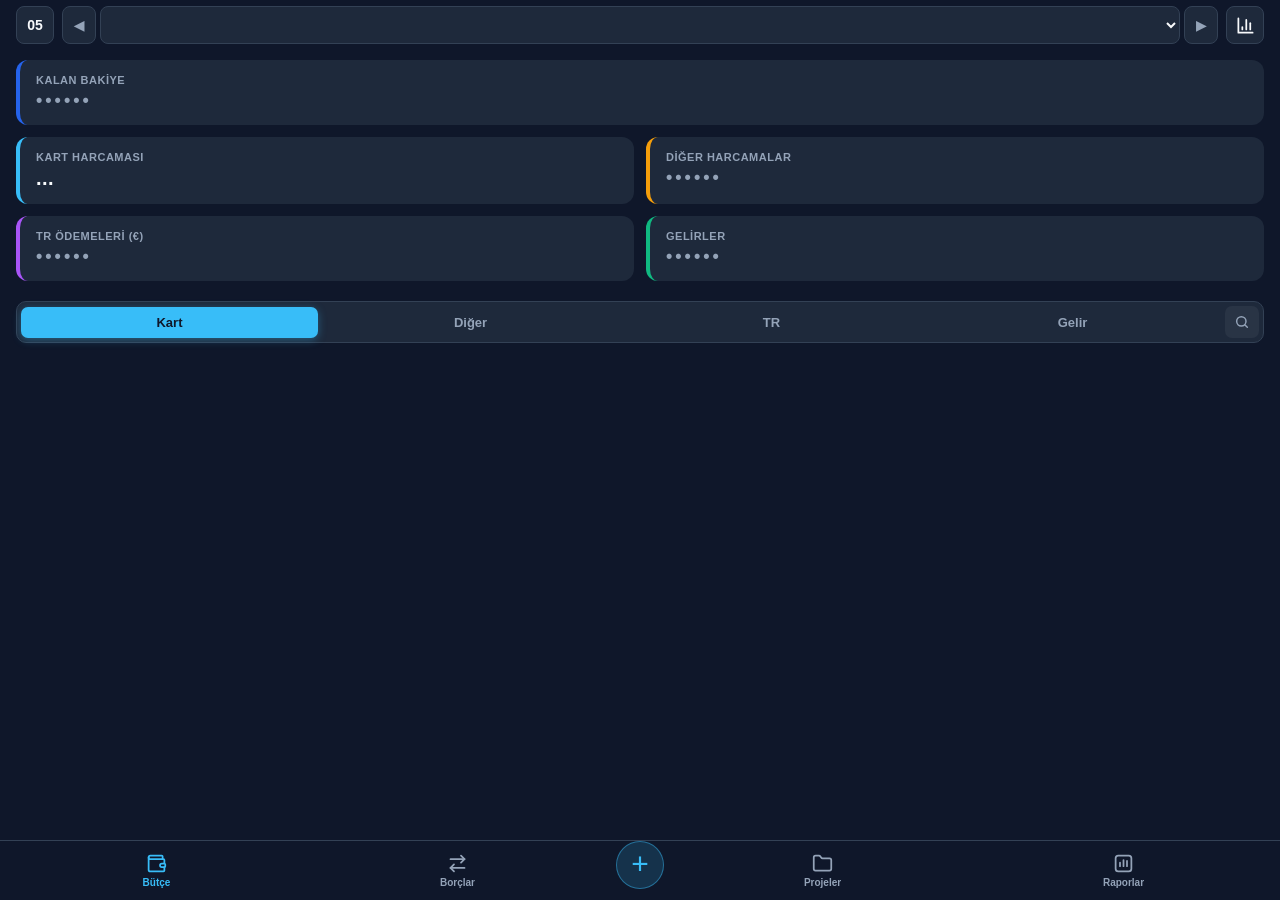
<file: 3.html>
<!DOCTYPE html>
<html lang="tr">
<head>
  <meta charset="UTF-8">
  <meta name="viewport" content="width=device-width, initial-scale=1.0, maximum-scale=1.0, user-scalable=no, viewport-fit=cover">
  <meta name="apple-mobile-web-app-capable" content="yes">
  <meta name="apple-mobile-web-app-status-bar-style" content="black">
  <meta name="theme-color" content="#0f172a">
  <meta name="apple-mobile-web-app-title" content="Harcama Takip">
  
  <meta http-equiv="Cache-Control" content="no-cache, no-store, must-revalidate">
  <meta http-equiv="Pragma" content="no-cache">
  <meta http-equiv="Expires" content="0">

  <link rel="apple-touch-icon" href="./icon.png">
  <link rel="icon" type="image/png" href="./icon.png">

  <title>Harcama & Borç Takip</title>
  <style>
    :root {
      --bg: #0f172a;
      --card-bg: #1e293b;
      --accent: #38bdf8;
      --primary-blue: #2563eb;
      --text: #f8fafc;
      --text-dim: #94a3b8;
      --border: #334155;
      --green: #10b981;
      --red: #f43f5e;
      --orange: #f59e0b;
      --purple: #a855f7;
    }
    * { 
      box-sizing: border-box; 
      font-family: -apple-system, BlinkMacSystemFont, "Segoe UI", Roboto, sans-serif; 
      margin: 0; 
      padding: 0; 
      -webkit-tap-highlight-color: transparent;
      -webkit-touch-callout: none;
      -webkit-user-select: none;
      user-select: none;
    }

    input, textarea {
      -webkit-user-select: text !important;
      user-select: text !important;
      -webkit-touch-callout: default !important;
    }

    ::-webkit-scrollbar { display: none; }
    * { -ms-overflow-style: none; scrollbar-width: none; }

    html {
      background-color: var(--bg);
      margin: 0;
      padding: 0;
    }
    
    body { 
      background-color: var(--bg);
      color: var(--text); 
      padding-top: env(safe-area-inset-top, 0px);
      padding-left: 16px;
      padding-right: 16px;
      padding-bottom: calc(68px + env(safe-area-inset-bottom, 0px));
      margin: 0;
      min-height: 100vh;
    }

    body.modal-open {
      overflow: hidden !important;
      touch-action: none !important;
    }

    #appContent {
      transition: transform 0.2s ease-out;
      will-change: transform;
    }

    /* iOS 27 ÜST BLUR ÇÖZÜMÜ: ekranın en üstünde, opak, sabit, en az 6px yüksek ve geniş şerit.
       pointer-events:none KULLANMA (iOS'un şeridi görmesini engelleyebilir). */
    .ios-top-strip {
      position: fixed;
      top: 0;
      left: 0;
      right: 0;
      height: 6px;
      background-color: var(--bg);
      z-index: 151;
    }

    .status-bar-shield {
      display: none;
      position: fixed;
      top: 0;
      left: 0;
      right: 0;
      height: max(8px, env(safe-area-inset-top, 0px));
      background-color: var(--bg);
      z-index: 150;
    }

    #pullIndicator {
      position: fixed;
      top: calc(max(8px, env(safe-area-inset-top, 0px)) + 15px);
      left: 50%;
      transform: translateX(-50%) scale(0);
      background: var(--card-bg);
      border: 2px solid var(--accent);
      color: var(--accent);
      width: 52px;
      height: 52px;
      border-radius: 50%;
      display: flex;
      align-items: center;
      justify-content: center;
      font-size: 26px;
      font-weight: bold;
      z-index: 200;
      opacity: 0;
      box-shadow: 0 8px 24px rgba(0, 0, 0, 0.7);
      pointer-events: none;
      transition: transform 0.2s cubic-bezier(0.175, 0.885, 0.32, 1.275), opacity 0.2s ease;
    }
    .rotating { animation: spin 0.7s linear infinite !important; }
    @keyframes spin { 
      0% { transform: translateX(-50%) rotate(0deg); }
      100% { transform: translateX(-50%) rotate(360deg); }
    }

    .header { 
      display: grid; 
      grid-template-columns: 38px 1fr 38px; 
      gap: 8px; 
      margin-bottom: 16px; 
      padding-top: 6px; 
      align-items: center; 
    }

    .header-icon-btn {
      height: 38px;
      width: 38px;
      background: var(--card-bg);
      border: 1px solid var(--border);
      border-radius: 8px;
      color: var(--text);
      font-size: 14px;
      font-weight: 800;
      cursor: pointer;
      display: flex;
      align-items: center;
      justify-content: center;
      transition: all 0.2s ease;
      flex-shrink: 0;
    }
    .header-icon-btn:active {
      transform: scale(0.94);
      opacity: 0.85;
    }
    .header-icon-btn svg {
      width: 19px;
      height: 19px;
    }

    /* AJANDA (GÜN) BUTONU SEÇİLİ DURUMU */
    #btnTimelineView.active {
      background: var(--accent) !important;
      color: #0f172a !important;
      border-color: var(--accent) !important;
      box-shadow: 0 2px 6px rgba(56, 189, 248, 0.35) !important;
    }

    .month-nav-group {
      display: flex;
      align-items: center;
      gap: 4px;
      width: 100%;
      min-width: 0;
    }
    .month-arrow-btn {
      width: 34px;
      height: 38px;
      background: var(--card-bg);
      border: 1px solid var(--border);
      border-radius: 8px;
      color: var(--text-dim);
      font-size: 13px;
      font-weight: 700;
      cursor: pointer;
      display: flex;
      align-items: center;
      justify-content: center;
      flex-shrink: 0;
      transition: all 0.15s ease;
    }
    .month-arrow-btn:active:not(:disabled) {
      background: rgba(56, 189, 248, 0.15);
      color: var(--accent);
      border-color: var(--accent);
    }
    .month-arrow-btn:disabled {
      opacity: 0.3;
      cursor: default;
    }

    select.sheet-select { 
      flex: 1;
      min-width: 0;
      width: 100%; 
      height: 38px; 
      background: var(--card-bg); 
      color: var(--text); 
      border: 1px solid var(--border); 
      padding: 0 8px; 
      border-radius: 8px; 
      font-size: 13px; 
      font-weight: 600; 
      outline: none; 
      text-align: center; 
      text-align-last: center;
      transition: all 0.25s ease; 
    }

    select.sheet-select.past-month-warning {
      border: 2px solid var(--orange) !important;
      color: var(--orange) !important;
      background: rgba(245, 158, 11, 0.12) !important;
      box-shadow: 0 0 10px rgba(245, 158, 11, 0.25);
    }
    select.sheet-select.next-month-theme {
      border: 2px solid var(--purple) !important;
      color: var(--purple) !important;
      background: rgba(168, 85, 247, 0.12) !important;
      box-shadow: 0 0 10px rgba(168, 85, 247, 0.25);
    }

    .past-month-banner-container {
      display: none;
      justify-content: center;
      align-items: center;
      margin-bottom: 12px;
      animation: fadeIn 0.25s ease;
    }
    .past-month-banner-pill {
      background: rgba(245, 158, 11, 0.15);
      border: 1px solid var(--orange);
      color: var(--orange);
      padding: 6px 14px;
      border-radius: 20px;
      font-size: 12px;
      font-weight: 700;
      display: inline-flex;
      align-items: center;
      gap: 6px;
      cursor: pointer;
      box-shadow: 0 2px 8px rgba(245, 158, 11, 0.2);
    }
    .past-month-banner-pill.next-theme {
      background: rgba(168, 85, 247, 0.15) !important;
      border: 1px solid var(--purple) !important;
      color: var(--purple) !important;
      box-shadow: 0 2px 8px rgba(168, 85, 247, 0.2) !important;
    }
    .past-month-banner-pill:active {
      transform: scale(0.97);
      opacity: 0.85;
    }

    .summary-grid { display: grid; grid-template-columns: 1fr 1fr; gap: 12px; margin-bottom: 20px; }
    
    .summary-card { 
      background: var(--card-bg); 
      padding: 14px 16px; 
      border-radius: 12px; 
      border-left: 4px solid transparent; 
    }
    
    .summary-card.rem { grid-column: span 2; border-left-color: var(--primary-blue); }
    .summary-card.card-exp { border-left-color: var(--accent); cursor: pointer; transition: transform 0.1s, opacity 0.1s; }
    .summary-card.card-exp:active { transform: scale(0.98); opacity: 0.85; }
    .summary-card.manual-exp { border-left-color: var(--orange); }
    .summary-card.tr-exp { border-left-color: var(--purple); }
    .summary-card.income { border-left-color: var(--green); }
    
    .summary-card.debt-net { grid-column: span 2; border-left-color: var(--accent); }
    .summary-card.debt-give { border-left-color: var(--red); }
    .summary-card.debt-get { border-left-color: var(--green); }

    .summary-card.clickable { cursor: pointer; }
    .summary-card.clickable:active { opacity: 0.8; transform: scale(0.98); transition: transform 0.1s; }
    
    .summary-title { font-size: 11px; color: var(--text-dim); text-transform: uppercase; font-weight: 600; letter-spacing: 0.5px; }
    .summary-val { font-size: 20px; font-weight: 700; margin-top: 4px; letter-spacing: 0.5px; }
    
    .val-rem { font-size: 24px; }
    .val-card { color: var(--text); }
    .val-manual { color: var(--text); }
    .val-tr { color: var(--text); }
    .val-inc { color: var(--text); }
    .masked { letter-spacing: 3px; color: var(--text-dim) !important; font-size: 18px; }

    .tabs-bar-wrapper {
      position: relative;
      margin-bottom: 16px;
      min-height: 42px;
    }

    .tabs { 
      display: flex; 
      background: var(--card-bg); 
      border: 1px solid var(--border); 
      border-radius: 10px; 
      padding: 4px; 
      gap: 4px; 
      height: 42px; 
      box-sizing: border-box; 
      align-items: center; 
    }
    .tab-search-trigger {
      width: 34px;
      height: 32px;
      border: none;
      background: rgba(255, 255, 255, 0.05);
      color: var(--text-dim);
      border-radius: 7px;
      cursor: pointer;
      display: flex;
      align-items: center;
      justify-content: center;
      flex-shrink: 0;
      transition: all 0.15s ease;
    }
    .tab-search-trigger:active {
      background: rgba(56, 189, 248, 0.2);
      color: var(--accent);
    }
    .tab-search-trigger svg {
      width: 16px;
      height: 16px;
    }
    .tab-btn { 
      flex: 1; 
      padding: 8px 0; 
      text-align: center; 
      border: none; 
      background: transparent; 
      color: var(--text-dim); 
      font-size: 13px; 
      font-weight: 600; 
      border-radius: 7px; 
      cursor: pointer; 
      transition: all 0.2s ease; 
    }
    
    .tab-btn#tab-card.active { background: var(--accent); color: #0f172a; box-shadow: 0 2px 8px rgba(56, 189, 248, 0.35); }
    .tab-btn#tab-manual.active { background: var(--orange); color: #0f172a; box-shadow: 0 2px 8px rgba(245, 158, 11, 0.35); }
    .tab-btn#tab-tr.active { background: var(--purple); color: #ffffff; box-shadow: 0 2px 8px rgba(168, 85, 247, 0.35); }
    .tab-btn#tab-income.active { background: var(--green); color: #0f172a; box-shadow: 0 2px 8px rgba(16, 185, 129, 0.35); }
    
    .tab-btn#tab-debt-give.active { background: var(--red); color: #fff; box-shadow: 0 2px 8px rgba(244, 63, 94, 0.35); }
    .tab-btn#tab-debt-get.active { background: var(--green); color: #0f172a; box-shadow: 0 2px 8px rgba(16, 185, 129, 0.35); }
    .tab-btn#tab-debt-history.active { background: var(--purple); color: #fff; box-shadow: 0 2px 8px rgba(168, 85, 247, 0.35); }

    .search-bar-inline {
      display: none;
      align-items: center;
      background: var(--card-bg);
      border: 1px solid var(--accent);
      border-radius: 10px;
      padding: 0 8px 0 10px;
      height: 42px;
      box-sizing: border-box;
      gap: 6px;
      animation: fadeIn 0.2s ease;
    }
    .search-bar-inline.active {
      display: flex;
    }
    .search-bar-inline input {
      flex: 1;
      min-width: 0;
      background: transparent;
      border: none;
      outline: none;
      color: #fff;
      font-size: 14px;
      font-weight: 500;
    }
    .search-bar-inline input::placeholder {
      color: var(--text-dim);
      font-size: 12px;
    }
    
    .search-sum-badge {
      display: none;
      font-size: 11px;
      font-weight: 700;
      color: var(--accent);
      background: rgba(56, 189, 248, 0.12);
      border: 1px solid rgba(56, 189, 248, 0.25);
      padding: 3px 7px;
      border-radius: 6px;
      white-space: nowrap;
    }

    .search-clear-btn {
      background: rgba(255,255,255,0.08);
      border: none;
      color: var(--text-dim);
      width: 26px;
      height: 26px;
      border-radius: 50%;
      cursor: pointer;
      font-size: 12px;
      font-weight: bold;
      display: flex;
      align-items: center;
      justify-content: center;
      flex-shrink: 0;
    }
    .search-clear-btn:active {
      background: rgba(255,255,255,0.2);
      color: #fff;
    }

    .row-wrapper {
      position: relative;
      margin-bottom: 8px !important;
      border-radius: 10px;
      background: transparent;
      display: flex;
      flex-direction: column;
      overflow: hidden;
      box-sizing: border-box;
    }
    .swipe-container {
      position: relative;
      margin-bottom: 8px !important;
      border-radius: 10px;
      background: transparent;
      display: flex;
      flex-direction: column;
      overflow: hidden;
      box-sizing: border-box;
    }
    .swipe-actions {
      position: absolute;
      right: 0;
      top: 0;
      bottom: 0;
      height: 100%;
      display: flex;
      align-items: stretch;
      z-index: 1;
      border-radius: 0 10px 10px 0;
      overflow: hidden;
      pointer-events: none;
      opacity: 0;
      transition: opacity 0.15s ease;
    }
    .swipe-container.swiped .swipe-actions,
    .swipe-container.swiping .swipe-actions {
      opacity: 1;
      pointer-events: auto;
    }

    .swipe-btn {
      border: none;
      outline: none;
      color: #fff;
      font-weight: 700;
      font-size: 13px;
      cursor: pointer;
      display: flex;
      align-items: center;
      justify-content: center;
      white-space: nowrap;
      padding: 0;
      height: 100%;
      margin: 0;
      box-sizing: border-box;
    }
    .swipe-btn.edit { background: var(--primary-blue); width: 75px; }
    .swipe-btn.pay { background: var(--orange); width: 75px; }
    .swipe-btn.close { background: var(--primary-blue); width: 75px; }
    .swipe-btn.delete { background: var(--red); width: 75px; }
    .swipe-btn.undo { background: var(--red); width: 75px; }

    .item-card { 
      position: relative; 
      background: var(--card-bg); 
      border: 1px solid var(--border); 
      border-radius: 10px; 
      padding: 12px; 
      display: flex; 
      justify-content: space-between; 
      align-items: center; 
      z-index: 2; 
      transition: transform 0.2s ease-out, border-radius 0.2s ease, background 0.2s ease; 
      width: 100%; 
      min-height: 58px; 
      box-sizing: border-box; 
      cursor: pointer; 
      touch-action: pan-y; 
    }
    .swipe-container.swiped .item-card,
    .swipe-container.swiping .item-card {
      border-top-right-radius: 0;
      border-bottom-right-radius: 0;
    }

    .item-card.pending-card {
      background: #141d2b !important;
      border: 1px solid var(--border) !important;
    }
    .badge-pending {
      display: inline-block;
      background: rgba(245, 158, 11, 0.2);
      color: var(--orange);
      font-size: 10px;
      font-weight: 700;
      padding: 2px 6px;
      border-radius: 4px;
      margin-right: 4px;
    }

    .item-left .name { font-weight: 600; font-size: 14px; }
    .item-left .sub { font-size: 11px; color: var(--text-dim); margin-top: 2px; }
    .item-right { font-weight: 700; font-size: 15px; text-align: right; }
    .item-right .sub-eur { font-size: 11px; color: var(--text-dim); font-weight: 500; margin-top: 2px; }

    .accordion-body {
      display: none;
      background: #131d31;
      border: 1px solid var(--border);
      border-top: none;
      border-radius: 0 0 10px 10px;
      padding: 12px 14px;
      z-index: 2;
    }
    .accordion-body.open {
      display: block;
      animation: fadeIn 0.2s ease;
    }
    @keyframes fadeIn { from { opacity: 0; transform: translateY(-4px); } to { opacity: 1; transform: translateY(0); } }

    .acc-row {
      display: grid;
      grid-template-columns: 105px 1fr auto;
      align-items: center;
      gap: 6px;
      font-size: 12px;
      padding: 5px 0;
      border-bottom: 1px dashed rgba(255, 255, 255, 0.08);
    }
    .acc-row:last-child { border-bottom: none; }
    .acc-date { color: var(--text-dim); white-space: nowrap; }
    .acc-note { color: var(--text); text-align: left; }
    .acc-amount { font-weight: 600; text-align: right; white-space: nowrap; }

    /* SABİT ALT MENÜ (10PX YUKARI ALINMIŞ KLASİK DÜZEN - HAP TASARIMSIZ) */
    .bottom-nav {
      position: fixed;
      bottom: 0;
      left: 0;
      right: 0;
      background-color: var(--bg);
      border-top: 1px solid var(--border);
      display: grid;
      grid-template-columns: 1fr 1fr 64px 1fr 1fr;
      align-items: center;
      padding: 8px 6px max(8px, calc(env(safe-area-inset-bottom, 0px) - 10px)) 6px;
      z-index: 80;
    }
    .bnav-item {
      background: transparent;
      border: none;
      color: var(--text-dim);
      display: flex;
      flex-direction: column;
      align-items: center;
      justify-content: center;
      gap: 3px;
      padding: 4px 0;
      cursor: pointer;
      font-size: 10px;
      font-weight: 600;
      transition: color 0.15s ease, transform 0.1s ease;
    }
    .bnav-item:active {
      transform: scale(0.94);
    }
    .bnav-item svg {
      width: 21px;
      height: 21px;
    }
    .bnav-item.active#navBudget { color: var(--accent); }
    .bnav-item.active#navDebts { color: var(--orange); }
    .bnav-item.active#navProjects { color: var(--primary-blue); }
    .bnav-item.active#navReports { color: var(--green); }

    .bnav-add-wrap {
      display: flex;
      align-items: center;
      justify-content: center;
      position: relative;
    }
    .bnav-add-btn {
      width: 48px;
      height: 48px;
      margin-top: -12px;
      border-radius: 50%;
      background: rgba(56, 189, 248, 0.16);
      color: var(--accent);
      border: 1px solid rgba(56, 189, 248, 0.45);
      box-shadow: none !important;
      filter: none !important;
      backdrop-filter: none !important;
      -webkit-backdrop-filter: none !important;
      outline: none;
      display: flex;
      align-items: center;
      justify-content: center;
      cursor: pointer;
      transition: transform 0.15s cubic-bezier(0.175, 0.885, 0.32, 1.275), background 0.2s ease, color 0.2s ease, border-color 0.2s ease;
      touch-action: none;
    }
    .bnav-add-btn.debts-mode {
      background: rgba(245, 158, 11, 0.16);
      color: var(--orange);
      border-color: rgba(245, 158, 11, 0.45);
      box-shadow: none !important;
      filter: none !important;
    }
    .bnav-add-btn:active {
      transform: scale(0.92);
    }
    .bnav-add-btn span {
      font-size: 30px;
      font-weight: 400;
      line-height: 1;
      margin-top: -2px;
      pointer-events: none;
    }

    /* ORTADAKİ + BUTONUNA UZUN BASINCA ÇIKAN HIZLI MENÜ */
    .fab-mini-action {
      position: fixed;
      left: 50%;
      transform: translateX(-50%);
      color: #fff;
      padding: 10px 18px;
      border-radius: 20px;
      border: none;
      box-shadow: 0 6px 20px rgba(0,0,0,0.7);
      font-size: 13px;
      font-weight: 700;
      display: none;
      align-items: center;
      justify-content: center;
      gap: 6px;
      z-index: 95;
      cursor: pointer;
      white-space: nowrap;
      animation: popUpCenter 0.22s cubic-bezier(0.175, 0.885, 0.32, 1.275);
    }
    #btnLastMonthAction {
      bottom: calc(78px + env(safe-area-inset-bottom, 0px));
      background: var(--purple);
      color: #fff;
    }
    #badgeVersionAction {
      bottom: calc(124px + env(safe-area-inset-bottom, 0px));
      background: #1e293b;
      color: var(--text-dim);
      border: 1px solid var(--border);
      font-size: 11px;
      font-weight: 600;
      padding: 5px 12px;
      pointer-events: none;
      box-shadow: 0 4px 12px rgba(0,0,0,0.45);
    }

    @keyframes popUpCenter {
      from { transform: translate(-50%, 16px) scale(0.7); opacity: 0; }
      to { transform: translate(-50%, 0px) scale(1); opacity: 1; }
    }

    /* RAPORLAR SEÇİM MENÜSÜ KARTLARI */
    .report-menu-card {
      display: flex;
      align-items: center;
      gap: 12px;
      width: 100%;
      background: var(--bg);
      border: 1px solid var(--border);
      border-radius: 12px;
      padding: 14px;
      margin-bottom: 10px;
      cursor: pointer;
      text-align: left;
      color: var(--text);
      transition: transform 0.1s ease, border-color 0.2s ease;
    }
    .report-menu-card:active {
      transform: scale(0.98);
      border-color: var(--accent);
    }
    .report-menu-icon {
      width: 40px;
      height: 40px;
      border-radius: 10px;
      display: flex;
      align-items: center;
      justify-content: center;
      flex-shrink: 0;
    }
    .report-menu-icon svg {
      width: 21px;
      height: 21px;
    }
    
    .modal { 
      display: none; 
      position: fixed; 
      inset: 0; 
      background: rgba(0,0,0,0.75); 
      align-items: flex-end; 
      z-index: 999; 
      touch-action: pan-y; 
    }
    .modal-content { 
      background: var(--card-bg); 
      width: 100%; 
      border-radius: 20px 20px 0 0; 
      padding: 20px; 
      padding-bottom: max(25px, env(safe-area-inset-bottom)); 
      border-top: 1px solid var(--border); 
      box-sizing: border-box; 
      max-height: 90vh; 
      overflow-y: auto; 
      overscroll-behavior: contain; 
      -webkit-overflow-scrolling: touch; 
    }
    
    .type-switcher {
      display: flex;
      gap: 5px;
      margin-bottom: 14px;
      background: var(--bg);
      padding: 4px;
      border-radius: 10px;
      border: 1px solid var(--border);
    }
    .type-btn {
      flex: 1;
      padding: 9px 0;
      border: none;
      background: transparent;
      color: var(--text-dim);
      font-size: 11px;
      font-weight: 600;
      border-radius: 7px;
      cursor: pointer;
      transition: all 0.2s ease;
    }
    
    .type-btn#btnTypeCard.active { background: var(--accent); color: #0f172a; }
    .type-btn#btnTypeManual.active { background: var(--orange); color: #0f172a; }
    .type-btn#btnTypeTR.active { background: var(--purple); color: #ffffff; }
    .type-btn#btnTypeIncome.active { background: var(--green); color: #0f172a; }
    
    .type-btn#btnTypeDebtGive.active { background: var(--red); color: #ffffff; }
    .type-btn#btnTypeDebtGet.active { background: var(--green); color: #0f172a; }

    /* SOL KENAR DURUM ŞERİDİ */
    #edgeIndicator {
      position: fixed;
      top: 0;
      bottom: 0;
      left: 0;
      width: 1px;
      z-index: 160;
      pointer-events: none;
      display: none;
      transition: background-color 0.25s ease, box-shadow 0.25s ease;
    }
    #edgeIndicator.next-month {
      display: block;
      background-color: var(--purple);
    }
    #edgeIndicator.past-month {
      display: block;
      background-color: var(--orange);
    }
    
    .form-group { 
      margin-bottom: 12px; 
      width: 100%; 
      box-sizing: border-box; 
      position: relative; 
    }
    .form-group label { 
      display: block; 
      font-size: 12px; 
      color: var(--text-dim); 
      margin-bottom: 4px; 
    }
    
    .form-group input { 
      width: 100%; 
      max-width: 100%; 
      min-width: 0; 
      background: var(--bg); 
      border: 1px solid var(--border); 
      color: #fff; 
      padding: 11px 12px; 
      border-radius: 8px; 
      font-size: 15px; 
      outline: none; 
      box-sizing: border-box; 
      display: block; 
      -webkit-appearance: none; 
      appearance: none; 
    }
    .form-group input[type="date"] {
      min-height: 44px;
      line-height: normal;
    }
    .form-group input:focus { border-color: var(--accent); }

    .combobox-container {
      position: relative;
      width: 100%;
    }
    .combobox-input {
      padding-right: 40px !important;
    }
    .combobox-arrow {
      position: absolute;
      right: 0;
      top: 0;
      bottom: 0;
      width: 40px;
      display: flex;
      align-items: center;
      justify-content: center;
      color: var(--text-dim);
      font-size: 12px;
      cursor: pointer;
      user-select: none;
      transition: transform 0.2s ease, color 0.2s ease;
    }
    .combobox-arrow:active {
      color: var(--accent);
      transform: scale(0.9);
    }
    .combobox-dropdown {
      display: none;
      position: absolute;
      left: 0;
      right: 0;
      background: #131d31;
      border: 1px solid var(--border);
      border-radius: 8px;
      max-height: 135px;
      overflow-y: auto;
      z-index: 1050;
      box-shadow: 0 8px 24px rgba(0, 0, 0, 0.7);
      -webkit-overflow-scrolling: touch;
    }
    .combobox-dropdown.open {
      display: block;
      animation: fadeIn 0.15s ease;
    }
    .combobox-dropdown.open-down {
      top: calc(100% + 4px);
      bottom: auto;
    }
    .combobox-dropdown.open-up {
      bottom: calc(100% + 4px);
      top: auto;
    }
    .combobox-item {
      padding: 10px 14px;
      font-size: 14px;
      color: var(--text);
      cursor: pointer;
      border-bottom: 1px solid rgba(255, 255, 255, 0.05);
    }
    .combobox-item:last-child {
      border-bottom: none;
    }
    .combobox-item:active, .combobox-item.highlighted {
      background: rgba(56, 189, 248, 0.15);
      color: var(--accent);
      font-weight: 600;
    }

    .modal-actions { display: flex; flex-direction: column; gap: 8px; margin-top: 16px; }
    .btn-submit { 
      width: 100%; 
      background: var(--accent); 
      color: #0f172a; 
      font-weight: bold; 
      padding: 13px; 
      border-radius: 10px; 
      border: none; 
      font-size: 15px; 
      cursor: pointer; 
    }
    .btn-cancel { 
      width: 100%; 
      background: #334155; 
      color: var(--text); 
      font-weight: 600; 
      padding: 12px; 
      border-radius: 10px; 
      border: 1px solid var(--border); 
      font-size: 15px; 
      cursor: pointer; 
    }

    .template-item {
      display: flex;
      align-items: center;
      justify-content: space-between;
      padding: 10px 12px;
      background: var(--bg);
      border: 1px solid var(--border);
      border-radius: 8px;
      margin-bottom: 8px;
      cursor: pointer;
    }
    .template-item input[type="checkbox"] {
      width: 20px;
      height: 20px;
      accent-color: var(--purple);
      margin-right: 10px;
      cursor: pointer;
    }
    .template-tag {
      font-size: 10px;
      font-weight: 700;
      padding: 2px 6px;
      border-radius: 4px;
      margin-right: 6px;
      display: inline-block;
      white-space: nowrap;
    }
    .tag-card { background: rgba(56, 189, 248, 0.2); color: var(--accent); }
    .tag-manual { background: rgba(245, 158, 11, 0.2); color: var(--orange); }
    .tag-tr { background: rgba(168, 85, 247, 0.2); color: var(--purple); }
    .tag-income { background: rgba(16, 185, 129, 0.2); color: var(--green); }

    .liq-section-title {
      font-size: 11px;
      font-weight: 700;
      color: var(--text-dim);
      text-transform: uppercase;
      letter-spacing: 0.5px;
      margin: 14px 0 6px 2px;
    }
    .liq-card {
      background: var(--bg);
      border: 1px solid var(--border);
      border-radius: 10px;
      padding: 12px 14px;
      margin-bottom: 8px;
    }
    .liq-row {
      display: flex;
      justify-content: space-between;
      align-items: center;
      padding: 5px 0;
      font-size: 13px;
      border-bottom: 1px dashed rgba(255, 255, 255, 0.06);
    }
    .liq-row:last-child { border-bottom: none; }
    .liq-row.total-row {
      font-weight: 700;
      font-size: 14px;
      border-top: 1px solid var(--border);
      margin-top: 6px;
      padding-top: 8px;
    }
    .liq-acc-header {
      display: flex;
      justify-content: space-between;
      align-items: center;
      cursor: pointer;
      user-select: none;
    }

    /* MINI GÖRÜNÜM DEĞİŞTİRİCİLER */
    .mini-view-switcher {
      display: flex;
      background: var(--bg);
      border: 1px solid var(--border);
      border-radius: 8px;
      padding: 3px;
      gap: 3px;
      height: 36px;
      box-sizing: border-box;
      flex-shrink: 0;
    }
    .mini-view-switcher.two-way {
      width: 140px;
    }
    .mini-view-switcher.three-way {
      width: 205px;
    }
    .mini-view-btn {
      flex: 1;
      border: none;
      background: transparent;
      color: var(--text-dim);
      font-size: 12px;
      font-weight: 600;
      padding: 0 4px;
      border-radius: 6px;
      cursor: pointer;
      display: flex;
      align-items: center;
      justify-content: center;
      white-space: nowrap;
      transition: all 0.2s ease;
    }
    .mini-view-btn.active {
      background: var(--orange);
      color: #0f172a;
      box-shadow: 0 2px 6px rgba(245, 158, 11, 0.35);
    }

    /* YATAY KAYAN AKILLI FİLTRE ÇİPLERİ */
    .filter-chip-bar {
      display: flex;
      align-items: center;
      gap: 6px;
      overflow-x: auto;
      white-space: nowrap;
      padding: 2px 0 10px 0;
      margin-bottom: 6px;
      -webkit-overflow-scrolling: touch;
    }
    .filter-chip {
      background: var(--bg);
      border: 1px solid var(--border);
      color: var(--text-dim);
      font-size: 11px;
      font-weight: 600;
      padding: 5px 12px;
      border-radius: 14px;
      cursor: pointer;
      transition: all 0.2s ease;
      user-select: none;
      flex-shrink: 0;
    }
    .filter-chip.active {
      background: rgba(56, 189, 248, 0.15);
      border-color: var(--accent);
      color: var(--accent);
    }

    /* SABİT BİLGİ ŞERİDİ */
    .static-info-banner {
      background: rgba(56, 189, 248, 0.08);
      border: 1px solid rgba(56, 189, 248, 0.3);
      border-radius: 8px;
      padding: 9px 12px;
      display: flex;
      justify-content: space-between;
      align-items: center;
      margin-bottom: 10px;
      font-size: 12px;
      font-weight: 600;
    }

    /* AJANDA DÜZENİ */
    .calendar-timeline-card {
      background: var(--bg);
      border: 1px solid var(--border);
      border-radius: 10px;
      margin-bottom: 8px;
      overflow: hidden;
      transition: border-color 0.2s ease;
    }
    .calendar-day-header {
      display: flex;
      justify-content: space-between;
      align-items: center;
      padding: 12px 14px;
      cursor: pointer;
      user-select: none;
    }
    .calendar-day-header:active {
      background: rgba(255,255,255,0.03);
    }
    .calendar-day-badge {
      display: flex;
      align-items: baseline;
      gap: 6px;
    }
    .calendar-day-num {
      font-size: 20px;
      font-weight: 800;
      color: var(--accent);
      line-height: 1;
    }
    .calendar-day-name {
      font-size: 13px;
      font-weight: 600;
      color: var(--text-dim);
    }
    .calendar-day-total {
      font-size: 15px;
      font-weight: 700;
      display: flex;
      align-items: center;
      gap: 6px;
    }
    .calendar-day-body {
      display: none;
      padding: 4px 14px 10px 14px;
      border-top: 1px dashed rgba(255,255,255,0.07);
      background: rgba(0, 0, 0, 0.15);
    }
    .calendar-day-body.open {
      display: block !important;
      animation: fadeIn 0.15s ease;
    }

    /* AJANDA SATIRINDA KUSURSUZ SOL-SAĞ HİZALAMA */
    .cal-item-row {
      display: flex;
      justify-content: space-between;
      align-items: center;
      padding: 8px 0;
      border-bottom: 1px dashed rgba(255, 255, 255, 0.06);
    }
    .cal-item-row:last-child {
      border-bottom: none;
    }
    .cal-item-left {
      display: flex;
      align-items: flex-start;
      gap: 8px;
      max-width: 65%;
      min-width: 0;
    }
    .cal-item-tag-box {
      flex-shrink: 0;
      margin-top: 1px;
    }
    .cal-item-col {
      display: flex;
      flex-direction: column;
      gap: 2px;
      min-width: 0;
    }
    .cal-item-desc {
      font-weight: 600;
      font-size: 13px;
      color: #fff;
      word-break: break-word;
      line-height: 1.25;
    }
    .cal-item-sub {
      font-size: 11px;
      color: var(--text-dim);
      line-height: 1.2;
    }
    .cal-item-right {
      display: flex;
      flex-direction: column;
      align-items: flex-end;
      justify-content: center;
      gap: 2px;
      white-space: nowrap;
      text-align: right;
      flex-shrink: 0;
      padding-left: 6px;
    }
    .cal-item-primary-amt {
      font-weight: 700;
      font-size: 14px;
      font-variant-numeric: tabular-nums;
    }
    .cal-item-secondary-amt {
      font-size: 11px;
      color: var(--text-dim);
      font-variant-numeric: tabular-nums;
    }

    /* DİNAMİK AJANDA ALT TOPLAM KARTI */
    .calendar-summary-bottom-card {
      background: #141d2b;
      border: 1px solid var(--accent);
      border-radius: 10px;
      padding: 11px 14px;
      margin-top: 12px;
      display: flex;
      justify-content: space-between;
      align-items: center;
      box-shadow: 0 4px 14px rgba(0, 0, 0, 0.4);
    }
    .calendar-summary-title {
      font-size: 12px;
      font-weight: 700;
      color: var(--accent);
      display: flex;
      flex-direction: column;
      gap: 2px;
    }
    .calendar-summary-amounts {
      text-align: right;
      display: flex;
      flex-direction: column;
      gap: 2px;
    }
  </style>
</head>
<body>

  <div id="edgeIndicator"></div>
  <div class="status-bar-shield"></div>
  <div class="ios-top-strip"></div>
  <div id="pullIndicator">↓</div>

  <div id="appContent">
    <div class="header">
      <!-- SOL: DİNAMİK GÜN / AJANDA BUTONU -->
      <button type="button" id="btnTimelineView" class="header-icon-btn" onclick="switchModule('timeline')" aria-label="Ajanda">
        <span id="btnTimelineDayNum">--</span>
      </button>

      <!-- ORTA: OKLARLA İLERİ / GERİ AY & FİLTRE SEÇİCİ -->
      <div class="month-nav-group">
        <button type="button" id="btnPrevSheet" class="month-arrow-btn" onclick="stepSheet(-1)" aria-label="Önceki">◀</button>
        <select id="sheetSelect" class="sheet-select" onchange="onFilterChange()"></select>
        <button type="button" id="btnNextSheet" class="month-arrow-btn" onclick="stepSheet(1)" aria-label="Sonraki">▶</button>
      </div>

      <!-- SAĞ: GRAFİKLER BUTONU -->
      <button type="button" id="btnHeaderCharts" class="header-icon-btn" onclick="openCharts()" aria-label="Grafikler">
        <svg viewBox="0 0 24 24" fill="none" stroke="currentColor" stroke-width="2.2" stroke-linecap="round" stroke-linejoin="round">
          <path d="M3 3v18h18"/>
          <path d="M18 17V9"/>
          <path d="M13 17V5"/>
          <path d="M8 17v-3"/>
        </svg>
      </button>
    </div>

    <!-- 1. BÜTÇE MODÜLÜ GÖRÜNÜMÜ -->
    <div id="viewBudget">

      <!-- KALAN BAKİYE ÜSTÜNDEKİ UYARI VE DÖNÜŞ ROZETİ (GEÇMİŞ AY & GELECEK AY DESTEKLİ) -->
      <div class="past-month-banner-container" id="pastMonthBannerContainer">
        <div class="past-month-banner-pill" id="pastMonthBannerPill" onclick="resetToCurrentMonth()">
          <span id="pastMonthBannerText">Ağustos 2026 İnceleniyor</span>
          <span style="text-decoration: underline; margin-left: 2px;">Mevcut Ay'a Dön</span>
        </div>
      </div>

      <div class="summary-grid">
        <div class="summary-card rem clickable" id="cardSummaryRem" data-mask-key="rem" data-card-title="Kalan Bakiye">
          <div class="summary-title">Kalan Bakiye</div>
          <div class="summary-val val-rem masked" id="remVal">••••••</div>
        </div>
        <div class="summary-card card-exp" id="cardExpSummaryCard">
          <div class="summary-title">Kart Harcaması</div>
          <div class="summary-val val-card" id="cardVal">...</div>
        </div>
        <div class="summary-card manual-exp clickable" id="cardSummaryManual" data-mask-key="manual" data-card-title="Diğer Harcamalar">
          <div class="summary-title">Diğer Harcamalar</div>
          <div class="summary-val val-manual masked" id="manualVal">••••••</div>
        </div>
        <div class="summary-card tr-exp clickable" id="cardSummaryTr" data-mask-key="tr" data-card-title="TR Ödemeleri">
          <div class="summary-title">TR Ödemeleri (€)</div>
          <div class="summary-val val-tr masked" id="trVal">••••••</div>
        </div>
        <div class="summary-card income clickable" id="cardSummaryInc" data-mask-key="inc" data-card-title="Gelirler">
          <div class="summary-title">Gelirler</div>
          <div class="summary-val val-inc masked" id="incVal">••••••</div>
        </div>
      </div>

      <div class="tabs-bar-wrapper">
        <div class="tabs" id="budgetTabsRow">
          <button class="tab-btn active" id="tab-card" onclick="switchBudgetTab('card')">Kart</button>
          <button class="tab-btn" id="tab-manual" onclick="switchBudgetTab('manual')">Diğer</button>
          <button class="tab-btn" id="tab-tr" onclick="switchBudgetTab('tr')">TR</button>
          <button class="tab-btn" id="tab-income" onclick="switchBudgetTab('income')">Gelir</button>
          <button type="button" class="tab-search-trigger" onclick="openSearchMode('budget')" aria-label="Ara">
            <svg viewBox="0 0 24 24" fill="none" stroke="currentColor" stroke-width="2.2" stroke-linecap="round" stroke-linejoin="round">
              <circle cx="11" cy="11" r="7"/>
              <path d="m20 20-3.5-3.5"/>
            </svg>
          </button>
        </div>

        <div class="search-bar-inline" id="budgetSearchBar">
          <span style="font-size:14px; opacity:0.8;">🔍</span>
          <input type="text" id="liveSearchInputBudget" placeholder="Harcamalarda ara (satıcı, kart, tutar)..." autocomplete="off" oninput="handleSearchInput('budget')">
          <span class="search-sum-badge" id="budgetSearchSumBadge">(0) €0,00</span>
          <button type="button" class="search-clear-btn" onclick="closeSearchMode('budget')">✕</button>
        </div>
      </div>
    </div>

    <!-- 2. BORÇLAR MODÜLÜ GÖRÜNÜMÜ -->
    <div id="viewDebts" style="display: none;">
      <div class="summary-grid">
        <div class="summary-card debt-net clickable" id="cardSummaryDebtNet" data-mask-key="debtNet" data-card-title="Net Borç / Alacak">
          <div class="summary-title" id="lblDebtNetTitle">Net Borç / Alacak Durumu</div>
          <div class="summary-val val-rem masked" id="debtNetVal">••••••</div>
        </div>
        <div class="summary-card debt-give clickable" id="cardSummaryDebtGive" data-mask-key="debtGive" data-card-title="Borçlarım">
          <div class="summary-title" id="lblDebtGiveTitle">Borçlarım (Aldıklarım)</div>
          <div class="summary-val masked" id="debtGiveVal" style="color:var(--red);">••••••</div>
        </div>
        <div class="summary-card debt-get clickable" id="cardSummaryDebtGet" data-mask-key="debtGet" data-card-title="Alacaklarım">
          <div class="summary-title" id="lblDebtGetTitle">Alacaklarım (Verdiklerim)</div>
          <div class="summary-val masked" id="debtGetVal" style="color:var(--green);">••••••</div>
        </div>
      </div>

      <div class="tabs-bar-wrapper">
        <div class="tabs" id="debtsTabsRow">
          <button class="tab-btn active" id="tab-debt-give" onclick="switchDebtTab('debt')">Borçlarım</button>
          <button class="tab-btn" id="tab-debt-get" onclick="switchDebtTab('credit')">Alacaklarım</button>
          <button class="tab-btn" id="tab-debt-history" onclick="switchDebtTab('history')">Geçmiş</button>
          <button type="button" class="tab-search-trigger" onclick="openSearchMode('debts')" aria-label="Ara">
            <svg viewBox="0 0 24 24" fill="none" stroke="currentColor" stroke-width="2.2" stroke-linecap="round" stroke-linejoin="round">
              <circle cx="11" cy="11" r="7"/>
              <path d="m20 20-3.5-3.5"/>
            </svg>
          </button>
        </div>

        <div class="search-bar-inline" id="debtsSearchBar">
          <span style="font-size:14px; opacity:0.8;">🔍</span>
          <input type="text" id="liveSearchInputDebts" placeholder="Kişi, tutar veya not ara..." autocomplete="off" oninput="handleSearchInput('debts')">
          <span class="search-sum-badge" id="debtsSearchSumBadge">(0) €0,00</span>
          <button type="button" class="search-clear-btn" onclick="closeSearchMode('debts')">✕</button>
        </div>
      </div>
    </div>

    <!-- 3. SÜREKLİ AJANDA GÖRÜNÜMÜ -->
    <div id="viewTimeline" style="display: none; animation: fadeIn 0.2s ease;">
      <!-- SABİT ÜST KONTROL ALANI -->
      <div style="background: var(--bg); padding-bottom: 6px;">
        <div style="display: flex; justify-content: space-between; align-items: center; margin-bottom: 8px;">
          <!-- YAN YANA ÜÇ SEÇENEK: Ödenmişler & Geçmiş & Gelecek (Hepsi Mor Tikli, Açılışta Kapalı) -->
          <div style="display: flex; align-items: center; gap: 12px;">
            <label style="display: inline-flex; align-items: center; gap: 5px; font-size: 12px; font-weight: 600; color: var(--text-dim); cursor: pointer;">
              <input type="checkbox" id="chkTimelineShowPaid" onchange="renderMainTimelineView()" style="accent-color: var(--purple); width: 15px; height: 15px; cursor: pointer;">
              Ödenmişler
            </label>
            <label style="display: inline-flex; align-items: center; gap: 5px; font-size: 12px; font-weight: 600; color: var(--text-dim); cursor: pointer;">
              <input type="checkbox" id="chkTimelineShowPast" onchange="renderMainTimelineView()" style="accent-color: var(--purple); width: 15px; height: 15px; cursor: pointer;">
              Geçmiş
            </label>
            <label style="display: inline-flex; align-items: center; gap: 5px; font-size: 12px; font-weight: 600; color: var(--text-dim); cursor: pointer;">
              <input type="checkbox" id="chkTimelineShowNext" onchange="renderMainTimelineView()" style="accent-color: var(--purple); width: 15px; height: 15px; cursor: pointer;">
              Gelecek
            </label>
          </div>

          <button type="button" id="timeline-btn-toggle-all" style="background: transparent; border: none; color: var(--accent); font-size: 12px; font-weight: 700; cursor: pointer; padding: 2px 0;" onclick="toggleAllCalendarBodies('main-timeline')">Tümünü Aç ▼</button>
        </div>

        <!-- Yatay Kayan Çip Filtreleri -->
        <div class="filter-chip-bar" id="timelineFilterChipBar" style="margin-bottom: 0; padding-bottom: 4px;"></div>
      </div>

      <!-- SADECE KARTLARIN KAYDIĞI İÇ ALAN -->
      <div id="timelineListContainer" style="overflow-y: auto; max-height: calc(100vh - 255px); padding-top: 6px; padding-bottom: 30px; -webkit-overflow-scrolling: touch;"></div>
    </div>
    
    <div id="listContainer"></div>
  </div>

  <!-- ORTADAKİ + BUTONUNA BASILI TUTUNCA ÇIKAN KAYITLARI AKTAR & SÜRÜM ROZETİ -->
  <div id="badgeVersionAction" class="fab-mini-action">
    Sürüm 4.0.2
  </div>
  <button id="btnLastMonthAction" class="fab-mini-action" onclick="openLastMonthTemplateModal()">
    📋 Kayıtları Aktar
  </button>

  <div id="projeFrameWrap" style="display:none; position:fixed; inset:0; z-index:100000; background:#0f172a;">
    <iframe id="projeFrame" title="Projeler" style="width:100%; height:100%; border:0; background:#0f172a;"></iframe>
  </div>

  <!-- SABİT ALT MENÜ (BOTTOM TAB BAR) -->
  <nav class="bottom-nav" aria-label="Ana Menü">
    <button type="button" class="bnav-item active" id="navBudget" onclick="switchModule('budget')">
      <svg viewBox="0 0 24 24" fill="none" stroke="currentColor" stroke-width="2" stroke-linecap="round" stroke-linejoin="round">
        <path d="M19 7V4a1 1 0 0 0-1-1H5a2 2 0 0 0 0 4h15a1 1 0 0 1 1 1v4h-3a2 2 0 0 0 0 4h3a1 1 0 0 0 1-1v-2a1 1 0 0 0-1-1"/>
        <path d="M3 5v14a2 2 0 0 0 2 2h15a1 1 0 0 0 1-1v-4"/>
      </svg>
      <span>Bütçe</span>
    </button>

    <button type="button" class="bnav-item" id="navDebts" onclick="switchModule('debts')">
      <svg viewBox="0 0 24 24" fill="none" stroke="currentColor" stroke-width="2" stroke-linecap="round" stroke-linejoin="round">
        <path d="M16 3l4 4-4 4"/>
        <path d="M20 7H4"/>
        <path d="M8 21l-4-4 4-4"/>
        <path d="M4 17h16"/>
      </svg>
      <span>Borçlar</span>
    </button>

    <div class="bnav-add-wrap">
      <button type="button" class="bnav-add-btn" id="mainFab" aria-label="Yeni Kayıt Ekle">
        <span>+</span>
      </button>
    </div>

    <button type="button" class="bnav-item" id="navProjects" onclick="openProjects()">
      <svg viewBox="0 0 24 24" fill="none" stroke="currentColor" stroke-width="2" stroke-linecap="round" stroke-linejoin="round">
        <path d="M4 20h16a2 2 0 0 0 2-2V8a2 2 0 0 0-2-2h-7.93a2 2 0 0 1-1.66-.9l-.82-1.2A2 2 0 0 0 7.93 3H4a2 2 0 0 0-2 2v13c0 1.1.9 2 2 2Z"/>
      </svg>
      <span>Projeler</span>
    </button>

    <button type="button" class="bnav-item" id="navReports" onclick="openReportsHubModal()">
      <svg viewBox="0 0 24 24" fill="none" stroke="currentColor" stroke-width="2" stroke-linecap="round" stroke-linejoin="round">
        <rect x="3" y="3" width="18" height="18" rx="3"/>
        <path d="M8 15v-4"/>
        <path d="M12 15V8"/>
        <path d="M16 15v-6"/>
      </svg>
      <span>Raporlar</span>
    </button>
  </nav>

  <!-- RAPORLAR SEÇİM MENÜSÜ MODALI -->
  <div class="modal" id="modalReportsHub">
    <div class="modal-content">
      <h3 style="font-size: 16px; margin-bottom: 14px;">Raporlar ve Kontroller</h3>

      <button type="button" class="report-menu-card" onclick="closeModal('modalReportsHub'); openControlModal();">
        <div class="report-menu-icon" style="background: rgba(16, 185, 129, 0.15); color: var(--green);">
          <svg viewBox="0 0 24 24" fill="none" stroke="currentColor" stroke-width="2" stroke-linecap="round" stroke-linejoin="round">
            <rect x="8" y="2" width="8" height="4" rx="1" ry="1"/>
            <path d="M16 4h2a2 2 0 0 1 2 2v14a2 2 0 0 1-2 2H6a2 2 0 0 1-2-2V6a2 2 0 0 1 2-2h2"/>
            <path d="m9 14 2 2 4-4"/>
          </svg>
        </div>
        <div>
          <div style="font-weight: 700; font-size: 14px;">Ay İçi Kontrol</div>
          <div style="font-size: 12px; color: var(--text-dim); margin-top: 2px;">Ödenenler, kalanlar ve Telegram listesi</div>
        </div>
      </button>

      <button type="button" class="report-menu-card" onclick="closeModal('modalReportsHub'); openPastMonthReportModal();">
        <div class="report-menu-icon" style="background: rgba(56, 189, 248, 0.15); color: var(--accent);">
          <svg viewBox="0 0 24 24" fill="none" stroke="currentColor" stroke-width="2" stroke-linecap="round" stroke-linejoin="round">
            <path d="M3 3v18h18"/>
            <path d="M18 17V9"/>
            <path d="M13 17V5"/>
            <path d="M8 17v-3"/>
          </svg>
        </div>
        <div>
          <div style="font-weight: 700; font-size: 14px;">Geçmiş Ay Raporu</div>
          <div style="font-size: 12px; color: var(--text-dim); margin-top: 2px;">Önceki ayların özet ve ajanda dökümü</div>
        </div>
      </button>

      <button type="button" class="report-menu-card" onclick="closeModal('modalReportsHub'); openLiquidityModal();">
        <div class="report-menu-icon" style="background: rgba(245, 158, 11, 0.15); color: var(--orange);">
          <svg viewBox="0 0 24 24" fill="none" stroke="currentColor" stroke-width="2" stroke-linecap="round" stroke-linejoin="round">
            <path d="M3 17l6-6 4 4 8-8"/>
            <path d="M17 7h4v4"/>
          </svg>
        </div>
        <div>
          <div style="font-weight: 700; font-size: 14px;">Likidite Planlaması</div>
          <div style="font-size: 12px; color: var(--text-dim); margin-top: 2px;">Gelir-gider dengesi ve nakit akış planı</div>
        </div>
      </button>

      <div class="modal-actions">
        <button type="button" class="btn-cancel" onclick="closeModal('modalReportsHub')">Kapat</button>
      </div>
    </div>
  </div>

  <!-- GEÇMİŞ AY RAPORU MODALI -->
  <div class="modal" id="modalPastMonthReport">
    <div class="modal-content" id="pastReportModalContent">
      <div style="display:flex; justify-content:space-between; align-items:center; margin-bottom:10px;">
        <h3 style="font-size: 16px; margin: 0;">Geçmiş Ay Raporu</h3>
        <select id="pastReportSheetSelect" class="sheet-select" style="width:130px; height:32px; font-size:12px; padding:0 6px;" onchange="onPastReportSheetChange()"></select>
      </div>

      <div style="display:flex; justify-content:flex-end; margin-bottom:12px;">
        <div class="mini-view-switcher two-way" style="width:140px; height:32px;">
          <button type="button" class="mini-view-btn active" id="btnPastViewSummary" onclick="switchPastReportView('summary')">Özet</button>
          <button type="button" class="mini-view-btn" id="btnPastViewCalendar" onclick="switchPastReportView('calendar')">Ajanda</button>
        </div>
      </div>

      <div id="pastReportContent" style="max-height: 65vh; overflow-y: auto; padding-right: 2px;"></div>

      <div class="modal-actions" style="margin-top: 14px;">
        <button type="button" class="btn-cancel" onclick="closeModal('modalPastMonthReport')">Kapat</button>
      </div>
    </div>
  </div>

    <!-- LİKİDİTE PLANLAMASI MODALI (ÖZET | AJANDA | PLAN) -->
  <div class="modal" id="modalLiquidity">
    <div class="modal-content" id="liquidityModalContent">
      <div style="display:flex; justify-content:space-between; align-items:center; margin-bottom:14px; gap:8px;">
        <h3 style="font-size: 15px; white-space: nowrap; margin: 0;">Likidite Planlaması</h3>
        <div class="mini-view-switcher three-way">
          <button type="button" class="mini-view-btn active" id="btnLiqViewSummary" onclick="switchLiquidityView('summary')">Özet</button>
          <button type="button" class="mini-view-btn" id="btnLiqViewCalendar" onclick="switchLiquidityView('calendar')">Ajanda</button>
          <button type="button" class="mini-view-btn" id="btnLiqViewPlan" onclick="switchLiquidityView('plan')">Plan</button>
        </div>
      </div>

      <div id="liquidityReportContent" style="max-height: 65vh; overflow-y: auto; padding-right: 2px;"></div>

      <div class="modal-actions" style="margin-top: 14px;">
        <button type="button" class="btn-cancel" onclick="closeModal('modalLiquidity')">Kapat</button>
      </div>
    </div>
  </div>

  <!-- AY İÇİ KONTROL MODALI (ÖZET | AJANDA | PLAN) -->
  <div class="modal" id="modalControl">
    <div class="modal-content" id="controlModalContent">
      <div style="display:flex; justify-content:space-between; align-items:center; margin-bottom:12px; gap:8px;">
        <div style="display:flex; align-items:center; gap:6px; min-width:0;">
          <h3 id="lblControlHeaderTitle" 
              ontouchstart="handleHeaderPressStart()" ontouchend="handleHeaderPressEnd()" ontouchcancel="handleHeaderPressCancel()"
              onmousedown="handleHeaderPressStart()" onmouseup="handleHeaderPressEnd()" onmouseleave="handleHeaderPressCancel()"
              style="font-size: 15px; white-space: nowrap; margin: 0; cursor: pointer; -webkit-user-select:none; user-select:none; -webkit-touch-callout:none;">
            Ay İçi Kontrol
          </h3>
          <button type="button" onclick="openTelegramReportChooser()" aria-label="Telegram Rapor Gönder" title="Telegram'a Liste Gönder"
                  style="height:28px; width:28px; padding:0; background:rgba(56, 189, 248, 0.15); border:1px solid rgba(56, 189, 248, 0.4); border-radius:7px; color:var(--accent); cursor:pointer; display:inline-flex; align-items:center; justify-content:center; flex-shrink:0;">
            <svg width="14" height="14" viewBox="0 0 24 24" fill="none" stroke="currentColor" stroke-width="2.2" stroke-linecap="round" stroke-linejoin="round">
              <path d="M22 2L11 13"/>
              <path d="M22 2l-7 20-4-9-9-4 20-7z"/>
            </svg>
          </button>
        </div>
        <div class="mini-view-switcher three-way">
          <button type="button" class="mini-view-btn active" id="btnCtrlViewSummary" onclick="switchControlView('summary')">Özet</button>
          <button type="button" class="mini-view-btn" id="btnCtrlViewCalendar" onclick="switchControlView('calendar')">Ajanda</button>
          <button type="button" class="mini-view-btn" id="btnCtrlViewPlan" onclick="switchControlView('plan')">Plan</button>
        </div>
      </div>

      <!-- SABİT ÖDENENLER / (TOPLAM) / KALANLAR BUTONLARI -->
      <div id="ctrlSegmentBar" style="display:flex; background:rgba(255,255,255,0.06); padding:3px; border-radius:10px; gap:4px; margin-bottom:12px;">
        <button type="button" id="btnCtrlOdenen" onclick="setControlSubTab('odenen')" style="flex:1; border:none; padding:8px 0; border-radius:7px; font-weight:700; font-size:12px; cursor:pointer; transition:0.2s; background:transparent; color:var(--text-dim);">
          Ödenenler (0)
        </button>
        <button type="button" id="btnCtrlAll" onclick="setControlSubTab('all')" style="flex:0.45; max-width:55px; border:none; padding:8px 0; border-radius:7px; font-weight:700; font-size:12px; cursor:pointer; transition:0.2s; background:transparent; color:var(--text-dim);">
          (0)
        </button>
        <button type="button" id="btnCtrlKalan" onclick="setControlSubTab('kalan')" style="flex:1; border:none; padding:8px 0; border-radius:7px; font-weight:700; font-size:12px; cursor:pointer; transition:0.2s; background:var(--red); color:#fff;">
          Kalanlar (0)
        </button>
      </div>

      <div id="controlReportContent" style="max-height: 65vh; overflow-y: auto; padding-right: 2px;"></div>

      <div class="modal-actions" style="margin-top: 14px;">
        <button type="button" class="btn-cancel" onclick="closeModal('modalControl')">Kapat</button>
      </div>
    </div>
  </div>

  <!-- TELEGRAM RAPOR SEÇİM VE GÖNDERİM MODALI -->
  <div class="modal" id="modalTelegramChooser" style="display:none; align-items:center; justify-content:center; position:fixed; top:0; left:0; width:100%; height:100%; background:rgba(0,0,0,0.6); z-index:9999;">
    <div class="modal-content" style="background:var(--card-bg, #1a1f2c); border:1px solid var(--border); border-radius:14px; padding:20px; width:90%; max-width:320px; text-align:center; box-shadow:0 10px 30px rgba(0,0,0,0.5);">
      <h3 style="font-size:16px; margin:0 0 8px 0; color:#fff;">Liste Gönder</h3>
      <p style="font-size:13px; color:var(--text-dim); margin:0 0 16px 0;">
        Hangi listeyi göndermek istiyorsunuz?
      </p>
      
      <div style="display:flex; flex-direction:column; gap:10px;">
        <button type="button" id="btnSendOdenenlerTg" onclick="executeSendTelegramReport('odenen')" style="background:var(--green); color:#000; border:none; padding:12px; border-radius:8px; font-weight:700; font-size:13px; cursor:pointer;">
          ✓ Yapılan Ödemeler Listesi
        </button>
        <button type="button" id="btnSendKalanlarTg" onclick="executeSendTelegramReport('kalan')" style="background:var(--red); color:#fff; border:none; padding:12px; border-radius:8px; font-weight:700; font-size:13px; cursor:pointer;">
          ⏳ Kalan Ödemeler Listesi
        </button>
        <button type="button" onclick="closeModal('modalTelegramChooser')" style="background:transparent; border:none; color:var(--text-dim); font-size:12px; margin-top:4px; cursor:pointer; padding:6px;">
          Vazgeç
        </button>
      </div>
    </div>
  </div>

  <!-- BÜTÇE EKLEME & DÜZENLEME MODALI -->
  <div class="modal" id="modalBudget">
    <div class="modal-content">
      <!-- BAŞLIK VE YANINDA MİNİ TAŞIMA BUTONU -->
      <div style="display: flex; justify-content: space-between; align-items: center; margin-bottom: 14px;">
        <h3 style="font-size: 16px; margin: 0;" id="lblModalBudgetTitle">Kayıt Ekle</h3>
        <button type="button" id="btnMoveMonthAction" style="display: none; font-size: 11px; font-weight: 700; padding: 4px 10px; border-radius: 6px; border: none; cursor: pointer; white-space: nowrap;" onclick="submitMoveMonthEntry()"></button>
      </div>
      
      <div class="type-switcher" id="budgetTypeSwitcher">
        <button type="button" class="type-btn active" id="btnTypeCard" onclick="setModalType('card')">Kart</button>
        <button type="button" class="type-btn" id="btnTypeManual" onclick="setModalType('manual')">Diğer</button>
        <button type="button" class="type-btn" id="btnTypeTR" onclick="setModalType('tr')">TR (₺)</button>
        <button type="button" class="type-btn" id="btnTypeIncome" onclick="setModalType('income')">Gelir</button>
      </div>

      <div class="form-group">
        <label id="lblDateTitle">Tarih</label>
        <input type="date" id="mDate">
      </div>
      <div class="form-group">
        <label id="lblAmount">Tutar (€)</label>
        <input type="text" inputmode="decimal" id="mAmount" placeholder="örn: 50,00 €">
      </div>
      
      <div class="form-group" id="lblDescGroup">
        <label id="lblDesc">Satıcı</label>
        <div class="combobox-container">
          <input type="text" id="mDesc" class="combobox-input" placeholder="örn: Rewe, Amazon" autocomplete="off" oninput="filterCombobox('desc')">
          <div class="combobox-arrow" id="arrowDesc" onclick="toggleCombobox('desc', event)">▼</div>
          <div class="combobox-dropdown open-down" id="descDropdown"></div>
        </div>
      </div>

      <div class="form-group" id="grpCard">
        <label id="lblAccountTitle">Kart</label>
        <div class="combobox-container">
          <input type="text" id="mAccount" class="combobox-input" placeholder="örn: Visa, Sparkasse" autocomplete="off" oninput="filterCombobox('account')">
          <div class="combobox-arrow" onclick="toggleCombobox('account', event)">▼</div>
          <div class="combobox-dropdown open-up" id="accountDropdown"></div>
        </div>
      </div>

      <div class="modal-actions">
        <button type="button" class="btn-submit" id="btnBudgetSubmit" onclick="submitBudgetEntry()">Kaydet</button>
        <button type="button" class="btn-cancel" onclick="closeModal('modalBudget')">Kapat</button>
      </div>       
    </div>
  </div>

  <!-- GEÇEN AYDAN / MEVCUT AYDAN AKTARMA MODALI -->
  <div class="modal" id="modalLastMonth">
    <div class="modal-content">
      <div style="display:flex; justify-content:space-between; align-items:center; margin-bottom:14px;">
        <h3 style="font-size: 16px;" id="lblLastMonthTitle">Kayıtları Aktar</h3>
        <button type="button" style="background:transparent; border:none; color:var(--accent); font-size:12px; font-weight:700; cursor:pointer;" onclick="toggleAllTemplateCheckboxes()">Tümünü Seç / Kaldır</button>
      </div>

      <div id="templateItemsContainer" style="max-height: 50vh; overflow-y: auto; margin-bottom: 14px;"></div>

      <div class="modal-actions">
        <button type="button" class="btn-submit" id="btnTemplateSubmit" style="background: var(--purple); color: #fff;" onclick="submitLastMonthImport()">Seçilenleri Ekle</button>
        <button type="button" class="btn-cancel" onclick="closeModal('modalLastMonth')">Vazgeç</button>
      </div>
    </div>
  </div>

  <!-- KART LİMİTİ DÜZENLEME MODALI -->
  <div class="modal" id="modalCardLimit">
    <div class="modal-content">
      <h3 style="margin-bottom: 14px; font-size: 16px;">Kart Harcama Limiti</h3>
      
      <div class="form-group">
        <label>Mevcut Hedef Limit (F1)</label>
        <input type="text" id="lblCurrentCardLimit" readonly style="color: var(--accent); font-weight: bold; background: rgba(56, 189, 248, 0.08); border-color: var(--accent);">
      </div>

      <div class="form-group">
        <label>Yeni Kart Harcama Limiti (€)</label>
        <input type="text" inputmode="decimal" id="mNewCardLimit" placeholder="örn: 1.500,00 €">
      </div>

      <div class="modal-actions">
        <button type="button" class="btn-submit" onclick="submitCardLimit()">Kaydet</button>
        <button type="button" class="btn-cancel" onclick="closeModal('modalCardLimit')">Vazgeç</button>
      </div>
    </div>
  </div>

  <!-- KART AÇILIŞ GİZLİLİK AYARI MODALI -->
  <div class="modal" id="modalCardDefaultPrivacy" style="display:none; align-items:center; justify-content:center; position:fixed; top:0; left:0; width:100%; height:100%; background:rgba(0,0,0,0.6); z-index:9999;">
    <div class="modal-content" style="background:var(--card-bg, #1a1f2c); border:1px solid var(--border); border-radius:14px; padding:20px; width:90%; max-width:320px; text-align:center; box-shadow:0 10px 30px rgba(0,0,0,0.5);">
      <h3 id="lblPrivacyCardTitle" style="font-size:16px; margin:0 0 10px 0; color:#fff;">Kart Başlığı</h3>
      <p style="font-size:13px; color:var(--text-dim); margin:0 0 18px 0; line-height:1.4;">
        Bu kart açılışta nasıl başlasın?
      </p>
      
      <div style="display:flex; flex-direction:column; gap:8px;">
        <button type="button" onclick="saveCardDefaultPrivacy(false)" style="background:var(--green); color:#000; border:none; padding:10px; border-radius:8px; font-weight:700; font-size:13px; cursor:pointer;">
          👁️ Açık Başlasın
        </button>
        <button type="button" onclick="saveCardDefaultPrivacy(true)" style="background:rgba(255,255,255,0.08); color:#fff; border:1px solid var(--border); padding:10px; border-radius:8px; font-weight:700; font-size:13px; cursor:pointer;">
          🔒 Gizli Başlasın (••••••)
        </button>
        <button type="button" onclick="closeModal('modalCardDefaultPrivacy')" style="background:transparent; border:none; color:var(--text-dim); font-size:12px; margin-top:4px; cursor:pointer; padding:6px;">
          Vazgeç
        </button>
      </div>
    </div>
  </div>

  <!-- BORÇ EKLEME MODALI -->
  <div class="modal" id="modalDebt">
    <div class="modal-content">
      <h3 style="margin-bottom: 14px; font-size: 16px;">Yeni Borç / Alacak Ekle</h3>
      
      <div class="type-switcher">
        <button type="button" class="type-btn active" id="btnTypeDebtGive" onclick="setDebtModalType('debt')">Borç Aldım</button>
        <button type="button" class="type-btn" id="btnTypeDebtGet" onclick="setDebtModalType('credit')">Borç Verdim</button>
      </div>

      <div class="form-group">
        <label id="lblDebtPerson">Kimden Aldım</label>
        <input type="text" id="mDebtPerson" placeholder="örn: Kardeşim, Ahmet">
      </div>
      <div class="form-group">
        <label>Tarih</label>
        <input type="date" id="mDebtDate">
      </div>
      <div class="form-group">
        <label>Toplam Tutar (€)</label>
        <input type="text" inputmode="decimal" id="mDebtAmount" placeholder="örn: 1.000,00 €">
      </div>

      <div class="modal-actions">
        <button type="button" class="btn-submit" onclick="submitDebtEntry()">Kaydet</button>
        <button type="button" class="btn-cancel" onclick="closeModal('modalDebt')">Kapat</button>
      </div>
    </div>
  </div>

  <!-- ÖDEME / TAHSİLAT & GEÇMİŞ DÜZENLEME MODALI -->
  <div class="modal" id="modalPayment">
    <div class="modal-content">
      <h3 style="margin-bottom: 14px; font-size: 16px;" id="lblPaymentTitle">Ödeme Ekle</h3>

      <input type="hidden" id="payDebtType">
      <input type="hidden" id="payRowIndex">
      <input type="hidden" id="payPersonName">
      <input type="hidden" id="payIsHistoryEdit" value="false">

      <div class="form-group">
        <label id="lblPaymentDate">Ödeme Tarihi</label>
        <input type="date" id="payDate">
      </div>
      <div class="form-group">
        <label id="lblPaymentAmount">Ödenen Tutar (€)</label>
        <input type="text" inputmode="decimal" id="payAmount" placeholder="örn: 200,00 €">
      </div>

      <div class="modal-actions">
        <button type="button" class="btn-submit" id="btnPaymentSubmit" onclick="submitDebtPayment()">Kaydet</button>
        <button type="button" class="btn-cancel" onclick="closeModal('modalPayment')">Vazgeç</button>
      </div>
    </div>
  </div>

  <script>
    const CURRENT_VERSION = "4.0.2";
    const API_URL = "https://script.google.com/macros/s/AKfycbxwsVf8deHomi5jaNLfU86AkVbRQdXPNHuK8z9qiL1EGJanlSo_1e9BhQX0Kup7BdTb/exec";

    let currentModule = 'budget';
    let currentData = null;
    let debtsData = null;
    let settingsData = { manualKime: [], manualHesap: [], gelirNereden: [], trNereye: [], cardList: [] };
    let availableSheets = [];
    let loadedTemplateItems = [];
    let isTemplateModalUserInteracted = false;
    
    let activeBudgetTab = 'card';
    let activeDebtTab = 'debt';
    let modalSelectedType = 'card';
    let modalDebtSelectedType = 'debt';
    let editingBudgetRowIndex = null;
    let memoryCache = {};
    let cardTempTimeout = null;

    let isSearchActiveBudget = false;
    let isSearchActiveDebts = false;
    let searchQueryBudget = "";
    let searchQueryDebts = "";

    let isLiqSummaryTRYView = false;
    let pastReportIncomeTotal = 0;
    let pastReportNetBalance = 0;
    let liqNetBufferValue = 0;

    let currentLiquidityView = 'summary';
    let currentControlView = 'summary';
    let currentPastReportView = 'summary';

    let selectedFiltersLiq = new Set();
    let selectedFiltersCtrl = new Set();
    let selectedFiltersPast = new Set();


    function getLocalTodayISO() {
      const d = new Date();
      d.setMinutes(d.getMinutes() - d.getTimezoneOffset());
      return d.toISOString().split('T')[0];
    }
    

    window.onload = function() {
      // Butona o günün tarihini bas (Örn: 15)
      const todayDayNum = new Date().getDate();
      const dayBtnEl = document.getElementById('btnTimelineDayNum');
      if (dayBtnEl) dayBtnEl.innerText = todayDayNum.toString().padStart(2, '0');
      
      restoreCachedData();

      document.getElementById('mDate').value = getLocalTodayISO();
      document.getElementById('mDebtDate').value = getLocalTodayISO();
      document.getElementById('payDate').value = getLocalTodayISO();
      
      initPullToRefresh();
      initCardLimitLongPress();
      initCardPrivacyLongPress();
      initFabTouchEngine();
      initComboboxGlobalClick();

      fetchInitialData();
      prefetchDebts();
      prefetchTemplateData();
      checkForAppUpdates();
    };

    function restoreCachedData() {
      try {
        const cachedInitial = localStorage.getItem('cache_initial_data');
        if (cachedInitial) {
          const parsed = JSON.parse(cachedInitial);
          if (parsed.sheets) {
            availableSheets = parsed.sheets;
            populateBudgetSheets(parsed.sheets, parsed.activeSheet);
          }
          if (parsed.settings) settingsData = parsed.settings;
          if (parsed.dashboard) {
            currentData = parsed.dashboard;
            memoryCache[parsed.activeSheet || "Mevcut Ay"] = parsed.dashboard;
            renderDashboard(parsed.dashboard);
          }
        }
        const cachedDebts = localStorage.getItem('cache_debts_active');
        if (cachedDebts) {
          debtsData = JSON.parse(cachedDebts);
        }
        const cachedTemplate = localStorage.getItem('cache_template_items');
        if (cachedTemplate) {
          loadedTemplateItems = JSON.parse(cachedTemplate);
        }
      } catch (e) {}
    }

    async function checkForAppUpdates() {
      try {
        const response = await fetch(window.location.href, { cache: "no-store" });
        const html = await response.text();
        const match = html.match(/CURRENT_VERSION\s*=\s*["']([^"']+)["']/);
        if (match && match[1] && match[1] !== CURRENT_VERSION) {
          // proje.html ve grafik.html ayarları ("proje_", "grafik_" önekli) silinmesin
          Object.keys(localStorage).forEach(k => { if (!k.startsWith('proje_') && !k.startsWith('grafik_')) localStorage.removeItem(k); });
          window.location.reload(true);
        }
      } catch (e) {}
    }

    async function fetchInitialData() {
      try {
        const res = await fetch(`${API_URL}?action=getInitialData`);
        const data = await res.json();
        if (data && data.sheets) {
          localStorage.setItem('cache_initial_data', JSON.stringify(data));
          availableSheets = data.sheets;
          populateBudgetSheets(data.sheets, data.activeSheet);
          if (data.settings) settingsData = data.settings;
          if (data.dashboard) {
            currentData = data.dashboard;
            memoryCache[data.activeSheet || "Mevcut Ay"] = data.dashboard;
            renderDashboard(data.dashboard);
          } else {
            onFilterChange();
          }
        }
      } catch (err) {
        console.error("Veri çekilemedi:", err);
      } finally {
        resetPullIndicator();
      }
    }

    async function prefetchDebts() {
      try {
        const res = await fetch(`${API_URL}?action=getDebtsData&archive=false`);
        const data = await res.json();
        if (data) {
          debtsData = data;
          localStorage.setItem('cache_debts_active', JSON.stringify(data));
        }
      } catch (e) {}
    }

    async function prefetchTemplateData() {
      try {
        const res = await fetch(`${API_URL}?action=getLastMonthTemplate`);
        const data = await res.json();
        if (data && data.items) {
          let nonCardItems = data.items.filter(it => it.type !== 'card');
          loadedTemplateItems = nonCardItems;
          localStorage.setItem('cache_template_items', JSON.stringify(nonCardItems));
          if (data.lastMonthName) {
            localStorage.setItem('cache_template_name', data.lastMonthName);
          }
        }
      } catch (e) {}
    }

    function getActiveComboboxList(type) {
      if (type === 'desc') {
        if (modalSelectedType === 'manual') return settingsData.manualKime || [];
        if (modalSelectedType === 'income') return settingsData.gelirNereden || [];
        if (modalSelectedType === 'tr') return settingsData.trNereye || [];
        return [];
      } else if (type === 'account') {
        if (modalSelectedType === 'card') return settingsData.cardList || [];
        if (modalSelectedType === 'manual') return settingsData.manualHesap || [];
        return [];
      }
      return [];
    }

    function toggleCombobox(type, event) {
      if (event) event.stopPropagation();
      if (modalSelectedType === 'card' && type === 'desc') return;

      const dropdown = document.getElementById(type === 'desc' ? 'descDropdown' : 'accountDropdown');
      const input = document.getElementById(type === 'desc' ? 'mDesc' : 'mAccount');
      const isOpen = dropdown.classList.contains('open');

      closeAllComboboxes();
      if (!isOpen) {
        populateDropdownItems(type, input.value.trim());
        dropdown.classList.add('open');
      }
    }

    function filterCombobox(type) {
      if (modalSelectedType === 'card' && type === 'desc') {
        closeAllComboboxes();
        return;
      }

      const dropdown = document.getElementById(type === 'desc' ? 'descDropdown' : 'accountDropdown');
      const input = document.getElementById(type === 'desc' ? 'mDesc' : 'mAccount');
      const filterText = input.value.trim().toLowerCase();

      populateDropdownItems(type, filterText);
      dropdown.classList.add('open');
    }

    function populateDropdownItems(type, filterText = "") {
      const dropdown = document.getElementById(type === 'desc' ? 'descDropdown' : 'accountDropdown');
      const rawList = getActiveComboboxList(type);
      dropdown.innerHTML = '';

      const filtered = rawList.filter(item => item.toLowerCase().includes(filterText.toLowerCase()));

      if (filtered.length === 0) {
        dropdown.innerHTML = '<div style="padding:10px 14px; font-size:12px; color:var(--text-dim);">Eşleşen kayıt bulunamadı</div>';
        return;
      }

      filtered.forEach(text => {
        const itemEl = document.createElement('div');
        itemEl.className = 'combobox-item';
        itemEl.innerText = text;
        itemEl.onclick = (e) => {
          e.stopPropagation();
          const input = document.getElementById(type === 'desc' ? 'mDesc' : 'mAccount');
          input.value = text;
          dropdown.classList.remove('open');
        };
        dropdown.appendChild(itemEl);
      });
    }

    function closeAllComboboxes() {
      document.querySelectorAll('.combobox-dropdown').forEach(d => d.classList.remove('open'));
    }

    function initComboboxGlobalClick() {
      document.addEventListener('click', (e) => {
        if (!e.target.closest('.combobox-container')) {
          closeAllComboboxes();
        }
        if (!e.target.closest('#mainFab') && !e.target.closest('.fab-mini-action')) {
          hideFabAction();
        }
      });
    }

    let fabTimer = null;
    let isFabLongPress = false;
    let fabStartX = 0;
    let fabStartY = 0;

    function initFabTouchEngine() {
      const fab = document.getElementById('mainFab');

      function startFabPress(e) {
        isFabLongPress = false;
        const pt = (e.touches && e.touches[0]) ? e.touches[0] : e;
        fabStartX = pt.clientX;
        fabStartY = pt.clientY;

        if (fabTimer) clearTimeout(fabTimer);
        fabTimer = setTimeout(() => {
          isFabLongPress = true;
          showFabAction();
        }, 450);
      }

      function moveFabPress(e) {
        if (!fabTimer) return;
        const pt = (e.touches && e.touches[0]) ? e.touches[0] : e;
        if (Math.hypot(pt.clientX - fabStartX, pt.clientY - fabStartY) > 10) {
          clearTimeout(fabTimer);
          fabTimer = null;
        }
      }

      function endFabPress(e) {
        if (fabTimer) {
          clearTimeout(fabTimer);
          fabTimer = null;
        }
        if (!isFabLongPress) {
          handleFabClick();
        }
        isFabLongPress = false;
      }

      fab.addEventListener('touchstart', startFabPress, { passive: true });
      fab.addEventListener('touchmove', moveFabPress, { passive: true });
      fab.addEventListener('touchend', endFabPress);
      fab.addEventListener('touchcancel', () => { if (fabTimer) clearTimeout(fabTimer); });

      fab.addEventListener('mousedown', startFabPress);
      fab.addEventListener('mousemove', moveFabPress);
      fab.addEventListener('mouseup', endFabPress);
      fab.addEventListener('mouseleave', () => { if (fabTimer) clearTimeout(fabTimer); });
    }

    function showFabAction() {
      document.getElementById('badgeVersionAction').style.display = 'flex';
      document.getElementById('btnLastMonthAction').style.display = 'flex';

      if (navigator.vibrate) {
        navigator.vibrate(50);
      }
    }

    function hideFabAction() {
      document.getElementById('badgeVersionAction').style.display = 'none';
      document.getElementById('btnLastMonthAction').style.display = 'none';
    }

    function openReportsHubModal() {
      hideFabAction();
      setActiveBottomNav('navReports');
      openModalWithScrollLock('modalReportsHub');
    }

    function setActiveBottomNav(navId) {
      document.querySelectorAll('.bottom-nav .bnav-item').forEach(btn => btn.classList.remove('active'));
      if (navId) {
        const el = document.getElementById(navId);
        if (el) el.classList.add('active');
      }
    }

    function stepSheet(dir) {
      const select = document.getElementById('sheetSelect');
      if (!select || select.options.length <= 1) return;
      // dir = -1 (sol ok: kronolojik olarak geri / geçmiş aya doğru -> index artar)
      // dir = +1 (sağ ok: kronolojik olarak ileri / gelecek aya doğru -> index azalır)
      const nextIdx = select.selectedIndex - dir;
      if (nextIdx >= 0 && nextIdx < select.options.length) {
        select.selectedIndex = nextIdx;
        onFilterChange();
      }
    }

    function updateSheetNavArrows() {
      const select = document.getElementById('sheetSelect');
      const btnPrev = document.getElementById('btnPrevSheet');
      const btnNext = document.getElementById('btnNextSheet');
      if (!select || !btnPrev || !btnNext) return;

      const idx = select.selectedIndex;
      const len = select.options.length;
      // Kronolojik geri (liste sonuna doğru) ve ileri (liste başına doğru)
      btnPrev.disabled = (len <= 1 || idx >= len - 1);
      btnNext.disabled = (len <= 1 || idx <= 0);
    }

    // Projeler sayfası, uygulamadan çıkmadan tam ekran katmanda açılır (iOS uygulama içi tarayıcıya atmasın diye)
    function openProjects() {
      setActiveBottomNav('navProjects');
      openFrame('proje.html');
    }

    function openCharts() { openFrame('grafik.html'); }

    function openFrame(page) {
      hideFabAction();
      const probe = document.createElement('div');
      probe.style.cssText = 'position:fixed;top:0;left:0;visibility:hidden;padding-top:env(safe-area-inset-top);padding-bottom:env(safe-area-inset-bottom)';
      document.body.appendChild(probe);
      const cs = getComputedStyle(probe);
      const sat = parseFloat(cs.paddingTop) || 0;
      const sab = parseFloat(cs.paddingBottom) || 0;
      probe.remove();
      // Başlık satırının ekrandaki yeri: Projeler sayfası üst boşluğunu buna hizalar
      const hdr = document.querySelector('#appContent .header');
      const hy = hdr ? Math.round((hdr.getBoundingClientRect().top + window.pageYOffset) * 100) / 100 : sat;
      document.getElementById('projeFrame').src = page + '?embed=1&sat=' + sat + '&sab=' + sab + '&hy=' + hy + '&t=' + Date.now();
      document.getElementById('projeFrameWrap').style.display = 'block';
      document.body.style.overflow = 'hidden';
    }

    function closeProjects() {
      document.getElementById('projeFrameWrap').style.display = 'none';
      document.getElementById('projeFrame').src = 'about:blank';
      document.body.style.overflow = '';
      if (currentModule === 'budget') setActiveBottomNav('navBudget');
      else if (currentModule === 'debts') setActiveBottomNav('navDebts');
      else setActiveBottomNav(null);
    }

    window.addEventListener('message', function (e) {
      if (e.origin === window.location.origin && e.data && (e.data.type === 'proje-close' || e.data.type === 'grafik-close')) closeProjects();
    });

    function toggleSearchFromFab() {
      hideFabAction();
      if (currentModule === 'budget') {
        if (isSearchActiveBudget) closeSearchMode('budget');
        else openSearchMode('budget');
      } else {
        if (isSearchActiveDebts) closeSearchMode('debts');
        else openSearchMode('debts');
      }
    }

    function openSearchMode(mod) {
      if (mod === 'budget') {
        isSearchActiveBudget = true;
        document.getElementById('budgetTabsRow').style.display = 'none';
        const bar = document.getElementById('budgetSearchBar');
        bar.classList.add('active');
        const input = document.getElementById('liveSearchInputBudget');
        input.value = searchQueryBudget;
        setTimeout(() => input.focus(), 100);
        renderBudgetList();
      } else {
        isSearchActiveDebts = true;
        document.getElementById('debtsTabsRow').style.display = 'none';
        const bar = document.getElementById('debtsSearchBar');
        bar.classList.add('active');
        const input = document.getElementById('liveSearchInputDebts');
        input.value = searchQueryDebts;
        setTimeout(() => input.focus(), 100);
        renderDebtsList();
      }
    }

    function closeSearchMode(mod) {
      if (mod === 'budget') {
        isSearchActiveBudget = false;
        searchQueryBudget = "";
        document.getElementById('liveSearchInputBudget').value = "";
        document.getElementById('budgetSearchSumBadge').style.display = "none";
        document.getElementById('budgetSearchBar').classList.remove('active');
        document.getElementById('budgetTabsRow').style.display = 'flex';
        renderBudgetList();
      } else {
        isSearchActiveDebts = false;
        searchQueryDebts = "";
        document.getElementById('liveSearchInputDebts').value = "";
        document.getElementById('debtsSearchSumBadge').style.display = "none";
        document.getElementById('debtsSearchBar').classList.remove('active');
        document.getElementById('debtsTabsRow').style.display = 'flex';
        renderDebtsList();
      }
    }

    function handleSearchInput(mod) {
      if (mod === 'budget') {
        searchQueryBudget = document.getElementById('liveSearchInputBudget').value.trim().toLowerCase();
        renderBudgetList();
      } else {
        searchQueryDebts = document.getElementById('liveSearchInputDebts').value.trim().toLowerCase();
        renderDebtsList();
      }
    }

    function resetToCurrentMonth() {
      const select = document.getElementById('sheetSelect');
      if (select && select.value !== "Mevcut Ay") {
        select.value = "Mevcut Ay";
        onFilterChange();
      }
    }

    // =========================================================
    // GEÇMİŞ AY RAPORU & DOĞRUDAN LİNK/NAVİGASYON MOTORU
    // =========================================================
    function openPastMonthReportModal() {
      hideFabAction();
      currentPastReportView = 'summary';
      selectedFiltersPast.clear();
      updatePastReportViewSwitcher();

      const pastSelect = document.getElementById('pastReportSheetSelect');
      pastSelect.innerHTML = '';

      const pastMonths = availableSheets.filter(s => s !== "Mevcut Ay" && s !== "Gelecek Ay");

      if (pastMonths.length === 0) {
        pastSelect.innerHTML = '<option value="">Geçmiş ay yok</option>';
        document.getElementById('pastReportContent').innerHTML = '<div style="text-align:center; padding:30px; color:var(--text-dim);">Kayıtlı geçmiş ay bulunamadı.</div>';
        openModalWithScrollLock('modalPastMonthReport');
        return;
      }

      pastMonths.forEach((m, idx) => {
        const opt = document.createElement('option');
        opt.value = m;
        opt.innerText = m;
        if (idx === 0) opt.selected = true;
        pastSelect.appendChild(opt);
      });

      openModalWithScrollLock('modalPastMonthReport');
      loadPastReportData(pastSelect.value);
    }

    function switchPastReportView(view) {
      currentPastReportView = view;
      if (view === 'calendar') {
        selectedFiltersPast.clear();
      }
      updatePastReportViewSwitcher();
      const selectedSheet = document.getElementById('pastReportSheetSelect').value;
      if (selectedSheet && memoryCache[selectedSheet]) {
        renderPastReportContent(memoryCache[selectedSheet]);
      }
    }

    function updatePastReportViewSwitcher() {
      const btnSummary = document.getElementById('btnPastViewSummary');
      const btnCal = document.getElementById('btnPastViewCalendar');
      if (!btnSummary || !btnCal) return;
      btnSummary.classList.toggle('active', currentPastReportView === 'summary');
      btnCal.classList.toggle('active', currentPastReportView === 'calendar');
    }

    function onPastReportSheetChange() {
      const selectedSheet = document.getElementById('pastReportSheetSelect').value;
      if (selectedSheet) {
        loadPastReportData(selectedSheet);
      }
    }

    async function loadPastReportData(sheetName) {
      const container = document.getElementById('pastReportContent');
      if (memoryCache[sheetName]) {
        renderPastReportContent(memoryCache[sheetName]);
        return;
      }

      container.innerHTML = '<div style="text-align:center; padding:30px; color:var(--text-dim);">Rapor yükleniyor...</div>';

      try {
        const res = await fetch(`${API_URL}?action=getDashboardData&sheet=${encodeURIComponent(sheetName)}`);
        const data = await res.json();
        if (data) {
          memoryCache[sheetName] = data;
          renderPastReportContent(data);
        } else {
          container.innerHTML = '<div style="text-align:center; padding:30px; color:var(--red);">Veri bulunamadı.</div>';
        }
      } catch (err) {
        container.innerHTML = '<div style="text-align:center; padding:30px; color:var(--red);">Rapor yüklenirken hata oluştu.</div>';
      }
    }

    function navigateToPastMonth(tabName) {
      const pastSelect = document.getElementById('pastReportSheetSelect');
      const targetMonth = pastSelect ? pastSelect.value : null;
      if (!targetMonth) return;

      closeModal('modalPastMonthReport');

      if (currentModule !== 'budget') {
        switchModule('budget');
      }

      const mainSelect = document.getElementById('sheetSelect');
      if (mainSelect) {
        mainSelect.value = targetMonth;
      }

      switchBudgetTab(tabName);
      onFilterChange();
    }

    function renderPastReportContent(data) {
      const container = document.getElementById('pastReportContent');
      if (!data) return;

      if (currentPastReportView === 'calendar') {
        renderGenericCalendarView(container, data, 'past', selectedFiltersPast, false, "Gerçekleşen ödeme akışı:");
        return;
      }

      const targetCardLimit = parseAmountToNum(data.cardLimit || 0);
      const actualCardSpent = parseAmountToNum(data.cardTotal || 0);

      let sumSparkasse = 0, sumN26 = 0, sumNakit = 0, sumC24 = 0, sumOtherManual = 0, totalManual = 0;
      (data.manualItems || []).forEach(item => {
        let amt = parseAmountToNum(item.amount);
        let acc = (item.card || '').toLowerCase().trim();
        totalManual += amt;
        if (acc.includes('sparkasse')) sumSparkasse += amt;
        else if (acc.includes('n26')) sumN26 += amt;
        else if (acc.includes('nakit') || acc.includes('bar')) sumNakit += amt;
        else if (acc.includes('c24')) sumC24 += amt;
        else sumOtherManual += amt;
      });

      let sumWorldEko = 0, sumEnpara = 0, sumFree = 0, sumOtherTR = 0, totalTrTRY = 0, totalTrEUR = 0;
      (data.trItems || []).forEach(item => {
        let amtTRY = parseAmountToNum(item.amount);
        let amtEUR = parseAmountToNum(item.eurAmount || 0);
        let name = (item.merchant || '').toLowerCase().trim();
        totalTrTRY += amtTRY;
        totalTrEUR += amtEUR;
        if (name.includes('world') || name.includes('eko')) sumWorldEko += amtTRY;
        else if (name.includes('enpara')) sumEnpara += amtTRY;
        else if (name.includes('free') || name.includes('bonus')) sumFree += amtTRY;
        else sumOtherTR += amtTRY;
      });

      let totalIncome = 0;
      let incomeItemsList = data.incomeItems || [];
      incomeItemsList.forEach(item => { totalIncome += parseAmountToNum(item.amount); });
      pastReportIncomeTotal = totalIncome;

      const totalPaidExpenses = actualCardSpent + totalManual + totalTrEUR;
      const netFinalBalance = totalIncome - totalPaidExpenses;
      pastReportNetBalance = netFinalBalance;

      let html = `
        <div class="liq-section-title">💳 Kart Harcama</div>
        <div class="liq-card" style="border-left: 4px solid var(--accent);">
          <div class="liq-row">
            <span style="font-weight:700; color:var(--accent);">Kart Harcama Limiti (€${targetCardLimit.toLocaleString("de-DE", {minimumFractionDigits: 2, maximumFractionDigits: 2})})</span>
            <span style="font-weight:700; color:#fff;">€${actualCardSpent.toLocaleString("de-DE", {minimumFractionDigits: 2, maximumFractionDigits: 2})}</span>
          </div>
        </div>

        <div class="liq-section-title">🏦 Diğer Giderler</div>
        <div class="liq-card" style="border-left: 4px solid var(--orange);">
      `;

      if (sumSparkasse > 0) {
        html += `<div class="liq-row"><span>🏦 Sparkasse</span><span style="font-weight:600; color:#fff;">€${sumSparkasse.toLocaleString("de-DE", {minimumFractionDigits: 2, maximumFractionDigits: 2})}</span></div>`;
      }
      if (sumN26 > 0) {
        html += `<div class="liq-row"><span>🏦 N26</span><span style="font-weight:600; color:#fff;">€${sumN26.toLocaleString("de-DE", {minimumFractionDigits: 2, maximumFractionDigits: 2})}</span></div>`;
      }
      if (sumC24 > 0) {
        html += `<div class="liq-row"><span>🏦 C24</span><span style="font-weight:600; color:#fff;">€${sumC24.toLocaleString("de-DE", {minimumFractionDigits: 2, maximumFractionDigits: 2})}</span></div>`;
      }
      if (sumNakit > 0) {
        html += `<div class="liq-row"><span>💵 Nakit</span><span style="font-weight:600; color:#fff;">€${sumNakit.toLocaleString("de-DE", {minimumFractionDigits: 2, maximumFractionDigits: 2})}</span></div>`;
      }
      if (sumOtherManual > 0) {
        html += `<div class="liq-row"><span>Diğer</span><span style="font-weight:600; color:#fff;">€${sumOtherManual.toLocaleString("de-DE", {minimumFractionDigits: 2, maximumFractionDigits: 2})}</span></div>`;
      }

      html += `
          <div class="liq-row total-row" style="color:var(--orange);">
            <span style="display:flex; align-items:center; gap:4px;">
              Toplam Diğer Giderler
              <span style="cursor:pointer; font-weight:bold; font-size:13px;" onclick="navigateToPastMonth('manual')">↗</span>
            </span>
            <span>€${totalManual.toLocaleString("de-DE", {minimumFractionDigits: 2, maximumFractionDigits: 2})}</span>
          </div>
        </div>
      `;

      html += `
        <div class="liq-section-title">🇹🇷 TR Ödemeler</div>
        <div class="liq-card" style="border-left: 4px solid var(--purple);">
      `;
      let hasAnyTR = false;
      if (sumWorldEko > 0) { hasAnyTR = true; html += `<div class="liq-row"><span>💳 World Eko</span><span style="font-weight:600; color:#fff;">₺${sumWorldEko.toLocaleString("de-DE", {minimumFractionDigits: 2, maximumFractionDigits: 2})}</span></div>`; }
      if (sumEnpara > 0) { hasAnyTR = true; html += `<div class="liq-row"><span>💳 Enpara</span><span style="font-weight:600; color:#fff;">₺${sumEnpara.toLocaleString("de-DE", {minimumFractionDigits: 2, maximumFractionDigits: 2})}</span></div>`; }
      if (sumFree > 0) { hasAnyTR = true; html += `<div class="liq-row"><span>💳 Free</span><span style="font-weight:600; color:#fff;">₺${sumFree.toLocaleString("de-DE", {minimumFractionDigits: 2, maximumFractionDigits: 2})}</span></div>`; }
      if (sumOtherTR > 0) { hasAnyTR = true; html += `<div class="liq-row"><span>💳 Diğer</span><span style="font-weight:600; color:#fff;">₺${sumOtherTR.toLocaleString("de-DE", {minimumFractionDigits: 2, maximumFractionDigits: 2})}</span></div>`; }

      if (!hasAnyTR) {
        html += `<div style="font-size:12px; color:var(--text-dim); padding:4px 0;">Bu ay için kayıtlı TR ödemesi bulunamadı.</div>`;
      } else {
        html += `
          <div class="liq-row total-row" style="color:var(--purple);">
            <span style="display:flex; align-items:center; gap:4px;">
              Toplam TR Ödemeleri
              <span style="cursor:pointer; font-weight:bold; font-size:13px;" onclick="navigateToPastMonth('tr')">↗</span>
            </span>
            <span style="text-align:right;">
              ₺${totalTrTRY.toLocaleString("de-DE", {minimumFractionDigits: 2, maximumFractionDigits: 2})}
              <div style="font-size:11px; font-weight:normal; color:var(--text-dim); margin-top:2px;">~€${totalTrEUR.toLocaleString("de-DE", {minimumFractionDigits: 2, maximumFractionDigits: 2})}</div>
            </span>
          </div>
        `;
      }
      html += `</div>`;

      html += `
        <div class="liq-section-title">💰 Gelirler</div>
        <div class="liq-card" id="pastIncomeCard" style="border-left: 4px solid var(--green);">
          <div class="liq-acc-header" onclick="togglePastIncomeDetails()">
            <div>
              <div style="font-size:11px; color:var(--text-dim); font-weight:600;">Toplam Gelir</div>
              <div id="pastIncomeDisplay" class="masked" style="font-weight:700; font-size:16px; margin-top:2px; color:var(--green);">••••••</div>
            </div>
            <div id="pastIncomeArrow" style="font-size:12px; color:var(--accent); font-weight:bold;">Detay ▼</div>
          </div>

          <div id="pastIncomeBody" style="display:none; margin-top:10px; padding-top:8px; border-top:1px dashed rgba(255,255,255,0.08);">
      `;

      if (incomeItemsList.length === 0) {
        html += `<div style="font-size:12px; color:var(--text-dim); padding:4px 0;">Kayıtlı gelir kalemi bulunamadı.</div>`;
      } else {
        incomeItemsList.forEach(inc => {
          let num = parseAmountToNum(inc.amount);
          html += `
            <div class="liq-row">
              <span>${inc.merchant || 'Açıklamasız'}</span>
              <span style="font-weight:600; color:#fff;">€${num.toLocaleString("de-DE", {minimumFractionDigits: 2, maximumFractionDigits: 2})}</span>
            </div>
          `;
        });
        html += `
          <div class="liq-row total-row" style="color:var(--green);">
            <span style="display:flex; align-items:center; gap:4px;">
              Toplam Gelir
              <span style="cursor:pointer; font-weight:bold; font-size:13px;" onclick="navigateToPastMonth('income')">↗</span>
            </span>
            <span>€${totalIncome.toLocaleString("de-DE", {minimumFractionDigits: 2, maximumFractionDigits: 2})}</span>
          </div>
        `;
      }
      html += `</div></div>`;

      const isNetPos = netFinalBalance >= 0;
      const netThemeColor = isNetPos ? 'var(--green)' : 'var(--red)';

      html += `
        <div class="liq-section-title">📊 Toplam Likidite Raporu</div>
        <div class="liq-card" id="pastLiqBalCard" style="border-left: 4px solid var(--accent);">
          <div class="liq-acc-header" onclick="togglePastLiqBalanceDetails()">
            <div>
              <div style="font-size:11px; color:var(--text-dim); font-weight:600;">Net Kalan</div>
              <div id="pastLiqNetDisplay" class="masked" style="font-weight:700; font-size:16px; margin-top:2px;">••••••</div>
            </div>
            <div id="pastLiqBalArrow" style="font-size:12px; color:var(--accent); font-weight:bold;">Detay ▼</div>
          </div>

          <div id="pastLiqBalBody" style="display:none; margin-top:10px; padding-top:8px; border-top:1px dashed rgba(255,255,255,0.08);">
            <div class="liq-row">
              <span>Toplam Yapılan Harcama</span>
              <span style="font-weight:600; color:#fff;">€${totalPaidExpenses.toLocaleString("de-DE", {minimumFractionDigits: 2, maximumFractionDigits: 2})}</span>
            </div>
            <div class="liq-row">
              <span>Toplam Gelir</span>
              <span style="font-weight:600; color:#fff;">€${totalIncome.toLocaleString("de-DE", {minimumFractionDigits: 2, maximumFractionDigits: 2})}</span>
            </div>
            <div class="liq-row total-row" style="color: ${netThemeColor};">
              <span style="display:flex; align-items:center; gap:4px;">
                Net Kalan
                <span style="cursor:pointer; font-weight:bold; font-size:13px;" onclick="navigateToPastMonth('card')">↗</span>
              </span>
              <span>${isNetPos ? '+' : ''}€${netFinalBalance.toLocaleString("de-DE", {minimumFractionDigits: 2, maximumFractionDigits: 2})}</span>
            </div>
          </div>
        </div>
      `;

      container.innerHTML = html;
      container.scrollTop = 0;
      togglePastLiqBalanceDetails(); // <-- SADECE BU SATIRI EKLE
    }

    function togglePastIncomeDetails() {
      const body = document.getElementById('pastIncomeBody');
      const arrow = document.getElementById('pastIncomeArrow');
      const display = document.getElementById('pastIncomeDisplay');

      if (body.style.display === 'none') {
        body.style.display = 'block';
        arrow.innerText = 'Gizle ▲';
        display.classList.remove('masked');
        display.innerText = `€${pastReportIncomeTotal.toLocaleString("de-DE", {minimumFractionDigits: 2, maximumFractionDigits: 2})}`;
      } else {
        body.style.display = 'none';
        arrow.innerText = 'Detay ▼';
        display.classList.add('masked');
        display.innerText = '••••••';
      }
    }

    function togglePastLiqBalanceDetails() {
      const body = document.getElementById('pastLiqBalBody');
      const arrow = document.getElementById('pastLiqBalArrow');
      const display = document.getElementById('pastLiqNetDisplay');
      const card = document.getElementById('pastLiqBalCard');

      if (body.style.display === 'none') {
        body.style.display = 'block';
        arrow.innerText = 'Gizle ▲';
        display.classList.remove('masked');
        const isPos = pastReportNetBalance >= 0;
        display.innerText = `${isPos ? '+' : ''}€${pastReportNetBalance.toLocaleString("de-DE", {minimumFractionDigits: 2, maximumFractionDigits: 2})}`;
        display.style.color = isPos ? 'var(--green)' : 'var(--red)';
        card.style.borderLeftColor = isPos ? 'var(--green)' : 'var(--red)';
      } else {
        body.style.display = 'none';
        arrow.innerText = 'Detay ▼';
        display.classList.add('masked');
        display.innerText = '••••••';
        display.style.color = '';
        card.style.borderLeftColor = 'var(--accent)';
      }
    }

    // =========================================================
    // LİKİDİTE PLANLAMASI & AY İÇİ KONTROL MOTORU
    // =========================================================
    function openLiquidityModal() {
      hideFabAction();
      currentLiquidityView = 'summary';
      selectedFiltersLiq.clear();
      isLiqSummaryTRYView = false;
      updateLiquidityViewSwitcher();
      renderLiquidityContent();
      openModalWithScrollLock('modalLiquidity');
    }

    function switchLiquidityView(view) {
      currentLiquidityView = view;
      if (view === 'calendar') {
        selectedFiltersLiq.clear();
      }
      isLiqSummaryTRYView = false;
      updateLiquidityViewSwitcher();
      renderLiquidityContent();
    }

    function updateLiquidityViewSwitcher() {
      const btnSummary = document.getElementById('btnLiqViewSummary');
      const btnCal = document.getElementById('btnLiqViewCalendar');
      const btnPlan = document.getElementById('btnLiqViewPlan');
      if (!btnPlan || !btnSummary || !btnCal) return;

      btnSummary.classList.toggle('active', currentLiquidityView === 'summary');
      btnCal.classList.toggle('active', currentLiquidityView === 'calendar');
      btnPlan.classList.toggle('active', currentLiquidityView === 'plan');
    }

    function openControlModal() {
      hideFabAction();
      currentControlView = 'summary';
      selectedFiltersCtrl.clear();
      updateControlViewSwitcher();
      renderControlContent();
      openModalWithScrollLock('modalControl');
    }

    function switchControlView(view) {
      currentControlView = view;
      if (view === 'calendar') {
        selectedFiltersCtrl.clear();
      }
      updateControlViewSwitcher();
      renderControlContent();
    }

    function updateControlViewSwitcher() {
      const btnPlan = document.getElementById('btnCtrlViewPlan');
      const btnSummary = document.getElementById('btnCtrlViewSummary');
      const btnCal = document.getElementById('btnCtrlViewCalendar');
      if (!btnPlan || !btnSummary || !btnCal) return;

      btnSummary.classList.toggle('active', currentControlView === 'summary');
      btnCal.classList.toggle('active', currentControlView === 'calendar');
      btnPlan.classList.toggle('active', currentControlView === 'plan');
    }

    function openModalWithScrollLock(modalId) {
      document.body.classList.add('modal-open');
      document.getElementById(modalId).style.display = 'flex';
      const mContent = document.getElementById(modalId).querySelector('.modal-content');
      if (mContent) mContent.scrollTop = 0;
    }

    function recalcSummaryTotal() {
      const checkboxes = document.querySelectorAll('.chk-summary:checked');
      let totalEur = 0;
      let totalTry = 0;
      let hasEurItem = false;
      let hasTryItem = false;

      checkboxes.forEach(c => {
        let eurVal = parseFloat(c.getAttribute('data-eur') || 0);
        let tryVal = parseFloat(c.getAttribute('data-try') || 0);

        totalEur += eurVal;

        if (tryVal > 0) {
          hasTryItem = true;
          totalTry += tryVal;
        } else if (eurVal > 0) {
          hasEurItem = true;
        }
      });

      const lbl = document.getElementById('lblSummaryLiveTotal');
      if (!lbl) return;

      const onlyTrySelected = hasTryItem && !hasEurItem;

      if (!onlyTrySelected) {
        isLiqSummaryTRYView = false;
      }

      if (onlyTrySelected && isLiqSummaryTRYView) {
        lbl.innerText = "₺" + totalTry.toLocaleString("de-DE", { minimumFractionDigits: 2, maximumFractionDigits: 2 });
        lbl.style.color = "var(--accent)";
      } else {
        lbl.innerText = "€" + totalEur.toLocaleString("de-DE", { minimumFractionDigits: 2, maximumFractionDigits: 2 });
        lbl.style.color = "var(--orange)";
      }
    }

    function toggleSummaryCurrency() {
      const checkboxes = document.querySelectorAll('.chk-summary:checked');
      let hasEurItem = false;
      let hasTryItem = false;

      checkboxes.forEach(c => {
        if (parseFloat(c.getAttribute('data-try') || 0) > 0) hasTryItem = true;
        else if (parseFloat(c.getAttribute('data-eur') || 0) > 0) hasEurItem = true;
      });

      if (hasTryItem && !hasEurItem) {
        isLiqSummaryTRYView = !isLiqSummaryTRYView;
        if (navigator.vibrate) navigator.vibrate(30);
        recalcSummaryTotal();
      }
    }

    function toggleAllSummaryCheckboxes() {
      const checkboxes = document.querySelectorAll('.chk-summary');
      const allChecked = Array.from(checkboxes).every(c => c.checked);
      checkboxes.forEach(c => c.checked = !allChecked);
      recalcSummaryTotal();
    }

    const TR_DAY_NAMES = ["Pazar", "Pazartesi", "Salı", "Çarşamba", "Perşembe", "Cuma", "Cumartesi"];
    const TR_MONTH_NAMES = ["Ocak", "Şubat", "Mart", "Nisan", "Mayıs", "Haziran", "Temmuz", "Ağustos", "Eylül", "Ekim", "Kasım", "Aralık"];

    function extractDayAndDateInfo(item, defaultMonthTag = 'cur') {
      let rawDate = (item.date || '').trim();
      let dayNum = 0;
      let monthIndex = -1;
      let year = new Date().getFullYear();
      let dateObj = null;

      // 1. Hücredeki tam tarih analizi (DD.MM.YYYY)
      if (rawDate) {
        let p = rawDate.split(".");
        if (p.length === 3) {
          dayNum = parseInt(p[0]);
          monthIndex = parseInt(p[1]) - 1;
          year = parseInt(p[2]);
          dateObj = new Date(year, monthIndex, dayNum);
        }
      }

      // 2. Parantez içi tarih analizi (örn: (28.09))
      if (!dateObj) {
        let match = (item.merchant || '').match(/\((\d{1,2})\.(\d{1,2})\)/);
        if (match) {
          dayNum = parseInt(match[1]);
          monthIndex = parseInt(match[2]) - 1;
          dateObj = new Date(year, monthIndex, dayNum);
        }
      }

      // 3. Tarih hiç yoksa (Bekleyen tarihsiz kalemler)
      if (!dateObj) return null;

      let dayStr = dayNum.toString().padStart(2, '0');
      let dayName = TR_DAY_NAMES[dateObj.getDay()];
      let monthName = TR_MONTH_NAMES[dateObj.getMonth()];

      return {
        dayNum: dayNum,
        dayStr: dayStr,
        dayName: dayName,
        monthName: monthName,
        monthIndex: monthIndex,
        year: year,
        timestamp: dateObj.getTime(),
        dateObj: dateObj
      };
    }

    
    function toggleCalendarDayBody(id, moduleType) {
      const el = document.getElementById(id);
      if (el) {
        el.classList.toggle('open');
      }
      updateToggleAllButtonState(moduleType);
    }

    function updateToggleAllButtonState(moduleType) {
      let selector = `[id^="${moduleType}-cal-day-body-"]`;
      if (moduleType === 'main-timeline') {
        selector = `[id^="main-timeline-cal-day-body-"]`;
      }

      const bodies = document.querySelectorAll(selector);
      let btnId = `${moduleType}-btn-toggle-all`;
      if (moduleType === 'main-timeline') btnId = 'timeline-btn-toggle-all';
      
      const btn = document.getElementById(btnId);
      if (!btn || bodies.length === 0) return;

      // Açık olan kartları kontrol et
      const anyOpen = Array.from(bodies).some(b => b.classList.contains('open') || b.style.display === 'block');
      btn.innerText = anyOpen ? "Tümünü Kapat ▲" : "Tümünü Aç ▼";
    }

    function toggleAllCalendarBodies(moduleType) {
      let selector = `[id^="${moduleType}-cal-day-body-"]`;
      if (moduleType === 'main-timeline') {
        selector = `[id^="main-timeline-cal-day-body-"]`;
      }

      const bodies = document.querySelectorAll(selector);
      if (bodies.length === 0) return;

      const anyOpen = Array.from(bodies).some(b => b.classList.contains('open') || b.style.display === 'block');

      bodies.forEach(b => {
        b.style.display = '';
        if (anyOpen) {
          b.classList.remove('open');
        } else {
          b.classList.add('open');
        }
      });

      let btnId = `${moduleType}-btn-toggle-all`;
      if (moduleType === 'main-timeline') btnId = 'timeline-btn-toggle-all';
      const btn = document.getElementById(btnId);
      if (btn) {
        btn.innerText = anyOpen ? "Tümünü Aç ▼" : "Tümünü Kapat ▲";
      }
    }

    function toggleCalendarFilterKey(moduleType, key) {
      let filterSet = (moduleType === 'liq') ? selectedFiltersLiq : 
                      ((moduleType === 'ctrl') ? selectedFiltersCtrl : 
                      ((moduleType === 'timeline') ? selectedFiltersTimeline : selectedFiltersPast));

      if (key === 'ALL') {
        filterSet.clear();
      } else {
        if (filterSet.has(key)) {
          filterSet.delete(key);
        } else {
          filterSet.add(key);
        }
      }

      if (moduleType === 'liq') renderLiquidityContent();
      else if (moduleType === 'ctrl') renderControlContent();
      else if (moduleType === 'timeline') renderMainTimelineView();
      else if (moduleType === 'past') {
        const sheet = document.getElementById('pastReportSheetSelect').value;
        if (sheet && memoryCache[sheet]) renderPastReportContent(memoryCache[sheet]);
      }
    }

    function renderGenericCalendarView(container, data, moduleType, filterSet, onlyPending = false, flowTitleText = "Gün bazında ödeme akışı:") {
      // DİNAMİK VE GÜVENİLİR TR KURU ÇÖZÜCÜ
      let trRateEUR = 0;
      let validTrTRY = 0, validTrEUR = 0;
      (data.trItems || []).forEach(it => {
        let t = parseAmountToNum(it.amount);
        let e = parseAmountToNum(it.eurAmount || 0);
        if (t > 0 && e > 0) {
          validTrTRY += t;
          validTrEUR += e;
        }
      });
      if (validTrTRY > 0 && validTrEUR > 0) {
        trRateEUR = validTrEUR / validTrTRY;
      } else {
        // Eğer tabloda hiç karşılık yoksa genel ortalama kur (örn: 1 EUR ~ 38 TRY)
        trRateEUR = 1 / 38;
      }

      let allItems = [];
      let availableFilterKeys = new Set();

      const isCtrlAllMode = (moduleType === 'ctrl' && typeof currentControlSubTab !== 'undefined' && currentControlSubTab === 'all');

      // 1. KART KALEMLERİ
      if (!onlyPending || isCtrlAllMode) {
        (data.cardItems || []).forEach(it => {
          allItems.push({ ...it, srcType: 'card', typeTag: 'KART', isIncome: false, filterCategory: 'card', filterAccount: 'card' });
          availableFilterKeys.add('card');
        });
      }

      // 2. HESAP (MANUAL) KALEMLERİ
      (data.manualItems || []).forEach(it => {
        let isPending = (!it.date || it.date.trim() === "");
        if (!isCtrlAllMode) {
          if (onlyPending && !isPending) return;
          if (!onlyPending && isPending) return;
        }

        let acc = (it.card || '').toLowerCase().trim();
        let filterAcc = 'other';
        if (acc.includes('sparkasse')) filterAcc = 'sparkasse';
        else if (acc.includes('n26')) filterAcc = 'n26';
        else if (acc.includes('c24')) filterAcc = 'c24';
        else if (acc.includes('nakit') || acc.includes('bar')) filterAcc = 'nakit';

        allItems.push({ ...it, srcType: 'manual', typeTag: 'HESAP', isIncome: false, filterCategory: 'manual', filterAccount: filterAcc });
        availableFilterKeys.add(filterAcc);
      });

      // 3. TR KART KALEMLERİ
      (data.trItems || []).forEach(it => {
        let isPending = (!it.date || it.date.trim() === "");
        if (!isCtrlAllMode) {
          if (onlyPending && !isPending) return;
          if (!onlyPending && isPending) return;
        }

        let tryVal = parseAmountToNum(it.amount || 0);
        let eurVal = parseAmountToNum(it.eurAmount || 0);
        if (eurVal === 0 && tryVal > 0 && trRateEUR > 0) {
          eurVal = tryVal * trRateEUR;
        }

        allItems.push({ ...it, srcType: 'tr', typeTag: 'TR KART', isIncome: false, eurVal: eurVal, tryVal: tryVal, filterCategory: 'tr', filterAccount: 'tr' });
        availableFilterKeys.add('tr');
      });

      // 4. GELİRLER
      if (!onlyPending || isCtrlAllMode) {
        (data.incomeItems || []).forEach(it => {
          let isPending = (!it.date || it.date.trim() === "");
          if (isPending && !isCtrlAllMode) return;
          allItems.push({ ...it, srcType: 'income', typeTag: 'GELİR', isIncome: true, filterCategory: 'income', filterAccount: 'income' });
          availableFilterKeys.add('income');
        });
      }

      let filteredItems = allItems.filter(it => {
        if (filterSet.size === 0) return true;
        return filterSet.has(it.filterAccount) || filterSet.has(it.filterCategory);
      });

      let dayGroups = {};
      let sumTotalExpenseEUR = 0;
      let sumTotalIncomeEUR = 0;
      let sumTotalTRY = 0;

      filteredItems.forEach(it => {
        let dInfo = extractDayAndDateInfo(it);
        if (!dInfo) return;

        // EH / EG işlemlerinin ayın 1'inden önce gelmesi için grup anahtarı olarak TIMESTAMP kullanıyoruz
        let key = dInfo.timestamp;
        if (!dayGroups[key]) {
          dayGroups[key] = {
            timestamp: dInfo.timestamp,
            dayNum: dInfo.dayNum,
            dayStr: dInfo.dayStr,
            dayName: dInfo.dayName,
            netEur: 0,
            hasExpense: false,
            items: []
          };
        }

        let numAmt = (it.srcType === 'tr') ? (it.eurVal || 0) : parseAmountToNum(it.amount);
        if (it.isIncome) {
          dayGroups[key].netEur += numAmt;
          sumTotalIncomeEUR += numAmt;
        } else {
          dayGroups[key].netEur -= numAmt;
          dayGroups[key].hasExpense = true;
          sumTotalExpenseEUR += numAmt;
        }

        if (it.srcType === 'tr') {
          sumTotalTRY += (it.tryVal || parseAmountToNum(it.amount));
        }

        dayGroups[key].items.push({ ...it, calculatedEur: numAmt });
      });

      // Kronolojik sıralama: Küçük tarihten büyüğe doğru (Geçmiş aydan taşınanlar ayın 1'inden önce gelir)
      let sortedDays = Object.values(dayGroups).sort((a, b) => a.timestamp - b.timestamp);

      let html = '';

      // KART KOTASI / HARCAMA BİLGİ KUTUSU (Ödenenler / Kalanlar Dinamik)
      const targetCardLimit = parseAmountToNum(data.cardLimit || 0);
      const spentCardTotal = parseAmountToNum(data.cardTotal || 0);
      const remainingCardLimit = Math.max(0, targetCardLimit - spentCardTotal);

      const limitStr = targetCardLimit.toLocaleString("de-DE", {minimumFractionDigits: 2});
      const spentStr = spentCardTotal.toLocaleString("de-DE", {minimumFractionDigits: 2, maximumFractionDigits: 2});
      const remStr = remainingCardLimit.toLocaleString("de-DE", {minimumFractionDigits: 2, maximumFractionDigits: 2});

      if (moduleType === 'ctrl' && typeof currentControlSubTab !== 'undefined' && currentControlSubTab === 'all') {
        // Ortadaki (18) seçili iken iki satır birden
        html += `
          <div class="static-info-banner" style="display:flex; flex-direction:column; gap:6px;">
            <div style="display:flex; justify-content:space-between; align-items:center; width:100%;">
              <span style="color:var(--text); font-weight:600;">Harcanan Kart Tutarı: <span style="font-size:11px; font-weight:normal; color:var(--text-dim);">(Limit: €${limitStr})</span></span>
              <span style="color:var(--red); font-weight:700; font-size:13px;">€${spentStr}</span>
            </div>
            <div style="display:flex; justify-content:space-between; align-items:center; width:100%; border-top:1px dashed rgba(56,189,248,0.2); padding-top:5px;">
              <span style="color:var(--text); font-weight:600;">Kalan Kart Tutarı: <span style="font-size:11px; font-weight:normal; color:var(--text-dim);">(Limit: €${limitStr})</span></span>
              <span style="color:var(--green); font-weight:700; font-size:13px;">€${remStr}</span>
            </div>
          </div>
        `;
      } else if (onlyPending) {
        // Kalanlar seçili iken
        html += `
          <div class="static-info-banner" style="display:flex; justify-content:space-between; align-items:center;">
            <span style="color:var(--text); font-weight:600;">Kalan Kart Tutarı: <span style="font-size:11px; font-weight:normal; color:var(--text-dim);">(Limit: €${limitStr})</span></span>
            <span style="color:var(--green); font-weight:700; font-size:13px;">€${remStr}</span>
          </div>
        `;
      } else {
        // Ödenenler seçili iken
        html += `
          <div class="static-info-banner" style="display:flex; justify-content:space-between; align-items:center;">
            <span style="color:var(--text); font-weight:600;">Harcanan Kart Tutarı: <span style="font-size:11px; font-weight:normal; color:var(--text-dim);">(Limit: €${limitStr})</span></span>
            <span style="color:var(--red); font-weight:700; font-size:13px;">€${spentStr}</span>
          </div>
        `;
      }

      const filterMetadata = {
        sparkasse: "Sparkasse",
        n26: "N26",
        c24: "C24",
        nakit: "Nakit",
        tr: "TR",
        card: "Kart",
        income: "Gelir",
        other: "Diğer"
      };

      let existingKeys = Object.keys(filterMetadata).filter(k => availableFilterKeys.has(k));
      let selectedKeysArr = existingKeys.filter(k => filterSet.has(k));
      let unselectedKeysArr = existingKeys.filter(k => !filterSet.has(k));
      let orderedFilterKeys = [...selectedKeysArr, ...unselectedKeysArr];

      html += `<div class="filter-chip-bar">`;
      html += `<div class="filter-chip ${filterSet.size === 0 ? 'active' : ''}" onclick="toggleCalendarFilterKey('${moduleType}', 'ALL')">Tümü</div>`;

      orderedFilterKeys.forEach(k => {
        let isAct = filterSet.has(k);
        html += `<div class="filter-chip ${isAct ? 'active' : ''}" onclick="toggleCalendarFilterKey('${moduleType}', '${k}')">${filterMetadata[k]}</div>`;
      });
      html += `</div>`;

      html += `
        <div style="display:flex; justify-content:space-between; align-items:center; margin: 4px 2px 10px 2px;">
          <div style="font-size:12px; color:var(--text-dim); font-weight:600;">
            ${flowTitleText}
          </div>
          <button type="button" id="${moduleType}-btn-toggle-all" style="background:transparent; border:none; color:var(--accent); font-size:12px; font-weight:700; cursor:pointer; padding: 2px 0;" onclick="toggleAllCalendarBodies('${moduleType}')">
            Tümünü Aç ▼
          </button>
        </div>
      `;

      if (sortedDays.length === 0) {
        html += `<div style="text-align:center; padding:30px; color:var(--text-dim);">${onlyPending ? 'Ödeme bekleyen tarihli borç bulunamadı.' : 'Filtreye uygun tamamlanan hareket bulunamadı.'}</div>`;
        container.innerHTML = html;
        return;
      }

      let isOnlyTR = (filterSet.size === 1 && filterSet.has('tr'));

      sortedDays.forEach((group, gIdx) => {
        let bodyId = `${moduleType}-cal-day-body-${gIdx}`;

        let isNetPositive = group.netEur > 0 || (group.netEur === 0 && !group.hasExpense);
        let dayColor = isNetPositive ? 'var(--green)' : 'var(--red)';
        let formattedTotal = "€" + Math.abs(group.netEur).toLocaleString("de-DE", { minimumFractionDigits: 2, maximumFractionDigits: 2 });
        let sign = isNetPositive ? '+' : '-';

        let dayTrTryTotal = 0;
        if (isOnlyTR) {
          group.items.forEach(it => {
            if (it.srcType === 'tr') {
              dayTrTryTotal += (it.tryVal || parseAmountToNum(it.amount));
            }
          });
        }

        let dayTrSubHtml = (isOnlyTR && dayTrTryTotal > 0)
          ? `<span style="font-size:11px; font-weight:normal; color:var(--text-dim); margin-right:5px;">(-₺${dayTrTryTotal.toLocaleString("de-DE", { minimumFractionDigits: 2, maximumFractionDigits: 2 })})</span>`
          : '';

        html += `
          <div class="calendar-timeline-card">
            <div class="calendar-day-header" onclick="toggleCalendarDayBody('${bodyId}', '${moduleType}')">
              <div class="calendar-day-badge">
                <span class="calendar-day-num">${group.dayStr}</span>
                <span class="calendar-day-name">(${group.dayName})</span>
              </div>
              <div class="calendar-day-total" style="color: ${dayColor}; display:flex; align-items:center;">
                ${dayTrSubHtml}
                <span>${sign}${formattedTotal}</span>
                <span style="font-size:10px; color:var(--text-dim); margin-left:4px;">▼</span>
              </div>
            </div>

            <div class="calendar-day-body" id="${bodyId}">
        `;

        group.items.forEach(it => {
          let tagClass = `tag-${it.srcType}`;
          let itemDesc = it.merchant || 'Açıklamasız';
          let itemAccount = it.card || (it.srcType === 'tr' ? 'TR Ödeme' : (it.isIncome ? 'Gelir' : 'Diğer Gider'));
          let isInc = it.isIncome;
          let itemColor = isInc ? 'var(--green)' : 'var(--red)';
          let itemSign = isInc ? '+' : '-';

          let amountsHtml = '';
          if (it.srcType === 'tr') {
            let tryDisplay = formatAmount(it.amount);
            let eurDisplay = (it.calculatedEur > 0)
              ? `${itemSign}€${it.calculatedEur.toLocaleString("de-DE", { minimumFractionDigits: 2, maximumFractionDigits: 2 })}`
              : `-€0,00`;
            amountsHtml = `
              <div class="cal-item-primary-amt" style="color: ${itemColor}">${eurDisplay}</div>
              <div class="cal-item-secondary-amt">(-${tryDisplay})</div>
            `;
          } else {
            let eurDisplay = formatAmount(it.amount);
            amountsHtml = `
              <div class="cal-item-primary-amt" style="color: ${itemColor}">${itemSign}${eurDisplay}</div>
            `;
          }

          html += `
            <div class="cal-item-row">
              <div class="cal-item-left">
                <div class="cal-item-tag-box">
                  <span class="template-tag ${tagClass}">${it.typeTag}</span>
                </div>
                <div class="cal-item-col">
                  <div class="cal-item-desc">${itemDesc}</div>
                  <div class="cal-item-sub">${itemAccount}</div>
                </div>
              </div>
              <div class="cal-item-right">
                ${amountsHtml}
              </div>
            </div>
          `;
        });

        html += `
            </div>
          </div>
        `;
      });

      let isAllSelected = (filterSet.size === 0);
      let isOnlyIncomeSelected = (filterSet.size === 1 && filterSet.has('income'));
      let isOnlyTRSelected = (filterSet.size === 1 && filterSet.has('tr'));

      let sumTitle = "Filtrelenen Toplam:";
      let mainAmountHtml = '';
      let subBreakdownHtml = '';

      if (isAllSelected) {
        let netAllEUR = sumTotalIncomeEUR - sumTotalExpenseEUR;
        let isNetPositive = netAllEUR >= 0;
        let netColor = isNetPositive ? 'var(--green)' : 'var(--red)';
        let netSign = isNetPositive ? '+' : '-';

        sumTitle = onlyPending ? "Bekleyenler Toplamı:" : "Ödenenler Toplamı:";
        mainAmountHtml = `
          <span style="font-size:16px; font-weight:800; color:${netColor}; font-variant-numeric:tabular-nums;">
            ${netSign}€${Math.abs(netAllEUR).toLocaleString("de-DE", {minimumFractionDigits: 2, maximumFractionDigits: 2})}
          </span>
        `;

        if (sumTotalIncomeEUR > 0 || sumTotalExpenseEUR > 0) {
          subBreakdownHtml = `
            <span style="font-size:11px; font-weight:normal; color:var(--text-dim); margin-top:2px;">
              Gelir: <b style="color:var(--green);">+€${sumTotalIncomeEUR.toLocaleString("de-DE", {minimumFractionDigits: 2, maximumFractionDigits: 2})}</b> • 
              Gider: <b style="color:var(--red);">-€${sumTotalExpenseEUR.toLocaleString("de-DE", {minimumFractionDigits: 2, maximumFractionDigits: 2})}</b>
            </span>
          `;
        }
      } else if (isOnlyIncomeSelected) {
        sumTitle = "Toplam (Gelir):";
        mainAmountHtml = `
          <span style="font-size:16px; font-weight:800; color:var(--green); font-variant-numeric:tabular-nums;">
            +€${sumTotalIncomeEUR.toLocaleString("de-DE", {minimumFractionDigits: 2, maximumFractionDigits: 2})}
          </span>
        `;
      } else {
        if (filterSet.size === 1) {
          let singleKey = Array.from(filterSet)[0];
          sumTitle = `Toplam (${filterMetadata[singleKey] || ''}):`;
        }

        let netFiltered = sumTotalIncomeEUR - sumTotalExpenseEUR;
        if (sumTotalIncomeEUR > 0 && sumTotalExpenseEUR > 0) {
          let isNetPos = netFiltered >= 0;
          let color = isNetPos ? 'var(--green)' : 'var(--red)';
          mainAmountHtml = `
            <span style="font-size:16px; font-weight:800; color:${color}; font-variant-numeric:tabular-nums;">
              ${isNetPos ? '+' : '-'}€${Math.abs(netFiltered).toLocaleString("de-DE", {minimumFractionDigits: 2, maximumFractionDigits: 2})}
            </span>
          `;
          subBreakdownHtml = `
            <span style="font-size:11px; font-weight:normal; color:var(--text-dim); margin-top:2px;">
              Gelir: <b style="color:var(--green);">+€${sumTotalIncomeEUR.toLocaleString("de-DE", {minimumFractionDigits: 2})}</b> • 
              Gider: <b style="color:var(--red);">-€${sumTotalExpenseEUR.toLocaleString("de-DE", {minimumFractionDigits: 2})}</b>
            </span>
          `;
        } else {
          mainAmountHtml = `
            <span style="font-size:16px; font-weight:800; color:var(--red); font-variant-numeric:tabular-nums;">
              -€${sumTotalExpenseEUR.toLocaleString("de-DE", {minimumFractionDigits: 2, maximumFractionDigits: 2})}
            </span>
          `;
        }

        if (isOnlyTRSelected && sumTotalTRY > 0) {
          mainAmountHtml += `
            <span style="font-size:11px; color:var(--text-dim); font-variant-numeric:tabular-nums; margin-top:1px;">
              (-₺${sumTotalTRY.toLocaleString("de-DE", {minimumFractionDigits: 2, maximumFractionDigits: 2})})
            </span>
          `;
        }
      }

      html += `
        <div class="calendar-summary-bottom-card">
          <div class="calendar-summary-title">
            <span>${sumTitle}</span>
            ${subBreakdownHtml}
          </div>
          <div class="calendar-summary-amounts">
            ${mainAmountHtml}
          </div>
        </div>
      `;

      container.innerHTML = html;
    }

    /* =========================================================
       AJANDA ÇİPLERİ İÇİN UZUN BASMA (TERS SEÇİM / HARİÇ TUTMA)
       ========================================================= */
    (function setupAgendaLongPressExclude() {
      let longPressTimer = null;
      let isLongPressTriggered = false;

      function parseChipOnClick(chip) {
        const onclickAttr = chip.getAttribute('onclick') || '';
        const match = onclickAttr.match(/toggleCalendarFilterKey\s*\(\s*['"]([^'"]+)['"]\s*,\s*['"]([^'"]+)['"]\s*\)/);
        if (!match) return null;
        return { moduleType: match[1], key: match[2] };
      }

      function handleLongPress(targetChip) {
        const info = parseChipOnClick(targetChip);
        if (!info || info.key === 'ALL') return;

        const { moduleType, key: excludedKey } = info;
        
        // TIMELINE MODÜLÜ BURAYA EKLENDİ:
        let filterSet = (moduleType === 'liq') ? selectedFiltersLiq : 
                        ((moduleType === 'ctrl') ? selectedFiltersCtrl : 
                        ((moduleType === 'timeline') ? selectedFiltersTimeline : selectedFiltersPast));

        // Sadece "Tümü" seçiliyken (filtre seti boşken) çalışır
        if (filterSet.size !== 0) return;

        const parentBar = targetChip.closest('.filter-chip-bar');
        if (!parentBar) return;

        const allChips = parentBar.querySelectorAll('.filter-chip');
        const availableKeys = [];
        allChips.forEach(c => {
          const cInfo = parseChipOnClick(c);
          if (cInfo && cInfo.key !== 'ALL') availableKeys.push(cInfo.key);
        });

        if (availableKeys.length <= 1) return;

        if (navigator.vibrate) navigator.vibrate(40);

        // Basılı tutulan HARİÇ tüm aktif anahtarları Set'e ekle
        filterSet.clear();
        availableKeys.forEach(k => {
          if (k !== excludedKey) {
            filterSet.add(k);
          }
        });

        // İlgili görünümü yeniden çiz
        if (moduleType === 'liq') {
          renderLiquidityContent();
        } else if (moduleType === 'ctrl') {
          renderControlContent();
        } else if (moduleType === 'past') {
          const sheet = document.getElementById('pastReportSheetSelect').value;
          if (sheet && memoryCache[sheet]) renderPastReportContent(memoryCache[sheet]);
        } else if (moduleType === 'timeline') {
          renderMainTimelineView();
        }
      }

      document.addEventListener('touchstart', function(e) {
        const chip = e.target.closest('.filter-chip');
        if (!chip) return;

        const info = parseChipOnClick(chip);
        if (!info || info.key === 'ALL') return;

        isLongPressTriggered = false;
        longPressTimer = setTimeout(() => {
          isLongPressTriggered = true;
          handleLongPress(chip);
        }, 450);
      }, { passive: true });

      document.addEventListener('touchend', function(e) {
        if (longPressTimer) clearTimeout(longPressTimer);
      });

      document.addEventListener('touchmove', function(e) {
        if (longPressTimer) clearTimeout(longPressTimer);
      });

      document.addEventListener('click', function(e) {
        if (isLongPressTriggered) {
          e.preventDefault();
          e.stopPropagation();
          isLongPressTriggered = false;
        }
      }, true);
    })();

    // =========================================================
    // LİKİDİTE PLANLAMASI RENDER (ÖZET | AJANDA | PLAN)
    // =========================================================
    function renderLiquidityContent() {
      const container = document.getElementById('liquidityReportContent');
      if (!currentData) {
        container.innerHTML = '<div style="text-align:center; padding:20px; color:var(--red);">Veri bulunamadı.</div>';
        return;
      }

      if (currentLiquidityView === 'calendar') {
        renderGenericCalendarView(container, currentData, 'liq', selectedFiltersLiq, false, "Planlanan ödeme akışı:");
        return;
      }

      const targetCardLimit = parseAmountToNum(currentData.cardLimit || 0);
      const actualCardSpent = parseAmountToNum(currentData.cardTotal || 0);

      let sumSparkasse = 0, sumN26 = 0, sumNakit = 0, sumC24 = 0, sumOtherManual = 0, totalManual = 0;
      (currentData.manualItems || []).forEach(item => {
        let amt = parseAmountToNum(item.amount);
        let acc = (item.card || '').toLowerCase().trim();
        totalManual += amt;
        if (acc.includes('sparkasse')) sumSparkasse += amt;
        else if (acc.includes('n26')) sumN26 += amt;
        else if (acc.includes('nakit') || acc.includes('bar')) sumNakit += amt;
        else if (acc.includes('c24')) sumC24 += amt;
        else sumOtherManual += amt;
      });

      const sumMainTwo = sumSparkasse + sumN26;
      const hasSecondary = (sumNakit > 0 || sumC24 > 0 || sumOtherManual > 0);

      let sumWorldEko = 0, sumEnpara = 0, sumFree = 0, sumOtherTR = 0, totalTrTRY = 0, totalTrEUR = 0, trRateEUR = 0;
      (currentData.trItems || []).forEach(item => {
        let amtTRY = parseAmountToNum(item.amount);
        let amtEUR = parseAmountToNum(item.eurAmount || 0);
        let name = (item.merchant || '').toLowerCase().trim();
        totalTrTRY += amtTRY;
        totalTrEUR += amtEUR;
        if (name.includes('world') || name.includes('eko')) sumWorldEko += amtTRY;
        else if (name.includes('enpara')) sumEnpara += amtTRY;
        else if (name.includes('free') || name.includes('bonus')) sumFree += amtTRY;
        else sumOtherTR += amtTRY;
      });
      if (totalTrTRY > 0 && totalTrEUR > 0) trRateEUR = totalTrEUR / totalTrTRY;

      let totalIncome = 0;
      let incomeItemsList = currentData.incomeItems || [];
      incomeItemsList.forEach(item => { totalIncome += parseAmountToNum(item.amount); });

      const totalPaidExpenses = actualCardSpent + totalManual + totalTrEUR;
      const netBuffer = totalIncome - totalPaidExpenses;
      liqNetBufferValue = netBuffer;

      if (currentLiquidityView === 'summary') {
        let html = `
          <div class="liq-section-title">💳 Kart Harcama</div>
          <div class="liq-card" style="border-left: 4px solid var(--accent);">
            <div class="liq-row">
              <span style="font-weight:700; color:var(--accent);">Kart Harcama Limiti (€${targetCardLimit.toLocaleString("de-DE", {minimumFractionDigits: 2})})</span>
              <span style="font-weight:700; color:#fff;">€${actualCardSpent.toLocaleString("de-DE", {minimumFractionDigits: 2, maximumFractionDigits: 2})}</span>
            </div>
          </div>

          <div class="liq-section-title">🏦 Diğer Giderler</div>
          <div class="liq-card" style="border-left: 4px solid var(--orange);">
            <div class="liq-row">
              <span>🏦 Sparkasse</span>
              <span style="font-weight:600; color:#fff;">€${sumSparkasse.toLocaleString("de-DE", {minimumFractionDigits: 2, maximumFractionDigits: 2})}</span>
            </div>
            <div class="liq-row">
              <span>🏦 N26</span>
              <span style="font-weight:600; color:#fff;">€${sumN26.toLocaleString("de-DE", {minimumFractionDigits: 2, maximumFractionDigits: 2})}</span>
            </div>
        `;

        if (hasSecondary) {
          html += `
            <div class="liq-row total-row" style="color:var(--orange);">
              <span>Toplam</span>
              <span>€${sumMainTwo.toLocaleString("de-DE", {minimumFractionDigits: 2, maximumFractionDigits: 2})}</span>
            </div>
          `;
          if (sumNakit > 0) html += `<div class="liq-row"><span>💵 Nakit</span><span style="font-weight:600; color:#fff;">€${sumNakit.toLocaleString("de-DE", {minimumFractionDigits: 2, maximumFractionDigits: 2})}</span></div>`;
          if (sumC24 > 0) html += `<div class="liq-row"><span>🏦 C24</span><span style="font-weight:600; color:#fff;">€${sumC24.toLocaleString("de-DE", {minimumFractionDigits: 2, maximumFractionDigits: 2})}</span></div>`;
          if (sumOtherManual > 0) html += `<div class="liq-row"><span>Diğer</span><span style="font-weight:600; color:#fff;">€${sumOtherManual.toLocaleString("de-DE", {minimumFractionDigits: 2, maximumFractionDigits: 2})}</span></div>`;
          html += `<div class="liq-row total-row" style="color:var(--orange);"><span>Toplam Diğer Giderler</span><span>€${totalManual.toLocaleString("de-DE", {minimumFractionDigits: 2, maximumFractionDigits: 2})}</span></div>`;
        } else {
          html += `<div class="liq-row total-row" style="color:var(--orange);"><span>Toplam Diğer Giderler</span><span>€${totalManual.toLocaleString("de-DE", {minimumFractionDigits: 2, maximumFractionDigits: 2})}</span></div>`;
        }
        html += `</div>`;

        html += `
          <div class="liq-section-title">🇹🇷 TR Ödemeler</div>
          <div class="liq-card" style="border-left: 4px solid var(--purple);">
        `;
        let hasAnyTR = false;
        if (sumWorldEko > 0) { hasAnyTR = true; html += `<div class="liq-row"><span>💳 World Eko</span><span style="font-weight:600; color:#fff;">₺${sumWorldEko.toLocaleString("de-DE", {minimumFractionDigits: 2, maximumFractionDigits: 2})}</span></div>`; }
        if (sumEnpara > 0) { hasAnyTR = true; html += `<div class="liq-row"><span>💳 Enpara</span><span style="font-weight:600; color:#fff;">₺${sumEnpara.toLocaleString("de-DE", {minimumFractionDigits: 2, maximumFractionDigits: 2})}</span></div>`; }
        if (sumFree > 0) { hasAnyTR = true; html += `<div class="liq-row"><span>💳 Free</span><span style="font-weight:600; color:#fff;">₺${sumFree.toLocaleString("de-DE", {minimumFractionDigits: 2, maximumFractionDigits: 2})}</span></div>`; }
        if (sumOtherTR > 0) { hasAnyTR = true; html += `<div class="liq-row"><span>💳 Diğer</span><span style="font-weight:600; color:#fff;">₺${sumOtherTR.toLocaleString("de-DE", {minimumFractionDigits: 2, maximumFractionDigits: 2})}</span></div>`; }

        if (!hasAnyTR) {
          html += `<div style="font-size:12px; color:var(--text-dim); padding:4px 0;">Bu ay için kayıtlı TR ödemesi bulunamadı.</div>`;
        } else {
          html += `
            <div class="liq-row total-row" style="color:var(--purple);">
              <span>Toplam TR Ödemeleri</span>
              <span style="text-align:right;">
                ₺${totalTrTRY.toLocaleString("de-DE", {minimumFractionDigits: 2, maximumFractionDigits: 2})}
                <div style="font-size:11px; font-weight:normal; color:var(--text-dim); margin-top:2px;">~€${totalTrEUR.toLocaleString("de-DE", {minimumFractionDigits: 2, maximumFractionDigits: 2})}</div>
              </span>
            </div>
          `;
        }
        html += `</div>`;

        html += `
          <div class="liq-section-title">💰 Gelirler</div>
          <div class="liq-card" style="border-left: 4px solid var(--green);">
            <div class="liq-acc-header" onclick="toggleLiqIncomeDetails()">
              <div>
                <div style="font-size:11px; color:var(--text-dim); font-weight:600;">Toplam Gelir</div>
                <div id="liqIncomeDisplay" class="masked" style="font-weight:700; font-size:16px; margin-top:2px; color:var(--green);">••••••</div>
              </div>
              <div id="liqIncomeArrow" style="font-size:12px; color:var(--accent); font-weight:bold;">Detay ▼</div>
            </div>

            <div id="liqIncomeBody" style="display:none; margin-top:10px; padding-top:8px; border-top:1px dashed rgba(255,255,255,0.08);">
        `;

        if (incomeItemsList.length === 0) {
          html += `<div style="font-size:12px; color:var(--text-dim); padding:4px 0;">Kayıtlı gelir kalemi bulunamadı.</div>`;
        } else {
          incomeItemsList.forEach(inc => {
            let num = parseAmountToNum(inc.amount);
            html += `
              <div class="liq-row">
                <span>${inc.merchant || 'Açıklamasız'}</span>
                <span style="font-weight:600; color:#fff;">€${num.toLocaleString("de-DE", {minimumFractionDigits: 2, maximumFractionDigits: 2})}</span>
              </div>
            `;
          });
          html += `
            <div class="liq-row total-row" style="color:var(--green);">
              <span>Toplam Gelir</span>
              <span>€${totalIncome.toLocaleString("de-DE", {minimumFractionDigits: 2, maximumFractionDigits: 2})}</span>
            </div>
          `;
        }
        html += `</div></div>`;

        const isNetPos = netBuffer >= 0;
        const netThemeColor = isNetPos ? 'var(--green)' : 'var(--red)';

        html += `
          <div class="liq-section-title">📊 Toplam Likidite Raporu</div>
          <div class="liq-card" id="liqBalCard" style="border-left: 4px solid var(--accent);">
            <div class="liq-acc-header" onclick="toggleLiqBalanceDetails()">
              <div>
                <div style="font-size:11px; color:var(--text-dim); font-weight:600;">Net Kalan</div>
                <div id="liqNetDisplay" class="masked" style="font-weight:700; font-size:16px; margin-top:2px;">••••••</div>
              </div>
              <div id="liqBalArrow" style="font-size:12px; color:var(--accent); font-weight:bold;">Detay ▼</div>
            </div>

            <div id="liqBalBody" style="display:none; margin-top:10px; padding-top:8px; border-top:1px dashed rgba(255,255,255,0.08);">
              <div class="liq-row">
                <span>Toplam Yapılan Harcama</span>
                <span style="font-weight:600; color:#fff;">€${totalPaidExpenses.toLocaleString("de-DE", {minimumFractionDigits: 2, maximumFractionDigits: 2})}</span>
              </div>
              <div class="liq-row">
                <span>Toplam Gelir</span>
                <span style="font-weight:600; color:#fff;">€${totalIncome.toLocaleString("de-DE", {minimumFractionDigits: 2, maximumFractionDigits: 2})}</span>
              </div>
              <div class="liq-row total-row" style="color: ${netThemeColor};">
                <span>Net Kalan</span>
                <span>${isNetPos ? '+' : ''}€${netBuffer.toLocaleString("de-DE", {minimumFractionDigits: 2, maximumFractionDigits: 2})}</span>
              </div>
            </div>
          </div>
        `;

        container.innerHTML = html;
        container.scrollTop = 0;
        toggleLiqBalanceDetails(); // <-- BU SATIRI EKLE
        return;
      }

      let html = `
        <div style="display:flex; justify-content:space-between; align-items:center; margin-bottom:12px; padding: 2px 2px 8px 2px; border-bottom: 1px solid var(--border);">
          <div style="font-weight:700; font-size:14px;">
            Toplam Tutar: <span id="lblSummaryLiveTotal" style="color:var(--orange); font-size:15px;" onclick="toggleSummaryCurrency()">€0,00</span>
          </div>
          <button type="button" style="background:transparent; border:none; color:var(--accent); font-size:12px; font-weight:700; cursor:pointer;" onclick="toggleAllSummaryCheckboxes()">Tümünü Seç / Kaldır</button>
        </div>

        <div id="summaryItemsList">
          <label class="template-item">
            <div style="display:flex; align-items:center;">
              <input type="checkbox" class="chk-summary" data-eur="${targetCardLimit}" data-try="0" onchange="recalcSummaryTotal()" checked>
              <div>
                <div style="font-weight:600; font-size:13px;">
                  <span class="template-tag tag-card">KART</span>
                  N26
                </div>
                <div style="font-size:11px; color:var(--text-dim); margin-top:2px;">Kart Harcama Limiti</div>
              </div>
            </div>
            <div style="font-weight:700; font-size:14px; color:#fff;">€${targetCardLimit.toLocaleString("de-DE", {minimumFractionDigits: 2, maximumFractionDigits: 2})}</div>
          </label>

          <label class="template-item">
            <div style="display:flex; align-items:center;">
              <input type="checkbox" class="chk-summary" data-eur="${sumSparkasse}" data-try="0" onchange="recalcSummaryTotal()" checked>
              <div>
                <div style="font-weight:600; font-size:13px;">
                  <span class="template-tag tag-manual">HESAP</span>
                  Sparkasse
                </div>
                <div style="font-size:11px; color:var(--text-dim); margin-top:2px;">Diğer Giderler</div>
              </div>
            </div>
            <div style="font-weight:700; font-size:14px; color:#fff;">€${sumSparkasse.toLocaleString("de-DE", {minimumFractionDigits: 2, maximumFractionDigits: 2})}</div>
          </label>

          <label class="template-item">
            <div style="display:flex; align-items:center;">
              <input type="checkbox" class="chk-summary" data-eur="${sumN26}" data-try="0" onchange="recalcSummaryTotal()" checked>
              <div>
                <div style="font-weight:600; font-size:13px;">
                  <span class="template-tag tag-manual">HESAP</span>
                  N26
                </div>
                <div style="font-size:11px; color:var(--text-dim); margin-top:2px;">Diğer Giderler</div>
              </div>
            </div>
            <div style="font-weight:700; font-size:14px; color:#fff;">€${sumN26.toLocaleString("de-DE", {minimumFractionDigits: 2, maximumFractionDigits: 2})}</div>
          </label>
      `;

      if (sumC24 > 0) {
        html += `
          <label class="template-item">
            <div style="display:flex; align-items:center;">
              <input type="checkbox" class="chk-summary" data-eur="${sumC24}" data-try="0" onchange="recalcSummaryTotal()" checked>
              <div>
                <div style="font-weight:600; font-size:13px;">
                  <span class="template-tag tag-manual">HESAP</span>
                  C24
                </div>
                <div style="font-size:11px; color:var(--text-dim); margin-top:2px;">Diğer Giderler</div>
              </div>
            </div>
            <div style="font-weight:700; font-size:14px; color:#fff;">€${sumC24.toLocaleString("de-DE", {minimumFractionDigits: 2, maximumFractionDigits: 2})}</div>
          </label>
        `;
      }

      if (sumNakit > 0) {
        html += `
          <label class="template-item">
            <div style="display:flex; align-items:center;">
              <input type="checkbox" class="chk-summary" data-eur="${sumNakit}" data-try="0" onchange="recalcSummaryTotal()" checked>
              <div>
                <div style="font-weight:600; font-size:13px;">
                  <span class="template-tag tag-manual">HESAP</span>
                  Nakit
                </div>
                <div style="font-size:11px; color:var(--text-dim); margin-top:2px;">Diğer Giderler</div>
              </div>
            </div>
            <div style="font-weight:700; font-size:14px; color:#fff;">€${sumNakit.toLocaleString("de-DE", {minimumFractionDigits: 2, maximumFractionDigits: 2})}</div>
          </label>
        `;
      }

      if (sumOtherManual > 0) {
        html += `
          <label class="template-item">
            <div style="display:flex; align-items:center;">
              <input type="checkbox" class="chk-summary" data-eur="${sumOtherManual}" data-try="0" onchange="recalcSummaryTotal()" checked>
              <div>
                <div style="font-weight:600; font-size:13px;">
                  <span class="template-tag tag-manual">HESAP</span>
                  Diğer
                </div>
                <div style="font-size:11px; color:var(--text-dim); margin-top:2px;">Diğer Giderler</div>
              </div>
            </div>
            <div style="font-weight:700; font-size:14px; color:#fff;">€${sumOtherManual.toLocaleString("de-DE", {minimumFractionDigits: 2, maximumFractionDigits: 2})}</div>
          </label>
        `;
      }

      if (sumWorldEko > 0) {
        let trEur = sumWorldEko * trRateEUR;
        html += `
          <label class="template-item">
            <div style="display:flex; align-items:center;">
              <input type="checkbox" class="chk-summary" data-eur="${trEur}" data-try="${sumWorldEko}" onchange="recalcSummaryTotal()" checked>
              <div>
                <div style="font-weight:600; font-size:13px;">
                  <span class="template-tag tag-tr">TR KART</span>
                  World Eko
                </div>
                <div style="font-size:11px; color:var(--text-dim); margin-top:2px;">₺${sumWorldEko.toLocaleString("de-DE", {minimumFractionDigits: 2, maximumFractionDigits: 2})}</div>
              </div>
            </div>
            <div style="font-weight:700; font-size:14px; color:#fff;">€${trEur.toLocaleString("de-DE", {minimumFractionDigits: 2, maximumFractionDigits: 2})}</div>
          </label>
        `;
      }

      if (sumEnpara > 0) {
        let trEur = sumEnpara * trRateEUR;
        html += `
          <label class="template-item">
            <div style="display:flex; align-items:center;">
              <input type="checkbox" class="chk-summary" data-eur="${trEur}" data-try="${sumEnpara}" onchange="recalcSummaryTotal()" checked>
              <div>
                <div style="font-weight:600; font-size:13px;">
                  <span class="template-tag tag-tr">TR KART</span>
                  Enpara
                </div>
                <div style="font-size:11px; color:var(--text-dim); margin-top:2px;">₺${sumEnpara.toLocaleString("de-DE", {minimumFractionDigits: 2, maximumFractionDigits: 2})}</div>
              </div>
            </div>
            <div style="font-weight:700; font-size:14px; color:#fff;">€${trEur.toLocaleString("de-DE", {minimumFractionDigits: 2, maximumFractionDigits: 2})}</div>
          </label>
        `;
      }

      if (sumFree > 0) {
        let trEur = sumFree * trRateEUR;
        html += `
          <label class="template-item">
            <div style="display:flex; align-items:center;">
              <input type="checkbox" class="chk-summary" data-eur="${trEur}" data-try="${sumFree}" onchange="recalcSummaryTotal()" checked>
              <div>
                <div style="font-weight:600; font-size:13px;">
                  <span class="template-tag tag-tr">TR KART</span>
                  Free
                </div>
                <div style="font-size:11px; color:var(--text-dim); margin-top:2px;">₺${sumFree.toLocaleString("de-DE", {minimumFractionDigits: 2, maximumFractionDigits: 2})}</div>
              </div>
            </div>
            <div style="font-weight:700; font-size:14px; color:#fff;">€${trEur.toLocaleString("de-DE", {minimumFractionDigits: 2, maximumFractionDigits: 2})}</div>
          </label>
        `;
      }

      if (sumOtherTR > 0) {
        let trEur = sumOtherTR * trRateEUR;
        html += `
          <label class="template-item">
            <div style="display:flex; align-items:center;">
              <input type="checkbox" class="chk-summary" data-eur="${trEur}" data-try="${sumOtherTR}" onchange="recalcSummaryTotal()" checked>
              <div>
                <div style="font-weight:600; font-size:13px;">
                  <span class="template-tag tag-tr">TR KART</span>
                  Diğer
                </div>
                <div style="font-size:11px; color:var(--text-dim); margin-top:2px;">₺${sumOtherTR.toLocaleString("de-DE", {minimumFractionDigits: 2, maximumFractionDigits: 2})}</div>
              </div>
            </div>
            <div style="font-weight:700; font-size:14px; color:#fff;">€${trEur.toLocaleString("de-DE", {minimumFractionDigits: 2, maximumFractionDigits: 2})}</div>
          </label>
        `;
      }

      html += `</div>`;
      container.innerHTML = html;
      recalcSummaryTotal();
    }

    // =========================================================
    // AY İÇİ KONTROL RECALC & SEÇİM FONKSİYONLARI
    // =========================================================
    let currentControlSubTab = 'kalan'; // 'kalan' veya 'odenen'

    function setControlSubTab(tab) {
      currentControlSubTab = tab;
      renderControlContent();
    }

    function recalcControlTotal() {
      const checkboxes = document.querySelectorAll('.chk-control:checked');
      let liveTotal = 0;

      let sumSparkasse = 0;
      let sumN26 = 0;
      let sumC24 = 0;
      let sumNakit = 0;
      let sumTrTRY = 0;
      let sumTrEUR = 0;

      checkboxes.forEach(c => {
        let eurVal = parseFloat(c.getAttribute('data-eur') || 0);
        let tryVal = parseFloat(c.getAttribute('data-try') || 0);
        let accType = c.getAttribute('data-account') || '';

        liveTotal += eurVal;

        if (accType === 'sparkasse') sumSparkasse += eurVal;
        else if (accType === 'n26') sumN26 += eurVal;
        else if (accType === 'c24') sumC24 += eurVal;
        else if (accType === 'nakit') sumNakit += eurVal;
        else if (accType === 'tr') {
          sumTrTRY += tryVal;
          sumTrEUR += eurVal;
        }
      });

      const isOdenen = (currentControlSubTab === 'odenen');
      const sign = isOdenen ? '+' : '-';
      const mainColor = isOdenen ? 'var(--green)' : 'var(--red)';

      const lbl = document.getElementById('lblControlLiveTotal');
      if (lbl) {
        let formatted = "€" + liveTotal.toLocaleString("de-DE", { minimumFractionDigits: 2, maximumFractionDigits: 2 });
        if (liveTotal > 0) {
          lbl.innerText = sign + formatted;
          lbl.style.color = mainColor;
        } else {
          lbl.innerText = "€0,00";
          lbl.style.color = "var(--green)";
        }
      }

      const listArea = document.getElementById('ctrlAccountsSummaryLines');
      if (!listArea) return;

      let linesHtml = '';

      function renderLine(label, eur, tryVal = 0) {
        let tryPart = tryVal > 0 ? `<div style="font-size:12px; font-weight:normal; color:var(--text-dim);">(-₺${tryVal.toLocaleString("de-DE", { minimumFractionDigits: 2, maximumFractionDigits: 2 })})</div>` : '';
        return `
          <div style="display:flex; align-items:center; gap:6px; margin-top:4px;">
            <div style="font-weight:700; font-size:14px; min-width:40px;">${label}:</div>
            <div style="font-weight:700; font-size:15px; color:${mainColor};">${sign}€${eur.toLocaleString("de-DE", { minimumFractionDigits: 2, maximumFractionDigits: 2 })}</div>
            ${tryPart}
          </div>
        `;
      }

      if (sumSparkasse > 0) linesHtml += renderLine('Sparkasse', sumSparkasse);
      if (sumN26 > 0) linesHtml += renderLine('N26', sumN26);
      if (sumC24 > 0) linesHtml += renderLine('C24', sumC24);
      if (sumNakit > 0) linesHtml += renderLine('Nakit', sumNakit);
      if (sumTrTRY > 0 || sumTrEUR > 0) linesHtml += renderLine('TR', sumTrEUR, sumTrTRY);

      listArea.innerHTML = linesHtml;
    }

    function toggleAllControlCheckboxes() {
      const checkboxes = document.querySelectorAll('.chk-control');
      if (checkboxes.length === 0) return;
      const allChecked = Array.from(checkboxes).every(c => c.checked);
      checkboxes.forEach(c => c.checked = !allChecked);
      recalcControlTotal();
    }

    // =========================================================
    // AY İÇİ KONTROL RENDER (ÖZET | AJANDA | PLAN) - 'ALL' MODU DESTEKLİ
    // =========================================================
    function renderControlContent() {
      const container = document.getElementById('controlReportContent');
      if (!currentData) {
        container.innerHTML = '<div style="text-align:center; padding:20px; color:var(--red);">Veri bulunamadı.</div>';
        return;
      }

      const isOdenen = (currentControlSubTab === 'odenen');
      const isAll = (currentControlSubTab === 'all');
      const isKalan = (currentControlSubTab === 'kalan');

      // --- KART HESAPLAMALARI ---
      const targetCardLimit = parseAmountToNum(currentData.cardLimit || 0);
      const spentCardTotal = parseAmountToNum(currentData.cardTotal || 0);
      const remCard = Math.max(0, targetCardLimit - spentCardTotal);
      const paidCard = spentCardTotal;

      // --- HESAP (MANUAL) HESAPLAMALARI ---
      let remSparkasse = 0, remN26 = 0, remNakit = 0, remC24 = 0, remOtherManual = 0, totalRemManual = 0;
      let paidSparkasse = 0, paidN26 = 0, paidNakit = 0, paidC24 = 0, paidOtherManual = 0, totalPaidManual = 0;

      let pendingManualItems = [];
      let paidManualItems = [];

      (currentData.manualItems || []).forEach(item => {
        let amt = parseAmountToNum(item.amount);
        let acc = (item.card || '').toLowerCase().trim();
        let isPending = (!item.date || item.date.trim() === "");

        if (isPending) {
          totalRemManual += amt;
          if (acc.includes('sparkasse')) remSparkasse += amt;
          else if (acc.includes('n26')) remN26 += amt;
          else if (acc.includes('nakit') || acc.includes('bar')) remNakit += amt;
          else if (acc.includes('c24')) remC24 += amt;
          else remOtherManual += amt;

          pendingManualItems.push(item);
        } else {
          totalPaidManual += amt;
          if (acc.includes('sparkasse')) paidSparkasse += amt;
          else if (acc.includes('n26')) paidN26 += amt;
          else if (acc.includes('nakit') || acc.includes('bar')) paidNakit += amt;
          else if (acc.includes('c24')) paidC24 += amt;
          else paidOtherManual += amt;

          if (amt > 0) paidManualItems.push(item);
        }
      });

      // --- TR HESAPLAMALARI ---
      let remWorldEkoTRY = 0, remEnparaTRY = 0, remFreeTRY = 0, remOtherTRY = 0;
      let totalRemTrTRY = 0, totalRemTrEUR = 0;

      let paidWorldEkoTRY = 0, paidEnparaTRY = 0, paidFreeTRY = 0, paidOtherTRY = 0;
      let totalPaidTrTRY = 0, totalPaidTrEUR = 0;

      let totalTrTRYAll = 0, totalTrEURAll = 0, trRateEUR = 0;

      let pendingTrItems = [];
      let paidTrItems = [];

      (currentData.trItems || []).forEach(item => {
        let amtTRY = parseAmountToNum(item.amount);
        let amtEUR = parseAmountToNum(item.eurAmount || 0);
        let name = (item.merchant || '').toLowerCase().trim();
        let isPending = (!item.date || item.date.trim() === "");

        totalTrTRYAll += amtTRY;
        totalTrEURAll += amtEUR;

        let isWorld = (name.includes('world') || name.includes('eko'));
        let isEnpara = name.includes('enpara');
        let isFree = (name.includes('free') || name.includes('bonus'));

        if (isPending) {
          totalRemTrTRY += amtTRY;
          totalRemTrEUR += amtEUR;
          if (isWorld) remWorldEkoTRY += amtTRY;
          else if (isEnpara) remEnparaTRY += amtTRY;
          else if (isFree) remFreeTRY += amtTRY;
          else remOtherTRY += amtTRY;

          pendingTrItems.push(item);
        } else {
          totalPaidTrTRY += amtTRY;
          totalPaidTrEUR += amtEUR;
          if (isWorld) paidWorldEkoTRY += amtTRY;
          else if (isEnpara) paidEnparaTRY += amtTRY;
          else if (isFree) paidFreeTRY += amtTRY;
          else paidOtherTRY += amtTRY;

          if (amtTRY > 0) paidTrItems.push(item);
        }
      });

      if (totalTrTRYAll > 0 && totalTrEURAll > 0) trRateEUR = totalTrEURAll / totalTrTRYAll;

      // --- BUTON SAYAÇLARI (Sadece Hesap + TR) ---
      let countKalan = pendingManualItems.length + pendingTrItems.length;
      let countOdenen = paidManualItems.length + paidTrItems.length;
      let countAll = countOdenen + countKalan;

      // --- SABİT 3'LÜ BUTONLARI GÜNCELLE ---
      const btnOdenen = document.getElementById('btnCtrlOdenen');
      const btnAll = document.getElementById('btnCtrlAll');
      const btnKalan = document.getElementById('btnCtrlKalan');

      if (btnOdenen) {
        btnOdenen.innerText = `Ödenenler (${countOdenen})`;
        btnOdenen.style.setProperty('background', isOdenen ? 'var(--green)' : 'transparent', 'important');
        btnOdenen.style.setProperty('color', isOdenen ? '#000' : 'var(--text-dim)', 'important');
      }

      if (btnAll) {
        btnAll.innerText = `(${countAll})`;
        btnAll.style.setProperty('background', isAll ? 'var(--orange)' : 'transparent', 'important');
        btnAll.style.setProperty('color', isAll ? '#000' : 'var(--text-dim)', 'important');
      }

      if (btnKalan) {
        btnKalan.innerText = `Kalanlar (${countKalan})`;
        btnKalan.style.setProperty('background', isKalan ? 'var(--red)' : 'transparent', 'important');
        btnKalan.style.setProperty('color', isKalan ? '#fff' : 'var(--text-dim)', 'important');
      }

      // --- AJANDA GÖRÜNÜMÜ ---
      if (currentControlView === 'calendar') {
        let flowText = isAll ? "Tüm ödeme akışı:" : (isOdenen ? "Tamamlanan ödemeler:" : "Beklenen ödeme akışı:");
        // isAll modunda hem ödenenler hem bekleyenler gösterilir
        renderGenericCalendarView(container, currentData, 'ctrl', selectedFiltersCtrl, !isOdenen && !isAll, flowText);
        return;
      }

      // --- GENEL TOPLAMLAR ---
      const totalKalan = remCard + totalRemManual + totalRemTrEUR;
      const totalOdenen = paidCard + totalPaidManual + totalPaidTrEUR;
      const grandBudget = totalOdenen + totalKalan;

      let pctPaid = grandBudget > 0 ? Math.round((totalOdenen / grandBudget) * 100) : 0;
      let pctRem = grandBudget > 0 ? (100 - pctPaid) : 0;

      // --- GÖRÜNÜM 1: ÖZET MODU (SUMMARY) ---
      if (currentControlView === 'summary') {
        let html = '';

        if (isAll) {
          // =========================================================
          // 'ALL' / TÜMÜ ÖZETİ (ÖZEL İSTEK DÜZENİ)
          // =========================================================

          // 1. KART HARCAMA PENCERESİ (DOĞRUDAN 2 SATIR HALİNDE AÇIK)
          html += `
            <div class="liq-section-title">💳 Kart Harcama (€${targetCardLimit.toLocaleString("de-DE", {minimumFractionDigits: 2, maximumFractionDigits: 2})})</div>
            <div class="liq-card" style="border-left: 4px solid var(--accent);">
              <div class="liq-row">
                <span>Kart Harcanan</span>
                <span style="font-weight:600; color:var(--red);">-€${paidCard.toLocaleString("de-DE", {minimumFractionDigits: 2, maximumFractionDigits: 2})}</span>
              </div>
              <div class="liq-row">
                <span>Kart Kalan</span>
                <span style="font-weight:600; color:var(--green);">€${remCard.toLocaleString("de-DE", {minimumFractionDigits: 2, maximumFractionDigits: 2})}</span>
              </div>
            </div>
          `;

          // 2. DİĞER GİDERLER PENCERESİ (TÜMÜ)
          let allSparkasse = paidSparkasse + remSparkasse;
          let allN26 = paidN26 + remN26;
          let allNakit = paidNakit + remNakit;
          let allC24 = paidC24 + remC24;
          let allOtherManual = paidOtherManual + remOtherManual;
          let allManualTotal = totalPaidManual + totalRemManual;

          if (allManualTotal > 0) {
            let sumTwo = allSparkasse + allN26;
            let hasSec = (allNakit > 0 || allC24 > 0 || allOtherManual > 0);

            html += `
              <div class="liq-section-title">🏦 Diğer Giderler</div>
              <div class="liq-card" style="border-left: 4px solid var(--orange);">
            `;
            if (allSparkasse > 0) html += `<div class="liq-row"><span>🏦 Sparkasse</span><span style="font-weight:600; color:#fff;">€${allSparkasse.toLocaleString("de-DE", {minimumFractionDigits: 2, maximumFractionDigits: 2})}</span></div>`;
            if (allN26 > 0) html += `<div class="liq-row"><span>🏦 N26</span><span style="font-weight:600; color:#fff;">€${allN26.toLocaleString("de-DE", {minimumFractionDigits: 2, maximumFractionDigits: 2})}</span></div>`;

            if (hasSec) {
              if (allSparkasse > 0 && allN26 > 0) {
                html += `<div class="liq-row total-row" style="color:var(--orange);"><span>Toplam</span><span>€${sumTwo.toLocaleString("de-DE", {minimumFractionDigits: 2, maximumFractionDigits: 2})}</span></div>`;
              }
              if (allNakit > 0) html += `<div class="liq-row"><span>💵 Nakit</span><span style="font-weight:600; color:#fff;">€${allNakit.toLocaleString("de-DE", {minimumFractionDigits: 2, maximumFractionDigits: 2})}</span></div>`;
              if (allC24 > 0) html += `<div class="liq-row"><span>🏦 C24</span><span style="font-weight:600; color:#fff;">€${allC24.toLocaleString("de-DE", {minimumFractionDigits: 2, maximumFractionDigits: 2})}</span></div>`;
              if (allOtherManual > 0) html += `<div class="liq-row"><span>Diğer</span><span style="font-weight:600; color:#fff;">€${allOtherManual.toLocaleString("de-DE", {minimumFractionDigits: 2, maximumFractionDigits: 2})}</span></div>`;
            }

            html += `
                <div class="liq-row total-row" style="color:var(--orange);">
                  <span>Toplam Diğer Giderler</span>
                  <span>€${allManualTotal.toLocaleString("de-DE", {minimumFractionDigits: 2, maximumFractionDigits: 2})}</span>
                </div>
              </div>
            `;
          }

          // 3. TR ÖDEMELER PENCERESİ (TÜMÜ)
          let allWorldTRY = paidWorldEkoTRY + remWorldEkoTRY;
          let allEnparaTRY = paidEnparaTRY + remEnparaTRY;
          let allFreeTRY = paidFreeTRY + remFreeTRY;
          let allOtherTRY = paidOtherTRY + remOtherTRY;
          let allTrTRY = totalPaidTrTRY + totalRemTrTRY;
          let allTrEUR = totalPaidTrEUR + totalRemTrEUR;

          if (allTrTRY > 0 || pendingTrItems.length > 0 || paidTrItems.length > 0) {
            html += `
              <div class="liq-section-title">🇹🇷 TR Ödemeler</div>
              <div class="liq-card" style="border-left: 4px solid var(--purple);">
            `;
            if (allWorldTRY > 0 || pendingTrItems.some(it => (it.merchant||'').toLowerCase().includes('world') || (it.merchant||'').toLowerCase().includes('eko'))) {
              html += `<div class="liq-row"><span>💳 World Eko</span><span style="font-weight:600; color:#fff;">₺${allWorldTRY.toLocaleString("de-DE", {minimumFractionDigits: 2, maximumFractionDigits: 2})}</span></div>`;
            }
            if (allEnparaTRY > 0 || pendingTrItems.some(it => (it.merchant||'').toLowerCase().includes('enpara'))) {
              html += `<div class="liq-row"><span>💳 Enpara</span><span style="font-weight:600; color:#fff;">₺${allEnparaTRY.toLocaleString("de-DE", {minimumFractionDigits: 2, maximumFractionDigits: 2})}</span></div>`;
            }
            if (allFreeTRY > 0 || pendingTrItems.some(it => (it.merchant||'').toLowerCase().includes('free') || (it.merchant||'').toLowerCase().includes('bonus'))) {
              html += `<div class="liq-row"><span>💳 Free</span><span style="font-weight:600; color:#fff;">₺${allFreeTRY.toLocaleString("de-DE", {minimumFractionDigits: 2, maximumFractionDigits: 2})}</span></div>`;
            }
            if (allOtherTRY > 0 || pendingTrItems.some(it => !((it.merchant||'').toLowerCase().includes('world') || (it.merchant||'').toLowerCase().includes('eko') || (it.merchant||'').toLowerCase().includes('enpara') || (it.merchant||'').toLowerCase().includes('free') || (it.merchant||'').toLowerCase().includes('bonus')))) {
              html += `<div class="liq-row"><span>💳 Diğer</span><span style="font-weight:600; color:#fff;">₺${allOtherTRY.toLocaleString("de-DE", {minimumFractionDigits: 2, maximumFractionDigits: 2})}</span></div>`;
            }

            html += `
                <div class="liq-row total-row" style="color:var(--purple);">
                  <span>Toplam TR Ödemeleri</span>
                  <span style="text-align:right;">
                    ₺${allTrTRY.toLocaleString("de-DE", {minimumFractionDigits: 2, maximumFractionDigits: 2})}
                    <div style="font-size:11px; font-weight:normal; color:var(--text-dim); margin-top:2px;">~€${allTrEUR.toLocaleString("de-DE", {minimumFractionDigits: 2, maximumFractionDigits: 2})}</div>
                  </span>
                </div>
              </div>
            `;
          }

          // 4. TOPLAM TUTAR BAŞLIĞI VE ALTINDAKİ 2 AYRI KUTU (GERÇEKLEŞEN + BEKLEYEN)
          html += `
            <div class="liq-section-title">📊 Toplam Tutar</div>

            <!-- GERÇEKLEŞEN ÖDEMELER KUTUSU -->
            <div class="liq-card" style="border-left: 4px solid var(--green); margin-bottom:8px;">
              <div class="liq-row" style="border-bottom:none; padding:6px 0; align-items:center;">
                <span style="font-weight:700; font-size:15px; color:var(--green);">Gerçekleşen Ödemeler</span>
                <span style="font-weight:700; font-size:18px; color:var(--green);">
                  +€${totalOdenen.toLocaleString("de-DE", {minimumFractionDigits: 2, maximumFractionDigits: 2})}
                </span>
              </div>
            </div>

            <!-- BEKLEYEN ÖDEMELER KUTUSU -->
            <div class="liq-card" style="border-left: 4px solid var(--red); margin-bottom:8px;">
              <div class="liq-row" style="border-bottom:none; padding:6px 0; align-items:center;">
                <span style="font-weight:700; font-size:15px; color:var(--red);">Bekleyen Ödemeler</span>
                <span style="font-weight:700; font-size:18px; color:var(--red);">
                  ${totalKalan > 0 ? '-' : ''}€${totalKalan.toLocaleString("de-DE", {minimumFractionDigits: 2, maximumFractionDigits: 2})}
                </span>
              </div>
            </div>

            <!-- İKİ PARÇALI ÖZET İLERLEME BARI -->
            <div class="liq-card" style="border-left: 1px solid var(--border); margin-top:10px; margin-bottom:10px; padding:12px 14px;">
              <div style="display:flex; justify-content:space-between; align-items:center; font-size:12px; font-weight:700; margin-bottom:8px;">
                <span style="color:var(--green);">€${totalOdenen.toLocaleString("de-DE", {minimumFractionDigits: 2, maximumFractionDigits: 2})} (%${pctPaid})</span>
                <span style="color:var(--red);">€${totalKalan.toLocaleString("de-DE", {minimumFractionDigits: 2, maximumFractionDigits: 2})} (%${pctRem})</span>
              </div>
              <div style="width:100%; height:8px; background:rgba(255,255,255,0.08); border-radius:4px; overflow:hidden; display:flex;">
                <div style="width:${pctPaid}%; background:var(--green); transition:width 0.3s ease;"></div>
                <div style="width:${pctRem}%; background:var(--red); transition:width 0.3s ease;"></div>
              </div>
            </div>
          `;

          container.innerHTML = html;
          container.scrollTop = 0;
          return;
        }

        // =========================================================
        // MEVCUT ÖDENENLER / KALANLAR MODU ÖZETİ
        // =========================================================
        let activeCardVal = isOdenen ? paidCard : remCard;
        let cardSubText = `Kart Harcama Limiti (€${targetCardLimit.toLocaleString("de-DE", {minimumFractionDigits: 2})})`;

        let curManual = isOdenen ? totalPaidManual : totalRemManual;
        let curSparkasse = isOdenen ? paidSparkasse : remSparkasse;
        let curN26 = isOdenen ? paidN26 : remN26;
        let curNakit = isOdenen ? paidNakit : remNakit;
        let curC24 = isOdenen ? paidC24 : remC24;
        let curOtherManual = isOdenen ? paidOtherManual : remOtherManual;

        let curTrTRY = isOdenen ? totalPaidTrTRY : totalRemTrTRY;
        let curTrEUR = isOdenen ? totalPaidTrEUR : totalRemTrEUR;
        let curWorldTRY = isOdenen ? paidWorldEkoTRY : remWorldEkoTRY;
        let curEnparaTRY = isOdenen ? paidEnparaTRY : remEnparaTRY;
        let curFreeTRY = isOdenen ? paidFreeTRY : remFreeTRY;
        let curOtherTRY = isOdenen ? paidOtherTRY : remOtherTRY;

        let prefixTitle = isOdenen ? 'Ödenen' : 'Kalan';
        let currentDisplayTotal = isOdenen ? totalOdenen : totalKalan;
        let totalThemeColor = isOdenen ? 'var(--green)' : (totalKalan > 0 ? 'var(--red)' : 'var(--green)');
        let totalSign = isOdenen ? '+' : (totalKalan > 0 ? '-' : '');

        // 1. KART HARCAMA KARTI
        html += `
          <div class="liq-section-title">💳 ${prefixTitle} Kart Harcama</div>
          <div class="liq-card" style="border-left: 4px solid var(--accent);">
            <div class="liq-row">
              <span style="font-weight:700; color:var(--accent); font-size:12px;">${cardSubText}</span>
              <span style="font-weight:700; color:var(--accent);">€${activeCardVal.toLocaleString("de-DE", {minimumFractionDigits: 2, maximumFractionDigits: 2})}</span>
            </div>
          </div>
        `;

        // 2. DİĞER GİDERLER KARTI
        if (curManual > 0 || (!isOdenen && pendingManualItems.length > 0)) {
          let sumTwo = curSparkasse + curN26;
          let hasSec = (curNakit > 0 || curC24 > 0 || curOtherManual > 0);

          html += `
            <div class="liq-section-title">🏦 ${prefixTitle} Diğer Giderler</div>
            <div class="liq-card" style="border-left: 4px solid var(--orange);">
          `;

          if (curSparkasse > 0) html += `<div class="liq-row"><span>🏦 Sparkasse</span><span style="font-weight:600; color:#fff;">€${curSparkasse.toLocaleString("de-DE", {minimumFractionDigits: 2, maximumFractionDigits: 2})}</span></div>`;
          if (curN26 > 0) html += `<div class="liq-row"><span>🏦 N26</span><span style="font-weight:600; color:#fff;">€${curN26.toLocaleString("de-DE", {minimumFractionDigits: 2, maximumFractionDigits: 2})}</span></div>`;

          if (hasSec) {
            if (curSparkasse > 0 && curN26 > 0) {
              html += `<div class="liq-row total-row" style="color:var(--orange);"><span>Toplam</span><span>€${sumTwo.toLocaleString("de-DE", {minimumFractionDigits: 2, maximumFractionDigits: 2})}</span></div>`;
            }
            if (curNakit > 0) html += `<div class="liq-row"><span>💵 Nakit</span><span style="font-weight:600; color:#fff;">€${curNakit.toLocaleString("de-DE", {minimumFractionDigits: 2, maximumFractionDigits: 2})}</span></div>`;
            if (curC24 > 0) html += `<div class="liq-row"><span>🏦 C24</span><span style="font-weight:600; color:#fff;">€${curC24.toLocaleString("de-DE", {minimumFractionDigits: 2, maximumFractionDigits: 2})}</span></div>`;
            if (curOtherManual > 0) html += `<div class="liq-row"><span>Diğer</span><span style="font-weight:600; color:#fff;">€${curOtherManual.toLocaleString("de-DE", {minimumFractionDigits: 2, maximumFractionDigits: 2})}</span></div>`;
          }

          html += `
              <div class="liq-row total-row" style="color:var(--orange);">
                <span>${prefixTitle} Diğer Giderler</span>
                <span>€${curManual.toLocaleString("de-DE", {minimumFractionDigits: 2, maximumFractionDigits: 2})}</span>
              </div>
            </div>
          `;
        }

        // 3. TR ÖDEMELER KARTI
        let hasTrPending = (!isOdenen && pendingTrItems.length > 0);
        let hasTrPaid = (isOdenen && paidTrItems.length > 0);

        if (curTrTRY > 0 || hasTrPending || hasTrPaid) {
          let hasWorld = (!isOdenen && pendingTrItems.some(it => (it.merchant||'').toLowerCase().includes('world') || (it.merchant||'').toLowerCase().includes('eko'))) || curWorldTRY > 0;
          let hasEnpara = (!isOdenen && pendingTrItems.some(it => (it.merchant||'').toLowerCase().includes('enpara'))) || curEnparaTRY > 0;
          let hasFree = (!isOdenen && pendingTrItems.some(it => (it.merchant||'').toLowerCase().includes('free') || (it.merchant||'').toLowerCase().includes('bonus'))) || curFreeTRY > 0;
          let hasOther = (!isOdenen && pendingTrItems.some(it => !((it.merchant||'').toLowerCase().includes('world') || (it.merchant||'').toLowerCase().includes('eko') || (it.merchant||'').toLowerCase().includes('enpara') || (it.merchant||'').toLowerCase().includes('free') || (it.merchant||'').toLowerCase().includes('bonus')))) || curOtherTRY > 0;

          html += `
            <div class="liq-section-title">🇹🇷 ${prefixTitle} TR Ödemeler</div>
            <div class="liq-card" style="border-left: 4px solid var(--purple);">
          `;
          if (hasWorld) html += `<div class="liq-row"><span>💳 World Eko</span><span style="font-weight:600; color:#fff;">₺${curWorldTRY.toLocaleString("de-DE", {minimumFractionDigits: 2, maximumFractionDigits: 2})}</span></div>`;
          if (hasEnpara) html += `<div class="liq-row"><span>💳 Enpara</span><span style="font-weight:600; color:#fff;">₺${curEnparaTRY.toLocaleString("de-DE", {minimumFractionDigits: 2, maximumFractionDigits: 2})}</span></div>`;
          if (hasFree) html += `<div class="liq-row"><span>💳 Free</span><span style="font-weight:600; color:#fff;">₺${curFreeTRY.toLocaleString("de-DE", {minimumFractionDigits: 2, maximumFractionDigits: 2})}</span></div>`;
          if (hasOther) html += `<div class="liq-row"><span>💳 Diğer</span><span style="font-weight:600; color:#fff;">₺${curOtherTRY.toLocaleString("de-DE", {minimumFractionDigits: 2, maximumFractionDigits: 2})}</span></div>`;

          html += `
              <div class="liq-row total-row" style="color:var(--purple);">
                <span>${prefixTitle} TR Ödemeleri</span>
                <span style="text-align:right;">
                  ₺${curTrTRY.toLocaleString("de-DE", {minimumFractionDigits: 2, maximumFractionDigits: 2})}
                  <div style="font-size:11px; font-weight:normal; color:var(--text-dim); margin-top:2px;">~€${curTrEUR.toLocaleString("de-DE", {minimumFractionDigits: 2, maximumFractionDigits: 2})}</div>
                </span>
              </div>
            </div>
          `;
        }

        // 4. TOPLAM KART VE İKİ PARÇALI ÖZET BARI
        let totalTitleText = isOdenen ? 'Ödenen Toplam Tutar' : 'Kalan Toplam Tutar';
        let statusSubText = isOdenen ? 'Gerçekleşen Ödemeler' : (totalKalan > 0 ? 'Bekleyen Ödemeler' : 'Tümü Ödendi');

        html += `
          <div class="liq-section-title">📊 ${totalTitleText}</div>
          <div class="liq-card" style="border-left: 4px solid ${totalThemeColor}; margin-bottom:8px;">
            <div class="liq-row" style="border-bottom:none; padding:6px 0; align-items:center;">
              <span style="font-weight:700; font-size:15px; color:${totalThemeColor};">${statusSubText}</span>
              <span style="font-weight:700; font-size:18px; color:${totalThemeColor};">
                ${totalSign}€${currentDisplayTotal.toLocaleString("de-DE", {minimumFractionDigits: 2, maximumFractionDigits: 2})}
              </span>
            </div>
          </div>

          <!-- İKİ PARÇALI ÖZET İLERLEME BARI -->
          <div class="liq-card" style="border-left: 1px solid var(--border); margin-top:10px; margin-bottom:10px; padding:12px 14px;">
            <div style="display:flex; justify-content:space-between; align-items:center; font-size:12px; font-weight:700; margin-bottom:8px;">
              <span style="color:var(--green);">€${totalOdenen.toLocaleString("de-DE", {minimumFractionDigits: 2, maximumFractionDigits: 2})} (%${pctPaid})</span>
              <span style="color:var(--red);">€${totalKalan.toLocaleString("de-DE", {minimumFractionDigits: 2, maximumFractionDigits: 2})} (%${pctRem})</span>
            </div>
            <div style="width:100%; height:8px; background:rgba(255,255,255,0.08); border-radius:4px; overflow:hidden; display:flex;">
              <div style="width:${pctPaid}%; background:var(--green); transition:width 0.3s ease;"></div>
              <div style="width:${pctRem}%; background:var(--red); transition:width 0.3s ease;"></div>
            </div>
          </div>
        `;

        container.innerHTML = html;
        container.scrollTop = 0;
        return;
      }

      // --- GÖRÜNÜM 2: PLAN MODU (CHECKBOX LİSTESİ) ---
      let targetManualList = isAll ? [...paidManualItems, ...pendingManualItems] : (isOdenen ? paidManualItems : pendingManualItems);
      let targetTrList = isAll ? [...paidTrItems, ...pendingTrItems] : (isOdenen ? paidTrItems : pendingTrItems);
      let targetCardAmt = isAll ? targetCardLimit : (isOdenen ? paidCard : remCard);

      // TARİHE GÖRE SIRALAMA FONKSİYONU
      function getPlanSortTimestamp(item) {
        if (item.date && item.date.trim() !== "") {
          let p = item.date.trim().split(".");
          if (p.length === 3) {
            return new Date(parseInt(p[2]), parseInt(p[1]) - 1, parseInt(p[0])).getTime();
          }
        }
        let match = (item.merchant || "").match(/\((\d{1,2})[\.\/](\d{1,2})\)/);
        if (match) {
          let day = parseInt(match[1], 10);
          let month = parseInt(match[2], 10) - 1;
          let year = new Date().getFullYear();
          return new Date(year, month, day).getTime();
        }
        return Number.MAX_SAFE_INTEGER;
      }

      // Her iki listeyi de kendi içinde tarihe göre (1'den 31'e) sırala
      targetManualList.sort((a, b) => getPlanSortTimestamp(a) - getPlanSortTimestamp(b));
      targetTrList.sort((a, b) => getPlanSortTimestamp(a) - getPlanSortTimestamp(b));

      let planTitle = isAll ? 'Tüm İşlemler:' : (isOdenen ? 'Ödenen İşlemler:' : 'Bekleyen Ödemeler:');
      let planTotalColor = isAll ? 'var(--orange)' : (isOdenen ? 'var(--green)' : 'var(--red)');

      let html = `
        <div style="margin-bottom:14px; padding-bottom:8px; border-bottom:1px solid var(--border);">
          <div style="display:flex; justify-content:space-between; align-items:center;">
            <div style="display:flex; align-items:center; gap:6px;">
              <div style="font-weight:700; font-size:14px;">${planTitle}</div>
              <div id="lblControlLiveTotal" style="font-weight:700; font-size:15px; color:${planTotalColor};">€0,00</div>
            </div>
            <button type="button" style="background:transparent; border:none; color:var(--accent); font-size:12px; font-weight:700; cursor:pointer;" onclick="toggleAllControlCheckboxes()">Tümünü Seç / Kaldır</button>
          </div>

          <div id="ctrlAccountsSummaryLines" style="margin-top:2px;"></div>
        </div>

        <div id="controlItemsList">
      `;

      if (targetCardAmt > 0) {
        let cardSubDesc = isAll 
          ? `Kart Harcama Limiti (Harcanan: €${paidCard.toLocaleString("de-DE", {minimumFractionDigits: 2})}, Kalan: €${remCard.toLocaleString("de-DE", {minimumFractionDigits: 2})})`
          : (isOdenen ? `Harcanan Miktar (Limit: €${targetCardLimit.toLocaleString("de-DE", {minimumFractionDigits: 2})})` : `Kalan Limit (Limit: €${targetCardLimit.toLocaleString("de-DE", {minimumFractionDigits: 2})})`);
        
        html += `
          <label class="template-item">
            <div style="display:flex; align-items:center;">
              <input type="checkbox" class="chk-control" data-eur="${targetCardAmt}" data-try="0" data-account="n26" onchange="recalcControlTotal()" checked>
              <div>
                <div style="font-weight:600; font-size:13px;">
                  <span class="template-tag tag-card">KART</span>
                  N26
                </div>
                <div style="font-size:11px; color:var(--text-dim); margin-top:2px;">${cardSubDesc}</div>
              </div>
            </div>
            <div style="font-weight:700; font-size:14px; color:#fff;">€${targetCardAmt.toLocaleString("de-DE", {minimumFractionDigits: 2, maximumFractionDigits: 2})}</div>
          </label>
        `;
      }

      targetManualList.forEach(item => {
        let numAmt = parseAmountToNum(item.amount);
        let cleanName = item.merchant || 'Açıklamasız';
        let rawAcc = (item.card || '').toLowerCase().trim();
        let accType = 'diger';

        if (rawAcc.includes('sparkasse')) accType = 'sparkasse';
        else if (rawAcc.includes('n26')) accType = 'n26';
        else if (rawAcc.includes('c24')) accType = 'c24';
        else if (rawAcc.includes('nakit') || rawAcc.includes('bar')) accType = 'nakit';

        let subInfo = item.date ? `${item.date} • ${item.card || 'Hesap'}` : (item.card ? `⏳ Bekliyor • ${item.card}` : '⏳ Bekleyen Gider');

        html += `
          <label class="template-item">
            <div style="display:flex; align-items:center;">
              <input type="checkbox" class="chk-control" data-eur="${numAmt}" data-try="0" data-account="${accType}" onchange="recalcControlTotal()" checked>
              <div>
                <div style="font-weight:600; font-size:13px;">
                  <span class="template-tag tag-manual">HESAP</span>
                  ${cleanName}
                </div>
                <div style="font-size:11px; color:var(--text-dim); margin-top:2px;">${subInfo}</div>
              </div>
            </div>
            <div style="font-weight:700; font-size:14px; color:#fff;">€${numAmt.toLocaleString("de-DE", {minimumFractionDigits: 2, maximumFractionDigits: 2})}</div>
          </label>
        `;
      });

      targetTrList.forEach(item => {
        let amtTRY = parseAmountToNum(item.amount);
        let amtEUR = parseAmountToNum(item.eurAmount || 0);

        // Kuru kesin ve doğru uygula:
        if (amtEUR === 0 && amtTRY > 0 && trRateEUR > 0) {
          amtEUR = amtTRY * trRateEUR;
        }

        let cleanName = item.merchant || 'TR Kart';
        let subInfo = item.date ? `${item.date} • ₺${amtTRY.toLocaleString("de-DE", {minimumFractionDigits: 2, maximumFractionDigits: 2})}` : `⏳ Bekliyor • ₺${amtTRY.toLocaleString("de-DE", {minimumFractionDigits: 2, maximumFractionDigits: 2})}`;

        html += `
          <label class="template-item">
            <div style="display:flex; align-items:center;">
              <input type="checkbox" class="chk-control" data-eur="${amtEUR}" data-try="${amtTRY}" data-account="tr" onchange="recalcControlTotal()" checked>
              <div>
                <div style="font-weight:600; font-size:13px;">
                  <span class="template-tag tag-tr">TR KART</span>
                  ${cleanName}
                </div>
                <div style="font-size:11px; color:var(--text-dim); margin-top:2px;">${subInfo}</div>
              </div>
            </div>
            <div style="font-weight:700; font-size:14px; color:#fff;">€${amtEUR.toLocaleString("de-DE", {minimumFractionDigits: 2, maximumFractionDigits: 2})}</div>
          </label>
        `;
      });

      html += `</div>`;
      container.innerHTML = html;
      recalcControlTotal();
    
    }

    function toggleLiqIncomeDetails() {
      const body = document.getElementById('liqIncomeBody');
      const arrow = document.getElementById('liqIncomeArrow');
      const display = document.getElementById('liqIncomeDisplay');

      let totalIncome = 0;
      (currentData.incomeItems || []).forEach(item => { totalIncome += parseAmountToNum(item.amount); });

      if (body.style.display === 'none') {
        body.style.display = 'block';
        arrow.innerText = 'Gizle ▲';
        display.classList.remove('masked');
        display.innerText = `€${totalIncome.toLocaleString("de-DE", {minimumFractionDigits: 2, maximumFractionDigits: 2})}`;
      } else {
        body.style.display = 'none';
        arrow.innerText = 'Detay ▼';
        display.classList.add('masked');
        display.innerText = '••••••';
      }
    }

    function toggleLiqBalanceDetails() {
      const body = document.getElementById('liqBalBody');
      const arrow = document.getElementById('liqBalArrow');
      const display = document.getElementById('liqNetDisplay');
      const card = document.getElementById('liqBalCard');

      if (!body) return;

      if (body.style.display === 'none' || body.style.display === '') {
        body.style.display = 'block';
        if (arrow) arrow.innerText = 'Gizle ▲';
        if (display) {
          display.classList.remove('masked');
          display.innerText = `${liqNetBufferValue >= 0 ? '+' : ''}€${liqNetBufferValue.toLocaleString("de-DE", {minimumFractionDigits: 2, maximumFractionDigits: 2})}`;
          display.style.color = (liqNetBufferValue >= 0) ? 'var(--green)' : 'var(--red)';
        }
        if (card) card.style.borderLeftColor = (liqNetBufferValue >= 0) ? 'var(--green)' : 'var(--red)';
      } else {
        body.style.display = 'none';
        if (arrow) arrow.innerText = 'Detay ▼';
        if (display) {
          display.classList.add('masked');
          display.innerText = '••••••';
          display.style.color = '';
        }
        if (card) card.style.borderLeftColor = 'var(--accent)';
      }
    }

    // =========================================================
    // FAB BUTON MOTORU
    // =========================================================
    function handleFabClick() {
      hideFabAction();
      closeAllComboboxes();

      if (currentModule === 'budget') {
        const select = document.getElementById('sheetSelect');
        const currentSelectedMonth = select ? select.value : "Mevcut Ay";

        if (currentSelectedMonth !== "Mevcut Ay" && currentSelectedMonth !== "Gelecek Ay") {
          const confirmSwitch = confirm(`Şu an geçmiş bir aydasınız (${currentSelectedMonth}).\n\nMevcut Ay'a dönüp yeni bir harcama/gelir eklemek istiyor musunuz?`);
          if (confirmSwitch) {
            resetToCurrentMonth();
            setTimeout(() => {
              openBudgetAddModal();
            }, 300);
          }
          return;
        }

        openBudgetAddModal();
      } else {
        document.getElementById('mDebtDate').value = getLocalTodayISO();
        openModalWithScrollLock('modalDebt');
      }
    }

    function openBudgetAddModal() {
      editingBudgetRowIndex = null;
      document.getElementById('lblModalBudgetTitle').innerText = 'Kayıt Ekle';
      document.getElementById('btnBudgetSubmit').innerText = 'Kaydet';
      document.getElementById('budgetTypeSwitcher').style.display = 'flex';
      document.getElementById('btnMoveMonthAction').style.display = 'none';
      document.getElementById('mDate').value = (activeBudgetTab === 'card') ? getLocalTodayISO() : '';
      document.getElementById('mAmount').value = '';
      document.getElementById('mDesc').value = '';
      document.getElementById('mAccount').value = '';
      setModalType(activeBudgetTab || 'card');
      openModalWithScrollLock('modalBudget');
    }

    // =========================================================
    // ŞABLON AKTARIMI (DİNAMİK AY ADI & KARTLARI ELEME KURALI)
    // =========================================================
    async function openLastMonthTemplateModal() {
      hideFabAction();
      isTemplateModalUserInteracted = false;
      const container = document.getElementById('templateItemsContainer');
      const select = document.getElementById('sheetSelect');
      const currentActiveSheet = select ? select.value : "Mevcut Ay";

      if (currentActiveSheet !== "Mevcut Ay" && currentActiveSheet !== "Gelecek Ay") {
        alert("Geçmiş aylara kayıt aktarımı yapılamaz.\nLütfen 'Mevcut Ay' veya 'Gelecek Ay' sayfasına geçin.");
        return;
      }

      const monthNames = ["Ocak", "Şubat", "Mart", "Nisan", "Mayıs", "Haziran", "Temmuz", "Ağustos", "Eylül", "Ekim", "Kasım", "Aralık"];
      const now = new Date();
      const currentMonthText = `${now.getFullYear()} ${monthNames[now.getMonth()]}`;

      const pastMonthsList = availableSheets.filter(s => s !== "Mevcut Ay" && s !== "Gelecek Ay");
      const latestArchivedMonth = pastMonthsList.length > 0 ? pastMonthsList[0] : (localStorage.getItem('cache_template_name') || "Geçen Ay");

      let sourceTitle = "";
      let targetText = "";

      if (currentActiveSheet === "Gelecek Ay") {
        sourceTitle = `${currentMonthText} Kayıtları`;
        targetText = "Seçilenleri Gelecek Ay'a Ekle";
      } else {
        sourceTitle = `${latestArchivedMonth} Kayıtları`;
        targetText = "Seçilenleri Mevcut Ay'a Ekle";
      }

      document.getElementById('lblLastMonthTitle').innerText = sourceTitle;
      document.getElementById('btnTemplateSubmit').innerText = targetText;

      container.innerHTML = '<div style="text-align:center; padding:20px; color:var(--text-dim);">Kayıtlar yükleniyor...</div>';
      openModalWithScrollLock('modalLastMonth');

      try {
        const reqAction = (currentActiveSheet === "Gelecek Ay") 
          ? `${API_URL}?action=getDashboardData&sheet=${encodeURIComponent("Mevcut Ay")}`
          : `${API_URL}?action=getLastMonthTemplate`;

        const res = await fetch(reqAction);
        const data = await res.json();

        if (currentActiveSheet === "Gelecek Ay" && data) {
          let items = [];
          (data.manualItems || []).forEach(it => items.push({ ...it, type: 'manual', typeName: 'HESAP' }));
          (data.trItems || []).forEach(it => items.push({ ...it, type: 'tr', typeName: 'TR KART' }));
          (data.incomeItems || []).forEach(it => items.push({ ...it, type: 'income', typeName: 'GELİR' }));
          loadedTemplateItems = items;
          renderTemplateItems(items);
        } else if (data && data.items && data.items.length > 0) {
          let filtered = data.items.filter(it => it.type !== 'card');
          loadedTemplateItems = filtered;
          localStorage.setItem('cache_template_items', JSON.stringify(filtered));
          if (data.lastMonthName) {
            localStorage.setItem('cache_template_name', data.lastMonthName);
            if (currentActiveSheet !== "Gelecek Ay") {
              document.getElementById('lblLastMonthTitle').innerText = `${data.lastMonthName} Kayıtları`;
            }
          }
          renderTemplateItems(filtered);
        } else {
          container.innerHTML = '<div style="text-align:center; padding:20px; color:var(--text-dim);">Aktarılacak kayıt bulunamadı.</div>';
        }
      } catch (e) {
        container.innerHTML = '<div style="text-align:center; padding:20px; color:var(--red);">Veri yüklenirken hata oluştu.</div>';
      }
    }

    function renderTemplateItems(items) {
      const container = document.getElementById('templateItemsContainer');
      container.innerHTML = '';

      let cleanItems = items.filter(it => it.type !== 'card');

      if (cleanItems.length === 0) {
        container.innerHTML = '<div style="text-align:center; padding:20px; color:var(--text-dim);">Aktarılacak Hesap/TR/Gelir kaydı bulunamadı.</div>';
        return;
      }

      // Hedef ayda zaten ekli olan kalemlerin adlarını topla
      const select = document.getElementById('sheetSelect');
      const targetSheet = (select && select.value === "Gelecek Ay") ? "Gelecek Ay" : "Mevcut Ay";
      const targetData = memoryCache[targetSheet] || currentData || {};

      const existingNames = new Set();
      ['manualItems', 'trItems', 'incomeItems'].forEach(key => {
        (targetData[key] || []).forEach(it => {
          let clean = (it.merchant || '').toLowerCase().replace(/\s*\(\d{1,2}\.\d{1,2}\)\s*$/, '').trim();
          if (clean) existingNames.add(clean);
        });
      });

      // Kategori sıralama önceliği: HESAP (1) -> TR KART (2) -> GELİR (3)
      const typePriority = {
        'manual': 1,
        'tr': 2,
        'income': 3
      };

      // Tarih günü çözücü (Hücre tarihi veya parantez içi tarih)
      function getTemplateDayNum(it) {
        if (it.date && it.date.trim() !== "") {
          let p = it.date.trim().split(".");
          if (p.length === 3) return parseInt(p[0]) || 99;
        }
        let match = (it.merchant || "").match(/\((\d{1,2})\.(\d{1,2})\)/);
        if (match) return parseInt(match[1]) || 99;
        return 99; // Tarih bilgisi olmayanlar en sona
      }

      // Önce Kategoriye Göre, Kategori İçinde İse Güne Göre (1'den 31'e) Sırala
      cleanItems.sort((a, b) => {
        let pA = typePriority[a.type] || 99;
        let pB = typePriority[b.type] || 99;

        if (pA !== pB) {
          return pA - pB; // Önce etiket grupla
        }
        return getTemplateDayNum(a) - getTemplateDayNum(b); // Etiket içinde tarihe göre sırala
      });

      loadedTemplateItems = cleanItems; // Hafızayı sıralı listeyle eşitle

      // Elemanları Render Et
      cleanItems.forEach((item, idx) => {
        let tagClass = `tag-${item.type}`;
        let subInfo = item.date ? item.date : '<span style="color:var(--orange);">⏳ Bekliyor</span>';
        if (item.card) subInfo += ` • ${item.card}`;

        let cleanName = (item.merchant || '').toLowerCase().replace(/\s*\(\d{1,2}\.\d{1,2}\)\s*$/, '').trim();
        let isAlreadyExists = existingNames.has(cleanName);

        let isCheckedAttr = isAlreadyExists ? '' : 'checked';
        // Kısa ve zarif "⚠️" rozeti
        let existsBadgeHtml = isAlreadyExists 
          ? `<span style="font-size:10px; font-weight:700; color:var(--orange); background:rgba(245,158,11,0.15); border:1px solid rgba(245,158,11,0.3); padding:2px 6px; border-radius:4px; margin-left:6px; white-space:nowrap;">⚠️</span>` 
          : '';

        const rowEl = document.createElement('label');
        rowEl.className = 'template-item';
        if (isAlreadyExists) {
          rowEl.style.opacity = '0.55';
          rowEl.style.border = '2px solid rgba(245, 158, 11, 0.5)';
        }

        rowEl.innerHTML = `
          <div style="display:flex; align-items:center;">
            <input type="checkbox" class="chk-template" data-idx="${idx}" ${isCheckedAttr}>
            <div>
              <div style="font-weight:600; font-size:13px; display:flex; align-items:center; flex-wrap:wrap; gap:2px;">
                <span class="template-tag ${tagClass}">${item.typeName}</span>
                <span>${item.merchant || 'Açıklamasız'}</span>
                ${existsBadgeHtml}
              </div>
              <div style="font-size:11px; color:var(--text-dim); margin-top:2px;">${subInfo}</div>
            </div>
          </div>
          <div style="font-weight:700; font-size:14px; white-space:nowrap; margin-left:8px;">${formatAmount(item.amount)}</div>
        `;
        container.appendChild(rowEl);
      });
    }

    function toggleAllTemplateCheckboxes() {
      isTemplateModalUserInteracted = true;
      const checkboxes = document.querySelectorAll('.chk-template');
      const allChecked = Array.from(checkboxes).every(c => c.checked);
      checkboxes.forEach(c => c.checked = !allChecked);
    }

    async function submitLastMonthImport() {
      const checkboxes = document.querySelectorAll('.chk-template:checked');
      if (checkboxes.length === 0) {
        alert("Lütfen aktarmak için en az bir kayıt seçin.");
        return;
      }

      const selectedItems = Array.from(checkboxes).map(c => {
        let idx = parseInt(c.getAttribute('data-idx'));
        return loadedTemplateItems[idx];
      });

      const select = document.getElementById('sheetSelect');
      const targetSheet = (select && select.value === "Gelecek Ay") ? "Gelecek Ay" : "Mevcut Ay";

      closeModal('modalLastMonth');
      delete memoryCache[targetSheet];

      await fetch(API_URL, {
        method: 'POST',
        body: JSON.stringify({
          action: 'importLastMonthItems',
          sheet: targetSheet,
          items: selectedItems
        })
      });

      onFilterChange();
    }

    function initCardLimitLongPress() {
      const card = document.getElementById('cardExpSummaryCard');
      let pressTimer = null;
      let isLongPress = false;

      function startPress() {
        isLongPress = false;
        pressTimer = setTimeout(() => {
          isLongPress = true;
          openCardLimitModal();
        }, 500);
      }

      function cancelPress() {
        if (pressTimer) {
          clearTimeout(pressTimer);
          pressTimer = null;
        }
      }

      card.addEventListener('touchstart', startPress, { passive: true });
      card.addEventListener('touchend', cancelPress);
      card.addEventListener('touchmove', cancelPress, { passive: true });

      card.addEventListener('mousedown', startPress);
      card.addEventListener('mouseup', cancelPress);
      card.addEventListener('mouseleave', cancelPress);

      card.addEventListener('click', () => {
        if (isLongPress) return;
        if (!currentData) return;

        const valEl = document.getElementById('cardVal');
        if (cardTempTimeout) {
          clearTimeout(cardTempTimeout);
        }

        const limitNum = parseAmountToNum(currentData.cardLimit);
        const spentNum = parseAmountToNum(currentData.cardTotal);
        const remNum = limitNum - spentNum;

        const remStr = remNum.toLocaleString("de-DE", { minimumFractionDigits: 2, maximumFractionDigits: 2 });
        const limitClean = (currentData.cardLimit || "€0,00").toString().replace("€", "").trim();

        valEl.innerText = `€${remStr} (€${limitClean})`;
        valEl.style.color = remNum < 0 ? "var(--red)" : "var(--accent)";

        cardTempTimeout = setTimeout(() => {
          valEl.innerText = currentData.cardTotal;
          valEl.style.color = "var(--text)";
          cardTempTimeout = null;
        }, 3000);
      });
    }

    function openCardLimitModal() {
      const currentLimit = currentData && currentData.cardLimit ? currentData.cardLimit : "€0,00";
      document.getElementById('lblCurrentCardLimit').value = currentLimit;
      document.getElementById('mNewCardLimit').value = '';
      openModalWithScrollLock('modalCardLimit');
    }

    async function submitCardLimit() {
      const newLimit = document.getElementById('mNewCardLimit').value;
      if (!newLimit) return;

      const sheet = document.getElementById('sheetSelect').value || "Mevcut Ay";
      closeModal('modalCardLimit');

      await fetch(API_URL, {
        method: 'POST',
        body: JSON.stringify({
          action: 'updateCardLimit',
          sheet: sheet,
          limit: newLimit
        })
      });
      delete memoryCache[sheet];
      onFilterChange();
    }

    // Timeline Değişkenleri
    let selectedFiltersTimeline = new Set();

    // switchModule Fonksiyonunu Güncelle
    function switchModule(mod) {
      currentModule = mod;
      
      const isBudget = (mod === 'budget');
      const isDebts = (mod === 'debts');
      const isTimeline = (mod === 'timeline');

      const mainFab = document.getElementById('mainFab');
      if (isBudget) setActiveBottomNav('navBudget');
      else if (isDebts) setActiveBottomNav('navDebts');
      else setActiveBottomNav(null);
      if (mainFab) mainFab.classList.toggle('debts-mode', isDebts);

      const btnTime = document.getElementById('btnTimelineView');
      if (btnTime) {
        btnTime.classList.toggle('active', isTimeline);
      }

      document.getElementById('viewBudget').style.display = isBudget ? 'block' : 'none';
      document.getElementById('viewDebts').style.display = isDebts ? 'block' : 'none';
      document.getElementById('viewTimeline').style.display = isTimeline ? 'block' : 'none';
      document.getElementById('listContainer').style.display = isTimeline ? 'none' : 'block';

      const edge = document.getElementById('edgeIndicator');
      if (edge && !isBudget) edge.className = '';
      
      const monthGroup = document.querySelector('.month-nav-group');
      const select = document.getElementById('sheetSelect');

      if (isTimeline) {
        if (monthGroup) monthGroup.style.visibility = 'hidden';
        document.body.style.overflow = 'hidden'; // Sayfa gövdesinin yukarı kaçmasını engeller
        loadAndRenderMainTimeline();
      } else {
        if (monthGroup) monthGroup.style.visibility = 'visible';
        document.body.style.overflow = ''; // Diğer modlarda normal kaydırmaya döner
        if (isBudget) {
          fetchInitialData();
        } else {
          select.classList.remove('past-month-warning', 'next-month-theme');
          document.getElementById('pastMonthBannerContainer').style.display = 'none';
          select.innerHTML = `
            <option value="active" selected>Aktif Borçlar</option>
            <option value="archive">Arşiv</option>
          `;
          updateSheetNavArrows();
          if (debtsData) renderDebtsDashboard(debtsData);
          loadDebtsData();
        }
      }
    }

    async function loadAndRenderMainTimeline() {
      const container = document.getElementById('timelineListContainer');

      // 1. MEVCUT AY HAFIZADA VARSA HİÇ BEKLEMEDEN ANINDA EKRANA BAS
      if (currentData && !memoryCache["Mevcut Ay"]) {
        memoryCache["Mevcut Ay"] = currentData;
      }

      if (memoryCache["Mevcut Ay"]) {
        renderMainTimelineView();
      } else {
        container.innerHTML = '<div style="text-align:center; padding:30px; color:var(--text-dim);">Ajanda hazırlanıyor...</div>';
        try {
          const res = await fetch(`${API_URL}?action=getDashboardData&sheet=${encodeURIComponent("Mevcut Ay")}`);
          memoryCache["Mevcut Ay"] = await res.json();
          renderMainTimelineView();
        } catch(e) {}
      }

      // 2. KULLANICI MEVCUT AYA BAKARKEN GELECEK VE GEÇMİŞ AYI ARKA PLANDA SESSİZCE İNDİR
      // (Kullanıcı hiç beklemez, tıkladığında veriler hazır olur)
      setTimeout(() => {
        // Gelecek Ay'ı arkadan çek
        if (!memoryCache["Gelecek Ay"]) {
          fetch(`${API_URL}?action=getDashboardData&sheet=${encodeURIComponent("Gelecek Ay")}`)
            .then(r => r.json())
            .then(d => { if (d) memoryCache["Gelecek Ay"] = d; })
            .catch(() => {});
        }

        // Geçmiş Ay'ı arkadan çek
        const pastMonths = availableSheets.filter(s => s !== "Mevcut Ay" && s !== "Gelecek Ay");
        const latestPastSheet = pastMonths.length > 0 ? pastMonths[0] : null;
        if (latestPastSheet && !memoryCache[latestPastSheet]) {
          fetch(`${API_URL}?action=getDashboardData&sheet=${encodeURIComponent(latestPastSheet)}`)
            .then(r => r.json())
            .then(d => { if (d) memoryCache[latestPastSheet] = d; })
            .catch(() => {});
        }
      }, 50);
    }

    
    function renderMainTimelineView() {
      const container = document.getElementById('timelineListContainer');
      const chipBar = document.getElementById('timelineFilterChipBar');

      // 3 Bağımsız Seçenek Kontrolü
      const showPaidEl = document.getElementById('chkTimelineShowPaid');
      const showPaid = showPaidEl ? showPaidEl.checked : false;

      const showPastEl = document.getElementById('chkTimelineShowPast');
      const showPast = showPastEl ? showPastEl.checked : false;

      const showNextEl = document.getElementById('chkTimelineShowNext');
      const showNext = showNextEl ? showNextEl.checked : false;

      const curData = memoryCache["Mevcut Ay"];
      const nextData = memoryCache["Gelecek Ay"];

      // Geçmiş Ay: SADECE 'Geçmiş' kutucuğu işaretliyse yüklenir
      const pastMonths = availableSheets.filter(s => s !== "Mevcut Ay" && s !== "Gelecek Ay");
      const latestPastSheet = pastMonths.length > 0 ? pastMonths[0] : null;
      const pastData = (showPast && latestPastSheet) ? memoryCache[latestPastSheet] : null;

      // Eğer kullanıcı Geçmiş kutusunu açtıysa ve arka planda henüz inmemişse hemen indirip ekrana bas
      if (showPast && latestPastSheet && !memoryCache[latestPastSheet]) {
        fetch(`${API_URL}?action=getDashboardData&sheet=${encodeURIComponent(latestPastSheet)}`)
          .then(r => r.json())
          .then(d => {
            if (d) {
              memoryCache[latestPastSheet] = d;
              renderMainTimelineView();
            }
          });
      }

      // Eğer kullanıcı Gelecek kutusunu açtıysa ve arka planda henüz inmemişse hemen indirip ekrana bas
      if (showNext && !memoryCache["Gelecek Ay"]) {
        fetch(`${API_URL}?action=getDashboardData&sheet=${encodeURIComponent("Gelecek Ay")}`)
          .then(r => r.json())
          .then(d => {
            if (d) {
              memoryCache["Gelecek Ay"] = d;
              renderMainTimelineView();
            }
          });
      }

      if (!curData) {
        container.innerHTML = '<div style="text-align:center; padding:30px; color:var(--red);">Mevcut ay verisi bulunamadı.</div>';
        return;
      }

      const now = new Date();
      const currentMonthLabel = `${now.getFullYear()} ${TR_MONTH_NAMES[now.getMonth()]}`;
      const nextMonthDate = new Date(now.getFullYear(), now.getMonth() + 1, 1);
      const nextMonthLabel = `${nextMonthDate.getFullYear()} ${TR_MONTH_NAMES[nextMonthDate.getMonth()]}`;

      function collectItems(dataObj, tag) {
        let items = [];
        if (!dataObj) return items;

        if (showPaid) {
          (dataObj.cardItems || []).forEach(it => items.push({ ...it, srcType: 'card', typeTag: 'KART', isIncome: false, filterCategory: 'card', filterAccount: 'card', monthTag: tag }));
        }

        (dataObj.manualItems || []).forEach(it => {
          let isPending = (!it.date || it.date.trim() === "");
          if (!showPaid && !isPending) return;
          let acc = (it.card || '').toLowerCase().trim();
          let filterAcc = 'other';
          if (acc.includes('sparkasse')) filterAcc = 'sparkasse';
          else if (acc.includes('n26')) filterAcc = 'n26';
          else if (acc.includes('c24')) filterAcc = 'c24';
          else if (acc.includes('nakit') || acc.includes('bar')) filterAcc = 'nakit';
          items.push({ ...it, srcType: 'manual', typeTag: 'HESAP', isIncome: false, filterCategory: 'manual', filterAccount: filterAcc, monthTag: tag });
        });

        (dataObj.trItems || []).forEach(it => {
          let isPending = (!it.date || it.date.trim() === "");
          if (!showPaid && !isPending) return;
          let eurVal = parseAmountToNum(it.eurAmount || 0);
          let tryVal = parseAmountToNum(it.amount || 0);
          items.push({ ...it, srcType: 'tr', typeTag: 'TR KART', isIncome: false, eurVal, tryVal, filterCategory: 'tr', filterAccount: 'tr', monthTag: tag });
        });

        // GELİRLER: Bekleyenler her zaman, ödenmişler yalnızca 'Ödenmişler' seçiliyken
        (dataObj.incomeItems || []).forEach(it => {
          let isPending = (!it.date || it.date.trim() === "");
          if (!showPaid && !isPending) return;
          items.push({ 
            ...it, 
            srcType: 'income', 
            typeTag: 'GELİR', 
            isIncome: true, 
            filterCategory: 'income', 
            filterAccount: 'income', 
            monthTag: tag 
          });
        });

        return items;
      }

      // Verileri topla (Geçmiş ve Gelecek yalnızca seçilmişse dahil edilir)
      let allRaw = [
        ...(showPast ? collectItems(pastData, 'past') : []),
        ...collectItems(curData, 'cur'),
        ...(showNext ? collectItems(nextData, 'next') : [])
      ];

      // Çip Filtreleri
      const filterMetadata = {
        sparkasse: "Sparkasse", n26: "N26", c24: "C24",
        nakit: "Nakit", tr: "TR", card: "Kart", income: "Gelir", other: "Diğer"
      };

      let activeKeys = new Set(allRaw.map(it => it.filterAccount));
      let chipsHtml = `<div class="filter-chip ${selectedFiltersTimeline.size === 0 ? 'active' : ''}" onclick="toggleCalendarFilterKey('timeline', 'ALL')">Tümü</div>`;
      Object.keys(filterMetadata).forEach(k => {
        if (activeKeys.has(k)) {
          let isAct = selectedFiltersTimeline.has(k);
          chipsHtml += `<div class="filter-chip ${isAct ? 'active' : ''}" onclick="toggleCalendarFilterKey('timeline', '${k}')">${filterMetadata[k]}</div>`;
        }
      });
      chipBar.innerHTML = chipsHtml;

      // Filtreleme
      let filtered = allRaw.filter(it => {
        if (selectedFiltersTimeline.size === 0) return true;
        return selectedFiltersTimeline.has(it.filterAccount) || selectedFiltersTimeline.has(it.filterCategory);
      });

      let pastMonthGroups = {};
      let curMonthGroups = {};
      let nextMonthGroups = {};

      function initMonthStats() {
        return {
          totalExpenseEUR: 0,
          totalIncomeEUR: 0,
          hasExpenses: false,
          accounts: { sparkasse: 0, n26: 0, c24: 0, nakit: 0, trEUR: 0, trTRY: 0, card: 0, income: 0, other: 0 }
        };
      }

      let statsPast = initMonthStats();
      let statsCur = initMonthStats();
      let statsNext = initMonthStats();

      filtered.forEach(it => {
        let dInfo = extractDayAndDateInfo(it, it.monthTag);
        if (!dInfo) return;

        let targetDict = (it.monthTag === 'past') ? pastMonthGroups : ((it.monthTag === 'next') ? nextMonthGroups : curMonthGroups);
        let targetStats = (it.monthTag === 'past') ? statsPast : ((it.monthTag === 'next') ? statsNext : statsCur);
        
        let dayKey = dInfo.timestamp;

        if (!targetDict[dayKey]) {
          targetDict[dayKey] = { 
            timestamp: dInfo.timestamp,
            dayNum: dInfo.dayNum, 
            dayStr: dInfo.dayStr, 
            dayName: dInfo.dayName,
            monthName: dInfo.monthName,
            netEur: 0, 
            hasExpense: false, 
            items: [] 
          };
        }

        let numAmt = (it.srcType === 'tr') ? (it.eurVal || 0) : parseAmountToNum(it.amount);

        if (it.isIncome) {
          targetDict[dayKey].netEur += numAmt;
          targetStats.totalIncomeEUR += numAmt;
          targetStats.accounts.income += numAmt;
        } else {
          targetDict[dayKey].netEur -= numAmt;
          targetDict[dayKey].hasExpense = true;
          targetStats.hasExpenses = true;
          targetStats.totalExpenseEUR += numAmt;

          if (it.filterAccount === 'sparkasse') targetStats.accounts.sparkasse += numAmt;
          else if (it.filterAccount === 'n26') targetStats.accounts.n26 += numAmt;
          else if (it.filterAccount === 'c24') targetStats.accounts.c24 += numAmt;
          else if (it.filterAccount === 'nakit') targetStats.accounts.nakit += numAmt;
          else if (it.filterAccount === 'tr') {
            targetStats.accounts.trEUR += numAmt;
            targetStats.accounts.trTRY += (it.tryVal || parseAmountToNum(it.amount));
          } else if (it.filterAccount === 'card') targetStats.accounts.card += numAmt;
          else targetStats.accounts.other += numAmt;
        }

        targetDict[dayKey].items.push({ ...it, calculatedEur: numAmt });
      });

      function renderGroupList(groupsDict, prefix) {
        let sorted = Object.values(groupsDict).sort((a, b) => a.timestamp - b.timestamp);
        let outHtml = '';

        let isOnlyTR = (selectedFiltersTimeline.size === 1 && selectedFiltersTimeline.has('tr'));

        sorted.forEach((grp, idx) => {
          let bodyId = `main-timeline-cal-day-body-${prefix}-${idx}`;
          
          let isNetPos = grp.netEur > 0 || (grp.netEur === 0 && !grp.hasExpense);
          let sign = isNetPos ? '+' : '-';
          let formattedTot = "€" + Math.abs(grp.netEur).toLocaleString("de-DE", { minimumFractionDigits: 2, maximumFractionDigits: 2 });
          let color = isNetPos ? 'var(--green)' : 'var(--red)';

          // O gün içinde hangi tür kayıtların olduğunu tespit et
          let hasCard = false;
          let hasManual = false;
          let hasTR = false;
          let hasIncome = false;
          let dayTrTryTotal = 0;

          grp.items.forEach(it => {
            if (it.srcType === 'card') hasCard = true;
            else if (it.srcType === 'manual') hasManual = true;
            else if (it.srcType === 'tr') {
              hasTR = true;
              if (isOnlyTR) dayTrTryTotal += (it.tryVal || parseAmountToNum(it.amount));
            } else if (it.srcType === 'income') {
              hasIncome = true;
            }
          });

          let dayTrSubHtml = (isOnlyTR && dayTrTryTotal > 0)
            ? `<span style="font-size:11px; font-weight:normal; color:var(--text-dim); margin-right:5px;">(-₺${dayTrTryTotal.toLocaleString("de-DE", { minimumFractionDigits: 2, maximumFractionDigits: 2 })})</span>`
            : '';

          // Rakamın HEMEN ÖNÜNDE DİKEY 4'LÜ SÜTUN (Mavi -> Turuncu -> Mor -> Yeşil) - %70 Opaklık
          let verticalDotsHtml = `
            <div style="display:flex; flex-direction:column; align-items:center; justify-content:center; gap:2.5px; width:7px; margin-right:8px; opacity:0.7;">
              <span style="width:5px; height:5px; border-radius:50%; background:var(--accent); ${hasCard ? '' : 'visibility:hidden;'}"></span>
              <span style="width:5px; height:5px; border-radius:50%; background:var(--orange); ${hasManual ? '' : 'visibility:hidden;'}"></span>
              <span style="width:5px; height:5px; border-radius:50%; background:var(--purple); ${hasTR ? '' : 'visibility:hidden;'}"></span>
              <span style="width:5px; height:5px; border-radius:50%; background:var(--green); ${hasIncome ? '' : 'visibility:hidden;'}"></span>
            </div>
          `;

          outHtml += `
            <div class="calendar-timeline-card">
              <div class="calendar-day-header" onclick="toggleCalendarDayBody('${bodyId}', 'main-timeline')">
                <div class="calendar-day-badge" style="display:flex; align-items:center;">
                  ${verticalDotsHtml}
                  <span class="calendar-day-num">${grp.dayStr}</span>
                  <span class="calendar-day-name">(${grp.dayName})</span>
                </div>
                <div class="calendar-day-total" style="color:${color}; display:flex; align-items:center;">
                  ${dayTrSubHtml}
                  <span>${sign}${formattedTot}</span>
                  <span style="font-size:10px; color:var(--text-dim); margin-left:4px;">▼</span>
                </div>
              </div>
              <div class="calendar-day-body" id="${bodyId}">
          `;

          grp.items.forEach(it => {
            let itemDesc = it.merchant || 'Açıklamasız';
            let itemAccount = it.card || (it.srcType === 'tr' ? 'TR Ödeme' : (it.isIncome ? 'Gelir' : 'Diğer Gider'));
            let itemColor = it.isIncome ? 'var(--green)' : 'var(--red)';
            let itemSign = it.isIncome ? '+' : '-';

            let amountsHtml = '';
            if (it.srcType === 'tr') {
              let eurPart = (it.calculatedEur > 0) 
                ? `${itemSign}€${it.calculatedEur.toLocaleString("de-DE", { minimumFractionDigits: 2, maximumFractionDigits: 2 })}` 
                : `-€0,00`;
              amountsHtml = `
                <div class="cal-item-primary-amt" style="color:${itemColor}">${eurPart}</div>
                <div class="cal-item-secondary-amt">(-${formatAmount(it.amount)})</div>
              `;
            } else {
              amountsHtml = `<div class="cal-item-primary-amt" style="color:${itemColor}">${itemSign}${formatAmount(it.amount)}</div>`;
            }

            outHtml += `
              <div class="cal-item-row">
                <div class="cal-item-left">
                  <div class="cal-item-tag-box"><span class="template-tag tag-${it.srcType}">${it.typeTag}</span></div>
                  <div class="cal-item-col">
                    <div class="cal-item-desc">${itemDesc}</div>
                    <div class="cal-item-sub">${itemAccount}</div>
                  </div>
                </div>
                <div class="cal-item-right">${amountsHtml}</div>
              </div>
            `;
          });

          outHtml += `</div></div>`;
        });
        return outHtml;
      }

      function generateMonthSummaryCard(title, stats) {
        let net = stats.totalIncomeEUR - stats.totalExpenseEUR;
        let isNetPos = net > 0 || (net === 0 && !stats.hasExpenses);
        let netSign = isNetPos ? '+' : '-';
        let netColor = isNetPos ? 'var(--green)' : 'var(--red)';

        let lines = '';
        const acc = stats.accounts;

        function addLine(name, eurVal, tryVal = 0, isInc = false) {
          let eurFormatted = '';
          if (tryVal > 0) {
            eurFormatted = eurVal > 0 
              ? `-€${eurVal.toLocaleString("de-DE", {minimumFractionDigits: 2, maximumFractionDigits: 2})}` 
              : `-€0,00`;
          } else if (isInc) {
            eurFormatted = `+€${eurVal.toLocaleString("de-DE", {minimumFractionDigits: 2, maximumFractionDigits: 2})}`;
          } else {
            eurFormatted = `-€${eurVal.toLocaleString("de-DE", {minimumFractionDigits: 2, maximumFractionDigits: 2})}`;
          }

          let color = isInc ? 'var(--green)' : 'var(--red)';

          let labelHtml = `<span style="color:var(--text-dim); white-space:nowrap;">${name}:</span>`;
          if (tryVal > 0) {
            labelHtml = `
              <div style="display:flex; align-items:center; gap:4px; white-space:nowrap;">
                <span style="color:var(--text-dim);">${name}:</span>
                <span style="color:var(--text-dim); font-size:10px; font-weight:normal;">(-₺${tryVal.toLocaleString("de-DE", {minimumFractionDigits: 2, maximumFractionDigits: 2})})</span>
              </div>
            `;
          }

          return `
            <div style="display:flex; justify-content:space-between; align-items:center; font-size:11px; margin-top:3px; gap:16px;">
              ${labelHtml}
              <b style="color:${color}; font-variant-numeric:tabular-nums; text-align:right;">${eurFormatted}</b>
            </div>
          `;
        }

        if (acc.sparkasse > 0) lines += addLine('Sparkasse', acc.sparkasse);
        if (acc.n26 > 0) lines += addLine('N26', acc.n26);
        if (acc.c24 > 0) lines += addLine('C24', acc.c24);
        if (acc.nakit > 0) lines += addLine('Nakit', acc.nakit);
        if (acc.trTRY > 0 || acc.trEUR > 0) lines += addLine('TR', acc.trEUR, acc.trTRY);
        if (acc.card > 0) lines += addLine('Kart', acc.card);
        if (acc.income > 0) lines += addLine('Gelir', acc.income, 0, true);
        if (acc.other > 0) lines += addLine('Diğer', acc.other);

        return `
          <div class="calendar-summary-bottom-card" style="display:flex; flex-direction:column; margin-top: 10px; margin-bottom: 14px; padding: 12px 14px;">
            <div style="display:flex; justify-content:space-between; align-items:center; width:100%;">
              <span style="font-size:13px; color:var(--accent); font-weight:700;">${title}</span>
              <span style="font-size:16px; font-weight:800; color:${netColor}; font-variant-numeric:tabular-nums;">
                ${netSign}€${Math.abs(net).toLocaleString("de-DE", {minimumFractionDigits: 2, maximumFractionDigits: 2})}
              </span>
            </div>
            <div style="align-self:flex-end; min-width:180px; margin-top:6px;">
              ${lines || '<span style="font-size:11px; color:var(--text-dim); display:block; text-align:right;">Kayıt bulunamadı</span>'}
            </div>
          </div>
        `;
      }

      let html = '';
      let pastHtml = (showPast && pastData) ? renderGroupList(pastMonthGroups, 'past') : '';
      let curHtml = renderGroupList(curMonthGroups, 'cur');
      let nextHtml = (showNext && nextData) ? renderGroupList(nextMonthGroups, 'next') : '';

      if (!pastHtml && !curHtml && !nextHtml) {
        html = '<div style="text-align:center; padding:30px; color:var(--text-dim);">Filtreye uygun kayıt bulunamadı.</div>';
      } else {
        // 1. GEÇMİŞ AY
        if (showPast && pastHtml) {
          html += `
            <div style="display:flex; align-items:center; justify-content:center; gap:10px; margin: 10px 0 18px 0; padding: 4px 0;">
              <div style="flex:1; height:1px; background:var(--border);"></div>
              <span style="font-size:15px; font-weight:700; color:var(--border); letter-spacing:0.5px; white-space:nowrap; text-transform:uppercase;">Geçmiş Ay (${latestPastSheet})</span>
              <div style="flex:1; height:1px; background:var(--border);"></div>
            </div>
          `;
          html += pastHtml;
          html += generateMonthSummaryCard('Geçmiş Ay Toplamı:', statsPast);
        }

        // 2. MEVCUT AY
        html += `<div id="timelineCurrentMonthAnchor"></div>`;

        if (showPast && pastHtml && curHtml) {
          html += `
            <div style="display:flex; align-items:center; justify-content:center; gap:10px; margin: 18px 0 18px 0; padding: 4px 0;">
              <div style="flex:1; height:1px; background:var(--border);"></div>
              <span style="font-size:15px; font-weight:700; color:var(--border); letter-spacing:0.5px; white-space:nowrap; text-transform:uppercase;">Mevcut Ay (${currentMonthLabel})</span>
              <div style="flex:1; height:1px; background:var(--border);"></div>
            </div>
          `;
        }

        if (curHtml) {
          html += curHtml;
          html += generateMonthSummaryCard('Mevcut Ay Toplamı:', statsCur);
        }

        // 3. GELECEK AY
        if (showNext && nextHtml) {
          html += `
            <div style="display:flex; align-items:center; justify-content:center; gap:10px; margin: 18px 0 18px 0; padding: 4px 0;">
              <div style="flex:1; height:1px; background:var(--border);"></div>
              <span style="font-size:15px; font-weight:700; color:var(--border); letter-spacing:0.5px; white-space:nowrap; text-transform:uppercase;">Gelecek Ay (${nextMonthLabel})</span>
              <div style="flex:1; height:1px; background:var(--border);"></div>
            </div>
          `;
          html += nextHtml;
          html += generateMonthSummaryCard('Gelecek Ay Toplamı:', statsNext);
        }
      }

      container.innerHTML = html;
      
      // Buton ID'si seninkiyle (timeline-btn-toggle-all) birebir eşleştirildi:
      updateToggleAllButtonState('main-timeline');

      if (showPast && pastHtml) {
        setTimeout(() => {
          const anchor = document.getElementById('timelineCurrentMonthAnchor');
          const listCont = document.getElementById('timelineListContainer');
          if (anchor && listCont) {
            listCont.scrollTop = anchor.offsetTop - listCont.offsetTop;
          }
        }, 30);
      }
    }

    function onFilterChange() {
      updateSheetNavArrows();
      if (currentModule === 'budget') {
        const select = document.getElementById('sheetSelect');
        const sheet = select.value;
        if (!sheet) return;

        const bannerContainer = document.getElementById('pastMonthBannerContainer');
        const bannerPill = document.getElementById('pastMonthBannerPill');
        const bannerText = document.getElementById('pastMonthBannerText');
        const edge = document.getElementById('edgeIndicator');

        // Önceki sınıfları temizle
        select.classList.remove('past-month-warning', 'next-month-theme');
        if (bannerPill) bannerPill.classList.remove('next-theme');
        if (edge) edge.className = '';

        if (sheet === "Gelecek Ay") {
          if (edge) edge.className = 'next-month';
          select.classList.add('next-month-theme');
          if (bannerText) bannerText.innerText = "Gelecek Ay Hazırlığı  /  ";
          if (bannerPill) bannerPill.classList.add('next-theme');
          if (bannerContainer) bannerContainer.style.display = 'flex';
        } else if (sheet !== "Mevcut Ay") {
          if (edge) edge.className = 'past-month';
          select.classList.add('past-month-warning');
          if (bannerText) bannerText.innerText = `${sheet} İnceleniyor  /  `;
          if (bannerContainer) bannerContainer.style.display = 'flex';
        } else {
          if (bannerContainer) bannerContainer.style.display = 'none';
        }

        if (memoryCache[sheet]) {
          renderDashboard(memoryCache[sheet]);
        } else {
          document.getElementById('cardVal').innerText = "...";
        }

        fetch(`${API_URL}?action=getDashboardData&sheet=${encodeURIComponent(sheet)}`)
          .then(res => res.json())
          .then(data => {
            if (data) {
              memoryCache[sheet] = data;
              renderDashboard(data);
            }
          })
          .catch(err => console.error("Ay verisi alınamadı:", err))
          .finally(() => resetPullIndicator());
      } else {
        const edge = document.getElementById('edgeIndicator');
        if (edge) edge.className = '';
        loadDebtsData();
      }
    }

    async function loadDebtsData() {
      const isArchive = document.getElementById('sheetSelect').value === 'archive';
      try {
        const res = await fetch(`${API_URL}?action=getDebtsData&archive=${isArchive}`);
        const data = await res.json();
        if (data) {
          debtsData = data;
          if (!isArchive) localStorage.setItem('cache_debts_active', JSON.stringify(data));
          renderDebtsDashboard(data);
        }
      } catch (e) {
        console.error("Borç verisi alınamadı:", e);
      } finally {
        resetPullIndicator();
      }
    }

    function populateBudgetSheets(sheets, activeSheet) {
      if (currentModule !== 'budget') return;
      const select = document.getElementById('sheetSelect');
      select.innerHTML = '';
      sheets.forEach(name => {
        const opt = document.createElement('option');
        opt.value = name;
        opt.innerText = name;
        if (name === activeSheet || name === "Mevcut Ay") opt.selected = true;
        select.appendChild(opt);
      });

      onFilterChange();
    }

    function formatAmount(val) {
      if (!val) return "€0,00";
      let str = val.toString().trim();
      if (str.includes("€") || str.includes("₺")) return str;
      let num = parseFloat(str.replace(/\./g, '').replace(',', '.'));
      if (isNaN(num)) return str;
      return "€" + num.toLocaleString("de-DE", { minimumFractionDigits: 2, maximumFractionDigits: 2 });
    }

    function renderDashboard(data) {
      currentData = data;
      if (!data || currentModule !== 'budget') return;
      document.getElementById('cardVal').innerText = data.cardTotal;
      updateMaskedDisplay();
      renderBudgetList();
    }

    function switchBudgetTab(tab) {
      activeBudgetTab = tab;
      document.querySelectorAll('#viewBudget .tab-btn').forEach(btn => btn.classList.remove('active'));
      const target = document.getElementById('tab-' + tab);
      if (target) target.classList.add('active');
      renderBudgetList();
    }

    function parseDateToTimestamp(dateStr) {
      if (!dateStr || dateStr.trim() === "") return Number.MAX_SAFE_INTEGER;
      const parts = dateStr.toString().trim().split(".");
      if (parts.length === 3) {
        return new Date(parseInt(parts[2]), parseInt(parts[1]) - 1, parseInt(parts[0])).getTime();
      }
      return 0;
    }

    function parseFormattedDateToInput(dateStr) {
      if (!dateStr) return "";
      const parts = dateStr.toString().trim().split(".");
      if (parts.length === 3) {
        return `${parts[2]}-${parts[1].padStart(2, '0')}-${parts[0].padStart(2, '0')}`;
      }
      return dateStr;
    }

    function formatAmountForInput(amtStr) {
      if (!amtStr) return "";
      let str = amtStr.toString().replace("€", "").replace("₺", "").trim();
      if (str.includes(".") && str.includes(",")) {
        if (str.lastIndexOf(",") > str.lastIndexOf(".")) {
          str = str.replace(/\./g, "");
        } else {
          str = str.replace(/,/g, "");
        }
      }
      return str;
    }

    function parseAmountToNum(amt) {
      if (typeof amt === "number") return amt;
      if (!amt) return 0;
      let str = amt.toString().replace("€", "").replace("₺", "").trim();
      if (str.includes(".") && str.includes(",")) {
        if (str.lastIndexOf(",") > str.lastIndexOf(".")) {
          str = str.replace(/\./g, "").replace(",", ".");
        } else {
          str = str.replace(/,/g, "");
        }
      } else if (str.includes(",")) {
        str = str.replace(",", ".");
      }
      let num = parseFloat(str);
      return isNaN(num) ? 0 : num;
    }

    function renderBudgetList() {
      const container = document.getElementById('listContainer');
      const badge = document.getElementById('budgetSearchSumBadge');
      container.innerHTML = '';
      if (!currentData || currentModule !== 'budget') return;

      const select = document.getElementById('sheetSelect');
      const isCurrentOrNext = (select && (select.value === "Mevcut Ay" || select.value === "Gelecek Ay"));

      let rawItems = [];
      let isIncome = false;
      let canManage = isCurrentOrNext;

      if (activeBudgetTab === 'card') rawItems = currentData.cardItems || [];
      else if (activeBudgetTab === 'manual') rawItems = currentData.manualItems || [];
      else if (activeBudgetTab === 'tr') rawItems = currentData.trItems || [];
      else if (activeBudgetTab === 'income') { rawItems = currentData.incomeItems || []; isIncome = true; }

      if (isSearchActiveBudget && searchQueryBudget) {
        rawItems = rawItems.filter(item => {
          let str = `${item.merchant || ''} ${item.card || ''} ${item.amount || ''} ${item.date || ''}`.toLowerCase();
          return str.includes(searchQueryBudget);
        });

        let totalSum = 0;
        rawItems.forEach(item => {
          if (activeBudgetTab === 'tr') {
            totalSum += parseAmountToNum(item.eurAmount || 0);
          } else {
            totalSum += parseAmountToNum(item.amount || 0);
          }
        });

        let count = rawItems.length;
        let formattedTotal = "€" + totalSum.toLocaleString("de-DE", { minimumFractionDigits: 2, maximumFractionDigits: 2 });
        badge.innerText = `(${count}) ${formattedTotal}`;
        badge.style.display = "inline-block";
      } else {
        badge.style.display = "none";
      }

      if (!rawItems || rawItems.length === 0) {
        container.innerHTML = `<div style="text-align:center; padding:30px; color:var(--text-dim)">${isSearchActiveBudget ? 'Aramaya uygun kayıt bulunamadı.' : 'Kayıt bulunamadı.'}</div>`;
        return;
      }

      function getSortTimestamp(item) {
        if (item.date && item.date.trim() !== "") {
          let p = item.date.trim().split(".");
          if (p.length === 3) {
            return new Date(parseInt(p[2]), parseInt(p[1]) - 1, parseInt(p[0])).getTime();
          }
        }
        let match = (item.merchant || "").match(/\((\d{1,2})\.(\d{1,2})\)/);
        if (match) {
          let day = parseInt(match[1]);
          let month = parseInt(match[2]) - 1;
          let year = new Date().getFullYear();
          return new Date(year, month, day).getTime();
        }
        return Number.MAX_SAFE_INTEGER;
      }

      let items = [...rawItems].sort((a, b) => {
        let isPendingA = (!a.date || a.date.trim() === "");
        let isPendingB = (!b.date || b.date.trim() === "");

        if (isPendingA && isPendingB) {
          return getSortTimestamp(a) - getSortTimestamp(b);
        }
        if (isPendingA && !isPendingB) return -1;
        if (!isPendingA && isPendingB) return 1;

        return getSortTimestamp(b) - getSortTimestamp(a);
      });

      items.forEach(item => {
        const formattedAmt = formatAmount(item.amount);
        const isPending = (!item.date || item.date.trim() === "");

        let subText = "";
        if (isPending) {
          subText = `<span class="badge-pending">⏳ Bekliyor</span>`;
        } else {
          subText = item.date;
        }

        if (item.card) subText += ` • ${item.card}`;
        if (activeBudgetTab === 'tr' && item.rate) subText += ` • Kur: ${item.rate}`;

        let eurSub = (activeBudgetTab === 'tr' && item.eurAmount) ? `<div class="sub-eur">${item.eurAmount}</div>` : '';
        let itemColor = isIncome ? 'var(--green)' : 'var(--red)';
        let sign = isIncome ? '+' : '-';

        const wrapper = document.createElement('div');
        wrapper.className = canManage ? 'swipe-container' : 'row-wrapper';
        wrapper.id = `item-row-${item.rowIndex}`;

        const cardEl = document.createElement('div');
        cardEl.className = 'item-card' + (isPending ? ' pending-card' : '');
        cardEl.innerHTML = `
          <div class="item-left">
            <div class="name">${item.merchant || 'Açıklamasız'}</div>
            <div class="sub">${subText}</div>
          </div>
          <div class="item-right" style="color: ${itemColor}">
            ${sign}${formattedAmt}
            ${eurSub}
          </div>
        `;

        if (canManage) {
          const actionsDiv = document.createElement('div');
          actionsDiv.className = 'swipe-actions';
          actionsDiv.style.width = '150px';

          const editBtn = document.createElement('button');
          editBtn.className = 'swipe-btn edit';
          editBtn.innerText = 'Düzenle';
          editBtn.onclick = () => openEditBudgetModal(activeBudgetTab, item);

          const delBtn = document.createElement('button');
          delBtn.className = 'swipe-btn delete';
          delBtn.innerText = 'Sil';
          delBtn.onclick = () => deleteBudgetItem(activeBudgetTab, item.rowIndex);

          actionsDiv.appendChild(editBtn);
          actionsDiv.appendChild(delBtn);
          wrapper.appendChild(actionsDiv);
        }

        wrapper.appendChild(cardEl);
        if (canManage) attachSwipeEvents(cardEl, wrapper, null);
        container.appendChild(wrapper);
      });
    }

    function openEditBudgetModal(type, item) {
      resetCurrentSwipe();
      editingBudgetRowIndex = item.rowIndex;
      modalSelectedType = type;

      document.getElementById('lblModalBudgetTitle').innerText = 'Kaydı Düzenle';
      document.getElementById('btnBudgetSubmit').innerText = 'Güncelle';
      document.getElementById('budgetTypeSwitcher').style.display = 'none';

      setModalType(type, false);

      document.getElementById('mDate').value = parseFormattedDateToInput(item.date);
      document.getElementById('mAmount').value = formatAmountForInput(item.amount);
      
      let rawMerchant = item.merchant || "";
      if (item.date && item.date.trim() !== "") {
        rawMerchant = rawMerchant.replace(/\s*\(\d{1,2}\.\d{1,2}\)\s*$/, '').trim();
      }
      document.getElementById('mDesc').value = rawMerchant;
      document.getElementById('mAccount').value = item.card || "";

      const currentSheet = document.getElementById('sheetSelect').value || "Mevcut Ay";
      const moveBtn = document.getElementById('btnMoveMonthAction');

      if (currentSheet === "Mevcut Ay") {
        moveBtn.innerText = "Gelecek Aya Taşı";
        moveBtn.style.background = "rgba(168, 85, 247, 0.2)";
        moveBtn.style.color = "var(--purple)";
        moveBtn.style.border = "1px solid var(--purple)";
        moveBtn.style.display = "inline-block";
      } else if (currentSheet === "Gelecek Ay") {
        moveBtn.innerText = "Geçmiş Aya Taşı";
        moveBtn.style.background = "rgba(245, 158, 11, 0.2)";
        moveBtn.style.color = "var(--orange)";
        moveBtn.style.border = "1px solid var(--orange)";
        moveBtn.style.display = "inline-block";
      } else {
        moveBtn.style.display = "none";
      }
      
      openModalWithScrollLock('modalBudget');
    }

    function renderDebtsDashboard(data) {
      if (!data || currentModule !== 'debts') return;
      
      const isArchive = document.getElementById('sheetSelect').value === 'archive';
      
      document.getElementById('lblDebtNetTitle').innerHTML = isArchive ? "NET KAPANAN DURUM" : "NET BORÇ / ALACAK DURUMU";
      document.getElementById('lblDebtGiveTitle').innerHTML = isArchive ? "KAPATTIĞIM<br>BORÇLAR" : "BORÇLARIM (ALDIKLARIM)";
      document.getElementById('lblDebtGetTitle').innerHTML = isArchive ? "TAHSİL ETTİĞİM<br>ALACAKLAR" : "ALACAKLARIM (VERDİKLERİM)";

      updateMaskedDisplay();
      renderDebtsList();
    }

    function switchDebtTab(tab) {
      activeDebtTab = tab;
      document.querySelectorAll('#viewDebts .tab-btn').forEach(btn => btn.classList.remove('active'));
      
      let targetId = 'tab-debt-give';
      if (tab === 'credit') targetId = 'tab-debt-get';
      if (tab === 'history') targetId = 'tab-debt-history';
      
      const target = document.getElementById(targetId);
      if (target) target.classList.add('active');
      renderDebtsList();
    }

    function calculateDurationText(startDateStr, endDateStr) {
      if (!startDateStr) return "";
      const sParts = startDateStr.toString().trim().split(".");
      if (sParts.length !== 3) return "";
      
      let start = new Date(parseInt(sParts[2]), parseInt(sParts[1]) - 1, parseInt(sParts[0]));
      let end = new Date();

      if (endDateStr) {
        const eParts = endDateStr.toString().trim().split(".");
        if (eParts.length === 3) {
          end = new Date(parseInt(eParts[2]), parseInt(eParts[1]) - 1, parseInt(eParts[0]));
        }
      }

      if (end < start) return "(0 gün)";

      let years = end.getFullYear() - start.getFullYear();
      let months = end.getMonth() - start.getMonth();
      let days = end.getDate() - start.getDate();

      if (days < 0) {
        months -= 1;
        let prevMonth = new Date(end.getFullYear(), end.getMonth(), 0);
        days += prevMonth.getDate();
      }

      if (months < 0) {
        years -= 1;
        months += 12;
      }

      let totalMonths = years * 12 + months;
      let textParts = [];

      if (totalMonths > 0) textParts.push(`${totalMonths} ay`);
      if (days > 0 || totalMonths === 0) textParts.push(`${days} gün`);

      return `(${textParts.join(" ")})`;
    }

    function renderDebtsList() {
      const container = document.getElementById('listContainer');
      const badge = document.getElementById('debtsSearchSumBadge');
      container.innerHTML = '';
      if (!debtsData || currentModule !== 'debts') return;

      if (activeDebtTab === 'history') {
        let history = [...(debtsData.history || [])];

        if (isSearchActiveDebts && searchQueryDebts) {
          history = history.filter(item => {
            let str = `${item.person || ''} ${item.note || ''} ${item.amount || ''} ${item.date || ''}`.toLowerCase();
            return str.includes(searchQueryDebts);
          });

          let totalSum = 0;
          history.forEach(item => { totalSum += parseAmountToNum(item.amount || 0); });
          let count = history.length;
          let formattedTotal = "€" + totalSum.toLocaleString("de-DE", { minimumFractionDigits: 2, maximumFractionDigits: 2 });
          badge.innerText = `(${count}) ${formattedTotal}`;
          badge.style.display = "inline-block";
        } else {
          badge.style.display = "none";
        }

        history.sort((a, b) => parseDateToTimestamp(b.date) - parseDateToTimestamp(a.date));

        if (history.length === 0) {
          container.innerHTML = `<div style="text-align:center; padding:30px; color:var(--text-dim)">${isSearchActiveDebts ? 'Aramaya uygun geçmiş bulunamadı.' : 'Ödeme geçmişi bulunamadı.'}</div>`;
          return;
        }

        history.forEach(item => {
          let itemColor = 'var(--green)';
          let canManage = false;

          if (item.note.includes("Borç Alma")) {
            itemColor = 'var(--red)';
          } else if (item.note.includes("Borç Verme")) {
            itemColor = 'var(--accent)';
          } else if (item.note.includes("Geri Ödeme")) {
            canManage = true;
          }

          const wrapper = document.createElement('div');
          wrapper.className = canManage ? 'swipe-container' : 'row-wrapper';
          wrapper.id = `history-row-${item.rowIndex}`;

          const cardEl = document.createElement('div');
          cardEl.className = 'item-card';
          cardEl.innerHTML = `
            <div class="item-left">
              <div class="name">${item.person}</div>
              <div class="sub">${item.date} • ${item.note}</div>
            </div>
            <div class="item-right" style="color: ${itemColor}">
              ${formatAmount(item.amount)}
            </div>
          `;

          if (canManage) {
            const actionsDiv = document.createElement('div');
            actionsDiv.className = 'swipe-actions';
            actionsDiv.style.width = '150px';

            const editBtn = document.createElement('button');
            editBtn.className = 'swipe-btn edit';
            editBtn.innerText = 'Düzenle';
            editBtn.onclick = () => openEditHistoryModal(item);

            const undoBtn = document.createElement('button');
            undoBtn.className = 'swipe-btn undo';
            undoBtn.innerText = 'Geri Al';
            undoBtn.onclick = () => undoHistoryEntry(item.rowIndex);

            actionsDiv.appendChild(editBtn);
            actionsDiv.appendChild(undoBtn);
            wrapper.appendChild(actionsDiv);
          }

          wrapper.appendChild(cardEl);
          if (canManage) attachSwipeEvents(cardEl, wrapper, null);
          container.appendChild(wrapper);
        });
        return;
      }

      const isArchive = document.getElementById('sheetSelect').value === 'archive';
      let rawItems = (activeDebtTab === 'debt') ? (debtsData.debts || []) : (debtsData.credits || []);

      if (isSearchActiveDebts && searchQueryDebts) {
        rawItems = rawItems.filter(item => {
          let str = `${item.person || ''} ${item.totalAmount || ''} ${item.remainingAmount || ''} ${item.date || ''}`.toLowerCase();
          return str.includes(searchQueryDebts);
        });

        let totalSum = 0;
        rawItems.forEach(item => {
          totalSum += parseAmountToNum(isArchive ? item.totalAmount : item.remainingAmount);
        });
        let count = rawItems.length;
        let formattedTotal = "€" + totalSum.toLocaleString("de-DE", { minimumFractionDigits: 2, maximumFractionDigits: 2 });
        badge.innerText = `(${count}) ${formattedTotal}`;
        badge.style.display = "inline-block";
      } else {
        badge.style.display = "none";
      }

      if (!rawItems || rawItems.length === 0) {
        container.innerHTML = `<div style="text-align:center; padding:30px; color:var(--text-dim)">${isSearchActiveDebts ? 'Aramaya uygun kayıt bulunamadı.' : 'Kayıt bulunamadı.'}</div>`;
        return;
      }

      let items = [...rawItems].sort((a, b) => {
        if (isArchive) {
          return parseDateToTimestamp(b.closeDate || b.date) - parseDateToTimestamp(a.closeDate || a.date);
        } else {
          return parseDateToTimestamp(b.date) - parseDateToTimestamp(a.date);
        }
      });

      items.forEach(item => {
        const total = formatAmount(item.totalAmount);
        const rem = formatAmount(item.remainingAmount);
        const paid = formatAmount(item.paidAmount);

        const wrapper = document.createElement('div');
        wrapper.className = 'swipe-container';
        wrapper.id = `debt-row-${item.rowIndex}`;

        const actionsDiv = document.createElement('div');
        actionsDiv.className = 'swipe-actions';

        if (!isArchive) {
          actionsDiv.style.width = '225px';

          const payBtn = document.createElement('button');
          payBtn.className = 'swipe-btn pay';
          payBtn.innerText = 'Ödeme';
          payBtn.onclick = () => openPaymentModal(activeDebtTab, item.rowIndex, item.person);

          const closeBtn = document.createElement('button');
          closeBtn.className = 'swipe-btn close';
          closeBtn.innerText = 'Kapat';
          closeBtn.onclick = () => handleDebtArchive(activeDebtTab, item.rowIndex);

          const delBtn = document.createElement('button');
          delBtn.className = 'swipe-btn delete';
          delBtn.innerText = 'Sil';
          delBtn.onclick = () => handleDebtDelete(activeDebtTab, item.rowIndex);

          actionsDiv.appendChild(payBtn);
          actionsDiv.appendChild(closeBtn);
          actionsDiv.appendChild(delBtn);
        } else {
          actionsDiv.style.width = '75px';

          const delBtn = document.createElement('button');
          delBtn.className = 'swipe-btn delete';
          delBtn.innerText = 'Sil';
          delBtn.onclick = () => handleDebtDelete(activeDebtTab, item.rowIndex);

          actionsDiv.appendChild(delBtn);
        }

        let initialLabel = (activeDebtTab === 'debt') ? 'Borç Alındı' : 'Borç Verildi';
        let initialColor = (activeDebtTab === 'debt') ? 'var(--red)' : 'var(--green)';
        let paymentColor = (activeDebtTab === 'debt') ? 'var(--green)' : 'var(--red)';

        let histHtml = `
          <div class="acc-row">
            <span class="acc-date">📅 ${item.date}</span>
            <span class="acc-note">${initialLabel}</span>
            <span class="acc-amount" style="color: ${initialColor}">${total}</span>
          </div>
        `;

        if (item.history && item.history.length > 0) {
          const paymentsOnly = item.history.filter(h => h.note.includes("Geri Ödeme"));
          paymentsOnly.forEach(h => {
            histHtml += `
              <div class="acc-row">
                <span class="acc-date">📅 ${h.date}</span>
                <span class="acc-note">Geri Ödeme</span>
                <span class="acc-amount" style="color: ${paymentColor}">${formatAmount(h.amount)}</span>
              </div>
            `;
          });
        }

        let archiveCloseHtml = '';
        if (isArchive && item.closeDate) {
          archiveCloseHtml = `
            <div class="acc-row" style="color: var(--text-dim); border-top: 1px dashed rgba(255,255,255,0.08); margin-top: 4px; padding-top: 4px;">
              <span class="acc-date">📅 ${item.closeDate}</span>
              <span class="acc-note" style="color: var(--text-dim)">Kapanma Tarihi</span>
              <span class="acc-amount" style="color: var(--text-dim)">Kapandı</span>
            </div>
          `;
        }

        let subText = "";
        let rightMainDisplay = "";
        let rightSubDisplay = "";

        if (isArchive) {
          subText = `${item.date} • Kapanış: ${item.closeDate}`;
          rightMainDisplay = total;
          rightSubDisplay = "Kapandı";
        } else {
          if (activeDebtTab === 'debt') {
            subText = `${item.date} • Alınan: ${total}`;
            rightMainDisplay = rem;
            rightSubDisplay = `Ödenen: ${paid}`;
          } else {
            subText = `${item.date} • Verilen: ${total}`;
            rightMainDisplay = rem;
            rightSubDisplay = `Alınan: ${paid}`;
          }
        }

        let durationText = isArchive 
          ? calculateDurationText(item.date, item.closeDate)
          : calculateDurationText(item.date, null);

        const cardEl = document.createElement('div');
        cardEl.className = 'item-card';
        cardEl.innerHTML = `
          <div class="item-left">
            <div class="name">
              <span style="font-size:10px; color:var(--text-dim); margin-right:4px;">▼</span>${item.person}
              <span style="font-weight:normal; font-size:12px; color:var(--text-dim);">&nbsp;&nbsp;/&nbsp;&nbsp;${durationText}</span>
            </div>
            <div class="sub">${subText}</div>
          </div>
          <div class="item-right" style="color: ${activeDebtTab === 'debt' ? 'var(--red)' : 'var(--green)'}">
            ${rightMainDisplay}
            <div class="sub-eur">${rightSubDisplay}</div>
          </div>
        `;

        const accBody = document.createElement('div');
        accBody.className = 'accordion-body';
        accBody.id = `acc-${item.rowIndex}`;
        accBody.innerHTML = `
          <div style="font-size: 11px; font-weight: 700; color: var(--text-dim); margin-bottom: 6px; text-transform: uppercase;">İşlem Geçmişi</div>
          ${histHtml}
          ${archiveCloseHtml}
          <div class="acc-row" style="margin-top: 6px; padding-top: 6px; border-top: 1px solid var(--border); font-weight: bold;">
            <span style="grid-column: span 2;">${isArchive ? 'Kapanan Tutar' : 'Kalan Tutar'}</span>
            <span class="acc-amount" style="color:${activeDebtTab === 'debt' ? 'var(--red)' : 'var(--green)'}">${isArchive ? total : rem}</span>
          </div>
        `;

        wrapper.appendChild(actionsDiv);
        wrapper.appendChild(cardEl);
        wrapper.appendChild(accBody);

        attachSwipeEvents(cardEl, wrapper, `acc-${item.rowIndex}`);
        container.appendChild(wrapper);
      });
    }

    function openEditHistoryModal(histItem) {
      resetCurrentSwipe();
      document.getElementById('payDebtType').value = 'history';
      document.getElementById('payRowIndex').value = histItem.rowIndex;
      document.getElementById('payPersonName').value = histItem.person;
      document.getElementById('payIsHistoryEdit').value = 'true';

      document.getElementById('lblPaymentTitle').innerText = `${histItem.person} İçin Ödemeyi Düzenle`;
      document.getElementById('lblPaymentDate').innerText = 'Ödeme Tarihi';
      document.getElementById('lblPaymentAmount').innerText = 'Tutar (€)';
      document.getElementById('btnPaymentSubmit').innerText = 'Güncelle';

      document.getElementById('payDate').value = parseFormattedDateToInput(histItem.date);
      document.getElementById('payAmount').value = formatAmountForInput(histItem.amount);
      openModalWithScrollLock('modalPayment');
    }

    // =========================================================
    // KART MASKELEME VE AÇILIŞ GİZLİLİK YÖNETİMİ
    // =========================================================
    function loadMaskedStateDefaults() {
      const defaultState = {
        rem: true,
        manual: true,
        tr: true,
        inc: true,
        debtNet: true,
        debtGive: true,
        debtGet: true
      };

      try {
        const saved = localStorage.getItem("app_card_privacy_defaults");
        if (saved) {
          const parsed = JSON.parse(saved);
          return { ...defaultState, ...parsed };
        }
      } catch (e) {}

      return defaultState;
    }

    let maskedState = loadMaskedStateDefaults();
    let currentPrivacyEditKey = null;

    function toggleMask(key) {
      maskedState[key] = !maskedState[key];
      updateMaskedDisplay();
    }

    function openCardPrivacyModal(key, title) {
      currentPrivacyEditKey = key;
      const titleEl = document.getElementById('lblPrivacyCardTitle');
      if (titleEl) titleEl.innerText = title;
      
      const modal = document.getElementById('modalCardDefaultPrivacy');
      if (modal) modal.style.display = 'flex';
    }

    function saveCardDefaultPrivacy(isMaskedByDefault) {
      if (!currentPrivacyEditKey) return;

      maskedState[currentPrivacyEditKey] = isMaskedByDefault;
      updateMaskedDisplay();

      try {
        let saved = {};
        const stored = localStorage.getItem("app_card_privacy_defaults");
        if (stored) saved = JSON.parse(stored);
        
        saved[currentPrivacyEditKey] = isMaskedByDefault;
        localStorage.setItem("app_card_privacy_defaults", JSON.stringify(saved));
      } catch (e) {}

      const modal = document.getElementById('modalCardDefaultPrivacy');
      if (modal) modal.style.display = 'none';
    }

    function initCardPrivacyLongPress() {
      const cardIds = [
        'cardSummaryRem', 'cardSummaryManual', 'cardSummaryTr', 'cardSummaryInc',
        'cardSummaryDebtNet', 'cardSummaryDebtGive', 'cardSummaryDebtGet'
      ];

      cardIds.forEach(id => {
        const card = document.getElementById(id);
        if (!card) return;

        const key = card.getAttribute('data-mask-key');
        const title = card.getAttribute('data-card-title') || 'Kart Ayarı';

        let pressTimer = null;
        let isLongPress = false;

        function startPress() {
          isLongPress = false;
          pressTimer = setTimeout(() => {
            isLongPress = true;
            openCardPrivacyModal(key, title);
          }, 500);
        }

        function cancelPress() {
          if (pressTimer) {
            clearTimeout(pressTimer);
            pressTimer = null;
          }
        }

        card.addEventListener('touchstart', startPress, { passive: true });
        card.addEventListener('touchend', cancelPress);
        card.addEventListener('touchmove', cancelPress, { passive: true });

        card.addEventListener('mousedown', startPress);
        card.addEventListener('mouseup', cancelPress);
        card.addEventListener('mouseleave', cancelPress);

        card.addEventListener('click', (e) => {
          if (isLongPress) {
            e.preventDefault();
            e.stopPropagation();
            return;
          }
          toggleMask(key);
        });
      });
    }

    function updateMaskedDisplay() {
      if (currentModule === 'budget' && currentData) {
        const remEl = document.getElementById('remVal');
        if (maskedState.rem) {
          remEl.innerText = "••••••"; remEl.classList.add('masked'); remEl.style.color = "";
        } else {
          remEl.innerText = currentData.remaining; remEl.classList.remove('masked');
          remEl.style.color = (currentData.remaining || "").toString().includes("-") ? "var(--red)" : "var(--green)";
        }

        const manEl = document.getElementById('manualVal');
        manEl.innerText = maskedState.manual ? "••••••" : currentData.manualTotal;
        manEl.classList.toggle('masked', maskedState.manual);

        const trEl = document.getElementById('trVal');
        trEl.innerText = maskedState.tr ? "••••••" : (currentData.trTotal || "€0,00");
        trEl.classList.toggle('masked', maskedState.tr);

        const incEl = document.getElementById('incVal');
        incEl.innerText = maskedState.inc ? "••••••" : currentData.incomeTotal;
        incEl.classList.toggle('masked', maskedState.inc);
      } 
      else if (currentModule === 'debts' && debtsData) {
        const netEl = document.getElementById('debtNetVal');
        if (maskedState.debtNet) {
          netEl.innerText = "••••••"; netEl.classList.add('masked'); netEl.style.color = "";
        } else {
          netEl.innerText = debtsData.netBalance; netEl.classList.remove('masked');
          netEl.style.color = (debtsData.netBalance || "").toString().includes("-") ? "var(--red)" : "var(--green)";
        }

        const giveEl = document.getElementById('debtGiveVal');
        giveEl.innerText = maskedState.debtGive ? "••••••" : debtsData.totalDebt;
        giveEl.classList.toggle('masked', maskedState.debtGive);

        const getEl = document.getElementById('debtGetVal');
        getEl.innerText = maskedState.debtGet ? "••••••" : debtsData.totalCredit;
        getEl.classList.toggle('masked', maskedState.debtGet);
      }
    }

    let currentlySwiped = null;
    let currentlySwipedContainer = null;

    function attachSwipeEvents(card, container, accordionId) {
      let startX = 0;
      let startY = 0;
      let currentX = 0;
      let currentY = 0;
      let isHorizontal = false;
      let isVertical = false;

      card.addEventListener('touchstart', e => {
        if (currentlySwiped && currentlySwiped !== card) {
          currentlySwiped.style.transform = 'translateX(0px)';
          if (currentlySwipedContainer) currentlySwipedContainer.classList.remove('swiped');
          currentlySwiped = null; 
          currentlySwipedContainer = null;
        }
        startX = e.touches[0].clientX;
        startY = e.touches[0].clientY;
        currentX = startX;
        currentY = startY;
        isHorizontal = false;
        isVertical = false;
      }, { passive: true });

      card.addEventListener('touchmove', e => {
        currentX = e.touches[0].clientX;
        currentY = e.touches[0].clientY;
        let diffX = currentX - startX;
        let diffY = currentY - startY;

        if (!isHorizontal && !isVertical) {
          if (Math.abs(diffX) > 6 && Math.abs(diffX) > Math.abs(diffY)) {
            isHorizontal = true;
          } else if (Math.abs(diffY) > 6) {
            isVertical = true;
          }
        }

        if (isHorizontal) {
          const actionsEl = container.querySelector('.swipe-actions');
          const maxSnap = actionsEl ? actionsEl.offsetWidth : 75;
          const maxDrag = -(maxSnap + 25);
          
          if (diffX < 0 && diffX > maxDrag) {
            container.classList.add('swiping');
            card.style.transform = `translateX(${diffX}px)`;
          }
        }
      }, { passive: true });

      card.addEventListener('touchend', () => {
        let diffX = currentX - startX;
        let diffY = currentY - startY;

        if (Math.abs(diffX) < 8 && Math.abs(diffY) < 8) {
          if (currentlySwiped === card) {
            card.style.transform = 'translateX(0px)';
            container.classList.remove('swiped', 'swiping');
            currentlySwiped = null;
            currentlySwipedContainer = null;
          } else if (accordionId) {
            const acc = document.getElementById(accordionId);
            if (acc) {
              const isOpen = acc.classList.contains('open');
              document.querySelectorAll('.accordion-body').forEach(el => el.classList.remove('open'));
              if (!isOpen) {
                acc.classList.add('open');
              }
            }
          }
          return;
        }

        if (isHorizontal) {
          const actionsEl = container.querySelector('.swipe-actions');
          const snapOffset = actionsEl ? -actionsEl.offsetWidth : -75;

          if (diffX < -35) {
            if (accordionId) {
              const acc = document.getElementById(accordionId);
              if (acc) acc.classList.remove('open');
            }
            card.style.transform = `translateX(${snapOffset}px)`;
            container.classList.add('swiped');
            container.classList.remove('swiping');
            currentlySwiped = card;
            currentlySwipedContainer = container;
          } else {
            card.style.transform = 'translateX(0px)';
            container.classList.remove('swiped', 'swiping');
            if (currentlySwiped === card) {
              currentlySwiped = null;
              currentlySwipedContainer = null;
            }
          }
        }
      });
    }

    function resetCurrentSwipe() {
      if (currentlySwiped) {
        currentlySwiped.style.transform = 'translateX(0px)';
        if (currentlySwipedContainer) currentlySwipedContainer.classList.remove('swiped');
        currentlySwiped = null;
        currentlySwipedContainer = null;
      }
    }

    let touchStartY = 0;
    let isPulling = false;
    let pullIndicator = null;
    let appContent = null;

    function initPullToRefresh() {
      pullIndicator = document.getElementById('pullIndicator');
      appContent = document.getElementById('appContent');

      document.addEventListener('touchstart', e => {
        const anyModalOpen = Array.from(document.querySelectorAll('.modal')).some(m => m.style.display === 'flex');
        if (anyModalOpen || e.target.closest('.modal')) {
          isPulling = false;
          return;
        }

        // Timeline modunda iç liste scroll durumunu, diğer modlarda ana sayfa scroll durumunu kontrol et
        let isAtVeryTop = false;
        if (currentModule === 'timeline') {
          const listCont = document.getElementById('timelineListContainer');
          isAtVeryTop = listCont ? (listCont.scrollTop <= 5) : false;
        } else {
          const scrollTop = window.pageYOffset || document.documentElement.scrollTop || document.body.scrollTop || 0;
          isAtVeryTop = (scrollTop <= 5);
        }

        if (isAtVeryTop) {
          touchStartY = e.touches[0].clientY;
          isPulling = true;
        } else {
          isPulling = false;
          touchStartY = 0;
        }
      }, { passive: true });

      document.addEventListener('touchmove', e => {
        if (!isPulling || touchStartY === 0) return;

        // Hareket esnasında liste aşağı kaymışsa çekmeyi anında iptal et
        if (currentModule === 'timeline') {
          const listCont = document.getElementById('timelineListContainer');
          if (listCont && listCont.scrollTop > 5) {
            resetPullIndicator();
            isPulling = false;
            return;
          }
        }

        let currentY = e.touches[0].clientY;
        let distance = currentY - touchStartY;

        // Sadece aşağı doğru kararlı bir çekme varsa oku göster
        if (distance > 15) {
          let pullOffset = Math.min(80, (distance - 15) * 0.4);
          appContent.style.transform = `translateY(${pullOffset}px)`;
          let scale = Math.min(1, (distance - 15) / 80);
          pullIndicator.style.opacity = scale;
          pullIndicator.style.transform = `translateX(-50%) scale(${scale})`;
          pullIndicator.innerHTML = '↓';
        }
      }, { passive: true });

      document.addEventListener('touchend', e => {
        if (!isPulling || touchStartY === 0) return;
        let touchEndY = e.changedTouches[0].clientY;
        let distance = touchEndY - touchStartY;

        // Yanlışlıkla tetiklenmemesi için çekme eşiği 95px yapıldı
        if (distance > 95) {
          appContent.style.transform = 'translateY(60px)';
          pullIndicator.innerHTML = '↻';
          pullIndicator.classList.add('rotating');
          
          if (currentModule === 'timeline') {
            loadAndRenderMainTimeline();
          } else {
            onFilterChange();
          }
        } else {
          resetPullIndicator();
        }
        touchStartY = 0;
        isPulling = false;
      }, { passive: true });
    }

    function resetPullIndicator() {
      if (!pullIndicator) return;
      if (appContent) appContent.style.transform = 'translateY(0px)';
      pullIndicator.classList.remove('rotating');
      pullIndicator.style.opacity = '0';
      pullIndicator.style.transform = 'translateX(-50%) scale(0)';
      pullIndicator.innerHTML = '↓';
    }

    function closeModal(id) {
      closeAllComboboxes();
      document.getElementById(id).style.display = 'none';
      document.body.classList.remove('modal-open');
      editingBudgetRowIndex = null;

      if (id === 'modalReportsHub') {
        if (currentModule === 'budget') setActiveBottomNav('navBudget');
        else if (currentModule === 'debts') setActiveBottomNav('navDebts');
        else setActiveBottomNav(null);
      }

      if (id === 'modalBudget') {
        document.getElementById('mAmount').value = '';
        document.getElementById('mDesc').value = '';
        document.getElementById('mAccount').value = '';
      }
    }

    function setModalType(type, clearInputs = true) {
      modalSelectedType = type;
      closeAllComboboxes();

      if (clearInputs) {
        document.getElementById('mDesc').value = '';
        document.getElementById('mAccount').value = '';
      }

      document.querySelectorAll('#modalBudget .type-btn').forEach(b => b.classList.remove('active'));
      const lblAmount = document.getElementById('lblAmount');
      const lblDesc = document.getElementById('lblDesc');
      const grpCard = document.getElementById('grpCard');
      const mDesc = document.getElementById('mDesc');
      const mAmount = document.getElementById('mAmount');
      const lblAccountTitle = document.getElementById('lblAccountTitle');
      const arrowDesc = document.getElementById('arrowDesc');
      const lblDateTitle = document.getElementById('lblDateTitle');

      if (type === 'card') {
        document.getElementById('btnTypeCard').classList.add('active');
        lblDateTitle.innerText = 'Tarih';
        lblDesc.innerText = 'Satıcı';
        lblAmount.innerText = 'Tutar (€)';
        mAmount.placeholder = 'örn: 25,50 €';
        mDesc.placeholder = 'örn: Rewe, Amazon';
        grpCard.style.display = 'block';
        lblAccountTitle.innerText = 'Kart';
        arrowDesc.style.display = 'none';
      } else if (type === 'manual') {
        document.getElementById('btnTypeManual').classList.add('active');
        lblDateTitle.innerText = 'Tarih (İsteğe Bağlı / Boş = Bekliyor)';
        lblDesc.innerText = 'Kime / Açıklama';
        lblAmount.innerText = 'Tutar (€)';
        mAmount.placeholder = 'örn: 50,00 €';
        mDesc.placeholder = 'örn: Ev Sahibi / Kira';
        grpCard.style.display = 'block';
        lblAccountTitle.innerText = 'Hesap / Ödeme Türü';
        arrowDesc.style.display = 'flex';
      } else if (type === 'tr') {
        document.getElementById('btnTypeTR').classList.add('active');
        lblDateTitle.innerText = 'Tarih (İsteğe Bağlı / Boş = Bekliyor)';
        lblDesc.innerText = 'Nereye / Açıklama';
        lblAmount.innerText = 'Tutar (₺)';
        mAmount.placeholder = 'örn: 500,00 ₺';
        mDesc.placeholder = 'örn: Spotify, Enpara';
        grpCard.style.display = 'none';
        arrowDesc.style.display = 'flex';
      } else if (type === 'income') {
        document.getElementById('btnTypeIncome').classList.add('active');
        lblDateTitle.innerText = 'Tarih (İsteğe Bağlı / Boş = Bekliyor)';
        lblDesc.innerText = 'Nereden / Açıklama';
        lblAmount.innerText = 'Tutar (€)';
        mAmount.placeholder = 'örn: 500,00 €';
        mDesc.placeholder = 'örn: Maaş, Kindergeld';
        grpCard.style.display = 'none';
        arrowDesc.style.display = 'flex';
      }
    }

    function setDebtModalType(type) {
      modalDebtSelectedType = type;
      document.querySelectorAll('#modalDebt .type-btn').forEach(b => b.classList.remove('active'));
      const lblPerson = document.getElementById('lblDebtPerson');

      if (type === 'debt') {
        document.getElementById('btnTypeDebtGive').classList.add('active');
        lblPerson.innerText = 'Kimden Borç Aldım';
      } else {
        document.getElementById('btnTypeDebtGet').classList.add('active');
        lblPerson.innerText = 'Kime Borç Verdim';
      }
    }

    let isSubmittingAction = false;

    async function submitBudgetEntry() {
      if (isSubmittingAction) return;
      isSubmittingAction = true;

      try {
        const type = modalSelectedType;
        const rawDate = document.getElementById('mDate').value;
        let dateFormatted = "";
        if (rawDate) {
          const p = rawDate.split("-");
          dateFormatted = `${p[2]}.${p[1]}.${p[0]}`;
        }

        let merchantText = document.getElementById('mDesc').value.trim();

        if (dateFormatted) {
          merchantText = merchantText.replace(/\s*\(\d{1,2}\.\d{1,2}\)\s*$/, '').trim();
        }

        const payload = {
          date: dateFormatted,
          amount: document.getElementById('mAmount').value,
          merchant: merchantText,
          card: document.getElementById('mAccount').value
        };

        const isEdit = (editingBudgetRowIndex !== null);
        const targetRowIndex = editingBudgetRowIndex;
        const sheet = document.getElementById('sheetSelect').value || "Mevcut Ay";

        closeModal('modalBudget');
        delete memoryCache[sheet];

        await fetch(API_URL, {
          method: 'POST',
          body: JSON.stringify({
            action: isEdit ? 'editEntry' : 'addEntry',
            sheet: sheet,
            type: type,
            rowIndex: targetRowIndex,
            payload: payload
          })
        });

        onFilterChange();
      } finally {
        isSubmittingAction = false;
      }
    }

    async function submitMoveMonthEntry() {
      if (isSubmittingAction) return;

      const select = document.getElementById('sheetSelect');
      const currentSheet = select ? select.value : "Mevcut Ay";
      const isMovingToNext = (currentSheet === "Mevcut Ay");
      const isIncomeType = (modalSelectedType === 'income');
      const tagSuffix = isIncomeType ? "- EG" : "- EH";

      const confirmMsg = isMovingToNext
        ? `Bu kayıt Mevcut Ay'dan silinip Gelecek Ay'a (${tagSuffix} notuyla) taşınsın mı?`
        : `Bu kayıt Gelecek Ay'dan silinip Mevcut Ay'a geri taşınsın mı? (${tagSuffix} notu silinecektir)`;

      if (!confirm(confirmMsg)) return;

      isSubmittingAction = true;
      try {
        const rawDate = document.getElementById('mDate').value;
        let dateFormatted = "";
        if (rawDate) {
          const p = rawDate.split("-");
          dateFormatted = `${p[2]}.${p[1]}.${p[0]}`;
        }

        let merchantVal = document.getElementById('mDesc').value.trim();

        if (isMovingToNext) {
          if (!merchantVal.includes("- EH") && !merchantVal.includes("- EG")) {
            merchantVal = `${merchantVal} ${tagSuffix}`;
          }
        } else {
          merchantVal = merchantVal.replace(/\s*-\s*E[HG]/gi, '').trim();
        }

        const payload = {
          date: dateFormatted,
          amount: document.getElementById('mAmount').value,
          merchant: merchantVal,
          card: document.getElementById('mAccount').value
        };

        const type = modalSelectedType;
        const targetRowIndex = editingBudgetRowIndex;

        closeModal('modalBudget');

        delete memoryCache["Mevcut Ay"];
        delete memoryCache["Gelecek Ay"];

        await fetch(API_URL, {
          method: 'POST',
          body: JSON.stringify({
            action: 'moveBudgetItem',
            sourceSheet: currentSheet,
            type: type,
            rowIndex: targetRowIndex,
            payload: payload
          })
        });

        onFilterChange();
      } finally {
        isSubmittingAction = false;
      }
    }

    function openPaymentModal(debtType, rowIndex, personName) {
      resetCurrentSwipe();
      document.getElementById('payDebtType').value = debtType;
      document.getElementById('payRowIndex').value = rowIndex;
      document.getElementById('payPersonName').value = personName;
      document.getElementById('payIsHistoryEdit').value = 'false';

      const lblTitle = document.getElementById('lblPaymentTitle');
      const lblDate = document.getElementById('lblPaymentDate');
      const lblAmount = document.getElementById('lblPaymentAmount');
      const btnSubmit = document.getElementById('btnPaymentSubmit');

      if (debtType === 'debt') {
        lblTitle.innerText = `${personName} İçin Ödeme Ekle`;
        lblDate.innerText = 'Ödeme Tarihi';
        lblAmount.innerText = 'Ödenen Tutar (€)';
        btnSubmit.innerText = 'Ödemeyi Kaydet';
      } else {
        lblTitle.innerText = `${personName} İçin Tahsilat Ekle`;
        lblDate.innerText = 'Alınma Tarihi';
        lblAmount.innerText = 'Alınan Tutar (€)';
        btnSubmit.innerText = 'Tahsilatı Kaydet';
      }

      document.getElementById('payDate').value = getLocalTodayISO();
      document.getElementById('payAmount').value = '';
      openModalWithScrollLock('modalPayment');
    }

    async function submitDebtPayment() {
      const debtType = document.getElementById('payDebtType').value;
      const rowIndex = document.getElementById('payRowIndex').value;
      const personName = document.getElementById('payPersonName').value;
      const rawDate = document.getElementById('payDate').value;
      const amount = document.getElementById('payAmount').value;
      const isHistoryEdit = document.getElementById('payIsHistoryEdit').value === 'true';

      if (!amount || isSubmittingAction) return;
      isSubmittingAction = true;

      try {
        let dateFormatted = "";
        if (rawDate) {
          const p = rawDate.split("-");
          dateFormatted = `${p[2]}.${p[1]}.${p[0]}`;
        }

        closeModal('modalPayment');

        if (isHistoryEdit) {
          await fetch(API_URL, {
            method: 'POST',
            body: JSON.stringify({
              action: 'editHistoryEntry',
              rowIndex: rowIndex,
              amount: amount,
              date: dateFormatted
            })
          });
        } else {
          await fetch(API_URL, {
            method: 'POST',
            body: JSON.stringify({
              action: 'updateDebtPayment',
              debtType: debtType,
              rowIndex: rowIndex,
              amount: amount,
              date: dateFormatted,
              person: personName
            })
          });
        }
        loadDebtsData();
      } finally {
        isSubmittingAction = false;
      }
    }

    async function undoHistoryEntry(rowIndex) {
      if (!confirm("Bu ödeme işlemini geri almak (silmek) istediğinize emin misiniz?")) {
        resetCurrentSwipe();
        return;
      }

      const row = document.getElementById(`history-row-${rowIndex}`);
      if (row) row.remove();

      await fetch(API_URL, {
        method: 'POST',
        body: JSON.stringify({
          action: 'deleteHistoryEntry',
          rowIndex: rowIndex
        })
      });
      loadDebtsData();
    }

    async function handleDebtArchive(debtType, rowIndex) {
      if (!confirm("Bu borç/alacak kapandı olarak arşive taşınsın mı?")) {
        resetCurrentSwipe();
        return;
      }

      const row = document.getElementById(`debt-row-${rowIndex}`);
      if (row) row.remove();

      await fetch(API_URL, {
        method: 'POST',
        body: JSON.stringify({
          action: 'archiveDebt',
          debtType: debtType,
          rowIndex: rowIndex
        })
      });
      loadDebtsData();
    }

    async function handleDebtDelete(debtType, rowIndex) {
      if (!confirm("Bu borç/alacak kaydını tamamen silmek istediğinize emin misiniz?")) {
        resetCurrentSwipe();
        return;
      }
      const isArchive = document.getElementById('sheetSelect').value === 'archive';

      const row = document.getElementById(`debt-row-${rowIndex}`);
      if (row) row.remove();

      await fetch(API_URL, {
        method: 'POST',
        body: JSON.stringify({
          action: 'deleteDebt',
          debtType: debtType,
          rowIndex: rowIndex,
          isArchive: isArchive
        })
      });
      loadDebtsData();
    }

    async function deleteBudgetItem(type, rowIndex) {
      if (!confirm("Bu harcama/gelir kaydını silmek istediğinize emin misiniz?")) {
        resetCurrentSwipe();
        return;
      }

      const sheet = document.getElementById('sheetSelect').value;
      const row = document.getElementById(`item-row-${rowIndex}`);
      if (row) row.remove();

      await fetch(API_URL, {
        method: 'POST',
        body: JSON.stringify({
          action: 'deleteEntry',
          sheet: sheet,
          type: type,
          rowIndex: rowIndex
        })
      });
      delete memoryCache[sheet];
      onFilterChange();
    }

    async function submitDebtEntry() {
      if (isSubmittingAction) return;
      isSubmittingAction = true;

      try {
        const rawDate = document.getElementById('mDebtDate').value;
        let dateFormatted = "";
        if (rawDate) {
          const p = rawDate.split("-");
          dateFormatted = `${p[2]}.${p[1]}.${p[0]}`;
        }

        const payload = {
          person: document.getElementById('mDebtPerson').value,
          date: dateFormatted,
          amount: document.getElementById('mDebtAmount').value,
          paid: "0"
        };

        closeModal('modalDebt');
        document.getElementById('mDebtPerson').value = '';
        document.getElementById('mDebtAmount').value = '';

        await fetch(API_URL, {
          method: 'POST',
          body: JSON.stringify({
            action: 'addDebt',
            debtType: modalDebtSelectedType,
            payload: payload
          })
        });
        loadDebtsData();
      } finally {
        isSubmittingAction = false;
      }
    }

    let headerPressTimer = null;
    let headerIsLongPress = false;

    function handleHeaderPressStart() {
      headerIsLongPress = false;
      if (headerPressTimer) clearTimeout(headerPressTimer);

      headerPressTimer = setTimeout(() => {
        headerIsLongPress = true;
        if (navigator.vibrate) navigator.vibrate(50);
        openTelegramReportChooser();
      }, 500); // 500ms basılı tutunca modalı açar
    }

    function handleHeaderPressEnd() {
      if (headerPressTimer) {
        clearTimeout(headerPressTimer);
        headerPressTimer = null;
      }
      headerIsLongPress = false;
    }

    function handleHeaderPressCancel() {
      if (headerPressTimer) {
        clearTimeout(headerPressTimer);
        headerPressTimer = null;
      }
      headerIsLongPress = false;
    }

    // =========================================================
    // TELEGRAM LİSTE GÖNDERİMİ (BAŞLIKTAN SEÇİMLİ)
    // =========================================================
    function openTelegramReportChooser() {
      const modal = document.getElementById('modalTelegramChooser');
      if (modal) modal.style.display = 'flex';
    }

    async function executeSendTelegramReport(type) {
      if (!currentData) return;

      const isOdenen = (type === 'odenen');
      const btn = document.getElementById(isOdenen ? 'btnSendOdenenlerTg' : 'btnSendKalanlarTg');
      const originalText = btn ? btn.innerText : '';
      if (btn) {
        btn.innerText = "Gönderiliyor...";
        btn.disabled = true;
      }

      let rawCollectedItems = [];
      let totalEur = 0;
      let totalTry = 0;

      // 1. Manuel Hesap Kalemleri
      (currentData.manualItems || []).forEach(it => {
        let amt = parseAmountToNum(it.amount);
        let isPending = (!it.date || it.date.trim() === "");

        if (isOdenen && !isPending && amt > 0) {
          totalEur += amt;
          let name = (it.merchant || 'Açıklamasız').replace(/\s*\(\d{1,2}[\.\/]\d{1,2}\)/, '').trim();
          rawCollectedItems.push({
            name: name,
            amount: `${amt.toLocaleString("de-DE", {minimumFractionDigits: 2, maximumFractionDigits: 2})} €`,
            rawDate: it.date,
            merchantText: it.merchant || ''
          });
        } else if (!isOdenen && isPending) {
          // Kalanlarda tutar 0 olsa bile listeye al
          totalEur += amt;
          let rawName = it.merchant || 'Açıklamasız';
          rawCollectedItems.push({
            name: rawName,
            amount: `${amt.toLocaleString("de-DE", {minimumFractionDigits: 2, maximumFractionDigits: 2})} €`,
            rawDate: it.date,
            merchantText: it.merchant || ''
          });
        }
      });

      // 2. TR Kalemleri
      (currentData.trItems || []).forEach(it => {
        let amtTry = parseAmountToNum(it.amount);
        let isPending = (!it.date || it.date.trim() === "");

        if (isOdenen && !isPending && amtTry > 0) {
          totalTry += amtTry;
          let name = (it.merchant || 'TR Kart').replace(/\s*\(\d{1,2}[\.\/]\d{1,2}\)/, '').trim();
          rawCollectedItems.push({
            name: name,
            amount: `${amtTry.toLocaleString("de-DE", {minimumFractionDigits: 2, maximumFractionDigits: 2})} ₺`,
            rawDate: it.date,
            merchantText: it.merchant || ''
          });
        } else if (!isOdenen && isPending) {
          // Kalanlarda tutar 0 olsa bile (World Eko gibi) listeye al
          totalTry += amtTry;
          let rawName = it.merchant || 'TR Kart';
          rawCollectedItems.push({
            name: rawName,
            amount: `${amtTry.toLocaleString("de-DE", {minimumFractionDigits: 2, maximumFractionDigits: 2})} ₺`,
            rawDate: it.date,
            merchantText: it.merchant || ''
          });
        }
      });

      if (rawCollectedItems.length === 0) {
        alert("Gönderilecek kayıt bulunamadı.");
        if (btn) { btn.innerText = originalText; btn.disabled = false; }
        return;
      }

      // Tarihe göre sıralama motoru (Hücre tarihi yoksa parantez içi tarihe göre)
      function getItemSortTimestamp(it) {
        if (it.rawDate && it.rawDate.trim() !== "") {
          let p = it.rawDate.trim().split(".");
          if (p.length === 3) {
            return new Date(parseInt(p[2]), parseInt(p[1]) - 1, parseInt(p[0])).getTime();
          }
        }
        let match = (it.merchantText || "").match(/\((\d{1,2})[\.\/](\d{1,2})\)/);
        if (match) {
          let day = parseInt(match[1], 10);
          let month = parseInt(match[2], 10) - 1;
          let year = new Date().getFullYear();
          return new Date(year, month, day).getTime();
        }
        return Number.MAX_SAFE_INTEGER;
      }

      rawCollectedItems.sort((a, b) => getItemSortTimestamp(a) - getItemSortTimestamp(b));

      let itemsToSend = rawCollectedItems.map(it => ({
        name: it.name,
        amount: it.amount
      }));

      // Toplam Metni Hazırla
      let totalParts = [];
      if (totalEur > 0 || totalTry === 0) totalParts.push(`${totalEur.toLocaleString("de-DE", {minimumFractionDigits: 2, maximumFractionDigits: 2})} €`);
      if (totalTry > 0) totalParts.push(`${totalTry.toLocaleString("de-DE", {minimumFractionDigits: 2, maximumFractionDigits: 2})} ₺`);

      let titleStr = isOdenen ? "Yapılan Ödemeler" : "Kalan Ödemeler";
      let totalLabel = isOdenen ? `Ödenen Toplam: ${totalParts.join(" + ")}` : `Kalan Toplam: ${totalParts.join(" + ")}`;

      try {
        await fetch(API_URL, {
          method: 'POST',
          body: JSON.stringify({
            action: 'sendTelegramReport',
            title: titleStr,
            items: itemsToSend,
            totalText: totalLabel
          })
        });

        if (btn) { btn.innerText = originalText; btn.disabled = false; }
        closeModal('modalTelegramChooser');
      } catch (e) {
        alert("Hata oluştu: " + e);
        if (btn) { btn.innerText = originalText; btn.disabled = false; }
      }
    }
    
  </script>
</body>
</html>
</file>
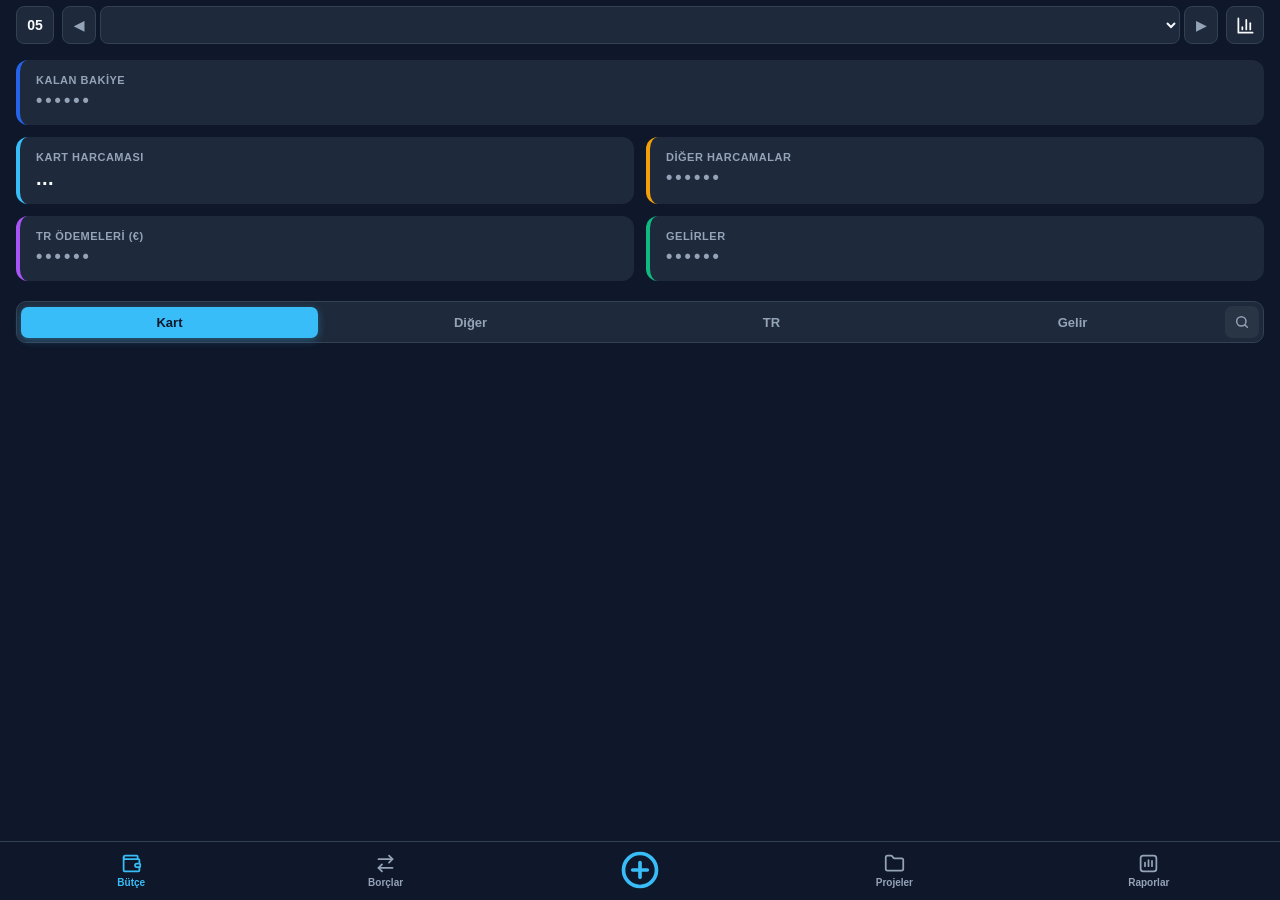
<file: 4.html>
<!DOCTYPE html>
<html lang="tr">
<head>
  <meta charset="UTF-8">
  <meta name="viewport" content="width=device-width, initial-scale=1.0, maximum-scale=1.0, user-scalable=no, viewport-fit=cover">
  <meta name="apple-mobile-web-app-capable" content="yes">
  <meta name="apple-mobile-web-app-status-bar-style" content="black">
  <meta name="theme-color" content="#0f172a">
  <meta name="apple-mobile-web-app-title" content="Harcama Takip">

  <meta http-equiv="Cache-Control" content="no-cache, no-store, must-revalidate">
  <meta http-equiv="Pragma" content="no-cache">
  <meta http-equiv="Expires" content="0">

  <link rel="apple-touch-icon" href="./icon.png">
  <link rel="icon" type="image/png" href="./icon.png">

  <title>Harcama & Borç Takip (Test)</title>
  <link rel="stylesheet" href="4shared.css">
  <style>
    :root {
      --sat: env(safe-area-inset-top, 0px);
      --sab: env(safe-area-inset-bottom, 0px);
      --bg: #0f172a;
      --card-bg: #1e293b;
      --accent: #38bdf8;
      --primary-blue: #2563eb;
      --text: #f8fafc;
      --text-dim: #94a3b8;
      --border: #334155;
      --green: #10b981;
      --red: #f43f5e;
      --orange: #f59e0b;
      --purple: #a855f7;
    }
    * {
      box-sizing: border-box;
      font-family: -apple-system, BlinkMacSystemFont, "Segoe UI", Roboto, sans-serif;
      margin: 0;
      padding: 0;
      -webkit-tap-highlight-color: transparent;
      -webkit-touch-callout: none;
      -webkit-user-select: none;
      user-select: none;
    }
    input, textarea, select {
      -webkit-user-select: text !important;
      user-select: text !important;
      -webkit-touch-callout: default !important;
    }
    ::-webkit-scrollbar { display: none; }
    * { -ms-overflow-style: none; scrollbar-width: none; }

    html { background-color: var(--bg); }
    body {
      background-color: var(--bg);
      color: var(--text);
      padding-top: var(--sat);
      padding-left: 16px;
      padding-right: 16px;
      padding-bottom: calc(64px + var(--sab));
      margin: 0;
      min-height: 100vh;
    }
    body.modal-open { overflow: hidden !important; touch-action: none !important; }

    #appContent { transition: transform 0.2s ease-out; will-change: transform; }

    .ios-top-strip {
      position: fixed; top: 0; left: 0; right: 0; height: 6px;
      background-color: var(--bg); z-index: 151;
    }

    #pullIndicator {
      position: fixed;
      top: calc(max(8px, var(--sat)) + 15px);
      left: 50%;
      transform: translateX(-50%) scale(0);
      background: var(--card-bg);
      border: 2px solid var(--accent);
      color: var(--accent);
      width: 52px; height: 52px;
      border-radius: 50%;
      display: flex; align-items: center; justify-content: center;
      font-size: 26px; font-weight: bold;
      z-index: 200; opacity: 0;
      box-shadow: 0 8px 24px rgba(0, 0, 0, 0.7);
      pointer-events: none;
      transition: transform 0.2s cubic-bezier(0.175, 0.885, 0.32, 1.275), opacity 0.2s ease;
    }
    .rotating { animation: spinPull 0.7s linear infinite !important; }
    @keyframes spinPull {
      0% { transform: translateX(-50%) rotate(0deg); }
      100% { transform: translateX(-50%) rotate(360deg); }
    }

    /* ÜST BAR: [GÜN/AJANDA]  [◀ AY SEÇİCİ ▶]  [GRAFİKLER] */
    .header {
      display: grid;
      grid-template-columns: 38px 1fr 38px;
      gap: 8px;
      margin-bottom: 16px;
      padding-top: 6px;
      align-items: center;
    }
    .header-icon-btn {
      height: 38px; width: 38px;
      background: var(--card-bg);
      border: 1px solid var(--border);
      border-radius: 8px;
      color: var(--text);
      font-size: 14px; font-weight: 800;
      cursor: pointer;
      display: flex; align-items: center; justify-content: center;
      transition: all 0.2s ease;
      flex-shrink: 0;
    }
    .header-icon-btn:active { transform: scale(0.94); opacity: 0.85; }
    .header-icon-btn svg { width: 19px; height: 19px; }

    #btnTimelineView.active {
      background: var(--accent) !important;
      color: #0f172a !important;
      border-color: var(--accent) !important;
      box-shadow: 0 2px 6px rgba(56, 189, 248, 0.35) !important;
    }

    .month-nav-group { display: flex; align-items: center; gap: 4px; width: 100%; min-width: 0; }
    .month-arrow-btn {
      width: 34px; height: 38px;
      background: var(--card-bg);
      border: 1px solid var(--border);
      border-radius: 8px;
      color: var(--text-dim);
      font-size: 13px; font-weight: 700;
      cursor: pointer;
      display: flex; align-items: center; justify-content: center;
      flex-shrink: 0;
    }
    .month-arrow-btn:active:not(:disabled) {
      background: rgba(56, 189, 248, 0.15);
      color: var(--accent);
      border-color: var(--accent);
    }
    .month-arrow-btn:disabled { opacity: 0.3; cursor: default; }

    select.sheet-select {
      flex: 1; min-width: 0; width: 100%; height: 38px;
      background: var(--card-bg); color: var(--text);
      border: 1px solid var(--border); padding: 0 8px;
      border-radius: 8px; font-size: 13px; font-weight: 600;
      outline: none; text-align: center; text-align-last: center;
      transition: all 0.25s ease;
    }
    select.sheet-select.past-month-warning {
      border: 2px solid var(--orange) !important;
      color: var(--orange) !important;
      background: rgba(245, 158, 11, 0.12) !important;
    }
    select.sheet-select.next-month-theme {
      border: 2px solid var(--purple) !important;
      color: var(--purple) !important;
      background: rgba(168, 85, 247, 0.12) !important;
    }

    .past-month-banner-container {
      display: none; justify-content: center; align-items: center;
      margin-bottom: 12px; animation: fadeIn 0.25s ease;
    }
    .past-month-banner-pill {
      background: rgba(245, 158, 11, 0.15);
      border: 1px solid var(--orange); color: var(--orange);
      padding: 6px 14px; border-radius: 20px;
      font-size: 12px; font-weight: 700;
      display: inline-flex; align-items: center; gap: 6px; cursor: pointer;
    }
    .past-month-banner-pill.next-theme {
      background: rgba(168, 85, 247, 0.15) !important;
      border: 1px solid var(--purple) !important;
      color: var(--purple) !important;
    }

    .summary-grid { display: grid; grid-template-columns: 1fr 1fr; gap: 12px; margin-bottom: 20px; }
    .summary-card {
      background: var(--card-bg); padding: 14px 16px;
      border-radius: 12px; border-left: 4px solid transparent;
    }
    .summary-card.rem { grid-column: span 2; border-left-color: var(--primary-blue); }
    .summary-card.card-exp { border-left-color: var(--accent); cursor: pointer; }
    .summary-card.manual-exp { border-left-color: var(--orange); }
    .summary-card.tr-exp { border-left-color: var(--purple); }
    .summary-card.income { border-left-color: var(--green); }
    .summary-card.clickable { cursor: pointer; }
    .summary-card.clickable:active, .summary-card.card-exp:active { opacity: 0.85; transform: scale(0.98); transition: transform 0.1s; }

    .summary-title { font-size: 11px; color: var(--text-dim); text-transform: uppercase; font-weight: 600; letter-spacing: 0.5px; }
    .summary-val { font-size: 20px; font-weight: 700; margin-top: 4px; letter-spacing: 0.5px; }
    .val-rem { font-size: 24px; }
    .masked { letter-spacing: 3px; color: var(--text-dim) !important; font-size: 18px; }

    .tabs-bar-wrapper { position: relative; margin-bottom: 16px; min-height: 42px; }
    .tabs {
      display: flex; background: var(--card-bg);
      border: 1px solid var(--border); border-radius: 10px;
      padding: 4px; gap: 4px; height: 42px; align-items: center;
    }
    .tab-search-trigger {
      width: 34px; height: 32px; border: none;
      background: rgba(255, 255, 255, 0.05); color: var(--text-dim);
      border-radius: 7px; cursor: pointer;
      display: flex; align-items: center; justify-content: center; flex-shrink: 0;
    }
    .tab-search-trigger svg { width: 16px; height: 16px; }
    .tab-btn {
      flex: 1; padding: 8px 0; text-align: center; border: none;
      background: transparent; color: var(--text-dim);
      font-size: 13px; font-weight: 600; border-radius: 7px;
      cursor: pointer; transition: all 0.2s ease;
    }
    .tab-btn#tab-card.active { background: var(--accent); color: #0f172a; box-shadow: 0 2px 8px rgba(56, 189, 248, 0.35); }
    .tab-btn#tab-manual.active { background: var(--orange); color: #0f172a; box-shadow: 0 2px 8px rgba(245, 158, 11, 0.35); }
    .tab-btn#tab-tr.active { background: var(--purple); color: #ffffff; box-shadow: 0 2px 8px rgba(168, 85, 247, 0.35); }
    .tab-btn#tab-income.active { background: var(--green); color: #0f172a; box-shadow: 0 2px 8px rgba(16, 185, 129, 0.35); }

    .search-bar-inline {
      display: none; align-items: center; background: var(--card-bg);
      border: 1px solid var(--accent); border-radius: 10px;
      padding: 0 8px 0 10px; height: 42px; gap: 6px;
    }
    .search-bar-inline.active { display: flex; }
    .search-bar-inline input {
      flex: 1; min-width: 0; background: transparent; border: none; outline: none;
      color: #fff; font-size: 14px; font-weight: 500;
    }
    .search-sum-badge {
      display: none; font-size: 11px; font-weight: 700; color: var(--accent);
      background: rgba(56, 189, 248, 0.12); border: 1px solid rgba(56, 189, 248, 0.25);
      padding: 3px 7px; border-radius: 6px; white-space: nowrap;
    }
    .search-clear-btn {
      background: rgba(255,255,255,0.08); border: none; color: var(--text-dim);
      width: 26px; height: 26px; border-radius: 50%; cursor: pointer;
      font-size: 12px; font-weight: bold; display: flex; align-items: center; justify-content: center;
    }

    .row-wrapper, .swipe-container {
      position: relative; margin-bottom: 8px !important;
      border-radius: 10px; display: flex; flex-direction: column; overflow: hidden;
    }
    .swipe-actions {
      position: absolute; right: 0; top: 0; bottom: 0;
      display: flex; align-items: stretch; z-index: 1;
      border-radius: 0 10px 10px 0; overflow: hidden;
      pointer-events: none; opacity: 0; transition: opacity 0.15s ease;
    }
    .swipe-container.swiped .swipe-actions,
    .swipe-container.swiping .swipe-actions { opacity: 1; pointer-events: auto; }
    .swipe-btn {
      border: none; outline: none; color: #fff; font-weight: 700; font-size: 13px;
      cursor: pointer; display: flex; align-items: center; justify-content: center;
      width: 75px; height: 100%;
    }
    .swipe-btn.edit { background: var(--primary-blue); }
    .swipe-btn.delete { background: var(--red); }

    .item-card {
      position: relative; background: var(--card-bg); border: 1px solid var(--border);
      border-radius: 10px; padding: 12px; display: flex; justify-content: space-between;
      align-items: center; z-index: 2; transition: transform 0.2s ease-out;
      width: 100%; min-height: 58px; cursor: pointer; touch-action: pan-y;
    }
    .swipe-container.swiped .item-card,
    .swipe-container.swiping .item-card { border-top-right-radius: 0; border-bottom-right-radius: 0; }
    .item-card.pending-card { background: #141d2b !important; }
    .badge-pending {
      display: inline-block; background: rgba(245, 158, 11, 0.2);
      color: var(--orange); font-size: 10px; font-weight: 700;
      padding: 2px 6px; border-radius: 4px; margin-right: 4px;
    }
    .item-left .name { font-weight: 600; font-size: 14px; }
    .item-left .sub { font-size: 11px; color: var(--text-dim); margin-top: 2px; }
    .item-right { font-weight: 700; font-size: 15px; text-align: right; }
    .item-right .sub-eur { font-size: 11px; color: var(--text-dim); font-weight: 500; margin-top: 2px; }

    /* 5 EŞİT ÖZELLİKLİ ALT MENÜ */
    .bottom-nav {
      position: fixed;
      bottom: 0;
      left: 0;
      right: 0;
      background-color: var(--bg);
      border-top: 1px solid var(--border);
      display: grid;
      grid-template-columns: repeat(5, 1fr);
      align-items: center;
      padding: 6px 4px max(8px, calc(var(--sab) - 10px)) 4px;
      z-index: 100001;
    }
    .bnav-item {
      background: transparent;
      border: none;
      color: var(--text-dim);
      display: flex;
      flex-direction: column;
      align-items: center;
      justify-content: center;
      gap: 3px;
      padding: 4px 0;
      cursor: pointer;
      font-size: 10px;
      font-weight: 600;
      transition: color 0.15s ease, transform 0.1s ease;
      touch-action: manipulation;
    }
    .bnav-item:active { transform: scale(0.94); }
    .bnav-item svg { width: 21px; height: 21px; flex-shrink: 0; }

    .bnav-item.active#navBudget { color: var(--accent); }
    .bnav-item.active#navDebts { color: var(--orange); }
    .bnav-item#mainFab { color: var(--accent); padding: 0; }
    .bnav-item#mainFab svg { width: 44px; height: 44px; }
    .bnav-item#mainFab.debts-mode { color: var(--orange); }
    .bnav-item#mainFab.projects-mode { color: #60a5fa; }
    .bnav-item.active#navProjects { color: var(--primary-blue); }
    .bnav-item.active#navReports { color: var(--green); }

    /* HARİCİ MODÜL KATMANI (ALT MENÜ ÜZERİNDE BİTER) */
    #subFrameWrap {
      display: none;
      position: fixed;
      top: 0; left: 0; right: 0;
      bottom: calc(52px + max(0px, calc(var(--sab) - 10px)));
      z-index: 100000;
      background: var(--bg);
    }

    /* EKLE BUTONUNA BASILI TUTUNCA ÇIKAN KAYITLARI AKTAR & SÜRÜM ROZETİ */
    .fab-mini-action {
      position: fixed; left: 50%; transform: translateX(-50%);
      color: #fff; padding: 10px 18px; border-radius: 20px; border: none;
      box-shadow: 0 6px 20px rgba(0,0,0,0.7);
      font-size: 13px; font-weight: 700; display: none;
      align-items: center; justify-content: center; gap: 6px;
      z-index: 100002; cursor: pointer; white-space: nowrap;
      animation: popUpCenter 0.22s cubic-bezier(0.175, 0.885, 0.32, 1.275);
    }
    #btnLastMonthAction { bottom: calc(70px + var(--sab)); background: var(--purple); color: #fff; }
    #badgeVersionAction {
      bottom: calc(116px + var(--sab)); background: #1e293b; color: var(--text-dim);
      border: 1px solid var(--border); font-size: 11px; font-weight: 600; padding: 5px 12px; pointer-events: none;
    }
    @keyframes popUpCenter {
      from { transform: translate(-50%, 16px) scale(0.7); opacity: 0; }
      to { transform: translate(-50%, 0px) scale(1); opacity: 1; }
    }

    .report-menu-card {
      display: flex; align-items: center; gap: 12px; width: 100%;
      background: var(--bg); border: 1px solid var(--border);
      border-radius: 12px; padding: 14px; margin-bottom: 10px;
      cursor: pointer; text-align: left; color: var(--text);
    }
    .report-menu-card:active { transform: scale(0.98); border-color: var(--accent); }
    .report-menu-icon {
      width: 40px; height: 40px; border-radius: 10px;
      display: flex; align-items: center; justify-content: center; flex-shrink: 0;
    }
    .report-menu-icon svg { width: 21px; height: 21px; }

    .modal {
      display: none; position: fixed; inset: 0; background: rgba(0,0,0,0.75);
      align-items: flex-end; z-index: 100005; touch-action: pan-y;
    }
    .modal-content {
      background: var(--card-bg); width: 100%; border-radius: 20px 20px 0 0;
      padding: 20px; padding-bottom: max(25px, var(--sab));
      border-top: 1px solid var(--border); max-height: 90vh; overflow-y: auto;
    }

    .type-switcher {
      display: flex; gap: 5px; margin-bottom: 14px;
      background: var(--bg); padding: 4px; border-radius: 10px; border: 1px solid var(--border);
    }
    .type-btn {
      flex: 1; padding: 9px 0; border: none; background: transparent;
      color: var(--text-dim); font-size: 11px; font-weight: 600; border-radius: 7px; cursor: pointer;
    }
    .type-btn#btnTypeCard.active { background: var(--accent); color: #0f172a; }
    .type-btn#btnTypeManual.active { background: var(--orange); color: #0f172a; }
    .type-btn#btnTypeTR.active { background: var(--purple); color: #ffffff; }
    .type-btn#btnTypeIncome.active { background: var(--green); color: #0f172a; }

    #edgeIndicator { position: fixed; top: 0; bottom: 0; left: 0; width: 1px; z-index: 160; pointer-events: none; display: none; }
    #edgeIndicator.next-month { display: block; background-color: var(--purple); }
    #edgeIndicator.past-month { display: block; background-color: var(--orange); }

    .form-group { margin-bottom: 12px; position: relative; }
    .form-group label { display: block; font-size: 12px; color: var(--text-dim); margin-bottom: 4px; }
    .form-group input {
      width: 100%; background: var(--bg); border: 1px solid var(--border);
      color: #fff; padding: 11px 12px; border-radius: 8px; font-size: 15px; outline: none; min-height: 44px;
    }
    .form-group input:focus { border-color: var(--accent); }

    .combobox-container { position: relative; width: 100%; }
    .combobox-input { padding-right: 40px !important; }
    .combobox-arrow {
      position: absolute; right: 0; top: 0; bottom: 0; width: 40px;
      display: flex; align-items: center; justify-content: center;
      color: var(--text-dim); font-size: 12px; cursor: pointer;
    }
    .combobox-dropdown {
      display: none; position: absolute; left: 0; right: 0;
      background: #131d31; border: 1px solid var(--border);
      border-radius: 8px; max-height: 135px; overflow-y: auto; z-index: 1050;
      box-shadow: 0 8px 24px rgba(0, 0, 0, 0.7);
    }
    .combobox-dropdown.open { display: block; }
    .combobox-dropdown.open-down { top: calc(100% + 4px); }
    .combobox-dropdown.open-up { bottom: calc(100% + 4px); }
    .combobox-item { padding: 10px 14px; font-size: 14px; color: var(--text); cursor: pointer; border-bottom: 1px solid rgba(255, 255, 255, 0.05); }

    .modal-actions { display: flex; flex-direction: column; gap: 8px; margin-top: 16px; }
    .btn-submit { width: 100%; background: var(--accent); color: #0f172a; font-weight: bold; padding: 13px; border-radius: 10px; border: none; font-size: 15px; cursor: pointer; }
    .btn-cancel { width: 100%; background: #334155; color: var(--text); font-weight: 600; padding: 12px; border-radius: 10px; border: 1px solid var(--border); font-size: 15px; cursor: pointer; }

    .template-item {
      display: flex; align-items: center; justify-content: space-between;
      padding: 10px 12px; background: var(--bg); border: 1px solid var(--border);
      border-radius: 8px; margin-bottom: 8px; cursor: pointer;
    }
    .template-item input[type="checkbox"] { width: 20px; height: 20px; accent-color: var(--purple); margin-right: 10px; }
    .template-tag { font-size: 10px; font-weight: 700; padding: 2px 6px; border-radius: 4px; margin-right: 6px; display: inline-block; }
    .tag-card { background: rgba(56, 189, 248, 0.2); color: var(--accent); }
    .tag-manual { background: rgba(245, 158, 11, 0.2); color: var(--orange); }
    .tag-tr { background: rgba(168, 85, 247, 0.2); color: var(--purple); }
    .tag-income { background: rgba(16, 185, 129, 0.2); color: var(--green); }

    .liq-section-title { font-size: 11px; font-weight: 700; color: var(--text-dim); text-transform: uppercase; letter-spacing: 0.5px; margin: 14px 0 6px 2px; }
    .liq-card { background: var(--bg); border: 1px solid var(--border); border-radius: 10px; padding: 12px 14px; margin-bottom: 8px; }
    .liq-row { display: flex; justify-content: space-between; align-items: center; padding: 5px 0; font-size: 13px; border-bottom: 1px dashed rgba(255, 255, 255, 0.06); }
    .liq-row:last-child { border-bottom: none; }
    .liq-row.total-row { font-weight: 700; font-size: 14px; border-top: 1px solid var(--border); margin-top: 6px; padding-top: 8px; }
    .liq-acc-header { display: flex; justify-content: space-between; align-items: center; cursor: pointer; user-select: none; }

    .mini-view-switcher { display: flex; background: var(--bg); border: 1px solid var(--border); border-radius: 8px; padding: 3px; gap: 3px; height: 36px; }
    .mini-view-switcher.two-way { width: 140px; }
    .mini-view-switcher.three-way { width: 205px; }
    .mini-view-btn { flex: 1; border: none; background: transparent; color: var(--text-dim); font-size: 12px; font-weight: 600; padding: 0 4px; border-radius: 6px; cursor: pointer; }
    .mini-view-btn.active { background: var(--orange); color: #0f172a; }

    .filter-chip-bar { display: flex; align-items: center; gap: 6px; overflow-x: auto; white-space: nowrap; padding: 2px 0 10px 0; margin-bottom: 6px; }
    .filter-chip { background: var(--bg); border: 1px solid var(--border); color: var(--text-dim); font-size: 11px; font-weight: 600; padding: 5px 12px; border-radius: 14px; cursor: pointer; flex-shrink: 0; }
    .filter-chip.active { background: rgba(56, 189, 248, 0.15); border-color: var(--accent); color: var(--accent); }

    .calendar-timeline-card { background: var(--bg); border: 1px solid var(--border); border-radius: 10px; margin-bottom: 8px; overflow: hidden; }
    .calendar-day-header { display: flex; justify-content: space-between; align-items: center; padding: 12px 14px; cursor: pointer; }
    .calendar-day-badge { display: flex; align-items: baseline; gap: 6px; }
    .calendar-day-num { font-size: 20px; font-weight: 800; color: var(--accent); line-height: 1; }
    .calendar-day-name { font-size: 13px; font-weight: 600; color: var(--text-dim); }
    .calendar-day-total { font-size: 15px; font-weight: 700; display: flex; align-items: center; gap: 6px; }
    .calendar-day-body { display: none; padding: 4px 14px 10px 14px; border-top: 1px dashed rgba(255,255,255,0.07); background: rgba(0, 0, 0, 0.15); }
    .calendar-day-body.open { display: block !important; }
    .cal-item-row { display: flex; justify-content: space-between; align-items: center; padding: 8px 0; border-bottom: 1px dashed rgba(255, 255, 255, 0.06); }
    .cal-item-row:last-child { border-bottom: none; }
    .cal-item-left { display: flex; align-items: flex-start; gap: 8px; max-width: 65%; min-width: 0; }
    .cal-item-desc { font-weight: 600; font-size: 13px; color: #fff; word-break: break-word; }
    .cal-item-primary-amt { font-weight: 700; font-size: 14px; }
  </style>
</head>
<body>

  <div id="edgeIndicator"></div>
  <div class="ios-top-strip"></div>
  <div id="pullIndicator">↓</div>

  <div id="appContent">
    <!-- ÜST BAR: [DİNAMİK GÜN / AJANDA]  [◀ AY SEÇİCİ ▶]  [GRAFİKLER] -->
    <div class="header">
      <button type="button" id="btnTimelineView" class="header-icon-btn" onclick="switchModule('timeline')" aria-label="Ajanda">
        <span id="btnTimelineDayNum">--</span>
      </button>

      <div class="month-nav-group">
        <button type="button" id="btnNextSheet" class="month-arrow-btn" onclick="stepSheet(1)" aria-label="Gelecek Ay">◀</button>
        <select id="sheetSelect" class="sheet-select" onchange="onFilterChange()"></select>
        <button type="button" id="btnPrevSheet" class="month-arrow-btn" onclick="stepSheet(-1)" aria-label="Geçmiş Ay">▶</button>
      </div>

      <button type="button" id="btnHeaderCharts" class="header-icon-btn" onclick="openCharts()" aria-label="Grafikler">
        <svg viewBox="0 0 24 24" fill="none" stroke="currentColor" stroke-width="2.2" stroke-linecap="round" stroke-linejoin="round">
          <path d="M3 3v18h18"/>
          <path d="M18 17V9"/>
          <path d="M13 17V5"/>
          <path d="M8 17v-3"/>
        </svg>
      </button>
    </div>

    <!-- 1. BÜTÇE MODÜLÜ GÖRÜNÜMÜ -->
    <div id="viewBudget">
      <div class="past-month-banner-container" id="pastMonthBannerContainer">
        <div class="past-month-banner-pill" id="pastMonthBannerPill" onclick="resetToCurrentMonth()">
          <span id="pastMonthBannerText">Ağustos 2026 İnceleniyor</span>
          <span style="text-decoration: underline; margin-left: 2px;">Mevcut Ay'a Dön</span>
        </div>
      </div>

      <div class="summary-grid">
        <div class="summary-card rem clickable" id="cardSummaryRem" data-mask-key="rem" data-card-title="Kalan Bakiye">
          <div class="summary-title">Kalan Bakiye</div>
          <div class="summary-val val-rem masked" id="remVal">••••••</div>
        </div>
        <div class="summary-card card-exp" id="cardExpSummaryCard">
          <div class="summary-title">Kart Harcaması</div>
          <div class="summary-val val-card" id="cardVal">...</div>
        </div>
        <div class="summary-card manual-exp clickable" id="cardSummaryManual" data-mask-key="manual" data-card-title="Diğer Harcamalar">
          <div class="summary-title">Diğer Harcamalar</div>
          <div class="summary-val val-manual masked" id="manualVal">••••••</div>
        </div>
        <div class="summary-card tr-exp clickable" id="cardSummaryTr" data-mask-key="tr" data-card-title="TR Ödemeleri">
          <div class="summary-title">TR Ödemeleri (€)</div>
          <div class="summary-val val-tr masked" id="trVal">••••••</div>
        </div>
        <div class="summary-card income clickable" id="cardSummaryInc" data-mask-key="inc" data-card-title="Gelirler">
          <div class="summary-title">Gelirler</div>
          <div class="summary-val val-inc masked" id="incVal">••••••</div>
        </div>
      </div>

      <div class="tabs-bar-wrapper">
        <div class="tabs" id="budgetTabsRow">
          <button class="tab-btn active" id="tab-card" onclick="switchBudgetTab('card')">Kart</button>
          <button class="tab-btn" id="tab-manual" onclick="switchBudgetTab('manual')">Diğer</button>
          <button class="tab-btn" id="tab-tr" onclick="switchBudgetTab('tr')">TR</button>
          <button class="tab-btn" id="tab-income" onclick="switchBudgetTab('income')">Gelir</button>
          <button type="button" class="tab-search-trigger" onclick="openSearchMode()" aria-label="Ara">
            <svg viewBox="0 0 24 24" fill="none" stroke="currentColor" stroke-width="2.2" stroke-linecap="round" stroke-linejoin="round">
              <circle cx="11" cy="11" r="7"/>
              <path d="m20 20-3.5-3.5"/>
            </svg>
          </button>
        </div>

        <div class="search-bar-inline" id="budgetSearchBar">
          <span style="font-size:14px; opacity:0.8;">🔍</span>
          <input type="text" id="liveSearchInputBudget" placeholder="Harcamalarda ara (satıcı, kart, tutar)..." autocomplete="off" oninput="handleSearchInput()">
          <span class="search-sum-badge" id="budgetSearchSumBadge">(0) €0,00</span>
          <button type="button" class="search-clear-btn" onclick="closeSearchMode()">✕</button>
        </div>
      </div>
    </div>

    <!-- 2. SÜREKLİ AJANDA GÖRÜNÜMÜ -->
    <div id="viewTimeline" style="display: none; animation: fadeIn 0.2s ease;">
      <div style="background: var(--bg); padding-bottom: 6px;">
        <div style="display: flex; justify-content: space-between; align-items: center; margin-bottom: 8px;">
          <div style="display: flex; align-items: center; gap: 12px;">
            <label style="display: inline-flex; align-items: center; gap: 5px; font-size: 12px; font-weight: 600; color: var(--text-dim); cursor: pointer;">
              <input type="checkbox" id="chkTimelineShowPaid" onchange="renderMainTimelineView()" style="accent-color: var(--purple); width: 15px; height: 15px;">
              Ödenmişler
            </label>
            <label style="display: inline-flex; align-items: center; gap: 5px; font-size: 12px; font-weight: 600; color: var(--text-dim); cursor: pointer;">
              <input type="checkbox" id="chkTimelineShowPast" onchange="renderMainTimelineView()" style="accent-color: var(--purple); width: 15px; height: 15px;">
              Geçmiş
            </label>
            <label style="display: inline-flex; align-items: center; gap: 5px; font-size: 12px; font-weight: 600; color: var(--text-dim); cursor: pointer;">
              <input type="checkbox" id="chkTimelineShowNext" onchange="renderMainTimelineView()" style="accent-color: var(--purple); width: 15px; height: 15px;">
              Gelecek
            </label>
          </div>
          <button type="button" id="timeline-btn-toggle-all" style="background: transparent; border: none; color: var(--accent); font-size: 12px; font-weight: 700; cursor: pointer;" onclick="toggleAllCalendarBodies('main-timeline')">Tümünü Aç ▼</button>
        </div>
        <div class="filter-chip-bar" id="timelineFilterChipBar" style="margin-bottom: 0; padding-bottom: 4px;"></div>
      </div>
      <div id="timelineListContainer" style="overflow-y: auto; max-height: calc(100vh - 255px); padding-top: 6px; padding-bottom: 30px; -webkit-overflow-scrolling: touch;"></div>
    </div>

    <div id="listContainer"></div>
  </div>

  <!-- EKLE BUTONUNA BASILI TUTUNCA ÇIKAN KAYITLARI AKTAR & SÜRÜM ROZETİ -->
  <div id="badgeVersionAction" class="fab-mini-action">
    Sürüm 4.0.0 (Test)
  </div>
  <button id="btnLastMonthAction" class="fab-mini-action" onclick="openLastMonthTemplateModal()">
    📋 Kayıtları Aktar
  </button>

  <!-- BAĞIMSIZ MODÜLLER (4BORCLAR, 4PROJE, 4GRAFIK) ALT MENÜ ÜZERİNDE AÇILIR -->
  <div id="subFrameWrap">
    <iframe id="subFrame" title="Modül" style="width:100%; height:100%; border:0; background:#0f172a;"></iframe>
  </div>

  <!-- 5 EŞİT ÖZELLİKLİ SABİT ALT MENÜ -->
  <nav class="bottom-nav" aria-label="Ana Menü">
    <button type="button" class="bnav-item active" id="navBudget" onclick="openBudgetRoot()">
      <svg viewBox="0 0 24 24" fill="none" stroke="currentColor" stroke-width="2" stroke-linecap="round" stroke-linejoin="round">
        <path d="M19 7V4a1 1 0 0 0-1-1H5a2 2 0 0 0 0 4h15a1 1 0 0 1 1 1v4h-3a2 2 0 0 0 0 4h3a1 1 0 0 0 1-1v-2a1 1 0 0 0-1-1"/>
        <path d="M3 5v14a2 2 0 0 0 2 2h15a1 1 0 0 0 1-1v-4"/>
      </svg>
      <span>Bütçe</span>
    </button>

    <button type="button" class="bnav-item" id="navDebts" onclick="openDebts()">
      <svg viewBox="0 0 24 24" fill="none" stroke="currentColor" stroke-width="2" stroke-linecap="round" stroke-linejoin="round">
        <path d="M16 3l4 4-4 4"/>
        <path d="M20 7H4"/>
        <path d="M8 21l-4-4 4-4"/>
        <path d="M4 17h16"/>
      </svg>
      <span>Borçlar</span>
    </button>

    <button type="button" class="bnav-item" id="mainFab" aria-label="Yeni Kayıt Ekle">
      <svg viewBox="0 0 24 24" fill="none" stroke="currentColor" stroke-width="2" stroke-linecap="round" stroke-linejoin="round">
        <circle cx="12" cy="12" r="9"/>
        <path d="M12 8v8"/>
        <path d="M8 12h8"/>
      </svg>
    </button>

    <button type="button" class="bnav-item" id="navProjects" onclick="openProjects()">
      <svg viewBox="0 0 24 24" fill="none" stroke="currentColor" stroke-width="2" stroke-linecap="round" stroke-linejoin="round">
        <path d="M4 20h16a2 2 0 0 0 2-2V8a2 2 0 0 0-2-2h-7.93a2 2 0 0 1-1.66-.9l-.82-1.2A2 2 0 0 0 7.93 3H4a2 2 0 0 0-2 2v13c0 1.1.9 2 2 2Z"/>
      </svg>
      <span>Projeler</span>
    </button>

    <button type="button" class="bnav-item" id="navReports" onclick="openReportsHubModal()">
      <svg viewBox="0 0 24 24" fill="none" stroke="currentColor" stroke-width="2" stroke-linecap="round" stroke-linejoin="round">
        <rect x="3" y="3" width="18" height="18" rx="3"/>
        <path d="M8 15v-4"/>
        <path d="M12 15V8"/>
        <path d="M16 15v-6"/>
      </svg>
      <span>Raporlar</span>
    </button>
  </nav>

  <!-- RAPORLAR SEÇİM MENÜSÜ MODALI -->
  <div class="modal" id="modalReportsHub">
    <div class="modal-content">
      <h3 style="font-size: 16px; margin-bottom: 14px;">Raporlar ve Kontroller</h3>

      <button type="button" class="report-menu-card" onclick="closeModal('modalReportsHub'); openControlModal();">
        <div class="report-menu-icon" style="background: rgba(16, 185, 129, 0.15); color: var(--green);">
          <svg viewBox="0 0 24 24" fill="none" stroke="currentColor" stroke-width="2" stroke-linecap="round" stroke-linejoin="round">
            <rect x="8" y="2" width="8" height="4" rx="1" ry="1"/>
            <path d="M16 4h2a2 2 0 0 1 2 2v14a2 2 0 0 1-2 2H6a2 2 0 0 1-2-2V6a2 2 0 0 1 2-2h2"/>
            <path d="m9 14 2 2 4-4"/>
          </svg>
        </div>
        <div>
          <div style="font-weight: 700; font-size: 14px;">Ay İçi Kontrol</div>
          <div style="font-size: 12px; color: var(--text-dim); margin-top: 2px;">Ödenenler, kalanlar ve Telegram listesi</div>
        </div>
      </button>

      <button type="button" class="report-menu-card" onclick="closeModal('modalReportsHub'); openPastMonthReportModal();">
        <div class="report-menu-icon" style="background: rgba(56, 189, 248, 0.15); color: var(--accent);">
          <svg viewBox="0 0 24 24" fill="none" stroke="currentColor" stroke-width="2" stroke-linecap="round" stroke-linejoin="round">
            <path d="M3 3v18h18"/>
            <path d="M18 17V9"/>
            <path d="M13 17V5"/>
            <path d="M8 17v-3"/>
          </svg>
        </div>
        <div>
          <div style="font-weight: 700; font-size: 14px;">Geçmiş Ay Raporu</div>
          <div style="font-size: 12px; color: var(--text-dim); margin-top: 2px;">Önceki ayların özet ve ajanda dökümü</div>
        </div>
      </button>

      <button type="button" class="report-menu-card" onclick="closeModal('modalReportsHub'); openLiquidityModal();">
        <div class="report-menu-icon" style="background: rgba(245, 158, 11, 0.15); color: var(--orange);">
          <svg viewBox="0 0 24 24" fill="none" stroke="currentColor" stroke-width="2" stroke-linecap="round" stroke-linejoin="round">
            <path d="M3 17l6-6 4 4 8-8"/>
            <path d="M17 7h4v4"/>
          </svg>
        </div>
        <div>
          <div style="font-weight: 700; font-size: 14px;">Likidite Planlaması</div>
          <div style="font-size: 12px; color: var(--text-dim); margin-top: 2px;">Gelir-gider dengesi ve nakit akış planı</div>
        </div>
      </button>

      <div class="modal-actions">
        <button type="button" class="btn-cancel" onclick="closeModal('modalReportsHub')">Kapat</button>
      </div>
    </div>
  </div>

  <!-- GEÇMİŞ AY RAPORU MODALI -->
  <div class="modal" id="modalPastMonthReport">
    <div class="modal-content">
      <div style="display:flex; justify-content:space-between; align-items:center; margin-bottom:10px;">
        <h3 style="font-size: 16px; margin: 0;">Geçmiş Ay Raporu</h3>
        <select id="pastReportSheetSelect" class="sheet-select" style="width:130px; height:32px; font-size:12px; padding:0 6px;" onchange="onPastReportSheetChange()"></select>
      </div>
      <div style="display:flex; justify-content:flex-end; margin-bottom:12px;">
        <div class="mini-view-switcher two-way" style="width:140px; height:32px;">
          <button type="button" class="mini-view-btn active" id="btnPastViewSummary" onclick="switchPastReportView('summary')">Özet</button>
          <button type="button" class="mini-view-btn" id="btnPastViewCalendar" onclick="switchPastReportView('calendar')">Ajanda</button>
        </div>
      </div>
      <div id="pastReportContent" style="max-height: 65vh; overflow-y: auto; padding-right: 2px;"></div>
      <div class="modal-actions" style="margin-top: 14px;">
        <button type="button" class="btn-cancel" onclick="closeModal('modalPastMonthReport')">Kapat</button>
      </div>
    </div>
  </div>

  <!-- LİKİDİTE PLANLAMASI MODALI -->
  <div class="modal" id="modalLiquidity">
    <div class="modal-content">
      <div style="display:flex; justify-content:space-between; align-items:center; margin-bottom:14px; gap:8px;">
        <h3 style="font-size: 15px; white-space: nowrap; margin: 0;">Likidite Planlaması</h3>
        <div class="mini-view-switcher three-way">
          <button type="button" class="mini-view-btn active" id="btnLiqViewSummary" onclick="switchLiquidityView('summary')">Özet</button>
          <button type="button" class="mini-view-btn" id="btnLiqViewCalendar" onclick="switchLiquidityView('calendar')">Ajanda</button>
          <button type="button" class="mini-view-btn" id="btnLiqViewPlan" onclick="switchLiquidityView('plan')">Plan</button>
        </div>
      </div>
      <div id="liquidityReportContent" style="max-height: 65vh; overflow-y: auto; padding-right: 2px;"></div>
      <div class="modal-actions" style="margin-top: 14px;">
        <button type="button" class="btn-cancel" onclick="closeModal('modalLiquidity')">Kapat</button>
      </div>
    </div>
  </div>

  <!-- AY İÇİ KONTROL MODALI -->
  <div class="modal" id="modalControl">
    <div class="modal-content">
      <div style="display:flex; justify-content:space-between; align-items:center; margin-bottom:12px; gap:8px;">
        <div style="display:flex; align-items:center; gap:6px; min-width:0;">
          <h3 id="lblControlHeaderTitle"
              ontouchstart="handleHeaderPressStart()" ontouchend="handleHeaderPressEnd()" ontouchcancel="handleHeaderPressCancel()"
              onmousedown="handleHeaderPressStart()" onmouseup="handleHeaderPressEnd()" onmouseleave="handleHeaderPressCancel()"
              style="font-size: 15px; white-space: nowrap; margin: 0; cursor: pointer;">
            Ay İçi Kontrol
          </h3>
          <button type="button" onclick="openTelegramReportChooser()" aria-label="Telegram Rapor Gönder" title="Telegram'a Liste Gönder"
                  style="height:28px; width:28px; padding:0; background:rgba(56, 189, 248, 0.15); border:1px solid rgba(56, 189, 248, 0.4); border-radius:7px; color:var(--accent); cursor:pointer; display:inline-flex; align-items:center; justify-content:center; flex-shrink:0;">
            <svg width="14" height="14" viewBox="0 0 24 24" fill="none" stroke="currentColor" stroke-width="2.2" stroke-linecap="round" stroke-linejoin="round">
              <path d="M22 2L11 13"/>
              <path d="M22 2l-7 20-4-9-9-4 20-7z"/>
            </svg>
          </button>
        </div>
        <div class="mini-view-switcher three-way">
          <button type="button" class="mini-view-btn active" id="btnCtrlViewSummary" onclick="switchControlView('summary')">Özet</button>
          <button type="button" class="mini-view-btn" id="btnCtrlViewCalendar" onclick="switchControlView('calendar')">Ajanda</button>
          <button type="button" class="mini-view-btn" id="btnCtrlViewPlan" onclick="switchControlView('plan')">Plan</button>
        </div>
      </div>

      <div id="ctrlSegmentBar" style="display:flex; background:rgba(255,255,255,0.06); padding:3px; border-radius:10px; gap:4px; margin-bottom:12px;">
        <button type="button" id="btnCtrlOdenen" onclick="setControlSubTab('odenen')" style="flex:1; border:none; padding:8px 0; border-radius:7px; font-weight:700; font-size:12px; cursor:pointer; transition:0.2s; background:transparent; color:var(--text-dim);">
          Ödenenler (0)
        </button>
        <button type="button" id="btnCtrlAll" onclick="setControlSubTab('all')" style="flex:0.45; max-width:55px; border:none; padding:8px 0; border-radius:7px; font-weight:700; font-size:12px; cursor:pointer; transition:0.2s; background:transparent; color:var(--text-dim);">
          (0)
        </button>
        <button type="button" id="btnCtrlKalan" onclick="setControlSubTab('kalan')" style="flex:1; border:none; padding:8px 0; border-radius:7px; font-weight:700; font-size:12px; cursor:pointer; transition:0.2s; background:var(--red); color:#fff;">
          Kalanlar (0)
        </button>
      </div>

      <div id="controlReportContent" style="max-height: 65vh; overflow-y: auto; padding-right: 2px;"></div>
      <div class="modal-actions" style="margin-top: 14px;">
        <button type="button" class="btn-cancel" onclick="closeModal('modalControl')">Kapat</button>
      </div>
    </div>
  </div>

  <!-- TELEGRAM RAPOR SEÇİM VE GÖNDERİM MODALI -->
  <div class="modal" id="modalTelegramChooser" style="align-items:center; justify-content:center; z-index:100006;">
    <div class="modal-content" style="border-radius:14px; width:90%; max-width:320px; text-align:center;">
      <h3 style="font-size:16px; margin:0 0 8px 0;">Liste Gönder</h3>
      <p style="font-size:13px; color:var(--text-dim); margin:0 0 16px 0;">Hangi listeyi göndermek istiyorsunuz?</p>
      <div style="display:flex; flex-direction:column; gap:10px;">
        <button type="button" id="btnSendOdenenlerTg" onclick="executeSendTelegramReport('odenen')" style="background:var(--green); color:#000; border:none; padding:12px; border-radius:8px; font-weight:700; font-size:13px; cursor:pointer;">✓ Yapılan Ödemeler Listesi</button>
        <button type="button" id="btnSendKalanlarTg" onclick="executeSendTelegramReport('kalan')" style="background:var(--red); color:#fff; border:none; padding:12px; border-radius:8px; font-weight:700; font-size:13px; cursor:pointer;">⏳ Kalan Ödemeler Listesi</button>
        <button type="button" onclick="closeModal('modalTelegramChooser')" style="background:transparent; border:none; color:var(--text-dim); font-size:12px; margin-top:4px; cursor:pointer; padding:6px;">Vazgeç</button>
      </div>
    </div>
  </div>

  <!-- BÜTÇE EKLEME & DÜZENLEME MODALI -->
  <div class="modal" id="modalBudget">
    <div class="modal-content">
      <div style="display: flex; justify-content: space-between; align-items: center; margin-bottom: 14px;">
        <h3 style="font-size: 16px; margin: 0;" id="lblModalBudgetTitle">Kayıt Ekle</h3>
        <button type="button" id="btnMoveMonthAction" style="display: none; font-size: 11px; font-weight: 700; padding: 4px 10px; border-radius: 6px; border: none; cursor: pointer;" onclick="submitMoveMonthEntry()"></button>
      </div>

      <div class="type-switcher" id="budgetTypeSwitcher">
        <button type="button" class="type-btn active" id="btnTypeCard" onclick="setModalType('card')">Kart</button>
        <button type="button" class="type-btn" id="btnTypeManual" onclick="setModalType('manual')">Diğer</button>
        <button type="button" class="type-btn" id="btnTypeTR" onclick="setModalType('tr')">TR (₺)</button>
        <button type="button" class="type-btn" id="btnTypeIncome" onclick="setModalType('income')">Gelir</button>
      </div>

      <div class="form-group">
        <label id="lblDateTitle">Tarih</label>
        <input type="date" id="mDate">
      </div>
      <div class="form-group">
        <label id="lblAmount">Tutar (€)</label>
        <input type="text" inputmode="decimal" id="mAmount" placeholder="örn: 50,00 €">
      </div>
      <div class="form-group" id="lblDescGroup">
        <label id="lblDesc">Satıcı</label>
        <div class="combobox-container">
          <input type="text" id="mDesc" class="combobox-input" placeholder="örn: Rewe, Amazon" autocomplete="off" oninput="filterCombobox('desc')">
          <div class="combobox-arrow" id="arrowDesc" onclick="toggleCombobox('desc', event)">▼</div>
          <div class="combobox-dropdown open-down" id="descDropdown"></div>
        </div>
      </div>
      <div class="form-group" id="grpCard">
        <label id="lblAccountTitle">Kart</label>
        <div class="combobox-container">
          <input type="text" id="mAccount" class="combobox-input" placeholder="örn: Visa, Sparkasse" autocomplete="off" oninput="filterCombobox('account')">
          <div class="combobox-arrow" onclick="toggleCombobox('account', event)">▼</div>
          <div class="combobox-dropdown open-up" id="accountDropdown"></div>
        </div>
      </div>

      <div class="modal-actions">
        <button type="button" class="btn-submit" id="btnBudgetSubmit" onclick="submitBudgetEntry()">Kaydet</button>
        <button type="button" class="btn-cancel" onclick="closeModal('modalBudget')">Kapat</button>
      </div>
    </div>
  </div>

  <!-- GEÇEN AYDAN / MEVCUT AYDAN AKTARMA MODALI -->
  <div class="modal" id="modalLastMonth">
    <div class="modal-content">
      <div style="display:flex; justify-content:space-between; align-items:center; margin-bottom:14px;">
        <h3 style="font-size: 16px;" id="lblLastMonthTitle">Kayıtları Aktar</h3>
        <button type="button" style="background:transparent; border:none; color:var(--accent); font-size:12px; font-weight:700; cursor:pointer;" onclick="toggleAllTemplateCheckboxes()">Tümünü Seç / Kaldır</button>
      </div>
      <div id="templateItemsContainer" style="max-height: 50vh; overflow-y: auto; margin-bottom: 14px;"></div>
      <div class="modal-actions">
        <button type="button" class="btn-submit" id="btnTemplateSubmit" style="background: var(--purple); color: #fff;" onclick="submitLastMonthImport()">Seçilenleri Ekle</button>
        <button type="button" class="btn-cancel" onclick="closeModal('modalLastMonth')">Vazgeç</button>
      </div>
    </div>
  </div>

  <!-- KART LİMİTİ DÜZENLEME MODALI -->
  <div class="modal" id="modalCardLimit">
    <div class="modal-content">
      <h3 style="margin-bottom: 14px; font-size: 16px;">Kart Harcama Limiti</h3>
      <div class="form-group">
        <label>Mevcut Hedef Limit (F1)</label>
        <input type="text" id="lblCurrentCardLimit" readonly style="color: var(--accent); font-weight: bold; background: rgba(56, 189, 248, 0.08); border-color: var(--accent);">
      </div>
      <div class="form-group">
        <label>Yeni Kart Harcama Limiti (€)</label>
        <input type="text" inputmode="decimal" id="mNewCardLimit" placeholder="örn: 1.500,00 €">
      </div>
      <div class="modal-actions">
        <button type="button" class="btn-submit" onclick="submitCardLimit()">Kaydet</button>
        <button type="button" class="btn-cancel" onclick="closeModal('modalCardLimit')">Vazgeç</button>
      </div>
    </div>
  </div>

  <!-- KART AÇILIŞ GİZLİLİK AYARI MODALI -->
  <div class="modal" id="modalCardDefaultPrivacy" style="align-items:center; justify-content:center; z-index:100006;">
    <div class="modal-content" style="border-radius:14px; width:90%; max-width:320px; text-align:center;">
      <h3 id="lblPrivacyCardTitle" style="font-size:16px; margin:0 0 10px 0;">Kart Başlığı</h3>
      <p style="font-size:13px; color:var(--text-dim); margin:0 0 18px 0;">Bu kart açılışta nasıl başlasın?</p>
      <div style="display:flex; flex-direction:column; gap:8px;">
        <button type="button" onclick="saveCardDefaultPrivacy(false)" style="background:var(--green); color:#000; border:none; padding:10px; border-radius:8px; font-weight:700; font-size:13px; cursor:pointer;">👁️ Açık Başlasın</button>
        <button type="button" onclick="saveCardDefaultPrivacy(true)" style="background:rgba(255,255,255,0.08); color:#fff; border:1px solid var(--border); padding:10px; border-radius:8px; font-weight:700; font-size:13px; cursor:pointer;">🔒 Gizli Başlasın (••••••)</button>
        <button type="button" onclick="closeModal('modalCardDefaultPrivacy')" style="background:transparent; border:none; color:var(--text-dim); font-size:12px; margin-top:4px; cursor:pointer; padding:6px;">Vazgeç</button>
      </div>
    </div>
  </div>

  <script src="4core.js"></script>
  <script>
    const _APP_CONFIG = (typeof APP_CONFIG !== 'undefined') ? APP_CONFIG : {
      VERSION: "4.0.0",
      API_URL: "https://script.google.com/macros/s/AKfycbxwsVf8deHomi5jaNLfU86AkVbRQdXPNHuK8z9qiL1EGJanlSo_1e9BhQX0Kup7BdTb/exec",
      CURRENCY_SYMBOL: "€",
      LOCALE: "de-DE"
    };

    const _AppStorage = (typeof AppStorage !== 'undefined') ? AppStorage : {
      get(k, d = null) { try { const v = localStorage.getItem(k); return v === null ? d : v; } catch (e) { return d; } },
      set(k, v) { try { localStorage.setItem(k, v); } catch (e) {} },
      getJSON(k, d = null) { try { const v = localStorage.getItem(k); return v ? JSON.parse(v) : d; } catch (e) { return d; } },
      setJSON(k, o) { try { localStorage.setItem(k, JSON.stringify(o)); } catch (e) {} }
    };

    const _AppFormat = (typeof AppFormat !== 'undefined') ? AppFormat : {
      currency(num, symbol = "€") {
        const n = Number(num) || 0;
        return symbol + n.toLocaleString("de-DE", { minimumFractionDigits: 2, maximumFractionDigits: 2 });
      },
      number(num) {
        const n = Number(num) || 0;
        return n.toLocaleString("de-DE", { minimumFractionDigits: 2, maximumFractionDigits: 2 });
      },
      amountText(val) {
        if (!val && val !== 0) return "€0,00";
        const str = val.toString().trim();
        if (str.includes("€") || str.includes("₺")) return str;
        const num = this.parseAmount(str);
        return isNaN(num) ? str : this.currency(num);
      },
      parseAmount(amt) {
        if (typeof amt === "number") return amt;
        if (!amt) return 0;
        let str = amt.toString().replace(/[€₺\s]/g, "").trim();
        if (!str) return 0;
        if (str.includes(".") && str.includes(",")) {
          if (str.lastIndexOf(",") > str.lastIndexOf(".")) str = str.replace(/\./g, "").replace(",", ".");
          else str = str.replace(/,/g, "");
        } else if (str.includes(",")) {
          str = str.replace(",", ".");
        }
        const num = parseFloat(str);
        return isNaN(num) ? 0 : num;
      },
      escapeHtml(s) {
        return String(s == null ? "" : s).replace(/[&<>"']/g, c => ({ "&": "&amp;", "<": "&lt;", ">": "&gt;", '"': "&quot;", "'": "&#39;" }[c]));
      }
    };

    const _AppDate = (typeof AppDate !== 'undefined') ? AppDate : {
      todayISO() {
        const d = new Date();
        d.setMinutes(d.getMinutes() - d.getTimezoneOffset());
        return d.toISOString().split("T")[0];
      },
      dmyToISO(dateStr) {
        if (!dateStr) return this.todayISO();
        const parts = dateStr.toString().trim().split(".");
        return parts.length === 3 ? `${parts[2]}-${parts[1].padStart(2, "0")}-${parts[0].padStart(2, "0")}` : dateStr;
      },
      isoToDMY(isoStr) {
        if (!isoStr) return "";
        const parts = isoStr.toString().trim().split("-");
        return parts.length === 3 ? `${parts[2]}.${parts[1]}.${parts[0]}` : isoStr;
      },
      toTimestamp(dateStr, emptyToMax = true) {
        if (!dateStr || dateStr.toString().trim() === "") return emptyToMax ? Number.MAX_SAFE_INTEGER : 0;
        const parts = dateStr.toString().trim().split(".");
        return parts.length === 3 ? new Date(parseInt(parts[2], 10), parseInt(parts[1], 10) - 1, parseInt(parts[0], 10)).getTime() : 0;
      }
    };

    const _AppAPI = (typeof AppAPI !== 'undefined') ? AppAPI : {
      async get(action, params = {}) {
        const url = new URL(_APP_CONFIG.API_URL);
        url.searchParams.set("action", action);
        Object.keys(params).forEach(k => { if (params[k] !== undefined && params[k] !== null) url.searchParams.set(k, params[k]); });
        const res = await fetch(url.toString());
        return await res.json();
      },
      async post(payload) {
        const res = await fetch(_APP_CONFIG.API_URL, { method: "POST", body: JSON.stringify(payload) });
        const text = await res.text();
        try { return JSON.parse(text); } catch (e) { return { status: "ok", raw: text }; }
      }
    };

    let _localToastT = null;
    function _notify(msg) {
      if (typeof showToast === 'function') { showToast(msg); return; }
      let el = document.getElementById("toast");
      if (!el) {
        el = document.createElement("div");
        el.id = "toast"; el.className = "toast"; el.setAttribute("role", "status");
        document.body.appendChild(el);
      }
      el.textContent = msg; el.classList.add("show");
      clearTimeout(_localToastT); _localToastT = setTimeout(() => el.classList.remove("show"), 2400);
    }

    const CURRENT_VERSION = _APP_CONFIG.VERSION;
    let currentModule = 'budget';
    let activeSubFrame = null;

    let currentData = null;
    let settingsData = { manualKime: [], manualHesap: [], gelirNereden: [], trNereye: [], cardList: [] };
    let availableSheets = [];
    let loadedTemplateItems = [];

    let activeBudgetTab = 'card';
    let modalSelectedType = 'card';
    let editingBudgetRowIndex = null;
    let memoryCache = {};
    let cardTempTimeout = null;

    let isSearchActiveBudget = false;
    let searchQueryBudget = "";

    let isLiqSummaryTRYView = false;
    let pastReportIncomeTotal = 0;
    let pastReportNetBalance = 0;
    let liqNetBufferValue = 0;

    let currentLiquidityView = 'summary';
    let currentControlView = 'summary';
    let currentPastReportView = 'summary';

    let selectedFiltersLiq = new Set();
    let selectedFiltersCtrl = new Set();
    let selectedFiltersPast = new Set();
    let selectedFiltersTimeline = new Set();

    const getLocalTodayISO = () => _AppDate.todayISO();
    const formatAmount = val => _AppFormat.amountText(val);
    const parseAmountToNum = amt => _AppFormat.parseAmount(amt);

    window.onload = function() {
      const todayDayNum = new Date().getDate();
      const dayBtnEl = document.getElementById('btnTimelineDayNum');
      if (dayBtnEl) dayBtnEl.innerText = todayDayNum.toString().padStart(2, '0');

      restoreCachedData();
      document.getElementById('mDate').value = getLocalTodayISO();

      initPullToRefresh();
      initCardLimitLongPress();
      initCardPrivacyLongPress();
      initFabTouchEngine();
      initComboboxGlobalClick();

      fetchInitialData();
      prefetchTemplateData();
      checkForAppUpdates();
    };

    function restoreCachedData() {
      try {
        const parsed = _AppStorage.getJSON('cache_initial_data');
        if (parsed) {
          if (parsed.sheets) {
            availableSheets = parsed.sheets;
            populateBudgetSheets(parsed.sheets, parsed.activeSheet);
          }
          if (parsed.settings) settingsData = parsed.settings;
          if (parsed.dashboard) {
            currentData = parsed.dashboard;
            memoryCache[parsed.activeSheet || "Mevcut Ay"] = parsed.dashboard;
            renderDashboard(parsed.dashboard);
          }
        }
        const cachedTemplate = _AppStorage.getJSON('cache_template_items');
        if (cachedTemplate) loadedTemplateItems = cachedTemplate;
      } catch (e) {}
    }

    async function checkForAppUpdates() {
      try {
        const response = await fetch(window.location.href, { cache: "no-store" });
        const html = await response.text();
        const match = html.match(/VERSION:\s*["']([^"']+)["']/);
        if (match && match[1] && match[1] !== CURRENT_VERSION) {
          Object.keys(localStorage).forEach(k => {
            if (!k.startsWith('proje_') && !k.startsWith('grafik_') && k !== 'app_card_privacy_defaults') {
              localStorage.removeItem(k);
            }
          });
          window.location.reload(true);
        }
      } catch (e) {}
    }

    async function fetchInitialData() {
      try {
        const data = await _AppAPI.get('getInitialData');
        if (data && data.sheets) {
          _AppStorage.setJSON('cache_initial_data', data);
          availableSheets = data.sheets;
          populateBudgetSheets(data.sheets, data.activeSheet);
          if (data.settings) settingsData = data.settings;
          if (data.dashboard) {
            currentData = data.dashboard;
            memoryCache[data.activeSheet || "Mevcut Ay"] = data.dashboard;
            renderDashboard(data.dashboard);
          } else {
            onFilterChange();
          }
        }
      } catch (err) {
        console.error("Veri çekilemedi:", err);
      } finally {
        resetPullIndicator();
      }
    }

    async function prefetchTemplateData() {
      try {
        const data = await _AppAPI.get('getLastMonthTemplate');
        if (data && data.items) {
          let nonCardItems = data.items.filter(it => it.type !== 'card');
          loadedTemplateItems = nonCardItems;
          _AppStorage.setJSON('cache_template_items', nonCardItems);
          if (data.lastMonthName) _AppStorage.set('cache_template_name', data.lastMonthName);
        }
      } catch (e) {}
    }

    function setActiveBottomNav(navId) {
      document.querySelectorAll('.bottom-nav .bnav-item').forEach(btn => btn.classList.remove('active'));
      if (navId) {
        const el = document.getElementById(navId);
        if (el) el.classList.add('active');
      }
      const addBtn = document.getElementById('mainFab');
      if (addBtn) {
        addBtn.classList.remove('debts-mode', 'projects-mode');
        if (activeSubFrame === 'debts') addBtn.classList.add('debts-mode');
        else if (activeSubFrame === 'projects') addBtn.classList.add('projects-mode');
      }
    }

    function openBudgetRoot() {
      closeSubFrame();
      switchModule('budget');
    }

    function openDebts() {
      activeSubFrame = 'debts';
      setActiveBottomNav('navDebts');
      openFrame('4borclar.html', true);
    }

    function openProjects() {
      activeSubFrame = 'projects';
      setActiveBottomNav('navProjects');
      openFrame('4proje.html', true);
    }

    function openCharts() {
      activeSubFrame = 'charts';
      openFrame('4grafik.html', false);
    }

    function getFallbackModuleHTML(page) {
      const apiUrl = _APP_CONFIG.API_URL;
      if (page === '4borclar.html') {
        return `<!DOCTYPE html><html lang="tr"><head><meta charset="UTF-8"><meta name="viewport" content="width=device-width,initial-scale=1,maximum-scale=1,user-scalable=no"><style>
          body{background:#0f172a;color:#f8fafc;font-family:-apple-system,BlinkMacSystemFont,sans-serif;padding:16px;margin:0}
          .hdr{display:flex;justify-content:space-between;align-items:center;margin-bottom:16px;padding-top:6px}
          .title{font-size:20px;font-weight:700}
          .pill{display:flex;background:#1e293b;border:1px solid #334155;border-radius:8px;padding:3px;gap:3px}
          .pill button{border:none;background:transparent;color:#94a3b8;font-size:12px;font-weight:600;padding:6px 12px;border-radius:6px;cursor:pointer}
          .pill button.on{background:#f59e0b;color:#0f172a}
          .grid{display:grid;grid-template-columns:1fr 1fr;gap:12px;margin-bottom:18px}
          .card{background:#1e293b;padding:14px;border-radius:12px;border-left:4px solid #38bdf8}
          .card.net{grid-column:span 2}
          .card.give{border-left-color:#f43f5e}
          .card.get{border-left-color:#10b981}
          .lbl{font-size:11px;color:#94a3b8;font-weight:600;text-transform:uppercase}
          .val{font-size:20px;font-weight:700;margin-top:4px}
          .tabs{display:flex;background:#1e293b;border:1px solid #334155;border-radius:10px;padding:4px;gap:4px;margin-bottom:14px}
          .tabs button{flex:1;padding:8px 0;border:none;background:transparent;color:#94a3b8;font-size:13px;font-weight:600;border-radius:7px;cursor:pointer}
          .tabs button.on{background:#f43f5e;color:#fff}
          .row{background:#1e293b;border:1px solid #334155;border-radius:10px;padding:12px;margin-bottom:8px;display:flex;justify-content:space-between;align-items:center}
        </style></head><body>
          <div class="hdr"><div class="title">Borçlar & Alacaklar</div><div class="pill"><button class="on" id="bAct" onclick="load(false)">Aktif</button><button id="bArc" onclick="load(true)">Arşiv</button></div></div>
          <div class="grid">
            <div class="card net"><div class="lbl">Net Borç / Alacak</div><div class="val" id="vNet">Yükleniyor...</div></div>
            <div class="card give"><div class="lbl">Borçlarım</div><div class="val" style="color:#f43f5e" id="vGive">...</div></div>
            <div class="card get"><div class="lbl">Alacaklarım</div><div class="val" style="color:#10b981" id="vGet">...</div></div>
          </div>
          <div class="tabs"><button class="on" id="tD" onclick="tab('debt')">Borçlarım</button><button id="tC" onclick="tab('credit')">Alacaklarım</button><button id="tH" onclick="tab('history')">Geçmiş</button></div>
          <div id="list"></div>
          <script>
            let D=null, cur='debt';
            async function load(arc){
              document.getElementById('bAct').classList.toggle('on',!arc);
              document.getElementById('bArc').classList.toggle('on',arc);
              try{
                const r=await fetch('${apiUrl}?action=getDebtsData&archive='+arc);
                D=await r.json();
                document.getElementById('vNet').innerText=D.netBalance||'€0,00';
                document.getElementById('vGive').innerText=D.totalDebt||'€0,00';
                document.getElementById('vGet').innerText=D.totalCredit||'€0,00';
                render();
              }catch(e){document.getElementById('list').innerHTML='<div style="text-align:center;color:#94a3b8;padding:24px">Veri yüklenemedi</div>';}
            }
            function tab(t){cur=t;['tD','tC','tH'].forEach(id=>document.getElementById(id).classList.remove('on'));document.getElementById(t==='debt'?'tD':t==='credit'?'tC':'tH').classList.add('on');render();}
            function render(){
              const el=document.getElementById('list'); if(!D) return;
              const arr=cur==='debt'?(D.debts||[]):cur==='credit'?(D.credits||[]):(D.history||[]);
              el.innerHTML=arr.length?arr.map(x=>'<div class="row"><div><b>'+(x.person||'')+'</b><div style="font-size:11px;color:#94a3b8">'+(x.date||'')+'</div></div><div style="font-weight:700">'+(x.remainingAmount||x.amount||'')+'</div></div>').join(''):'<div style="text-align:center;color:#94a3b8;padding:24px">Kayıt bulunamadı</div>';
            }
            load(false);
          <\/script></body></html>`;
      }
      if (page === '4proje.html') {
        return `<!DOCTYPE html><html lang="tr"><head><meta charset="UTF-8"><meta name="viewport" content="width=device-width,initial-scale=1,maximum-scale=1,user-scalable=no"><style>
          body{background:#0f172a;color:#f8fafc;font-family:-apple-system,BlinkMacSystemFont,sans-serif;padding:16px;margin:0}
          .hdr{display:flex;align-items:center;gap:12px;margin-bottom:16px;padding-top:6px}
          .btn{width:38px;height:38px;background:#1e293b;border:1px solid #334155;border-radius:8px;color:#f8fafc;font-size:18px;cursor:pointer}
          .title{flex:1;font-size:20px;font-weight:700}
          .card{background:#1e293b;border:1px solid #334155;border-radius:12px;padding:14px;margin-bottom:10px;display:flex;justify-content:space-between;align-items:center}
        </style></head><body>
          <div class="hdr"><button class="btn" onclick="parent.postMessage({type:'proje-close'},'*')">←</button><div class="title">Projeler</div></div>
          <div id="box"><div style="text-align:center;color:#94a3b8;padding:30px">Projeler yükleniyor...</div></div>
          <script>
            fetch('${apiUrl}?action=getProjectsData').then(r=>r.json()).then(d=>{
              const ps=d.projects||[];
              document.getElementById('box').innerHTML=ps.length?ps.map(p=>{
                const tot=(p.items||[]).reduce((s,i)=>s+(Number(i.amount)||0),0);
                return '<div class="card"><div><b>'+p.name+'</b><div style="font-size:11px;color:#94a3b8">'+(p.items||[]).length+' işlem</div></div><div style="font-weight:700;color:#38bdf8">€'+tot.toLocaleString('de-DE',{minimumFractionDigits:2})+'</div></div>';
              }).join(''):'<div style="text-align:center;color:#94a3b8;padding:30px">Henüz proje yok.</div>';
            }).catch(()=>{document.getElementById('box').innerHTML='<div style="text-align:center;color:#94a3b8;padding:30px">Projeler yüklenemedi.</div>';});
          <\/script></body></html>`;
      }
      return `<!DOCTYPE html><html lang="tr"><head><meta charset="UTF-8"><meta name="viewport" content="width=device-width,initial-scale=1,maximum-scale=1,user-scalable=no"><style>
        body{background:#0f172a;color:#f8fafc;font-family:-apple-system,BlinkMacSystemFont,sans-serif;padding:16px;margin:0}
        .hdr{display:flex;align-items:center;gap:12px;margin-bottom:16px;padding-top:6px}
        .btn{width:38px;height:38px;background:#1e293b;border:1px solid #334155;border-radius:8px;color:#f8fafc;font-size:18px;cursor:pointer}
        .title{flex:1;font-size:20px;font-weight:700}
        .card{background:#1e293b;border:1px solid #334155;border-radius:12px;padding:14px;margin-bottom:10px}
      </style></head><body>
        <div class="hdr"><button class="btn" onclick="parent.postMessage({type:'grafik-close'},'*')">←</button><div class="title">Grafikler</div></div>
        <div id="box"><div style="text-align:center;color:#94a3b8;padding:30px">Grafikler yükleniyor...</div></div>
        <script>
          fetch('${apiUrl}?action=getMonthlyChartData').then(r=>r.json()).then(d=>{
            const ms=d.months||[];
            document.getElementById('box').innerHTML=ms.length?ms.slice().reverse().map(m=>{
              const tot=(m.kart||0)+(m.diger||0)+(m.tr||0);
              return '<div class="card" style="display:flex;justify-content:space-between"><b>'+m.full+'</b><span style="color:#38bdf8;font-weight:700">€'+tot.toLocaleString('de-DE',{minimumFractionDigits:2})+'</span></div>';
            }).join(''):'<div style="text-align:center;color:#94a3b8;padding:30px">Veri bulunamadı.</div>';
          }).catch(()=>{document.getElementById('box').innerHTML='<div style="text-align:center;color:#94a3b8;padding:30px">Grafikler yüklenemedi.</div>';});
        <\/script></body></html>`;
    }

    function openFrame(page, keepBottomNav = true) {
      hideFabAction();
      const wrap = document.getElementById('subFrameWrap');
      const frame = document.getElementById('subFrame');
      wrap.style.bottom = keepBottomNav ? 'calc(52px + max(0px, calc(var(--sab) - 10px)))' : '0px';

      const probe = document.createElement('div');
      probe.style.cssText = 'position:fixed;top:0;left:0;visibility:hidden;padding-top:env(safe-area-inset-top);padding-bottom:env(safe-area-inset-bottom)';
      document.body.appendChild(probe);
      const cs = getComputedStyle(probe);
      const sat = parseFloat(cs.paddingTop) || 0;
      const sab = parseFloat(cs.paddingBottom) || 0;
      probe.remove();

      const hdr = document.querySelector('#appContent .header');
      const hy = hdr ? Math.round((hdr.getBoundingClientRect().top + window.pageYOffset) * 100) / 100 : sat;

      wrap.style.display = 'block';
      document.body.style.overflow = 'hidden';

      const isIsolatedPreview = (window.location.protocol === 'about:' || window.location.protocol === 'blob:' || window.location.href.startsWith('about:srcdoc'));
      if (isIsolatedPreview) {
        frame.removeAttribute('src');
        frame.srcdoc = getFallbackModuleHTML(page);
      } else {
        frame.removeAttribute('srcdoc');
        frame.src = `${page}?embed=1&sat=${sat}&sab=${sab}&hy=${hy}&t=${Date.now()}`;
      }
    }

    function closeSubFrame() {
      activeSubFrame = null;
      const wrap = document.getElementById('subFrameWrap');
      const frame = document.getElementById('subFrame');
      wrap.style.display = 'none';
      frame.removeAttribute('srcdoc');
      frame.src = 'about:blank';
      document.body.style.overflow = (currentModule === 'timeline') ? 'hidden' : '';
      if (currentModule === 'budget') setActiveBottomNav('navBudget');
      else setActiveBottomNav(null);
    }

    window.addEventListener('message', function (e) {
      if (e.data && (e.data.type === 'proje-close' || e.data.type === 'grafik-close' || e.data.type === 'frame-close')) {
        closeSubFrame();
      }
    });

    function openReportsHubModal() {
      hideFabAction();
      setActiveBottomNav('navReports');
      openModalWithScrollLock('modalReportsHub');
    }

    function handleFabClick() {
      hideFabAction();
      closeAllComboboxes();

      if (activeSubFrame === 'debts' || activeSubFrame === 'projects') {
        const frame = document.getElementById('subFrame');
        if (frame && frame.contentWindow) {
          frame.contentWindow.postMessage({ type: 'trigger-add' }, '*');
        }
        return;
      }

      if (activeSubFrame === 'charts') {
        closeSubFrame();
      }

      const select = document.getElementById('sheetSelect');
      const currentSelectedMonth = select ? select.value : "Mevcut Ay";
      if (currentSelectedMonth !== "Mevcut Ay" && currentSelectedMonth !== "Gelecek Ay") {
        if (confirm(`Şu an geçmiş bir aydasınız (${currentSelectedMonth}).\n\nMevcut Ay'a dönüp yeni bir harcama/gelir eklemek istiyor musunuz?`)) {
          resetToCurrentMonth();
          setTimeout(() => openBudgetAddModal(), 300);
        }
        return;
      }
      openBudgetAddModal();
    }

    function openBudgetAddModal() {
      editingBudgetRowIndex = null;
      document.getElementById('lblModalBudgetTitle').innerText = 'Kayıt Ekle';
      document.getElementById('btnBudgetSubmit').innerText = 'Kaydet';
      document.getElementById('budgetTypeSwitcher').style.display = 'flex';
      document.getElementById('btnMoveMonthAction').style.display = 'none';
      document.getElementById('mDate').value = (activeBudgetTab === 'card') ? getLocalTodayISO() : '';
      document.getElementById('mAmount').value = '';
      document.getElementById('mDesc').value = '';
      document.getElementById('mAccount').value = '';
      setModalType(activeBudgetTab || 'card');
      openModalWithScrollLock('modalBudget');
    }

    function stepSheet(dir) {
      const select = document.getElementById('sheetSelect');
      if (!select || select.options.length <= 1) return;
      const nextIdx = select.selectedIndex - dir;
      if (nextIdx >= 0 && nextIdx < select.options.length) {
        select.selectedIndex = nextIdx;
        onFilterChange();
      }
    }

    function updateSheetNavArrows() {
      const select = document.getElementById('sheetSelect');
      const btnPrev = document.getElementById('btnPrevSheet');
      const btnNext = document.getElementById('btnNextSheet');
      if (!select || !btnPrev || !btnNext) return;
      const idx = select.selectedIndex;
      const len = select.options.length;
      // Sol ok (◀): Gelecek Ay (idx küçülür, 0'a gider)
      btnNext.disabled = (len <= 1 || idx <= 0);
      // Sağ ok (▶): Geçmiş Ay (idx büyür, sona gider)
      btnPrev.disabled = (len <= 1 || idx >= len - 1);
    }

    function getActiveComboboxList(type) {
      if (type === 'desc') {
        if (modalSelectedType === 'manual') return settingsData.manualKime || [];
        if (modalSelectedType === 'income') return settingsData.gelirNereden || [];
        if (modalSelectedType === 'tr') return settingsData.trNereye || [];
        return [];
      } else if (type === 'account') {
        if (modalSelectedType === 'card') return settingsData.cardList || [];
        if (modalSelectedType === 'manual') return settingsData.manualHesap || [];
        return [];
      }
      return [];
    }

    function toggleCombobox(type, event) {
      if (event) event.stopPropagation();
      if (modalSelectedType === 'card' && type === 'desc') return;
      const dropdown = document.getElementById(type === 'desc' ? 'descDropdown' : 'accountDropdown');
      const input = document.getElementById(type === 'desc' ? 'mDesc' : 'mAccount');
      const isOpen = dropdown.classList.contains('open');
      closeAllComboboxes();
      if (!isOpen) {
        populateDropdownItems(type, input.value.trim());
        dropdown.classList.add('open');
      }
    }

    function filterCombobox(type) {
      if (modalSelectedType === 'card' && type === 'desc') { closeAllComboboxes(); return; }
      const dropdown = document.getElementById(type === 'desc' ? 'descDropdown' : 'accountDropdown');
      const input = document.getElementById(type === 'desc' ? 'mDesc' : 'mAccount');
      populateDropdownItems(type, input.value.trim().toLowerCase());
      dropdown.classList.add('open');
    }

    function populateDropdownItems(type, filterText = "") {
      const dropdown = document.getElementById(type === 'desc' ? 'descDropdown' : 'accountDropdown');
      const rawList = getActiveComboboxList(type);
      dropdown.innerHTML = '';
      const filtered = rawList.filter(item => item.toLowerCase().includes(filterText.toLowerCase()));
      if (filtered.length === 0) {
        dropdown.innerHTML = '<div style="padding:10px 14px; font-size:12px; color:var(--text-dim);">Eşleşen kayıt bulunamadı</div>';
        return;
      }
      filtered.forEach(text => {
        const itemEl = document.createElement('div');
        itemEl.className = 'combobox-item';
        itemEl.innerText = text;
        itemEl.onclick = (e) => {
          e.stopPropagation();
          document.getElementById(type === 'desc' ? 'mDesc' : 'mAccount').value = text;
          dropdown.classList.remove('open');
        };
        dropdown.appendChild(itemEl);
      });
    }

    function closeAllComboboxes() {
      document.querySelectorAll('.combobox-dropdown').forEach(d => d.classList.remove('open'));
    }

    function initComboboxGlobalClick() {
      document.addEventListener('click', (e) => {
        if (!e.target.closest('.combobox-container')) closeAllComboboxes();
        if (!e.target.closest('#mainFab') && !e.target.closest('.fab-mini-action')) hideFabAction();
      });
    }

    let fabTimer = null, isFabLongPress = false, fabStartX = 0, fabStartY = 0;
    function initFabTouchEngine() {
      const fab = document.getElementById('mainFab');
      const start = (e) => {
        isFabLongPress = false;
        const pt = (e.touches && e.touches[0]) ? e.touches[0] : e;
        fabStartX = pt.clientX; fabStartY = pt.clientY;
        if (fabTimer) clearTimeout(fabTimer);
        fabTimer = setTimeout(() => { isFabLongPress = true; showFabAction(); }, 450);
      };
      const move = (e) => {
        if (!fabTimer) return;
        const pt = (e.touches && e.touches[0]) ? e.touches[0] : e;
        if (Math.hypot(pt.clientX - fabStartX, pt.clientY - fabStartY) > 10) { clearTimeout(fabTimer); fabTimer = null; }
      };
      const end = () => {
        if (fabTimer) { clearTimeout(fabTimer); fabTimer = null; }
        if (!isFabLongPress) handleFabClick();
        isFabLongPress = false;
      };
      fab.addEventListener('touchstart', start, { passive: true });
      fab.addEventListener('touchmove', move, { passive: true });
      fab.addEventListener('touchend', end);
      fab.addEventListener('touchcancel', () => { if (fabTimer) clearTimeout(fabTimer); });
      fab.addEventListener('mousedown', start);
      fab.addEventListener('mousemove', move);
      fab.addEventListener('mouseup', end);
      fab.addEventListener('mouseleave', () => { if (fabTimer) clearTimeout(fabTimer); });
    }

    function showFabAction() {
      if (activeSubFrame) return;
      document.getElementById('badgeVersionAction').style.display = 'flex';
      document.getElementById('btnLastMonthAction').style.display = 'flex';
      if (navigator.vibrate) navigator.vibrate(50);
    }

    function hideFabAction() {
      document.getElementById('badgeVersionAction').style.display = 'none';
      document.getElementById('btnLastMonthAction').style.display = 'none';
    }

    function openSearchMode() {
      isSearchActiveBudget = true;
      document.getElementById('budgetTabsRow').style.display = 'none';
      document.getElementById('budgetSearchBar').classList.add('active');
      const input = document.getElementById('liveSearchInputBudget');
      input.value = searchQueryBudget;
      setTimeout(() => input.focus(), 100);
      renderBudgetList();
    }

    function closeSearchMode() {
      isSearchActiveBudget = false;
      searchQueryBudget = "";
      document.getElementById('liveSearchInputBudget').value = "";
      document.getElementById('budgetSearchSumBadge').style.display = "none";
      document.getElementById('budgetSearchBar').classList.remove('active');
      document.getElementById('budgetTabsRow').style.display = 'flex';
      renderBudgetList();
    }

    function handleSearchInput() {
      searchQueryBudget = document.getElementById('liveSearchInputBudget').value.trim().toLowerCase();
      renderBudgetList();
    }

    function resetToCurrentMonth() {
      const select = document.getElementById('sheetSelect');
      if (select && select.value !== "Mevcut Ay") {
        select.value = "Mevcut Ay";
        onFilterChange();
      }
    }

    function onFilterChange() {
      updateSheetNavArrows();
      const select = document.getElementById('sheetSelect');
      const sheet = select.value;
      if (!sheet) return;

      const bannerContainer = document.getElementById('pastMonthBannerContainer');
      const bannerPill = document.getElementById('pastMonthBannerPill');
      const bannerText = document.getElementById('pastMonthBannerText');
      const edge = document.getElementById('edgeIndicator');

      select.classList.remove('past-month-warning', 'next-month-theme');
      if (bannerPill) bannerPill.classList.remove('next-theme');
      if (edge) edge.className = '';

      if (sheet === "Gelecek Ay") {
        if (edge) edge.className = 'next-month';
        select.classList.add('next-month-theme');
        if (bannerText) bannerText.innerText = "Gelecek Ay Hazırlığı  /  ";
        if (bannerPill) bannerPill.classList.add('next-theme');
        if (bannerContainer) bannerContainer.style.display = 'flex';
      } else if (sheet !== "Mevcut Ay") {
        if (edge) edge.className = 'past-month';
        select.classList.add('past-month-warning');
        if (bannerText) bannerText.innerText = `${sheet} İnceleniyor  /  `;
        if (bannerContainer) bannerContainer.style.display = 'flex';
      } else {
        if (bannerContainer) bannerContainer.style.display = 'none';
      }

      if (memoryCache[sheet]) renderDashboard(memoryCache[sheet]);
      else document.getElementById('cardVal').innerText = "...";

      _AppAPI.get('getDashboardData', { sheet })
        .then(data => {
          if (data) {
            memoryCache[sheet] = data;
            renderDashboard(data);
          }
        })
        .catch(err => console.error("Ay verisi alınamadı:", err))
        .finally(() => resetPullIndicator());
    }

    function populateBudgetSheets(sheets, activeSheet) {
      const select = document.getElementById('sheetSelect');
      select.innerHTML = '';
      sheets.forEach(name => {
        const opt = document.createElement('option');
        opt.value = name;
        opt.innerText = name;
        if (name === activeSheet || name === "Mevcut Ay") opt.selected = true;
        select.appendChild(opt);
      });
      onFilterChange();
    }

    function renderDashboard(data) {
      currentData = data;
      if (!data || currentModule !== 'budget') return;
      document.getElementById('cardVal').innerText = data.cardTotal;
      updateMaskedDisplay();
      renderBudgetList();
    }

    function switchBudgetTab(tab) {
      activeBudgetTab = tab;
      document.querySelectorAll('#viewBudget .tab-btn').forEach(btn => btn.classList.remove('active'));
      const target = document.getElementById('tab-' + tab);
      if (target) target.classList.add('active');
      renderBudgetList();
    }

    function renderBudgetList() {
      const container = document.getElementById('listContainer');
      const badge = document.getElementById('budgetSearchSumBadge');
      container.innerHTML = '';
      if (!currentData || currentModule !== 'budget') return;

      const select = document.getElementById('sheetSelect');
      const canManage = (select && (select.value === "Mevcut Ay" || select.value === "Gelecek Ay"));

      let rawItems = [];
      let isIncome = false;
      if (activeBudgetTab === 'card') rawItems = currentData.cardItems || [];
      else if (activeBudgetTab === 'manual') rawItems = currentData.manualItems || [];
      else if (activeBudgetTab === 'tr') rawItems = currentData.trItems || [];
      else if (activeBudgetTab === 'income') { rawItems = currentData.incomeItems || []; isIncome = true; }

      if (isSearchActiveBudget && searchQueryBudget) {
        rawItems = rawItems.filter(item => `${item.merchant || ''} ${item.card || ''} ${item.amount || ''} ${item.date || ''}`.toLowerCase().includes(searchQueryBudget));
        let totalSum = rawItems.reduce((acc, item) => acc + parseAmountToNum(activeBudgetTab === 'tr' ? (item.eurAmount || 0) : (item.amount || 0)), 0);
        badge.innerText = `(${rawItems.length}) ${_AppFormat.currency(totalSum)}`;
        badge.style.display = "inline-block";
      } else {
        badge.style.display = "none";
      }

      if (!rawItems || rawItems.length === 0) {
        container.innerHTML = `<div style="text-align:center; padding:30px; color:var(--text-dim)">${isSearchActiveBudget ? 'Aramaya uygun kayıt bulunamadı.' : 'Kayıt bulunamadı.'}</div>`;
        return;
      }

      function getSortTimestamp(item) {
        if (item.date && item.date.trim() !== "") return _AppDate.toTimestamp(item.date, false);
        let match = (item.merchant || "").match(/\((\d{1,2})\.(\d{1,2})\)/);
        if (match) return new Date(new Date().getFullYear(), parseInt(match[2]) - 1, parseInt(match[1])).getTime();
        return Number.MAX_SAFE_INTEGER;
      }

      let items = [...rawItems].sort((a, b) => {
        let isPendingA = (!a.date || a.date.trim() === "");
        let isPendingB = (!b.date || b.date.trim() === "");
        if (isPendingA && isPendingB) return getSortTimestamp(a) - getSortTimestamp(b);
        if (isPendingA && !isPendingB) return -1;
        if (!isPendingA && isPendingB) return 1;
        return getSortTimestamp(b) - getSortTimestamp(a);
      });

      items.forEach(item => {
        const formattedAmt = formatAmount(item.amount);
        const isPending = (!item.date || item.date.trim() === "");
        let subText = isPending ? `<span class="badge-pending">⏳ Bekliyor</span>` : item.date;
        if (item.card) subText += ` • ${item.card}`;
        if (activeBudgetTab === 'tr' && item.rate) subText += ` • Kur: ${item.rate}`;

        let eurSub = (activeBudgetTab === 'tr' && item.eurAmount) ? `<div class="sub-eur">${item.eurAmount}</div>` : '';
        let itemColor = isIncome ? 'var(--green)' : 'var(--red)';
        let sign = isIncome ? '+' : '-';

        const wrapper = document.createElement('div');
        wrapper.className = canManage ? 'swipe-container' : 'row-wrapper';
        wrapper.id = `item-row-${item.rowIndex}`;

        const cardEl = document.createElement('div');
        cardEl.className = 'item-card' + (isPending ? ' pending-card' : '');
        cardEl.innerHTML = `
          <div class="item-left">
            <div class="name">${_AppFormat.escapeHtml(item.merchant || 'Açıklamasız')}</div>
            <div class="sub">${subText}</div>
          </div>
          <div class="item-right" style="color: ${itemColor}">
            ${sign}${formattedAmt}
            ${eurSub}
          </div>
        `;

        if (canManage) {
          const actionsDiv = document.createElement('div');
          actionsDiv.className = 'swipe-actions';
          actionsDiv.style.width = '150px';
          const editBtn = document.createElement('button');
          editBtn.className = 'swipe-btn edit';
          editBtn.innerText = 'Düzenle';
          editBtn.onclick = () => openEditBudgetModal(activeBudgetTab, item);
          const delBtn = document.createElement('button');
          delBtn.className = 'swipe-btn delete';
          delBtn.innerText = 'Sil';
          delBtn.onclick = () => deleteBudgetItem(activeBudgetTab, item.rowIndex);
          actionsDiv.appendChild(editBtn);
          actionsDiv.appendChild(delBtn);
          wrapper.appendChild(actionsDiv);
        }

        wrapper.appendChild(cardEl);
        if (canManage) attachSwipeEvents(cardEl, wrapper);
        container.appendChild(wrapper);
      });
    }

    function openEditBudgetModal(type, item) {
      resetCurrentSwipe();
      editingBudgetRowIndex = item.rowIndex;
      modalSelectedType = type;

      document.getElementById('lblModalBudgetTitle').innerText = 'Kaydı Düzenle';
      document.getElementById('btnBudgetSubmit').innerText = 'Güncelle';
      document.getElementById('budgetTypeSwitcher').style.display = 'none';
      setModalType(type, false);

      document.getElementById('mDate').value = item.date ? _AppDate.dmyToISO(item.date) : "";
      document.getElementById('mAmount').value = item.amount.toString().replace(/[€₺\s]/g, '');
      let rawMerchant = item.merchant || "";
      if (item.date && item.date.trim() !== "") rawMerchant = rawMerchant.replace(/\s*\(\d{1,2}\.\d{1,2}\)\s*$/, '').trim();
      document.getElementById('mDesc').value = rawMerchant;
      document.getElementById('mAccount').value = item.card || "";

      const currentSheet = document.getElementById('sheetSelect').value || "Mevcut Ay";
      const moveBtn = document.getElementById('btnMoveMonthAction');
      if (currentSheet === "Mevcut Ay") {
        moveBtn.innerText = "Gelecek Aya Taşı";
        moveBtn.style.background = "rgba(168, 85, 247, 0.2)";
        moveBtn.style.color = "var(--purple)";
        moveBtn.style.border = "1px solid var(--purple)";
        moveBtn.style.display = "inline-block";
      } else if (currentSheet === "Gelecek Ay") {
        moveBtn.innerText = "Geçmiş Aya Taşı";
        moveBtn.style.background = "rgba(245, 158, 11, 0.2)";
        moveBtn.style.color = "var(--orange)";
        moveBtn.style.border = "1px solid var(--orange)";
        moveBtn.style.display = "inline-block";
      } else {
        moveBtn.style.display = "none";
      }
      openModalWithScrollLock('modalBudget');
    }

    function openPastMonthReportModal() {
      hideFabAction();
      currentPastReportView = 'summary';
      selectedFiltersPast.clear();
      document.getElementById('btnPastViewSummary').classList.add('active');
      document.getElementById('btnPastViewCalendar').classList.remove('active');

      const pastSelect = document.getElementById('pastReportSheetSelect');
      pastSelect.innerHTML = '';
      const pastMonths = availableSheets.filter(s => s !== "Mevcut Ay" && s !== "Gelecek Ay");

      if (pastMonths.length === 0) {
        pastSelect.innerHTML = '<option value="">Geçmiş ay yok</option>';
        document.getElementById('pastReportContent').innerHTML = '<div style="text-align:center; padding:30px; color:var(--text-dim);">Kayıtlı geçmiş ay bulunamadı.</div>';
        openModalWithScrollLock('modalPastMonthReport');
        return;
      }

      pastMonths.forEach((m, idx) => {
        const opt = document.createElement('option');
        opt.value = m; opt.innerText = m;
        if (idx === 0) opt.selected = true;
        pastSelect.appendChild(opt);
      });

      openModalWithScrollLock('modalPastMonthReport');
      loadPastReportData(pastSelect.value);
    }

    function switchPastReportView(view) {
      currentPastReportView = view;
      if (view === 'calendar') selectedFiltersPast.clear();
      document.getElementById('btnPastViewSummary').classList.toggle('active', view === 'summary');
      document.getElementById('btnPastViewCalendar').classList.toggle('active', view === 'calendar');
      const sheet = document.getElementById('pastReportSheetSelect').value;
      if (sheet && memoryCache[sheet]) renderPastReportContent(memoryCache[sheet]);
    }

    function onPastReportSheetChange() {
      const sheet = document.getElementById('pastReportSheetSelect').value;
      if (sheet) loadPastReportData(sheet);
    }

    async function loadPastReportData(sheetName) {
      const container = document.getElementById('pastReportContent');
      if (memoryCache[sheetName]) { renderPastReportContent(memoryCache[sheetName]); return; }
      container.innerHTML = '<div style="text-align:center; padding:30px; color:var(--text-dim);">Rapor yükleniyor...</div>';
      try {
        const data = await _AppAPI.get('getDashboardData', { sheet: sheetName });
        if (data) { memoryCache[sheetName] = data; renderPastReportContent(data); }
      } catch (err) {
        container.innerHTML = '<div style="text-align:center; padding:30px; color:var(--red);">Rapor yüklenirken hata oluştu.</div>';
      }
    }

    function renderPastReportContent(data) {
      const container = document.getElementById('pastReportContent');
      if (!data) return;
      if (currentPastReportView === 'calendar') {
        renderGenericCalendarView(container, data, 'past', selectedFiltersPast, false, "Gerçekleşen ödeme akışı:");
        return;
      }
      const targetCardLimit = parseAmountToNum(data.cardLimit || 0);
      const actualCardSpent = parseAmountToNum(data.cardTotal || 0);

      let sumSparkasse = 0, sumN26 = 0, sumNakit = 0, sumC24 = 0, sumOtherManual = 0, totalManual = 0;
      (data.manualItems || []).forEach(item => {
        let amt = parseAmountToNum(item.amount);
        let acc = (item.card || '').toLowerCase().trim();
        totalManual += amt;
        if (acc.includes('sparkasse')) sumSparkasse += amt;
        else if (acc.includes('n26')) sumN26 += amt;
        else if (acc.includes('nakit') || acc.includes('bar')) sumNakit += amt;
        else if (acc.includes('c24')) sumC24 += amt;
        else sumOtherManual += amt;
      });

      let sumWorldEko = 0, sumEnpara = 0, sumFree = 0, sumOtherTR = 0, totalTrTRY = 0, totalTrEUR = 0;
      (data.trItems || []).forEach(item => {
        let amtTRY = parseAmountToNum(item.amount);
        let amtEUR = parseAmountToNum(item.eurAmount || 0);
        let name = (item.merchant || '').toLowerCase().trim();
        totalTrTRY += amtTRY;
        totalTrEUR += amtEUR;
        if (name.includes('world') || name.includes('eko')) sumWorldEko += amtTRY;
        else if (name.includes('enpara')) sumEnpara += amtTRY;
        else if (name.includes('free') || name.includes('bonus')) sumFree += amtTRY;
        else sumOtherTR += amtTRY;
      });

      let totalIncome = 0;
      let incomeItemsList = data.incomeItems || [];
      incomeItemsList.forEach(item => { totalIncome += parseAmountToNum(item.amount); });
      pastReportIncomeTotal = totalIncome;

      const totalPaidExpenses = actualCardSpent + totalManual + totalTrEUR;
      const netFinalBalance = totalIncome - totalPaidExpenses;
      pastReportNetBalance = netFinalBalance;

      let html = `
        <div class="liq-section-title">💳 Kart Harcama</div>
        <div class="liq-card" style="border-left: 4px solid var(--accent);">
          <div class="liq-row">
            <span style="font-weight:700; color:var(--accent);">Kart Harcama Limiti (€${_AppFormat.number(targetCardLimit)})</span>
            <span style="font-weight:700; color:#fff;">${_AppFormat.currency(actualCardSpent)}</span>
          </div>
        </div>

        <div class="liq-section-title">🏦 Diğer Giderler</div>
        <div class="liq-card" style="border-left: 4px solid var(--orange);">
      `;
      if (sumSparkasse > 0) html += `<div class="liq-row"><span>🏦 Sparkasse</span><span style="font-weight:600; color:#fff;">${_AppFormat.currency(sumSparkasse)}</span></div>`;
      if (sumN26 > 0) html += `<div class="liq-row"><span>🏦 N26</span><span style="font-weight:600; color:#fff;">${_AppFormat.currency(sumN26)}</span></div>`;
      if (sumC24 > 0) html += `<div class="liq-row"><span>🏦 C24</span><span style="font-weight:600; color:#fff;">${_AppFormat.currency(sumC24)}</span></div>`;
      if (sumNakit > 0) html += `<div class="liq-row"><span>💵 Nakit</span><span style="font-weight:600; color:#fff;">${_AppFormat.currency(sumNakit)}</span></div>`;
      if (sumOtherManual > 0) html += `<div class="liq-row"><span>Diğer</span><span style="font-weight:600; color:#fff;">${_AppFormat.currency(sumOtherManual)}</span></div>`;

      html += `
          <div class="liq-row total-row" style="color:var(--orange);">
            <span style="display:flex; align-items:center; gap:4px;">Toplam Diğer Giderler <span style="cursor:pointer; font-weight:bold; font-size:13px;" onclick="navigateToPastMonth('manual')">↗</span></span>
            <span>${_AppFormat.currency(totalManual)}</span>
          </div>
        </div>

        <div class="liq-section-title">🇹🇷 TR Ödemeler</div>
        <div class="liq-card" style="border-left: 4px solid var(--purple);">
      `;
      let hasAnyTR = false;
      if (sumWorldEko > 0) { hasAnyTR = true; html += `<div class="liq-row"><span>💳 World Eko</span><span style="font-weight:600; color:#fff;">₺${_AppFormat.number(sumWorldEko)}</span></div>`; }
      if (sumEnpara > 0) { hasAnyTR = true; html += `<div class="liq-row"><span>💳 Enpara</span><span style="font-weight:600; color:#fff;">₺${_AppFormat.number(sumEnpara)}</span></div>`; }
      if (sumFree > 0) { hasAnyTR = true; html += `<div class="liq-row"><span>💳 Free</span><span style="font-weight:600; color:#fff;">₺${_AppFormat.number(sumFree)}</span></div>`; }
      if (sumOtherTR > 0) { hasAnyTR = true; html += `<div class="liq-row"><span>💳 Diğer</span><span style="font-weight:600; color:#fff;">₺${_AppFormat.number(sumOtherTR)}</span></div>`; }

      if (!hasAnyTR) {
        html += `<div style="font-size:12px; color:var(--text-dim); padding:4px 0;">Bu ay için kayıtlı TR ödemesi bulunamadı.</div>`;
      } else {
        html += `
          <div class="liq-row total-row" style="color:var(--purple);">
            <span style="display:flex; align-items:center; gap:4px;">Toplam TR Ödemeleri <span style="cursor:pointer; font-weight:bold; font-size:13px;" onclick="navigateToPastMonth('tr')">↗</span></span>
            <span style="text-align:right;">₺${_AppFormat.number(totalTrTRY)}<div style="font-size:11px; font-weight:normal; color:var(--text-dim); margin-top:2px;">~${_AppFormat.currency(totalTrEUR)}</div></span>
          </div>
        `;
      }
      html += `</div>`;

      html += `
        <div class="liq-section-title">💰 Gelirler</div>
        <div class="liq-card" id="pastIncomeCard" style="border-left: 4px solid var(--green);">
          <div class="liq-acc-header" onclick="togglePastIncomeDetails()">
            <div>
              <div style="font-size:11px; color:var(--text-dim); font-weight:600;">Toplam Gelir</div>
              <div id="pastIncomeDisplay" class="masked" style="font-weight:700; font-size:16px; margin-top:2px; color:var(--green);">••••••</div>
            </div>
            <div id="pastIncomeArrow" style="font-size:12px; color:var(--accent); font-weight:bold;">Detay ▼</div>
          </div>
          <div id="pastIncomeBody" style="display:none; margin-top:10px; padding-top:8px; border-top:1px dashed rgba(255,255,255,0.08);">
      `;
      if (incomeItemsList.length === 0) {
        html += `<div style="font-size:12px; color:var(--text-dim); padding:4px 0;">Kayıtlı gelir kalemi bulunamadı.</div>`;
      } else {
        incomeItemsList.forEach(inc => {
          html += `<div class="liq-row"><span>${_AppFormat.escapeHtml(inc.merchant || 'Açıklamasız')}</span><span style="font-weight:600; color:#fff;">${_AppFormat.currency(parseAmountToNum(inc.amount))}</span></div>`;
        });
        html += `<div class="liq-row total-row" style="color:var(--green);"><span style="display:flex; align-items:center; gap:4px;">Toplam Gelir <span style="cursor:pointer; font-weight:bold; font-size:13px;" onclick="navigateToPastMonth('income')">↗</span></span><span>${_AppFormat.currency(totalIncome)}</span></div>`;
      }
      html += `</div></div>`;

      const isNetPos = netFinalBalance >= 0;
      const netThemeColor = isNetPos ? 'var(--green)' : 'var(--red)';
      html += `
        <div class="liq-section-title">📊 Toplam Likidite Raporu</div>
        <div class="liq-card" id="pastLiqBalCard" style="border-left: 4px solid var(--accent);">
          <div class="liq-acc-header" onclick="togglePastLiqBalanceDetails()">
            <div>
              <div style="font-size:11px; color:var(--text-dim); font-weight:600;">Net Kalan</div>
              <div id="pastLiqNetDisplay" class="masked" style="font-weight:700; font-size:16px; margin-top:2px;">••••••</div>
            </div>
            <div id="pastLiqBalArrow" style="font-size:12px; color:var(--accent); font-weight:bold;">Detay ▼</div>
          </div>
          <div id="pastLiqBalBody" style="display:none; margin-top:10px; padding-top:8px; border-top:1px dashed rgba(255,255,255,0.08);">
            <div class="liq-row"><span>Toplam Yapılan Harcama</span><span style="font-weight:600; color:#fff;">${_AppFormat.currency(totalPaidExpenses)}</span></div>
            <div class="liq-row"><span>Toplam Gelir</span><span style="font-weight:600; color:#fff;">${_AppFormat.currency(totalIncome)}</span></div>
            <div class="liq-row total-row" style="color: ${netThemeColor};">
              <span style="display:flex; align-items:center; gap:4px;">Net Kalan <span style="cursor:pointer; font-weight:bold; font-size:13px;" onclick="navigateToPastMonth('card')">↗</span></span>
              <span>${isNetPos ? '+' : ''}${_AppFormat.currency(netFinalBalance)}</span>
            </div>
          </div>
        </div>
      `;

      container.innerHTML = html;
      container.scrollTop = 0;
      togglePastLiqBalanceDetails();
    }

    function navigateToPastMonth(tabName) {
      const pastSelect = document.getElementById('pastReportSheetSelect');
      const targetMonth = pastSelect ? pastSelect.value : null;
      if (!targetMonth) return;
      closeModal('modalPastMonthReport');
      const mainSelect = document.getElementById('sheetSelect');
      if (mainSelect) mainSelect.value = targetMonth;
      switchBudgetTab(tabName);
      onFilterChange();
    }

    function togglePastIncomeDetails() {
      const body = document.getElementById('pastIncomeBody');
      const arrow = document.getElementById('pastIncomeArrow');
      const display = document.getElementById('pastIncomeDisplay');
      if (body.style.display === 'none') {
        body.style.display = 'block'; arrow.innerText = 'Gizle ▲'; display.classList.remove('masked');
        display.innerText = _AppFormat.currency(pastReportIncomeTotal);
      } else {
        body.style.display = 'none'; arrow.innerText = 'Detay ▼'; display.classList.add('masked'); display.innerText = '••••••';
      }
    }

    function togglePastLiqBalanceDetails() {
      const body = document.getElementById('pastLiqBalBody');
      const arrow = document.getElementById('pastLiqBalArrow');
      const display = document.getElementById('pastLiqNetDisplay');
      const card = document.getElementById('pastLiqBalCard');
      if (!body) return;
      if (body.style.display === 'none' || body.style.display === '') {
        body.style.display = 'block'; arrow.innerText = 'Gizle ▲'; display.classList.remove('masked');
        const isPos = pastReportNetBalance >= 0;
        display.innerText = `${isPos ? '+' : ''}${_AppFormat.currency(pastReportNetBalance)}`;
        display.style.color = isPos ? 'var(--green)' : 'var(--red)';
        card.style.borderLeftColor = isPos ? 'var(--green)' : 'var(--red)';
      } else {
        body.style.display = 'none'; arrow.innerText = 'Detay ▼'; display.classList.add('masked');
        display.innerText = '••••••'; display.style.color = ''; card.style.borderLeftColor = 'var(--accent)';
      }
    }

    function openLiquidityModal() {
      hideFabAction();
      currentLiquidityView = 'summary';
      selectedFiltersLiq.clear();
      isLiqSummaryTRYView = false;
      document.getElementById('btnLiqViewSummary').classList.add('active');
      document.getElementById('btnLiqViewCalendar').classList.remove('active');
      document.getElementById('btnLiqViewPlan').classList.remove('active');
      renderLiquidityContent();
      openModalWithScrollLock('modalLiquidity');
    }

    function switchLiquidityView(view) {
      currentLiquidityView = view;
      isLiqSummaryTRYView = false;
      document.getElementById('btnLiqViewSummary').classList.toggle('active', view === 'summary');
      document.getElementById('btnLiqViewCalendar').classList.toggle('active', view === 'calendar');
      document.getElementById('btnLiqViewPlan').classList.toggle('active', view === 'plan');
      renderLiquidityContent();
    }

    function recalcSummaryTotal() {
      const checkboxes = document.querySelectorAll('.chk-summary:checked');
      let totalEur = 0, totalTry = 0, hasEurItem = false, hasTryItem = false;
      checkboxes.forEach(c => {
        let eurVal = parseFloat(c.getAttribute('data-eur') || 0);
        let tryVal = parseFloat(c.getAttribute('data-try') || 0);
        totalEur += eurVal;
        if (tryVal > 0) { hasTryItem = true; totalTry += tryVal; }
        else if (eurVal > 0) hasEurItem = true;
      });
      const lbl = document.getElementById('lblSummaryLiveTotal');
      if (!lbl) return;
      const onlyTrySelected = hasTryItem && !hasEurItem;
      if (!onlyTrySelected) isLiqSummaryTRYView = false;
      if (onlyTrySelected && isLiqSummaryTRYView) {
        lbl.innerText = "₺" + _AppFormat.number(totalTry);
        lbl.style.color = "var(--accent)";
      } else {
        lbl.innerText = _AppFormat.currency(totalEur);
        lbl.style.color = "var(--orange)";
      }
    }

    function toggleSummaryCurrency() {
      const checkboxes = document.querySelectorAll('.chk-summary:checked');
      let hasEurItem = false, hasTryItem = false;
      checkboxes.forEach(c => {
        if (parseFloat(c.getAttribute('data-try') || 0) > 0) hasTryItem = true;
        else if (parseFloat(c.getAttribute('data-eur') || 0) > 0) hasEurItem = true;
      });
      if (hasTryItem && !hasEurItem) {
        isLiqSummaryTRYView = !isLiqSummaryTRYView;
        recalcSummaryTotal();
      }
    }

    function toggleAllSummaryCheckboxes() {
      const checkboxes = document.querySelectorAll('.chk-summary');
      const allChecked = Array.from(checkboxes).every(c => c.checked);
      checkboxes.forEach(c => c.checked = !allChecked);
      recalcSummaryTotal();
    }

    function toggleLiqIncomeDetails() {
      const body = document.getElementById('liqIncomeBody');
      const arrow = document.getElementById('liqIncomeArrow');
      const display = document.getElementById('liqIncomeDisplay');
      let totalIncome = (currentData.incomeItems || []).reduce((s, item) => s + parseAmountToNum(item.amount), 0);
      if (body.style.display === 'none') {
        body.style.display = 'block'; arrow.innerText = 'Gizle ▲'; display.classList.remove('masked');
        display.innerText = _AppFormat.currency(totalIncome);
      } else {
        body.style.display = 'none'; arrow.innerText = 'Detay ▼'; display.classList.add('masked'); display.innerText = '••••••';
      }
    }

    function toggleLiqBalanceDetails() {
      const body = document.getElementById('liqBalBody');
      const arrow = document.getElementById('liqBalArrow');
      const display = document.getElementById('liqNetDisplay');
      const card = document.getElementById('liqBalCard');
      if (!body) return;
      if (body.style.display === 'none' || body.style.display === '') {
        body.style.display = 'block'; arrow.innerText = 'Gizle ▲'; display.classList.remove('masked');
        display.innerText = `${liqNetBufferValue >= 0 ? '+' : ''}${_AppFormat.currency(liqNetBufferValue)}`;
        display.style.color = (liqNetBufferValue >= 0) ? 'var(--green)' : 'var(--red)';
        card.style.borderLeftColor = (liqNetBufferValue >= 0) ? 'var(--green)' : 'var(--red)';
      } else {
        body.style.display = 'none'; arrow.innerText = 'Detay ▼'; display.classList.add('masked');
        display.innerText = '••••••'; display.style.color = ''; card.style.borderLeftColor = 'var(--accent)';
      }
    }

    function renderLiquidityContent() {
      const container = document.getElementById('liquidityReportContent');
      if (!currentData) { container.innerHTML = '<div style="text-align:center; padding:20px; color:var(--red);">Veri bulunamadı.</div>'; return; }
      if (currentLiquidityView === 'calendar') {
        renderGenericCalendarView(container, currentData, 'liq', selectedFiltersLiq, false, "Planlanan ödeme akışı:");
        return;
      }

      const targetCardLimit = parseAmountToNum(currentData.cardLimit || 0);
      const actualCardSpent = parseAmountToNum(currentData.cardTotal || 0);

      let sumSparkasse = 0, sumN26 = 0, sumNakit = 0, sumC24 = 0, sumOtherManual = 0, totalManual = 0;
      (currentData.manualItems || []).forEach(item => {
        let amt = parseAmountToNum(item.amount);
        let acc = (item.card || '').toLowerCase().trim();
        totalManual += amt;
        if (acc.includes('sparkasse')) sumSparkasse += amt;
        else if (acc.includes('n26')) sumN26 += amt;
        else if (acc.includes('nakit') || acc.includes('bar')) sumNakit += amt;
        else if (acc.includes('c24')) sumC24 += amt;
        else sumOtherManual += amt;
      });

      const sumMainTwo = sumSparkasse + sumN26;
      const hasSecondary = (sumNakit > 0 || sumC24 > 0 || sumOtherManual > 0);

      let sumWorldEko = 0, sumEnpara = 0, sumFree = 0, sumOtherTR = 0, totalTrTRY = 0, totalTrEUR = 0, trRateEUR = 0;
      (currentData.trItems || []).forEach(item => {
        let amtTRY = parseAmountToNum(item.amount);
        let amtEUR = parseAmountToNum(item.eurAmount || 0);
        let name = (item.merchant || '').toLowerCase().trim();
        totalTrTRY += amtTRY;
        totalTrEUR += amtEUR;
        if (name.includes('world') || name.includes('eko')) sumWorldEko += amtTRY;
        else if (name.includes('enpara')) sumEnpara += amtTRY;
        else if (name.includes('free') || name.includes('bonus')) sumFree += amtTRY;
        else sumOtherTR += amtTRY;
      });
      if (totalTrTRY > 0 && totalTrEUR > 0) trRateEUR = totalTrEUR / totalTrTRY;

      let totalIncome = 0;
      let incomeItemsList = currentData.incomeItems || [];
      incomeItemsList.forEach(item => { totalIncome += parseAmountToNum(item.amount); });

      const totalPaidExpenses = actualCardSpent + totalManual + totalTrEUR;
      const netBuffer = totalIncome - totalPaidExpenses;
      liqNetBufferValue = netBuffer;

      if (currentLiquidityView === 'summary') {
        let html = `
          <div class="liq-section-title">💳 Kart Harcama</div>
          <div class="liq-card" style="border-left: 4px solid var(--accent);">
            <div class="liq-row">
              <span style="font-weight:700; color:var(--accent);">Kart Harcama Limiti (€${_AppFormat.number(targetCardLimit)})</span>
              <span style="font-weight:700; color:#fff;">${_AppFormat.currency(actualCardSpent)}</span>
            </div>
          </div>

          <div class="liq-section-title">🏦 Diğer Giderler</div>
          <div class="liq-card" style="border-left: 4px solid var(--orange);">
            <div class="liq-row"><span>🏦 Sparkasse</span><span style="font-weight:600; color:#fff;">${_AppFormat.currency(sumSparkasse)}</span></div>
            <div class="liq-row"><span>🏦 N26</span><span style="font-weight:600; color:#fff;">${_AppFormat.currency(sumN26)}</span></div>
        `;
        if (hasSecondary) {
          html += `<div class="liq-row total-row" style="color:var(--orange);"><span>Toplam</span><span>${_AppFormat.currency(sumMainTwo)}</span></div>`;
          if (sumNakit > 0) html += `<div class="liq-row"><span>💵 Nakit</span><span style="font-weight:600; color:#fff;">${_AppFormat.currency(sumNakit)}</span></div>`;
          if (sumC24 > 0) html += `<div class="liq-row"><span>🏦 C24</span><span style="font-weight:600; color:#fff;">${_AppFormat.currency(sumC24)}</span></div>`;
          if (sumOtherManual > 0) html += `<div class="liq-row"><span>Diğer</span><span style="font-weight:600; color:#fff;">${_AppFormat.currency(sumOtherManual)}</span></div>`;
          html += `<div class="liq-row total-row" style="color:var(--orange);"><span>Toplam Diğer Giderler</span><span>${_AppFormat.currency(totalManual)}</span></div>`;
        } else {
          html += `<div class="liq-row total-row" style="color:var(--orange);"><span>Toplam Diğer Giderler</span><span>${_AppFormat.currency(totalManual)}</span></div>`;
        }
        html += `</div>`;

        html += `<div class="liq-section-title">🇹🇷 TR Ödemeler</div><div class="liq-card" style="border-left: 4px solid var(--purple);">`;
        let hasAnyTR = false;
        if (sumWorldEko > 0) { hasAnyTR = true; html += `<div class="liq-row"><span>💳 World Eko</span><span style="font-weight:600; color:#fff;">₺${_AppFormat.number(sumWorldEko)}</span></div>`; }
        if (sumEnpara > 0) { hasAnyTR = true; html += `<div class="liq-row"><span>💳 Enpara</span><span style="font-weight:600; color:#fff;">₺${_AppFormat.number(sumEnpara)}</span></div>`; }
        if (sumFree > 0) { hasAnyTR = true; html += `<div class="liq-row"><span>💳 Free</span><span style="font-weight:600; color:#fff;">₺${_AppFormat.number(sumFree)}</span></div>`; }
        if (sumOtherTR > 0) { hasAnyTR = true; html += `<div class="liq-row"><span>💳 Diğer</span><span style="font-weight:600; color:#fff;">₺${_AppFormat.number(sumOtherTR)}</span></div>`; }
        if (!hasAnyTR) {
          html += `<div style="font-size:12px; color:var(--text-dim); padding:4px 0;">Bu ay için kayıtlı TR ödemesi bulunamadı.</div>`;
        } else {
          html += `<div class="liq-row total-row" style="color:var(--purple);"><span>Toplam TR Ödemeleri</span><span style="text-align:right;">₺${_AppFormat.number(totalTrTRY)}<div style="font-size:11px; font-weight:normal; color:var(--text-dim); margin-top:2px;">~${_AppFormat.currency(totalTrEUR)}</div></span></div>`;
        }
        html += `</div>`;

        html += `
          <div class="liq-section-title">💰 Gelirler</div>
          <div class="liq-card" style="border-left: 4px solid var(--green);">
            <div class="liq-acc-header" onclick="toggleLiqIncomeDetails()">
              <div>
                <div style="font-size:11px; color:var(--text-dim); font-weight:600;">Toplam Gelir</div>
                <div id="liqIncomeDisplay" class="masked" style="font-weight:700; font-size:16px; margin-top:2px; color:var(--green);">••••••</div>
              </div>
              <div id="liqIncomeArrow" style="font-size:12px; color:var(--accent); font-weight:bold;">Detay ▼</div>
            </div>
            <div id="liqIncomeBody" style="display:none; margin-top:10px; padding-top:8px; border-top:1px dashed rgba(255,255,255,0.08);">
        `;
        if (incomeItemsList.length === 0) html += `<div style="font-size:12px; color:var(--text-dim); padding:4px 0;">Kayıtlı gelir kalemi bulunamadı.</div>`;
        else {
          incomeItemsList.forEach(inc => { html += `<div class="liq-row"><span>${_AppFormat.escapeHtml(inc.merchant || 'Açıklamasız')}</span><span style="font-weight:600; color:#fff;">${_AppFormat.currency(parseAmountToNum(inc.amount))}</span></div>`; });
          html += `<div class="liq-row total-row" style="color:var(--green);"><span>Toplam Gelir</span><span>${_AppFormat.currency(totalIncome)}</span></div>`;
        }
        html += `</div></div>`;

        const isNetPos = netBuffer >= 0;
        const netThemeColor = isNetPos ? 'var(--green)' : 'var(--red)';
        html += `
          <div class="liq-section-title">📊 Toplam Likidite Raporu</div>
          <div class="liq-card" id="liqBalCard" style="border-left: 4px solid var(--accent);">
            <div class="liq-acc-header" onclick="toggleLiqBalanceDetails()">
              <div>
                <div style="font-size:11px; color:var(--text-dim); font-weight:600;">Net Kalan</div>
                <div id="liqNetDisplay" class="masked" style="font-weight:700; font-size:16px; margin-top:2px;">••••••</div>
              </div>
              <div id="liqBalArrow" style="font-size:12px; color:var(--accent); font-weight:bold;">Detay ▼</div>
            </div>
            <div id="liqBalBody" style="display:none; margin-top:10px; padding-top:8px; border-top:1px dashed rgba(255,255,255,0.08);">
              <div class="liq-row"><span>Toplam Yapılan Harcama</span><span style="font-weight:600; color:#fff;">${_AppFormat.currency(totalPaidExpenses)}</span></div>
              <div class="liq-row"><span>Toplam Gelir</span><span style="font-weight:600; color:#fff;">${_AppFormat.currency(totalIncome)}</span></div>
              <div class="liq-row total-row" style="color: ${netThemeColor};"><span>Net Kalan</span><span>${isNetPos ? '+' : ''}${_AppFormat.currency(netBuffer)}</span></div>
            </div>
          </div>
        `;
        container.innerHTML = html;
        container.scrollTop = 0;
        toggleLiqBalanceDetails();
        return;
      }

      // PLAN SEKME GÖRÜNÜMÜ
      let html = `
        <div style="display:flex; justify-content:space-between; align-items:center; margin-bottom:12px; padding: 2px 2px 8px 2px; border-bottom: 1px solid var(--border);">
          <div style="font-weight:700; font-size:14px;">Toplam Tutar: <span id="lblSummaryLiveTotal" style="color:var(--orange); font-size:15px;" onclick="toggleSummaryCurrency()">€0,00</span></div>
          <button type="button" style="background:transparent; border:none; color:var(--accent); font-size:12px; font-weight:700; cursor:pointer;" onclick="toggleAllSummaryCheckboxes()">Tümünü Seç / Kaldır</button>
        </div>
        <div id="summaryItemsList">
          <label class="template-item">
            <div style="display:flex; align-items:center;"><input type="checkbox" class="chk-summary" data-eur="${targetCardLimit}" data-try="0" onchange="recalcSummaryTotal()" checked><div><div style="font-weight:600; font-size:13px;"><span class="template-tag tag-card">KART</span> N26</div><div style="font-size:11px; color:var(--text-dim); margin-top:2px;">Kart Harcama Limiti</div></div></div>
            <div style="font-weight:700; font-size:14px; color:#fff;">${_AppFormat.currency(targetCardLimit)}</div>
          </label>
          <label class="template-item">
            <div style="display:flex; align-items:center;"><input type="checkbox" class="chk-summary" data-eur="${sumSparkasse}" data-try="0" onchange="recalcSummaryTotal()" checked><div><div style="font-weight:600; font-size:13px;"><span class="template-tag tag-manual">HESAP</span> Sparkasse</div><div style="font-size:11px; color:var(--text-dim); margin-top:2px;">Diğer Giderler</div></div></div>
            <div style="font-weight:700; font-size:14px; color:#fff;">${_AppFormat.currency(sumSparkasse)}</div>
          </label>
          <label class="template-item">
            <div style="display:flex; align-items:center;"><input type="checkbox" class="chk-summary" data-eur="${sumN26}" data-try="0" onchange="recalcSummaryTotal()" checked><div><div style="font-weight:600; font-size:13px;"><span class="template-tag tag-manual">HESAP</span> N26</div><div style="font-size:11px; color:var(--text-dim); margin-top:2px;">Diğer Giderler</div></div></div>
            <div style="font-weight:700; font-size:14px; color:#fff;">${_AppFormat.currency(sumN26)}</div>
          </label>
      `;
      if (sumC24 > 0) html += `<label class="template-item"><div style="display:flex; align-items:center;"><input type="checkbox" class="chk-summary" data-eur="${sumC24}" data-try="0" onchange="recalcSummaryTotal()" checked><div><div style="font-weight:600; font-size:13px;"><span class="template-tag tag-manual">HESAP</span> C24</div><div style="font-size:11px; color:var(--text-dim); margin-top:2px;">Diğer Giderler</div></div></div><div style="font-weight:700; font-size:14px; color:#fff;">${_AppFormat.currency(sumC24)}</div></label>`;
      if (sumNakit > 0) html += `<label class="template-item"><div style="display:flex; align-items:center;"><input type="checkbox" class="chk-summary" data-eur="${sumNakit}" data-try="0" onchange="recalcSummaryTotal()" checked><div><div style="font-weight:600; font-size:13px;"><span class="template-tag tag-manual">HESAP</span> Nakit</div><div style="font-size:11px; color:var(--text-dim); margin-top:2px;">Diğer Giderler</div></div></div><div style="font-weight:700; font-size:14px; color:#fff;">${_AppFormat.currency(sumNakit)}</div></label>`;
      if (sumOtherManual > 0) html += `<label class="template-item"><div style="display:flex; align-items:center;"><input type="checkbox" class="chk-summary" data-eur="${sumOtherManual}" data-try="0" onchange="recalcSummaryTotal()" checked><div><div style="font-weight:600; font-size:13px;"><span class="template-tag tag-manual">HESAP</span> Diğer</div><div style="font-size:11px; color:var(--text-dim); margin-top:2px;">Diğer Giderler</div></div></div><div style="font-weight:700; font-size:14px; color:#fff;">${_AppFormat.currency(sumOtherManual)}</div></label>`;
      if (sumWorldEko > 0) { let trEur = sumWorldEko * trRateEUR; html += `<label class="template-item"><div style="display:flex; align-items:center;"><input type="checkbox" class="chk-summary" data-eur="${trEur}" data-try="${sumWorldEko}" onchange="recalcSummaryTotal()" checked><div><div style="font-weight:600; font-size:13px;"><span class="template-tag tag-tr">TR KART</span> World Eko</div><div style="font-size:11px; color:var(--text-dim); margin-top:2px;">₺${_AppFormat.number(sumWorldEko)}</div></div></div><div style="font-weight:700; font-size:14px; color:#fff;">${_AppFormat.currency(trEur)}</div></label>`; }
      if (sumEnpara > 0) { let trEur = sumEnpara * trRateEUR; html += `<label class="template-item"><div style="display:flex; align-items:center;"><input type="checkbox" class="chk-summary" data-eur="${trEur}" data-try="${sumEnpara}" onchange="recalcSummaryTotal()" checked><div><div style="font-weight:600; font-size:13px;"><span class="template-tag tag-tr">TR KART</span> Enpara</div><div style="font-size:11px; color:var(--text-dim); margin-top:2px;">₺${_AppFormat.number(sumEnpara)}</div></div></div><div style="font-weight:700; font-size:14px; color:#fff;">${_AppFormat.currency(trEur)}</div></label>`; }
      if (sumFree > 0) { let trEur = sumFree * trRateEUR; html += `<label class="template-item"><div style="display:flex; align-items:center;"><input type="checkbox" class="chk-summary" data-eur="${trEur}" data-try="${sumFree}" onchange="recalcSummaryTotal()" checked><div><div style="font-weight:600; font-size:13px;"><span class="template-tag tag-tr">TR KART</span> Free</div><div style="font-size:11px; color:var(--text-dim); margin-top:2px;">₺${_AppFormat.number(sumFree)}</div></div></div><div style="font-weight:700; font-size:14px; color:#fff;">${_AppFormat.currency(trEur)}</div></label>`; }
      if (sumOtherTR > 0) { let trEur = sumOtherTR * trRateEUR; html += `<label class="template-item"><div style="display:flex; align-items:center;"><input type="checkbox" class="chk-summary" data-eur="${trEur}" data-try="${sumOtherTR}" onchange="recalcSummaryTotal()" checked><div><div style="font-weight:600; font-size:13px;"><span class="template-tag tag-tr">TR KART</span> Diğer</div><div style="font-size:11px; color:var(--text-dim); margin-top:2px;">₺${_AppFormat.number(sumOtherTR)}</div></div></div><div style="font-weight:700; font-size:14px; color:#fff;">${_AppFormat.currency(trEur)}</div></label>`; }
      html += `</div>`;
      container.innerHTML = html;
      recalcSummaryTotal();
    }

    let currentControlSubTab = 'kalan';
    function openControlModal() {
      hideFabAction();
      currentControlView = 'summary';
      selectedFiltersCtrl.clear();
      document.getElementById('btnCtrlViewSummary').classList.add('active');
      document.getElementById('btnCtrlViewCalendar').classList.remove('active');
      document.getElementById('btnCtrlViewPlan').classList.remove('active');
      renderControlContent();
      openModalWithScrollLock('modalControl');
    }
    function switchControlView(view) {
      currentControlView = view;
      document.getElementById('btnCtrlViewSummary').classList.toggle('active', view === 'summary');
      document.getElementById('btnCtrlViewCalendar').classList.toggle('active', view === 'calendar');
      document.getElementById('btnCtrlViewPlan').classList.toggle('active', view === 'plan');
      renderControlContent();
    }
    function setControlSubTab(tab) { currentControlSubTab = tab; renderControlContent(); }

    function recalcControlTotal() {
      const checkboxes = document.querySelectorAll('.chk-control:checked');
      let liveTotal = 0, sumSparkasse = 0, sumN26 = 0, sumC24 = 0, sumNakit = 0, sumTrTRY = 0, sumTrEUR = 0;
      checkboxes.forEach(c => {
        let eurVal = parseFloat(c.getAttribute('data-eur') || 0);
        let tryVal = parseFloat(c.getAttribute('data-try') || 0);
        let accType = c.getAttribute('data-account') || '';
        liveTotal += eurVal;
        if (accType === 'sparkasse') sumSparkasse += eurVal;
        else if (accType === 'n26') sumN26 += eurVal;
        else if (accType === 'c24') sumC24 += eurVal;
        else if (accType === 'nakit') sumNakit += eurVal;
        else if (accType === 'tr') { sumTrTRY += tryVal; sumTrEUR += eurVal; }
      });
      const isOdenen = (currentControlSubTab === 'odenen');
      const sign = isOdenen ? '+' : '-';
      const mainColor = isOdenen ? 'var(--green)' : 'var(--red)';
      const lbl = document.getElementById('lblControlLiveTotal');
      if (lbl) {
        if (liveTotal > 0) { lbl.innerText = sign + _AppFormat.currency(liveTotal); lbl.style.color = mainColor; }
        else { lbl.innerText = "€0,00"; lbl.style.color = "var(--green)"; }
      }
      const listArea = document.getElementById('ctrlAccountsSummaryLines');
      if (!listArea) return;
      const renderLine = (label, eur, tryVal = 0) => {
        let tryPart = tryVal > 0 ? `<div style="font-size:12px; font-weight:normal; color:var(--text-dim);">(-₺${_AppFormat.number(tryVal)})</div>` : '';
        return `<div style="display:flex; align-items:center; gap:6px; margin-top:4px;"><div style="font-weight:700; font-size:14px; min-width:40px;">${label}:</div><div style="font-weight:700; font-size:15px; color:${mainColor};">${sign}${_AppFormat.currency(eur)}</div>${tryPart}</div>`;
      };
      let linesHtml = '';
      if (sumSparkasse > 0) linesHtml += renderLine('Sparkasse', sumSparkasse);
      if (sumN26 > 0) linesHtml += renderLine('N26', sumN26);
      if (sumC24 > 0) linesHtml += renderLine('C24', sumC24);
      if (sumNakit > 0) linesHtml += renderLine('Nakit', sumNakit);
      if (sumTrTRY > 0 || sumTrEUR > 0) linesHtml += renderLine('TR', sumTrEUR, sumTrTRY);
      listArea.innerHTML = linesHtml;
    }

    function toggleAllControlCheckboxes() {
      const checkboxes = document.querySelectorAll('.chk-control');
      if (checkboxes.length === 0) return;
      const allChecked = Array.from(checkboxes).every(c => c.checked);
      checkboxes.forEach(c => c.checked = !allChecked);
      recalcControlTotal();
    }

    function renderControlContent() {
      const container = document.getElementById('controlReportContent');
      if (!currentData) return;

      const isOdenen = (currentControlSubTab === 'odenen');
      const isAll = (currentControlSubTab === 'all');
      const isKalan = (currentControlSubTab === 'kalan');

      const targetCardLimit = parseAmountToNum(currentData.cardLimit || 0);
      const spentCardTotal = parseAmountToNum(currentData.cardTotal || 0);
      const remCard = Math.max(0, targetCardLimit - spentCardTotal);
      const paidCard = spentCardTotal;

      let remSparkasse = 0, remN26 = 0, remNakit = 0, remC24 = 0, remOtherManual = 0, totalRemManual = 0;
      let paidSparkasse = 0, paidN26 = 0, paidNakit = 0, paidC24 = 0, paidOtherManual = 0, totalPaidManual = 0;
      let pendingManualItems = [], paidManualItems = [];

      (currentData.manualItems || []).forEach(item => {
        let amt = parseAmountToNum(item.amount);
        let acc = (item.card || '').toLowerCase().trim();
        let isPending = (!item.date || item.date.trim() === "");
        if (isPending) {
          totalRemManual += amt;
          if (acc.includes('sparkasse')) remSparkasse += amt;
          else if (acc.includes('n26')) remN26 += amt;
          else if (acc.includes('nakit') || acc.includes('bar')) remNakit += amt;
          else if (acc.includes('c24')) remC24 += amt;
          else remOtherManual += amt;
          pendingManualItems.push(item);
        } else {
          totalPaidManual += amt;
          if (acc.includes('sparkasse')) paidSparkasse += amt;
          else if (acc.includes('n26')) paidN26 += amt;
          else if (acc.includes('nakit') || acc.includes('bar')) paidNakit += amt;
          else if (acc.includes('c24')) paidC24 += amt;
          else paidOtherManual += amt;
          if (amt > 0) paidManualItems.push(item);
        }
      });

      let remWorldEkoTRY = 0, remEnparaTRY = 0, remFreeTRY = 0, remOtherTRY = 0, totalRemTrTRY = 0, totalRemTrEUR = 0;
      let paidWorldEkoTRY = 0, paidEnparaTRY = 0, paidFreeTRY = 0, paidOtherTRY = 0, totalPaidTrTRY = 0, totalPaidTrEUR = 0;
      let totalTrTRYAll = 0, totalTrEURAll = 0, trRateEUR = 0;
      let pendingTrItems = [], paidTrItems = [];

      (currentData.trItems || []).forEach(item => {
        let amtTRY = parseAmountToNum(item.amount);
        let amtEUR = parseAmountToNum(item.eurAmount || 0);
        let name = (item.merchant || '').toLowerCase().trim();
        let isPending = (!item.date || item.date.trim() === "");
        totalTrTRYAll += amtTRY; totalTrEURAll += amtEUR;
        let isWorld = (name.includes('world') || name.includes('eko'));
        let isEnpara = name.includes('enpara');
        let isFree = (name.includes('free') || name.includes('bonus'));

        if (isPending) {
          totalRemTrTRY += amtTRY; totalRemTrEUR += amtEUR;
          if (isWorld) remWorldEkoTRY += amtTRY;
          else if (isEnpara) remEnparaTRY += amtTRY;
          else if (isFree) remFreeTRY += amtTRY;
          else remOtherTRY += amtTRY;
          pendingTrItems.push(item);
        } else {
          totalPaidTrTRY += amtTRY; totalPaidTrEUR += amtEUR;
          if (isWorld) paidWorldEkoTRY += amtTRY;
          else if (isEnpara) paidEnparaTRY += amtTRY;
          else if (isFree) paidFreeTRY += amtTRY;
          else paidOtherTRY += amtTRY;
          if (amtTRY > 0) paidTrItems.push(item);
        }
      });
      if (totalTrTRYAll > 0 && totalTrEURAll > 0) trRateEUR = totalTrEURAll / totalTrTRYAll;

      let countKalan = pendingManualItems.length + pendingTrItems.length;
      let countOdenen = paidManualItems.length + paidTrItems.length;
      let countAll = countOdenen + countKalan;

      const btnOdenen = document.getElementById('btnCtrlOdenen');
      const btnAll = document.getElementById('btnCtrlAll');
      const btnKalan = document.getElementById('btnCtrlKalan');
      if (btnOdenen) { btnOdenen.innerText = `Ödenenler (${countOdenen})`; btnOdenen.style.background = isOdenen ? 'var(--green)' : 'transparent'; btnOdenen.style.color = isOdenen ? '#000' : 'var(--text-dim)'; }
      if (btnAll) { btnAll.innerText = `(${countAll})`; btnAll.style.background = isAll ? 'var(--orange)' : 'transparent'; btnAll.style.color = isAll ? '#000' : 'var(--text-dim)'; }
      if (btnKalan) { btnKalan.innerText = `Kalanlar (${countKalan})`; btnKalan.style.background = isKalan ? 'var(--red)' : 'transparent'; btnKalan.style.color = isKalan ? '#fff' : 'var(--text-dim)'; }

      if (currentControlView === 'calendar') {
        renderGenericCalendarView(container, currentData, 'ctrl', selectedFiltersCtrl, !isOdenen && !isAll, isAll ? "Tüm ödeme akışı:" : (isOdenen ? "Tamamlanan ödemeler:" : "Beklenen ödeme akışı:"));
        return;
      }

      const totalKalan = remCard + totalRemManual + totalRemTrEUR;
      const totalOdenen = paidCard + totalPaidManual + totalPaidTrEUR;
      const grandBudget = totalOdenen + totalKalan;
      let pctPaid = grandBudget > 0 ? Math.round((totalOdenen / grandBudget) * 100) : 0;
      let pctRem = grandBudget > 0 ? (100 - pctPaid) : 0;

      if (currentControlView === 'summary') {
        let html = '';
        if (isAll) {
          html += `
            <div class="liq-section-title">💳 Kart Harcama (€${_AppFormat.number(targetCardLimit)})</div>
            <div class="liq-card" style="border-left: 4px solid var(--accent);">
              <div class="liq-row"><span>Kart Harcanan</span><span style="font-weight:600; color:var(--red);">-${_AppFormat.currency(paidCard)}</span></div>
              <div class="liq-row"><span>Kart Kalan</span><span style="font-weight:600; color:var(--green);">${_AppFormat.currency(remCard)}</span></div>
            </div>
          `;
          let allSparkasse = paidSparkasse + remSparkasse, allN26 = paidN26 + remN26, allNakit = paidNakit + remNakit, allC24 = paidC24 + remC24, allOtherManual = paidOtherManual + remOtherManual, allManualTotal = totalPaidManual + totalRemManual;
          if (allManualTotal > 0) {
            html += `<div class="liq-section-title">🏦 Diğer Giderler</div><div class="liq-card" style="border-left: 4px solid var(--orange);">`;
            if (allSparkasse > 0) html += `<div class="liq-row"><span>🏦 Sparkasse</span><span style="font-weight:600; color:#fff;">${_AppFormat.currency(allSparkasse)}</span></div>`;
            if (allN26 > 0) html += `<div class="liq-row"><span>🏦 N26</span><span style="font-weight:600; color:#fff;">${_AppFormat.currency(allN26)}</span></div>`;
            if (allNakit > 0) html += `<div class="liq-row"><span>💵 Nakit</span><span style="font-weight:600; color:#fff;">${_AppFormat.currency(allNakit)}</span></div>`;
            if (allC24 > 0) html += `<div class="liq-row"><span>🏦 C24</span><span style="font-weight:600; color:#fff;">${_AppFormat.currency(allC24)}</span></div>`;
            if (allOtherManual > 0) html += `<div class="liq-row"><span>Diğer</span><span style="font-weight:600; color:#fff;">${_AppFormat.currency(allOtherManual)}</span></div>`;
            html += `<div class="liq-row total-row" style="color:var(--orange);"><span>Toplam Diğer Giderler</span><span>${_AppFormat.currency(allManualTotal)}</span></div></div>`;
          }
          let allWorldTRY = paidWorldEkoTRY + remWorldEkoTRY, allEnparaTRY = paidEnparaTRY + remEnparaTRY, allFreeTRY = paidFreeTRY + remFreeTRY, allOtherTRY = paidOtherTRY + remOtherTRY, allTrTRY = totalPaidTrTRY + totalRemTrTRY, allTrEUR = totalPaidTrEUR + totalRemTrEUR;
          if (allTrTRY > 0 || pendingTrItems.length > 0 || paidTrItems.length > 0) {
            html += `<div class="liq-section-title">🇹🇷 TR Ödemeler</div><div class="liq-card" style="border-left: 4px solid var(--purple);">`;
            if (allWorldTRY > 0) html += `<div class="liq-row"><span>💳 World Eko</span><span style="font-weight:600; color:#fff;">₺${_AppFormat.number(allWorldTRY)}</span></div>`;
            if (allEnparaTRY > 0) html += `<div class="liq-row"><span>💳 Enpara</span><span style="font-weight:600; color:#fff;">₺${_AppFormat.number(allEnparaTRY)}</span></div>`;
            if (allFreeTRY > 0) html += `<div class="liq-row"><span>💳 Free</span><span style="font-weight:600; color:#fff;">₺${_AppFormat.number(allFreeTRY)}</span></div>`;
            if (allOtherTRY > 0) html += `<div class="liq-row"><span>💳 Diğer</span><span style="font-weight:600; color:#fff;">₺${_AppFormat.number(allOtherTRY)}</span></div>`;
            html += `<div class="liq-row total-row" style="color:var(--purple);"><span>Toplam TR Ödemeleri</span><span style="text-align:right;">₺${_AppFormat.number(allTrTRY)}<div style="font-size:11px; font-weight:normal; color:var(--text-dim); margin-top:2px;">~${_AppFormat.currency(allTrEUR)}</div></span></div></div>`;
          }
          html += `
            <div class="liq-section-title">📊 Toplam Tutar</div>
            <div class="liq-card" style="border-left: 4px solid var(--green); margin-bottom:8px;">
              <div class="liq-row" style="border-bottom:none; padding:6px 0;"><span style="font-weight:700; font-size:15px; color:var(--green);">Gerçekleşen Ödemeler</span><span style="font-weight:700; font-size:18px; color:var(--green);">+${_AppFormat.currency(totalOdenen)}</span></div>
            </div>
            <div class="liq-card" style="border-left: 4px solid var(--red); margin-bottom:8px;">
              <div class="liq-row" style="border-bottom:none; padding:6px 0;"><span style="font-weight:700; font-size:15px; color:var(--red);">Bekleyen Ödemeler</span><span style="font-weight:700; font-size:18px; color:var(--red);">${totalKalan > 0 ? '-' : ''}${_AppFormat.currency(totalKalan)}</span></div>
            </div>
            <div class="liq-card" style="margin-top:10px;">
              <div style="display:flex; justify-content:space-between; font-size:12px; font-weight:700; margin-bottom:8px;"><span style="color:var(--green);">${_AppFormat.currency(totalOdenen)} (%${pctPaid})</span><span style="color:var(--red);">${_AppFormat.currency(totalKalan)} (%${pctRem})</span></div>
              <div style="width:100%; height:8px; background:rgba(255,255,255,0.08); border-radius:4px; overflow:hidden; display:flex;"><div style="width:${pctPaid}%; background:var(--green);"></div><div style="width:${pctRem}%; background:var(--red);"></div></div>
            </div>
          `;
          container.innerHTML = html;
          return;
        }

        let activeCardVal = isOdenen ? paidCard : remCard;
        let curManual = isOdenen ? totalPaidManual : totalRemManual;
        let curSparkasse = isOdenen ? paidSparkasse : remSparkasse;
        let curN26 = isOdenen ? paidN26 : remN26;
        let curNakit = isOdenen ? paidNakit : remNakit;
        let curC24 = isOdenen ? paidC24 : remC24;
        let curOtherManual = isOdenen ? paidOtherManual : remOtherManual;
        let curTrTRY = isOdenen ? totalPaidTrTRY : totalRemTrTRY;
        let curTrEUR = isOdenen ? totalPaidTrEUR : totalRemTrEUR;
        let curWorldTRY = isOdenen ? paidWorldEkoTRY : remWorldEkoTRY;
        let curEnparaTRY = isOdenen ? paidEnparaTRY : remEnparaTRY;
        let curFreeTRY = isOdenen ? paidFreeTRY : remFreeTRY;
        let curOtherTRY = isOdenen ? paidOtherTRY : remOtherTRY;
        let prefixTitle = isOdenen ? 'Ödenen' : 'Kalan';
        let currentDisplayTotal = isOdenen ? totalOdenen : totalKalan;
        let totalThemeColor = isOdenen ? 'var(--green)' : (totalKalan > 0 ? 'var(--red)' : 'var(--green)');
        let totalSign = isOdenen ? '+' : (totalKalan > 0 ? '-' : '');

        html += `
          <div class="liq-section-title">💳 ${prefixTitle} Kart Harcama</div>
          <div class="liq-card" style="border-left: 4px solid var(--accent);">
            <div class="liq-row"><span style="font-weight:700; color:var(--accent); font-size:12px;">Kart Harcama Limiti (€${_AppFormat.number(targetCardLimit)})</span><span style="font-weight:700; color:var(--accent);">${_AppFormat.currency(activeCardVal)}</span></div>
          </div>
        `;
        if (curManual > 0 || (!isOdenen && pendingManualItems.length > 0)) {
          html += `<div class="liq-section-title">🏦 ${prefixTitle} Diğer Giderler</div><div class="liq-card" style="border-left: 4px solid var(--orange);">`;
          if (curSparkasse > 0) html += `<div class="liq-row"><span>🏦 Sparkasse</span><span style="font-weight:600; color:#fff;">${_AppFormat.currency(curSparkasse)}</span></div>`;
          if (curN26 > 0) html += `<div class="liq-row"><span>🏦 N26</span><span style="font-weight:600; color:#fff;">${_AppFormat.currency(curN26)}</span></div>`;
          if (curNakit > 0) html += `<div class="liq-row"><span>💵 Nakit</span><span style="font-weight:600; color:#fff;">${_AppFormat.currency(curNakit)}</span></div>`;
          if (curC24 > 0) html += `<div class="liq-row"><span>🏦 C24</span><span style="font-weight:600; color:#fff;">${_AppFormat.currency(curC24)}</span></div>`;
          if (curOtherManual > 0) html += `<div class="liq-row"><span>Diğer</span><span style="font-weight:600; color:#fff;">${_AppFormat.currency(curOtherManual)}</span></div>`;
          html += `<div class="liq-row total-row" style="color:var(--orange);"><span>${prefixTitle} Diğer Giderler</span><span>${_AppFormat.currency(curManual)}</span></div></div>`;
        }
        if (curTrTRY > 0 || (!isOdenen && pendingTrItems.length > 0)) {
          html += `<div class="liq-section-title">🇹🇷 ${prefixTitle} TR Ödemeler</div><div class="liq-card" style="border-left: 4px solid var(--purple);">`;
          if (curWorldTRY > 0) html += `<div class="liq-row"><span>💳 World Eko</span><span style="font-weight:600; color:#fff;">₺${_AppFormat.number(curWorldTRY)}</span></div>`;
          if (curEnparaTRY > 0) html += `<div class="liq-row"><span>💳 Enpara</span><span style="font-weight:600; color:#fff;">₺${_AppFormat.number(curEnparaTRY)}</span></div>`;
          if (curFreeTRY > 0) html += `<div class="liq-row"><span>💳 Free</span><span style="font-weight:600; color:#fff;">₺${_AppFormat.number(curFreeTRY)}</span></div>`;
          if (curOtherTRY > 0) html += `<div class="liq-row"><span>💳 Diğer</span><span style="font-weight:600; color:#fff;">₺${_AppFormat.number(curOtherTRY)}</span></div>`;
          html += `<div class="liq-row total-row" style="color:var(--purple);"><span>${prefixTitle} TR Ödemeleri</span><span style="text-align:right;">₺${_AppFormat.number(curTrTRY)}<div style="font-size:11px; font-weight:normal; color:var(--text-dim); margin-top:2px;">~${_AppFormat.currency(curTrEUR)}</div></span></div></div>`;
        }
        html += `
          <div class="liq-section-title">📊 ${isOdenen ? 'Ödenen Toplam Tutar' : 'Kalan Toplam Tutar'}</div>
          <div class="liq-card" style="border-left: 4px solid ${totalThemeColor}; margin-bottom:8px;">
            <div class="liq-row" style="border-bottom:none; padding:6px 0;"><span style="font-weight:700; font-size:15px; color:${totalThemeColor};">${isOdenen ? 'Gerçekleşen Ödemeler' : 'Bekleyen Ödemeler'}</span><span style="font-weight:700; font-size:18px; color:${totalThemeColor};">${totalSign}${_AppFormat.currency(currentDisplayTotal)}</span></div>
          </div>
          <div class="liq-card" style="margin-top:10px;">
            <div style="display:flex; justify-content:space-between; font-size:12px; font-weight:700; margin-bottom:8px;"><span style="color:var(--green);">${_AppFormat.currency(totalOdenen)} (%${pctPaid})</span><span style="color:var(--red);">${_AppFormat.currency(totalKalan)} (%${pctRem})</span></div>
            <div style="width:100%; height:8px; background:rgba(255,255,255,0.08); border-radius:4px; overflow:hidden; display:flex;"><div style="width:${pctPaid}%; background:var(--green);"></div><div style="width:${pctRem}%; background:var(--red);"></div></div>
          </div>
        `;
        container.innerHTML = html;
        return;
      }

      // PLAN MODU (CHECKBOX LİSTESİ)
      let targetManualList = isAll ? [...paidManualItems, ...pendingManualItems] : (isOdenen ? paidManualItems : pendingManualItems);
      let targetTrList = isAll ? [...paidTrItems, ...pendingTrItems] : (isOdenen ? paidTrItems : pendingTrItems);
      let targetCardAmt = isAll ? targetCardLimit : (isOdenen ? paidCard : remCard);

      let planTitle = isAll ? 'Tüm İşlemler:' : (isOdenen ? 'Ödenen İşlemler:' : 'Bekleyen Ödemeler:');
      let planTotalColor = isAll ? 'var(--orange)' : (isOdenen ? 'var(--green)' : 'var(--red)');

      let html = `
        <div style="margin-bottom:14px; padding-bottom:8px; border-bottom:1px solid var(--border);">
          <div style="display:flex; justify-content:space-between; align-items:center;">
            <div style="display:flex; align-items:center; gap:6px;"><div style="font-weight:700; font-size:14px;">${planTitle}</div><div id="lblControlLiveTotal" style="font-weight:700; font-size:15px; color:${planTotalColor};">€0,00</div></div>
            <button type="button" style="background:transparent; border:none; color:var(--accent); font-size:12px; font-weight:700; cursor:pointer;" onclick="toggleAllControlCheckboxes()">Tümünü Seç / Kaldır</button>
          </div>
          <div id="ctrlAccountsSummaryLines" style="margin-top:2px;"></div>
        </div>
        <div id="controlItemsList">
      `;
      if (targetCardAmt > 0) {
        let cardSubDesc = isOdenen ? `Harcanan Miktar (Limit: €${_AppFormat.number(targetCardLimit)})` : `Kalan Limit (Limit: €${_AppFormat.number(targetCardLimit)})`;
        html += `<label class="template-item"><div style="display:flex; align-items:center;"><input type="checkbox" class="chk-control" data-eur="${targetCardAmt}" data-try="0" data-account="n26" onchange="recalcControlTotal()" checked><div><div style="font-weight:600; font-size:13px;"><span class="template-tag tag-card">KART</span> N26</div><div style="font-size:11px; color:var(--text-dim); margin-top:2px;">${cardSubDesc}</div></div></div><div style="font-weight:700; font-size:14px; color:#fff;">${_AppFormat.currency(targetCardAmt)}</div></label>`;
      }
      targetManualList.forEach(item => {
        let numAmt = parseAmountToNum(item.amount), rawAcc = (item.card || '').toLowerCase().trim(), accType = 'diger';
        if (rawAcc.includes('sparkasse')) accType = 'sparkasse';
        else if (rawAcc.includes('n26')) accType = 'n26';
        else if (rawAcc.includes('c24')) accType = 'c24';
        else if (rawAcc.includes('nakit') || rawAcc.includes('bar')) accType = 'nakit';
        let subInfo = item.date ? `${item.date} • ${item.card || 'Hesap'}` : (item.card ? `⏳ Bekliyor • ${item.card}` : '⏳ Bekleyen Gider');
        html += `<label class="template-item"><div style="display:flex; align-items:center;"><input type="checkbox" class="chk-control" data-eur="${numAmt}" data-try="0" data-account="${accType}" onchange="recalcControlTotal()" checked><div><div style="font-weight:600; font-size:13px;"><span class="template-tag tag-manual">HESAP</span> ${_AppFormat.escapeHtml(item.merchant || 'Açıklamasız')}</div><div style="font-size:11px; color:var(--text-dim); margin-top:2px;">${subInfo}</div></div></div><div style="font-weight:700; font-size:14px; color:#fff;">${_AppFormat.currency(numAmt)}</div></label>`;
      });
      targetTrList.forEach(item => {
        let amtTRY = parseAmountToNum(item.amount), amtEUR = parseAmountToNum(item.eurAmount || 0);
        if (amtEUR === 0 && amtTRY > 0 && trRateEUR > 0) amtEUR = amtTRY * trRateEUR;
        let subInfo = item.date ? `${item.date} • ₺${_AppFormat.number(amtTRY)}` : `⏳ Bekliyor • ₺${_AppFormat.number(amtTRY)}`;
        html += `<label class="template-item"><div style="display:flex; align-items:center;"><input type="checkbox" class="chk-control" data-eur="${amtEUR}" data-try="${amtTRY}" data-account="tr" onchange="recalcControlTotal()" checked><div><div style="font-weight:600; font-size:13px;"><span class="template-tag tag-tr">TR KART</span> ${_AppFormat.escapeHtml(item.merchant || 'TR Kart')}</div><div style="font-size:11px; color:var(--text-dim); margin-top:2px;">${subInfo}</div></div></div><div style="font-weight:700; font-size:14px; color:#fff;">${_AppFormat.currency(amtEUR)}</div></label>`;
      });
      html += `</div>`;
      container.innerHTML = html;
      recalcControlTotal();
    }

    const TR_DAY_NAMES = ["Pazar", "Pazartesi", "Salı", "Çarşamba", "Perşembe", "Cuma", "Cumartesi"];
    function extractDayAndDateInfo(item) {
      let rawDate = (item.date || '').trim(), dayNum = 0, monthIndex = -1, year = new Date().getFullYear(), dateObj = null;
      if (rawDate) {
        let p = rawDate.split(".");
        if (p.length === 3) { dayNum = parseInt(p[0]); monthIndex = parseInt(p[1]) - 1; year = parseInt(p[2]); dateObj = new Date(year, monthIndex, dayNum); }
      }
      if (!dateObj) {
        let match = (item.merchant || '').match(/\((\d{1,2})\.(\d{1,2})\)/);
        if (match) { dayNum = parseInt(match[1]); monthIndex = parseInt(match[2]) - 1; dateObj = new Date(year, monthIndex, dayNum); }
      }
      if (!dateObj) return null;
      return { dayStr: dayNum.toString().padStart(2, '0'), dayName: TR_DAY_NAMES[dateObj.getDay()], timestamp: dateObj.getTime() };
    }

    function toggleCalendarDayBody(id, moduleType) {
      document.getElementById(id)?.classList.toggle('open');
      updateToggleAllButtonState(moduleType);
    }
    function updateToggleAllButtonState(moduleType) {
      let selector = moduleType === 'main-timeline' ? '[id^="main-timeline-cal-day-body-"]' : `[id^="${moduleType}-cal-day-body-"]`;
      const bodies = document.querySelectorAll(selector);
      const btn = document.getElementById(moduleType === 'main-timeline' ? 'timeline-btn-toggle-all' : `${moduleType}-btn-toggle-all`);
      if (!btn || bodies.length === 0) return;
      btn.innerText = Array.from(bodies).some(b => b.classList.contains('open')) ? "Tümünü Kapat ▲" : "Tümünü Aç ▼";
    }
    function toggleAllCalendarBodies(moduleType) {
      let selector = moduleType === 'main-timeline' ? '[id^="main-timeline-cal-day-body-"]' : `[id^="${moduleType}-cal-day-body-"]`;
      const bodies = document.querySelectorAll(selector);
      if (bodies.length === 0) return;
      const anyOpen = Array.from(bodies).some(b => b.classList.contains('open'));
      bodies.forEach(b => b.classList.toggle('open', !anyOpen));
      updateToggleAllButtonState(moduleType);
    }

    function renderGenericCalendarView(container, data, moduleType, filterSet, onlyPending = false, flowTitleText = "Gün bazında ödeme akışı:") {
      let allItems = [];
      if (!onlyPending) (data.cardItems || []).forEach(it => allItems.push({ ...it, srcType: 'card', typeTag: 'KART', isIncome: false }));
      (data.manualItems || []).forEach(it => {
        let isPending = (!it.date || it.date.trim() === "");
        if ((onlyPending && !isPending) || (!onlyPending && isPending)) return;
        allItems.push({ ...it, srcType: 'manual', typeTag: 'HESAP', isIncome: false });
      });
      (data.trItems || []).forEach(it => {
        let isPending = (!it.date || it.date.trim() === "");
        if ((onlyPending && !isPending) || (!onlyPending && isPending)) return;
        allItems.push({ ...it, srcType: 'tr', typeTag: 'TR', isIncome: false, eurVal: parseAmountToNum(it.eurAmount || 0) });
      });
      if (!onlyPending) (data.incomeItems || []).forEach(it => {
        if (!it.date || it.date.trim() === "") return;
        allItems.push({ ...it, srcType: 'income', typeTag: 'GELİR', isIncome: true });
      });

      let dayGroups = {};
      allItems.forEach(it => {
        let dInfo = extractDayAndDateInfo(it);
        if (!dInfo) return;
        if (!dayGroups[dInfo.timestamp]) dayGroups[dInfo.timestamp] = { ...dInfo, netEur: 0, items: [] };
        let numAmt = it.srcType === 'tr' ? it.eurVal : parseAmountToNum(it.amount);
        dayGroups[dInfo.timestamp].netEur += it.isIncome ? numAmt : -numAmt;
        dayGroups[dInfo.timestamp].items.push({ ...it, calculatedEur: numAmt });
      });

      let sortedDays = Object.values(dayGroups).sort((a, b) => a.timestamp - b.timestamp);
      let html = `<div style="display:flex; justify-content:space-between; align-items:center; margin-bottom:10px;"><span style="font-size:12px; color:var(--text-dim); font-weight:600;">${flowTitleText}</span><button type="button" id="${moduleType}-btn-toggle-all" style="background:transparent; border:none; color:var(--accent); font-size:12px; font-weight:700; cursor:pointer;" onclick="toggleAllCalendarBodies('${moduleType}')">Tümünü Aç ▼</button></div>`;
      if (sortedDays.length === 0) { container.innerHTML = html + '<div style="text-align:center; padding:30px; color:var(--text-dim);">Kayıt bulunamadı.</div>'; return; }

      sortedDays.forEach((group, gIdx) => {
        let bodyId = `${moduleType}-cal-day-body-${gIdx}`;
        let isPos = group.netEur >= 0;
        let hasCard = group.items.some(i => i.srcType === 'card');
        let hasManual = group.items.some(i => i.srcType === 'manual');
        let hasTR = group.items.some(i => i.srcType === 'tr');
        let hasInc = group.items.some(i => i.srcType === 'income');

        let dotsHtml = `
          <div style="display:flex; flex-direction:column; align-items:center; justify-content:center; gap:2.5px; width:7px; margin-right:6px; opacity:0.75;">
            <span style="width:5px; height:5px; border-radius:50%; background:var(--accent); ${hasCard ? '' : 'visibility:hidden;'}"></span>
            <span style="width:5px; height:5px; border-radius:50%; background:var(--orange); ${hasManual ? '' : 'visibility:hidden;'}"></span>
            <span style="width:5px; height:5px; border-radius:50%; background:var(--purple); ${hasTR ? '' : 'visibility:hidden;'}"></span>
            <span style="width:5px; height:5px; border-radius:50%; background:var(--green); ${hasInc ? '' : 'visibility:hidden;'}"></span>
          </div>
        `;
        html += `
          <div class="calendar-timeline-card">
            <div class="calendar-day-header" onclick="toggleCalendarDayBody('${bodyId}', '${moduleType}')">
              <div class="calendar-day-badge" style="display:flex; align-items:center;">${dotsHtml}<span class="calendar-day-num">${group.dayStr}</span><span class="calendar-day-name">(${group.dayName})</span></div>
              <div class="calendar-day-total" style="color:${isPos ? 'var(--green)' : 'var(--red)'};">${isPos ? '+' : '-'}${_AppFormat.currency(Math.abs(group.netEur))} <span style="font-size:10px; color:var(--text-dim);">▼</span></div>
            </div>
            <div class="calendar-day-body" id="${bodyId}">
              ${group.items.map(it => `<div class="cal-item-row"><div class="cal-item-left"><span class="template-tag tag-${it.srcType}">${it.typeTag}</span><div class="cal-item-desc">${_AppFormat.escapeHtml(it.merchant || 'Açıklamasız')}</div></div><div class="cal-item-right"><div class="cal-item-primary-amt" style="color:${it.isIncome ? 'var(--green)' : 'var(--red)'}">${it.isIncome ? '+' : '-'}${_AppFormat.currency(it.calculatedEur)}</div></div></div>`).join('')}
            </div>
          </div>
        `;
      });
      container.innerHTML = html;
    }

    function switchModule(mod) {
      currentModule = mod;
      const isBudget = (mod === 'budget');
      const isTimeline = (mod === 'timeline');

      if (!activeSubFrame) setActiveBottomNav(isBudget ? 'navBudget' : null);
      const btnTime = document.getElementById('btnTimelineView');
      if (btnTime) btnTime.classList.toggle('active', isTimeline);

      document.getElementById('viewBudget').style.display = isBudget ? 'block' : 'none';
      document.getElementById('viewTimeline').style.display = isTimeline ? 'block' : 'none';
      document.getElementById('listContainer').style.display = isTimeline ? 'none' : 'block';

      const monthGroup = document.querySelector('.month-nav-group');
      if (isTimeline) {
        if (monthGroup) monthGroup.style.visibility = 'hidden';
        document.body.style.overflow = 'hidden';
        loadAndRenderMainTimeline();
      } else {
        if (monthGroup) monthGroup.style.visibility = 'visible';
        document.body.style.overflow = '';
        fetchInitialData();
      }
    }

    async function loadAndRenderMainTimeline() {
      const container = document.getElementById('timelineListContainer');
      if (currentData && !memoryCache["Mevcut Ay"]) memoryCache["Mevcut Ay"] = currentData;
      if (memoryCache["Mevcut Ay"]) renderMainTimelineView();
      else {
        container.innerHTML = '<div style="text-align:center; padding:30px; color:var(--text-dim);">Ajanda hazırlanıyor...</div>';
        const data = await _AppAPI.get('getDashboardData', { sheet: 'Mevcut Ay' });
        memoryCache["Mevcut Ay"] = data;
        renderMainTimelineView();
      }
    }

    function renderMainTimelineView() {
      const container = document.getElementById('timelineListContainer');
      const curData = memoryCache["Mevcut Ay"];
      if (!curData) return;
      const showPaid = document.getElementById('chkTimelineShowPaid')?.checked || false;
      renderGenericCalendarView(container, curData, 'main-timeline', selectedFiltersTimeline, !showPaid, "Mevcut ay ödeme akışı:");
    }

    async function openLastMonthTemplateModal() {
      hideFabAction();
      const container = document.getElementById('templateItemsContainer');
      const select = document.getElementById('sheetSelect');
      const currentActiveSheet = select ? select.value : "Mevcut Ay";
      if (currentActiveSheet !== "Mevcut Ay" && currentActiveSheet !== "Gelecek Ay") {
        alert("Geçmiş aylara kayıt aktarımı yapılamaz.");
        return;
      }

      document.getElementById('lblLastMonthTitle').innerText = currentActiveSheet === "Gelecek Ay" ? "Mevcut Ay Kayıtları" : "Geçen Ay Kayıtları";
      document.getElementById('btnTemplateSubmit').innerText = `Seçilenleri ${currentActiveSheet}'a Ekle`;
      container.innerHTML = '<div style="text-align:center; padding:20px; color:var(--text-dim);">Kayıtlar yükleniyor...</div>';
      openModalWithScrollLock('modalLastMonth');

      try {
        const data = currentActiveSheet === "Gelecek Ay"
          ? await _AppAPI.get('getDashboardData', { sheet: 'Mevcut Ay' })
          : await _AppAPI.get('getLastMonthTemplate');

        let items = [];
        if (currentActiveSheet === "Gelecek Ay" && data) {
          (data.manualItems || []).forEach(it => items.push({ ...it, type: 'manual', typeName: 'HESAP' }));
          (data.trItems || []).forEach(it => items.push({ ...it, type: 'tr', typeName: 'TR KART' }));
          (data.incomeItems || []).forEach(it => items.push({ ...it, type: 'income', typeName: 'GELİR' }));
        } else if (data && data.items) {
          items = data.items.filter(it => it.type !== 'card');
        }
        loadedTemplateItems = items;
        container.innerHTML = items.length === 0
          ? '<div style="text-align:center; padding:20px; color:var(--text-dim);">Aktarılacak kayıt bulunamadı.</div>'
          : items.map((it, idx) => `<label class="template-item"><div style="display:flex; align-items:center;"><input type="checkbox" class="chk-template" data-idx="${idx}" checked><div><span class="template-tag tag-${it.type}">${it.typeName}</span> ${_AppFormat.escapeHtml(it.merchant || 'Açıklamasız')}</div></div><div style="font-weight:700;">${formatAmount(it.amount)}</div></label>`).join('');
      } catch (e) {
        container.innerHTML = '<div style="text-align:center; padding:20px; color:var(--red);">Hata oluştu.</div>';
      }
    }

    function toggleAllTemplateCheckboxes() {
      const cbs = document.querySelectorAll('.chk-template');
      const allChecked = Array.from(cbs).every(c => c.checked);
      cbs.forEach(c => c.checked = !allChecked);
    }

    async function submitLastMonthImport() {
      const cbs = document.querySelectorAll('.chk-template:checked');
      if (cbs.length === 0) return;
      const selectedItems = Array.from(cbs).map(c => loadedTemplateItems[parseInt(c.getAttribute('data-idx'))]);
      const targetSheet = document.getElementById('sheetSelect').value || "Mevcut Ay";
      closeModal('modalLastMonth');
      delete memoryCache[targetSheet];
      await _AppAPI.post({ action: 'importLastMonthItems', sheet: targetSheet, items: selectedItems });
      _notify("Kayıtlar aktarıldı");
      onFilterChange();
    }

    function initCardLimitLongPress() {
      const card = document.getElementById('cardExpSummaryCard');
      let pressTimer = null, isLongPress = false;
      const start = () => { isLongPress = false; pressTimer = setTimeout(() => { isLongPress = true; openCardLimitModal(); }, 500); };
      const cancel = () => { if (pressTimer) { clearTimeout(pressTimer); pressTimer = null; } };
      card.addEventListener('touchstart', start, { passive: true });
      card.addEventListener('touchend', cancel);
      card.addEventListener('mousedown', start);
      card.addEventListener('mouseup', cancel);
      card.addEventListener('click', () => {
        if (isLongPress || !currentData) return;
        const valEl = document.getElementById('cardVal');
        if (cardTempTimeout) clearTimeout(cardTempTimeout);
        const remNum = parseAmountToNum(currentData.cardLimit) - parseAmountToNum(currentData.cardTotal);
        valEl.innerText = `${_AppFormat.currency(remNum)} (${currentData.cardLimit})`;
        valEl.style.color = remNum < 0 ? "var(--red)" : "var(--accent)";
        cardTempTimeout = setTimeout(() => { valEl.innerText = currentData.cardTotal; valEl.style.color = "var(--text)"; }, 3000);
      });
    }

    function openCardLimitModal() {
      document.getElementById('lblCurrentCardLimit').value = currentData?.cardLimit || "€0,00";
      document.getElementById('mNewCardLimit').value = '';
      openModalWithScrollLock('modalCardLimit');
    }

    async function submitCardLimit() {
      const limit = document.getElementById('mNewCardLimit').value;
      if (!limit) return;
      const sheet = document.getElementById('sheetSelect').value || "Mevcut Ay";
      closeModal('modalCardLimit');
      await _AppAPI.post({ action: 'updateCardLimit', sheet, limit });
      delete memoryCache[sheet];
      _notify("Kart limiti güncellendi");
      onFilterChange();
    }

    const defaultPrivacy = { rem: true, manual: true, tr: true, inc: true };
    let maskedState = { ...defaultPrivacy, ...(_AppStorage.getJSON("app_card_privacy_defaults", {})) };
    let currentPrivacyEditKey = null;

    function toggleMask(key) { maskedState[key] = !maskedState[key]; updateMaskedDisplay(); }
    function saveCardDefaultPrivacy(isMasked) {
      if (!currentPrivacyEditKey) return;
      maskedState[currentPrivacyEditKey] = isMasked;
      updateMaskedDisplay();
      const saved = _AppStorage.getJSON("app_card_privacy_defaults", {});
      saved[currentPrivacyEditKey] = isMasked;
      _AppStorage.setJSON("app_card_privacy_defaults", saved);
      closeModal('modalCardDefaultPrivacy');
    }

    function initCardPrivacyLongPress() {
      ['cardSummaryRem', 'cardSummaryManual', 'cardSummaryTr', 'cardSummaryInc'].forEach(id => {
        const card = document.getElementById(id);
        if (!card) return;
        const key = card.getAttribute('data-mask-key');
        const title = card.getAttribute('data-card-title') || 'Kart Ayarı';
        let pressTimer = null, isLongPress = false;
        const start = () => {
          isLongPress = false;
          pressTimer = setTimeout(() => {
            isLongPress = true;
            currentPrivacyEditKey = key;
            document.getElementById('lblPrivacyCardTitle').innerText = title;
            document.getElementById('modalCardDefaultPrivacy').style.display = 'flex';
          }, 500);
        };
        const cancel = () => { if (pressTimer) { clearTimeout(pressTimer); pressTimer = null; } };
        card.addEventListener('touchstart', start, { passive: true });
        card.addEventListener('touchend', cancel);
        card.addEventListener('mousedown', start);
        card.addEventListener('mouseup', cancel);
        card.addEventListener('click', (e) => { if (isLongPress) { e.preventDefault(); return; } toggleMask(key); });
      });
    }

    function updateMaskedDisplay() {
      if (!currentData) return;
      const remEl = document.getElementById('remVal');
      if (maskedState.rem) { remEl.innerText = "••••••"; remEl.classList.add('masked'); remEl.style.color = ""; }
      else { remEl.innerText = currentData.remaining; remEl.classList.remove('masked'); remEl.style.color = (currentData.remaining || "").includes("-") ? "var(--red)" : "var(--green)"; }

      const manEl = document.getElementById('manualVal');
      manEl.innerText = maskedState.manual ? "••••••" : currentData.manualTotal;
      manEl.classList.toggle('masked', maskedState.manual);

      const trEl = document.getElementById('trVal');
      trEl.innerText = maskedState.tr ? "••••••" : (currentData.trTotal || "€0,00");
      trEl.classList.toggle('masked', maskedState.tr);

      const incEl = document.getElementById('incVal');
      incEl.innerText = maskedState.inc ? "••••••" : currentData.incomeTotal;
      incEl.classList.toggle('masked', maskedState.inc);
    }

    let currentlySwiped = null, currentlySwipedContainer = null;
    function attachSwipeEvents(card, container) {
      let startX = 0, startY = 0, currentX = 0, isHorizontal = false;
      card.addEventListener('touchstart', e => {
        if (currentlySwiped && currentlySwiped !== card) resetCurrentSwipe();
        startX = e.touches[0].clientX; startY = e.touches[0].clientY; currentX = startX; isHorizontal = false;
      }, { passive: true });
      card.addEventListener('touchmove', e => {
        currentX = e.touches[0].clientX;
        let diffX = currentX - startX, diffY = e.touches[0].clientY - startY;
        if (!isHorizontal && Math.abs(diffX) > 6 && Math.abs(diffX) > Math.abs(diffY)) isHorizontal = true;
        if (isHorizontal && diffX < 0 && diffX > -175) { container.classList.add('swiping'); card.style.transform = `translateX(${diffX}px)`; }
      }, { passive: true });
      card.addEventListener('touchend', () => {
        if (isHorizontal) {
          if (currentX - startX < -35) {
            card.style.transform = 'translateX(-150px)'; container.classList.add('swiped'); container.classList.remove('swiping');
            currentlySwiped = card; currentlySwipedContainer = container;
          } else { card.style.transform = 'translateX(0px)'; container.classList.remove('swiped', 'swiping'); }
        }
      });
    }
    function resetCurrentSwipe() {
      if (currentlySwiped) {
        currentlySwiped.style.transform = 'translateX(0px)';
        if (currentlySwipedContainer) currentlySwipedContainer.classList.remove('swiped');
        currentlySwiped = null; currentlySwipedContainer = null;
      }
    }

    let touchStartY = 0, isPulling = false;
    function initPullToRefresh() {
      const pullIndicator = document.getElementById('pullIndicator');
      const appContent = document.getElementById('appContent');
      document.addEventListener('touchstart', e => {
        if (activeSubFrame || document.body.classList.contains('modal-open')) { isPulling = false; return; }
        const scrollTop = currentModule === 'timeline' ? (document.getElementById('timelineListContainer')?.scrollTop || 0) : (window.pageYOffset || 0);
        if (scrollTop <= 5) { touchStartY = e.touches[0].clientY; isPulling = true; }
      }, { passive: true });
      document.addEventListener('touchmove', e => {
        if (!isPulling || touchStartY === 0) return;
        let distance = e.touches[0].clientY - touchStartY;
        if (distance > 15) {
          appContent.style.transform = `translateY(${Math.min(80, (distance - 15) * 0.4)}px)`;
          let scale = Math.min(1, (distance - 15) / 80);
          pullIndicator.style.opacity = scale; pullIndicator.style.transform = `translateX(-50%) scale(${scale})`;
        }
      }, { passive: true });
      document.addEventListener('touchend', e => {
        if (!isPulling || touchStartY === 0) return;
        if (e.changedTouches[0].clientY - touchStartY > 95) {
          appContent.style.transform = 'translateY(60px)';
          pullIndicator.innerHTML = '↻'; pullIndicator.classList.add('rotating');
          if (currentModule === 'timeline') loadAndRenderMainTimeline(); else onFilterChange();
        } else resetPullIndicator();
        touchStartY = 0; isPulling = false;
      }, { passive: true });
    }
    function resetPullIndicator() {
      const pullIndicator = document.getElementById('pullIndicator');
      const appContent = document.getElementById('appContent');
      if (appContent) appContent.style.transform = 'translateY(0px)';
      if (pullIndicator) { pullIndicator.classList.remove('rotating'); pullIndicator.style.opacity = '0'; pullIndicator.style.transform = 'translateX(-50%) scale(0)'; pullIndicator.innerHTML = '↓'; }
    }

    function openModalWithScrollLock(id) {
      document.body.classList.add('modal-open');
      document.getElementById(id).style.display = 'flex';
    }
    function closeModal(id) {
      closeAllComboboxes();
      document.getElementById(id).style.display = 'none';
      document.body.classList.remove('modal-open');
      editingBudgetRowIndex = null;
      if (id === 'modalReportsHub') {
        if (activeSubFrame === 'debts') setActiveBottomNav('navDebts');
        else if (activeSubFrame === 'projects') setActiveBottomNav('navProjects');
        else if (currentModule === 'budget') setActiveBottomNav('navBudget');
        else setActiveBottomNav(null);
      }
    }

    function setModalType(type, clearInputs = true) {
      modalSelectedType = type;
      closeAllComboboxes();
      if (clearInputs) { document.getElementById('mDesc').value = ''; document.getElementById('mAccount').value = ''; }
      document.querySelectorAll('#modalBudget .type-btn').forEach(b => b.classList.remove('active'));
      const btnMap = { card: 'btnTypeCard', manual: 'btnTypeManual', tr: 'btnTypeTR', income: 'btnTypeIncome' };
      document.getElementById(btnMap[type])?.classList.add('active');
      document.getElementById('grpCard').style.display = (type === 'card' || type === 'manual') ? 'block' : 'none';
      document.getElementById('arrowDesc').style.display = (type === 'card') ? 'none' : 'flex';
      document.getElementById('lblAmount').innerText = (type === 'tr') ? 'Tutar (₺)' : 'Tutar (€)';
      document.getElementById('lblDesc').innerText = (type === 'card') ? 'Satıcı' : 'Açıklama';
    }

    let isSubmittingAction = false;
    async function submitBudgetEntry() {
      if (isSubmittingAction) return;
      isSubmittingAction = true;
      try {
        const rawDate = document.getElementById('mDate').value;
        const dateFormatted = rawDate ? _AppDate.isoToDMY(rawDate) : "";
        let merchantText = document.getElementById('mDesc').value.trim();
        if (dateFormatted) merchantText = merchantText.replace(/\s*\(\d{1,2}\.\d{1,2}\)\s*$/, '').trim();
        const payload = { date: dateFormatted, amount: document.getElementById('mAmount').value, merchant: merchantText, card: document.getElementById('mAccount').value };
        const isEdit = (editingBudgetRowIndex !== null);
        const sheet = document.getElementById('sheetSelect').value || "Mevcut Ay";
        closeModal('modalBudget');
        delete memoryCache[sheet];
        await _AppAPI.post({ action: isEdit ? 'editEntry' : 'addEntry', sheet, type: modalSelectedType, rowIndex: editingBudgetRowIndex, payload });
        _notify(isEdit ? "Güncellendi" : "Kaydedildi");
        onFilterChange();
      } finally { isSubmittingAction = false; }
    }

    async function submitMoveMonthEntry() {
      if (isSubmittingAction) return;
      const currentSheet = document.getElementById('sheetSelect').value || "Mevcut Ay";
      const isMovingToNext = (currentSheet === "Mevcut Ay");
      const tagSuffix = (modalSelectedType === 'income') ? "- EG" : "- EH";
      if (!confirm(isMovingToNext ? `Gelecek Ay'a (${tagSuffix}) taşınsın mı?` : "Mevcut Ay'a geri taşınsın mı?")) return;
      isSubmittingAction = true;
      try {
        const rawDate = document.getElementById('mDate').value;
        let merchantVal = document.getElementById('mDesc').value.trim();
        merchantVal = isMovingToNext ? (merchantVal.includes("- E") ? merchantVal : `${merchantVal} ${tagSuffix}`) : merchantVal.replace(/\s*-\s*E[HG]/gi, '').trim();
        const payload = { date: rawDate ? _AppDate.isoToDMY(rawDate) : "", amount: document.getElementById('mAmount').value, merchant: merchantVal, card: document.getElementById('mAccount').value };
        closeModal('modalBudget');
        delete memoryCache["Mevcut Ay"]; delete memoryCache["Gelecek Ay"];
        await _AppAPI.post({ action: 'moveBudgetItem', sourceSheet: currentSheet, type: modalSelectedType, rowIndex: editingBudgetRowIndex, payload });
        _notify("Taşındı");
        onFilterChange();
      } finally { isSubmittingAction = false; }
    }

    async function deleteBudgetItem(type, rowIndex) {
      if (!confirm("Bu kaydı silmek istediğinize emin misiniz?")) { resetCurrentSwipe(); return; }
      const sheet = document.getElementById('sheetSelect').value;
      document.getElementById(`item-row-${rowIndex}`)?.remove();
      await _AppAPI.post({ action: 'deleteEntry', sheet, type, rowIndex });
      delete memoryCache[sheet];
      _notify("Silindi");
      onFilterChange();
    }

    let headerPressTimer = null;
    function handleHeaderPressStart() { headerPressTimer = setTimeout(() => openTelegramReportChooser(), 500); }
    function handleHeaderPressEnd() { if (headerPressTimer) clearTimeout(headerPressTimer); }
    function handleHeaderPressCancel() { if (headerPressTimer) clearTimeout(headerPressTimer); }
    function openTelegramReportChooser() { document.getElementById('modalTelegramChooser').style.display = 'flex'; }

    async function executeSendTelegramReport(type) {
      if (!currentData) return;
      const isOdenen = (type === 'odenen');
      const btn = document.getElementById(isOdenen ? 'btnSendOdenenlerTg' : 'btnSendKalanlarTg');
      const orig = btn.innerText;
      btn.innerText = "Gönderiliyor..."; btn.disabled = true;

      let itemsToSend = [], totalEur = 0, totalTry = 0;
      (currentData.manualItems || []).forEach(it => {
        let amt = parseAmountToNum(it.amount), isPending = (!it.date || it.date.trim() === "");
        if ((isOdenen && !isPending && amt > 0) || (!isOdenen && isPending)) {
          totalEur += amt;
          itemsToSend.push({ name: (it.merchant || 'Açıklamasız').replace(/\s*\(\d{1,2}[\.\/]\d{1,2}\)/, '').trim(), amount: `${_AppFormat.number(amt)} €` });
        }
      });
      (currentData.trItems || []).forEach(it => {
        let amtTry = parseAmountToNum(it.amount), isPending = (!it.date || it.date.trim() === "");
        if ((isOdenen && !isPending && amtTry > 0) || (!isOdenen && isPending)) {
          totalTry += amtTry;
          itemsToSend.push({ name: (it.merchant || 'TR Kart').replace(/\s*\(\d{1,2}[\.\/]\d{1,2}\)/, '').trim(), amount: `${_AppFormat.number(amtTry)} ₺` });
        }
      });

      if (itemsToSend.length === 0) { alert("Gönderilecek kayıt bulunamadı."); btn.innerText = orig; btn.disabled = false; return; }
      let parts = [];
      if (totalEur > 0 || totalTry === 0) parts.push(`${_AppFormat.number(totalEur)} €`);
      if (totalTry > 0) parts.push(`${_AppFormat.number(totalTry)} ₺`);

      try {
        await _AppAPI.post({
          action: 'sendTelegramReport',
          title: isOdenen ? "Yapılan Ödemeler" : "Kalan Ödemeler",
          items: itemsToSend,
          totalText: (isOdenen ? "Ödenen Toplam: " : "Kalan Toplam: ") + parts.join(" + ")
        });
        _notify("Telegram'a gönderildi");
        closeModal('modalTelegramChooser');
      } finally {
        btn.innerText = orig; btn.disabled = false;
      }
    }
  </script>
</body>
</html>
</file>
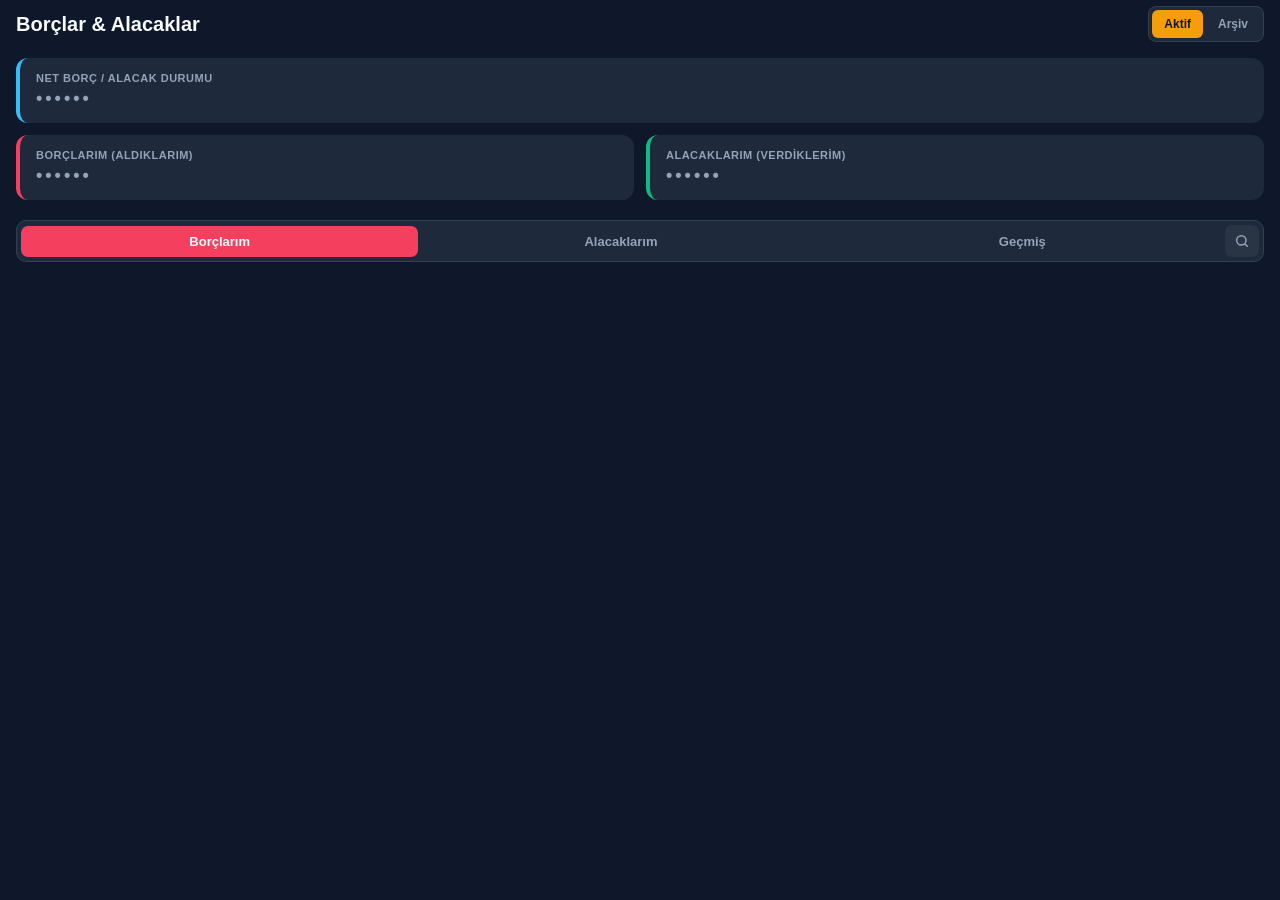
<file: 4borclar.html>
<!DOCTYPE html>
<html lang="tr">
<head>
  <meta charset="UTF-8">
  <meta name="viewport" content="width=device-width, initial-scale=1.0, maximum-scale=1.0, user-scalable=no, viewport-fit=cover">
  <meta name="apple-mobile-web-app-capable" content="yes">
  <meta name="apple-mobile-web-app-status-bar-style" content="black">
  <meta name="theme-color" content="#0f172a">
  <title>Borçlar & Alacaklar</title>
  <link rel="stylesheet" href="4shared.css">
  <style>
    :root { --sat: env(safe-area-inset-top, 0px); --sab: env(safe-area-inset-bottom, 0px); --bg: #0f172a; --card-bg: #1e293b; --accent: #38bdf8; --primary-blue: #2563eb; --text: #f8fafc; --text-dim: #94a3b8; --border: #334155; --green: #10b981; --red: #f43f5e; --orange: #f59e0b; --purple: #a855f7; }
    * { box-sizing: border-box; font-family: -apple-system, BlinkMacSystemFont, "Segoe UI", Roboto, sans-serif; margin: 0; padding: 0; -webkit-tap-highlight-color: transparent; -webkit-touch-callout: none; -webkit-user-select: none; user-select: none; }
    input, textarea, select { -webkit-user-select: text !important; user-select: text !important; -webkit-touch-callout: default !important; }
    body { background: var(--bg); color: var(--text); padding: var(--sat) 16px calc(28px + var(--sab)) 16px; min-height: 100vh; }
    body.modal-open { overflow: hidden !important; }
    .header { display: flex; align-items: center; justify-content: space-between; gap: 10px; margin-bottom: 16px; padding-top: 6px; }
    .page-title { font-size: 20px; font-weight: 700; color: var(--text); }
    .filter-pill-switch { display: flex; background: var(--card-bg); border: 1px solid var(--border); border-radius: 8px; padding: 3px; gap: 3px; height: 36px; }
    .fp-btn { border: none; background: transparent; color: var(--text-dim); font-size: 12px; font-weight: 600; padding: 0 12px; border-radius: 6px; cursor: pointer; transition: all 0.2s ease; }
    .fp-btn.active { background: var(--orange); color: #0f172a; }

    .summary-grid { display: grid; grid-template-columns: 1fr 1fr; gap: 12px; margin-bottom: 20px; }
    .summary-card { background: var(--card-bg); padding: 14px 16px; border-radius: 12px; border-left: 4px solid transparent; cursor: pointer; }
    .summary-card.debt-net { grid-column: span 2; border-left-color: var(--accent); }
    .summary-card.debt-give { border-left-color: var(--red); }
    .summary-card.debt-get { border-left-color: var(--green); }
    .summary-title { font-size: 11px; color: var(--text-dim); text-transform: uppercase; font-weight: 600; letter-spacing: 0.5px; }
    .summary-val { font-size: 20px; font-weight: 700; margin-top: 4px; }
    .val-rem { font-size: 24px; }
    .masked { letter-spacing: 3px; color: var(--text-dim) !important; font-size: 18px; }

    .tabs-bar-wrapper { position: relative; margin-bottom: 16px; min-height: 42px; }
    .tabs { display: flex; background: var(--card-bg); border: 1px solid var(--border); border-radius: 10px; padding: 4px; gap: 4px; height: 42px; align-items: center; }
    .tab-btn { flex: 1; padding: 8px 0; text-align: center; border: none; background: transparent; color: var(--text-dim); font-size: 13px; font-weight: 600; border-radius: 7px; cursor: pointer; }
    .tab-btn#tab-debt-give.active { background: var(--red); color: #fff; }
    .tab-btn#tab-debt-get.active { background: var(--green); color: #0f172a; }
    .tab-btn#tab-debt-history.active { background: var(--purple); color: #fff; }
    .tab-search-trigger { width: 34px; height: 32px; border: none; background: rgba(255, 255, 255, 0.05); color: var(--text-dim); border-radius: 7px; cursor: pointer; display: flex; align-items: center; justify-content: center; flex-shrink: 0; }
    .tab-search-trigger svg { width: 16px; height: 16px; }

    .search-bar-inline { display: none; align-items: center; background: var(--card-bg); border: 1px solid var(--accent); border-radius: 10px; padding: 0 8px 0 10px; height: 42px; gap: 6px; }
    .search-bar-inline.active { display: flex; }
    .search-bar-inline input { flex: 1; min-width: 0; background: transparent; border: none; outline: none; color: #fff; font-size: 14px; }
    .search-sum-badge { display: none; font-size: 11px; font-weight: 700; color: var(--accent); background: rgba(56, 189, 248, 0.12); padding: 3px 7px; border-radius: 6px; white-space: nowrap; }
    .search-clear-btn { background: rgba(255,255,255,0.08); border: none; color: var(--text-dim); width: 26px; height: 26px; border-radius: 50%; cursor: pointer; font-size: 12px; font-weight: bold; }

    .row-wrapper, .swipe-container { position: relative; margin-bottom: 8px; border-radius: 10px; display: flex; flex-direction: column; overflow: hidden; }
    .swipe-actions { position: absolute; right: 0; top: 0; bottom: 0; display: flex; align-items: stretch; z-index: 1; border-radius: 0 10px 10px 0; overflow: hidden; pointer-events: none; opacity: 0; transition: opacity 0.15s ease; }
    .swipe-container.swiped .swipe-actions, .swipe-container.swiping .swipe-actions { opacity: 1; pointer-events: auto; }
    .swipe-btn { border: none; color: #fff; font-weight: 700; font-size: 13px; cursor: pointer; display: flex; align-items: center; justify-content: center; width: 75px; height: 100%; }
    .swipe-btn.edit, .swipe-btn.close { background: var(--primary-blue); }
    .swipe-btn.pay { background: var(--orange); }
    .swipe-btn.delete, .swipe-btn.undo { background: var(--red); }

    .item-card { position: relative; background: var(--card-bg); border: 1px solid var(--border); border-radius: 10px; padding: 12px; display: flex; justify-content: space-between; align-items: center; z-index: 2; transition: transform 0.2s ease-out; width: 100%; min-height: 58px; cursor: pointer; touch-action: pan-y; }
    .swipe-container.swiped .item-card, .swipe-container.swiping .item-card { border-top-right-radius: 0; border-bottom-right-radius: 0; }
    .item-left .name { font-weight: 600; font-size: 14px; }
    .item-left .sub { font-size: 11px; color: var(--text-dim); margin-top: 2px; }
    .item-right { font-weight: 700; font-size: 15px; text-align: right; }
    .item-right .sub-eur { font-size: 11px; color: var(--text-dim); font-weight: 500; margin-top: 2px; }

    .accordion-body { display: none; background: #131d31; border: 1px solid var(--border); border-top: none; border-radius: 0 0 10px 10px; padding: 12px 14px; z-index: 2; }
    .accordion-body.open { display: block; animation: fadeIn 0.2s ease; }
    .acc-row { display: grid; grid-template-columns: 105px 1fr auto; align-items: center; gap: 6px; font-size: 12px; padding: 5px 0; border-bottom: 1px dashed rgba(255, 255, 255, 0.08); }
    .acc-row:last-child { border-bottom: none; }
    .acc-date { color: var(--text-dim); white-space: nowrap; }
    .acc-note { color: var(--text); text-align: left; }
    .acc-amount { font-weight: 600; text-align: right; white-space: nowrap; }

    .modal { display: none; position: fixed; inset: 0; background: rgba(0, 0, 0, 0.75); align-items: flex-end; z-index: 999; }
    .modal-content { background: var(--card-bg); width: 100%; border-radius: 20px 20px 0 0; padding: 20px; padding-bottom: max(25px, var(--sab)); border-top: 1px solid var(--border); max-height: 90vh; overflow-y: auto; }
    .type-switcher { display: flex; gap: 5px; margin-bottom: 14px; background: var(--bg); padding: 4px; border-radius: 10px; border: 1px solid var(--border); }
    .type-btn { flex: 1; padding: 9px 0; border: none; background: transparent; color: var(--text-dim); font-size: 12px; font-weight: 600; border-radius: 7px; cursor: pointer; }
    .type-btn#btnTypeDebtGive.active { background: var(--red); color: #ffffff; }
    .type-btn#btnTypeDebtGet.active { background: var(--green); color: #0f172a; }
    .form-group { margin-bottom: 12px; }
    .form-group label { display: block; font-size: 12px; color: var(--text-dim); margin-bottom: 4px; }
    .form-group input { width: 100%; background: var(--bg); border: 1px solid var(--border); color: #fff; padding: 11px 12px; border-radius: 8px; font-size: 15px; outline: none; min-height: 44px; }
    .modal-actions { display: flex; flex-direction: column; gap: 8px; margin-top: 16px; }
    .btn-submit { width: 100%; background: var(--orange); color: #0f172a; font-weight: bold; padding: 13px; border-radius: 10px; border: none; font-size: 15px; cursor: pointer; }
    .btn-cancel { width: 100%; background: #334155; color: var(--text); font-weight: 600; padding: 12px; border-radius: 10px; border: 1px solid var(--border); font-size: 15px; cursor: pointer; }
  </style>
</head>
<body>
  <div class="ios-top-strip"></div>

  <div class="header">
    <div class="page-title">Borçlar & Alacaklar</div>
    <div class="filter-pill-switch">
      <button type="button" class="fp-btn active" id="btnFilterActive" onclick="setArchiveMode(false)">Aktif</button>
      <button type="button" class="fp-btn" id="btnFilterArchive" onclick="setArchiveMode(true)">Arşiv</button>
    </div>
  </div>

  <div class="summary-grid">
    <div class="summary-card debt-net" id="cardSummaryDebtNet" data-mask-key="debtNet" data-card-title="Net Borç / Alacak">
      <div class="summary-title" id="lblDebtNetTitle">NET BORÇ / ALACAK DURUMU</div>
      <div class="summary-val val-rem masked" id="debtNetVal">••••••</div>
    </div>
    <div class="summary-card debt-give" id="cardSummaryDebtGive" data-mask-key="debtGive" data-card-title="Borçlarım">
      <div class="summary-title" id="lblDebtGiveTitle">BORÇLARIM (ALDIKLARIM)</div>
      <div class="summary-val masked" id="debtGiveVal" style="color:var(--red);">••••••</div>
    </div>
    <div class="summary-card debt-get" id="cardSummaryDebtGet" data-mask-key="debtGet" data-card-title="Alacaklarım">
      <div class="summary-title" id="lblDebtGetTitle">ALACAKLARIM (VERDİKLERİM)</div>
      <div class="summary-val masked" id="debtGetVal" style="color:var(--green);">••••••</div>
    </div>
  </div>

  <div class="tabs-bar-wrapper">
    <div class="tabs" id="debtsTabsRow">
      <button class="tab-btn active" id="tab-debt-give" onclick="switchDebtTab('debt')">Borçlarım</button>
      <button class="tab-btn" id="tab-debt-get" onclick="switchDebtTab('credit')">Alacaklarım</button>
      <button class="tab-btn" id="tab-debt-history" onclick="switchDebtTab('history')">Geçmiş</button>
      <button type="button" class="tab-search-trigger" onclick="openSearchMode()" aria-label="Ara">
        <svg viewBox="0 0 24 24" fill="none" stroke="currentColor" stroke-width="2.2" stroke-linecap="round" stroke-linejoin="round">
          <circle cx="11" cy="11" r="7"/>
          <path d="m20 20-3.5-3.5"/>
        </svg>
      </button>
    </div>

    <div class="search-bar-inline" id="debtsSearchBar">
      <span style="font-size:14px; opacity:0.8;">🔍</span>
      <input type="text" id="liveSearchInputDebts" placeholder="Kişi, tutar veya not ara..." autocomplete="off" oninput="handleSearchInput()">
      <span class="search-sum-badge" id="debtsSearchSumBadge">(0) €0,00</span>
      <button type="button" class="search-clear-btn" onclick="closeSearchMode()">✕</button>
    </div>
  </div>

  <div id="listContainer"></div>

  <!-- BORÇ EKLEME MODALI -->
  <div class="modal" id="modalDebt">
    <div class="modal-content">
      <h3 style="margin-bottom: 14px; font-size: 16px;">Yeni Borç / Alacak Ekle</h3>
      <div class="type-switcher">
        <button type="button" class="type-btn active" id="btnTypeDebtGive" onclick="setDebtModalType('debt')">Borç Aldım</button>
        <button type="button" class="type-btn" id="btnTypeDebtGet" onclick="setDebtModalType('credit')">Borç Verdim</button>
      </div>
      <div class="form-group">
        <label id="lblDebtPerson">Kimden Borç Aldım</label>
        <input type="text" id="mDebtPerson" placeholder="örn: Kardeşim, Ahmet">
      </div>
      <div class="form-group">
        <label>Tarih</label>
        <input type="date" id="mDebtDate">
      </div>
      <div class="form-group">
        <label>Toplam Tutar (€)</label>
        <input type="text" inputmode="decimal" id="mDebtAmount" placeholder="örn: 1.000,00 €">
      </div>
      <div class="modal-actions">
        <button type="button" class="btn-submit" onclick="submitDebtEntry()">Kaydet</button>
        <button type="button" class="btn-cancel" onclick="closeModal('modalDebt')">Kapat</button>
      </div>
    </div>
  </div>

  <!-- ÖDEME / TAHSİLAT MODALI -->
  <div class="modal" id="modalPayment">
    <div class="modal-content">
      <h3 style="margin-bottom: 14px; font-size: 16px;" id="lblPaymentTitle">Ödeme Ekle</h3>
      <input type="hidden" id="payDebtType">
      <input type="hidden" id="payRowIndex">
      <input type="hidden" id="payPersonName">
      <div class="form-group">
        <label id="lblPaymentDate">Ödeme Tarihi</label>
        <input type="date" id="payDate">
      </div>
      <div class="form-group">
        <label id="lblPaymentAmount">Ödenen Tutar (€)</label>
        <input type="text" inputmode="decimal" id="payAmount" placeholder="örn: 200,00 €">
      </div>
      <div class="modal-actions">
        <button type="button" class="btn-submit" id="btnPaymentSubmit" onclick="submitDebtPayment()">Kaydet</button>
        <button type="button" class="btn-cancel" onclick="closeModal('modalPayment')">Vazgeç</button>
      </div>
    </div>
  </div>

  <!-- KART AÇILIŞ GİZLİLİK AYARI MODALI -->
  <div class="modal" id="modalCardDefaultPrivacy" style="align-items:center; justify-content:center; z-index:9999;">
    <div class="modal-content" style="border-radius:14px; width:90%; max-width:320px; text-align:center;">
      <h3 id="lblPrivacyCardTitle" style="font-size:16px; margin:0 0 10px 0;">Kart Başlığı</h3>
      <p style="font-size:13px; color:var(--text-dim); margin:0 0 18px 0;">Bu kart açılışta nasıl başlasın?</p>
      <div style="display:flex; flex-direction:column; gap:8px;">
        <button type="button" onclick="saveCardDefaultPrivacy(false)" style="background:var(--green); color:#000; border:none; padding:10px; border-radius:8px; font-weight:700; font-size:13px; cursor:pointer;">👁️ Açık Başlasın</button>
        <button type="button" onclick="saveCardDefaultPrivacy(true)" style="background:rgba(255,255,255,0.08); color:#fff; border:1px solid var(--border); padding:10px; border-radius:8px; font-weight:700; font-size:13px; cursor:pointer;">🔒 Gizli Başlasın (••••••)</button>
        <button type="button" onclick="closeModal('modalCardDefaultPrivacy')" style="background:transparent; border:none; color:var(--text-dim); font-size:12px; margin-top:4px; cursor:pointer; padding:6px;">Vazgeç</button>
      </div>
    </div>
  </div>

  <script src="4core.js"></script>
  <script>
    const _API_URL = (typeof APP_CONFIG !== 'undefined') ? APP_CONFIG.API_URL : "https://script.google.com/macros/s/AKfycbxwsVf8deHomi5jaNLfU86AkVbRQdXPNHuK8z9qiL1EGJanlSo_1e9BhQX0Kup7BdTb/exec";
    const _LS = (typeof AppStorage !== 'undefined') ? AppStorage : {
      getJSON(k, d) { try { const v = localStorage.getItem(k); return v ? JSON.parse(v) : d; } catch (e) { return d; } },
      setJSON(k, o) { try { localStorage.setItem(k, JSON.stringify(o)); } catch (e) {} }
    };

    if (typeof AppFrame !== 'undefined') AppFrame.initEmbedInsets();

    let debtsData = _LS.getJSON('cache_debts_active', null);
    let isArchive = false;
    let activeDebtTab = 'debt';
    let modalDebtSelectedType = 'debt';
    let isSearchActiveDebts = false;
    let searchQueryDebts = "";
    let isSubmittingAction = false;

    const defaultPrivacy = { debtNet: true, debtGive: true, debtGet: true };
    let maskedState = { ...defaultPrivacy, ...(_LS.getJSON("app_card_privacy_defaults", {})) };
    let currentPrivacyEditKey = null;

    window.addEventListener("message", (e) => {
      if (e.data && e.data.type === "trigger-add") openAddDebtModal();
    });

    function todayISO() { const d = new Date(); d.setMinutes(d.getMinutes() - d.getTimezoneOffset()); return d.toISOString().split("T")[0]; }
    function isoToDMY(iso) { const p = String(iso || "").split("-"); return p.length === 3 ? `${p[2]}.${p[1]}.${p[0]}` : iso; }
    function toTs(dmy) { const p = String(dmy || "").split("."); return p.length === 3 ? new Date(+p[2], +p[1] - 1, +p[0]).getTime() : 0; }
    function parseAmt(amt) {
      if (typeof amt === "number") return amt;
      let str = String(amt || "").replace(/[€₺\s]/g, "").trim();
      if (!str) return 0;
      if (str.includes(".") && str.includes(",")) {
        if (str.lastIndexOf(",") > str.lastIndexOf(".")) str = str.replace(/\./g, "").replace(",", ".");
        else str = str.replace(/,/g, "");
      } else if (str.includes(",")) str = str.replace(",", ".");
      return parseFloat(str) || 0;
    }
    function fmtAmt(val) {
      if (!val && val !== 0) return "€0,00";
      const s = String(val).trim();
      if (s.includes("€") || s.includes("₺")) return s;
      return "€" + parseAmt(s).toLocaleString("de-DE", { minimumFractionDigits: 2, maximumFractionDigits: 2 });
    }
    function esc(s) { return String(s == null ? "" : s).replace(/[&<>"']/g, c => ({ "&": "&amp;", "<": "&lt;", ">": "&gt;", '"': "&quot;", "'": "&#39;" }[c])); }

    window.onload = function() {
      document.getElementById('mDebtDate').value = todayISO();
      document.getElementById('payDate').value = todayISO();
      initCardPrivacyLongPress();
      if (debtsData) renderDebtsDashboard(debtsData);
      loadDebtsData();
    };

    function saveCardDefaultPrivacy(isMasked) {
      if (!currentPrivacyEditKey) return;
      maskedState[currentPrivacyEditKey] = isMasked;
      updateMaskedDisplay();
      const saved = _LS.getJSON("app_card_privacy_defaults", {});
      saved[currentPrivacyEditKey] = isMasked;
      _LS.setJSON("app_card_privacy_defaults", saved);
      closeModal('modalCardDefaultPrivacy');
    }

    function initCardPrivacyLongPress() {
      ['cardSummaryDebtNet', 'cardSummaryDebtGive', 'cardSummaryDebtGet'].forEach(id => {
        const card = document.getElementById(id);
        if (!card) return;
        const key = card.getAttribute('data-mask-key');
        const title = card.getAttribute('data-card-title') || 'Kart Ayarı';
        let pressTimer = null, isLongPress = false;
        const start = () => {
          isLongPress = false;
          pressTimer = setTimeout(() => {
            isLongPress = true;
            currentPrivacyEditKey = key;
            document.getElementById('lblPrivacyCardTitle').innerText = title;
            document.getElementById('modalCardDefaultPrivacy').style.display = 'flex';
          }, 500);
        };
        const cancel = () => { if (pressTimer) { clearTimeout(pressTimer); pressTimer = null; } };
        card.addEventListener('touchstart', start, { passive: true });
        card.addEventListener('touchend', cancel);
        card.addEventListener('touchmove', cancel, { passive: true });
        card.addEventListener('mousedown', start);
        card.addEventListener('mouseup', cancel);
        card.addEventListener('mouseleave', cancel);
        card.addEventListener('click', (e) => {
          if (isLongPress) { e.preventDefault(); e.stopPropagation(); return; }
          maskedState[key] = !maskedState[key];
          updateMaskedDisplay();
        });
      });
    }

    function calculateDurationText(startDateStr, endDateStr) {
      if (!startDateStr) return "";
      const sParts = startDateStr.toString().trim().split(".");
      if (sParts.length !== 3) return "";
      let start = new Date(parseInt(sParts[2]), parseInt(sParts[1]) - 1, parseInt(sParts[0]));
      let end = new Date();
      if (endDateStr) {
        const eParts = endDateStr.toString().trim().split(".");
        if (eParts.length === 3) end = new Date(parseInt(eParts[2]), parseInt(eParts[1]) - 1, parseInt(eParts[0]));
      }
      if (end < start) return "(0 gün)";
      let years = end.getFullYear() - start.getFullYear(), months = end.getMonth() - start.getMonth(), days = end.getDate() - start.getDate();
      if (days < 0) { months -= 1; days += new Date(end.getFullYear(), end.getMonth(), 0).getDate(); }
      if (months < 0) { years -= 1; months += 12; }
      let totalMonths = years * 12 + months, parts = [];
      if (totalMonths > 0) parts.push(`${totalMonths} ay`);
      if (days > 0 || totalMonths === 0) parts.push(`${days} gün`);
      return `(${parts.join(" ")})`;
    }

    function setArchiveMode(archiveFlag) {
      isArchive = archiveFlag;
      document.getElementById('btnFilterActive').classList.toggle('active', !isArchive);
      document.getElementById('btnFilterArchive').classList.toggle('active', isArchive);
      loadDebtsData();
    }

    async function loadDebtsData() {
      try {
        const res = await fetch(`${_API_URL}?action=getDebtsData&archive=${isArchive}`);
        const data = await res.json();
        if (data) {
          debtsData = data;
          if (!isArchive) _LS.setJSON('cache_debts_active', data);
          renderDebtsDashboard(data);
        }
      } catch (e) {}
    }

    function renderDebtsDashboard(data) {
      if (!data) return;
      document.getElementById('lblDebtNetTitle').innerHTML = isArchive ? "NET KAPANAN DURUM" : "NET BORÇ / ALACAK DURUMU";
      document.getElementById('lblDebtGiveTitle').innerHTML = isArchive ? "KAPATTIĞIM BORÇLAR" : "BORÇLARIM (ALDIKLARIM)";
      document.getElementById('lblDebtGetTitle').innerHTML = isArchive ? "TAHSİL ETTİĞİM ALACAKLAR" : "ALACAKLARIM (VERDİKLERİM)";
      updateMaskedDisplay();
      renderDebtsList();
    }

    function switchDebtTab(tab) {
      activeDebtTab = tab;
      document.querySelectorAll('.tab-btn').forEach(btn => btn.classList.remove('active'));
      const map = { debt: 'tab-debt-give', credit: 'tab-debt-get', history: 'tab-debt-history' };
      document.getElementById(map[tab])?.classList.add('active');
      renderDebtsList();
    }

    function openSearchMode() {
      isSearchActiveDebts = true;
      document.getElementById('debtsTabsRow').style.display = 'none';
      document.getElementById('debtsSearchBar').classList.add('active');
      const input = document.getElementById('liveSearchInputDebts');
      input.value = searchQueryDebts;
      setTimeout(() => input.focus(), 100);
      renderDebtsList();
    }

    function closeSearchMode() {
      isSearchActiveDebts = false;
      searchQueryDebts = "";
      document.getElementById('liveSearchInputDebts').value = "";
      document.getElementById('debtsSearchSumBadge').style.display = "none";
      document.getElementById('debtsSearchBar').classList.remove('active');
      document.getElementById('debtsTabsRow').style.display = 'flex';
      renderDebtsList();
    }

    function handleSearchInput() {
      searchQueryDebts = document.getElementById('liveSearchInputDebts').value.trim().toLowerCase();
      renderDebtsList();
    }

    function renderDebtsList() {
      const container = document.getElementById('listContainer');
      const badge = document.getElementById('debtsSearchSumBadge');
      container.innerHTML = '';
      if (!debtsData) {
        container.innerHTML = '<div style="text-align:center; padding:30px; color:var(--text-dim);">Yükleniyor...</div>';
        return;
      }

      if (activeDebtTab === 'history') {
        let history = [...(debtsData.history || [])];
        if (isSearchActiveDebts && searchQueryDebts) {
          history = history.filter(item => `${item.person || ''} ${item.note || ''} ${item.amount || ''} ${item.date || ''}`.toLowerCase().includes(searchQueryDebts));
          let totalSum = history.reduce((acc, it) => acc + parseAmt(it.amount || 0), 0);
          badge.innerText = `(${history.length}) €${totalSum.toLocaleString("de-DE", { minimumFractionDigits: 2 })}`;
          badge.style.display = "inline-block";
        } else badge.style.display = "none";

        history.sort((a, b) => toTs(b.date) - toTs(a.date));
        if (!history.length) {
          container.innerHTML = `<div style="text-align:center; padding:30px; color:var(--text-dim)">Kayıt bulunamadı.</div>`;
          return;
        }
        history.forEach(item => {
          let itemColor = item.note.includes("Borç Alma") ? 'var(--red)' : (item.note.includes("Borç Verme") ? 'var(--accent)' : 'var(--green)');
          const wrapper = document.createElement('div');
          wrapper.className = 'row-wrapper';
          wrapper.innerHTML = `
            <div class="item-card">
              <div class="item-left">
                <div class="name">${esc(item.person)}</div>
                <div class="sub">${esc(item.date)} • ${esc(item.note)}</div>
              </div>
              <div class="item-right" style="color:${itemColor}">${fmtAmt(item.amount)}</div>
            </div>
          `;
          container.appendChild(wrapper);
        });
        return;
      }

      let rawItems = (activeDebtTab === 'debt') ? (debtsData.debts || []) : (debtsData.credits || []);
      if (isSearchActiveDebts && searchQueryDebts) {
        rawItems = rawItems.filter(item => `${item.person || ''} ${item.totalAmount || ''} ${item.remainingAmount || ''} ${item.date || ''}`.toLowerCase().includes(searchQueryDebts));
        let totalSum = rawItems.reduce((acc, it) => acc + parseAmt(isArchive ? it.totalAmount : it.remainingAmount), 0);
        badge.innerText = `(${rawItems.length}) €${totalSum.toLocaleString("de-DE", { minimumFractionDigits: 2 })}`;
        badge.style.display = "inline-block";
      } else badge.style.display = "none";

      if (!rawItems.length) {
        container.innerHTML = `<div style="text-align:center; padding:30px; color:var(--text-dim)">Kayıt bulunamadı.</div>`;
        return;
      }

      rawItems.forEach(item => {
        const total = fmtAmt(item.totalAmount);
        const rem = fmtAmt(item.remainingAmount);
        const paid = fmtAmt(item.paidAmount);
        const wrapper = document.createElement('div');
        wrapper.className = 'swipe-container';
        wrapper.id = `debt-row-${item.rowIndex}`;

        const actionsDiv = document.createElement('div');
        actionsDiv.className = 'swipe-actions';
        if (!isArchive) {
          actionsDiv.style.width = '225px';
          actionsDiv.innerHTML = `
            <button class="swipe-btn pay" onclick="openPaymentModal('${activeDebtTab}', ${item.rowIndex}, '${esc(item.person)}')">Ödeme</button>
            <button class="swipe-btn close" onclick="handleDebtArchive('${activeDebtTab}', ${item.rowIndex})">Kapat</button>
            <button class="swipe-btn delete" onclick="handleDebtDelete('${activeDebtTab}', ${item.rowIndex})">Sil</button>
          `;
        } else {
          actionsDiv.style.width = '75px';
          actionsDiv.innerHTML = `<button class="swipe-btn delete" onclick="handleDebtDelete('${activeDebtTab}', ${item.rowIndex})">Sil</button>`;
        }

        let initialLabel = (activeDebtTab === 'debt') ? 'Borç Alındı' : 'Borç Verildi';
        let initialColor = (activeDebtTab === 'debt') ? 'var(--red)' : 'var(--green)';
        let paymentColor = (activeDebtTab === 'debt') ? 'var(--green)' : 'var(--red)';

        let histHtml = `
          <div class="acc-row">
            <span class="acc-date">📅 ${item.date}</span>
            <span class="acc-note">${initialLabel}</span>
            <span class="acc-amount" style="color: ${initialColor}">${total}</span>
          </div>
        `;
        if (item.history && item.history.length > 0) {
          item.history.filter(h => h.note.includes("Geri Ödeme")).forEach(h => {
            histHtml += `
              <div class="acc-row">
                <span class="acc-date">📅 ${h.date}</span>
                <span class="acc-note">Geri Ödeme</span>
                <span class="acc-amount" style="color: ${paymentColor}">${fmtAmt(h.amount)}</span>
              </div>
            `;
          });
        }
        let archiveCloseHtml = (isArchive && item.closeDate) ? `
          <div class="acc-row" style="color: var(--text-dim); border-top: 1px dashed rgba(255,255,255,0.08); margin-top: 4px; padding-top: 4px;">
            <span class="acc-date">📅 ${item.closeDate}</span>
            <span class="acc-note" style="color: var(--text-dim)">Kapanma Tarihi</span>
            <span class="acc-amount" style="color: var(--text-dim)">Kapandı</span>
          </div>
        ` : '';

        let durationText = isArchive ? calculateDurationText(item.date, item.closeDate) : calculateDurationText(item.date, null);

        const cardEl = document.createElement('div');
        cardEl.className = 'item-card';
        cardEl.innerHTML = `
          <div class="item-left">
            <div class="name"><span style="font-size:10px; color:var(--text-dim); margin-right:4px;">▼</span>${esc(item.person)} <span style="font-weight:normal; font-size:12px; color:var(--text-dim);">&nbsp;/&nbsp;${durationText}</span></div>
            <div class="sub">${isArchive ? `${item.date} • Kapanış: ${item.closeDate}` : `${item.date} • ${activeDebtTab === 'debt' ? 'Alınan' : 'Verilen'}: ${total}`}</div>
          </div>
          <div class="item-right" style="color:${activeDebtTab === 'debt' ? 'var(--red)' : 'var(--green)'}">
            ${isArchive ? total : rem}
            <div class="sub-eur">${isArchive ? 'Kapandı' : `${activeDebtTab === 'debt' ? 'Ödenen' : 'Alınan'}: ${paid}`}</div>
          </div>
        `;

        const accBody = document.createElement('div');
        accBody.className = 'accordion-body';
        accBody.id = `acc-${item.rowIndex}`;
        accBody.innerHTML = `
          <div style="font-size: 11px; font-weight: 700; color: var(--text-dim); margin-bottom: 6px; text-transform: uppercase;">İşlem Geçmişi</div>
          ${histHtml}
          ${archiveCloseHtml}
          <div class="acc-row" style="margin-top: 6px; padding-top: 6px; border-top: 1px solid var(--border); font-weight: bold;">
            <span style="grid-column: span 2;">${isArchive ? 'Kapanan Tutar' : 'Kalan Tutar'}</span>
            <span class="acc-amount" style="color:${activeDebtTab === 'debt' ? 'var(--red)' : 'var(--green)'}">${isArchive ? total : rem}</span>
          </div>
        `;

        wrapper.appendChild(actionsDiv);
        wrapper.appendChild(cardEl);
        wrapper.appendChild(accBody);
        attachSwipeEvents(cardEl, wrapper, `acc-${item.rowIndex}`);
        container.appendChild(wrapper);
      });
    }

    function setDebtModalType(type) {
      modalDebtSelectedType = type;
      document.querySelectorAll('#modalDebt .type-btn').forEach(b => b.classList.remove('active'));
      document.getElementById(type === 'debt' ? 'btnTypeDebtGive' : 'btnTypeDebtGet').classList.add('active');
      document.getElementById('lblDebtPerson').innerText = type === 'debt' ? 'Kimden Borç Aldım' : 'Kime Borç Verdim';
    }

    function openPaymentModal(debtType, rowIndex, personName) {
      resetCurrentSwipe();
      document.getElementById('payDebtType').value = debtType;
      document.getElementById('payRowIndex').value = rowIndex;
      document.getElementById('payPersonName').value = personName;
      document.getElementById('lblPaymentTitle').innerText = debtType === 'debt' ? `${personName} İçin Ödeme Ekle` : `${personName} İçin Tahsilat Ekle`;
      document.getElementById('payDate').value = todayISO();
      document.getElementById('payAmount').value = '';
      openModalWithScrollLock('modalPayment');
    }

    async function submitDebtEntry() {
      if (isSubmittingAction) return;
      isSubmittingAction = true;
      try {
        const payload = {
          person: document.getElementById('mDebtPerson').value,
          date: isoToDMY(document.getElementById('mDebtDate').value),
          amount: document.getElementById('mDebtAmount').value,
          paid: "0"
        };
        closeModal('modalDebt');
        await fetch(_API_URL, { method: 'POST', body: JSON.stringify({ action: 'addDebt', debtType: modalDebtSelectedType, payload }) });
        loadDebtsData();
      } finally { isSubmittingAction = false; }
    }

    async function submitDebtPayment() {
      const amount = document.getElementById('payAmount').value;
      if (!amount || isSubmittingAction) return;
      isSubmittingAction = true;
      try {
        closeModal('modalPayment');
        await fetch(_API_URL, {
          method: 'POST',
          body: JSON.stringify({
            action: 'updateDebtPayment',
            debtType: document.getElementById('payDebtType').value,
            rowIndex: document.getElementById('payRowIndex').value,
            amount,
            date: isoToDMY(document.getElementById('payDate').value),
            person: document.getElementById('payPersonName').value
          })
        });
        loadDebtsData();
      } finally { isSubmittingAction = false; }
    }

    async function handleDebtArchive(debtType, rowIndex) {
      if (!confirm("Arşive taşınsın mı?")) { resetCurrentSwipe(); return; }
      document.getElementById(`debt-row-${rowIndex}`)?.remove();
      await fetch(_API_URL, { method: 'POST', body: JSON.stringify({ action: 'archiveDebt', debtType, rowIndex }) });
      loadDebtsData();
    }

    async function handleDebtDelete(debtType, rowIndex) {
      if (!confirm("Kalıcı olarak silinsin mi?")) { resetCurrentSwipe(); return; }
      document.getElementById(`debt-row-${rowIndex}`)?.remove();
      await fetch(_API_URL, { method: 'POST', body: JSON.stringify({ action: 'deleteDebt', debtType, rowIndex, isArchive }) });
      loadDebtsData();
    }

    function updateMaskedDisplay() {
      if (!debtsData) return;
      const netEl = document.getElementById('debtNetVal');
      if (maskedState.debtNet) { netEl.innerText = "••••••"; netEl.classList.add('masked'); netEl.style.color = ""; }
      else { netEl.innerText = debtsData.netBalance; netEl.classList.remove('masked'); netEl.style.color = (debtsData.netBalance || "").includes("-") ? "var(--red)" : "var(--green)"; }
      const giveEl = document.getElementById('debtGiveVal');
      giveEl.innerText = maskedState.debtGive ? "••••••" : debtsData.totalDebt; giveEl.classList.toggle('masked', maskedState.debtGive);
      const getEl = document.getElementById('debtGetVal');
      getEl.innerText = maskedState.debtGet ? "••••••" : debtsData.totalCredit; getEl.classList.toggle('masked', maskedState.debtGet);
    }

    let currentlySwiped = null, currentlySwipedContainer = null;
    function attachSwipeEvents(card, container, accordionId) {
      let startX = 0, startY = 0, currentX = 0, currentY = 0, isHorizontal = false, isVertical = false;
      card.addEventListener('touchstart', e => {
        if (currentlySwiped && currentlySwiped !== card) resetCurrentSwipe();
        startX = e.touches[0].clientX; startY = e.touches[0].clientY; currentX = startX; currentY = startY; isHorizontal = false; isVertical = false;
      }, { passive: true });
      card.addEventListener('touchmove', e => {
        currentX = e.touches[0].clientX; currentY = e.touches[0].clientY;
        let diffX = currentX - startX, diffY = currentY - startY;
        if (!isHorizontal && !isVertical) {
          if (Math.abs(diffX) > 6 && Math.abs(diffX) > Math.abs(diffY)) isHorizontal = true;
          else if (Math.abs(diffY) > 6) isVertical = true;
        }
        if (isHorizontal) {
          const actionsEl = container.querySelector('.swipe-actions');
          const maxSnap = actionsEl ? actionsEl.offsetWidth : 75;
          if (diffX < 0 && diffX > -(maxSnap + 25)) { container.classList.add('swiping'); card.style.transform = `translateX(${diffX}px)`; }
        }
      }, { passive: true });
      card.addEventListener('touchend', () => {
        let diffX = currentX - startX, diffY = currentY - startY;
        if (Math.abs(diffX) < 8 && Math.abs(diffY) < 8) {
          if (currentlySwiped === card) {
            resetCurrentSwipe();
          } else if (accordionId) {
            const acc = document.getElementById(accordionId);
            if (acc) {
              const isOpen = acc.classList.contains('open');
              document.querySelectorAll('.accordion-body').forEach(el => el.classList.remove('open'));
              if (!isOpen) acc.classList.add('open');
            }
          }
          return;
        }
        if (isHorizontal) {
          const actionsEl = container.querySelector('.swipe-actions');
          const snapOffset = actionsEl ? -actionsEl.offsetWidth : -75;
          if (diffX < -35) {
            if (accordionId) document.getElementById(accordionId)?.classList.remove('open');
            card.style.transform = `translateX(${snapOffset}px)`;
            container.classList.add('swiped'); container.classList.remove('swiping');
            currentlySwiped = card; currentlySwipedContainer = container;
          } else { card.style.transform = 'translateX(0px)'; container.classList.remove('swiped', 'swiping'); }
        }
      });
    }
    function resetCurrentSwipe() {
      if (currentlySwiped) {
        currentlySwiped.style.transform = 'translateX(0px)';
        if (currentlySwipedContainer) currentlySwipedContainer.classList.remove('swiped');
        currentlySwiped = null; currentlySwipedContainer = null;
      }
    }

    function openModalWithScrollLock(id) { document.body.classList.add('modal-open'); document.getElementById(id).style.display = 'flex'; }
    function closeModal(id) { document.getElementById(id).style.display = 'none'; document.body.classList.remove('modal-open'); }
  </script>
</body>
</html>
</file>
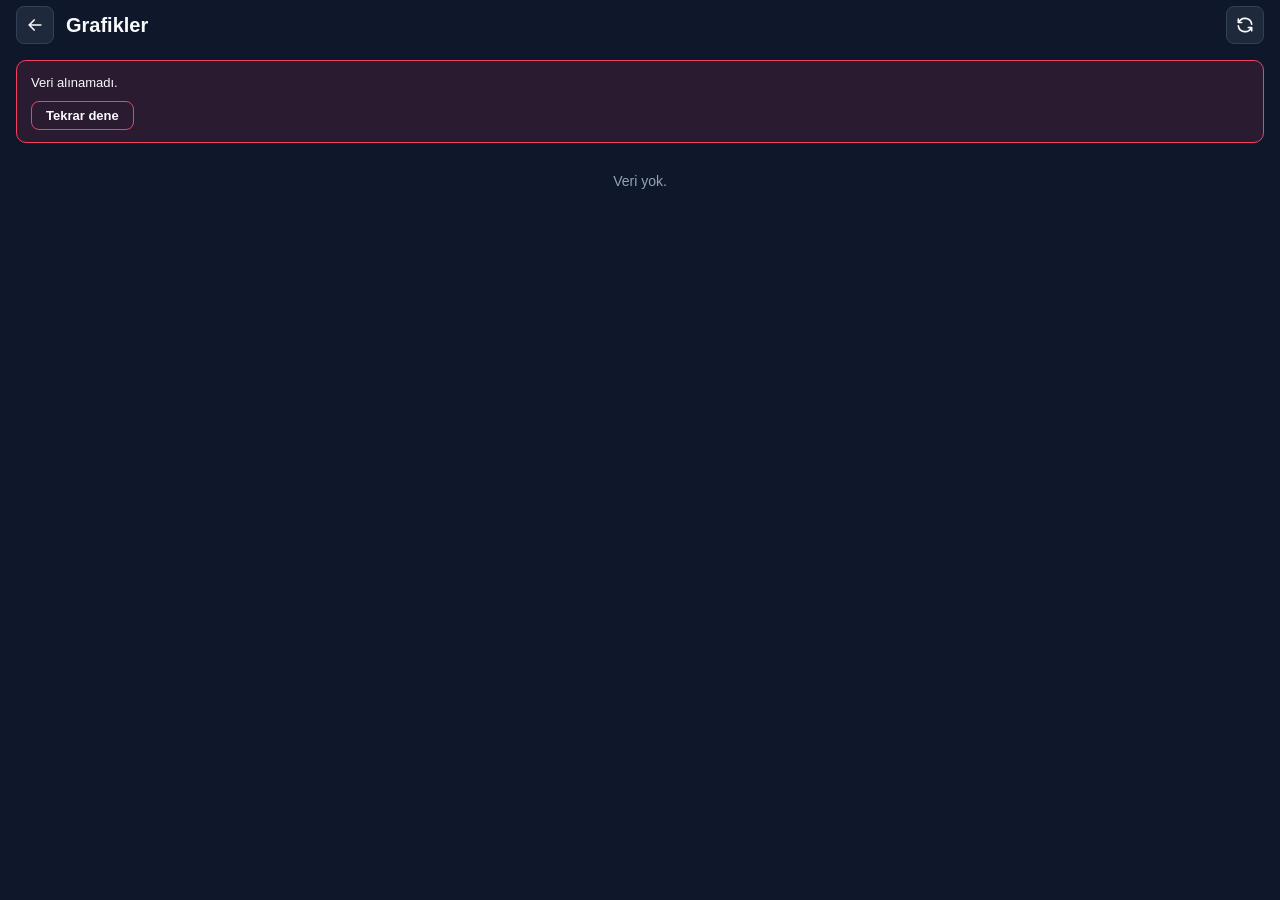
<file: 4grafik.html>
<!DOCTYPE html>
<html lang="tr">
<head>
  <meta charset="UTF-8">
  <meta name="viewport" content="width=device-width, initial-scale=1.0, maximum-scale=1.0, user-scalable=no, viewport-fit=cover">
  <meta name="apple-mobile-web-app-capable" content="yes">
  <meta name="apple-mobile-web-app-status-bar-style" content="black">
  <meta name="theme-color" content="#0f172a">
  <title>Grafikler</title>
  <link rel="stylesheet" href="4shared.css">
  <style>
    :root { --sat: env(safe-area-inset-top, 0px); --sab: env(safe-area-inset-bottom, 0px); --bg: #0f172a; --card-bg: #1e293b; --accent: #38bdf8; --text: #f8fafc; --text-dim: #94a3b8; --border: #334155; --green: #10b981; --red: #f43f5e; --orange: #f59e0b; --purple: #a855f7; }
    * { box-sizing: border-box; font-family: -apple-system, BlinkMacSystemFont, "Segoe UI", Roboto, sans-serif; margin: 0; padding: 0; -webkit-tap-highlight-color: transparent; user-select: none; }
    body { background: var(--bg); color: var(--text); padding: var(--sat) 16px calc(28px + var(--sab)) 16px; min-height: 100vh; }
    .ph { display: flex; align-items: center; gap: 12px; padding-top: 6px; }
    .pt { flex: 1; font-size: 20px; font-weight: 700; min-width: 0; overflow: hidden; text-overflow: ellipsis; white-space: nowrap; }
    .hb { width: 38px; height: 38px; flex-shrink: 0; background: var(--card-bg); border: 1px solid var(--border); border-radius: 8px; display: flex; align-items: center; justify-content: center; cursor: pointer; color: var(--text); }
    .hb svg { width: 20px; height: 20px; }
    .hb.spin svg { animation: spin .8s linear infinite; }
    @keyframes spin { to { transform: rotate(360deg); } }
    .chips { display: flex; gap: 6px; align-items: center; flex-wrap: wrap; }
    .chip { font-size: 11px; font-weight: 600; padding: 5px 12px; border-radius: 14px; border: 1px solid var(--border); background: var(--bg); color: var(--text-dim); cursor: pointer; display: flex; align-items: center; gap: 6px; }
    .chip.on { background: rgba(56,189,248,.15); border-color: var(--accent); color: var(--accent); }
    .chip i.d { width: 8px; height: 8px; border-radius: 50%; display: inline-block; }
    .hero { background: var(--card-bg); border-radius: 12px; padding: 14px 16px; margin-top: 14px; }
    .hr1 { display: flex; justify-content: space-between; align-items: flex-start; gap: 8px; }
    .lbl { font-size: 11px; color: var(--text-dim); text-transform: uppercase; font-weight: 600; letter-spacing: 0.5px; }
    .sub0 { font-size: 14px; font-weight: 600; margin-top: 2px; }
    .big { font-size: 24px; font-weight: 700; letter-spacing: 0.5px; margin-top: 4px; }
    .avgp { font-size: 11px; font-weight: 600; color: var(--text-dim); border: 1px dashed #64748b; border-radius: 10px; padding: 3px 10px; white-space: nowrap; }
    .pillx { display: inline-flex; align-items: center; font-size: 12px; font-weight: 700; padding: 4px 12px; border-radius: 14px; white-space: nowrap; }
    .sh { margin: 22px 2px 8px; font-size: 11px; font-weight: 700; color: var(--text-dim); text-transform: uppercase; letter-spacing: 0.5px; }
    .rowc { margin-top: 14px; }
    .rr { display: flex; justify-content: space-between; align-items: baseline; gap: 10px; font-size: 14px; font-weight: 600; }
    .rr span:last-child { font-weight: 700; font-size: 15px; white-space: nowrap; }
    .rs { font-size: 11px; color: var(--text-dim); margin-top: 3px; }
    .bar { height: 6px; border-radius: 3px; background: #334155; margin-top: 6px; overflow: hidden; display: flex; }
    .bar > div { height: 100%; transition: width .35s ease; }
    .dot { width: 8px; height: 8px; border-radius: 50%; display: inline-block; margin-right: 8px; }
    svg g[data-m] { cursor: pointer; outline: none; }
    .tot { display: flex; justify-content: space-between; align-items: center; gap: 10px; background: #141d2b; border: 1px solid var(--accent); border-radius: 10px; padding: 10px 14px; margin-bottom: 10px; font-size: 12px; font-weight: 600; }
    .tot b { font-weight: 700; font-size: 15px; color: var(--red); white-space: nowrap; }
    .ic { background: var(--card-bg); border: 1px solid var(--border); border-radius: 10px; padding: 12px; margin-bottom: 8px; display: block; }
    .ir { display: flex; justify-content: space-between; align-items: center; gap: 10px; }
    .il { min-width: 0; }
    .nm { font-weight: 600; font-size: 14px; word-break: break-word; }
    .sb { font-size: 11px; color: var(--text-dim); margin-top: 2px; }
    .rt { font-weight: 700; font-size: 15px; text-align: right; white-space: nowrap; }
    .se { font-size: 11px; color: var(--text-dim); font-weight: 500; margin-top: 2px; }
    .bp { display: inline-block; background: rgba(245,158,11,.2); color: var(--orange); font-size: 10px; font-weight: 700; padding: 2px 6px; border-radius: 4px; margin-right: 4px; }
    .empty { text-align: center; padding: 30px; color: var(--text-dim); font-size: 14px; }
    .errbox { background: rgba(244,63,94,.12); border: 1px solid var(--red); border-radius: 10px; padding: 12px 14px; margin-top: 16px; font-size: 13px; line-height: 1.5; }
    .errbox button { margin-top: 8px; background: transparent; border: 1px solid var(--red); color: var(--text); border-radius: 8px; padding: 6px 14px; font-size: 13px; font-weight: 600; cursor: pointer; }
  </style>
</head>
<body>
  <div id="app">
    <div class="ph">
      <button class="hb" id="gback" aria-label="Bütçeye dön"></button>
      <div class="pt">Grafikler</div>
      <button class="hb" id="gref" aria-label="Verileri yenile"></button>
    </div>
    <div id="gbody"></div>
  </div>

  <script src="4core.js"></script>
  <script>
    const _API_URL = (typeof APP_CONFIG !== 'undefined') ? APP_CONFIG.API_URL : "https://script.google.com/macros/s/AKfycbxwsVf8deHomi5jaNLfU86AkVbRQdXPNHuK8z9qiL1EGJanlSo_1e9BhQX0Kup7BdTb/exec";
    const _LS = (typeof AppStorage !== 'undefined') ? AppStorage : {
      get(k, d) { try { const v = localStorage.getItem(k); return v === null ? d : v; } catch (e) { return d; } },
      set(k, v) { try { localStorage.setItem(k, v); } catch (e) {} },
      getJSON(k, d) { try { const v = localStorage.getItem(k); return v ? JSON.parse(v) : d; } catch (e) { return d; } },
      setJSON(k, o) { try { localStorage.setItem(k, JSON.stringify(o)); } catch (e) {} }
    };

    if (typeof AppFrame !== 'undefined') AppFrame.initEmbedInsets();

    function goBackToApp() {
      if (typeof AppFrame !== 'undefined') AppFrame.close("grafik-close", "4.html");
      else if (window.parent !== window) window.parent.postMessage({ type: "grafik-close" }, "*");
      else window.location.href = "4.html";
    }

    const f = n => (Number(n) || 0).toLocaleString("de-DE", { minimumFractionDigits: 2, maximumFractionDigits: 2 });
    const fi = n => Math.round(Number(n) || 0).toLocaleString("de-DE");
    const esc = s => String(s == null ? "" : s).replace(/[&<>"']/g, c => ({ "&": "&amp;", "<": "&lt;", ">": "&gt;", '"': "&quot;", "'": "&#39;" }[c]));
    function pct1(n) { return Math.abs(n).toFixed(1).replace(".", ","); }

    const ICON = {
      back: '<path d="M5 12h14M5 12l6 6M5 12l6-6"/>',
      refresh: '<path d="M20 11a8.1 8.1 0 0 0-15.5-2m-.5-4v4h4"/><path d="M4 13a8.1 8.1 0 0 0 15.5 2m.5 4v-4h-4"/>'
    };
    function ic(n) { return '<svg viewBox="0 0 24 24" fill="none" stroke="currentColor" stroke-width="2" stroke-linecap="round" stroke-linejoin="round" aria-hidden="true">' + ICON[n] + "</svg>"; }

    const CAT = { kart: { n: "Kart", c: "#38bdf8" }, diger: { n: "Diğer", c: "#f59e0b" }, tr: { n: "TR (€)", c: "#a855f7" } };
    const KEYS = ["kart", "diger", "tr"];
    let MONTHS = _LS.getJSON("grafik_cache", []);
    let loading = true, lastError = "";
    let range = _LS.get("grafik_range", "all");
    let selSheet = null, iso = null, seq = 0;

    function val(m) { return iso ? m[iso] : m.kart + m.diger + m.tr; }
    function tot(m) { return m.kart + m.diger + m.tr; }
    function rangeOptions() {
      const o = [];
      [3, 6, 12].forEach(v => { if (MONTHS.length > v) o.push(String(v)); });
      o.push("all");
      return o;
    }
    function visibleMonths() {
      const o = rangeOptions();
      if (o.indexOf(range) < 0) range = "all";
      return range === "all" ? MONTHS.slice() : MONTHS.slice(-parseInt(range, 10));
    }

    function labelFor(m, i, n) {
      let t = m.short;
      if (n > 6 && (i === 0 || m.month === 0)) t += " ’" + String(m.year).slice(-2);
      return t;
    }
    function chartSvg(vis, sel) {
      const n = vis.length, W = 338, base = 168, top = 26, slot = W / n, bw = Math.min(46, slot * 0.62);
      const done = vis.filter(m => !m.current);
      const avg = done.length ? done.reduce((s, m) => s + val(m), 0) / done.length : 0;
      let mx = Math.max.apply(null, vis.map(val).concat([avg])) * 1.15;
      if (!(mx > 0)) mx = 1;
      const Y = v => base - (v / mx) * (base - top);
      const step = Math.ceil(n / 8);
      let s = '<defs><pattern id="hatch' + seq + '" width="7" height="7" patternUnits="userSpaceOnUse" patternTransform="rotate(45)"><rect width="3" height="7" fill="rgba(15,23,42,.6)"/></pattern></defs>';
      if (avg > 0) s += '<line x1="0" x2="' + W + '" y1="' + Y(avg) + '" y2="' + Y(avg) + '" stroke="#94a3b8" stroke-width="1" stroke-dasharray="4 4"/><text x="0" y="' + (Y(avg) - 6) + '" font-size="11" fill="#94a3b8">ORT. €' + fi(avg) + "</text>";
      vis.forEach((m, i) => {
        const on = m.sheet === sel.sheet;
        const x = i * slot + (slot - bw) / 2, cid = "c" + seq + "_" + i;
        const parts = iso ? [[iso, m[iso]]] : KEYS.map(k => [k, m[k]]);
        let yy = base, segs = "";
        parts.forEach(p => { const h = Math.max(0, p[1]) / mx * (base - top); yy -= h; segs += '<rect x="' + x + '" y="' + yy + '" width="' + bw + '" height="' + h + '" fill="' + CAT[p[0]].c + '"/>'; });
        const yt = Math.min(yy, base - 2), hh = base - yt;
        s += '<g data-m="' + esc(m.sheet) + '" opacity="' + (on ? 1 : 0.42) + '">' +
          '<clipPath id="' + cid + '"><rect x="' + x + '" y="' + yt + '" width="' + bw + '" height="' + hh + '" rx="9"/></clipPath>' +
          '<g clip-path="url(#' + cid + ')">' + segs + (m.current ? '<rect x="' + x + '" y="' + yt + '" width="' + bw + '" height="' + hh + '" fill="url(#hatch' + seq + ')"/>' : "") + "</g>" +
          '<rect x="' + (i * slot) + '" y="' + (top - 12) + '" width="' + slot + '" height="' + (base - top + 38) + '" fill="transparent"/></g>';
        if (on) s += '<text x="' + (x + bw / 2) + '" y="' + (yt - 7) + '" font-size="12" font-weight="700" text-anchor="middle" fill="#f8fafc">€' + fi(val(m)) + "</text>";
        if (i % step === 0 || i === n - 1 || on) s += '<text x="' + (x + bw / 2) + '" y="' + (base + 18) + '" font-size="12" text-anchor="middle" fill="' + (on ? "#f8fafc" : "#94a3b8") + '" font-weight="' + (on ? 700 : 500) + '">' + esc(labelFor(m, i, n)) + "</text>";
      });
      return { svg: '<svg viewBox="0 0 338 196" width="100%" style="display:block;margin-top:10px">' + s + "</svg>", avg };
    }

    function detailHtml(m) {
      const t = tot(m);
      let chip = "";
      const idx = MONTHS.findIndex(x => x.sheet === m.sheet);
      const prev = idx > 0 ? MONTHS[idx - 1] : null;
      if (prev && tot(prev) > 0) {
        const d = (t - tot(prev)) / tot(prev) * 100, low = d <= 0;
        chip = '<span class="pillx" style="background:' + (low ? "rgba(16,185,129,.18)" : "rgba(244,63,94,.18)") + ";color:" + (low ? "#10b981" : "#f43f5e") + '">' + (low ? "↓" : "↑") + " %" + pct1(d) + " geçen aya göre</span>";
      }
      let h = '<div class="hero"><div class="hr1"><div><div class="lbl">' + esc(m.full) + '</div><div class="big">€' + f(t) + "</div></div>" + chip + "</div>";
      KEYS.forEach(k => {
        const v = m[k], sh = t > 0 ? v / t * 100 : 0;
        h += '<div class="rowc"><div class="rr"><span><i class="dot" style="background:' + CAT[k].c + '"></i>' + CAT[k].n + "</span><span>€" + f(v) + " • %" + Math.round(sh) + '</span></div><div class="bar"><div style="width:' + sh + "%;background:" + CAT[k].c + '"></div></div>';
        if (k === "kart" && m.limit > 0) {
          const over = v > m.limit;
          h += '<div class="rs"' + (over ? ' style="color:var(--red)"' : "") + ">Kart limiti: €" + f(v) + " / €" + f(m.limit) + " • " + (over ? "limit €" + f(v - m.limit) + " aşıldı" : "%" + Math.round(v / m.limit * 100) + " kullanıldı") + "</div>";
        }
        h += "</div>";
      });
      return h + "</div>";
    }

    const ITEMS = {};
    const SHORT = { kart: "Kart", diger: "Diğer", tr: "TR" };
    function parseAmt(s) {
      s = String(s == null ? "" : s).replace(/[€₺\s]/g, "");
      if (!s) return NaN;
      if (s.includes(",") && s.includes(".")) {
        if (s.lastIndexOf(",") > s.lastIndexOf(".")) s = s.replace(/\./g, "").replace(",", ".");
        else s = s.replace(/,/g, "");
      } else if (s.includes(",")) s = s.replace(",", ".");
      return /^-?\d+(\.\d+)?$/.test(s) ? parseFloat(s) : NaN;
    }
    function dts(s) { const p = String(s || "").split("."); return p.length === 3 ? new Date(+p[2], +p[1] - 1, +p[0]).getTime() : 0; }
    function pendTs(name) { const m = String(name || "").match(/\((\d{1,2})\.(\d{1,2})\)/); return m ? (+m[2]) * 100 + (+m[1]) : 99999; }
    function itemsFresh(e, m) { return e && e.state === "ok" && (Date.now() - e.at) < (m.current ? 60000 : 600000); }
    function ensureItems(m) {
      const e = ITEMS[m.sheet];
      if (e && (e.state === "loading" || e.state === "err" || itemsFresh(e, m))) return;
      ITEMS[m.sheet] = { state: "loading", at: 0, data: e ? e.data : null };
      fetch(_API_URL + "?action=getDashboardData&sheet=" + encodeURIComponent(m.sheet) + "&t=" + Date.now())
        .then(r => r.json())
        .then(d => {
          if (!d || !Array.isArray(d.cardItems)) throw new Error("bad");
          ITEMS[m.sheet] = { state: "ok", at: Date.now(), data: d };
        })
        .catch(() => { ITEMS[m.sheet] = { state: "err", at: Date.now(), data: ITEMS[m.sheet] ? ITEMS[m.sheet].data : null }; })
        .then(() => render(true));
    }
    function buildItems(d, cat) {
      const clean = s => String(s == null ? "" : s).trim();
      let rows = [];
      if (cat === "kart") rows = (d.cardItems || []).map(x => ({ date: clean(x.date), name: clean(x.merchant), sub: clean(x.card), eur: parseAmt(x.amount) || 0, rowIndex: x.rowIndex }));
      else if (cat === "diger") rows = (d.manualItems || []).map(x => ({ date: clean(x.date), name: clean(x.merchant), sub: clean(x.card), eur: parseAmt(x.amount) || 0, rowIndex: x.rowIndex }));
      else {
        const tr = d.trItems || [];
        let sT = 0, sE = 0;
        tr.forEach(x => { const t = parseAmt(x.amount), e = parseAmt(x.eurAmount); if (t > 0 && e > 0) { sT += t; sE += e; } });
        const rate = (sT > 0 && sE > 0) ? sE / sT : 1 / 38;
        rows = tr.map(x => {
          const t = parseAmt(x.amount) || 0, e = parseAmt(x.eurAmount);
          const est = !(e > 0) && t > 0;
          return { date: clean(x.date), name: clean(x.merchant), sub: clean(x.rate) ? "Kur: " + clean(x.rate) : "", eur: est ? t * rate : (e || 0), est, tl: t, rowIndex: x.rowIndex };
        });
      }
      rows = rows.filter(r => r.name || r.eur > 0);
      rows.forEach(r => { r.pend = !r.date; });
      rows.sort((a, b) => {
        if (a.pend && b.pend) return pendTs(a.name) - pendTs(b.name);
        if (a.pend !== b.pend) return a.pend ? -1 : 1;
        return dts(b.date) - dts(a.date) || (b.rowIndex || 0) - (a.rowIndex || 0);
      });
      return rows;
    }
    function itemsHtml(m) {
      ensureItems(m);
      const e = ITEMS[m.sheet];
      let h = '<div class="sh">İşlemler</div>';
      if (!e || !e.data) {
        if (e && e.state === "err") return h + '<div class="errbox">İşlemler alınamadı.<br><button data-act="retryItems">Tekrar dene</button></div>';
        return h + '<div class="empty">Yükleniyor...</div>';
      }
      const rows = buildItems(e.data, iso);
      if (!rows.length) return h + '<div class="empty">' + esc(m.full) + " ayında " + SHORT[iso] + " işlemi yok.</div>";
      let total = 0; rows.forEach(r => { total += r.eur; });
      h += '<div class="tot"><span>' + SHORT[iso] + " • " + esc(m.full) + " • " + rows.length + ' işlem</span><b>-€' + f(total) + "</b></div>";
      rows.forEach(r => {
        const left = (r.pend ? '<span class="bp">⏳ Bekliyor</span>' : esc(r.date)) + (r.sub ? " • " + esc(r.sub) : "");
        const main = (r.est ? "~" : "") + "-€" + f(r.eur);
        h += '<div class="ic"><div class="ir"><div class="il"><div class="nm">' + esc(r.name || "Açıklamasız") + '</div><div class="sb">' + left + '</div></div><div class="rt" style="color:var(--red)">' + main + (iso === "tr" && r.tl > 0 ? '<div class="se">₺' + f(r.tl) + "</div>" : "") + "</div></div></div>";
      });
      return h;
    }

    const body = document.getElementById("gbody");
    function render(keep) {
      const y = window.pageYOffset || 0;
      document.getElementById("gback").innerHTML = ic("back");
      const rb = document.getElementById("gref");
      rb.innerHTML = ic("refresh");
      rb.classList.toggle("spin", loading);
      let h = "";
      if (lastError) h += '<div class="errbox">' + esc(lastError) + '<br><button data-act="retry">Tekrar dene</button></div>';
      if (!MONTHS.length) { body.innerHTML = h + (loading ? '<div class="empty">Yükleniyor...</div>' : '<div class="empty">Veri yok.</div>'); return; }
      const vis = visibleMonths();
      let sel = MONTHS.find(m => m.sheet === selSheet);
      if (!sel || vis.indexOf(sel) < 0) { sel = vis[vis.length - 1]; selSheet = sel.sheet; }
      seq++;
      const c = chartSvg(vis, sel);
      const opts = rangeOptions();
      if (opts.length > 1) {
        h += '<div class="chips" style="margin-top:16px">';
        opts.forEach(o => { h += '<button class="chip' + (range === o ? " on" : "") + '" data-r="' + o + '">' + (o === "all" ? "Tümü • " + MONTHS.length + " ay" : o + " ay") + "</button>"; });
        h += "</div>";
      }
      h += '<div class="hero"><div class="hr1"><div><div class="lbl">Aylık harcama • €</div><div class="sub0">' + (iso ? CAT[iso].n + " harcaması" : "Kart + Diğer + TR") + "</div></div>" + (c.avg ? '<span class="avgp">Ort. €' + fi(c.avg) + "</span>" : "") + "</div>" + c.svg;
      h += '<div class="chips" style="margin-top:10px">';
      KEYS.forEach(k => { h += '<button class="chip' + (iso === k ? " on" : "") + '" data-i="' + k + '"><i class="d" style="background:' + CAT[k].c + '"></i>' + CAT[k].n + "</button>"; });
      h += "</div></div>";
      h += '<div class="sh">Ay dağılımı</div>' + detailHtml(sel);
      if (iso) h += itemsHtml(sel);
      body.innerHTML = h;
      window.scrollTo(0, keep ? y : 0);
    }

    async function loadData(silent) {
      loading = true; if (!silent || !MONTHS.length) render(true);
      try {
        const res = await fetch(_API_URL + "?action=getMonthlyChartData&t=" + Date.now());
        const data = await res.json();
        if (!data || !Array.isArray(data.months)) throw new Error("NOAPI");
        MONTHS = data.months; lastError = "";
        _LS.setJSON("grafik_cache", MONTHS);
      } catch (e) {
        lastError = MONTHS.length ? "Bağlantı hatası. Kayıtlı son veriler gösteriliyor." : "Veri alınamadı.";
      } finally { loading = false; render(true); }
    }

    body.addEventListener("click", e => {
      const r = e.target.closest("[data-r]"), i = e.target.closest("[data-i]"), m = e.target.closest("[data-m]"), a = e.target.closest("[data-act]");
      if (r) { range = r.getAttribute("data-r"); _LS.set("grafik_range", range); render(true); }
      else if (i) { const k = i.getAttribute("data-i"); iso = (iso === k) ? null : k; render(true); }
      else if (m) { selSheet = m.getAttribute("data-m"); render(true); }
      else if (a && a.getAttribute("data-act") === "retry") loadData();
      else if (a && a.getAttribute("data-act") === "retryItems") { delete ITEMS[selSheet]; render(true); }
    });
    document.getElementById("gback").onclick = goBackToApp;
    document.getElementById("gref").onclick = () => { Object.keys(ITEMS).forEach(k => delete ITEMS[k]); loadData(true); };

    render();
    loadData();
  </script>
</body>
</html>
</file>
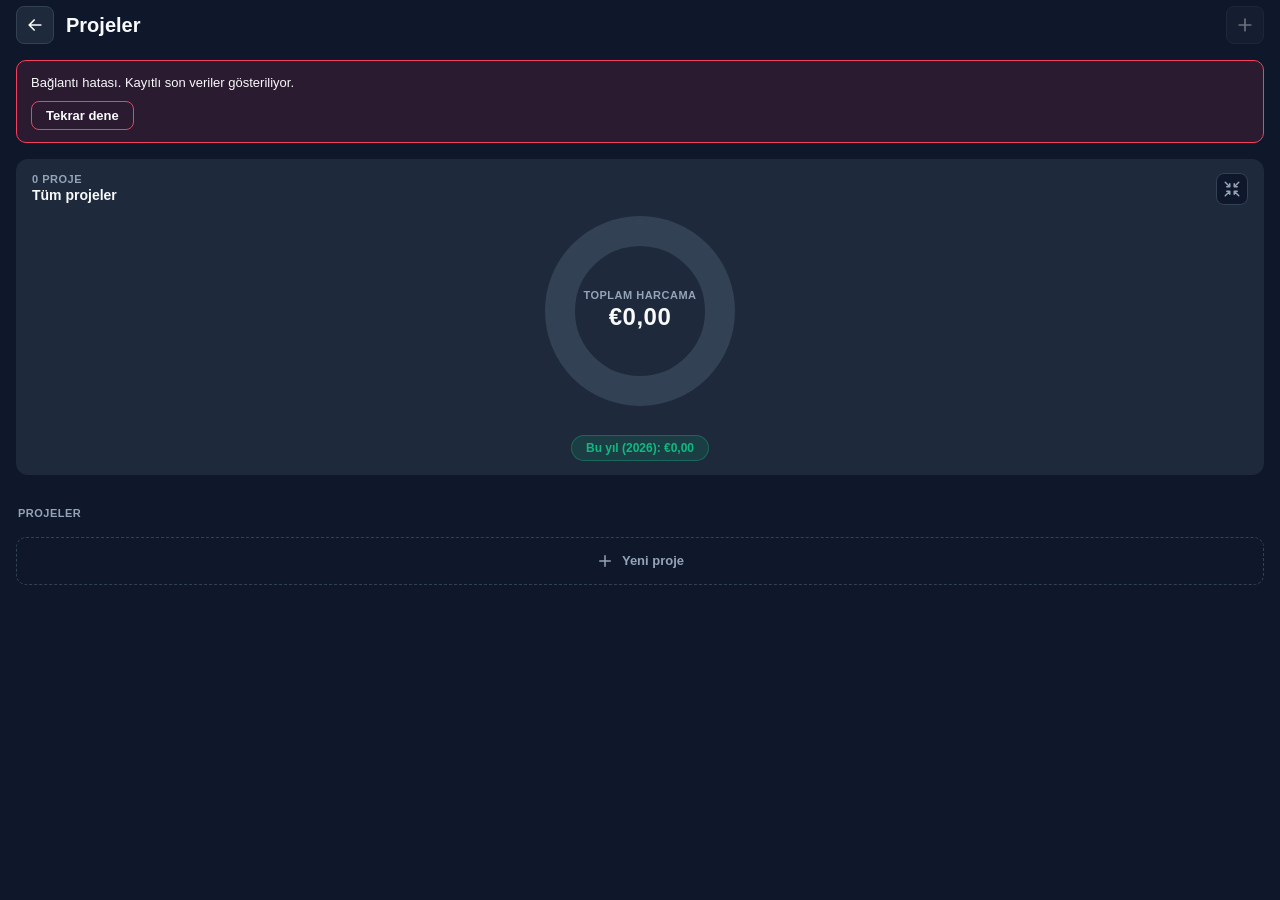
<file: 4proje.html>
<!DOCTYPE html>
<html lang="tr">
<head>
  <meta charset="UTF-8">
  <meta name="viewport" content="width=device-width, initial-scale=1.0, maximum-scale=1.0, user-scalable=no, viewport-fit=cover">
  <meta name="apple-mobile-web-app-capable" content="yes">
  <meta name="apple-mobile-web-app-status-bar-style" content="black">
  <meta name="theme-color" content="#0f172a">
  <title>Projeler</title>
  <link rel="stylesheet" href="4shared.css">
  <style>
    :root { --sat: env(safe-area-inset-top, 0px); --sab: env(safe-area-inset-bottom, 0px); --bg: #0f172a; --card-bg: #1e293b; --accent: #38bdf8; --primary-blue: #2563eb; --text: #f8fafc; --text-dim: #94a3b8; --border: #334155; --green: #10b981; --red: #f43f5e; --orange: #f59e0b; --purple: #a855f7; }
    * { box-sizing: border-box; font-family: -apple-system, BlinkMacSystemFont, "Segoe UI", Roboto, sans-serif; margin: 0; padding: 0; -webkit-tap-highlight-color: transparent; -webkit-touch-callout: none; -webkit-user-select: none; user-select: none; }
    input, textarea, select { -webkit-user-select: text !important; user-select: text !important; -webkit-touch-callout: default !important; }
    body { background: var(--bg); color: var(--text); padding: var(--sat) 16px calc(28px + var(--sab)) 16px; min-height: 100vh; }
    body.modal-open { overflow: hidden !important; }
    .ph { display: flex; align-items: center; gap: 12px; padding-top: 6px; }
    .pt { flex: 1; font-size: 20px; font-weight: 700; min-width: 0; overflow: hidden; text-overflow: ellipsis; white-space: nowrap; }
    .hb { width: 38px; height: 38px; flex-shrink: 0; background: var(--card-bg); border: 1px solid var(--border); border-radius: 8px; display: flex; align-items: center; justify-content: center; cursor: pointer; color: var(--text); }
    .hb svg { width: 20px; height: 20px; }
    .hb:disabled { opacity: .4; cursor: default; }

    .hero { background: var(--card-bg); border-radius: 12px; padding: 14px 16px; margin-top: 16px; }
    .hr1 { display: flex; justify-content: space-between; align-items: flex-start; gap: 8px; }
    .hbt { width: 32px; height: 32px; border-radius: 8px; flex-shrink: 0; border: 1px solid var(--border); background: var(--bg); color: var(--text-dim); display: flex; align-items: center; justify-content: center; cursor: pointer; }
    .hbt svg { width: 18px; height: 18px; }
    .lbl { font-size: 11px; color: var(--text-dim); text-transform: uppercase; font-weight: 600; letter-spacing: 0.5px; }
    .sub0 { font-size: 14px; font-weight: 600; margin-top: 2px; }
    .dw { position: relative; margin: 6px auto 0; width: 200px; height: 200px; }
    .dc { position: absolute; inset: 0; display: flex; flex-direction: column; align-items: center; justify-content: center; pointer-events: none; }
    .tv { font-size: 20px; font-weight: 700; letter-spacing: 0.5px; line-height: 1.2; margin-top: 2px; }
    .tv.big { font-size: 24px; }
    .lgd { display: flex; flex-wrap: wrap; gap: 6px 14px; justify-content: center; margin-top: 12px; font-size: 11px; color: var(--text-dim); }
    .lgd span { display: flex; align-items: center; gap: 6px; }
    .lgd i { width: 8px; height: 8px; border-radius: 50%; display: inline-block; }
    .pillx { display: inline-flex; align-items: center; font-size: 12px; font-weight: 700; color: var(--green); background: rgba(16,185,129,.14); border: 1px solid rgba(16,185,129,.35); padding: 5px 14px; border-radius: 14px; }
    .hs { display: flex; align-items: center; gap: 14px; margin-top: 8px; }
    .hrow { display: flex; align-items: center; justify-content: space-between; gap: 10px; }

    .chips { display: flex; gap: 6px; overflow-x: auto; margin-top: 14px; }
    .chip { flex: 0 0 auto; font-size: 11px; font-weight: 600; padding: 5px 12px; border-radius: 14px; border: 1px solid var(--border); background: var(--bg); color: var(--text-dim); cursor: pointer; }
    .chip.on { background: rgba(56,189,248,.15); border-color: var(--accent); color: var(--accent); }

    .sh { display: flex; justify-content: space-between; align-items: center; margin: 22px 2px 8px; min-height: 32px; font-size: 11px; font-weight: 700; color: var(--text-dim); text-transform: uppercase; letter-spacing: 0.5px; }
    .shr { display: flex; align-items: center; gap: 10px; }
    .lnk { background: none; border: none; color: var(--accent); font-size: 11px; font-weight: 600; cursor: pointer; }

    .card2, .ic { display: flex; align-items: center; gap: 12px; width: 100%; text-align: left; background: var(--card-bg); border: 1px solid var(--border); border-radius: 10px; padding: 12px; min-height: 58px; margin-bottom: 8px; cursor: pointer; color: var(--text); }
    .ic { display: block; min-height: 0; }
    .card2.selc { box-shadow: 0 0 0 1.5px var(--accent); }
    .ico { width: 42px; height: 42px; border-radius: 12px; display: flex; align-items: center; justify-content: center; flex-shrink: 0; }
    .ico svg { width: 22px; height: 22px; }
    .nm { font-weight: 600; font-size: 14px; }
    .sb { font-size: 11px; color: var(--text-dim); margin-top: 2px; }
    .rt { font-weight: 700; font-size: 15px; text-align: right; white-space: nowrap; }
    .se { font-size: 11px; color: var(--text-dim); font-weight: 500; margin-top: 2px; }
    .arr { font-size: 10px; color: var(--text-dim); margin-right: 4px; }
    .ir { display: flex; justify-content: space-between; align-items: center; gap: 10px; }
    .il { min-width: 0; }
    .addc { display: flex; align-items: center; justify-content: center; gap: 8px; width: 100%; border: 1.5px dashed var(--border); border-radius: 10px; padding: 14px; color: var(--text-dim); font-size: 13px; font-weight: 600; background: transparent; cursor: pointer; }
    .addc svg { width: 18px; height: 18px; }
    .chev { width: 18px; height: 18px; color: var(--text-dim); flex-shrink: 0; }
    .tot { display: flex; justify-content: space-between; align-items: center; gap: 10px; background: #141d2b; border: 1px solid var(--accent); border-radius: 10px; padding: 10px 14px; margin-bottom: 10px; font-size: 12px; font-weight: 600; }
    .tot b { font-weight: 700; font-size: 15px; color: var(--red); white-space: nowrap; }

    .swc { position: relative; margin-bottom: 8px; }
    .swr { position: relative; overflow: hidden; border-radius: 10px; }
    .swc.open .swr { border-radius: 10px 10px 0 0; }
    .swr .ic, .swr .card2 { margin-bottom: 0; position: relative; z-index: 2; transition: transform .2s ease-out; touch-action: pan-y; }
    .swa { position: absolute; right: 0; top: 0; bottom: 0; display: flex; align-items: stretch; z-index: 1; opacity: 0; pointer-events: none; transition: opacity .15s ease; }
    .swc.swiped .swa, .swc.swiping .swa, .swc:focus-within .swa { opacity: 1; pointer-events: auto; }
    .swb { border: none; outline: none; color: #fff; font-weight: 700; font-size: 13px; cursor: pointer; display: flex; align-items: center; justify-content: center; width: 75px; padding: 0; height: 100%; }
    .swb.edit { background: var(--primary-blue); }
    .swb.del { background: var(--red); }
    .swc.swiped .swcard, .swc.swiping .swcard { border-top-right-radius: 0; border-bottom-right-radius: 0; }
    .swc.open .swcard { border-bottom-left-radius: 0; border-bottom-right-radius: 0; }

    .acc { display: none; background: #131d31; border: 1px solid var(--border); border-top: none; border-radius: 0 0 10px 10px; padding: 12px 14px; }
    .swc.open .acc { display: block; }
    .ah { font-size: 11px; font-weight: 700; color: var(--text-dim); margin-bottom: 6px; text-transform: uppercase; }
    .an { font-size: 12px; line-height: 1.5; word-break: break-word; }

    .empty { text-align: center; padding: 26px; color: var(--text-dim); font-size: 14px; }
    .errbox { background: rgba(244,63,94,.12); border: 1px solid var(--red); border-radius: 10px; padding: 12px 14px; margin-top: 16px; font-size: 13px; line-height: 1.5; }
    .errbox button { margin-top: 8px; background: transparent; border: 1px solid var(--red); color: var(--text); border-radius: 8px; padding: 6px 14px; font-size: 13px; font-weight: 600; cursor: pointer; }

    .modal { display: none; position: fixed; inset: 0; background: rgba(0,0,0,.75); align-items: flex-end; z-index: 999; }
    .modal.open { display: flex; }
    .modal-content { background: var(--card-bg); width: 100%; border-radius: 20px 20px 0 0; padding: 20px; padding-bottom: max(25px, var(--sab)); border-top: 1px solid var(--border); max-height: 90vh; overflow-y: auto; }
    .mtt { font-size: 16px; font-weight: 700; margin-bottom: 14px; }
    .fg { margin-bottom: 12px; }
    .fg label { display: block; font-size: 12px; color: var(--text-dim); margin-bottom: 4px; }
    .fi { width: 100%; background: var(--bg); border: 1px solid var(--border); color: #fff; padding: 11px 12px; border-radius: 8px; font-size: 15px; outline: none; display: block; min-height: 44px; }
    .err { font-size: 12px; color: var(--red); min-height: 18px; margin-top: 2px; }
    .ma { display: flex; flex-direction: column; gap: 8px; margin-top: 8px; }
    .btn-submit { width: 100%; background: var(--accent); color: #0f172a; font-weight: bold; padding: 13px; border-radius: 10px; border: none; font-size: 15px; cursor: pointer; }
    .btn-cancel { width: 100%; background: #334155; color: var(--text); font-weight: 600; padding: 12px; border-radius: 10px; border: 1px solid var(--border); font-size: 15px; cursor: pointer; }

    .cmodal { display: none; position: fixed; inset: 0; background: rgba(0,0,0,.6); align-items: center; justify-content: center; z-index: 9999; }
    .cmodal.open { display: flex; }
    .cbox { background: var(--card-bg); border: 1px solid var(--border); border-radius: 14px; padding: 20px; width: 90%; max-width: 320px; text-align: center; }
    .cbox h3 { font-size: 16px; font-weight: 700; margin-bottom: 10px; }
    .cbox p { font-size: 13px; color: var(--text-dim); margin-bottom: 18px; line-height: 1.4; }
    .copts { display: flex; flex-direction: column; gap: 8px; }
    .copt { background: rgba(255,255,255,.08); color: #fff; border: 1px solid var(--border); padding: 10px; border-radius: 8px; font-weight: 700; font-size: 13px; cursor: pointer; }
    .copt.cur { background: var(--green); color: #000; border-color: var(--green); }
    .copt.danger { background: var(--red); border-color: var(--red); color: #fff; }
    .cclose { width: 100%; background: #334155; color: var(--text); border: 1px solid #475569; padding: 10px; border-radius: 8px; font-weight: 700; font-size: 13px; margin-top: 8px; cursor: pointer; }
  </style>
</head>
<body>
  <div id="app">
    <div class="ph">
      <button class="hb" id="pback" aria-label="Bütçeye dön"></button>
      <div class="pt" id="ptitle">Projeler</div>
      <button class="hb" id="padd" aria-label="Proje ekle"></button>
    </div>
    <div id="pbody"></div>
  </div>

  <div class="modal" id="modal"><div class="modal-content" id="mc"></div></div>
  <div class="cmodal" id="cmodal"><div class="cbox" id="cbox"></div></div>

  <script src="4core.js"></script>
  <script>
    const _API_URL = (typeof APP_CONFIG !== 'undefined') ? APP_CONFIG.API_URL : "https://script.google.com/macros/s/AKfycbxwsVf8deHomi5jaNLfU86AkVbRQdXPNHuK8z9qiL1EGJanlSo_1e9BhQX0Kup7BdTb/exec";
    const _LS = (typeof AppStorage !== 'undefined') ? AppStorage : {
      get(k, d) { try { const v = localStorage.getItem(k); return v === null ? d : v; } catch (e) { return d; } },
      set(k, v) { try { localStorage.setItem(k, v); } catch (e) {} },
      getJSON(k, d) { try { const v = localStorage.getItem(k); return v ? JSON.parse(v) : d; } catch (e) { return d; } },
      setJSON(k, o) { try { localStorage.setItem(k, JSON.stringify(o)); } catch (e) {} }
    };

    if (typeof AppFrame !== 'undefined') AppFrame.initEmbedInsets();

    function goBackToApp() {
      if (typeof AppFrame !== 'undefined') AppFrame.close("proje-close", "4.html");
      else if (window.parent !== window) window.parent.postMessage({ type: "proje-close" }, "*");
      else window.location.href = "4.html";
    }

    const f = n => (Number(n) || 0).toLocaleString("de-DE", { minimumFractionDigits: 2, maximumFractionDigits: 2 });
    const esc = s => String(s == null ? "" : s).replace(/[&<>"']/g, c => ({ "&": "&amp;", "<": "&lt;", ">": "&gt;", '"': "&quot;", "'": "&#39;" }[c]));
    function parseAmt(s) {
      s = String(s).replace(/[€₺\s]/g, "");
      if (!s) return NaN;
      if (s.includes(",") && s.includes(".")) {
        if (s.lastIndexOf(",") > s.lastIndexOf(".")) s = s.replace(/\./g, "").replace(",", ".");
        else s = s.replace(/,/g, "");
      } else if (s.includes(",")) s = s.replace(",", ".");
      return /^\d+(\.\d+)?$/.test(s) ? parseFloat(s) : NaN;
    }
    const ts = s => { const p = String(s || "").split("."); return p.length === 3 ? new Date(+p[2], +p[1] - 1, +p[0]).getTime() : 0; };
    const yr = s => { const p = String(s || "").split("."); return p.length === 3 ? +p[2] : 0; };
    const todayISO = () => { const d = new Date(); d.setMinutes(d.getMinutes() - d.getTimezoneOffset()); return d.toISOString().split("T")[0]; };
    const dmyToISO = s => { const p = String(s || "").split("."); return p.length === 3 ? p[2] + "-" + p[1].padStart(2, "0") + "-" + p[0].padStart(2, "0") : todayISO(); };
    function sum(l) { let s = 0; l.forEach(x => { s += x.amount; }); return s; }

    const P = {
      back: '<path d="M5 12h14M5 12l6 6M5 12l6-6"/>',
      plus: '<path d="M12 5v14M5 12h14"/>',
      up: '<path d="M6 15l6-6 6 6"/>',
      down: '<path d="M6 9l6 6 6-6"/>',
      right: '<path d="M9 6l6 6-6 6"/>',
      min: '<path d="M5 9h4V5M3 3l6 6M5 15h4v4M3 21l6-6M19 9h-4V5M15 9l6-6M19 15h-4v4M15 15l6 6"/>',
      shield: '<path d="M11.46 20.846a12 12 0 0 1-7.96-14.846a12 12 0 0 0 8.5-3a12 12 0 0 0 8.5 3a12 12 0 0 1-.09 7.06"/><path d="M15 19l2 2l4-4"/>',
      tool: '<path d="M7 10h3v-3l-3.5-3.5a6 6 0 0 1 8 8l6 6a2 2 0 0 1-3 3l-6-6a6 6 0 0 1-8-8l3.5 3.5"/>',
      cert: '<path d="M15 15m-3 0a3 3 0 1 0 6 0a3 3 0 1 0-6 0"/><path d="M13 17.5v4.5l2-1.5l2 1.5v-4.5"/><path d="M10 19h-5a2 2 0 0 1-2-2v-10c0-1.1.9-2 2-2h14a2 2 0 0 1 2 2v10a2 2 0 0 1-1 1.73"/><path d="M6 9h12M6 12h3M6 15h2"/>',
      tax: '<path d="M5 21v-16a2 2 0 0 1 2-2h10a2 2 0 0 1 2 2v16l-3-2l-2 2l-2-2l-2 2l-2-2l-3 2"/><path d="M14.5 8.5l-5 5"/><path d="M9.5 8.5h.01"/><path d="M14.5 13.5h.01"/>',
      bank: '<path d="M3 21h18"/><path d="M3 10h18"/><path d="M5 6l7-3l7 3"/><path d="M4 10v11"/><path d="M20 10v11"/><path d="M8 14v3"/><path d="M12 14v3"/><path d="M16 14v3"/>',
      tag: '<path d="M7.5 7.5m-1 0a1 1 0 1 0 2 0a1 1 0 1 0-2 0"/><path d="M3 6v5.172a2 2 0 0 0 .586 1.414l7.71 7.71a2.41 2.41 0 0 0 3.408 0l5.592-5.592a2.41 2.41 0 0 0 0-3.408l-7.71-7.71a2 2 0 0 0-1.414-.586h-5.172a3 3 0 0 0-3 3z"/>',
      car: '<path d="M5 17a2 2 0 1 0 4 0a2 2 0 1 0-4 0"/><path d="M15 17a2 2 0 1 0 4 0a2 2 0 1 0-4 0"/><path d="M5 17h-2v-6l2-5h9l4 5h1a2 2 0 0 1 2 2v4h-2m-4 0h-6m-6-6h15m-6 0v-5"/>',
      folder: '<path d="M5 4h4l3 3h7a2 2 0 0 1 2 2v8a2 2 0 0 1-2 2h-14a2 2 0 0 1-2-2v-11a2 2 0 0 1 2-2"/>'
    };
    function ic(n) { return '<svg viewBox="0 0 24 24" fill="none" stroke="currentColor" stroke-width="2" stroke-linecap="round" stroke-linejoin="round">' + (P[n] || P.tag) + '</svg>'; }

    const CAT_RULES = [
      { re: /versich|sigorta/i, col: "#38bdf8", ic: "shield" },
      { re: /wartung|bak[ıi]m|servis/i, col: "#f59e0b", ic: "tool" },
      { re: /t[uü]v|muayene/i, col: "#a855f7", ic: "cert" },
      { re: /steuer|vergi/i, col: "#10b981", ic: "tax" },
      { re: /taksit|kredit|finanz|kredi/i, col: "#f43f5e", ic: "bank" }
    ];
    const EXTRA = ["#2563eb", "#14b8a6", "#eab308", "#ec4899"];
    function catLook(c) {
      for (const r of CAT_RULES) if (r.re.test(c)) return r;
      let h = 0; for (let i = 0; i < c.length; i++) h += c.charCodeAt(i);
      return { col: EXTRA[h % EXTRA.length], ic: "tag" };
    }
    const PCOL = ["#38bdf8", "#f59e0b", "#a855f7", "#10b981", "#f43f5e", "#14b8a6"];

    const NOW_Y = new Date().getFullYear();
    let PROJECTS = _LS.getJSON("proje_cache", []);
    let backendOk = false, loading = true, lastError = "";
    let view = "list", pid = null, yf = "all", cf = null, op = null;
    let chartDefault = _LS.get("proje_chart_default", "L");
    if (["R", "M", "L"].indexOf(chartDefault) < 0) chartDefault = "L";
    let catDefault = _LS.get("proje_cat_default", "open");
    if (catDefault !== "open" && catDefault !== "closed") catDefault = "open";
    let cm = chartDefault;
    let catOpen = catDefault === "open";

    const body = document.getElementById("pbody");

    window.addEventListener("message", e => {
      if (e.data && e.data.type === "trigger-add") {
        if (view === "det") openAddTx();
        else openAddProject();
      }
    });

    function donut(segs, total, size) {
      const r = 80, C = 2 * Math.PI * r;
      let off = 0;
      let h = '<svg viewBox="0 0 200 200" width="' + size + '" height="' + size + '" style="display:block"><g transform="rotate(-90 100 100)" fill="none" stroke-width="30"><circle cx="100" cy="100" r="80" stroke="#334155"/>';
      if (total > 0) {
        const gap = segs.length > 1 ? 3 : 0;
        segs.forEach(s => {
          const len = s.val / total * C, dl = Math.max(0, len - gap);
          const dim = (cf && view === "det" && cf !== s.k) ? 0.3 : 1;
          h += '<circle cx="100" cy="100" r="80" stroke="' + s.col + '" stroke-dasharray="' + dl + ' ' + (C - dl) + '" stroke-dashoffset="' + (-off) + '" opacity="' + dim + '"/>';
          off += len;
        });
      }
      return h + "</g></svg>";
    }
    function legend(segs) { return '<div class="lgd">' + segs.map(s => '<span><i style="background:' + s.col + '"></i>' + esc(s.label) + "</span>").join("") + "</div>"; }
    function hero(segs, total, label, sub, pill) {
      const nx = cm === "L" ? ["min", "Küçült"] : (cm === "M" ? ["up", "Kapat"] : ["down", "Büyüt"]);
      const btn = '<button class="hbt" data-act="cm" data-lp="chart">' + ic(nx[0]) + "</button>";
      let h = '<div class="hero">';
      if (cm === "R") return h + '<div class="hrow"><div><div class="lbl">' + label + ' • toplam harcama</div><div class="tv">€' + f(total) + "</div></div>" + btn + "</div></div>";
      h += '<div class="hr1"><div><div class="lbl">' + sub + '</div><div class="sub0">' + label + "</div></div>" + btn + "</div>";
      if (cm === "M") h += '<div class="hs"><div>' + donut(segs, total, 96) + '</div><div><div class="lbl">Toplam harcama</div><div class="tv">€' + f(total) + "</div>" + (pill ? '<div style="margin-top:8px"><span class="pillx">' + pill + "</span></div>" : "") + "</div></div>" + legend(segs);
      else h += '<div class="dw">' + donut(segs, total, 200) + '<div class="dc"><div class="lbl">Toplam harcama</div><div class="tv big">€' + f(total) + "</div></div></div>" + legend(segs) + (pill ? '<div style="text-align:center;margin-top:12px"><span class="pillx">' + pill + "</span></div>" : "");
      return h + "</div>";
    }

    function projCol(p) { const i = PROJECTS.indexOf(p); return PCOL[(i < 0 ? 0 : i) % PCOL.length]; }
    function actionsHtml(editAct, delAct) { return '<div class="swa"><button class="swb edit" data-act="' + editAct + '">Düzenle</button><button class="swb del" data-act="' + delAct + '">Sil</button></div>'; }

    function vList() {
      let segs = [], tot = 0, yTot = 0, h = "";
      PROJECTS.forEach(p => {
        const s = sum(p.items); tot += s;
        p.items.forEach(x => { if (yr(x.date) === NOW_Y) yTot += x.amount; });
        if (s > 0) segs.push({ k: p.id, label: p.name, val: s, col: projCol(p) });
      });
      if (lastError) h += '<div class="errbox">' + esc(lastError) + '<br><button data-act="retry">Tekrar dene</button></div>';
      if (loading && !PROJECTS.length) return h + '<div class="empty">Yükleniyor...</div>';
      h += hero(segs, tot, "Tüm projeler", PROJECTS.length + " proje", "Bu yıl (" + NOW_Y + "): €" + f(yTot));
      h += '<div class="sh"><span>Projeler</span></div>';
      if (!PROJECTS.length && !lastError) h += '<div class="empty">Henüz proje yok.</div>';
      PROJECTS.forEach(p => {
        const s = sum(p.items), col = projCol(p);
        const last = p.items.slice().sort((a, b) => ts(b.date) - ts(a.date))[0];
        h += '<div class="swc"><div class="swr">' + actionsHtml("ep:" + esc(p.id), "dp:" + esc(p.id)) +
          '<div class="swcard card2" data-act="open:' + esc(p.id) + '"><span class="ico" style="background:' + col + '26;color:' + col + '">' + ic(/araba|oto|car|auto|bmw/i.test(p.name) ? "car" : "folder") + '</span><div style="flex:1;min-width:0"><div class="nm">' + esc(p.name) + '</div><div class="sb">' + p.items.length + ' işlem</div></div><div class="rt">€' + f(s) + '<div class="se">' + (last && last.date ? "Son: " + last.date : "Henüz işlem yok") + '</div></div><span class="chev">' + ic("right") + "</span></div></div></div>";
      });
      h += '<button class="addc" data-act="newp">' + ic("plus") + "Yeni proje</button>";
      return h;
    }

    function vDet() {
      const p = PROJECTS.find(x => x.id === pid);
      if (!p) return '<div class="empty">Proje bulunamadı.</div>';
      const ys = [];
      p.items.forEach(x => { const y = yr(x.date); if (y && ys.indexOf(y) < 0) ys.push(y); });
      ys.sort((a, b) => b - a);
      if (yf !== "all" && ys.indexOf(+yf) < 0) yf = "all";
      const base = p.items.filter(x => yf === "all" || yr(x.date) === +yf);
      const g = {}, ks = [];
      base.forEach(x => { const k = x.category || "Diğer"; if (!g[k]) { g[k] = { k, v: 0, n: 0 }; ks.push(k); } g[k].v += x.amount; g[k].n++; });
      const cs = ks.map(k => g[k]).sort((a, b) => b.v - a.v);
      if (cf && !g[cf]) cf = null;
      const total = sum(base);
      const segs = cs.map(c => ({ k: c.k, label: c.k, val: c.v, col: catLook(c.k).col }));
      const pill = cf ? esc(cf) + ": €" + f(g[cf].v) : base.length + " işlem";
      let h = hero(segs, total, esc(p.name), yf === "all" ? "Tüm zamanlar" : yf, pill);

      h += '<div class="chips"><button class="chip' + (yf === "all" ? " on" : "") + '" data-act="yr:all">Tümü</button>';
      ys.forEach(y => { const on = String(yf) === String(y); h += '<button class="chip' + (on ? " on" : "") + '" data-act="yr:' + y + '">' + y + "</button>"; });
      h += "</div>";

      h += '<div class="sh"><span>Kategoriler</span><span class="shr">' + (cf ? '<button class="lnk" data-act="cat:">Filtreyi temizle</button>' : "") + '<button class="hbt" data-act="cato" data-lp="cat">' + ic(catOpen ? "up" : "down") + "</button></span></div>";
      if (catOpen) {
        cs.forEach(c => {
          const lk = catLook(c.k);
          h += '<button class="card2' + (cf === c.k ? " selc" : "") + '" data-act="cat:' + esc(c.k) + '"><span class="ico" style="background:' + lk.col + '26;color:' + lk.col + '">' + ic(lk.ic) + '</span><div style="flex:1;min-width:0"><div class="nm">' + esc(c.k) + '</div><div class="sb">' + c.n + ' işlem</div></div><div class="rt">€' + f(c.v) + '<div class="se">%' + Math.round(c.v / total * 100) + "</div></div></button>";
        });
      }

      const list = base.filter(x => !cf || (x.category || "Diğer") === cf).sort((a, b) => ts(b.date) - ts(a.date) || b.rowIndex - a.rowIndex);
      h += '<div class="sh"><span>İşlemler</span></div>';
      if (base.length) h += '<div class="tot"><span>' + (cf ? esc(cf) : "Tüm kategoriler") + " • " + list.length + ' işlem</span><b>-€' + f(sum(list)) + "</b></div>";
      list.forEach(x => {
        const key = "r" + x.rowIndex;
        const hasNote = !!(x.note && String(x.note).trim());
        const open = hasNote && op === key;
        const attrs = hasNote ? ' data-act="tx:' + key + '"' : "";
        h += '<div class="swc' + (open ? " open" : "") + '"><div class="swr">' + actionsHtml("etx:" + x.rowIndex, "dtx:" + x.rowIndex) +
          '<div class="swcard ic"' + attrs + '><div class="ir"><div class="il"><div class="nm">' + (hasNote ? '<span class="arr">▼</span>' : "") + esc(x.name) + '</div><div class="sb">' + (x.date || "Tarihsiz") + " • " + esc(x.category || "Diğer") + '</div></div><div class="rt" style="color:var(--red)">-€' + f(x.amount) + "</div></div></div></div>" +
          (hasNote ? '<div class="acc"><div class="ah">Not</div><div class="an">' + esc(x.note) + "</div></div>" : "") + "</div>";
      });
      return h;
    }

    function render(keep) {
      const y = window.pageYOffset || 0;
      const det = view === "det";
      const p = det ? PROJECTS.find(x => x.id === pid) : null;
      document.getElementById("ptitle").textContent = det && p ? p.name : "Projeler";
      const back = document.getElementById("pback"), add = document.getElementById("padd");
      back.innerHTML = ic("back");
      add.innerHTML = ic("plus");
      add.disabled = !backendOk;
      openSw = null;
      body.innerHTML = det ? vDet() : vList();
      window.scrollTo(0, keep ? y : 0);
    }

    async function loadData(silent) {
      try {
        const res = await fetch(_API_URL + "?action=getProjectsData&t=" + Date.now());
        const data = await res.json();
        if (!data || !Array.isArray(data.projects)) throw new Error("NOAPI");
        PROJECTS = data.projects;
        backendOk = true; lastError = "";
        _LS.setJSON("proje_cache", PROJECTS);
        if (view === "det" && !PROJECTS.find(x => x.id === pid)) { view = "list"; pid = null; }
      } catch (e) {
        backendOk = false;
        lastError = "Bağlantı hatası. Kayıtlı son veriler gösteriliyor.";
        if (silent && PROJECTS.length) lastError = "";
      } finally {
        loading = false;
        render(true);
      }
    }

    async function postApi(payload) {
      const r = await fetch(_API_URL, { method: "POST", body: JSON.stringify(payload) });
      const text = await r.text();
      try { return JSON.parse(text); } catch (e) { return { status: "success" }; }
    }

    let FORM = null, busy = false;
    function openForm(cfg) {
      FORM = cfg;
      let h = '<h3 class="mtt">' + cfg.title + "</h3>";
      cfg.fields.forEach(fl => {
        const val = fl.val != null ? ' value="' + esc(fl.val) + '"' : "";
        h += '<div class="fg"><label>' + fl.label + "</label>";
        if (fl.type === "date") h += '<input id="f_' + fl.id + '" class="fi" type="date"' + val + ">";
        else if (fl.type === "combo") h += '<input id="f_' + fl.id + '" class="fi" type="text" list="dl_' + fl.id + '" placeholder="' + (fl.ph || "") + '" autocomplete="off"' + val + '><datalist id="dl_' + fl.id + '">' + fl.opts.map(o => '<option value="' + esc(o) + '">').join("") + "</datalist>";
        else h += '<input id="f_' + fl.id + '" class="fi" type="text"' + (fl.type === "amt" ? ' inputmode="decimal"' : "") + ' placeholder="' + (fl.ph || "") + '" autocomplete="off"' + val + ">";
        h += "</div>";
      });
      h += '<div id="me" class="err"></div><div class="ma"><button class="btn-submit" id="m-ok">' + (cfg.submit || "Kaydet") + '</button><button class="btn-cancel" id="m-x">Kapat</button></div>';
      document.getElementById("mc").innerHTML = h;
      document.getElementById("modal").classList.add("open");
      document.body.classList.add("modal-open");
      document.getElementById("m-x").onclick = closeForm;
      document.getElementById("m-ok").onclick = submitForm;
    }
    function closeForm() { document.getElementById("modal").classList.remove("open"); document.body.classList.remove("modal-open"); FORM = null; }
    async function submitForm() {
      if (!FORM || busy) return;
      const v = {}; FORM.fields.forEach(fl => { v[fl.id] = document.getElementById("f_" + fl.id).value; });
      const err = FORM.validate(v);
      if (err) { document.getElementById("me").textContent = err; return; }
      busy = true;
      const btn = document.getElementById("m-ok"); btn.disabled = true; btn.textContent = "Kaydediliyor...";
      try {
        await postApi(FORM.payload(v));
        closeForm();
        await loadData(true);
      } catch (e) {
        document.getElementById("me").textContent = "Kaydedilemedi.";
        btn.disabled = false;
      } finally { busy = false; }
    }

    function openAddProject() {
      openForm({
        title: "Yeni Proje",
        fields: [{ id: "n", label: "Proje adı", type: "text", ph: "örn: Araba, Bisiklet" }],
        validate(v) { return !v.n.trim() ? "Proje adı girin." : ""; },
        payload(v) { return { action: "addProject", payload: { name: v.n.trim() } }; }
      });
    }
    function openEditProject(id) {
      const p = PROJECTS.find(x => x.id === id); if (!p) return;
      openForm({
        title: "Projeyi Düzenle", submit: "Güncelle",
        fields: [{ id: "n", label: "Proje adı", type: "text", val: p.name }],
        validate(v) { return !v.n.trim() ? "Proje adı girin." : ""; },
        payload(v) { return { action: "editProject", payload: { projectId: p.id, name: v.n.trim() } }; }
      });
    }
    function openAddTx() {
      const p = PROJECTS.find(x => x.id === pid); if (!p) return;
      const cats = ["Wartung", "Versicherung", "TUV", "Steuer", "Taksit"];
      openForm({
        title: "İşlem Ekle • " + esc(p.name),
        fields: [
          { id: "d", label: "Tarih", type: "date", val: todayISO() },
          { id: "a", label: "Tutar (€)", type: "amt", ph: "örn: 120,00 €" },
          { id: "n", label: "Nereye harcandı", type: "text", ph: "örn: ATU, Allianz" },
          { id: "c", label: "Kategori", type: "combo", opts: cats, ph: "örn: Wartung" },
          { id: "t", label: "Not (isteğe bağlı)", type: "text", ph: "örn: Yağ değişimi" }
        ],
        validate(v) { return !(parseAmt(v.a) > 0) ? "Geçerli bir tutar girin." : (!v.n.trim() ? "Açıklama yazın." : ""); },
        payload(v) { return { action: "addProjectItem", payload: { projectId: p.id, date: v.d, amount: parseAmt(v.a), name: v.n.trim(), category: v.c.trim() || "Diğer", note: v.t.trim() } }; }
      });
    }
    function openEditTx(rowIndex) {
      const p = PROJECTS.find(x => x.id === pid); if (!p) return;
      const it = p.items.find(x => x.rowIndex === rowIndex); if (!it) return;
      const cats = ["Wartung", "Versicherung", "TUV", "Steuer", "Taksit"];
      openForm({
        title: "İşlemi Düzenle • " + esc(p.name), submit: "Güncelle",
        fields: [
          { id: "d", label: "Tarih", type: "date", val: dmyToISO(it.date) },
          { id: "a", label: "Tutar (€)", type: "amt", val: f(it.amount) },
          { id: "n", label: "Nereye harcandı", type: "text", val: it.name },
          { id: "c", label: "Kategori", type: "combo", opts: cats, val: it.category || "" },
          { id: "t", label: "Not", type: "text", val: it.note || "" }
        ],
        validate(v) { return !(parseAmt(v.a) > 0) ? "Geçerli bir tutar girin." : ""; },
        payload(v) { return { action: "editProjectItem", payload: { projectId: p.id, rowIndex, date: v.d, amount: parseAmt(v.a), name: v.n.trim(), category: v.c.trim() || "Diğer", note: v.t.trim() } }; }
      });
    }

    function openConfirm(cfg) {
      const box = document.getElementById("cbox");
      box.innerHTML = '<h3>' + cfg.title + "</h3><p>" + cfg.desc + '</p><div class="copts"><button class="copt danger" id="cf-y">Sil</button></div><button class="cclose" id="cc-x">Vazgeç</button>';
      document.getElementById("cmodal").classList.add("open");
      document.getElementById("cf-y").onclick = () => { document.getElementById("cmodal").classList.remove("open"); cfg.onYes(); };
      document.getElementById("cc-x").onclick = () => document.getElementById("cmodal").classList.remove("open");
    }

    function openChoice(cfg) {
      let h = '<h3>' + cfg.title + "</h3><p>" + cfg.desc + '</p><div class="copts">';
      cfg.options.forEach((o, i) => { h += '<button class="copt' + (o.cur ? " cur" : "") + '" data-i="' + i + '">' + (o.cur ? "✓ " : "") + o.label + "</button>"; });
      h += '</div><button class="cclose" id="cc-x">Vazgeç</button>';
      const box = document.getElementById("cbox");
      box.innerHTML = h;
      document.getElementById("cmodal").classList.add("open");
      box.querySelectorAll(".copt").forEach(b => { b.onclick = () => { cfg.options[+b.getAttribute("data-i")].pick(); document.getElementById("cmodal").classList.remove("open"); }; });
      document.getElementById("cc-x").onclick = () => document.getElementById("cmodal").classList.remove("open");
    }

    function openLP(kind) {
      if (kind === "chart") {
        const set = v => () => { chartDefault = v; _LS.set("proje_chart_default", v); cm = v; render(true); };
        openChoice({
          title: "Grafik varsayılanı",
          desc: "Projeler sayfaları bu görünümle açılsın.",
          options: [
            { label: "Tek satır", cur: chartDefault === "R", pick: set("R") },
            { label: "Orta", cur: chartDefault === "M", pick: set("M") },
            { label: "Büyük", cur: chartDefault === "L", pick: set("L") }
          ]
        });
      } else if (kind === "cat") {
        const set = v => () => { catDefault = v; _LS.set("proje_cat_default", v); catOpen = v === "open"; render(true); };
        openChoice({
          title: "Kategoriler varsayılanı",
          desc: "Proje detayı kategoriler nasıl başlasın?",
          options: [
            { label: "Açık başlasın", cur: catDefault === "open", pick: set("open") },
            { label: "Kapalı başlasın", cur: catDefault === "closed", pick: set("closed") }
          ]
        });
      }
    }
    function askDeleteProject(id) {
      openConfirm({ title: "Proje silinsin mi?", desc: "Proje ve tüm işlemleri kalıcı olarak silinecek.", onYes: async () => { await postApi({ action: "deleteProject", payload: { projectId: id } }); loadData(true); } });
    }
    function askDeleteTx(rowIndex) {
      const p = PROJECTS.find(x => x.id === pid); if (!p) return;
      openConfirm({ title: "İşlem silinsin mi?", desc: "Bu kayıt kalıcı olarak silinecek.", onYes: async () => { await postApi({ action: "deleteProjectItem", payload: { projectId: p.id, rowIndex } }); loadData(true); } });
    }

    const SW_W = 150;
    let openSw = null, swState = null, swMoved = false;
    function setSwipe(swc, open) {
      const card = swc.querySelector(".swcard");
      card.style.transition = "";
      card.style.transform = open ? "translateX(-" + SW_W + "px)" : "translateX(0px)";
      swc.classList.toggle("swiped", open);
      swc.classList.remove("swiping");
      if (open) {
        if (openSw && openSw !== swc) setSwipe(openSw, false);
        openSw = swc;
      } else if (openSw === swc) openSw = null;
    }
    function closeSwipe() { if (openSw) setSwipe(openSw, false); }

    let lpTimer = null, lpFired = false, lpX = 0, lpY = 0;
    const app = document.getElementById("app");
    app.addEventListener("pointerdown", e => {
      lpFired = false; swMoved = false;
      const sbtn = e.target.closest(".swb"), card = e.target.closest(".swcard");
      if (openSw && !sbtn && (!card || card.closest(".swc") !== openSw)) closeSwipe();
      if (card && !sbtn) swState = { card, swc: card.closest(".swc"), x: e.clientX, y: e.clientY, id: e.pointerId, base: card.closest(".swc") === openSw ? -SW_W : 0, dx: 0, lock: null };
      else swState = null;
      const t = e.target.closest("[data-lp]");
      if (!t) return;
      lpX = e.clientX; lpY = e.clientY;
      clearTimeout(lpTimer);
      lpTimer = setTimeout(() => { lpFired = true; if (navigator.vibrate) navigator.vibrate(40); openLP(t.getAttribute("data-lp")); }, 500);
    });
    app.addEventListener("pointermove", e => {
      if (lpTimer && Math.hypot(e.clientX - lpX, e.clientY - lpY) > 10) { clearTimeout(lpTimer); lpTimer = null; }
      const s = swState; if (!s || e.pointerId !== s.id) return;
      const dx = e.clientX - s.x, dy = e.clientY - s.y;
      if (s.lock === null) {
        if (Math.abs(dx) > 6 && Math.abs(dx) > Math.abs(dy)) { s.lock = "h"; s.card.style.transition = "none"; s.swc.classList.add("swiping"); }
        else if (Math.abs(dy) > 6) { swState = null; return; }
      }
      if (s.lock === "h") { s.card.style.transform = "translateX(" + Math.max(-(SW_W + 25), Math.min(0, s.base + dx)) + "px)"; s.dx = dx; }
    });
    app.addEventListener("pointerup", () => {
      clearTimeout(lpTimer); lpTimer = null;
      const s = swState; swState = null; if (!s || s.lock !== "h") return;
      swMoved = true; setSwipe(s.swc, s.base === 0 ? s.dx < -35 : s.dx < 35);
    });
    app.addEventListener("pointercancel", () => { clearTimeout(lpTimer); lpTimer = null; });
    app.addEventListener("contextmenu", e => { const t = e.target.closest("[data-lp]"); if (t) { e.preventDefault(); openLP(t.getAttribute("data-lp")); } });

    app.addEventListener("click", e => {
      if (lpFired) { lpFired = false; return; }
      if (swMoved) { swMoved = false; return; }
      const t = e.target.closest("[data-act]"); if (!t) return;
      const a = t.getAttribute("data-act"), i = a.indexOf(":");
      const k = i < 0 ? a : a.slice(0, i), v = i < 0 ? "" : a.slice(i + 1);
      if (openSw && !t.classList.contains("swb") && t.closest(".swc") === openSw) { closeSwipe(); return; }
      if (k === "cm") { cm = cm === "L" ? "M" : (cm === "M" ? "R" : "L"); render(true); }
      else if (k === "cato") { catOpen = !catOpen; render(true); }
      else if (k === "open") { pid = v; view = "det"; yf = "all"; cf = null; op = null; render(); }
      else if (k === "newp") openAddProject();
      else if (k === "yr") { yf = v; render(true); }
      else if (k === "cat") { cf = (v === "" || cf === v) ? null : v; render(true); }
      else if (k === "tx") { op = (op === v) ? null : v; render(true); }
      else if (k === "etx") openEditTx(+v);
      else if (k === "dtx") askDeleteTx(+v);
      else if (k === "ep") openEditProject(v);
      else if (k === "dp") askDeleteProject(v);
      else if (k === "retry") { loading = true; render(true); loadData(); }
    });

    document.getElementById("pback").onclick = () => { if (view === "det") { view = "list"; pid = null; render(); } else goBackToApp(); };
    document.getElementById("padd").onclick = () => { if (view === "det") openAddTx(); else openAddProject(); };
    document.getElementById("modal").addEventListener("click", e => { if (e.target.id === "modal") closeForm(); });

    render();
    loadData();
  </script>
</body>
</html>
</file>
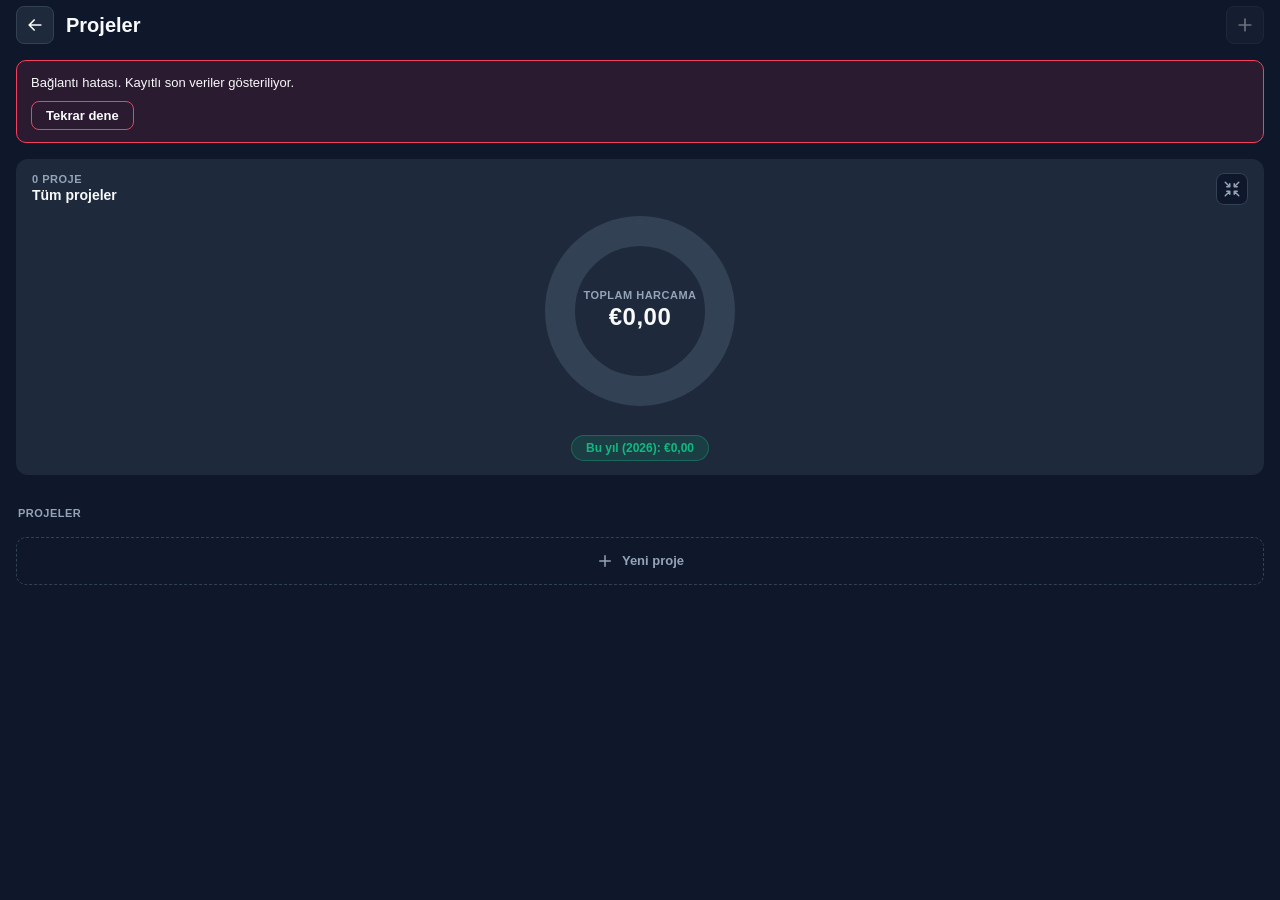
<file: 4projeler.html>
<!DOCTYPE html>
<html lang="tr">
<head>
  <meta charset="UTF-8">
  <meta name="viewport" content="width=device-width, initial-scale=1.0, maximum-scale=1.0, user-scalable=no, viewport-fit=cover">
  <meta name="apple-mobile-web-app-capable" content="yes">
  <meta name="apple-mobile-web-app-status-bar-style" content="black">
  <meta name="theme-color" content="#0f172a">
  <title>Projeler</title>
  <link rel="stylesheet" href="4shared.css">
  <style>
    :root { --sat: env(safe-area-inset-top, 0px); --sab: env(safe-area-inset-bottom, 0px); --bg: #0f172a; --card-bg: #1e293b; --accent: #38bdf8; --primary-blue: #2563eb; --text: #f8fafc; --text-dim: #94a3b8; --border: #334155; --green: #10b981; --red: #f43f5e; --orange: #f59e0b; --purple: #a855f7; }
    * { box-sizing: border-box; font-family: -apple-system, BlinkMacSystemFont, "Segoe UI", Roboto, sans-serif; margin: 0; padding: 0; -webkit-tap-highlight-color: transparent; user-select: none; }
    input { user-select: text !important; }
    body { background: var(--bg); color: var(--text); padding: var(--sat) 16px calc(28px + var(--sab)) 16px; min-height: 100vh; }
    body.modal-open { overflow: hidden !important; }
    .ph { display: flex; align-items: center; gap: 12px; padding-top: 6px; }
    .pt { flex: 1; font-size: 20px; font-weight: 700; min-width: 0; overflow: hidden; text-overflow: ellipsis; white-space: nowrap; }
    .hb { width: 38px; height: 38px; flex-shrink: 0; background: var(--card-bg); border: 1px solid var(--border); border-radius: 8px; display: flex; align-items: center; justify-content: center; cursor: pointer; color: var(--text); }
    .hb svg { width: 20px; height: 20px; }
    .hb:disabled { opacity: .4; cursor: default; }

    .hero { background: var(--card-bg); border-radius: 12px; padding: 14px 16px; margin-top: 16px; }
    .hr1 { display: flex; justify-content: space-between; align-items: flex-start; gap: 8px; }
    .hbt { width: 32px; height: 32px; border-radius: 8px; flex-shrink: 0; border: 1px solid var(--border); background: var(--bg); color: var(--text-dim); display: flex; align-items: center; justify-content: center; cursor: pointer; }
    .hbt svg { width: 18px; height: 18px; }
    .lbl { font-size: 11px; color: var(--text-dim); text-transform: uppercase; font-weight: 600; letter-spacing: 0.5px; }
    .sub0 { font-size: 14px; font-weight: 600; margin-top: 2px; }
    .dw { position: relative; margin: 6px auto 0; width: 200px; height: 200px; }
    .dc { position: absolute; inset: 0; display: flex; flex-direction: column; align-items: center; justify-content: center; pointer-events: none; }
    .tv { font-size: 20px; font-weight: 700; letter-spacing: 0.5px; line-height: 1.2; margin-top: 2px; }
    .tv.big { font-size: 24px; }
    .lgd { display: flex; flex-wrap: wrap; gap: 6px 14px; justify-content: center; margin-top: 12px; font-size: 11px; color: var(--text-dim); }
    .lgd span { display: flex; align-items: center; gap: 6px; }
    .lgd i { width: 8px; height: 8px; border-radius: 50%; display: inline-block; }
    .pillx { display: inline-flex; align-items: center; font-size: 12px; font-weight: 700; color: var(--green); background: rgba(16,185,129,.14); border: 1px solid rgba(16,185,129,.35); padding: 5px 14px; border-radius: 14px; }
    .hs { display: flex; align-items: center; gap: 14px; margin-top: 8px; }
    .hrow { display: flex; align-items: center; justify-content: space-between; gap: 10px; }

    .chips { display: flex; gap: 6px; overflow-x: auto; margin-top: 14px; }
    .chip { flex: 0 0 auto; font-size: 11px; font-weight: 600; padding: 5px 12px; border-radius: 14px; border: 1px solid var(--border); background: var(--bg); color: var(--text-dim); cursor: pointer; }
    .chip.on { background: rgba(56,189,248,.15); border-color: var(--accent); color: var(--accent); }

    .sh { display: flex; justify-content: space-between; align-items: center; margin: 22px 2px 8px; min-height: 32px; font-size: 11px; font-weight: 700; color: var(--text-dim); text-transform: uppercase; letter-spacing: 0.5px; }
    .shr { display: flex; align-items: center; gap: 10px; }
    .lnk { background: none; border: none; color: var(--accent); font-size: 11px; font-weight: 600; cursor: pointer; }

    .card2, .ic { display: flex; align-items: center; gap: 12px; width: 100%; text-align: left; background: var(--card-bg); border: 1px solid var(--border); border-radius: 10px; padding: 12px; min-height: 58px; margin-bottom: 8px; cursor: pointer; color: var(--text); }
    .ic { display: block; min-height: 0; }
    .card2.selc { box-shadow: 0 0 0 1.5px var(--accent); }
    .ico { width: 42px; height: 42px; border-radius: 12px; display: flex; align-items: center; justify-content: center; flex-shrink: 0; }
    .ico svg { width: 22px; height: 22px; }
    .nm { font-weight: 600; font-size: 14px; }
    .sb { font-size: 11px; color: var(--text-dim); margin-top: 2px; }
    .rt { font-weight: 700; font-size: 15px; text-align: right; white-space: nowrap; }
    .se { font-size: 11px; color: var(--text-dim); font-weight: 500; margin-top: 2px; }
    .arr { font-size: 10px; color: var(--text-dim); margin-right: 4px; }
    .ir { display: flex; justify-content: space-between; align-items: center; gap: 10px; }
    .il { min-width: 0; }
    .addc { display: flex; align-items: center; justify-content: center; gap: 8px; width: 100%; border: 1.5px dashed var(--border); border-radius: 10px; padding: 14px; color: var(--text-dim); font-size: 13px; font-weight: 600; background: transparent; cursor: pointer; }
    .addc svg { width: 18px; height: 18px; }
    .chev { width: 18px; height: 18px; color: var(--text-dim); flex-shrink: 0; }
    .tot { display: flex; justify-content: space-between; align-items: center; gap: 10px; background: #141d2b; border: 1px solid var(--accent); border-radius: 10px; padding: 10px 14px; margin-bottom: 10px; font-size: 12px; font-weight: 600; }
    .tot b { font-weight: 700; font-size: 15px; color: var(--red); white-space: nowrap; }

    .swc { position: relative; margin-bottom: 8px; }
    .swr { position: relative; overflow: hidden; border-radius: 10px; }
    .swc.open .swr { border-radius: 10px 10px 0 0; }
    .swr .ic, .swr .card2 { margin-bottom: 0; position: relative; z-index: 2; transition: transform .2s ease-out; touch-action: pan-y; }
    .swa { position: absolute; right: 0; top: 0; bottom: 0; display: flex; align-items: stretch; z-index: 1; opacity: 0; pointer-events: none; transition: opacity .15s ease; }
    .swc.swiped .swa, .swc.swiping .swa, .swc:focus-within .swa { opacity: 1; pointer-events: auto; }
    .swb { border: none; outline: none; color: #fff; font-weight: 700; font-size: 13px; cursor: pointer; display: flex; align-items: center; justify-content: center; width: 75px; padding: 0; height: 100%; }
    .swb.edit { background: var(--primary-blue); }
    .swb.del { background: var(--red); }
    .swc.swiped .swcard, .swc.swiping .swcard { border-top-right-radius: 0; border-bottom-right-radius: 0; }
    .swc.open .swcard { border-bottom-left-radius: 0; border-bottom-right-radius: 0; }

    .acc { display: none; background: #131d31; border: 1px solid var(--border); border-top: none; border-radius: 0 0 10px 10px; padding: 12px 14px; }
    .swc.open .acc { display: block; }
    .ah { font-size: 11px; font-weight: 700; color: var(--text-dim); margin-bottom: 6px; text-transform: uppercase; }
    .an { font-size: 12px; line-height: 1.5; word-break: break-word; }

    .empty { text-align: center; padding: 26px; color: var(--text-dim); font-size: 14px; }
    .errbox { background: rgba(244,63,94,.12); border: 1px solid var(--red); border-radius: 10px; padding: 12px 14px; margin-top: 16px; font-size: 13px; line-height: 1.5; }
    .errbox button { margin-top: 8px; background: transparent; border: 1px solid var(--red); color: var(--text); border-radius: 8px; padding: 6px 14px; font-size: 13px; font-weight: 600; cursor: pointer; }

    .modal { display: none; position: fixed; inset: 0; background: rgba(0,0,0,.75); align-items: flex-end; z-index: 999; }
    .modal.open { display: flex; }
    .modal-content { background: var(--card-bg); width: 100%; border-radius: 20px 20px 0 0; padding: 20px; padding-bottom: max(25px, var(--sab)); border-top: 1px solid var(--border); max-height: 90vh; overflow-y: auto; }
    .mtt { font-size: 16px; font-weight: 700; margin-bottom: 14px; }
    .fg { margin-bottom: 12px; }
    .fg label { display: block; font-size: 12px; color: var(--text-dim); margin-bottom: 4px; }
    .fi { width: 100%; background: var(--bg); border: 1px solid var(--border); color: #fff; padding: 11px 12px; border-radius: 8px; font-size: 15px; outline: none; display: block; min-height: 44px; }
    .err { font-size: 12px; color: var(--red); min-height: 18px; margin-top: 2px; }
    .ma { display: flex; flex-direction: column; gap: 8px; margin-top: 8px; }
    .btn-submit { width: 100%; background: var(--accent); color: #0f172a; font-weight: bold; padding: 13px; border-radius: 10px; border: none; font-size: 15px; cursor: pointer; }
    .btn-cancel { width: 100%; background: #334155; color: var(--text); font-weight: 600; padding: 12px; border-radius: 10px; border: 1px solid var(--border); font-size: 15px; cursor: pointer; }

    .cmodal { display: none; position: fixed; inset: 0; background: rgba(0,0,0,.6); align-items: center; justify-content: center; z-index: 9999; }
    .cmodal.open { display: flex; }
    .cbox { background: var(--card-bg); border: 1px solid var(--border); border-radius: 14px; padding: 20px; width: 90%; max-width: 320px; text-align: center; }
    .cbox h3 { font-size: 16px; font-weight: 700; margin-bottom: 10px; }
    .cbox p { font-size: 13px; color: var(--text-dim); margin-bottom: 18px; line-height: 1.4; }
    .copts { display: flex; flex-direction: column; gap: 8px; }
    .copt { background: rgba(255,255,255,.08); color: #fff; border: 1px solid var(--border); padding: 10px; border-radius: 8px; font-weight: 700; font-size: 13px; cursor: pointer; }
    .copt.danger { background: var(--red); border-color: var(--red); color: #fff; }
    .cclose { width: 100%; background: #334155; color: var(--text); border: 1px solid #475569; padding: 10px; border-radius: 8px; font-weight: 700; font-size: 13px; margin-top: 8px; cursor: pointer; }
  </style>
</head>
<body>
  <div id="app">
    <div class="ph">
      <button class="hb" id="pback" aria-label="Bütçeye dön"></button>
      <div class="pt" id="ptitle">Projeler</div>
      <button class="hb" id="padd" aria-label="Proje ekle"></button>
    </div>
    <div id="pbody"></div>
  </div>

  <div class="modal" id="modal"><div class="modal-content" id="mc"></div></div>
  <div class="cmodal" id="cmodal"><div class="cbox" id="cbox"></div></div>

  <script src="4core.js"></script>
  <script>
    const _API_URL = (typeof APP_CONFIG !== 'undefined') ? APP_CONFIG.API_URL : "https://script.google.com/macros/s/AKfycbxwsVf8deHomi5jaNLfU86AkVbRQdXPNHuK8z9qiL1EGJanlSo_1e9BhQX0Kup7BdTb/exec";
    const _LS = (typeof AppStorage !== 'undefined') ? AppStorage : {
      get(k, d) { try { const v = localStorage.getItem(k); return v === null ? d : v; } catch (e) { return d; } },
      set(k, v) { try { localStorage.setItem(k, v); } catch (e) {} },
      getJSON(k, d) { try { const v = localStorage.getItem(k); return v ? JSON.parse(v) : d; } catch (e) { return d; } },
      setJSON(k, o) { try { localStorage.setItem(k, JSON.stringify(o)); } catch (e) {} }
    };

    if (typeof AppFrame !== 'undefined') AppFrame.initEmbedInsets();

    function goBackToApp() {
      if (typeof AppFrame !== 'undefined') AppFrame.close("proje-close", "4.html");
      else if (window.parent !== window) window.parent.postMessage({ type: "proje-close" }, "*");
      else window.location.href = "4.html";
    }

    const f = n => (Number(n) || 0).toLocaleString("de-DE", { minimumFractionDigits: 2, maximumFractionDigits: 2 });
    const esc = s => String(s == null ? "" : s).replace(/[&<>"']/g, c => ({ "&": "&amp;", "<": "&lt;", ">": "&gt;", '"': "&quot;", "'": "&#39;" }[c]));
    function parseAmt(s) {
      s = String(s).replace(/[€₺\s]/g, "");
      if (!s) return NaN;
      if (s.includes(",") && s.includes(".")) {
        if (s.lastIndexOf(",") > s.lastIndexOf(".")) s = s.replace(/\./g, "").replace(",", ".");
        else s = s.replace(/,/g, "");
      } else if (s.includes(",")) s = s.replace(",", ".");
      return /^\d+(\.\d+)?$/.test(s) ? parseFloat(s) : NaN;
    }
    const ts = s => { const p = String(s || "").split("."); return p.length === 3 ? new Date(+p[2], +p[1] - 1, +p[0]).getTime() : 0; };
    const yr = s => { const p = String(s || "").split("."); return p.length === 3 ? +p[2] : 0; };
    const todayISO = () => { const d = new Date(); d.setMinutes(d.getMinutes() - d.getTimezoneOffset()); return d.toISOString().split("T")[0]; };
    const dmyToISO = s => { const p = String(s || "").split("."); return p.length === 3 ? p[2] + "-" + p[1].padStart(2, "0") + "-" + p[0].padStart(2, "0") : todayISO(); };
    function sum(l) { let s = 0; l.forEach(x => { s += x.amount; }); return s; }

    const P = {
      back: '<path d="M5 12h14M5 12l6 6M5 12l6-6"/>',
      plus: '<path d="M12 5v14M5 12h14"/>',
      up: '<path d="M6 15l6-6 6 6"/>',
      down: '<path d="M6 9l6 6 6-6"/>',
      right: '<path d="M9 6l6 6-6 6"/>',
      min: '<path d="M5 9h4V5M3 3l6 6M5 15h4v4M3 21l6-6M19 9h-4V5M15 9l6-6M19 15h-4v4M15 15l6 6"/>',
      shield: '<path d="M11.46 20.846a12 12 0 0 1-7.96-14.846a12 12 0 0 0 8.5-3a12 12 0 0 0 8.5 3a12 12 0 0 1-.09 7.06"/><path d="M15 19l2 2l4-4"/>',
      tool: '<path d="M7 10h3v-3l-3.5-3.5a6 6 0 0 1 8 8l6 6a2 2 0 0 1-3 3l-6-6a6 6 0 0 1-8-8l3.5 3.5"/>',
      cert: '<path d="M15 15m-3 0a3 3 0 1 0 6 0a3 3 0 1 0-6 0"/><path d="M13 17.5v4.5l2-1.5l2 1.5v-4.5"/><path d="M10 19h-5a2 2 0 0 1-2-2v-10c0-1.1.9-2 2-2h14a2 2 0 0 1 2 2v10a2 2 0 0 1-1 1.73"/><path d="M6 9h12M6 12h3M6 15h2"/>',
      tax: '<path d="M5 21v-16a2 2 0 0 1 2-2h10a2 2 0 0 1 2 2v16l-3-2l-2 2l-2-2l-2 2l-2-2l-3 2"/><path d="M14.5 8.5l-5 5"/><path d="M9.5 8.5h.01"/><path d="M14.5 13.5h.01"/>',
      bank: '<path d="M3 21h18"/><path d="M3 10h18"/><path d="M5 6l7-3l7 3"/><path d="M4 10v11"/><path d="M20 10v11"/><path d="M8 14v3"/><path d="M12 14v3"/><path d="M16 14v3"/>',
      tag: '<path d="M7.5 7.5m-1 0a1 1 0 1 0 2 0a1 1 0 1 0-2 0"/><path d="M3 6v5.172a2 2 0 0 0 .586 1.414l7.71 7.71a2.41 2.41 0 0 0 3.408 0l5.592-5.592a2.41 2.41 0 0 0 0-3.408l-7.71-7.71a2 2 0 0 0-1.414-.586h-5.172a3 3 0 0 0-3 3z"/>',
      car: '<path d="M5 17a2 2 0 1 0 4 0a2 2 0 1 0-4 0"/><path d="M15 17a2 2 0 1 0 4 0a2 2 0 1 0-4 0"/><path d="M5 17h-2v-6l2-5h9l4 5h1a2 2 0 0 1 2 2v4h-2m-4 0h-6m-6-6h15m-6 0v-5"/>',
      folder: '<path d="M5 4h4l3 3h7a2 2 0 0 1 2 2v8a2 2 0 0 1-2 2h-14a2 2 0 0 1-2-2v-11a2 2 0 0 1 2-2"/>'
    };
    function ic(n) { return '<svg viewBox="0 0 24 24" fill="none" stroke="currentColor" stroke-width="2" stroke-linecap="round" stroke-linejoin="round">' + (P[n] || P.tag) + '</svg>'; }

    const CAT_RULES = [
      { re: /versich|sigorta/i, col: "#38bdf8", ic: "shield" },
      { re: /wartung|bak[ıi]m|servis/i, col: "#f59e0b", ic: "tool" },
      { re: /t[uü]v|muayene/i, col: "#a855f7", ic: "cert" },
      { re: /steuer|vergi/i, col: "#10b981", ic: "tax" },
      { re: /taksit|kredit|finanz|kredi/i, col: "#f43f5e", ic: "bank" }
    ];
    const EXTRA = ["#2563eb", "#14b8a6", "#eab308", "#ec4899"];
    function catLook(c) {
      for (const r of CAT_RULES) if (r.re.test(c)) return r;
      let h = 0; for (let i = 0; i < c.length; i++) h += c.charCodeAt(i);
      return { col: EXTRA[h % EXTRA.length], ic: "tag" };
    }
    const PCOL = ["#38bdf8", "#f59e0b", "#a855f7", "#10b981", "#f43f5e", "#14b8a6"];

    const NOW_Y = new Date().getFullYear();
    let PROJECTS = _LS.getJSON("proje_cache", []);
    let backendOk = false, loading = true, lastError = "";
    let view = "list", pid = null, yf = "all", cf = null, op = null;
    let cm = _LS.get("proje_chart_default", "L");
    let catOpen = _LS.get("proje_cat_default", "open") === "open";

    const body = document.getElementById("pbody");

    window.addEventListener("message", e => {
      if (e.data && e.data.type === "trigger-add") {
        if (view === "det") openAddTx();
        else openAddProject();
      }
    });

    function donut(segs, total, size) {
      const r = 80, C = 2 * Math.PI * r;
      let off = 0;
      let h = '<svg viewBox="0 0 200 200" width="' + size + '" height="' + size + '" style="display:block"><g transform="rotate(-90 100 100)" fill="none" stroke-width="30"><circle cx="100" cy="100" r="80" stroke="#334155"/>';
      if (total > 0) {
        const gap = segs.length > 1 ? 3 : 0;
        segs.forEach(s => {
          const len = s.val / total * C, dl = Math.max(0, len - gap);
          const dim = (cf && view === "det" && cf !== s.k) ? 0.3 : 1;
          h += '<circle cx="100" cy="100" r="80" stroke="' + s.col + '" stroke-dasharray="' + dl + ' ' + (C - dl) + '" stroke-dashoffset="' + (-off) + '" opacity="' + dim + '"/>';
          off += len;
        });
      }
      return h + "</g></svg>";
    }
    function legend(segs) { return '<div class="lgd">' + segs.map(s => '<span><i style="background:' + s.col + '"></i>' + esc(s.label) + "</span>").join("") + "</div>"; }
    function hero(segs, total, label, sub, pill) {
      const nx = cm === "L" ? ["min", "Küçült"] : (cm === "M" ? ["up", "Kapat"] : ["down", "Büyüt"]);
      const btn = '<button class="hbt" data-act="cm">' + ic(nx[0]) + "</button>";
      let h = '<div class="hero">';
      if (cm === "R") return h + '<div class="hrow"><div><div class="lbl">' + label + ' • toplam harcama</div><div class="tv">€' + f(total) + "</div></div>" + btn + "</div></div>";
      h += '<div class="hr1"><div><div class="lbl">' + sub + '</div><div class="sub0">' + label + "</div></div>" + btn + "</div>";
      if (cm === "M") h += '<div class="hs"><div>' + donut(segs, total, 96) + '</div><div><div class="lbl">Toplam harcama</div><div class="tv">€' + f(total) + "</div>" + (pill ? '<div style="margin-top:8px"><span class="pillx">' + pill + "</span></div>" : "") + "</div></div>" + legend(segs);
      else h += '<div class="dw">' + donut(segs, total, 200) + '<div class="dc"><div class="lbl">Toplam harcama</div><div class="tv big">€' + f(total) + "</div></div></div>" + legend(segs) + (pill ? '<div style="text-align:center;margin-top:12px"><span class="pillx">' + pill + "</span></div>" : "");
      return h + "</div>";
    }

    function projCol(p) { const i = PROJECTS.indexOf(p); return PCOL[(i < 0 ? 0 : i) % PCOL.length]; }
    function actionsHtml(editAct, delAct) { return '<div class="swa"><button class="swb edit" data-act="' + editAct + '">Düzenle</button><button class="swb del" data-act="' + delAct + '">Sil</button></div>'; }

    function vList() {
      let segs = [], tot = 0, yTot = 0, h = "";
      PROJECTS.forEach(p => {
        const s = sum(p.items); tot += s;
        p.items.forEach(x => { if (yr(x.date) === NOW_Y) yTot += x.amount; });
        if (s > 0) segs.push({ k: p.id, label: p.name, val: s, col: projCol(p) });
      });
      if (lastError) h += '<div class="errbox">' + esc(lastError) + '<br><button data-act="retry">Tekrar dene</button></div>';
      if (loading && !PROJECTS.length) return h + '<div class="empty">Yükleniyor...</div>';
      h += hero(segs, tot, "Tüm projeler", PROJECTS.length + " proje", "Bu yıl (" + NOW_Y + "): €" + f(yTot));
      h += '<div class="sh"><span>Projeler</span></div>';
      if (!PROJECTS.length && !lastError) h += '<div class="empty">Henüz proje yok.</div>';
      PROJECTS.forEach(p => {
        const s = sum(p.items), col = projCol(p);
        const last = p.items.slice().sort((a, b) => ts(b.date) - ts(a.date))[0];
        h += '<div class="swc"><div class="swr">' + actionsHtml("ep:" + esc(p.id), "dp:" + esc(p.id)) +
          '<div class="swcard card2" data-act="open:' + esc(p.id) + '"><span class="ico" style="background:' + col + '26;color:' + col + '">' + ic(/araba|oto|car|auto|bmw/i.test(p.name) ? "car" : "folder") + '</span><div style="flex:1;min-width:0"><div class="nm">' + esc(p.name) + '</div><div class="sb">' + p.items.length + ' işlem</div></div><div class="rt">€' + f(s) + '<div class="se">' + (last && last.date ? "Son: " + last.date : "Henüz işlem yok") + '</div></div><span class="chev">' + ic("right") + "</span></div></div></div>";
      });
      h += '<button class="addc" data-act="newp">' + ic("plus") + "Yeni proje</button>";
      return h;
    }

    function vDet() {
      const p = PROJECTS.find(x => x.id === pid);
      if (!p) return '<div class="empty">Proje bulunamadı.</div>';
      const ys = [];
      p.items.forEach(x => { const y = yr(x.date); if (y && ys.indexOf(y) < 0) ys.push(y); });
      ys.sort((a, b) => b - a);
      if (yf !== "all" && ys.indexOf(+yf) < 0) yf = "all";
      const base = p.items.filter(x => yf === "all" || yr(x.date) === +yf);
      const g = {}, ks = [];
      base.forEach(x => { const k = x.category || "Diğer"; if (!g[k]) { g[k] = { k, v: 0, n: 0 }; ks.push(k); } g[k].v += x.amount; g[k].n++; });
      const cs = ks.map(k => g[k]).sort((a, b) => b.v - a.v);
      if (cf && !g[cf]) cf = null;
      const total = sum(base);
      const segs = cs.map(c => ({ k: c.k, label: c.k, val: c.v, col: catLook(c.k).col }));
      const pill = cf ? esc(cf) + ": €" + f(g[cf].v) : base.length + " işlem";
      let h = hero(segs, total, esc(p.name), yf === "all" ? "Tüm zamanlar" : yf, pill);

      h += '<div class="chips"><button class="chip' + (yf === "all" ? " on" : "") + '" data-act="yr:all">Tümü</button>';
      ys.forEach(y => { const on = String(yf) === String(y); h += '<button class="chip' + (on ? " on" : "") + '" data-act="yr:' + y + '">' + y + "</button>"; });
      h += "</div>";

      h += '<div class="sh"><span>Kategoriler</span><span class="shr">' + (cf ? '<button class="lnk" data-act="cat:">Filtreyi temizle</button>' : "") + '<button class="hbt" data-act="cato">' + ic(catOpen ? "up" : "down") + "</button></span></div>";
      if (catOpen) {
        cs.forEach(c => {
          const lk = catLook(c.k);
          h += '<button class="card2' + (cf === c.k ? " selc" : "") + '" data-act="cat:' + esc(c.k) + '"><span class="ico" style="background:' + lk.col + '26;color:' + lk.col + '">' + ic(lk.ic) + '</span><div style="flex:1;min-width:0"><div class="nm">' + esc(c.k) + '</div><div class="sb">' + c.n + ' işlem</div></div><div class="rt">€' + f(c.v) + '<div class="se">%' + Math.round(c.v / total * 100) + "</div></div></button>";
        });
      }

      const list = base.filter(x => !cf || (x.category || "Diğer") === cf).sort((a, b) => ts(b.date) - ts(a.date) || b.rowIndex - a.rowIndex);
      h += '<div class="sh"><span>İşlemler</span></div>';
      if (base.length) h += '<div class="tot"><span>' + (cf ? esc(cf) : "Tüm kategoriler") + " • " + list.length + ' işlem</span><b>-€' + f(sum(list)) + "</b></div>";
      list.forEach(x => {
        const key = "r" + x.rowIndex;
        const hasNote = !!(x.note && String(x.note).trim());
        const open = hasNote && op === key;
        const attrs = hasNote ? ' data-act="tx:' + key + '"' : "";
        h += '<div class="swc' + (open ? " open" : "") + '"><div class="swr">' + actionsHtml("etx:" + x.rowIndex, "dtx:" + x.rowIndex) +
          '<div class="swcard ic"' + attrs + '><div class="ir"><div class="il"><div class="nm">' + (hasNote ? '<span class="arr">▼</span>' : "") + esc(x.name) + '</div><div class="sb">' + (x.date || "Tarihsiz") + " • " + esc(x.category || "Diğer") + '</div></div><div class="rt" style="color:var(--red)">-€' + f(x.amount) + "</div></div></div></div>" +
          (hasNote ? '<div class="acc"><div class="ah">Not</div><div class="an">' + esc(x.note) + "</div></div>" : "") + "</div>";
      });
      return h;
    }

    function render(keep) {
      const y = window.pageYOffset || 0;
      const det = view === "det";
      const p = det ? PROJECTS.find(x => x.id === pid) : null;
      document.getElementById("ptitle").textContent = det && p ? p.name : "Projeler";
      const back = document.getElementById("pback"), add = document.getElementById("padd");
      back.innerHTML = ic("back");
      add.innerHTML = ic("plus");
      add.disabled = !backendOk;
      openSw = null;
      body.innerHTML = det ? vDet() : vList();
      window.scrollTo(0, keep ? y : 0);
    }

    async function loadData(silent) {
      try {
        const res = await fetch(_API_URL + "?action=getProjectsData&t=" + Date.now());
        const data = await res.json();
        if (!data || !Array.isArray(data.projects)) throw new Error("NOAPI");
        PROJECTS = data.projects;
        backendOk = true; lastError = "";
        _LS.setJSON("proje_cache", PROJECTS);
        if (view === "det" && !PROJECTS.find(x => x.id === pid)) { view = "list"; pid = null; }
      } catch (e) {
        backendOk = false;
        lastError = "Bağlantı hatası. Kayıtlı son veriler gösteriliyor.";
        if (silent && PROJECTS.length) lastError = "";
      } finally {
        loading = false;
        render(true);
      }
    }

    async function postApi(payload) {
      const r = await fetch(_API_URL, { method: "POST", body: JSON.stringify(payload) });
      const text = await r.text();
      try { return JSON.parse(text); } catch (e) { return { status: "success" }; }
    }

    let FORM = null, busy = false;
    function openForm(cfg) {
      FORM = cfg;
      let h = '<h3 class="mtt">' + cfg.title + "</h3>";
      cfg.fields.forEach(fl => {
        const val = fl.val != null ? ' value="' + esc(fl.val) + '"' : "";
        h += '<div class="fg"><label>' + fl.label + "</label>";
        if (fl.type === "date") h += '<input id="f_' + fl.id + '" class="fi" type="date"' + val + ">";
        else if (fl.type === "combo") h += '<input id="f_' + fl.id + '" class="fi" type="text" list="dl_' + fl.id + '" placeholder="' + (fl.ph || "") + '" autocomplete="off"' + val + '><datalist id="dl_' + fl.id + '">' + fl.opts.map(o => '<option value="' + esc(o) + '">').join("") + "</datalist>";
        else h += '<input id="f_' + fl.id + '" class="fi" type="text"' + (fl.type === "amt" ? ' inputmode="decimal"' : "") + ' placeholder="' + (fl.ph || "") + '" autocomplete="off"' + val + ">";
        h += "</div>";
      });
      h += '<div id="me" class="err"></div><div class="ma"><button class="btn-submit" id="m-ok">' + (cfg.submit || "Kaydet") + '</button><button class="btn-cancel" id="m-x">Kapat</button></div>';
      document.getElementById("mc").innerHTML = h;
      document.getElementById("modal").classList.add("open");
      document.body.classList.add("modal-open");
      document.getElementById("m-x").onclick = closeForm;
      document.getElementById("m-ok").onclick = submitForm;
    }
    function closeForm() { document.getElementById("modal").classList.remove("open"); document.body.classList.remove("modal-open"); FORM = null; }
    async function submitForm() {
      if (!FORM || busy) return;
      const v = {}; FORM.fields.forEach(fl => { v[fl.id] = document.getElementById("f_" + fl.id).value; });
      const err = FORM.validate(v);
      if (err) { document.getElementById("me").textContent = err; return; }
      busy = true;
      const btn = document.getElementById("m-ok"); btn.disabled = true; btn.textContent = "Kaydediliyor...";
      try {
        await postApi(FORM.payload(v));
        closeForm();
        await loadData(true);
      } catch (e) {
        document.getElementById("me").textContent = "Kaydedilemedi.";
        btn.disabled = false;
      } finally { busy = false; }
    }

    function openAddProject() {
      openForm({
        title: "Yeni Proje",
        fields: [{ id: "n", label: "Proje adı", type: "text", ph: "örn: Araba, Bisiklet" }],
        validate(v) { return !v.n.trim() ? "Proje adı girin." : ""; },
        payload(v) { return { action: "addProject", payload: { name: v.n.trim() } }; }
      });
    }
    function openEditProject(id) {
      const p = PROJECTS.find(x => x.id === id); if (!p) return;
      openForm({
        title: "Projeyi Düzenle", submit: "Güncelle",
        fields: [{ id: "n", label: "Proje adı", type: "text", val: p.name }],
        validate(v) { return !v.n.trim() ? "Proje adı girin." : ""; },
        payload(v) { return { action: "editProject", payload: { projectId: p.id, name: v.n.trim() } }; }
      });
    }
    function openAddTx() {
      const p = PROJECTS.find(x => x.id === pid); if (!p) return;
      const cats = ["Wartung", "Versicherung", "TUV", "Steuer", "Taksit"];
      openForm({
        title: "İşlem Ekle • " + esc(p.name),
        fields: [
          { id: "d", label: "Tarih", type: "date", val: todayISO() },
          { id: "a", label: "Tutar (€)", type: "amt", ph: "örn: 120,00 €" },
          { id: "n", label: "Nereye harcandı", type: "text", ph: "örn: ATU, Allianz" },
          { id: "c", label: "Kategori", type: "combo", opts: cats, ph: "örn: Wartung" },
          { id: "t", label: "Not (isteğe bağlı)", type: "text", ph: "örn: Yağ değişimi" }
        ],
        validate(v) { return !(parseAmt(v.a) > 0) ? "Geçerli bir tutar girin." : (!v.n.trim() ? "Açıklama yazın." : ""); },
        payload(v) { return { action: "addProjectItem", payload: { projectId: p.id, date: v.d, amount: parseAmt(v.a), name: v.n.trim(), category: v.c.trim() || "Diğer", note: v.t.trim() } }; }
      });
    }
    function openEditTx(rowIndex) {
      const p = PROJECTS.find(x => x.id === pid); if (!p) return;
      const it = p.items.find(x => x.rowIndex === rowIndex); if (!it) return;
      const cats = ["Wartung", "Versicherung", "TUV", "Steuer", "Taksit"];
      openForm({
        title: "İşlemi Düzenle • " + esc(p.name), submit: "Güncelle",
        fields: [
          { id: "d", label: "Tarih", type: "date", val: dmyToISO(it.date) },
          { id: "a", label: "Tutar (€)", type: "amt", val: f(it.amount) },
          { id: "n", label: "Nereye harcandı", type: "text", val: it.name },
          { id: "c", label: "Kategori", type: "combo", opts: cats, val: it.category || "" },
          { id: "t", label: "Not", type: "text", val: it.note || "" }
        ],
        validate(v) { return !(parseAmt(v.a) > 0) ? "Geçerli bir tutar girin." : ""; },
        payload(v) { return { action: "editProjectItem", payload: { projectId: p.id, rowIndex, date: v.d, amount: parseAmt(v.a), name: v.n.trim(), category: v.c.trim() || "Diğer", note: v.t.trim() } }; }
      });
    }

    function openConfirm(cfg) {
      const box = document.getElementById("cbox");
      box.innerHTML = '<h3>' + cfg.title + "</h3><p>" + cfg.desc + '</p><div class="copts"><button class="copt danger" id="cf-y">Sil</button></div><button class="cclose" id="cc-x">Vazgeç</button>';
      document.getElementById("cmodal").classList.add("open");
      document.getElementById("cf-y").onclick = () => { document.getElementById("cmodal").classList.remove("open"); cfg.onYes(); };
      document.getElementById("cc-x").onclick = () => document.getElementById("cmodal").classList.remove("open");
    }

    function askDeleteTx(rowIndex) {
      const p = PROJECTS.find(x => x.id === pid); if (!p) return;
      openConfirm({ title: "İşlem silinsin mi?", desc: "Bu kayıt kalıcı olarak silinecek.", onYes: async () => { await postApi({ action: "deleteProjectItem", payload: { projectId: p.id, rowIndex } }); loadData(true); } });
    }
    function askDeleteProject(id) {
      openConfirm({ title: "Proje silinsin mi?", desc: "Proje ve tüm işlemleri kalıcı olarak silinecek.", onYes: async () => { await postApi({ action: "deleteProject", payload: { projectId: id } }); loadData(true); } });
    }

    const SW_W = 150;
    let openSw = null, swState = null, swMoved = false;
    function setSwipe(swc, open) {
      const card = swc.querySelector(".swcard");
      card.style.transition = "";
      card.style.transform = open ? "translateX(-" + SW_W + "px)" : "translateX(0px)";
      swc.classList.toggle("swiped", open);
      swc.classList.remove("swiping");
      if (open) { if (openSw && openSw !== swc) setSwipe(openSw, false); openSw = swc; }
      else if (openSw === swc) openSw = null;
    }
    function closeSwipe() { if (openSw) setSwipe(openSw, false); }

    const app = document.getElementById("app");
    app.addEventListener("pointerdown", e => {
      swMoved = false;
      const sbtn = e.target.closest(".swb"), card = e.target.closest(".swcard");
      if (openSw && !sbtn && (!card || card.closest(".swc") !== openSw)) closeSwipe();
      if (card && !sbtn) swState = { card, swc: card.closest(".swc"), x: e.clientX, y: e.clientY, id: e.pointerId, base: card.closest(".swc") === openSw ? -SW_W : 0, dx: 0, lock: null };
      else swState = null;
    });
    app.addEventListener("pointermove", e => {
      const s = swState; if (!s || e.pointerId !== s.id) return;
      const dx = e.clientX - s.x, dy = e.clientY - s.y;
      if (s.lock === null) {
        if (Math.abs(dx) > 6 && Math.abs(dx) > Math.abs(dy)) { s.lock = "h"; s.card.style.transition = "none"; s.swc.classList.add("swiping"); }
        else if (Math.abs(dy) > 6) { swState = null; return; }
      }
      if (s.lock === "h") { s.card.style.transform = "translateX(" + Math.max(-(SW_W + 25), Math.min(0, s.base + dx)) + "px)"; s.dx = dx; }
    });
    app.addEventListener("pointerup", () => {
      const s = swState; swState = null; if (!s || s.lock !== "h") return;
      swMoved = true; setSwipe(s.swc, s.base === 0 ? s.dx < -35 : s.dx < 35);
    });

    app.addEventListener("click", e => {
      if (swMoved) { swMoved = false; return; }
      const t = e.target.closest("[data-act]"); if (!t) return;
      const a = t.getAttribute("data-act"), i = a.indexOf(":");
      const k = i < 0 ? a : a.slice(0, i), v = i < 0 ? "" : a.slice(i + 1);
      if (openSw && !t.classList.contains("swb") && t.closest(".swc") === openSw) { closeSwipe(); return; }
      if (k === "cm") { cm = cm === "L" ? "M" : (cm === "M" ? "R" : "L"); render(true); }
      else if (k === "cato") { catOpen = !catOpen; render(true); }
      else if (k === "open") { pid = v; view = "det"; yf = "all"; cf = null; op = null; render(); }
      else if (k === "newp") openAddProject();
      else if (k === "yr") { yf = v; render(true); }
      else if (k === "cat") { cf = (v === "" || cf === v) ? null : v; render(true); }
      else if (k === "tx") { op = (op === v) ? null : v; render(true); }
      else if (k === "etx") openEditTx(+v);
      else if (k === "dtx") askDeleteTx(+v);
      else if (k === "ep") openEditProject(v);
      else if (k === "dp") askDeleteProject(v);
      else if (k === "retry") { loading = true; render(true); loadData(); }
    });

    document.getElementById("pback").onclick = () => { if (view === "det") { view = "list"; pid = null; render(); } else goBackToApp(); };
    document.getElementById("padd").onclick = () => { if (view === "det") openAddTx(); else openAddProject(); };
    document.getElementById("modal").addEventListener("click", e => { if (e.target.id === "modal") closeForm(); });

    render();
    loadData();
  </script>
</body>
</html>
</file>
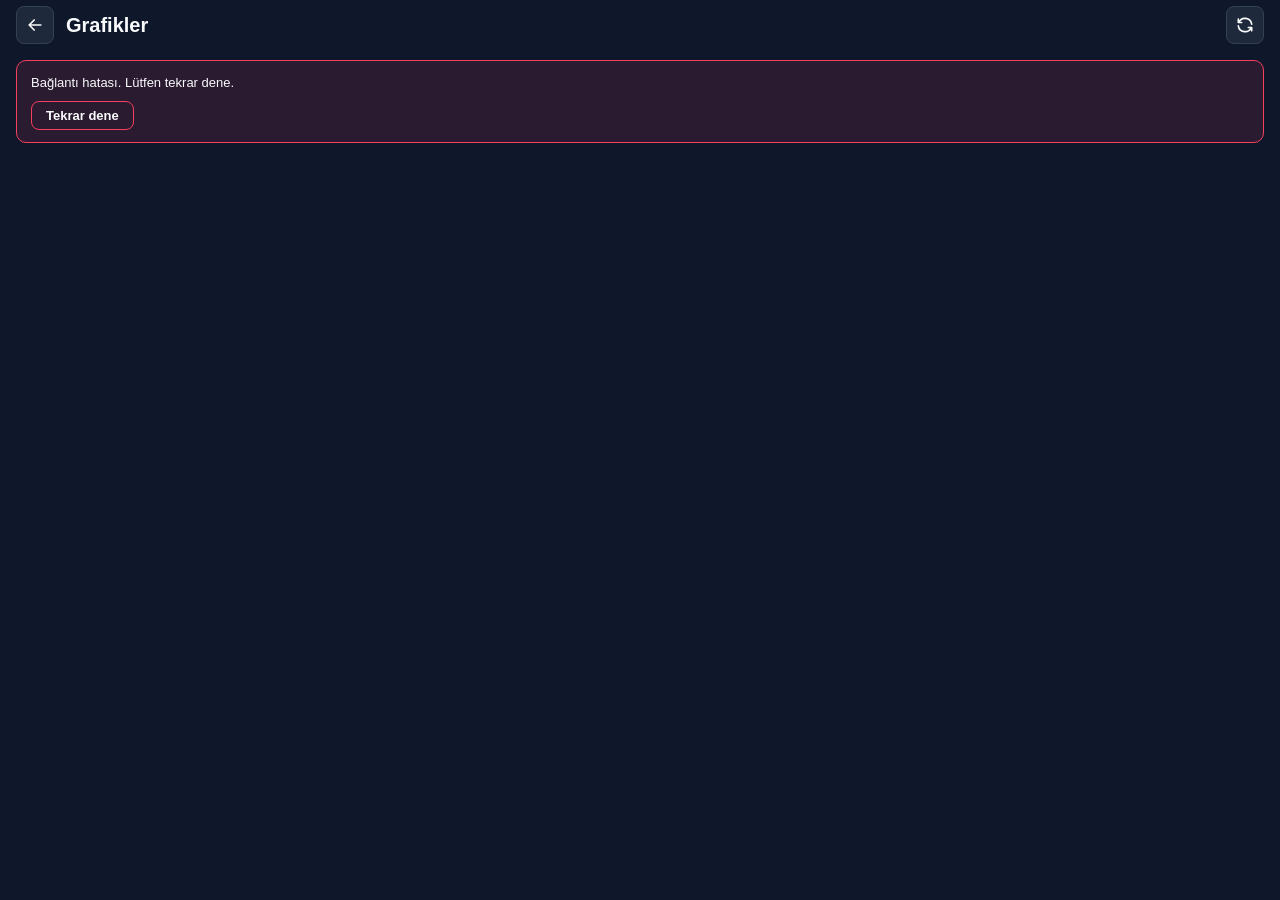
<file: grafik.html>
<!DOCTYPE html>
<html lang="tr">
<head>
  <meta charset="UTF-8">
  <meta name="viewport" content="width=device-width, initial-scale=1.0, maximum-scale=1.0, user-scalable=no, viewport-fit=cover">
  <meta name="apple-mobile-web-app-capable" content="yes">
  <meta name="apple-mobile-web-app-status-bar-style" content="black">
  <meta name="theme-color" content="#0f172a">
  <meta name="apple-mobile-web-app-title" content="Harcama Takip">

  <meta http-equiv="Cache-Control" content="no-cache, no-store, must-revalidate">
  <meta http-equiv="Pragma" content="no-cache">
  <meta http-equiv="Expires" content="0">

  <link rel="apple-touch-icon" href="./icon.png">
  <link rel="icon" type="image/png" href="./icon.png">

  <title>Grafikler</title>
  <style>
    :root {
      --sat: env(safe-area-inset-top, 0px);
      --sab: env(safe-area-inset-bottom, 0px);
      --bg: #0f172a;
      --card-bg: #1e293b;
      --accent: #38bdf8;
      --primary-blue: #2563eb;
      --text: #f8fafc;
      --text-dim: #94a3b8;
      --border: #334155;
      --green: #10b981;
      --red: #f43f5e;
      --orange: #f59e0b;
      --purple: #a855f7;
    }
    * {
      box-sizing: border-box;
      font-family: -apple-system, BlinkMacSystemFont, "Segoe UI", Roboto, sans-serif;
      margin: 0;
      padding: 0;
      -webkit-tap-highlight-color: transparent;
      -webkit-touch-callout: none;
      -webkit-user-select: none;
      user-select: none;
    }
    ::-webkit-scrollbar { display: none; }
    * { -ms-overflow-style: none; scrollbar-width: none; }

    html { background-color: var(--bg); margin: 0; padding: 0; }
    html.embed, html.embed body { overscroll-behavior: none; }
    body {
      background-color: var(--bg);
      color: var(--text);
      padding-top: var(--sat);
      padding-left: 16px;
      padding-right: 16px;
      padding-bottom: 24px;
      margin: 0;
      min-height: 100vh;
    }
    button { font-family: inherit; color: inherit; }

    /* ÜST BAŞLIK */
    .ph { display: flex; align-items: center; gap: 12px; padding-top: 6px; }
    .pt { flex: 1; font-size: 20px; font-weight: 700; min-width: 0; overflow: hidden; text-overflow: ellipsis; white-space: nowrap; }
    .hb {
      width: 38px; height: 38px; flex-shrink: 0;
      background: var(--card-bg); border: 1px solid var(--border); border-radius: 8px;
      display: flex; align-items: center; justify-content: center; cursor: pointer; color: var(--text);
    }
    .hb svg { width: 20px; height: 20px; }
    .hb:active { opacity: .8; }
    .hb.spin svg { animation: spin .8s linear infinite; }
    @keyframes spin { to { transform: rotate(360deg); } }

    /* ÇİPLER */
    .chips { display: flex; gap: 6px; align-items: center; flex-wrap: wrap; }
    .chip {
      font-size: 11px; font-weight: 600; padding: 5px 12px; border-radius: 14px;
      border: 1px solid var(--border); background: var(--bg); color: var(--text-dim); cursor: pointer;
      display: flex; align-items: center; gap: 6px;
    }
    .chip.on { background: rgba(56,189,248,.15); border-color: var(--accent); color: var(--accent); }
    .chip i.d { width: 8px; height: 8px; border-radius: 50%; display: inline-block; }
    .note { font-size: 11px; color: var(--text-dim); margin-top: 8px; line-height: 1.5; }

    /* KARTLAR */
    .hero { background: var(--card-bg); border-radius: 12px; padding: 14px 16px; margin-top: 14px; }
    .hr1 { display: flex; justify-content: space-between; align-items: flex-start; gap: 8px; }
    .lbl { font-size: 11px; color: var(--text-dim); text-transform: uppercase; font-weight: 600; letter-spacing: 0.5px; }
    .sub0 { font-size: 14px; font-weight: 600; margin-top: 2px; }
    .big { font-size: 24px; font-weight: 700; letter-spacing: 0.5px; margin-top: 4px; }
    .avgp { font-size: 11px; font-weight: 600; color: var(--text-dim); border: 1px dashed #64748b; border-radius: 10px; padding: 3px 10px; white-space: nowrap; }
    .pillx { display: inline-flex; align-items: center; font-size: 12px; font-weight: 700; padding: 4px 12px; border-radius: 14px; white-space: nowrap; }
    .sh { margin: 22px 2px 8px; font-size: 11px; font-weight: 700; color: var(--text-dim); text-transform: uppercase; letter-spacing: 0.5px; }
    .rowc { margin-top: 14px; }
    .rr { display: flex; justify-content: space-between; align-items: baseline; gap: 10px; font-size: 14px; font-weight: 600; }
    .rr span:last-child { font-weight: 700; font-size: 15px; white-space: nowrap; }
    .rs { font-size: 11px; color: var(--text-dim); margin-top: 3px; }
    .bar { height: 6px; border-radius: 3px; background: #334155; margin-top: 6px; overflow: hidden; display: flex; }
    .bar > div { height: 100%; transition: width .35s ease; }
    .dot { width: 8px; height: 8px; border-radius: 50%; display: inline-block; margin-right: 8px; }
    .sep { height: 1px; background: var(--border); margin: 16px 0 2px; }
    svg g[data-m] { cursor: pointer; outline: none; }
    svg g[data-m]:focus-visible rect.fz { stroke: #38bdf8; stroke-width: 2; }
    .tot { display: flex; justify-content: space-between; align-items: center; gap: 10px; background: #141d2b; border: 1px solid var(--accent); border-radius: 10px; padding: 10px 14px; margin-bottom: 10px; font-size: 12px; font-weight: 600; }
    .tot b { font-weight: 700; font-size: 15px; color: var(--red); white-space: nowrap; }
    .ic { background: var(--card-bg); border: 1px solid var(--border); border-radius: 10px; padding: 12px; margin-bottom: 8px; display: block; }
    .ir { display: flex; justify-content: space-between; align-items: center; gap: 10px; }
    .il { min-width: 0; }
    .nm { font-weight: 600; font-size: 14px; word-break: break-word; }
    .sb { font-size: 11px; color: var(--text-dim); margin-top: 2px; }
    .rt { font-weight: 700; font-size: 15px; text-align: right; white-space: nowrap; }
    .se { font-size: 11px; color: var(--text-dim); font-weight: 500; margin-top: 2px; }
    .bp { display: inline-block; background: rgba(245,158,11,.2); color: var(--orange); font-size: 10px; font-weight: 700; padding: 2px 6px; border-radius: 4px; margin-right: 4px; }
    .empty { text-align: center; padding: 30px; color: var(--text-dim); font-size: 14px; }
    .errbox { background: rgba(244,63,94,.12); border: 1px solid var(--red); border-radius: 10px; padding: 12px 14px; margin-top: 16px; font-size: 13px; line-height: 1.5; }
    .errbox button { margin-top: 8px; background: transparent; border: 1px solid var(--red); color: var(--text); border-radius: 8px; padding: 6px 14px; font-size: 13px; font-weight: 600; cursor: pointer; }

    .toast {
      position: fixed; left: 50%; bottom: max(30px, var(--sab)); transform: translateX(-50%) translateY(20px);
      background: var(--card-bg); border: 1px solid var(--border); border-radius: 12px; padding: 10px 16px;
      font-size: 13px; font-weight: 600; z-index: 10000; opacity: 0; pointer-events: none; transition: all .25s ease; max-width: 90%; text-align: center;
    }
    .toast.show { opacity: 1; transform: translateX(-50%) translateY(0); }
    @media (prefers-reduced-motion: reduce) { .bar > div, .toast { transition: none; } .hb.spin svg { animation: none; } }
  </style>
</head>
<body>
  <div id="app">
    <div class="ph">
      <button class="hb" id="gback" aria-label="Bütçeye dön"></button>
      <div class="pt">Grafikler</div>
      <button class="hb" id="gref" aria-label="Verileri yenile"></button>
    </div>
    <div id="gbody"></div>
  </div>
  <div class="toast" id="toast" role="status"></div>

  <script>
    const GRAFIK_VERSION = "1.1.0";
    const API_URL = "https://script.google.com/macros/s/AKfycbxwsVf8deHomi5jaNLfU86AkVbRQdXPNHuK8z9qiL1EGJanlSo_1e9BhQX0Kup7BdTb/exec";
    const BACK_URL = "2.html";

    // 2.html bu sayfayı tam ekran bir katman (iframe) içinde açar; böylece iOS uygulamadan çıkmış saymaz.
    const QS = new URLSearchParams(window.location.search);
    const EMBED = QS.get("embed") === "1" && window.parent !== window;
    if (EMBED) {
      document.documentElement.classList.add("embed");
      let top = NaN;
      const hy = parseFloat(QS.get("hy"));
      if (isFinite(hy)) { try { top = Math.max(0, hy - window.frameElement.getBoundingClientRect().top); } catch (e) {} }
      if (!isFinite(top)) { const s = parseFloat(QS.get("sat")); if (isFinite(s)) top = s; }
      if (isFinite(top)) document.documentElement.style.setProperty("--sat", top + "px");
      const sab = parseFloat(QS.get("sab"));
      if (isFinite(sab)) document.documentElement.style.setProperty("--sab", sab + "px");
    }
    function goBackToApp() {
      if (EMBED) window.parent.postMessage({ type: "grafik-close" }, window.location.origin);
      else window.location.href = BACK_URL;
    }

    // ---------- Yardımcılar ----------
    const LS = {
      get(k, d) { try { const v = localStorage.getItem(k); return v === null ? d : v; } catch (e) { return d; } },
      set(k, v) { try { localStorage.setItem(k, v); } catch (e) {} }
    };
    function f(n) { return n.toLocaleString("de-DE", { minimumFractionDigits: 2, maximumFractionDigits: 2 }); }
    function fi(n) { return Math.round(n).toLocaleString("de-DE"); }
    function esc(s) { return String(s).replace(/[&<>"']/g, c => ({ "&": "&amp;", "<": "&lt;", ">": "&gt;", '"': "&quot;", "'": "&#39;" }[c])); }
    function pct1(n) { return Math.abs(n).toFixed(1).replace(".", ","); }

    const ICON = {
      back: '<path d="M5 12h14M5 12l6 6M5 12l6-6"/>',
      refresh: '<path d="M20 11a8.1 8.1 0 0 0-15.5-2m-.5-4v4h4"/><path d="M4 13a8.1 8.1 0 0 0 15.5 2m.5 4v-4h-4"/>'
    };
    function ic(n) { return '<svg viewBox="0 0 24 24" fill="none" stroke="currentColor" stroke-width="2" stroke-linecap="round" stroke-linejoin="round" aria-hidden="true">' + ICON[n] + "</svg>"; }

    // ---------- Durum ----------
    const CAT = { kart: { n: "Kart", c: "#38bdf8" }, diger: { n: "Diğer", c: "#f59e0b" }, tr: { n: "TR (€)", c: "#a855f7" } };
    const KEYS = ["kart", "diger", "tr"];
    let MONTHS = [];
    try { MONTHS = JSON.parse(LS.get("grafik_cache", "[]")) || []; } catch (e) { MONTHS = []; }
    let loading = true, lastError = "";
    let range = LS.get("grafik_range", "all");   // 3 | 6 | 12 | all
    let selSheet = null, iso = null, seq = 0;

    function val(m) { return iso ? m[iso] : m.kart + m.diger + m.tr; }
    function tot(m) { return m.kart + m.diger + m.tr; }
    function rangeOptions() {
      const o = [];
      [3, 6, 12].forEach(v => { if (MONTHS.length > v) o.push(String(v)); });
      o.push("all");
      return o;
    }
    function visibleMonths() {
      const o = rangeOptions();
      if (o.indexOf(range) < 0) range = "all";
      return range === "all" ? MONTHS.slice() : MONTHS.slice(-parseInt(range, 10));
    }

    // ---------- Grafik ----------
    function labelFor(m, i, n) {
      let t = m.short;
      if (n > 6 && (i === 0 || m.month === 0)) t += " ’" + String(m.year).slice(-2);
      return t;
    }
    function chartSvg(vis, sel) {
      const n = vis.length, W = 338, base = 168, top = 26, slot = W / n, bw = Math.min(46, slot * 0.62);
      const done = vis.filter(m => !m.current);
      const avg = done.length ? done.reduce((s, m) => s + val(m), 0) / done.length : 0;
      let mx = Math.max.apply(null, vis.map(val).concat([avg])) * 1.15;
      if (!(mx > 0)) mx = 1;
      const Y = v => base - (v / mx) * (base - top);
      const step = Math.ceil(n / 8);
      let s = '<defs><pattern id="hatch' + seq + '" width="7" height="7" patternUnits="userSpaceOnUse" patternTransform="rotate(45)"><rect width="3" height="7" fill="rgba(15,23,42,.6)"/></pattern></defs>';
      if (avg > 0) {
        s += '<line x1="0" x2="' + W + '" y1="' + Y(avg) + '" y2="' + Y(avg) + '" stroke="#94a3b8" stroke-width="1" stroke-dasharray="4 4"/><text x="0" y="' + (Y(avg) - 6) + '" font-size="11" fill="#94a3b8">ORT. €' + fi(avg) + "</text>";
      }
      vis.forEach((m, i) => {
        const on = m.sheet === sel.sheet;
        const x = i * slot + (slot - bw) / 2, cid = "c" + seq + "_" + i;
        const parts = iso ? [[iso, m[iso]]] : KEYS.map(k => [k, m[k]]);
        let yy = base, segs = "";
        parts.forEach(p => { const h = Math.max(0, p[1]) / mx * (base - top); yy -= h; segs += '<rect x="' + x + '" y="' + yy + '" width="' + bw + '" height="' + h + '" fill="' + CAT[p[0]].c + '"/>'; });
        const yt = Math.min(yy, base - 2), hh = base - yt;
        s += '<g data-m="' + esc(m.sheet) + '" tabindex="0" role="button" aria-label="' + esc(m.full) + (m.current ? " (devam ediyor)" : "") + " toplam €" + fi(val(m)) + '" opacity="' + (on ? 1 : 0.42) + '">' +
          '<clipPath id="' + cid + '"><rect x="' + x + '" y="' + yt + '" width="' + bw + '" height="' + hh + '" rx="9"/></clipPath>' +
          '<g clip-path="url(#' + cid + ')">' + segs + (m.current ? '<rect x="' + x + '" y="' + yt + '" width="' + bw + '" height="' + hh + '" fill="url(#hatch' + seq + ')"/>' : "") + "</g>" +
          (m.current ? '<rect x="' + x + '" y="' + yt + '" width="' + bw + '" height="' + hh + '" rx="9" fill="none" stroke="#f8fafc" stroke-width="1" stroke-dasharray="3 3" opacity=".7"/>' : "") +
          '<rect class="fz" x="' + (i * slot) + '" y="' + (top - 12) + '" width="' + slot + '" height="' + (base - top + 38) + '" fill="transparent" rx="8"/></g>';
        if (on) s += '<text x="' + (x + bw / 2) + '" y="' + (yt - 7) + '" font-size="12" font-weight="700" text-anchor="middle" fill="#f8fafc">€' + fi(val(m)) + "</text>";
        if (i % step === 0 || i === n - 1 || on) {
          s += '<text x="' + (x + bw / 2) + '" y="' + (base + 18) + '" font-size="12" text-anchor="middle" fill="' + (on ? "#f8fafc" : "#94a3b8") + '" font-weight="' + (on ? 700 : 500) + '">' + esc(labelFor(m, i, n)) + "</text>";
        }
      });
      return { svg: '<svg viewBox="0 0 338 196" width="100%" style="display:block;margin-top:10px" role="group" aria-label="Aylık harcama sütunları">' + s + "</svg>", avg: avg };
    }

    // ---------- Seçili ay kartı (mevcut ay dahil tüm aylarda aynı görünüm) ----------
    function detailHtml(m) {
      const t = tot(m);
      let chip = "";
      const idx = MONTHS.findIndex(x => x.sheet === m.sheet);
      const prev = idx > 0 ? MONTHS[idx - 1] : null;
      if (prev && tot(prev) > 0) {
        const d = (t - tot(prev)) / tot(prev) * 100, low = d <= 0;
        chip = '<span class="pillx" style="background:' + (low ? "rgba(16,185,129,.18)" : "rgba(244,63,94,.18)") + ";color:" + (low ? "#10b981" : "#f43f5e") + '">' + (low ? "↓" : "↑") + " %" + pct1(d) + " geçen aya göre</span>";
      }
      let h = '<div class="hero"><div class="hr1"><div><div class="lbl">' + esc(m.full) + '</div><div class="big">€' + f(t) + "</div></div>" + chip + "</div>";
      KEYS.forEach(k => {
        const v = m[k], sh = t > 0 ? v / t * 100 : 0;
        h += '<div class="rowc"><div class="rr"><span><i class="dot" style="background:' + CAT[k].c + '"></i>' + CAT[k].n + "</span><span>€" + f(v) + " • %" + Math.round(sh) + '</span></div><div class="bar"><div style="width:' + sh + "%;background:" + CAT[k].c + '"></div></div>';
        if (k === "kart" && m.limit > 0) {
          const over = v > m.limit;
          h += '<div class="rs"' + (over ? ' style="color:var(--red)"' : "") + ">Kart limiti: €" + f(v) + " / €" + f(m.limit) + " • " + (over ? "limit €" + f(v - m.limit) + " aşıldı" : "%" + Math.round(v / m.limit * 100) + " kullanıldı") + "</div>";
        }
        h += "</div>";
      });
      return h + "</div>";
    }

    // ---------- İşlemler (yalnızca grafikte Kart / Diğer / TR seçiliyken) ----------
    const ITEMS = {};   // ay sayfası -> {state: loading|ok|err, at, data}
    const SHORT = { kart: "Kart", diger: "Diğer", tr: "TR" };
    function parseAmt(s) {
      s = String(s == null ? "" : s).replace(/[€₺\s]/g, "");
      if (!s) return NaN;
      if (s.includes(",") && s.includes(".")) {
        if (s.lastIndexOf(",") > s.lastIndexOf(".")) s = s.replace(/\./g, "").replace(",", ".");
        else s = s.replace(/,/g, "");
      } else if (s.includes(",")) s = s.replace(",", ".");
      return /^-?\d+(\.\d+)?$/.test(s) ? parseFloat(s) : NaN;
    }
    function dts(s) { const p = String(s || "").split("."); return p.length === 3 ? new Date(+p[2], +p[1] - 1, +p[0]).getTime() : 0; }
    function pendTs(name) {   // bekleyen kalemde "(28.10)" gibi tarih ipucu
      const m = String(name || "").match(/\((\d{1,2})\.(\d{1,2})\)/);
      return m ? (+m[2]) * 100 + (+m[1]) : 99999;
    }
    function itemsFresh(e, m) { return e && e.state === "ok" && (Date.now() - e.at) < (m.current ? 60000 : 600000); }
    function ensureItems(m) {
      const e = ITEMS[m.sheet];
      if (e && (e.state === "loading" || e.state === "err" || itemsFresh(e, m))) return;
      ITEMS[m.sheet] = { state: "loading", at: 0, data: e ? e.data : null };
      fetch(API_URL + "?action=getDashboardData&sheet=" + encodeURIComponent(m.sheet) + "&t=" + Date.now())
        .then(r => r.json())
        .then(d => {
          if (!d || !Array.isArray(d.cardItems)) throw new Error("bad");
          ITEMS[m.sheet] = { state: "ok", at: Date.now(), data: d };
        })
        .catch(() => { ITEMS[m.sheet] = { state: "err", at: Date.now(), data: ITEMS[m.sheet] ? ITEMS[m.sheet].data : null }; })
        .then(() => render(true));
    }
    function buildItems(d, cat) {
      const clean = s => String(s == null ? "" : s).trim();
      let rows = [];
      if (cat === "kart") {
        rows = (d.cardItems || []).map(x => ({ date: clean(x.date), name: clean(x.merchant), sub: clean(x.card), eur: parseAmt(x.amount) || 0, rowIndex: x.rowIndex }));
      } else if (cat === "diger") {
        rows = (d.manualItems || []).map(x => ({ date: clean(x.date), name: clean(x.merchant), sub: clean(x.card), eur: parseAmt(x.amount) || 0, rowIndex: x.rowIndex }));
      } else {
        const tr = d.trItems || [];
        let sT = 0, sE = 0;
        tr.forEach(x => { const t = parseAmt(x.amount), e = parseAmt(x.eurAmount); if (t > 0 && e > 0) { sT += t; sE += e; } });
        const rate = (sT > 0 && sE > 0) ? sE / sT : 1 / 38;
        rows = tr.map(x => {
          const t = parseAmt(x.amount) || 0, e = parseAmt(x.eurAmount);
          const est = !(e > 0) && t > 0;
          return { date: clean(x.date), name: clean(x.merchant), sub: clean(x.rate) ? "Kur: " + clean(x.rate) : "", eur: est ? t * rate : (e || 0), est: est, tl: t, rowIndex: x.rowIndex };
        });
      }
      rows = rows.filter(r => r.name || r.eur > 0);
      rows.forEach(r => { r.pend = !r.date; });
      rows.sort((a, b) => {
        if (a.pend && b.pend) return pendTs(a.name) - pendTs(b.name);
        if (a.pend !== b.pend) return a.pend ? -1 : 1;
        return dts(b.date) - dts(a.date) || (b.rowIndex || 0) - (a.rowIndex || 0);
      });
      return rows;
    }
    function itemsHtml(m) {
      ensureItems(m);
      const e = ITEMS[m.sheet];
      let h = '<div class="sh">İşlemler</div>';
      if (!e || !e.data) {
        if (e && e.state === "err") return h + '<div class="errbox">İşlemler alınamadı.<br><button data-act="retryItems">Tekrar dene</button></div>';
        return h + '<div class="empty">Yükleniyor...</div>';
      }
      const rows = buildItems(e.data, iso);
      if (!rows.length) return h + '<div class="empty">' + esc(m.full) + " ayında " + SHORT[iso] + " işlemi yok.</div>";
      let total = 0; rows.forEach(r => { total += r.eur; });
      h += '<div class="tot"><span>' + SHORT[iso] + " • " + esc(m.full) + " • " + rows.length + ' işlem</span><b>-€' + f(total) + "</b></div>";
      rows.forEach(r => {
        const left = (r.pend ? '<span class="bp">⏳ Bekliyor</span>' : esc(r.date)) + (r.sub ? " • " + esc(r.sub) : "");
        const main = (r.est ? "~" : "") + "-€" + f(r.eur);
        h += '<div class="ic"><div class="ir"><div class="il"><div class="nm">' + esc(r.name || "Açıklamasız") + '</div><div class="sb">' + left + '</div></div><div class="rt" style="color:var(--red)">' + main + (iso === "tr" && r.tl > 0 ? '<div class="se">₺' + f(r.tl) + "</div>" : "") + "</div></div></div>";
      });
      return h;
    }

    // ---------- Ekran ----------
    const body = document.getElementById("gbody");
    function render(keep) {
      const y = window.pageYOffset || 0;
      document.getElementById("gback").innerHTML = ic("back");
      const rb = document.getElementById("gref");
      rb.innerHTML = ic("refresh");
      rb.classList.toggle("spin", loading);
      let h = "";
      if (lastError) h += '<div class="errbox">' + esc(lastError) + '<br><button data-act="retry">Tekrar dene</button></div>';
      if (!MONTHS.length) {
        h += loading ? '<div class="empty">Yükleniyor...</div>' : (lastError ? "" : '<div class="empty">Grafik için henüz ay verisi yok.</div>');
        body.innerHTML = h; return;
      }
      const vis = visibleMonths();
      let sel = MONTHS.find(m => m.sheet === selSheet);
      if (!sel || vis.indexOf(sel) < 0) { sel = vis[vis.length - 1]; selSheet = sel.sheet; }
      seq++;
      const c = chartSvg(vis, sel);
      const opts = rangeOptions();
      if (opts.length > 1) {
        h += '<div class="chips" style="margin-top:16px" role="group" aria-label="Dönem">';
        opts.forEach(o => {
          const lab = o === "all" ? "Tümü • " + MONTHS.length + " ay" : o + " ay";
          h += '<button class="chip' + (range === o ? " on" : "") + '" data-r="' + o + '" aria-pressed="' + (range === o) + '">' + lab + "</button>";
        });
        h += "</div>";
      }
      h += '<div class="hero"><div class="hr1"><div><div class="lbl">Aylık harcama • €</div><div class="sub0">' + (iso ? CAT[iso].n + " harcaması" : "Kart + Diğer + TR") + "</div></div>" + (c.avg ? '<span class="avgp">Ort. €' + fi(c.avg) + "</span>" : "") + "</div>" + c.svg;
      h += '<div class="chips" style="margin-top:10px" role="group" aria-label="Kategoriye odaklan">';
      KEYS.forEach(k => { h += '<button class="chip' + (iso === k ? " on" : "") + '" data-i="' + k + '" aria-pressed="' + (iso === k) + '"><i class="d" style="background:' + CAT[k].c + '"></i>' + CAT[k].n + "</button>"; });
      h += "</div></div>";
      h += '<div class="sh">Ay dağılımı</div>' + detailHtml(sel);
      if (iso) h += itemsHtml(sel);
      body.innerHTML = h;
      window.scrollTo(0, keep ? y : 0);
    }

    // ---------- Veri ----------
    async function loadData(silent) {
      loading = true; if (!silent || !MONTHS.length) render(true); else document.getElementById("gref").classList.add("spin");
      try {
        const res = await fetch(API_URL + "?action=getMonthlyChartData&t=" + Date.now());
        const data = await res.json();
        if (!data || !Array.isArray(data.months)) {
          const er = new Error(data && data.error ? data.error : "NOAPI"); er.api = true; throw er;
        }
        MONTHS = data.months;
        lastError = "";
        LS.set("grafik_cache", JSON.stringify(MONTHS));
        return true;
      } catch (e) {
        if (e && e.api) {
          lastError = e.message === "NOAPI"
            ? "Grafik verisi alınamadı. Apps Script güncellemesini yapıp yeni sürüm olarak dağıttığından emin ol."
            : e.message;
        } else {
          lastError = MONTHS.length ? "Bağlantı hatası. Kayıtlı son veriler gösteriliyor." : "Bağlantı hatası. Lütfen tekrar dene.";
        }
        if (silent && MONTHS.length && !(e && e.api)) lastError = "";
        return false;
      } finally {
        loading = false;
        render(true);
      }
    }

    let toastT = null;
    function toast(msg) {
      const t = document.getElementById("toast");
      t.textContent = msg; t.classList.add("show");
      clearTimeout(toastT); toastT = setTimeout(() => t.classList.remove("show"), 2200);
    }

    // ---------- Olaylar ----------
    body.addEventListener("click", e => {
      const r = e.target.closest("[data-r]"), i = e.target.closest("[data-i]"), m = e.target.closest("[data-m]"), a = e.target.closest("[data-act]");
      if (r) { range = r.getAttribute("data-r"); LS.set("grafik_range", range); render(true); }
      else if (i) { const k = i.getAttribute("data-i"); iso = (iso === k) ? null : k; render(true); }
      else if (m) { selSheet = m.getAttribute("data-m"); render(true); }
      else if (a && a.getAttribute("data-act") === "retry") loadData();
      else if (a && a.getAttribute("data-act") === "retryItems") { delete ITEMS[selSheet]; render(true); }
    });
    body.addEventListener("keydown", e => {
      if (e.key === "Enter" || e.key === " ") { const m = e.target.closest("g[data-m]"); if (m) { e.preventDefault(); selSheet = m.getAttribute("data-m"); render(true); } }
    });
    document.getElementById("gback").onclick = goBackToApp;
    document.getElementById("gref").onclick = async () => { if (loading) return; Object.keys(ITEMS).forEach(k => { delete ITEMS[k]; }); const ok = await loadData(true); toast(ok ? "Veriler güncellendi" : "Güncellenemedi"); };
    document.addEventListener("visibilitychange", () => { if (!document.hidden) loadData(true); });

    // ---------- Sürüm kontrolü (2.html'deki gibi; ayarları silmez) ----------
    async function checkForUpdates() {
      try {
        const r = await fetch(window.location.href, { cache: "no-store" });
        const html = await r.text();
        const m = html.match(/GRAFIK_VERSION\s*=\s*["']([^"']+)["']/);
        if (m && m[1] && m[1] !== GRAFIK_VERSION) window.location.reload(true);
      } catch (e) {}
    }

    render();
    loadData();
    checkForUpdates();
  </script>
</body>
</html>
</file>
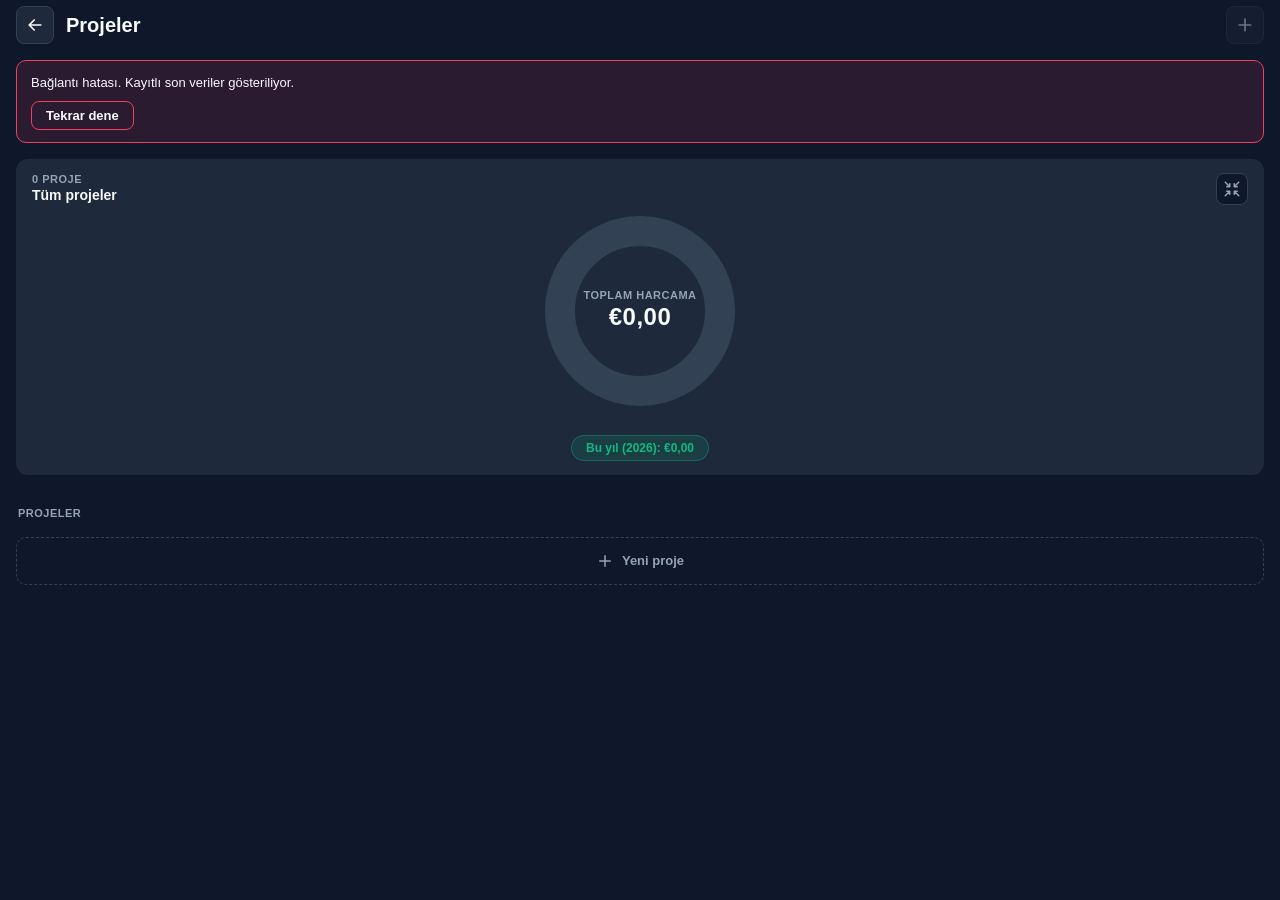
<file: proje.cld.html>
<!DOCTYPE html>
<html lang="tr">
<head>
  <meta charset="UTF-8">
  <meta name="viewport" content="width=device-width, initial-scale=1.0, maximum-scale=1.0, user-scalable=no, viewport-fit=cover">
  <meta name="apple-mobile-web-app-capable" content="yes">
  <meta name="apple-mobile-web-app-status-bar-style" content="black">
  <meta name="theme-color" content="#0f172a">
  <meta name="apple-mobile-web-app-title" content="Harcama Takip">

  <meta http-equiv="Cache-Control" content="no-cache, no-store, must-revalidate">
  <meta http-equiv="Pragma" content="no-cache">
  <meta http-equiv="Expires" content="0">

  <link rel="apple-touch-icon" href="./icon.png">
  <link rel="icon" type="image/png" href="./icon.png">

  <title>Projeler</title>
  <style>
    :root {
      --sat: env(safe-area-inset-top, 0px);
      --sab: env(safe-area-inset-bottom, 0px);
      --bg: #0f172a;
      --card-bg: #1e293b;
      --accent: #38bdf8;
      --primary-blue: #2563eb;
      --text: #f8fafc;
      --text-dim: #94a3b8;
      --border: #334155;
      --green: #10b981;
      --red: #f43f5e;
      --orange: #f59e0b;
      --purple: #a855f7;
    }
    * {
      box-sizing: border-box;
      font-family: -apple-system, BlinkMacSystemFont, "Segoe UI", Roboto, sans-serif;
      margin: 0;
      padding: 0;
      -webkit-tap-highlight-color: transparent;
      -webkit-touch-callout: none;
      -webkit-user-select: none;
      user-select: none;
    }
    input, textarea, select {
      -webkit-user-select: text !important;
      user-select: text !important;
      -webkit-touch-callout: default !important;
    }
    ::-webkit-scrollbar { display: none; }
    * { -ms-overflow-style: none; scrollbar-width: none; }

    html { background-color: var(--bg); margin: 0; padding: 0; }
    html.embed, html.embed body { overscroll-behavior: none; }
    body {
      background-color: var(--bg);
      color: var(--text);
      padding-top: var(--sat);
      padding-left: 16px;
      padding-right: 16px;
      padding-bottom: 24px;
      margin: 0;
      min-height: 100vh;
    }
    body.modal-open { overflow: hidden !important; }
    button { font-family: inherit; color: inherit; }

    /* 2.html'deki gibi kapalı */
    .status-bar-shield {
      display: none; position: fixed; top: 0; left: 0; right: 0;
      height: max(8px, var(--sat)); background-color: var(--bg); z-index: 150;
    }

    /* ÜST BAŞLIK */
    .ph { display: flex; align-items: center; gap: 12px; padding-top: 6px; }
    .pt { flex: 1; font-size: 20px; font-weight: 700; min-width: 0; overflow: hidden; text-overflow: ellipsis; white-space: nowrap; }
    .hb {
      width: 38px; height: 38px; flex-shrink: 0;
      background: var(--card-bg); border: 1px solid var(--border); border-radius: 8px;
      display: flex; align-items: center; justify-content: center; cursor: pointer; color: var(--text);
    }
    .hb svg { width: 20px; height: 20px; }
    .hb:disabled { opacity: .4; cursor: default; }
    .hb:active:not(:disabled) { opacity: .8; }

    /* ÖZET KARTI (GRAFİK) */
    .hero { background: var(--card-bg); border-radius: 12px; padding: 14px 16px; margin-top: 16px; }
    .hr1 { display: flex; justify-content: space-between; align-items: flex-start; gap: 8px; }
    .hbt {
      width: 32px; height: 32px; border-radius: 8px; flex-shrink: 0;
      border: 1px solid var(--border); background: var(--bg); color: var(--text-dim);
      display: flex; align-items: center; justify-content: center; cursor: pointer;
    }
    .hbt svg { width: 18px; height: 18px; }
    .lbl { font-size: 11px; color: var(--text-dim); text-transform: uppercase; font-weight: 600; letter-spacing: 0.5px; }
    .sub0 { font-size: 14px; font-weight: 600; margin-top: 2px; }
    .dw { position: relative; margin: 6px auto 0; width: 200px; height: 200px; }
    .dc { position: absolute; inset: 0; display: flex; flex-direction: column; align-items: center; justify-content: center; pointer-events: none; }
    .tv { font-size: 20px; font-weight: 700; letter-spacing: 0.5px; line-height: 1.2; margin-top: 2px; }
    .tv.big { font-size: 24px; }
    .lgd { display: flex; flex-wrap: wrap; gap: 6px 14px; justify-content: center; margin-top: 12px; font-size: 11px; color: var(--text-dim); }
    .lgd span { display: flex; align-items: center; gap: 6px; }
    .lgd i { width: 8px; height: 8px; border-radius: 50%; display: inline-block; }
    .pillx {
      display: inline-flex; align-items: center; font-size: 12px; font-weight: 700;
      color: var(--green); background: rgba(16,185,129,.14); border: 1px solid rgba(16,185,129,.35);
      padding: 5px 14px; border-radius: 14px;
    }
    .hs { display: flex; align-items: center; gap: 14px; margin-top: 8px; }
    .hrow { display: flex; align-items: center; justify-content: space-between; gap: 10px; }

    /* YIL ÇİPLERİ */
    .chips { display: flex; gap: 6px; overflow-x: auto; margin-top: 14px; }
    .chip {
      flex: 0 0 auto; font-size: 11px; font-weight: 600; padding: 5px 12px; border-radius: 14px;
      border: 1px solid var(--border); background: var(--bg); color: var(--text-dim); cursor: pointer;
    }
    .chip.on { background: rgba(56,189,248,.15); border-color: var(--accent); color: var(--accent); }

    /* BÖLÜM BAŞLIKLARI (2.html .liq-section-title) */
    .sh { display: flex; justify-content: space-between; align-items: center; margin: 22px 2px 8px; min-height: 32px; font-size: 11px; font-weight: 700; color: var(--text-dim); text-transform: uppercase; letter-spacing: 0.5px; }
    .shr { display: flex; align-items: center; gap: 10px; }
    .lnk { background: none; border: none; color: var(--accent); font-size: 11px; font-weight: 600; cursor: pointer; text-transform: none; letter-spacing: 0; }

    /* KAYIT KARTLARI (2.html .item-card) */
    .card2, .ic {
      display: flex; align-items: center; gap: 12px; width: 100%; text-align: left;
      background: var(--card-bg); border: 1px solid var(--border); border-radius: 10px;
      padding: 12px; min-height: 58px; margin-bottom: 8px; cursor: pointer; color: var(--text);
    }
    .ic { display: block; min-height: 0; }
    .card2.selc { box-shadow: 0 0 0 1.5px var(--accent); }
    .ico { width: 42px; height: 42px; border-radius: 12px; display: flex; align-items: center; justify-content: center; flex-shrink: 0; }
    .ico svg { width: 22px; height: 22px; }
    .nm { font-weight: 600; font-size: 14px; }
    .sb { font-size: 11px; color: var(--text-dim); margin-top: 2px; }
    .rt { font-weight: 700; font-size: 15px; text-align: right; white-space: nowrap; }
    .se { font-size: 11px; color: var(--text-dim); font-weight: 500; margin-top: 2px; }
    .arr { font-size: 10px; color: var(--text-dim); margin-right: 4px; }
    .ir { display: flex; justify-content: space-between; align-items: center; gap: 10px; }
    .il { min-width: 0; }
    .addc {
      display: flex; align-items: center; justify-content: center; gap: 8px; width: 100%;
      border: 1.5px dashed var(--border); border-radius: 10px; padding: 14px; color: var(--text-dim);
      font-size: 13px; font-weight: 600; background: transparent; cursor: pointer;
    }
    .addc svg { width: 18px; height: 18px; }
    .chev { width: 18px; height: 18px; color: var(--text-dim); flex-shrink: 0; }
    .tot {
      display: flex; justify-content: space-between; align-items: center; gap: 10px;
      background: #141d2b; border: 1px solid var(--accent); border-radius: 10px;
      padding: 10px 14px; margin-bottom: 10px; font-size: 12px; font-weight: 600;
    }
    .tot b { font-weight: 700; font-size: 15px; color: var(--red); white-space: nowrap; }

    /* KAYDIRMA: DÜZENLE / SİL (2.html .swipe-container) */
    .swc { position: relative; margin-bottom: 8px; }
    .swr { position: relative; overflow: hidden; border-radius: 10px; }
    .swc.open .swr { border-radius: 10px 10px 0 0; }
    .swr .ic, .swr .card2 { margin-bottom: 0; position: relative; z-index: 2; transition: transform .2s ease-out; touch-action: pan-y; }
    .swa { position: absolute; right: 0; top: 0; bottom: 0; display: flex; align-items: stretch; z-index: 1; opacity: 0; pointer-events: none; transition: opacity .15s ease; }
    .swc.swiped .swa, .swc.swiping .swa, .swc:focus-within .swa { opacity: 1; pointer-events: auto; }
    .swb { border: none; outline: none; color: #fff; font-weight: 700; font-size: 13px; cursor: pointer; display: flex; align-items: center; justify-content: center; width: 75px; padding: 0; height: 100%; }
    .swb.edit { background: var(--primary-blue); }
    .swb.del { background: var(--red); }
    .swc.swiped .swcard, .swc.swiping .swcard { border-top-right-radius: 0; border-bottom-right-radius: 0; }
    .swc.open .swcard { border-bottom-left-radius: 0; border-bottom-right-radius: 0; }

    /* NOT AÇILIR KUTUSU (2.html .accordion-body) */
    .acc { display: none; background: #131d31; border: 1px solid var(--border); border-top: none; border-radius: 0 0 10px 10px; padding: 12px 14px; }
    .swc.open .acc { display: block; animation: fadeIn 0.2s ease; }
    .ah { font-size: 11px; font-weight: 700; color: var(--text-dim); margin-bottom: 6px; text-transform: uppercase; }
    .an { font-size: 12px; line-height: 1.5; word-break: break-word; }
    @keyframes fadeIn { from { opacity: 0; transform: translateY(-4px); } to { opacity: 1; transform: translateY(0); } }

    .empty { text-align: center; padding: 26px; color: var(--text-dim); font-size: 14px; }
    .errbox {
      background: rgba(244,63,94,.12); border: 1px solid var(--red); border-radius: 10px;
      padding: 12px 14px; margin-top: 16px; font-size: 13px; line-height: 1.5;
    }
    .errbox button { margin-top: 8px; background: transparent; border: 1px solid var(--red); color: var(--text); border-radius: 8px; padding: 6px 14px; font-size: 13px; font-weight: 600; cursor: pointer; }

    /* ALT SAYFA FORMU (2.html .modal) */
    .modal { display: none; position: fixed; inset: 0; background: rgba(0,0,0,.75); align-items: flex-end; z-index: 999; }
    .modal.open { display: flex; }
    .modal-content {
      background: var(--card-bg); width: 100%; border-radius: 20px 20px 0 0; padding: 20px;
      padding-bottom: max(25px, var(--sab)); border-top: 1px solid var(--border);
      max-height: 90vh; overflow-y: auto; overscroll-behavior: contain;
    }
    .mtt { font-size: 16px; font-weight: 700; margin-bottom: 14px; }
    .fg { margin-bottom: 12px; }
    .fg label { display: block; font-size: 12px; color: var(--text-dim); margin-bottom: 4px; }
    .fi {
      width: 100%; background: var(--bg); border: 1px solid var(--border); color: #fff;
      padding: 11px 12px; border-radius: 8px; font-size: 15px; outline: none; display: block;
      -webkit-appearance: none; appearance: none; min-height: 44px;
    }
    .fi:focus { border-color: var(--accent); }
    .err { font-size: 12px; color: var(--red); min-height: 18px; margin-top: 2px; }
    .ma { display: flex; flex-direction: column; gap: 8px; margin-top: 8px; }
    .btn-submit { width: 100%; background: var(--accent); color: #0f172a; font-weight: bold; padding: 13px; border-radius: 10px; border: none; font-size: 15px; cursor: pointer; }
    .btn-submit:disabled { opacity: .6; }
    .btn-cancel { width: 100%; background: #334155; color: var(--text); font-weight: 600; padding: 12px; border-radius: 10px; border: 1px solid var(--border); font-size: 15px; cursor: pointer; }

    /* ORTADA SEÇİM / ONAY (2.html gizlilik penceresi) */
    .cmodal { display: none; position: fixed; inset: 0; background: rgba(0,0,0,.6); align-items: center; justify-content: center; z-index: 9999; }
    .cmodal.open { display: flex; }
    .cbox { background: var(--card-bg); border: 1px solid var(--border); border-radius: 14px; padding: 20px; width: 90%; max-width: 320px; text-align: center; box-shadow: 0 10px 30px rgba(0,0,0,.5); }
    .cbox h3 { font-size: 16px; font-weight: 700; margin-bottom: 10px; }
    .cbox p { font-size: 13px; color: var(--text-dim); margin-bottom: 18px; line-height: 1.4; }
    .copts { display: flex; flex-direction: column; gap: 8px; }
    .copt { background: rgba(255,255,255,.08); color: #fff; border: 1px solid var(--border); padding: 10px; border-radius: 8px; font-weight: 700; font-size: 13px; cursor: pointer; }
    .copt.cur { background: var(--green); color: #000; border-color: var(--green); }
    .copt.danger { background: var(--red); border-color: var(--red); color: #fff; }
    .cclose { width: 100%; background: #334155; color: var(--text); border: 1px solid #475569; padding: 10px; border-radius: 8px; font-weight: 700; font-size: 13px; margin-top: 8px; cursor: pointer; }

    .toast {
      position: fixed; left: 50%; bottom: max(30px, var(--sab)); transform: translateX(-50%) translateY(20px);
      background: var(--card-bg); border: 1px solid var(--border); border-radius: 12px; padding: 10px 16px;
      font-size: 13px; font-weight: 600; z-index: 10000; opacity: 0; pointer-events: none; transition: all .25s ease; max-width: 90%; text-align: center;
    }
    .toast.show { opacity: 1; transform: translateX(-50%) translateY(0); }
    @media (prefers-reduced-motion: reduce) { .toast, .swr .ic, .swr .card2 { transition: none; } .swc.open .acc { animation: none; } }
  </style>
</head>
<body>
  <div class="status-bar-shield"></div>

  <div id="app">
    <div class="ph">
      <button class="hb" id="pback" aria-label="Bütçeye dön"></button>
      <div class="pt" id="ptitle">Projeler</div>
      <button class="hb" id="padd" aria-label="Proje ekle"></button>
    </div>
    <div id="pbody"></div>
  </div>

  <!-- FORM (alt sayfa) -->
  <div class="modal" id="modal" role="dialog" aria-modal="true" aria-labelledby="mt">
    <div class="modal-content" id="mc"></div>
  </div>

  <!-- SEÇİM / ONAY (ortada pencere) -->
  <div class="cmodal" id="cmodal" role="dialog" aria-modal="true" aria-labelledby="ct">
    <div class="cbox" id="cbox"></div>
  </div>

  <div class="toast" id="toast" role="status"></div>

  <script>
    const PROJE_VERSION = "1.3.0";
    const API_URL = "https://script.google.com/macros/s/AKfycbxwsVf8deHomi5jaNLfU86AkVbRQdXPNHuK8z9qiL1EGJanlSo_1e9BhQX0Kup7BdTb/exec";
    const BACK_URL = "2.html";

    // 2.html bu sayfayı tam ekran bir katman (iframe) içinde açar; böylece iOS uygulamadan çıkmış saymaz.
    const QS = new URLSearchParams(window.location.search);
    const EMBED = QS.get("embed") === "1" && window.parent !== window;
    // Alt menüdeki Projeler sekmesi olarak açıldıysa listede ← gösterilmez (geri dönüş alt menüden)
    const TABMODE = EMBED && QS.get("tab") === "1";
    if (EMBED) {
      document.documentElement.classList.add("embed");
      // Üst boşluk: 2.html'deki başlık satırının ekrandaki yerine birebir hizalanır
      let top = NaN;
      const hy = parseFloat(QS.get("hy"));
      if (isFinite(hy)) {
        try { top = Math.max(0, hy - window.frameElement.getBoundingClientRect().top); } catch (e) {}
      }
      if (!isFinite(top)) { const s = parseFloat(QS.get("sat")); if (isFinite(s)) top = s; }
      if (isFinite(top)) document.documentElement.style.setProperty("--sat", top + "px");
      const sab = parseFloat(QS.get("sab"));
      if (isFinite(sab)) document.documentElement.style.setProperty("--sab", sab + "px");
    }
    function goBackToApp() {
      if (EMBED) window.parent.postMessage({ type: "proje-close" }, window.location.origin);
      else window.location.href = BACK_URL;
    }

    // ---------- Yardımcılar ----------
    const LS = {
      get(k, d) { try { const v = localStorage.getItem(k); return v === null ? d : v; } catch (e) { return d; } },
      set(k, v) { try { localStorage.setItem(k, v); } catch (e) {} }
    };
    function f(n) { return n.toLocaleString("de-DE", { minimumFractionDigits: 2, maximumFractionDigits: 2 }); }
    function esc(s) { return String(s).replace(/[&<>"']/g, c => ({ "&": "&amp;", "<": "&lt;", ">": "&gt;", '"': "&quot;", "'": "&#39;" }[c])); }
    function parseAmt(s) {
      s = String(s).replace(/[€₺\s]/g, "");
      if (!s) return NaN;
      if (s.includes(",") && s.includes(".")) {
        if (s.lastIndexOf(",") > s.lastIndexOf(".")) s = s.replace(/\./g, "").replace(",", ".");
        else s = s.replace(/,/g, "");
      } else if (s.includes(",")) s = s.replace(",", ".");
      return /^\d+(\.\d+)?$/.test(s) ? parseFloat(s) : NaN;
    }
    function ts(s) { const p = String(s || "").split("."); return p.length === 3 ? new Date(+p[2], +p[1] - 1, +p[0]).getTime() : 0; }
    function yr(s) { const p = String(s || "").split("."); return p.length === 3 ? +p[2] : 0; }
    function todayISO() { const d = new Date(); d.setMinutes(d.getMinutes() - d.getTimezoneOffset()); return d.toISOString().split("T")[0]; }
    function dmyToISO(s) { const p = String(s || "").split("."); return p.length === 3 ? p[2] + "-" + p[1].padStart(2, "0") + "-" + p[0].padStart(2, "0") : todayISO(); }
    function sum(l) { let s = 0; l.forEach(x => { s += x.amount; }); return s; }

    // ---------- İkonlar (satır içi SVG, ek kütüphane gerekmez) ----------
    const P = {
      back: '<path d="M5 12h14M5 12l6 6M5 12l6-6"/>',
      plus: '<path d="M12 5v14M5 12h14"/>',
      up: '<path d="M6 15l6-6 6 6"/>',
      down: '<path d="M6 9l6 6 6-6"/>',
      right: '<path d="M9 6l6 6-6 6"/>',
      min: '<path d="M5 9h4V5M3 3l6 6M5 15h4v4M3 21l6-6M19 9h-4V5M15 9l6-6M19 15h-4v4M15 15l6 6"/>',
      shield: '<path d="M11.46 20.846a12 12 0 0 1-7.96-14.846a12 12 0 0 0 8.5-3a12 12 0 0 0 8.5 3a12 12 0 0 1-.09 7.06"/><path d="M15 19l2 2l4-4"/>',
      tool: '<path d="M7 10h3v-3l-3.5-3.5a6 6 0 0 1 8 8l6 6a2 2 0 0 1-3 3l-6-6a6 6 0 0 1-8-8l3.5 3.5"/>',
      cert: '<path d="M15 15m-3 0a3 3 0 1 0 6 0a3 3 0 1 0-6 0"/><path d="M13 17.5v4.5l2-1.5l2 1.5v-4.5"/><path d="M10 19h-5a2 2 0 0 1-2-2v-10c0-1.1.9-2 2-2h14a2 2 0 0 1 2 2v10a2 2 0 0 1-1 1.73"/><path d="M6 9h12M6 12h3M6 15h2"/>',
      tax: '<path d="M5 21v-16a2 2 0 0 1 2-2h10a2 2 0 0 1 2 2v16l-3-2l-2 2l-2-2l-2 2l-2-2l-3 2"/><path d="M14.5 8.5l-5 5"/><path d="M9.5 8.5h.01"/><path d="M14.5 13.5h.01"/>',
      bank: '<path d="M3 21h18"/><path d="M3 10h18"/><path d="M5 6l7-3l7 3"/><path d="M4 10v11"/><path d="M20 10v11"/><path d="M8 14v3"/><path d="M12 14v3"/><path d="M16 14v3"/>',
      tag: '<path d="M7.5 7.5m-1 0a1 1 0 1 0 2 0a1 1 0 1 0-2 0"/><path d="M3 6v5.172a2 2 0 0 0 .586 1.414l7.71 7.71a2.41 2.41 0 0 0 3.408 0l5.592-5.592a2.41 2.41 0 0 0 0-3.408l-7.71-7.71a2 2 0 0 0-1.414-.586h-5.172a3 3 0 0 0-3 3z"/>',
      car: '<path d="M5 17a2 2 0 1 0 4 0a2 2 0 1 0-4 0"/><path d="M15 17a2 2 0 1 0 4 0a2 2 0 1 0-4 0"/><path d="M5 17h-2v-6l2-5h9l4 5h1a2 2 0 0 1 2 2v4h-2m-4 0h-6m-6-6h15m-6 0v-5"/>',
      folder: '<path d="M5 4h4l3 3h7a2 2 0 0 1 2 2v8a2 2 0 0 1-2 2h-14a2 2 0 0 1-2-2v-11a2 2 0 0 1 2-2"/>'
    };
    function ic(n) {
      return '<svg viewBox="0 0 24 24" fill="none" stroke="currentColor" stroke-width="2" stroke-linecap="round" stroke-linejoin="round" aria-hidden="true">' + (P[n] || P.tag) + '</svg>';
    }

    // ---------- Kategori görünümü (renk + ikon) ----------
    const CAT_RULES = [
      { re: /versich|sigorta/i, col: "#38bdf8", ic: "shield" },
      { re: /wartung|bak[ıi]m|servis/i, col: "#f59e0b", ic: "tool" },
      { re: /t[uü]v|muayene/i, col: "#a855f7", ic: "cert" },
      { re: /steuer|vergi/i, col: "#10b981", ic: "tax" },
      { re: /taksit|kredit|finanz|kredi/i, col: "#f43f5e", ic: "bank" }
    ];
    const EXTRA = ["#2563eb", "#14b8a6", "#eab308", "#ec4899"];
    function catLook(c) {
      for (const r of CAT_RULES) if (r.re.test(c)) return r;
      let h = 0; for (let i = 0; i < c.length; i++) h += c.charCodeAt(i);
      return { col: EXTRA[h % EXTRA.length], ic: "tag" };
    }
    const PCOL = ["#38bdf8", "#f59e0b", "#a855f7", "#10b981", "#f43f5e", "#14b8a6"];

    // ---------- Durum ----------
    const NOW_Y = new Date().getFullYear();
    let PROJECTS = [];
    try { PROJECTS = JSON.parse(LS.get("proje_cache", "[]")) || []; } catch (e) { PROJECTS = []; }
    let backendOk = false, loading = true, lastError = "";
    let view = "list", pid = null, yf = "all", cf = null, op = null;

    // Kalıcı varsayılanlar (2.html güncellenince silinmesin diye "proje_" önekli)
    let chartDefault = LS.get("proje_chart_default", "L");   // R = tek satır, M = orta, L = büyük
    if (["R", "M", "L"].indexOf(chartDefault) < 0) chartDefault = "L";
    let catDefault = LS.get("proje_cat_default", "open");     // open | closed
    if (catDefault !== "open" && catDefault !== "closed") catDefault = "open";
    let cm = chartDefault;
    let catOpen = catDefault === "open";

    const body = document.getElementById("pbody");

    // ---------- Grafik ----------
    function donut(segs, total, size) {
      const r = 80, C = 2 * Math.PI * r;
      let off = 0;
      let h = '<svg viewBox="0 0 200 200" width="' + size + '" height="' + size + '" aria-hidden="true" style="display:block"><g transform="rotate(-90 100 100)" fill="none" stroke-width="30"><circle cx="100" cy="100" r="80" stroke="#334155"/>';
      if (total > 0) {
        const gap = segs.length > 1 ? 3 : 0;
        segs.forEach(s => {
          const len = s.val / total * C, dl = Math.max(0, len - gap);
          const dim = (cf && view === "det" && cf !== s.k) ? 0.3 : 1;
          h += '<circle cx="100" cy="100" r="80" stroke="' + s.col + '" stroke-dasharray="' + dl + ' ' + (C - dl) + '" stroke-dashoffset="' + (-off) + '" opacity="' + dim + '"/>';
          off += len;
        });
      }
      return h + "</g></svg>";
    }
    function legend(segs) {
      return '<div class="lgd">' + segs.map(s => '<span><i style="background:' + s.col + '"></i>' + esc(s.label) + "</span>").join("") + "</div>";
    }
    function hero(segs, total, label, sub, pill) {
      const nx = cm === "L" ? ["min", "Grafiği küçült"] : (cm === "M" ? ["up", "Grafiği tek satıra kapat"] : ["down", "Grafiği büyüt"]);
      const hint = nx[1] + ". Basılı tutunca varsayılan görünümü seçersin.";
      const btn = '<button class="hbt" data-act="cm" data-lp="chart" aria-label="' + hint + '" title="' + hint + '">' + ic(nx[0]) + "</button>";
      let h = '<div class="hero">';
      if (cm === "R") {
        return h + '<div class="hrow"><div style="min-width:0"><div class="lbl">' + label + ' • toplam harcama</div><div class="tv">€' + f(total) + "</div></div>" + btn + "</div></div>";
      }
      h += '<div class="hr1"><div style="min-width:0"><div class="lbl">' + sub + '</div><div class="sub0">' + label + "</div></div>" + btn + "</div>";
      if (cm === "M") {
        h += '<div class="hs"><div style="flex-shrink:0">' + donut(segs, total, 96) + '</div><div style="min-width:0"><div class="lbl">Toplam harcama</div><div class="tv">€' + f(total) + "</div>" + (pill ? '<div style="margin-top:8px"><span class="pillx">' + pill + "</span></div>" : "") + "</div></div>" + legend(segs);
      } else {
        h += '<div class="dw">' + donut(segs, total, 200) + '<div class="dc"><div class="lbl">Toplam harcama</div><div class="tv big">€' + f(total) + "</div></div></div>" + legend(segs) + (pill ? '<div style="text-align:center;margin-top:12px"><span class="pillx">' + pill + "</span></div>" : "");
      }
      return h + "</div>";
    }

    // ---------- Ekranlar ----------
    function projCol(p) { const i = PROJECTS.indexOf(p); return PCOL[(i < 0 ? 0 : i) % PCOL.length]; }
    function actionsHtml(editAct, delAct, label) {
      return '<div class="swa"><button class="swb edit" data-act="' + editAct + '" aria-label="' + esc(label) + ' düzenle">Düzenle</button><button class="swb del" data-act="' + delAct + '" aria-label="' + esc(label) + ' sil">Sil</button></div>';
    }

    function vList() {
      let segs = [], tot = 0, yTot = 0, h = "";
      PROJECTS.forEach(p => {
        const s = sum(p.items); tot += s;
        p.items.forEach(x => { if (yr(x.date) === NOW_Y) yTot += x.amount; });
        if (s > 0) segs.push({ k: p.id, label: p.name, val: s, col: projCol(p) });
      });
      if (lastError) {
        h += '<div class="errbox">' + esc(lastError) + '<br><button data-act="retry">Tekrar dene</button></div>';
      }
      if (loading && !PROJECTS.length) { return h + '<div class="empty">Yükleniyor...</div>'; }
      h += hero(segs, tot, "Tüm projeler", PROJECTS.length + " proje", "Bu yıl (" + NOW_Y + "): €" + f(yTot));
      h += '<div class="sh"><span>Projeler</span></div>';
      if (!PROJECTS.length && !lastError) h += '<div class="empty">Henüz proje yok.</div>';
      PROJECTS.forEach(p => {
        const s = sum(p.items), col = projCol(p);
        const last = p.items.slice().sort((a, b) => ts(b.date) - ts(a.date))[0];
        h += '<div class="swc"><div class="swr">' + actionsHtml("ep:" + esc(p.id), "dp:" + esc(p.id), p.name) +
          '<div class="swcard card2" data-act="open:' + esc(p.id) + '" role="button" tabindex="0"><span class="ico" style="background:' + col + '26;color:' + col + '">' + ic(/araba|oto|car|auto|bmw/i.test(p.name) ? "car" : "folder") + '</span><div style="flex:1;min-width:0"><div class="nm">' + esc(p.name) + '</div><div class="sb">' + p.items.length + ' işlem</div></div><div class="rt">€' + f(s) + '<div class="se">' + (last && last.date ? "Son: " + last.date : "Henüz işlem yok") + '</div></div><span class="chev">' + ic("right") + "</span></div></div></div>";
      });
      h += '<button class="addc" data-act="newp">' + ic("plus") + "Yeni proje</button>";
      return h;
    }

    function vDet() {
      const p = PROJECTS.find(x => x.id === pid);
      if (!p) return '<div class="empty">Proje bulunamadı.</div>';
      const ys = [];
      p.items.forEach(x => { const y = yr(x.date); if (y && ys.indexOf(y) < 0) ys.push(y); });
      ys.sort((a, b) => b - a);
      if (yf !== "all" && ys.indexOf(+yf) < 0) yf = "all";
      const base = p.items.filter(x => yf === "all" || yr(x.date) === +yf);
      const g = {}, ks = [];
      base.forEach(x => { const k = x.category || "Diğer"; if (!g[k]) { g[k] = { k: k, v: 0, n: 0 }; ks.push(k); } g[k].v += x.amount; g[k].n++; });
      const cs = ks.map(k => g[k]).sort((a, b) => b.v - a.v);
      if (cf && !g[cf]) cf = null;
      const total = sum(base);
      const segs = cs.map(c => ({ k: c.k, label: c.k, val: c.v, col: catLook(c.k).col }));
      const pill = cf ? esc(cf) + ": €" + f(g[cf].v) : base.length + " işlem";
      let h = hero(segs, total, esc(p.name), yf === "all" ? "Tüm zamanlar" : yf, pill);

      h += '<div class="chips" role="group" aria-label="Yıl filtresi"><button class="chip' + (yf === "all" ? " on" : "") + '" data-act="yr:all" aria-pressed="' + (yf === "all") + '">Tümü</button>';
      ys.forEach(y => { const on = String(yf) === String(y); h += '<button class="chip' + (on ? " on" : "") + '" data-act="yr:' + y + '" aria-pressed="' + on + '">' + y + "</button>"; });
      h += "</div>";

      const tHint = (catOpen ? "Kategorileri gizle" : "Kategorileri göster") + ". Basılı tutunca varsayılanı seçersin.";
      h += '<div class="sh"><span>Kategoriler</span><span class="shr">' + (cf ? '<button class="lnk" data-act="cat:">Filtreyi temizle</button>' : "") + '<button class="hbt" data-act="cato" data-lp="cat" aria-expanded="' + catOpen + '" aria-label="' + tHint + '" title="' + tHint + '">' + ic(catOpen ? "up" : "down") + "</button></span></div>";
      if (catOpen) {
        if (!cs.length) h += '<div class="empty">Henüz işlem yok.</div>';
        cs.forEach(c => {
          const lk = catLook(c.k);
          h += '<button class="card2' + (cf === c.k ? " selc" : "") + '" data-act="cat:' + esc(c.k) + '" aria-pressed="' + (cf === c.k) + '"><span class="ico" style="background:' + lk.col + '26;color:' + lk.col + '">' + ic(lk.ic) + '</span><div style="flex:1;min-width:0"><div class="nm">' + esc(c.k) + '</div><div class="sb">' + c.n + ' işlem</div></div><div class="rt">€' + f(c.v) + '<div class="se">%' + Math.round(c.v / total * 100) + "</div></div></button>";
        });
      }

      const list = base.filter(x => !cf || (x.category || "Diğer") === cf).sort((a, b) => ts(b.date) - ts(a.date) || b.rowIndex - a.rowIndex);
      h += '<div class="sh"><span>İşlemler</span></div>';
      if (base.length) {
        h += '<div class="tot"><span>' + (cf ? esc(cf) : "Tüm kategoriler") + " • " + (yf === "all" ? "tüm zamanlar" : yf) + " • " + list.length + ' işlem</span><b>-€' + f(sum(list)) + "</b></div>";
      }
      if (!list.length) h += '<div class="empty">İşlem bulunamadı.</div>';
      list.forEach(x => {
        const key = "r" + x.rowIndex;
        const hasNote = !!(x.note && String(x.note).trim());
        const open = hasNote && op === key;
        const attrs = hasNote ? ' data-act="tx:' + key + '" role="button" tabindex="0" aria-expanded="' + open + '"' : "";
        h += '<div class="swc' + (open ? " open" : "") + '"><div class="swr">' + actionsHtml("etx:" + x.rowIndex, "dtx:" + x.rowIndex, x.name) +
          '<div class="swcard ic"' + attrs + '><div class="ir"><div class="il"><div class="nm">' + (hasNote ? '<span class="arr">▼</span>' : "") + esc(x.name) + '</div><div class="sb">' + (x.date || "Tarihsiz") + " • " + esc(x.category || "Diğer") + '</div></div><div class="rt" style="color:var(--red)">-€' + f(x.amount) + "</div></div></div></div>" +
          (hasNote ? '<div class="acc"><div class="ah">Not</div><div class="an">' + esc(x.note) + "</div></div>" : "") + "</div>";
      });
      return h;
    }

    function render(keep) {
      const y = window.pageYOffset || 0;
      const det = view === "det";
      const p = det ? PROJECTS.find(x => x.id === pid) : null;
      document.getElementById("ptitle").textContent = det && p ? p.name : "Projeler";
      const back = document.getElementById("pback"), add = document.getElementById("padd");
      back.innerHTML = ic("back");
      add.innerHTML = ic("plus");
      back.setAttribute("aria-label", det ? "Projelere dön" : "Bütçeye dön");
      back.style.display = (TABMODE && !det) ? "none" : "";
      add.setAttribute("aria-label", det ? "İşlem ekle" : "Proje ekle");
      add.disabled = !backendOk;
      openSw = null;
      body.innerHTML = det ? vDet() : vList();
      window.scrollTo(0, keep ? y : 0);
    }

    // ---------- Veri ----------
    async function loadData(silent) {
      try {
        const res = await fetch(API_URL + "?action=getProjectsData&t=" + Date.now());
        const data = await res.json();
        if (!data || !Array.isArray(data.projects)) {
          const er = new Error(data && data.error ? data.error : "NOAPI"); er.api = true; throw er;
        }
        PROJECTS = data.projects;
        backendOk = true; lastError = "";
        LS.set("proje_cache", JSON.stringify(PROJECTS));
        if (view === "det" && !PROJECTS.find(x => x.id === pid)) { view = "list"; pid = null; }
      } catch (e) {
        backendOk = false;
        if (e && e.api) {
          lastError = e.message === "NOAPI"
            ? "Proje verisi alınamadı. Apps Script güncellemesini yapıp yeni sürüm olarak dağıttığından emin ol."
            : e.message;
        } else {
          lastError = "Bağlantı hatası. Kayıtlı son veriler gösteriliyor.";
        }
        if (silent && PROJECTS.length) lastError = "";
      } finally {
        loading = false;
        render(true);
      }
    }
    async function postApi(payload) {
      const r = await fetch(API_URL, { method: "POST", body: JSON.stringify(payload) });
      let j = {};
      try { j = JSON.parse(await r.text()); } catch (e) {}
      if (j.status === "error") throw new Error(j.message || "İşlem başarısız.");
      if (j.status !== "success") throw new Error("Sunucu yanıtı alınamadı. Apps Script güncel mi?");
      return j;
    }

    // ---------- Bildirim ----------
    let toastT = null;
    function toast(msg) {
      const t = document.getElementById("toast");
      t.textContent = msg; t.classList.add("show");
      clearTimeout(toastT); toastT = setTimeout(() => t.classList.remove("show"), 2600);
    }

    // ---------- Form (alt sayfa) ----------
    let FORM = null, busy = false;
    function openForm(cfg) {
      FORM = cfg;
      let h = '<h3 id="mt" class="mtt">' + cfg.title + "</h3>";
      cfg.fields.forEach(fl => {
        const val = fl.val != null ? ' value="' + esc(fl.val) + '"' : "";
        h += '<div class="fg"><label for="f_' + fl.id + '">' + fl.label + "</label>";
        if (fl.type === "date") h += '<input id="f_' + fl.id + '" class="fi" type="date"' + val + ">";
        else if (fl.type === "combo") h += '<input id="f_' + fl.id + '" class="fi" type="text" list="dl_' + fl.id + '" placeholder="' + (fl.ph || "") + '" autocomplete="off"' + val + '><datalist id="dl_' + fl.id + '">' + fl.opts.map(o => '<option value="' + esc(o) + '">').join("") + "</datalist>";
        else h += '<input id="f_' + fl.id + '" class="fi" type="text"' + (fl.type === "amt" ? ' inputmode="decimal"' : "") + ' placeholder="' + (fl.ph || "") + '" autocomplete="off"' + val + ">";
        h += "</div>";
      });
      h += '<div id="me" class="err" role="alert"></div><div class="ma"><button class="btn-submit" id="m-ok">' + (cfg.submit || "Kaydet") + '</button><button class="btn-cancel" id="m-x">Kapat</button></div>';
      document.getElementById("mc").innerHTML = h;
      document.getElementById("modal").classList.add("open");
      document.body.classList.add("modal-open");
      document.getElementById("m-x").onclick = closeForm;
      document.getElementById("m-ok").onclick = submitForm;
      document.querySelectorAll("#mc .fi").forEach(el => {
        el.addEventListener("input", () => { document.getElementById("me").textContent = ""; });
        el.addEventListener("keydown", e => { if (e.key === "Enter") submitForm(); });
      });
      const first = document.querySelector("#mc .fi"); if (first && cfg.fields[0].type !== "date") first.focus();
    }
    function closeForm() {
      document.getElementById("modal").classList.remove("open");
      document.body.classList.remove("modal-open");
      FORM = null;
    }
    async function submitForm() {
      if (!FORM || busy) return;
      const v = {}; FORM.fields.forEach(fl => { v[fl.id] = document.getElementById("f_" + fl.id).value; });
      const err = FORM.validate(v);
      if (err) { document.getElementById("me").textContent = err; return; }
      busy = true;
      const label = FORM.submit || "Kaydet";
      const btn = document.getElementById("m-ok"); btn.disabled = true; btn.textContent = "Kaydediliyor...";
      try {
        await postApi(FORM.payload(v));
        const msg = FORM.okMsg || "Kaydedildi";
        closeForm();
        toast(msg);
        await loadData(true);
      } catch (e) {
        const me = document.getElementById("me");
        if (me) me.textContent = e.message || "Kaydedilemedi.";
        btn.disabled = false; btn.textContent = label;
      } finally { busy = false; }
    }

    function txFields(p, it) {
      const cats = [];
      p.items.forEach(x => { const c = x.category; if (c && cats.indexOf(c) < 0) cats.push(c); });
      ["Wartung", "Versicherung", "TUV", "Steuer", "Taksit"].forEach(c => { if (cats.indexOf(c) < 0) cats.push(c); });
      return [
        { id: "d", label: "Tarih", type: "date", val: it ? dmyToISO(it.date) : todayISO() },
        { id: "a", label: "Tutar (€)", type: "amt", ph: "örn: 120,00 €", val: it ? f(it.amount) : null },
        { id: "n", label: "Nereye harcandı", type: "text", ph: "örn: ATU, Allianz", val: it ? it.name : null },
        { id: "c", label: "Kategori", type: "combo", opts: cats, ph: "örn: Wartung", val: it ? (it.category || "") : null },
        { id: "t", label: "Not (isteğe bağlı)", type: "text", ph: "örn: 111150 km - Yağ değişimi", val: it ? (it.note || "") : null }
      ];
    }
    function txValidate(v) {
      if (!/^\d{4}-\d{2}-\d{2}$/.test(v.d)) return "Geçerli bir tarih seçin.";
      if (!(parseAmt(v.a) > 0)) return "Geçerli bir tutar girin.";
      if (!v.n.trim()) return "Nereye harcandığını yazın.";
      return "";
    }
    function txPayload(v, p, rowIndex) {
      const pl = { projectId: p.id, date: v.d, amount: parseAmt(v.a), name: v.n.trim(), category: v.c.trim() || "Diğer", note: v.t.trim() };
      if (rowIndex != null) pl.rowIndex = rowIndex;
      return pl;
    }
    function openAddProject() {
      if (!backendOk) { toast("Önce bağlantı kurulmalı"); return; }
      openForm({
        title: "Yeni Proje",
        fields: [{ id: "n", label: "Proje adı", type: "text", ph: "örn: Araba, Bisiklet" }],
        validate(v) {
          const n = v.n.trim();
          if (!n) return "Proje adı girin.";
          if (PROJECTS.some(p => p.name.toLowerCase() === n.toLowerCase())) return "Bu isimde bir proje zaten var.";
          return "";
        },
        payload(v) { return { action: "addProject", payload: { name: v.n.trim() } }; }
      });
    }
    function openEditProject(id) {
      if (!backendOk) { toast("Önce bağlantı kurulmalı"); return; }
      const p = PROJECTS.find(x => x.id === id); if (!p) return;
      openForm({
        title: "Projeyi Düzenle",
        submit: "Güncelle", okMsg: "Güncellendi",
        fields: [{ id: "n", label: "Proje adı", type: "text", val: p.name }],
        validate(v) {
          const n = v.n.trim();
          if (!n) return "Proje adı girin.";
          if (PROJECTS.some(q => q.id !== p.id && q.name.toLowerCase() === n.toLowerCase())) return "Bu isimde bir proje zaten var.";
          return "";
        },
        payload(v) { return { action: "editProject", payload: { projectId: p.id, name: v.n.trim() } }; }
      });
    }
    function openAddTx() {
      if (!backendOk) { toast("Önce bağlantı kurulmalı"); return; }
      const p = PROJECTS.find(x => x.id === pid); if (!p) return;
      openForm({
        title: "İşlem Ekle • " + esc(p.name),
        fields: txFields(p, null),
        validate: txValidate,
        payload(v) { return { action: "addProjectItem", payload: txPayload(v, p, null) }; }
      });
    }
    function openEditTx(rowIndex) {
      if (!backendOk) { toast("Önce bağlantı kurulmalı"); return; }
      const p = PROJECTS.find(x => x.id === pid); if (!p) return;
      const it = p.items.find(x => x.rowIndex === rowIndex); if (!it) return;
      openForm({
        title: "İşlemi Düzenle • " + esc(p.name),
        submit: "Güncelle", okMsg: "Güncellendi",
        fields: txFields(p, it),
        validate: txValidate,
        payload(v) { return { action: "editProjectItem", payload: txPayload(v, p, rowIndex) }; }
      });
    }

    // ---------- Seçim ve onay pencereleri ----------
    function openChoice(cfg) {
      let h = '<h3 id="ct">' + cfg.title + "</h3><p>" + cfg.desc + '</p><div class="copts">';
      cfg.options.forEach((o, i) => { h += '<button class="copt' + (o.cur ? " cur" : "") + '" data-i="' + i + '">' + (o.cur ? "✓ " : "") + o.label + "</button>"; });
      h += '</div><button class="cclose" id="cc-x">Vazgeç</button>';
      const box = document.getElementById("cbox");
      box.innerHTML = h;
      document.getElementById("cmodal").classList.add("open");
      box.querySelectorAll(".copt").forEach(b => { b.onclick = () => { cfg.options[+b.getAttribute("data-i")].pick(); closeChoice(); }; });
      document.getElementById("cc-x").onclick = closeChoice;
    }
    function openConfirm(cfg) {
      const box = document.getElementById("cbox");
      box.innerHTML = '<h3 id="ct">' + cfg.title + "</h3><p>" + cfg.desc + '</p><div class="copts"><button class="copt danger" id="cf-y">' + (cfg.yes || "Sil") + '</button></div><button class="cclose" id="cc-x">Vazgeç</button>';
      document.getElementById("cmodal").classList.add("open");
      document.getElementById("cf-y").onclick = () => { closeChoice(); cfg.onYes(); };
      document.getElementById("cc-x").onclick = closeChoice;
    }
    function closeChoice() { document.getElementById("cmodal").classList.remove("open"); }
    document.getElementById("cmodal").addEventListener("click", e => { if (e.target.id === "cmodal") closeChoice(); });

    async function runDelete(payload, okMsg) {
      if (busy) return;
      busy = true;
      try { await postApi(payload); toast(okMsg); await loadData(true); }
      catch (e) { toast(e.message || "Silinemedi."); }
      finally { busy = false; }
    }
    function askDeleteTx(rowIndex) {
      const p = PROJECTS.find(x => x.id === pid); if (!p) return;
      const it = p.items.find(x => x.rowIndex === rowIndex); if (!it) return;
      openConfirm({
        title: "İşlem silinsin mi?",
        desc: esc(it.name) + " • €" + f(it.amount) + (it.date ? " (" + it.date + ")" : "") + " kalıcı olarak silinecek.",
        onYes() { runDelete({ action: "deleteProjectItem", payload: { projectId: p.id, rowIndex: rowIndex } }, "Silindi"); }
      });
    }
    function askDeleteProject(id) {
      const p = PROJECTS.find(x => x.id === id); if (!p) return;
      openConfirm({
        title: "Proje silinsin mi?",
        desc: esc(p.name) + " projesi ve içindeki " + p.items.length + " işlem kalıcı olarak silinecek. Bu işlem geri alınamaz.",
        yes: "Projeyi sil",
        onYes() { runDelete({ action: "deleteProject", payload: { projectId: p.id } }, "Proje silindi"); }
      });
    }

    // ---------- Basılı tutunca varsayılan seçimi ----------
    function openLP(kind) {
      if (kind === "chart") {
        const set = v => () => { chartDefault = v; LS.set("proje_chart_default", v); cm = v; render(true); toast("Varsayılan grafik görünümü kaydedildi"); };
        openChoice({
          title: "Grafik varsayılanı",
          desc: "Projeler sayfaları bu görünümle açılsın.",
          options: [
            { label: "Tek satır", cur: chartDefault === "R", pick: set("R") },
            { label: "Orta", cur: chartDefault === "M", pick: set("M") },
            { label: "Büyük", cur: chartDefault === "L", pick: set("L") }
          ]
        });
      } else if (kind === "cat") {
        const set = v => () => { catDefault = v; LS.set("proje_cat_default", v); catOpen = v === "open"; render(true); toast("Varsayılan kategori görünümü kaydedildi"); };
        openChoice({
          title: "Kategoriler varsayılanı",
          desc: "Proje detayı kategoriler nasıl başlasın?",
          options: [
            { label: "Açık başlasın", cur: catDefault === "open", pick: set("open") },
            { label: "Kapalı başlasın", cur: catDefault === "closed", pick: set("closed") }
          ]
        });
      }
    }

    // ---------- Kaydırma (Düzenle / Sil) ----------
    const SW_W = 150;
    let openSw = null, swState = null, swMoved = false;
    function setSwipe(swc, open) {
      const card = swc.querySelector(".swcard");
      card.style.transition = "";
      card.style.transform = open ? "translateX(-" + SW_W + "px)" : "translateX(0px)";
      swc.classList.toggle("swiped", open);
      swc.classList.remove("swiping");
      if (open) {
        if (openSw && openSw !== swc) setSwipe(openSw, false);
        openSw = swc;
        if (swc.classList.contains("open")) { swc.classList.remove("open"); op = null; card.setAttribute("aria-expanded", "false"); }
      } else if (openSw === swc) openSw = null;
    }
    function closeSwipe() { if (openSw) setSwipe(openSw, false); }

    // ---------- Olaylar ----------
    let lpTimer = null, lpFired = false, lpX = 0, lpY = 0;
    const app = document.getElementById("app");

    app.addEventListener("pointerdown", e => {
      lpFired = false; swMoved = false;
      const sbtn = e.target.closest(".swb");
      const card = e.target.closest(".swcard");
      if (openSw && !sbtn && (!card || card.closest(".swc") !== openSw)) closeSwipe();
      if (card && !sbtn) {
        const swc = card.closest(".swc");
        swState = { card: card, swc: swc, x: e.clientX, y: e.clientY, id: e.pointerId, base: swc === openSw ? -SW_W : 0, dx: 0, lock: null };
      } else swState = null;
      const t = e.target.closest("[data-lp]");
      if (!t) return;
      lpX = e.clientX; lpY = e.clientY;
      clearTimeout(lpTimer);
      lpTimer = setTimeout(() => { lpFired = true; if (navigator.vibrate) navigator.vibrate(40); openLP(t.getAttribute("data-lp")); }, 500);
    });
    app.addEventListener("pointermove", e => {
      if (lpTimer && Math.hypot(e.clientX - lpX, e.clientY - lpY) > 10) { clearTimeout(lpTimer); lpTimer = null; }
      const s = swState;
      if (!s || e.pointerId !== s.id) return;
      const dx = e.clientX - s.x, dy = e.clientY - s.y;
      if (s.lock === null) {
        if (Math.abs(dx) > 6 && Math.abs(dx) > Math.abs(dy)) {
          s.lock = "h";
          try { s.card.setPointerCapture(e.pointerId); } catch (err) {}
          s.card.style.transition = "none";
          s.swc.classList.add("swiping");
        } else if (Math.abs(dy) > 6) { swState = null; return; }
      }
      if (s.lock === "h") {
        const x = Math.max(-(SW_W + 25), Math.min(0, s.base + dx));
        s.card.style.transform = "translateX(" + x + "px)";
        s.dx = dx;
      }
    });
    function endSwipe() {
      clearTimeout(lpTimer); lpTimer = null;
      const s = swState; swState = null;
      if (!s || s.lock !== "h") return;
      swMoved = true;
      const open = s.base === 0 ? s.dx < -35 : s.dx < 35;
      setSwipe(s.swc, open);
    }
    app.addEventListener("pointerup", endSwipe);
    app.addEventListener("pointercancel", endSwipe);
    app.addEventListener("contextmenu", e => { const t = e.target.closest("[data-lp]"); if (t) { e.preventDefault(); openLP(t.getAttribute("data-lp")); } });
    // Klavye ile Düzenle/Sil düğmesine odaklanınca kaydırılmış gibi açılır
    app.addEventListener("focusin", e => {
      const b = e.target.closest(".swb"); if (!b) return;
      const swc = b.closest(".swc"); if (swc && swc !== openSw) setSwipe(swc, true);
    });

    app.addEventListener("click", e => {
      if (lpFired) { lpFired = false; return; }
      if (swMoved) { swMoved = false; return; }
      const t = e.target.closest("[data-act]"); if (!t) return;
      const a = t.getAttribute("data-act"), i = a.indexOf(":");
      const k = i < 0 ? a : a.slice(0, i), v = i < 0 ? "" : a.slice(i + 1);
      // Kaydırılıp açılmış kartta dokunmak kartı kapatır (Düzenle/Sil düğmeleri hariç)
      if (openSw && !t.classList.contains("swb") && t.closest(".swc") === openSw) { closeSwipe(); return; }
      if (k === "cm") { cm = cm === "L" ? "M" : (cm === "M" ? "R" : "L"); render(true); }
      else if (k === "cato") { catOpen = !catOpen; render(true); }
      else if (k === "open") { pid = v; view = "det"; yf = "all"; cf = null; op = null; cm = chartDefault; catOpen = catDefault === "open"; history.pushState({ det: 1 }, ""); render(); }
      else if (k === "newp") openAddProject();
      else if (k === "yr") { yf = v; op = null; render(true); }
      else if (k === "cat") { cf = (v === "" || cf === v) ? null : v; op = null; render(true); }
      else if (k === "tx") { op = (op === v) ? null : v; render(true); }
      else if (k === "etx") openEditTx(+v);
      else if (k === "dtx") askDeleteTx(+v);
      else if (k === "ep") openEditProject(v);
      else if (k === "dp") askDeleteProject(v);
      else if (k === "retry") { lastError = ""; loading = true; render(true); loadData(); }
    });
    app.addEventListener("keydown", e => {
      if (e.key === "Enter" || e.key === " ") { const t = e.target.closest("div[data-act]"); if (t) { e.preventDefault(); t.click(); } }
    });

    document.getElementById("pback").onclick = () => {
      if (view === "det") { history.back(); }
      else { goBackToApp(); }
    };
    document.getElementById("padd").onclick = () => { if (view === "det") openAddTx(); else openAddProject(); };

    window.addEventListener("popstate", () => {
      if (view === "det") { view = "list"; pid = null; yf = "all"; cf = null; op = null; cm = chartDefault; render(); }
    });
    document.addEventListener("keydown", e => {
      if (e.key === "Escape") { if (document.getElementById("cmodal").classList.contains("open")) closeChoice(); else if (FORM) closeForm(); }
    });
    document.getElementById("modal").addEventListener("click", e => { if (e.target.id === "modal") closeForm(); });
    document.addEventListener("visibilitychange", () => { if (!document.hidden && !FORM) loadData(true); });
    // Sekme yeniden görünür olunca ana uygulama haber verir; veriler tazelenir
    window.addEventListener("message", e => {
      if (e.origin === window.location.origin && e.data && e.data.type === "proje-show" && !FORM) loadData(true);
    });

    // ---------- Sürüm kontrolü (2.html'deki gibi; kullanıcı ayarlarını silmez) ----------
    async function checkForUpdates() {
      try {
        const r = await fetch(window.location.href, { cache: "no-store" });
        const html = await r.text();
        const m = html.match(/PROJE_VERSION\s*=\s*["']([^"']+)["']/);
        if (m && m[1] && m[1] !== PROJE_VERSION) window.location.reload(true);
      } catch (e) {}
    }

    render();
    loadData();
    checkForUpdates();
  </script>
</body>
</html>
</file>
<file: 4shared.css>
:root {
--sat: env(safe-area-inset-top, 0px);
--sab: env(safe-area-inset-bottom, 0px);
--bg: #0f172a;
--card-bg: #1e293b;
--card-alt: #131d31;
--accent: #38bdf8;
--primary-blue: #2563eb;
--text: #f8fafc;
--text-dim: #94a3b8;
--border: #334155;
--green: #10b981;
--red: #f43f5e;
--orange: #f59e0b;
--purple: #a855f7;
}

{
box-sizing: border-box;
font-family: -apple-system, BlinkMacSystemFont, "Segoe UI", Roboto, sans-serif;
margin: 0;
padding: 0;
-webkit-tap-highlight-color: transparent;
-webkit-touch-callout: none;
-webkit-user-select: none;
user-select: none;
}

input, textarea, select {
-webkit-user-select: text !important;
user-select: text !important;
-webkit-touch-callout: default !important;
}

::-webkit-scrollbar { display: none; }

{ -ms-overflow-style: none; scrollbar-width: none; }

html {
background-color: var(--bg);
margin: 0;
padding: 0;
}

html.embed, html.embed body {
overscroll-behavior: none;
}

body {
background-color: var(--bg);
color: var(--text);
padding-top: var(--sat);
padding-left: 16px;
padding-right: 16px;
padding-bottom: calc(68px + var(--sab));
margin: 0;
min-height: 100vh;
}

body.modal-open {
overflow: hidden !important;
touch-action: none !important;
}

button {
font-family: inherit;
color: inherit;
}

.ios-top-strip {
position: fixed;
top: 0;
left: 0;
right: 0;
height: 6px;
background-color: var(--bg);
z-index: 151;
}

.toast {
position: fixed;
left: 50%;
bottom: max(76px, calc(var(--sab) + 64px));
transform: translateX(-50%) translateY(20px);
background: var(--card-bg);
border: 1px solid var(--border);
border-radius: 12px;
padding: 10px 16px;
font-size: 13px;
font-weight: 600;
z-index: 100010;
opacity: 0;
pointer-events: none;
transition: all 0.25s ease;
max-width: 90%;
text-align: center;
box-shadow: 0 8px 24px rgba(0, 0, 0, 0.5);
}
.toast.show {
opacity: 1;
transform: translateX(-50%) translateY(0);
}

@keyframes fadeIn {
from { opacity: 0; transform: translateY(-4px); }
to { opacity: 1; transform: translateY(0); }
}

@keyframes spin {
0% { transform: rotate(0deg); }
100% { transform: rotate(360deg); }
}
</file>
